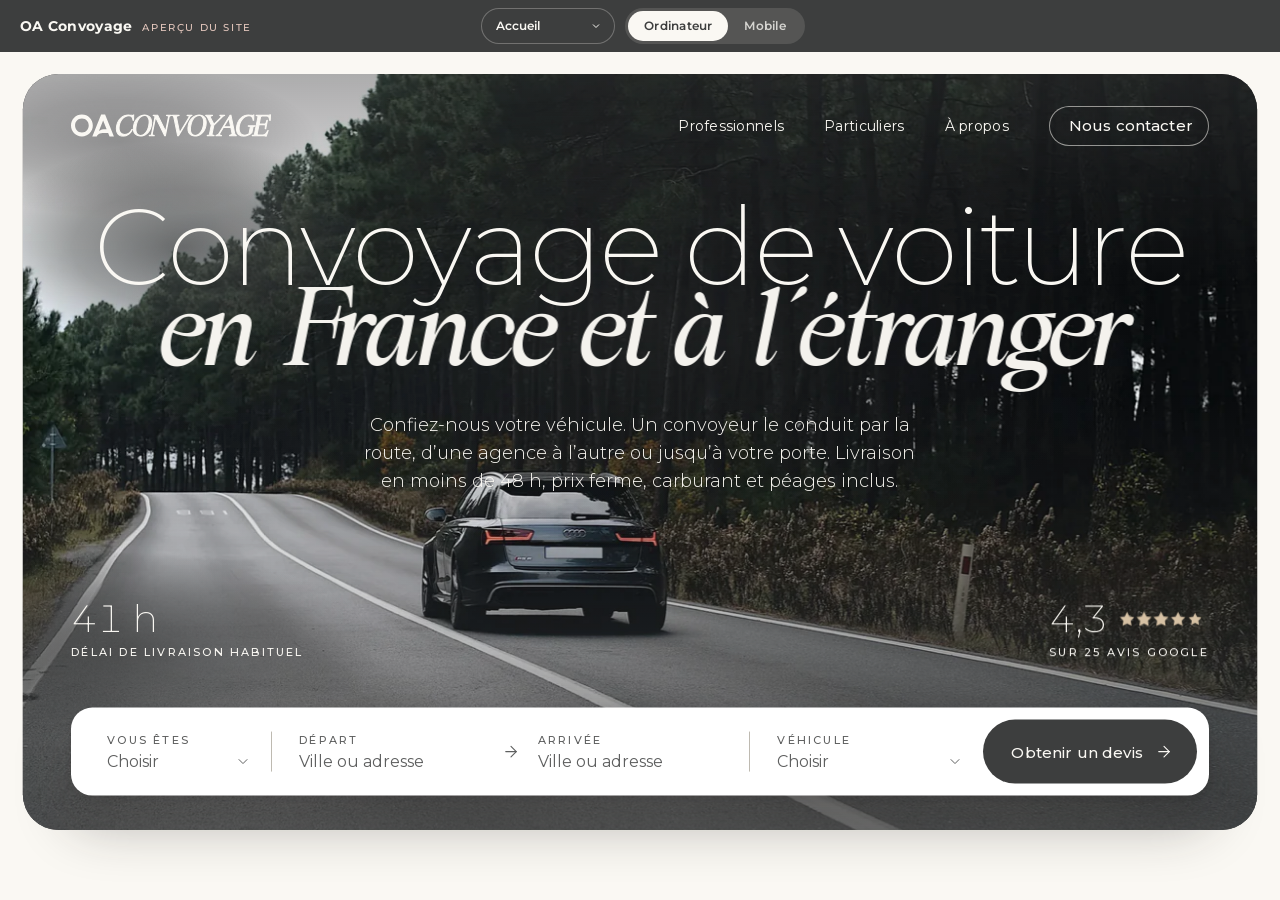
<file: index.html>
<!doctype html>
<html lang="fr">
<head>
<meta charset="utf-8">
<meta name="viewport" content="width=device-width, initial-scale=1, viewport-fit=cover">
<meta name="robots" content="noindex, nofollow">
<title>Aperçu du site OA Convoyage</title>
<meta name="description" content="Aperçu animé du futur site d’OA Convoyage, sur ordinateur et sur mobile.">
<link rel="icon" href="nouvelle/assets/svg/icone.svg" type="image/svg+xml">
<link rel="preconnect" href="https://fonts.googleapis.com"><link rel="preconnect" href="https://fonts.gstatic.com" crossorigin>
<link rel="stylesheet" href="https://fonts.googleapis.com/css2?family=Montserrat:wght@400;500;600;700&display=swap">
<link rel="stylesheet" href="apercu.css">
</head>
<body>
<header class="ap-barre">
  <p class="ap-marque"><b>OA Convoyage</b><span>Aperçu du site</span></p>
  <div class="ap-outils">
    <label class="ap-page"><span class="ap-sr">Page affichée</span><select id="ap-page">
      <option value="accueil">Accueil</option>
      <option value="professionnels">Professionnels</option>
      <option value="particuliers">Particuliers</option>
      <option value="a-propos">À propos</option>
      <option value="contact">Contact</option>
      <option value="convoyages">Convoyages</option>
    </select></label>
    <div class="ap-appareil" role="group" aria-label="Affichage">
      <button type="button" data-appareil="ordinateur" aria-pressed="true">Ordinateur</button>
      <button type="button" data-appareil="mobile" aria-pressed="false">Mobile</button>
    </div>
  </div>
</header>

<main class="ap-scene" data-appareil="ordinateur">
  <div class="ap-cadre"><iframe id="ap-site" title="Site OA Convoyage" src="about:blank"></iframe></div>
</main>

<div class="ap-anciennes" role="region" aria-label="Remarques gardées sur cet appareil" hidden>
  <p>Vous aviez noté <b class="ap-anciennes__nb"></b> sur cet appareil avec l’ancien outil. Envoyez-les-nous pour qu’elles ne se perdent pas.</p>
  <div><button type="button" class="ap-anciennes__envoi">Envoyer à HWS</button><button type="button" class="ap-anciennes__copie">Copier</button><button type="button" class="ap-anciennes__x" aria-label="Fermer">×</button></div>
</div>
<p class="ap-toast" role="status" hidden></p>
<script src="apercu.js"></script>
</body>
</html>
</file>
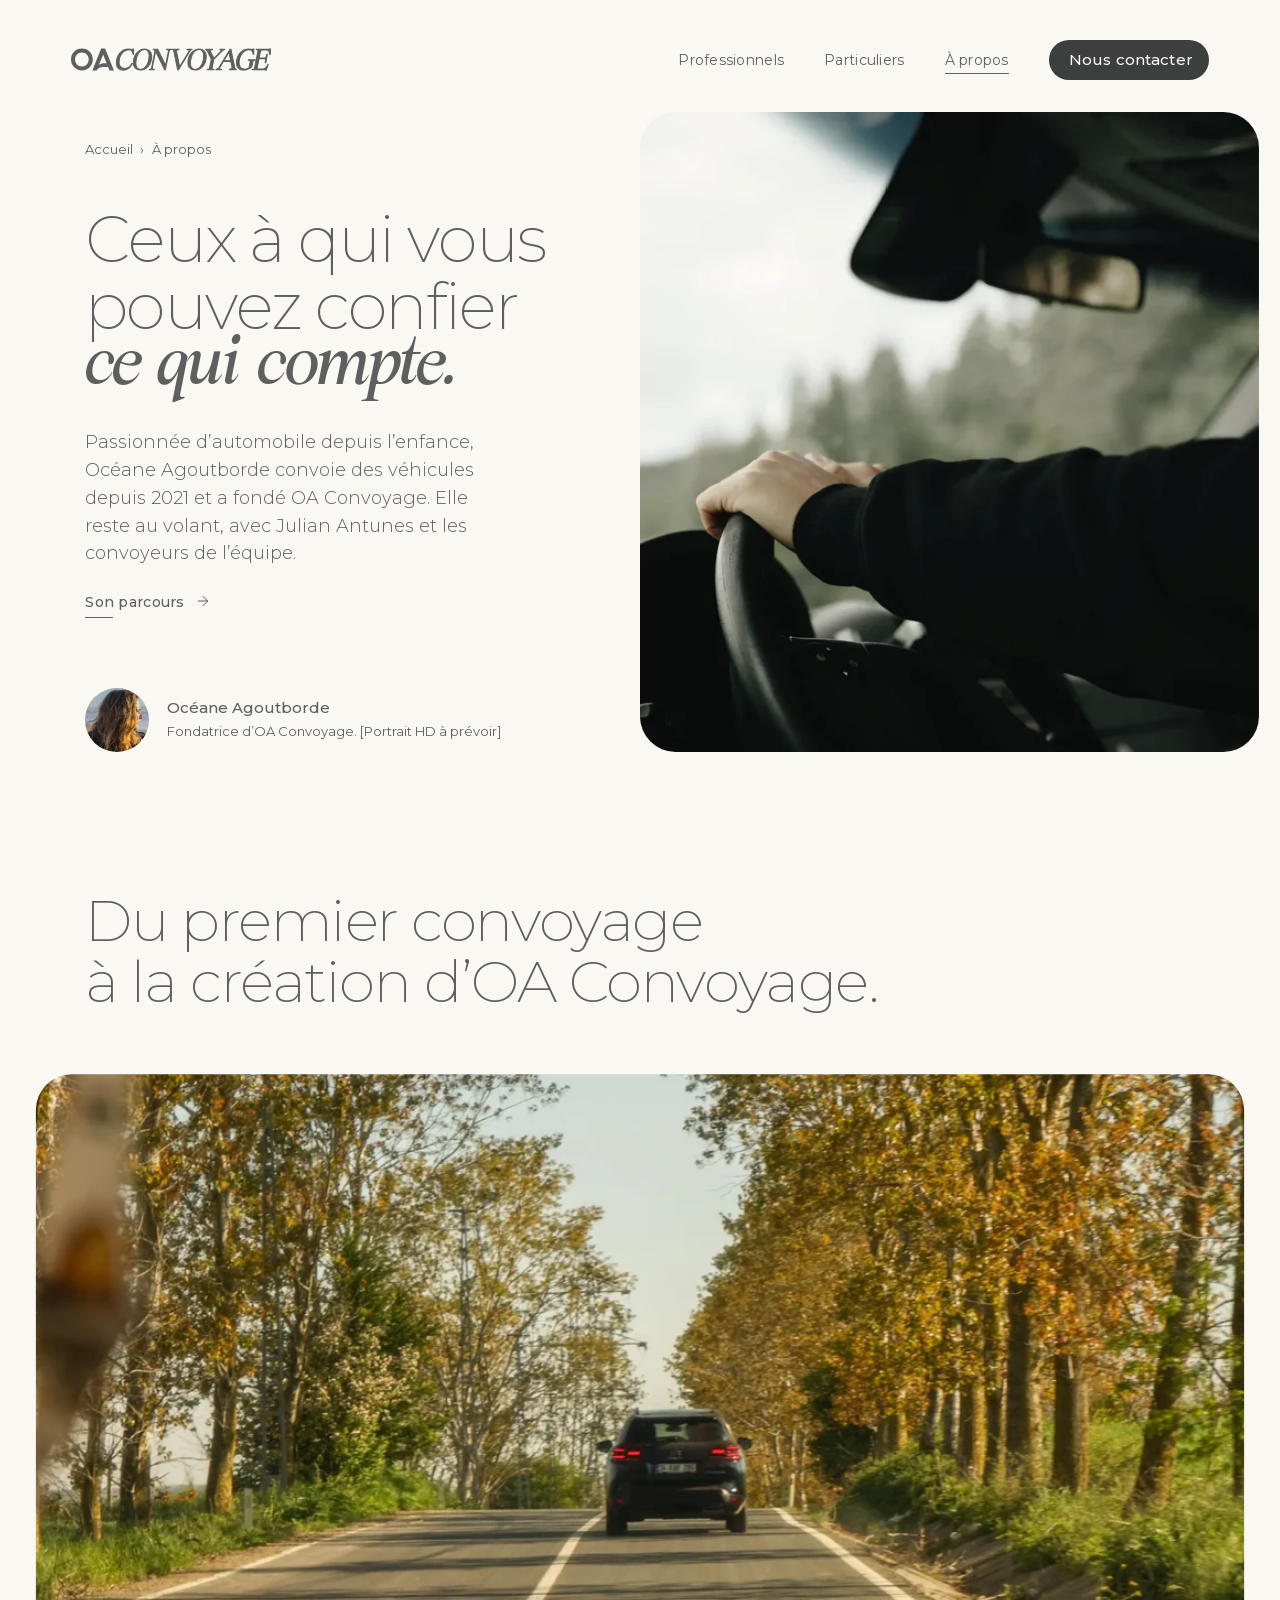
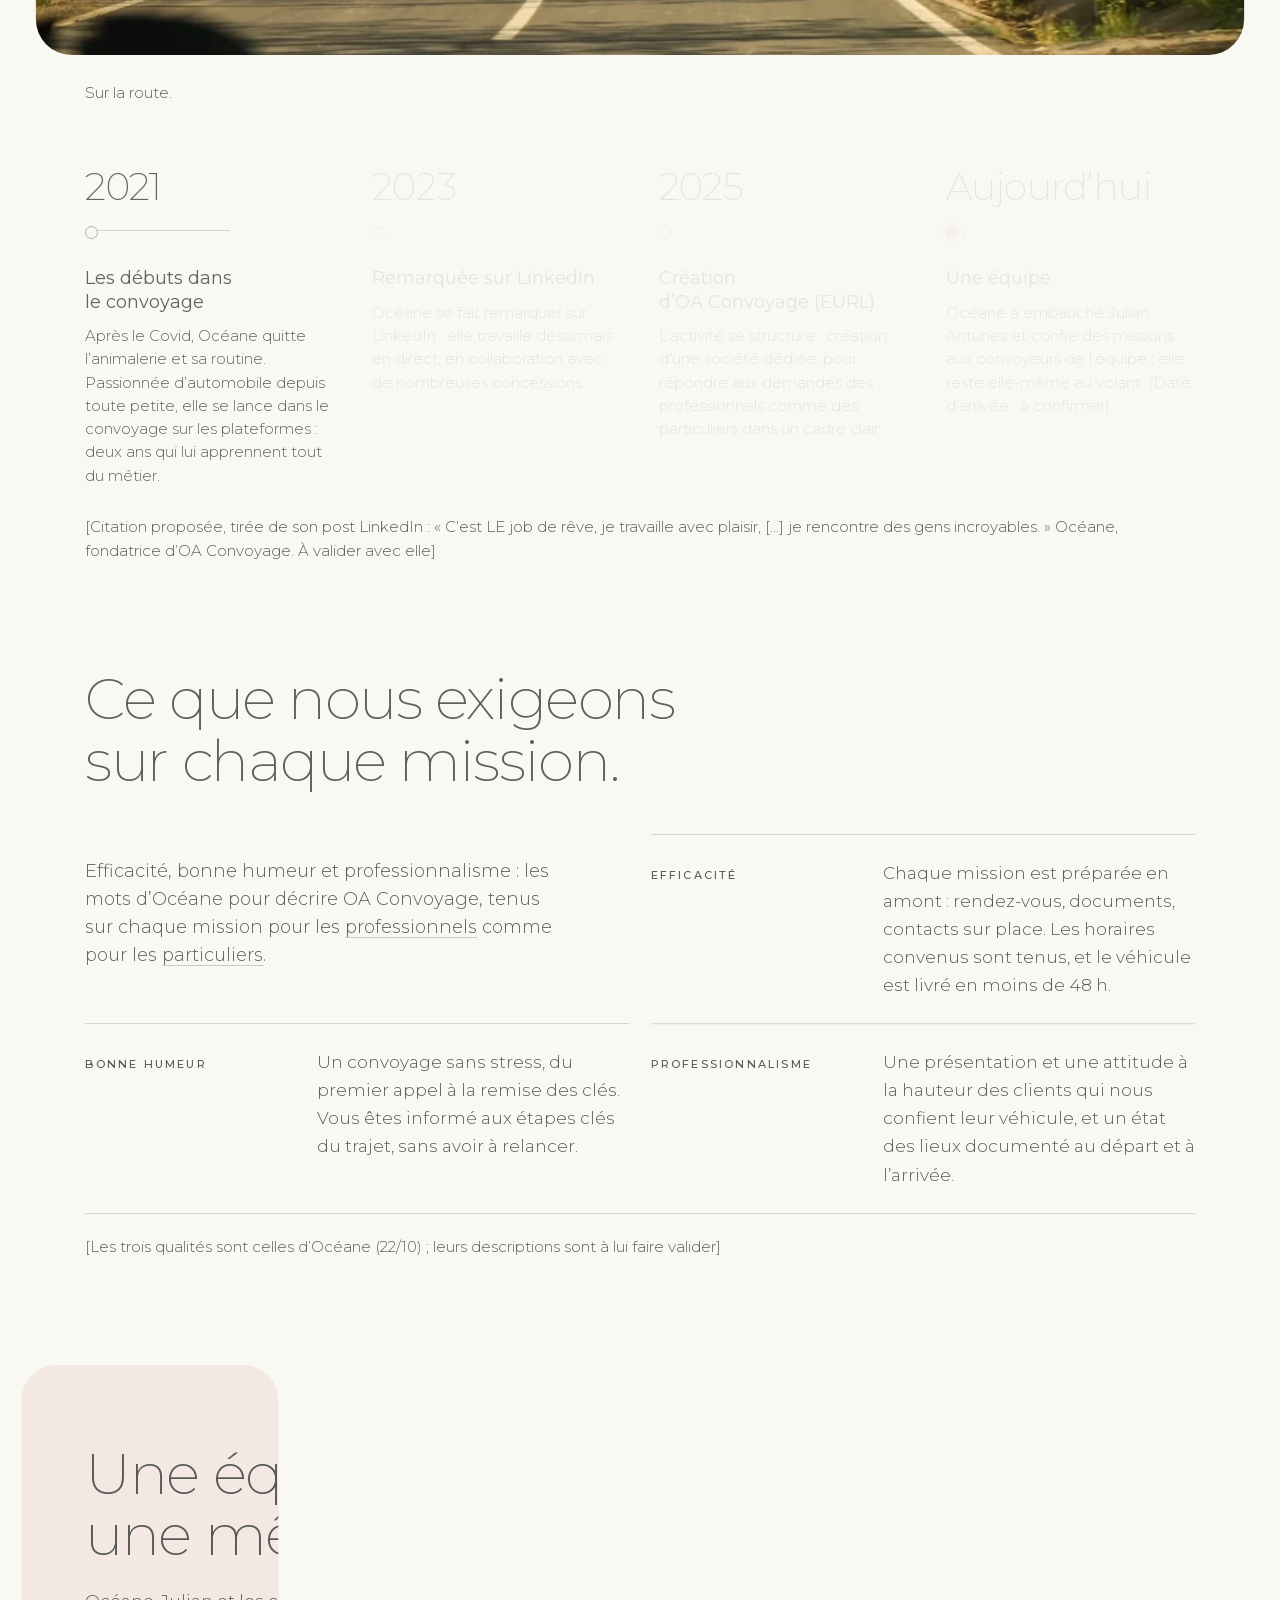
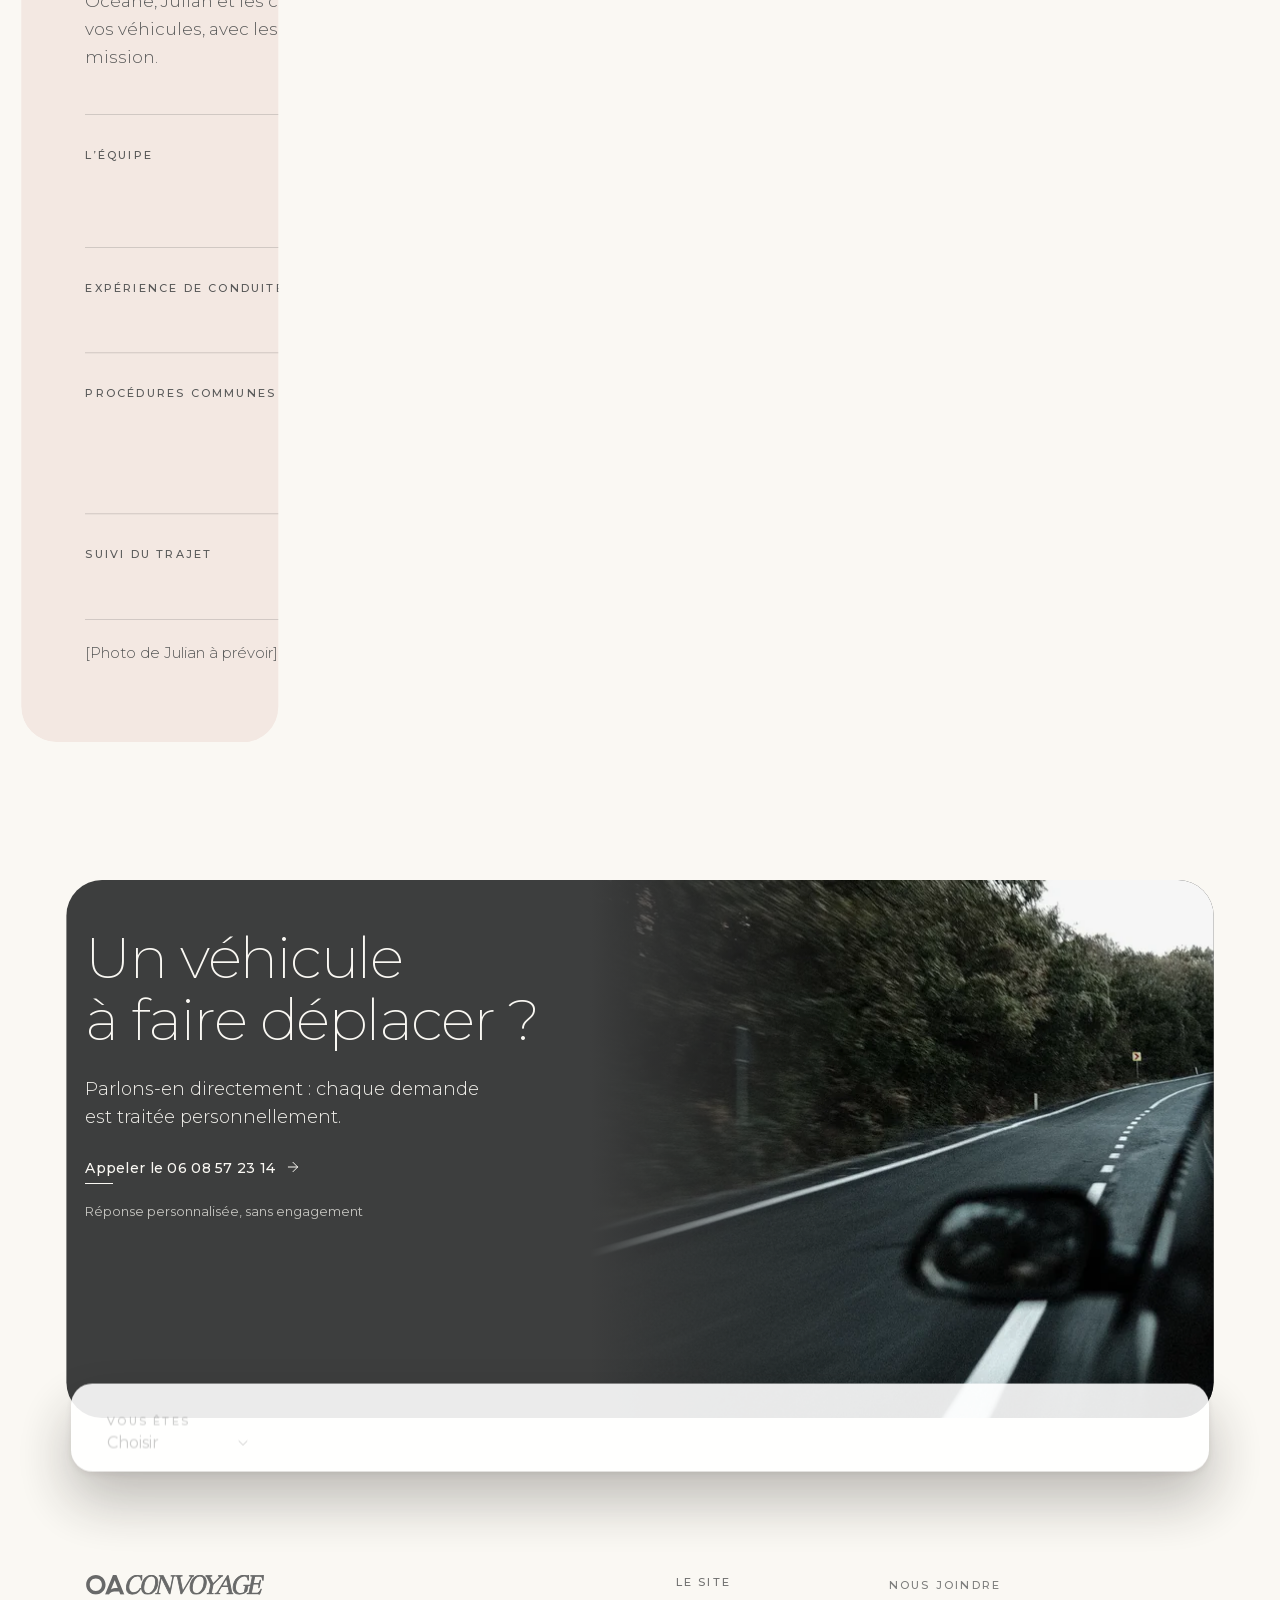
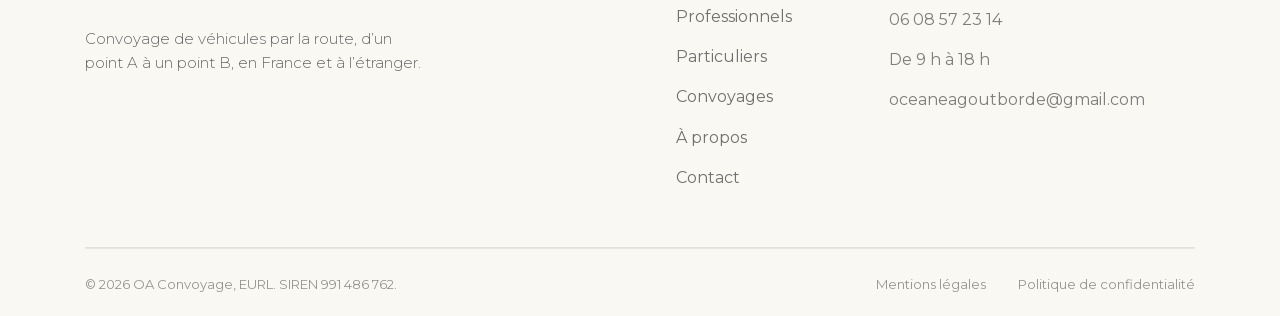
<file: nouvelle/a-propos.html>
<!doctype html>
<html lang="fr">
<head>
<meta charset="utf-8">
<meta name="viewport" content="width=device-width, initial-scale=1, viewport-fit=cover">
<title>À propos d’OA Convoyage, Océane Agoutborde et son équipe</title>
<meta name="description" content="Passionnée d’automobile, Océane Agoutborde convoie des véhicules depuis 2021 et a fondé OA Convoyage. Une équipe de convoyeurs, les mêmes procédures sur chaque mission.">
<meta name="robots" content="noindex, nofollow">
<meta name="theme-color" content="#faf8f3">
<link rel="icon" href="assets/svg/icone.svg" type="image/svg+xml">
<link rel="icon" href="assets/img/favicon-32.png" sizes="32x32" type="image/png">
<link rel="apple-touch-icon" href="assets/img/webclip-256.png">
<link rel="preload" href="assets/fonts/montserrat-latin.woff2" as="font" type="font/woff2" crossorigin>
<link rel="preload" href="assets/fonts/swarsh-daisy-italic.woff2" as="font" type="font/woff2" crossorigin>
<link rel="stylesheet" href="assets/css/main.css">
<script>(function(d){d.classList.add('js');if(!matchMedia('(prefers-reduced-motion: reduce)').matches){d.classList.add('anim');setTimeout(function(){d.classList.remove('anim')},3500)}})(document.documentElement)</script>
<script src="https://api-flowdesk.hws.pm/remarques.js" data-projet="pr-e3f974cdbcfcf78e87dd87f5c34ced4b" defer></script>
</head>
<body class="page page--a-propos" data-page="a-propos">
<a class="evitement" href="#contenu">Aller au contenu</a>
<header class="entete entete--clair" data-entete>
  <div class="entete__barre">
    <a class="entete__logo" href="accueil.html" aria-label="OA Convoyage, retour à l’accueil">
      <img class="entete__logo-img" src="assets/svg/logo-anthracite.svg" alt="" width="200" height="23">
    </a>
    <nav class="entete__nav" aria-label="Navigation principale">
      <a class="entete__lien" href="professionnels.html">Professionnels</a>
      <a class="entete__lien" href="particuliers.html">Particuliers</a>
      <a class="entete__lien" href="a-propos.html" aria-current="page">À propos</a>
      <a class="bouton bouton--s entete__cta" href="contact.html"><span class="bouton__libelle">Nous contacter</span></a>
    </nav>
    <button class="entete__menu" type="button" aria-expanded="false" aria-controls="menu-mobile" data-menu-ouvrir>
      <span class="sr">Ouvrir le menu</span>
      <svg viewBox="0 0 24 24" fill="none" stroke="currentColor" stroke-width="1.5" stroke-linecap="round" aria-hidden="true" focusable="false"><path class="entete__menu-l1" d="M4 8H20"/><path class="entete__menu-l2" d="M4 16H20"/></svg>
    </button>
  </div>
</header>

<main id="contenu">

  <!-- ===================================================== hero -->
  <section class="hero-public hero-public--apropos" data-hero-public aria-labelledby="hero-titre">
    <div class="hero-public__texte">
      <nav class="ariane" aria-label="Fil d’Ariane"><ol><li><a href="accueil.html">Accueil</a></li><li aria-current="page">À propos</li></ol></nav>
      <h1 class="hero-public__titre" id="hero-titre"><span class="t-titre1 hero-public__ligne">Ceux à qui vous<br class="br-d"> pouvez confier</span> <span class="t-accent-m hero-public__accent" data-script>ce qui compte.</span></h1>
      <p class="t-chapo hero-public__chapo hero-public__chapo--large">Passionnée d’automobile depuis l’enfance, Océane Agoutborde convoie des véhicules depuis 2021 et a fondé OA Convoyage. Elle reste au volant, avec Julian Antunes et les convoyeurs de l’équipe.</p>
      <a class="lien lien--sombre hero-public__lien" href="#parcours"><span class="lien__ligne"><span class="lien__libelle">Son parcours</span><svg class="icone icone--fleche lien__fleche" viewBox="0 0 24 24" fill="none" stroke="currentColor" stroke-width="1.5" stroke-linecap="round" stroke-linejoin="round" aria-hidden="true" focusable="false"><path d="M5 12H19"/><path d="M12 5L19 12L12 19"/></svg>
</span><span class="lien__trait" aria-hidden="true"></span></a>

    </div>
    <picture class="photo hero-public__photo"><source media="(max-width: 767px)" srcset="assets/img/apropos-hero-m.webp"><img src="assets/img/apropos-hero-d.webp" srcset="assets/img/apropos-hero-d-480.webp 480w, assets/img/apropos-hero-d-640.webp 640w, assets/img/apropos-hero-d-800.webp 800w, assets/img/apropos-hero-d-960.webp 960w, assets/img/apropos-hero-d.webp 1392w" sizes="(max-width: 991px) calc(100vw - 32px), (min-width: 1920px) 928px, 48.33vw" alt="Main posée sur le volant, forêt à la vitre." width="696" height="720" loading="eager" decoding="async" fetchpriority=high></picture>

    <div class="signature hero-public__signature">
  <img class="signature__portrait" src="assets/img/portrait-signature.webp" alt="Portrait d’Océane Agoutborde" width="64" height="64" loading="lazy" decoding="async">
  <div class="signature__texte"><span class="signature__nom">Océane Agoutborde</span><span class="signature__role">Fondatrice d’OA Convoyage. [Portrait HD à prévoir]</span></div>
</div>

  </section>

  <!-- ============================================== son parcours -->
  <section class="parcours" id="parcours" aria-labelledby="parcours-titre">
    <h2 class="t-titre2 parcours__titre" id="parcours-titre" data-lignes>Du premier convoyage<br class="br-d"> à la création d’OA&nbsp;Convoyage.</h2>
    <figure class="parcours__planche">
      <picture class="photo parcours__photo encastre"><source media="(max-width: 767px)" srcset="assets/img/apropos-route-m.webp"><img src="assets/img/apropos-route-d.webp" srcset="assets/img/apropos-route-d-480.webp 480w, assets/img/apropos-route-d-640.webp 640w, assets/img/apropos-route-d-800.webp 800w, assets/img/apropos-route-d-960.webp 960w, assets/img/apropos-route-d-1280.webp 1280w, assets/img/apropos-route-d-1440.webp 1440w, assets/img/apropos-route-d-1600.webp 1600w, assets/img/apropos-route-d-1920.webp 1920w, assets/img/apropos-route-d-2400.webp 2400w, assets/img/apropos-route-d.webp 2784w" sizes="(max-width: 991px) calc(100vw - 32px), (min-width: 1920px) 1856px, 96.67vw" alt="Route bordée d’arbres d’automne, vue depuis l’habitacle." width="1392" height="680" loading="lazy" decoding="async"></picture>

      <figcaption class="legende parcours__legende">Sur la route.</figcaption>
    </figure>
    <div class="parcours__route" data-piste="jalons">
      <ol class="jalons" data-jalons>
        <li class="jalons__filet" aria-hidden="true"></li>
        <li class="jalon jalon--passe" data-jalon data-carte>
  <span class="jalon__annee">2021</span>
  <span class="jalon__repere" aria-hidden="true"><span class="jalon__halo"></span><span class="jalon__anneau"></span></span>
  <h3 class="jalon__titre">Les débuts dans le convoyage</h3>
  <p class="jalon__texte">Après le Covid, Océane quitte l’animalerie et sa routine. Passionnée d’automobile depuis toute petite, elle se lance dans le convoyage sur les plateformes&nbsp;: deux ans qui lui apprennent tout du métier.</p>
</li>

        <li class="jalon jalon--passe" data-jalon data-carte>
  <span class="jalon__annee">2023</span>
  <span class="jalon__repere" aria-hidden="true"><span class="jalon__halo"></span><span class="jalon__anneau"></span></span>
  <h3 class="jalon__titre">Remarquée sur LinkedIn</h3>
  <p class="jalon__texte">Océane se fait remarquer sur LinkedIn&nbsp;: elle travaille désormais en direct, en collaboration avec de nombreuses concessions.</p>
</li>

        <li class="jalon jalon--passe" data-jalon data-carte>
  <span class="jalon__annee">2025</span>
  <span class="jalon__repere" aria-hidden="true"><span class="jalon__halo"></span><span class="jalon__anneau"></span></span>
  <h3 class="jalon__titre">Création d’OA&nbsp;Convoyage (EURL)</h3>
  <p class="jalon__texte">L’activité se structure&nbsp;: création d’une société dédiée, pour répondre aux demandes des professionnels comme des particuliers dans un cadre clair.</p>
</li>

        <li class="jalon jalon--aujourdhui" data-jalon data-carte>
  <span class="jalon__annee">Aujourd’hui</span>
  <span class="jalon__repere" aria-hidden="true"><span class="jalon__halo"></span><span class="jalon__anneau"></span></span>
  <h3 class="jalon__titre">Une équipe</h3>
  <p class="jalon__texte">Océane a embauché Julian Antunes et confie des missions aux convoyeurs de l’équipe&nbsp;; elle reste elle-même au volant. [Date d’arrivée&nbsp;: à confirmer]</p>
</li>

      </ol>
    </div>
    <div class="defilement defilement--sombre parcours__defilement" data-defilement="jalons">
  <button class="defilement__bouton" type="button" data-prec aria-label="Étape précédente"><svg class="icone icone--fleche-g " viewBox="0 0 24 24" fill="none" stroke="currentColor" stroke-width="1.5" stroke-linecap="round" stroke-linejoin="round" aria-hidden="true" focusable="false"><path d="M19 12H5"/><path d="M12 19L5 12L12 5"/></svg>
</button>
  <span class="defilement__position" aria-live="polite"><span data-pos>1</span>&nbsp;/&nbsp;<span data-total>4</span></span>
  <button class="defilement__bouton" type="button" data-suiv aria-label="Étape suivante"><svg class="icone icone--fleche " viewBox="0 0 24 24" fill="none" stroke="currentColor" stroke-width="1.5" stroke-linecap="round" stroke-linejoin="round" aria-hidden="true" focusable="false"><path d="M5 12H19"/><path d="M12 5L19 12L12 19"/></svg>
</button>
</div>

    <p class="crochet parcours__crochet">[Citation proposée, tirée de son post LinkedIn&nbsp;: «&nbsp;C’est LE job de rêve, je travaille avec plaisir, […] je rencontre des gens incroyables.&nbsp;» Océane, fondatrice d’OA Convoyage. À valider avec elle]</p>
  </section>

  <!-- ============================================ notre exigence -->
  <section class="exigence" aria-labelledby="exigence-titre">
    <h2 class="t-titre2 exigence__titre" id="exigence-titre" data-lignes>Ce que nous exigeons<br class="br-d"> sur chaque mission.</h2>
    <dl class="fiche exigence__grille">
      <div class="exigence__intro"><p class="t-chapo">Efficacité, bonne humeur et professionnalisme&nbsp;: les mots d’Océane pour décrire OA Convoyage, tenus sur chaque mission pour les <a class="lien-texte" href="professionnels.html">professionnels</a> comme pour les <a class="lien-texte" href="particuliers.html">particuliers</a>.</p></div>
      <div class="ligne-fiche "><dt class="ligne-fiche__libelle">Efficacité</dt><dd class="ligne-fiche__valeur">Chaque mission est préparée en amont&nbsp;: rendez-vous, documents, contacts sur place. Les horaires convenus sont tenus, et le véhicule est livré en moins de 48&nbsp;h.</dd></div>

      <div class="ligne-fiche "><dt class="ligne-fiche__libelle">Bonne humeur</dt><dd class="ligne-fiche__valeur">Un convoyage sans stress, du premier appel à la remise des clés. Vous êtes informé aux étapes clés du trajet, sans avoir à relancer.</dd></div>

      <div class="ligne-fiche "><dt class="ligne-fiche__libelle">Professionnalisme</dt><dd class="ligne-fiche__valeur">Une présentation et une attitude à la hauteur des clients qui nous confient leur véhicule, et un état des lieux documenté au départ et à l’arrivée.</dd></div>

    </dl>
    <p class="crochet exigence__crochet">[Les trois qualités sont celles d’Océane (22/10)&nbsp;; leurs descriptions sont à lui faire valider]</p>
  </section>

  <!-- ================================================== l'équipe -->
  <section class="equipe-ap encastre sur-doux" data-equipe-ap aria-labelledby="equipe-titre">
    <div class="equipe-ap__texte">
      <h2 class="t-titre2 equipe-ap__titre" id="equipe-titre" data-lignes>Une équipe,<br> une même exigence.</h2>
      <p class="t-corps-l equipe-ap__intro">Océane, Julian et les convoyeurs de l’équipe conduisent vos véhicules, avec les mêmes procédures sur chaque mission.</p>
    </div>
    <div class="equipe-ap__portrait">
      <img src="assets/img/portrait-equipe.webp" alt="Portrait d’Océane Agoutborde, fondatrice d’OA Convoyage." width="240" height="320" loading="lazy" decoding="async">
      <p class="equipe-ap__legende"><span class="t-nom">Océane Agoutborde</span><span class="t-corps">Fondatrice et convoyeuse</span><span class="crochet">[Portrait HD à prévoir]</span></p>
    </div>
    <dl class="fiche equipe-ap__engagements">
      <div class="ligne-fiche "><dt class="ligne-fiche__libelle">L’équipe</dt><dd class="ligne-fiche__valeur">Océane, la fondatrice, Julian Antunes et les convoyeurs de l’équipe.</dd></div>

      <div class="ligne-fiche "><dt class="ligne-fiche__libelle">Expérience de conduite</dt><dd class="ligne-fiche__valeur">[Ancienneté de permis et expérience exigées à confirmer]</dd></div>

      <div class="ligne-fiche "><dt class="ligne-fiche__libelle">Procédures communes</dt><dd class="ligne-fiche__valeur">Même préparation, même état des lieux documenté, même communication sur chaque mission.</dd></div>

      <div class="ligne-fiche "><dt class="ligne-fiche__libelle">Suivi du trajet</dt><dd class="ligne-fiche__valeur">Vous êtes informé aux étapes clés, du départ à la livraison.</dd></div>

    </dl>
    <p class="crochet equipe-ap__crochet">[Photo de Julian à prévoir]</p>
  </section>

  <!-- ====================================================== fin -->
  <section class="fin fin--apropos" data-fin aria-labelledby="fin-titre">
    <div class="fin__panneau encastre sur-nuit">
      <picture class="photo fin__photo"><source media="(max-width: 767px)" srcset="assets/img/apropos-fin-route-m.webp"><img src="assets/img/apropos-fin-route-d.webp" srcset="assets/img/apropos-fin-route-d-480.webp 480w, assets/img/apropos-fin-route-d-640.webp 640w, assets/img/apropos-fin-route-d-800.webp 800w, assets/img/apropos-fin-route-d-960.webp 960w, assets/img/apropos-fin-route-d-1280.webp 1280w, assets/img/apropos-fin-route-d.webp 1504w" sizes="(max-width: 991px) 78vw, (min-width: 1920px) 1003px, 52.22vw" alt="Route bordée d’arbres, vue depuis la vitre d’une voiture en mouvement, rétroviseur au premier plan." width="752" height="640" loading="lazy" decoding="async"></picture>

      <span class="fin__fondu" aria-hidden="true"></span>
      <div class="fin__texte">
        <h2 class="t-titre2" id="fin-titre" data-lignes>Un véhicule<br class="br-d"> à faire déplacer&nbsp;?</h2>
        <p class="t-chapo fin__chapo" data-monte>Parlons-en directement&nbsp;: chaque demande est traitée personnellement.</p>
        <a class="lien lien--clair fin__appel" href="tel:+33608572314"><span class="lien__ligne"><span class="lien__libelle">Appeler le 06&nbsp;08&nbsp;57&nbsp;23&nbsp;14</span><svg class="icone icone--fleche lien__fleche" viewBox="0 0 24 24" fill="none" stroke="currentColor" stroke-width="1.5" stroke-linecap="round" stroke-linejoin="round" aria-hidden="true" focusable="false"><path d="M5 12H19"/><path d="M12 5L19 12L12 19"/></svg>
</span><span class="lien__trait" aria-hidden="true"></span></a>

        <p class="fin__mention">Réponse personnalisée, sans engagement</p>
      </div>
    </div>
    <form class="barre fin__barre" action="contact.html" method="get" data-barre="vide" novalidate>
  <input type="hidden" name="source" value="a-propos-fin">
  <div class="barre__champ barre__champ--liste barre__champ--profil">
    <label class="barre__etiquette" for="fin-profil">Vous êtes</label>
    <span class="barre__valeur"><select class="barre__saisie" id="fin-profil" name="profil" data-exemple=""><option value="" hidden>Choisir</option><option value="pro">Professionnel</option><option value="part">Particulier</option></select><svg class="icone icone--chevron barre__chevron" viewBox="0 0 24 24" fill="none" stroke="currentColor" stroke-width="1.5" stroke-linecap="round" stroke-linejoin="round" aria-hidden="true" focusable="false"><path d="M6 9L12 15L18 9"/></svg>
</span>
  </div>
  <div class="barre__champ barre__champ--depart">
    <label class="barre__etiquette" for="fin-depart">Départ</label>
    <span class="barre__valeur"><input class="barre__saisie" id="fin-depart" name="depart" type="text" placeholder="Ville ou adresse" value="" data-exemple="" autocomplete="off"></span>
  </div>
  <svg class="icone icone--fleche barre__vers" viewBox="0 0 24 24" fill="none" stroke="currentColor" stroke-width="1.5" stroke-linecap="round" stroke-linejoin="round" aria-hidden="true" focusable="false"><path d="M5 12H19"/><path d="M12 5L19 12L12 19"/></svg>

  <div class="barre__champ barre__champ--arrivee">
    <label class="barre__etiquette" for="fin-arrivee">Arrivée</label>
    <span class="barre__valeur"><input class="barre__saisie" id="fin-arrivee" name="arrivee" type="text" placeholder="Ville ou adresse" value="" data-exemple="" autocomplete="off"></span>
  </div>
  <div class="barre__champ barre__champ--liste barre__champ--vehicule">
    <label class="barre__etiquette" for="fin-vehicule">Véhicule</label>
    <span class="barre__valeur"><select class="barre__saisie" id="fin-vehicule" name="vehicule" data-exemple=""><option value="" disabled selected hidden>Choisir</option><option value="citadine">Citadine ou berline</option><option value="suv">SUV ou monospace</option><option value="utilitaire">Utilitaire</option><option value="autre">Autre</option></select><svg class="icone icone--chevron barre__chevron" viewBox="0 0 24 24" fill="none" stroke="currentColor" stroke-width="1.5" stroke-linecap="round" stroke-linejoin="round" aria-hidden="true" focusable="false"><path d="M6 9L12 15L18 9"/></svg>
</span>
  </div>
  <button class="bouton bouton--l barre__envoi" type="submit"><span class="bouton__libelle">Obtenir un devis</span><svg class="icone icone--fleche bouton__fleche" viewBox="0 0 24 24" fill="none" stroke="currentColor" stroke-width="1.5" stroke-linecap="round" stroke-linejoin="round" aria-hidden="true" focusable="false"><path d="M5 12H19"/><path d="M12 5L19 12L12 19"/></svg>
</button>
</form>

  </section>
</main>

<footer class="pied" data-pied>
  <div class="pied__haut">
    <div class="pied__marque">
      <a class="pied__logo" href="accueil.html" aria-label="OA Convoyage, retour à l’accueil"><img src="assets/svg/logo-anthracite.svg" alt="" width="180" height="20"></a>
      <p class="pied__presentation">Convoyage de véhicules par la route, d’un point A à un point B, en France et à l’étranger.</p>
    </div>
    <nav class="pied__colonne" aria-label="Le site">
      <h2 class="pied__titre">Le site</h2>
      <a href="professionnels.html">Professionnels</a>
      <a href="particuliers.html">Particuliers</a>
      <a href="convoyages.html">Convoyages</a>
      <a href="a-propos.html">À propos</a>
      <a href="contact.html">Contact</a>
    </nav>
    <div class="pied__colonne pied__colonne--joindre">
      <h2 class="pied__titre">Nous joindre</h2>
      <a href="tel:+33608572314">06&nbsp;08&nbsp;57&nbsp;23&nbsp;14</a>
      <span>De 9&nbsp;h à 18&nbsp;h</span>
      <a href="mailto:oceaneagoutborde@gmail.com">oceaneagoutborde@gmail.com</a>
    </div>
  </div>
  <div class="pied__bas">
    <p class="pied__legal">© 2026 OA Convoyage, EURL. SIREN 991&nbsp;486&nbsp;762.</p>
    <p class="pied__liens"><a href="#">Mentions légales</a><a href="#">Politique de confidentialité</a></p>
  </div>
</footer>

<div class="barre-action" data-barre-action aria-hidden="true">
  <a class="barre-action__appel" href="tel:+33608572314" tabindex="-1"><svg class="icone icone--tel " viewBox="0 0 24 24" fill="none" stroke="currentColor" stroke-width="1.5" stroke-linecap="round" stroke-linejoin="round" aria-hidden="true" focusable="false"><path d="M14.45 16.66a1 1 0 0 1-.65-.06A13.6 13.6 0 0 1 7.4 10.2a1 1 0 0 1 .3-1.2l.5-.4A2 2 0 0 0 9 7V4a2 2 0 0 0-2-2H4a2 2 0 0 0-2 2 18 18 0 0 0 18 18 2 2 0 0 0 2-2v-3a2 2 0 0 0-2-2h-3a2 2 0 0 0-1.6.8l-.4.5a1 1 0 0 1-.55.36z"/></svg>
<span>Appeler</span></a>
  <a class="bouton bouton--s barre-action__devis" href="contact.html" tabindex="-1"><span class="bouton__libelle">Obtenir un devis</span><svg class="icone icone--fleche bouton__fleche" viewBox="0 0 24 24" fill="none" stroke="currentColor" stroke-width="1.5" stroke-linecap="round" stroke-linejoin="round" aria-hidden="true" focusable="false"><path d="M5 12H19"/><path d="M12 5L19 12L12 19"/></svg>
</a>
</div>

<div class="menu-mobile" id="menu-mobile" data-menu role="dialog" aria-modal="true" aria-label="Menu" hidden>
  <div class="menu-mobile__panneau">
    <div class="menu-mobile__haut">
      <img class="menu-mobile__logo" src="assets/svg/logo-creme.svg" alt="OA Convoyage" width="150" height="17">
      <button class="menu-mobile__fermer" type="button" data-menu-fermer><span class="sr">Fermer le menu</span><svg viewBox="0 0 24 24" fill="none" stroke="currentColor" stroke-width="1.5" stroke-linecap="round" aria-hidden="true" focusable="false"><path d="M6 6L18 18"/><path d="M18 6L6 18"/></svg></button>
    </div>
    <nav class="menu-mobile__nav" aria-label="Menu">
      <a href="accueil.html">Accueil</a>
      <a href="professionnels.html">Professionnels</a>
      <a href="particuliers.html">Particuliers</a>
      <a href="a-propos.html" aria-current="page">À propos</a>
    </nav>
    <div class="menu-mobile__bas">
      <a class="bouton bouton--l bouton--contour menu-mobile__cta" href="contact.html"><span class="bouton__libelle">Nous contacter</span><svg class="icone icone--fleche bouton__fleche" viewBox="0 0 24 24" fill="none" stroke="currentColor" stroke-width="1.5" stroke-linecap="round" stroke-linejoin="round" aria-hidden="true" focusable="false"><path d="M5 12H19"/><path d="M12 5L19 12L12 19"/></svg>
</a>
      <a class="menu-mobile__tel" href="tel:+33608572314">06&nbsp;08&nbsp;57&nbsp;23&nbsp;14</a>
      <span class="menu-mobile__mention">En France et à l’étranger</span>
    </div>
  </div>
</div>

<script src="assets/vendor/gsap.min.js" defer></script>
<script src="assets/vendor/ScrollTrigger.min.js" defer></script>
<script src="assets/vendor/SplitText.min.js" defer></script>
<script src="assets/vendor/lenis.min.js" defer></script>
<script src="assets/js/main.js" defer></script>
</body>
</html>
</file>
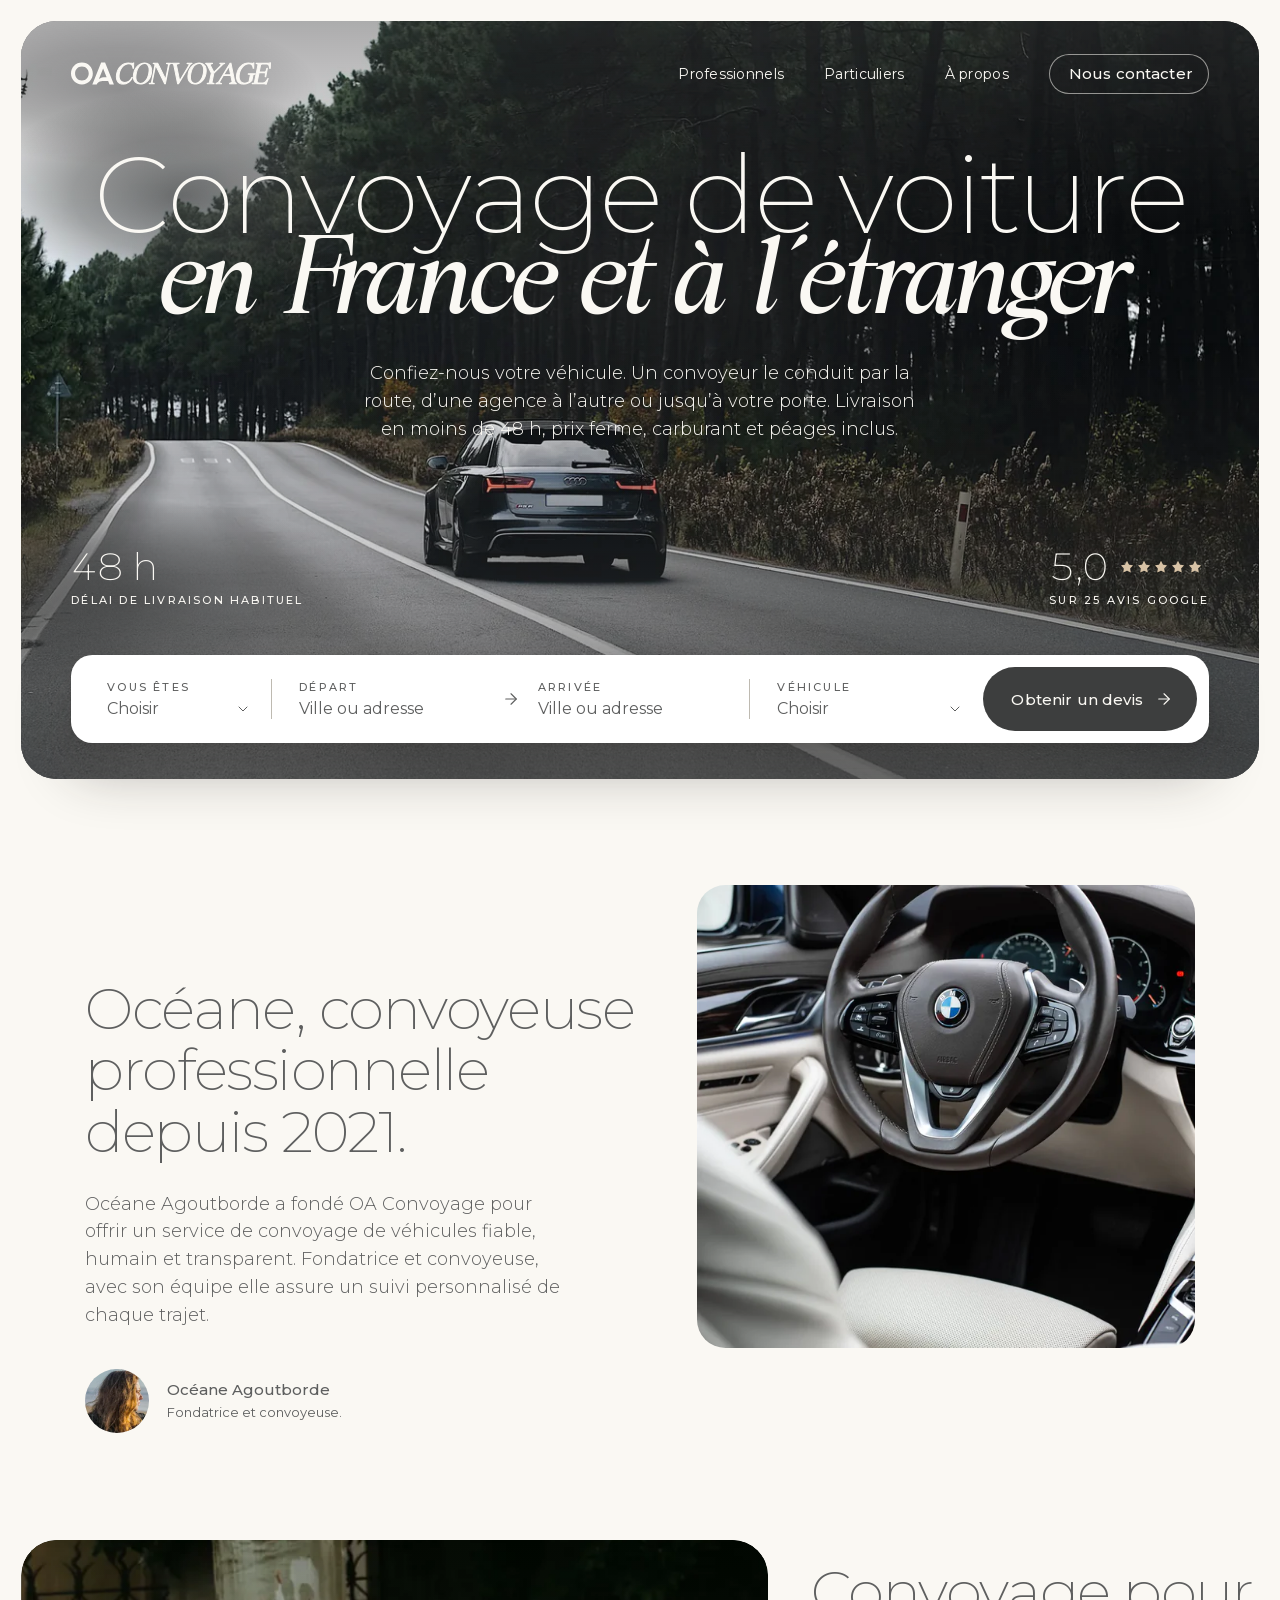
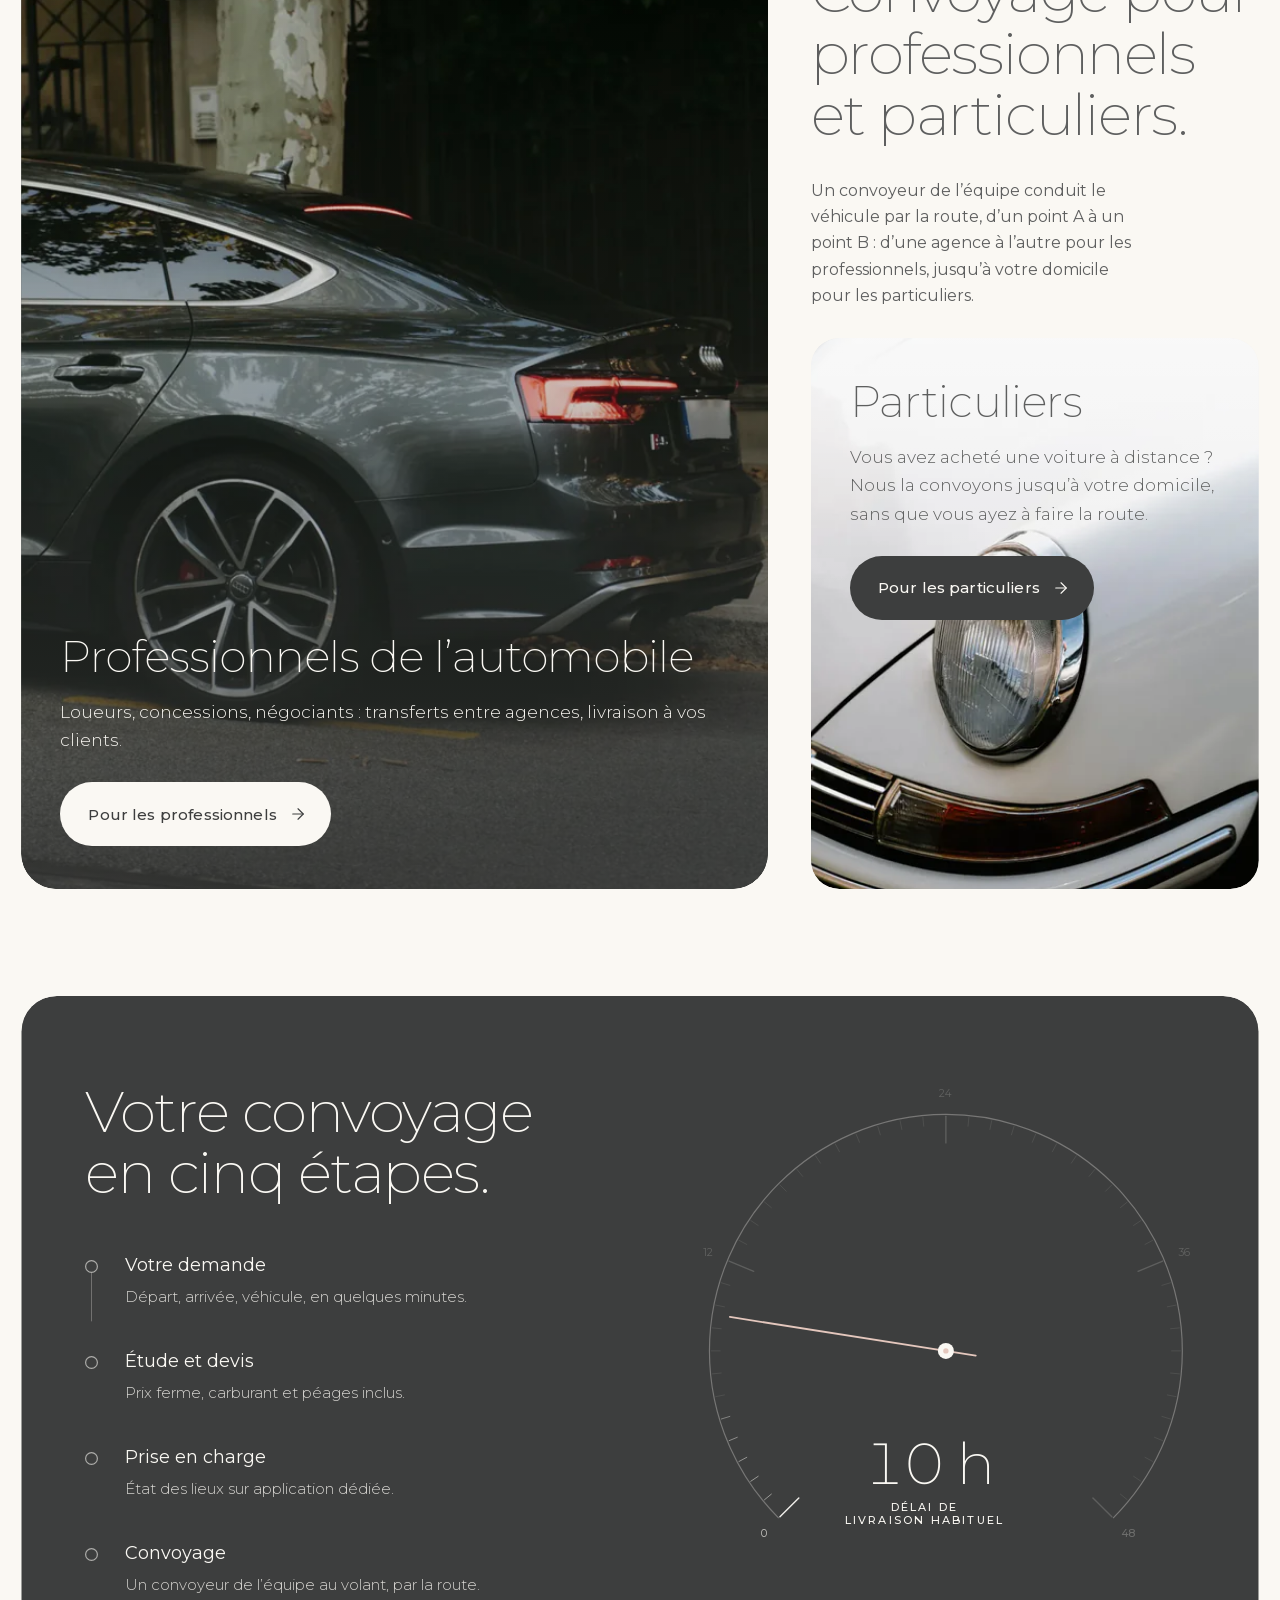
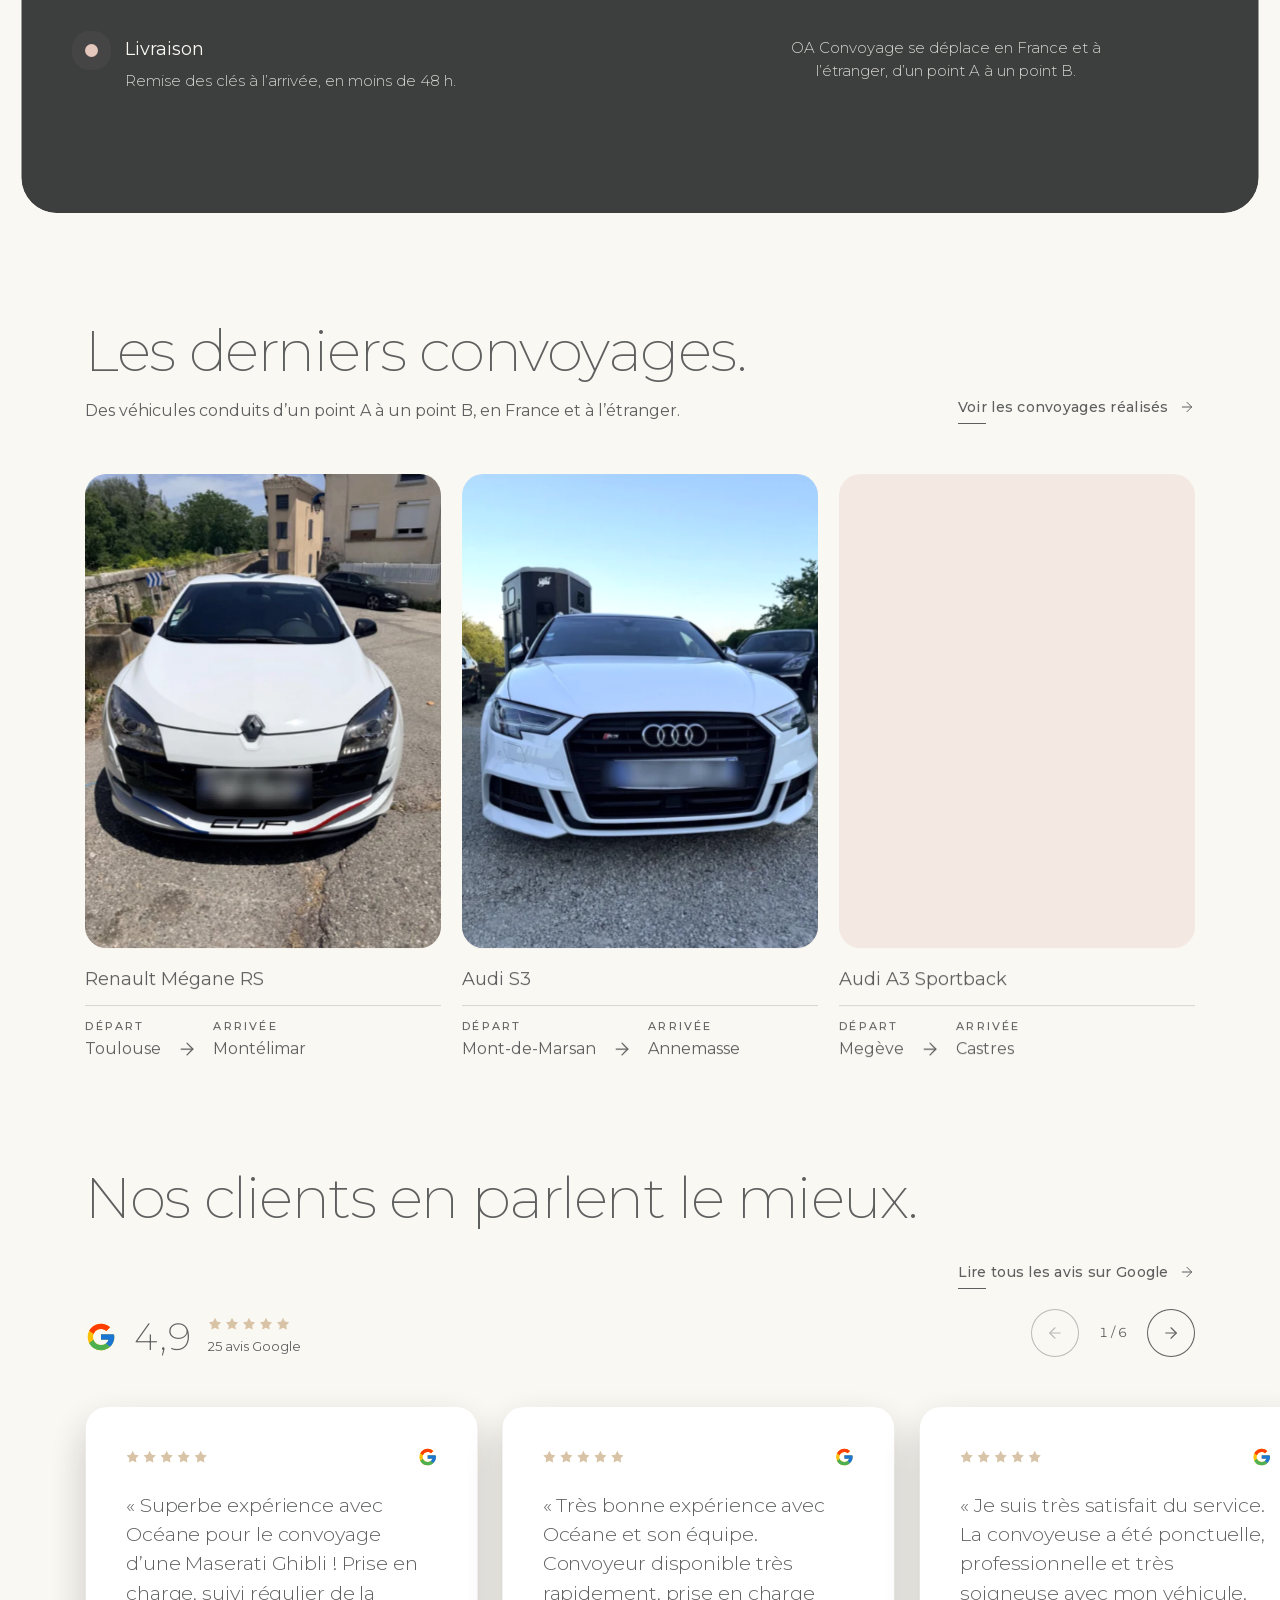
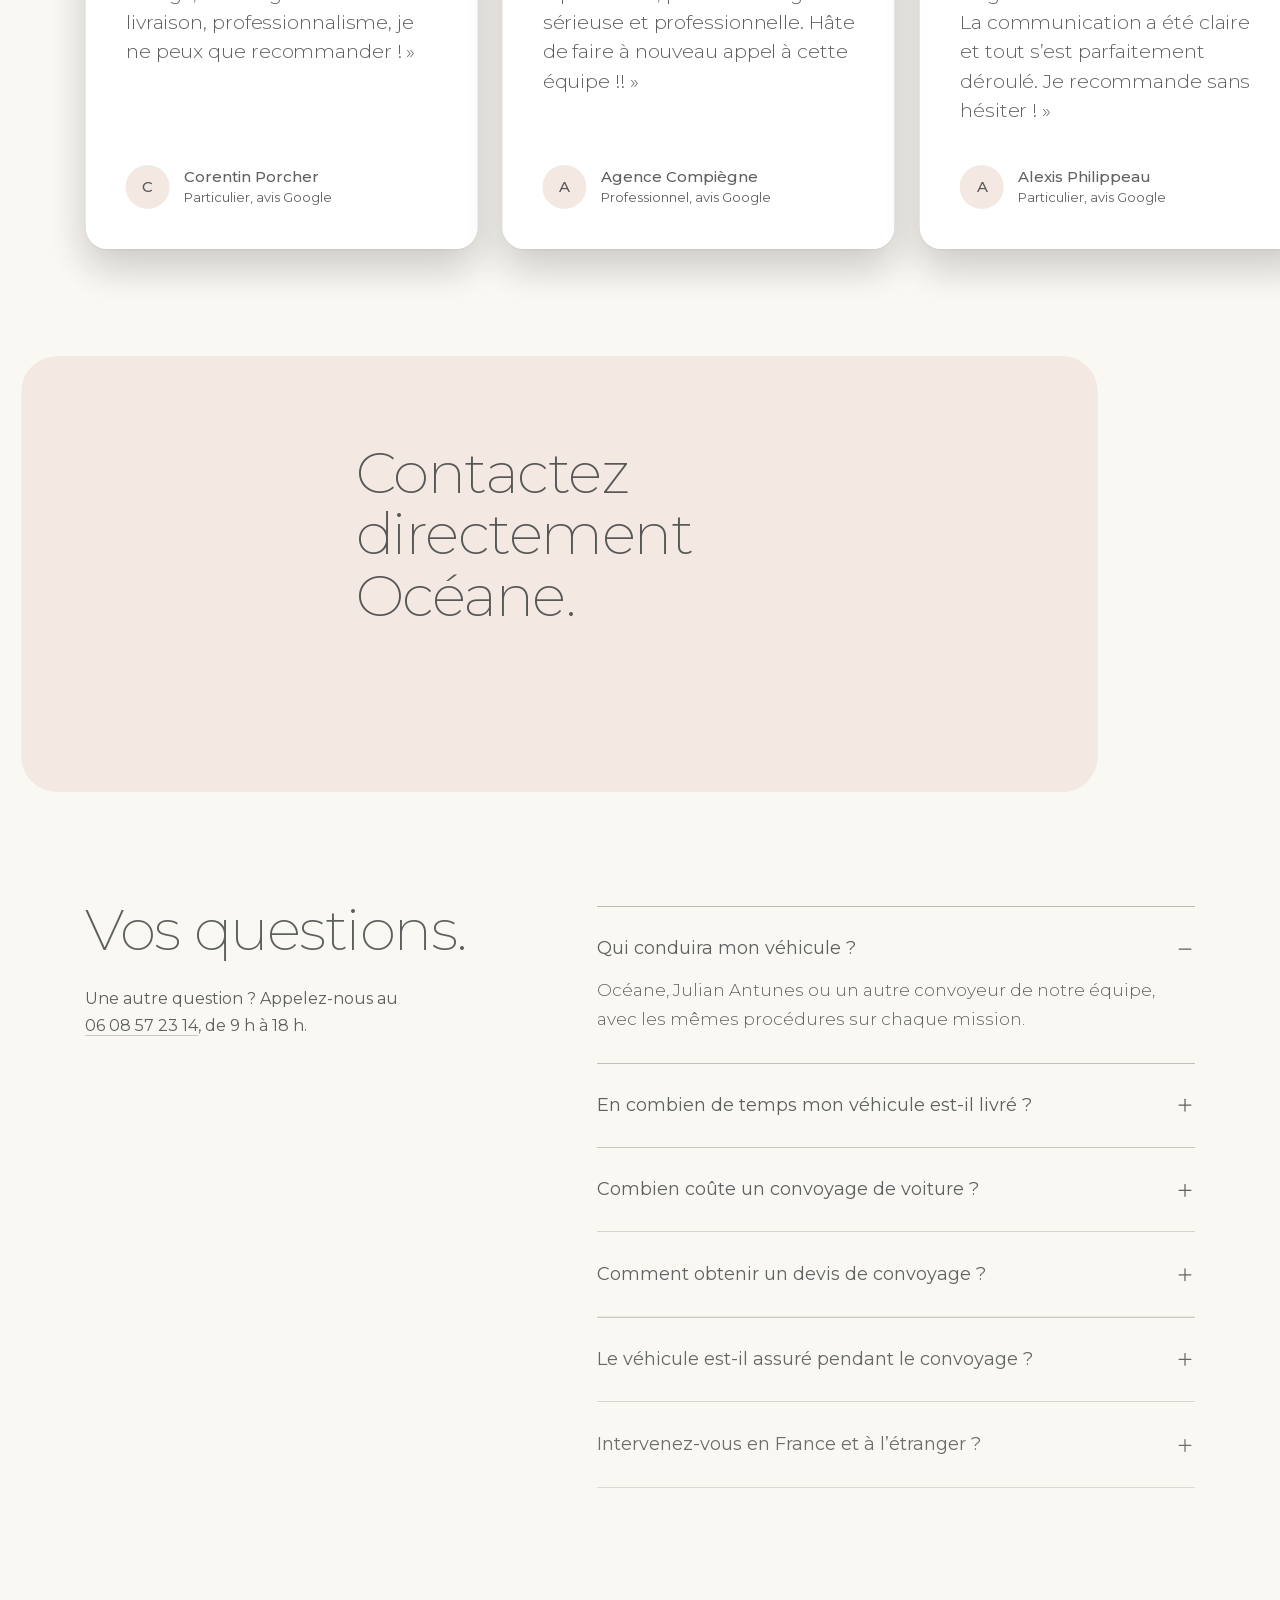
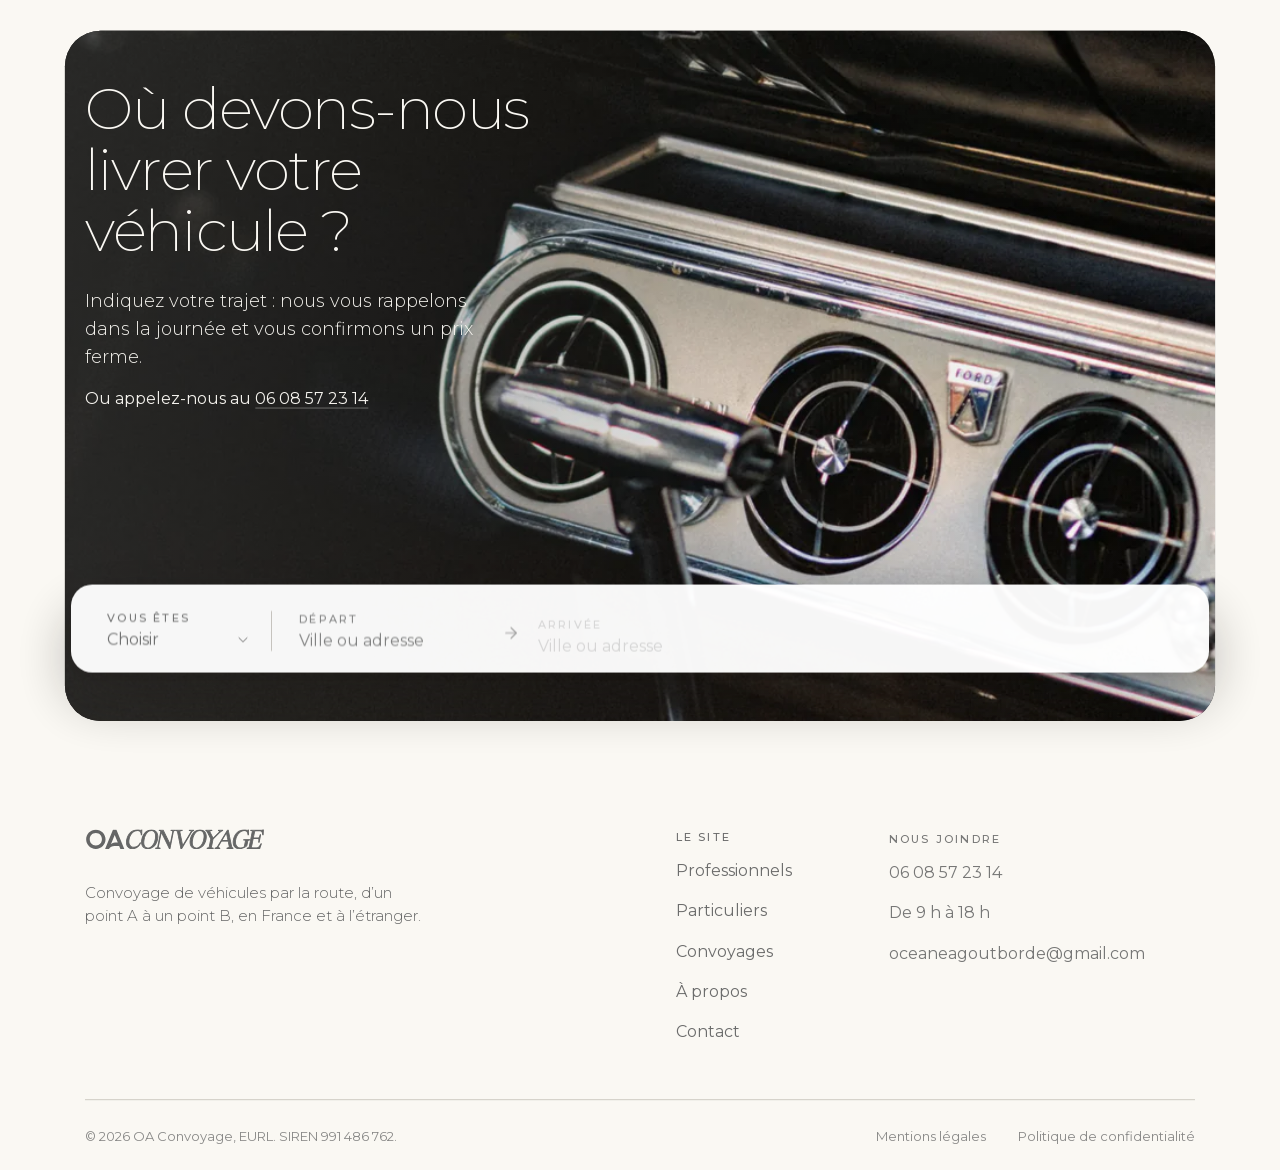
<file: nouvelle/accueil.html>
<!doctype html>
<html lang="fr">
<head>
<meta charset="utf-8">
<meta name="viewport" content="width=device-width, initial-scale=1, viewport-fit=cover">
<title>Convoyage de véhicules, France et étranger | OA Convoyage</title>
<meta name="description" content="Votre véhicule conduit par la route, d’une agence à l’autre ou jusqu’à votre porte, en France et à l’étranger. Demandez un devis.">
<meta name="robots" content="noindex, nofollow">
<meta name="theme-color" content="#faf8f3">
<link rel="icon" href="assets/svg/icone.svg" type="image/svg+xml">
<link rel="icon" href="assets/img/favicon-32.png" sizes="32x32" type="image/png">
<link rel="apple-touch-icon" href="assets/img/webclip-256.png">
<link rel="preload" href="assets/fonts/montserrat-latin.woff2" as="font" type="font/woff2" crossorigin>
<link rel="preload" href="assets/fonts/swarsh-daisy-italic.woff2" as="font" type="font/woff2" crossorigin>
<link rel="stylesheet" href="assets/css/main.css">
<script>(function(d){d.classList.add('js');if(!matchMedia('(prefers-reduced-motion: reduce)').matches){d.classList.add('anim');setTimeout(function(){d.classList.remove('anim')},3500)}})(document.documentElement)</script>
<script src="https://api-flowdesk.hws.pm/remarques.js" data-projet="pr-e3f974cdbcfcf78e87dd87f5c34ced4b" defer></script>
</head>
<body class="page page--accueil" data-page="accueil">
<a class="evitement" href="#contenu">Aller au contenu</a>
<main id="contenu">

  <!-- ===================================================== hero -->
  <div class="hero" data-hero>
    <section class="hero__surface encastre" aria-labelledby="hero-titre">
      <picture class="photo hero__photo"><source media="(max-width: 767px)" srcset="assets/img/accueil-hero-m.webp"><img src="assets/img/accueil-hero-d.webp" srcset="assets/img/accueil-hero-d-480.webp 480w, assets/img/accueil-hero-d-640.webp 640w, assets/img/accueil-hero-d-800.webp 800w, assets/img/accueil-hero-d-960.webp 960w, assets/img/accueil-hero-d-1280.webp 1280w, assets/img/accueil-hero-d-1440.webp 1440w, assets/img/accueil-hero-d-1600.webp 1600w, assets/img/accueil-hero-d-1920.webp 1920w, assets/img/accueil-hero-d-2400.webp 2400w, assets/img/accueil-hero-d.webp 2784w" sizes="(max-width: 991px) 1112px, (max-width: 1279px) 1240px, (min-width: 1920px) 1856px, 96.67vw" alt="Une voiture roule sur une route bordée de pins." width="1392" height="852" loading="eager" decoding="async" fetchpriority=high></picture>

      <span class="hero__voile hero__voile--haut" aria-hidden="true"></span>
      <span class="hero__voile hero__voile--bas" aria-hidden="true"></span>
      <span class="hero__voile hero__voile--titre" aria-hidden="true"></span>
      <span class="hero__voile hero__voile--halos" aria-hidden="true"></span>
      <header class="entete entete--photo" data-entete>
  <div class="entete__barre">
    <a class="entete__logo" href="accueil.html" aria-label="OA Convoyage, retour à l’accueil">
      <img class="entete__logo-img" src="assets/svg/logo-creme.svg" alt="" width="200" height="23">
    </a>
    <nav class="entete__nav" aria-label="Navigation principale">
      <a class="entete__lien" href="professionnels.html">Professionnels</a>
      <a class="entete__lien" href="particuliers.html">Particuliers</a>
      <a class="entete__lien" href="a-propos.html">À propos</a>
      <a class="bouton bouton--s entete__cta" href="contact.html"><span class="bouton__libelle">Nous contacter</span></a>
    </nav>
    <button class="entete__menu" type="button" aria-expanded="false" aria-controls="menu-mobile" data-menu-ouvrir>
      <span class="sr">Ouvrir le menu</span>
      <svg viewBox="0 0 24 24" fill="none" stroke="currentColor" stroke-width="1.5" stroke-linecap="round" aria-hidden="true" focusable="false"><path class="entete__menu-l1" d="M4 8H20"/><path class="entete__menu-l2" d="M4 16H20"/></svg>
    </button>
  </div>
</header>

      <div class="hero__titre">
        <h1 id="hero-titre"><span class="t-display hero__ligne" data-lignes>Convoyage<br class="br-m"> de voiture</span> <span class="t-accent hero__accent" data-script>en France<br class="br-m"> et à l’étranger</span></h1>
        <p class="t-chapo hero__sous-titre" data-monte>Confiez-nous votre véhicule. Un convoyeur le conduit par la route, d’une agence à l’autre ou jusqu’à votre porte. Livraison en moins de 48&nbsp;h, prix ferme, carburant et péages inclus.</p>
      </div>
    </section>
    <div class="hero__preuves">
      <div class="releve releve--clair hero__releve hero__releve--g">
  <div class="releve__valeur"><span class="releve__nombre" data-compte="48" data-decimales="" data-suffixe="&nbsp;h">48&nbsp;h</span></div>
  <span class="releve__libelle">Délai de livraison<br class="br-m"> habituel</span>
</div>

      <div class="releve releve--clair hero__releve hero__releve--d">
  <div class="releve__valeur"><span class="releve__nombre" data-compte="5" data-decimales="1" data-suffixe="">5,0</span><span class="note" role="img" aria-label="Note de 5 sur 5"><svg class="icone icone--etoile" viewBox="0 0 24 24" aria-hidden="true" focusable="false"><path fill="#D8C3A6" d="M11.5 2.29999C11.5 2.16738 11.5527 2.0402 11.6464 1.94643C11.7402 1.85267 11.8674 1.79999 12 1.79999C12.1326 1.79999 12.2598 1.85267 12.3536 1.94643C12.4473 2.0402 12.5 2.16738 12.5 2.29999L14.8 6.99999C14.9459 7.31727 15.1686 7.59316 15.448 7.80269C15.7273 8.01222 16.0546 8.14877 16.4 8.19999L21.6 8.89999C21.7049 8.89999 21.8072 8.93301 21.8924 8.99437C21.9775 9.05573 22.0412 9.14232 22.0743 9.24187C22.1075 9.34143 22.1085 9.4489 22.0773 9.54907C22.046 9.64924 21.984 9.73702 21.9 9.79999L18.1 13.5C17.8505 13.7422 17.665 14.0427 17.5603 14.3743C17.4556 14.7059 17.4349 15.0584 17.5 15.4L18.4 20.5C18.4796 20.6061 18.5137 20.7394 18.495 20.8707C18.4762 21.002 18.4061 21.1204 18.3 21.2C18.1939 21.2796 18.0606 21.3137 17.9293 21.295C17.798 21.2762 17.6796 21.2061 17.6 21.1L13 18.7C12.6929 18.5337 12.3492 18.4466 12 18.4466C11.6508 18.4466 11.3071 18.5337 11 18.7L6.4 21.1C6.32044 21.2061 6.20199 21.2762 6.07071 21.295C5.93944 21.3137 5.80609 21.2796 5.7 21.2C5.59391 21.1204 5.52378 21.002 5.50503 20.8707C5.48627 20.7394 5.52043 20.6061 5.6 20.5L6.5 15.4C6.56514 15.0584 6.54441 14.7059 6.43968 14.3743C6.33496 14.0427 6.14952 13.7422 5.9 13.5L2.2 9.79999C2.11605 9.73702 2.05403 9.64924 2.02274 9.54907C1.99145 9.4489 1.99247 9.34143 2.02566 9.24187C2.05884 9.14232 2.12251 9.05573 2.20764 8.99437C2.29278 8.93301 2.39506 8.89999 2.5 8.89999L7.7 8.19999C8.04544 8.14877 8.37266 8.01222 8.65203 7.80269C8.9314 7.59316 9.15411 7.31727 9.3 6.99999L11.5 2.29999Z"/></svg>
<svg class="icone icone--etoile" viewBox="0 0 24 24" aria-hidden="true" focusable="false"><path fill="#D8C3A6" d="M11.5 2.29999C11.5 2.16738 11.5527 2.0402 11.6464 1.94643C11.7402 1.85267 11.8674 1.79999 12 1.79999C12.1326 1.79999 12.2598 1.85267 12.3536 1.94643C12.4473 2.0402 12.5 2.16738 12.5 2.29999L14.8 6.99999C14.9459 7.31727 15.1686 7.59316 15.448 7.80269C15.7273 8.01222 16.0546 8.14877 16.4 8.19999L21.6 8.89999C21.7049 8.89999 21.8072 8.93301 21.8924 8.99437C21.9775 9.05573 22.0412 9.14232 22.0743 9.24187C22.1075 9.34143 22.1085 9.4489 22.0773 9.54907C22.046 9.64924 21.984 9.73702 21.9 9.79999L18.1 13.5C17.8505 13.7422 17.665 14.0427 17.5603 14.3743C17.4556 14.7059 17.4349 15.0584 17.5 15.4L18.4 20.5C18.4796 20.6061 18.5137 20.7394 18.495 20.8707C18.4762 21.002 18.4061 21.1204 18.3 21.2C18.1939 21.2796 18.0606 21.3137 17.9293 21.295C17.798 21.2762 17.6796 21.2061 17.6 21.1L13 18.7C12.6929 18.5337 12.3492 18.4466 12 18.4466C11.6508 18.4466 11.3071 18.5337 11 18.7L6.4 21.1C6.32044 21.2061 6.20199 21.2762 6.07071 21.295C5.93944 21.3137 5.80609 21.2796 5.7 21.2C5.59391 21.1204 5.52378 21.002 5.50503 20.8707C5.48627 20.7394 5.52043 20.6061 5.6 20.5L6.5 15.4C6.56514 15.0584 6.54441 14.7059 6.43968 14.3743C6.33496 14.0427 6.14952 13.7422 5.9 13.5L2.2 9.79999C2.11605 9.73702 2.05403 9.64924 2.02274 9.54907C1.99145 9.4489 1.99247 9.34143 2.02566 9.24187C2.05884 9.14232 2.12251 9.05573 2.20764 8.99437C2.29278 8.93301 2.39506 8.89999 2.5 8.89999L7.7 8.19999C8.04544 8.14877 8.37266 8.01222 8.65203 7.80269C8.9314 7.59316 9.15411 7.31727 9.3 6.99999L11.5 2.29999Z"/></svg>
<svg class="icone icone--etoile" viewBox="0 0 24 24" aria-hidden="true" focusable="false"><path fill="#D8C3A6" d="M11.5 2.29999C11.5 2.16738 11.5527 2.0402 11.6464 1.94643C11.7402 1.85267 11.8674 1.79999 12 1.79999C12.1326 1.79999 12.2598 1.85267 12.3536 1.94643C12.4473 2.0402 12.5 2.16738 12.5 2.29999L14.8 6.99999C14.9459 7.31727 15.1686 7.59316 15.448 7.80269C15.7273 8.01222 16.0546 8.14877 16.4 8.19999L21.6 8.89999C21.7049 8.89999 21.8072 8.93301 21.8924 8.99437C21.9775 9.05573 22.0412 9.14232 22.0743 9.24187C22.1075 9.34143 22.1085 9.4489 22.0773 9.54907C22.046 9.64924 21.984 9.73702 21.9 9.79999L18.1 13.5C17.8505 13.7422 17.665 14.0427 17.5603 14.3743C17.4556 14.7059 17.4349 15.0584 17.5 15.4L18.4 20.5C18.4796 20.6061 18.5137 20.7394 18.495 20.8707C18.4762 21.002 18.4061 21.1204 18.3 21.2C18.1939 21.2796 18.0606 21.3137 17.9293 21.295C17.798 21.2762 17.6796 21.2061 17.6 21.1L13 18.7C12.6929 18.5337 12.3492 18.4466 12 18.4466C11.6508 18.4466 11.3071 18.5337 11 18.7L6.4 21.1C6.32044 21.2061 6.20199 21.2762 6.07071 21.295C5.93944 21.3137 5.80609 21.2796 5.7 21.2C5.59391 21.1204 5.52378 21.002 5.50503 20.8707C5.48627 20.7394 5.52043 20.6061 5.6 20.5L6.5 15.4C6.56514 15.0584 6.54441 14.7059 6.43968 14.3743C6.33496 14.0427 6.14952 13.7422 5.9 13.5L2.2 9.79999C2.11605 9.73702 2.05403 9.64924 2.02274 9.54907C1.99145 9.4489 1.99247 9.34143 2.02566 9.24187C2.05884 9.14232 2.12251 9.05573 2.20764 8.99437C2.29278 8.93301 2.39506 8.89999 2.5 8.89999L7.7 8.19999C8.04544 8.14877 8.37266 8.01222 8.65203 7.80269C8.9314 7.59316 9.15411 7.31727 9.3 6.99999L11.5 2.29999Z"/></svg>
<svg class="icone icone--etoile" viewBox="0 0 24 24" aria-hidden="true" focusable="false"><path fill="#D8C3A6" d="M11.5 2.29999C11.5 2.16738 11.5527 2.0402 11.6464 1.94643C11.7402 1.85267 11.8674 1.79999 12 1.79999C12.1326 1.79999 12.2598 1.85267 12.3536 1.94643C12.4473 2.0402 12.5 2.16738 12.5 2.29999L14.8 6.99999C14.9459 7.31727 15.1686 7.59316 15.448 7.80269C15.7273 8.01222 16.0546 8.14877 16.4 8.19999L21.6 8.89999C21.7049 8.89999 21.8072 8.93301 21.8924 8.99437C21.9775 9.05573 22.0412 9.14232 22.0743 9.24187C22.1075 9.34143 22.1085 9.4489 22.0773 9.54907C22.046 9.64924 21.984 9.73702 21.9 9.79999L18.1 13.5C17.8505 13.7422 17.665 14.0427 17.5603 14.3743C17.4556 14.7059 17.4349 15.0584 17.5 15.4L18.4 20.5C18.4796 20.6061 18.5137 20.7394 18.495 20.8707C18.4762 21.002 18.4061 21.1204 18.3 21.2C18.1939 21.2796 18.0606 21.3137 17.9293 21.295C17.798 21.2762 17.6796 21.2061 17.6 21.1L13 18.7C12.6929 18.5337 12.3492 18.4466 12 18.4466C11.6508 18.4466 11.3071 18.5337 11 18.7L6.4 21.1C6.32044 21.2061 6.20199 21.2762 6.07071 21.295C5.93944 21.3137 5.80609 21.2796 5.7 21.2C5.59391 21.1204 5.52378 21.002 5.50503 20.8707C5.48627 20.7394 5.52043 20.6061 5.6 20.5L6.5 15.4C6.56514 15.0584 6.54441 14.7059 6.43968 14.3743C6.33496 14.0427 6.14952 13.7422 5.9 13.5L2.2 9.79999C2.11605 9.73702 2.05403 9.64924 2.02274 9.54907C1.99145 9.4489 1.99247 9.34143 2.02566 9.24187C2.05884 9.14232 2.12251 9.05573 2.20764 8.99437C2.29278 8.93301 2.39506 8.89999 2.5 8.89999L7.7 8.19999C8.04544 8.14877 8.37266 8.01222 8.65203 7.80269C8.9314 7.59316 9.15411 7.31727 9.3 6.99999L11.5 2.29999Z"/></svg>
<svg class="icone icone--etoile" viewBox="0 0 24 24" aria-hidden="true" focusable="false"><path fill="#D8C3A6" d="M11.5 2.29999C11.5 2.16738 11.5527 2.0402 11.6464 1.94643C11.7402 1.85267 11.8674 1.79999 12 1.79999C12.1326 1.79999 12.2598 1.85267 12.3536 1.94643C12.4473 2.0402 12.5 2.16738 12.5 2.29999L14.8 6.99999C14.9459 7.31727 15.1686 7.59316 15.448 7.80269C15.7273 8.01222 16.0546 8.14877 16.4 8.19999L21.6 8.89999C21.7049 8.89999 21.8072 8.93301 21.8924 8.99437C21.9775 9.05573 22.0412 9.14232 22.0743 9.24187C22.1075 9.34143 22.1085 9.4489 22.0773 9.54907C22.046 9.64924 21.984 9.73702 21.9 9.79999L18.1 13.5C17.8505 13.7422 17.665 14.0427 17.5603 14.3743C17.4556 14.7059 17.4349 15.0584 17.5 15.4L18.4 20.5C18.4796 20.6061 18.5137 20.7394 18.495 20.8707C18.4762 21.002 18.4061 21.1204 18.3 21.2C18.1939 21.2796 18.0606 21.3137 17.9293 21.295C17.798 21.2762 17.6796 21.2061 17.6 21.1L13 18.7C12.6929 18.5337 12.3492 18.4466 12 18.4466C11.6508 18.4466 11.3071 18.5337 11 18.7L6.4 21.1C6.32044 21.2061 6.20199 21.2762 6.07071 21.295C5.93944 21.3137 5.80609 21.2796 5.7 21.2C5.59391 21.1204 5.52378 21.002 5.50503 20.8707C5.48627 20.7394 5.52043 20.6061 5.6 20.5L6.5 15.4C6.56514 15.0584 6.54441 14.7059 6.43968 14.3743C6.33496 14.0427 6.14952 13.7422 5.9 13.5L2.2 9.79999C2.11605 9.73702 2.05403 9.64924 2.02274 9.54907C1.99145 9.4489 1.99247 9.34143 2.02566 9.24187C2.05884 9.14232 2.12251 9.05573 2.20764 8.99437C2.29278 8.93301 2.39506 8.89999 2.5 8.89999L7.7 8.19999C8.04544 8.14877 8.37266 8.01222 8.65203 7.80269C8.9314 7.59316 9.15411 7.31727 9.3 6.99999L11.5 2.29999Z"/></svg>
</span>
</div>
  <span class="releve__libelle">Sur 25 avis<br class="br-m"> Google</span>
</div>

    </div>
    <form class="barre hero__barre" action="contact.html" method="get" data-barre="vide" novalidate>
  <input type="hidden" name="source" value="accueil-hero">
  <div class="barre__champ barre__champ--liste barre__champ--profil">
    <label class="barre__etiquette" for="hero-profil">Vous êtes</label>
    <span class="barre__valeur"><select class="barre__saisie" id="hero-profil" name="profil" data-exemple=""><option value="" hidden>Choisir</option><option value="pro">Professionnel</option><option value="part">Particulier</option></select><svg class="icone icone--chevron barre__chevron" viewBox="0 0 24 24" fill="none" stroke="currentColor" stroke-width="1.5" stroke-linecap="round" stroke-linejoin="round" aria-hidden="true" focusable="false"><path d="M6 9L12 15L18 9"/></svg>
</span>
  </div>
  <div class="barre__champ barre__champ--depart">
    <label class="barre__etiquette" for="hero-depart">Départ</label>
    <span class="barre__valeur"><input class="barre__saisie" id="hero-depart" name="depart" type="text" placeholder="Ville ou adresse" value="" data-exemple="" autocomplete="off"></span>
  </div>
  <svg class="icone icone--fleche barre__vers" viewBox="0 0 24 24" fill="none" stroke="currentColor" stroke-width="1.5" stroke-linecap="round" stroke-linejoin="round" aria-hidden="true" focusable="false"><path d="M5 12H19"/><path d="M12 5L19 12L12 19"/></svg>

  <div class="barre__champ barre__champ--arrivee">
    <label class="barre__etiquette" for="hero-arrivee">Arrivée</label>
    <span class="barre__valeur"><input class="barre__saisie" id="hero-arrivee" name="arrivee" type="text" placeholder="Ville ou adresse" value="" data-exemple="" autocomplete="off"></span>
  </div>
  <div class="barre__champ barre__champ--liste barre__champ--vehicule">
    <label class="barre__etiquette" for="hero-vehicule">Véhicule</label>
    <span class="barre__valeur"><select class="barre__saisie" id="hero-vehicule" name="vehicule" data-exemple=""><option value="" disabled selected hidden>Choisir</option><option value="citadine">Citadine ou berline</option><option value="suv">SUV ou monospace</option><option value="utilitaire">Utilitaire</option><option value="autre">Autre</option></select><svg class="icone icone--chevron barre__chevron" viewBox="0 0 24 24" fill="none" stroke="currentColor" stroke-width="1.5" stroke-linecap="round" stroke-linejoin="round" aria-hidden="true" focusable="false"><path d="M6 9L12 15L18 9"/></svg>
</span>
  </div>
  <button class="bouton bouton--l barre__envoi" type="submit"><span class="bouton__libelle">Obtenir un devis</span><svg class="icone icone--fleche bouton__fleche" viewBox="0 0 24 24" fill="none" stroke="currentColor" stroke-width="1.5" stroke-linecap="round" stroke-linejoin="round" aria-hidden="true" focusable="false"><path d="M5 12H19"/><path d="M12 5L19 12L12 19"/></svg>
</button>
</form>

  </div>

  <!-- ================================================ manifeste -->
  <section class="manifeste" data-manifeste aria-labelledby="manifeste-titre">
    <div class="manifeste__texte">
      <h2 class="t-titre2 manifeste__phrase" id="manifeste-titre" data-mots>Océane, convoyeuse professionnelle depuis 2021.</h2>
      <p class="t-chapo manifeste__chapo">Océane Agoutborde a fondé OA Convoyage pour offrir un service de convoyage de véhicules fiable, humain et transparent. Fondatrice et convoyeuse, avec son équipe elle assure un suivi personnalisé de chaque trajet.</p>
      <div class="signature manifeste__signature">
  <img class="signature__portrait" src="assets/img/portrait-signature.webp" alt="Portrait d’Océane Agoutborde" width="64" height="64" loading="lazy" decoding="async">
  <div class="signature__texte"><span class="signature__nom">Océane Agoutborde</span><span class="signature__role">Fondatrice et convoyeuse.</span></div>
</div>

    </div>
    <div class="manifeste__media">
      <picture class="photo manifeste__photo"><source media="(max-width: 767px)" srcset="assets/img/accueil-interieur-m.webp"><img src="assets/img/accueil-interieur-d.webp" srcset="assets/img/accueil-interieur-d-480.webp 480w, assets/img/accueil-interieur-d-640.webp 640w, assets/img/accueil-interieur-d-800.webp 800w, assets/img/accueil-interieur-d-960.webp 960w, assets/img/accueil-interieur-d.webp 1120w" sizes="(max-width: 991px) 54vw, (min-width: 1920px) 747px, 38.89vw" alt="Habitacle d’une voiture : volant et sièges en cuir clair." width="560" height="520" loading="lazy" decoding="async"></picture>

    </div>
  </section>

  <!-- ============================================ deux publics -->
  <section class="publics" aria-labelledby="publics-titre">
    <div class="publics__intro">
      <h2 class="t-titre2" id="publics-titre" data-lignes>Convoyage pour professionnels et particuliers.</h2>
      <p class="t-corps publics__chapo" data-monte>Un convoyeur de l’équipe conduit le véhicule par la route, d’un point A à un point B&nbsp;: d’une agence à l’autre pour les professionnels, jusqu’à votre domicile pour les particuliers.</p>
    </div>
    <article class="panneau panneau--clair publics__pros" data-panneau>
      <picture class="photo panneau__photo"><source media="(max-width: 767px)" srcset="assets/img/accueil-pros-m.webp"><img src="assets/img/accueil-pros-d.webp" srcset="assets/img/accueil-pros-d-480.webp 480w, assets/img/accueil-pros-d-640.webp 640w, assets/img/accueil-pros-d-800.webp 800w, assets/img/accueil-pros-d-960.webp 960w, assets/img/accueil-pros-d-1280.webp 1280w, assets/img/accueil-pros-d-1440.webp 1440w, assets/img/accueil-pros-d.webp 1680w" sizes="(max-width: 991px) calc(100vw - 32px), (min-width: 1920px) 1120px, 58.33vw" alt="Berline grise garée le long d’une rue." width="840" height="1000" loading="lazy" decoding="async"></picture>

      <span class="panneau__voile" aria-hidden="true"></span>
      <div class="panneau__texte">
        <h3 class="t-titre3 panneau__titre">Professionnels de l’automobile</h3>
        <p class="panneau__phrase">Loueurs, concessions, négociants&nbsp;: transferts entre agences, livraison à vos clients.</p>
        <a class="bouton bouton--clair panneau__lien" href="professionnels.html"><span class="bouton__libelle">Pour les professionnels</span><svg class="icone icone--fleche bouton__fleche" viewBox="0 0 24 24" fill="none" stroke="currentColor" stroke-width="1.5" stroke-linecap="round" stroke-linejoin="round" aria-hidden="true" focusable="false"><path d="M5 12H19"/><path d="M12 5L19 12L12 19"/></svg>
</a>
      </div>
    </article>
    <article class="panneau panneau--sombre publics__part" data-panneau>
        <picture class="photo panneau__photo"><source media="(max-width: 767px)" srcset="assets/img/accueil-part-m.webp"><img src="assets/img/accueil-part-d.webp" srcset="assets/img/accueil-part-d-480.webp 480w, assets/img/accueil-part-d-640.webp 640w, assets/img/accueil-part-d-800.webp 800w, assets/img/accueil-part-d.webp 1008w" sizes="(max-width: 991px) calc(100vw - 32px), (min-width: 1920px) 672px, 35.00vw" alt="Phare rond d’une voiture ancienne blanche." width="504" height="620" loading="lazy" decoding="async"></picture>

      <span class="panneau__voile" aria-hidden="true"></span>
      <div class="panneau__texte">
        <h3 class="t-titre3 panneau__titre">Particuliers</h3>
        <p class="panneau__phrase">Vous avez acheté une voiture à distance&nbsp;? Nous la convoyons jusqu’à votre domicile, sans que vous ayez à faire la route.</p>
        <a class="bouton panneau__lien" href="particuliers.html"><span class="bouton__libelle">Pour les particuliers</span><svg class="icone icone--fleche bouton__fleche" viewBox="0 0 24 24" fill="none" stroke="currentColor" stroke-width="1.5" stroke-linecap="round" stroke-linejoin="round" aria-hidden="true" focusable="false"><path d="M5 12H19"/><path d="M12 5L19 12L12 19"/></svg>
</a>
      </div>
    </article>
  </section>

  <!-- ================================================ le trajet -->
  <section class="trajet encastre sur-nuit" data-trajet aria-labelledby="trajet-titre">
    <h2 class="t-titre2 trajet__titre" id="trajet-titre" data-lignes>Votre convoyage en cinq étapes.</h2>
    <div class="trajet__etapes">
      <ol class="etapes" data-etapes>
        <li class="etapes__route" aria-hidden="true"></li>
        <li class="etape etape--etape" data-etape>
  <span class="etape__repere" aria-hidden="true"><span class="etape__anneau"></span></span>
  <span class="etape__texte"><span class="etape__nom">Votre demande</span><span class="etape__detail">Départ, arrivée, véhicule, en quelques minutes.</span></span>
</li>

        <li class="etape etape--etape" data-etape>
  <span class="etape__repere" aria-hidden="true"><span class="etape__anneau"></span></span>
  <span class="etape__texte"><span class="etape__nom">Étude et devis</span><span class="etape__detail">Prix ferme, carburant et péages inclus.</span></span>
</li>

        <li class="etape etape--etape" data-etape>
  <span class="etape__repere" aria-hidden="true"><span class="etape__anneau"></span></span>
  <span class="etape__texte"><span class="etape__nom">Prise en charge</span><span class="etape__detail">État des lieux sur application dédiée.</span></span>
</li>

        <li class="etape etape--etape" data-etape>
  <span class="etape__repere" aria-hidden="true"><span class="etape__anneau"></span></span>
  <span class="etape__texte"><span class="etape__nom">Convoyage</span><span class="etape__detail">Un convoyeur de l’équipe au volant, par la route.</span></span>
</li>

        <li class="etape etape--destination" data-etape>
  <span class="etape__repere" aria-hidden="true"><span class="etape__anneau"></span></span>
  <span class="etape__texte"><span class="etape__nom">Livraison</span><span class="etape__detail">Remise des clés à l’arrivée, en moins de 48&nbsp;h.</span></span>
</li>

      </ol>
    </div>
    <div class="trajet__instrument">
      <div class="trajet__compteur">
        <div class="compteur" data-compteur role="img" aria-label="Compteur : 48 heures, délai de livraison habituel">
          <span class="compteur__d"><svg class="compteur__svg" viewBox="0 0 560 560" aria-hidden="true" focusable="false"><path class="compteur__piste" d="M91.91 468.09 A266 266 0 1 1 468.09 468.09" fill="none" stroke="#faf8f3" stroke-opacity=".3" stroke-width="1.33"/><g class="compteur__graduations" stroke="#faf8f3" stroke-linecap="round" fill="none"><line class="compteur__grad compteur__grad--maj" data-h="0" x1="114.54" y1="445.46" x2="93.32" y2="466.68" stroke-opacity=".95" stroke-width="1.6"/><line class="compteur__grad" data-h="1" x1="83.66" y1="441.14" x2="75.93" y2="447.48" stroke-opacity=".5" stroke-width="1.1"/><line class="compteur__grad" data-h="2" x1="68.81" y1="421.11" x2="60.49" y2="426.67" stroke-opacity=".5" stroke-width="1.1"/><line class="compteur__grad" data-h="3" x1="55.99" y1="399.73" x2="47.17" y2="404.45" stroke-opacity=".5" stroke-width="1.1"/><line class="compteur__grad" data-h="4" x1="45.33" y1="377.20" x2="36.10" y2="381.03" stroke-opacity=".5" stroke-width="1.1"/><line class="compteur__grad" data-h="5" x1="36.94" y1="353.73" x2="27.37" y2="356.64" stroke-opacity=".5" stroke-width="1.1"/><line class="compteur__grad" data-h="6" x1="30.88" y1="329.55" x2="21.07" y2="331.50" stroke-opacity=".5" stroke-width="1.1"/><line class="compteur__grad" data-h="7" x1="27.22" y1="304.90" x2="17.27" y2="305.88" stroke-opacity=".5" stroke-width="1.1"/><line class="compteur__grad" data-h="8" x1="26.00" y1="280.00" x2="16.00" y2="280.00" stroke-opacity=".5" stroke-width="1.1"/><line class="compteur__grad" data-h="9" x1="27.22" y1="255.10" x2="17.27" y2="254.12" stroke-opacity=".5" stroke-width="1.1"/><line class="compteur__grad" data-h="10" x1="30.88" y1="230.45" x2="21.07" y2="228.50" stroke-opacity=".5" stroke-width="1.1"/><line class="compteur__grad" data-h="11" x1="36.94" y1="206.27" x2="27.37" y2="203.36" stroke-opacity=".5" stroke-width="1.1"/><line class="compteur__grad compteur__grad--maj" data-h="12" x1="63.81" y1="190.45" x2="36.10" y2="178.97" stroke-opacity=".95" stroke-width="1.6"/><line class="compteur__grad" data-h="13" x1="55.99" y1="160.27" x2="47.17" y2="155.55" stroke-opacity=".5" stroke-width="1.1"/><line class="compteur__grad" data-h="14" x1="68.81" y1="138.89" x2="60.49" y2="133.33" stroke-opacity=".5" stroke-width="1.1"/><line class="compteur__grad" data-h="15" x1="83.66" y1="118.86" x2="75.93" y2="112.52" stroke-opacity=".5" stroke-width="1.1"/><line class="compteur__grad" data-h="16" x1="100.39" y1="100.39" x2="93.32" y2="93.32" stroke-opacity=".5" stroke-width="1.1"/><line class="compteur__grad" data-h="17" x1="118.86" y1="83.66" x2="112.52" y2="75.93" stroke-opacity=".5" stroke-width="1.1"/><line class="compteur__grad" data-h="18" x1="138.89" y1="68.81" x2="133.33" y2="60.49" stroke-opacity=".5" stroke-width="1.1"/><line class="compteur__grad" data-h="19" x1="160.27" y1="55.99" x2="155.55" y2="47.17" stroke-opacity=".5" stroke-width="1.1"/><line class="compteur__grad" data-h="20" x1="182.80" y1="45.33" x2="178.97" y2="36.10" stroke-opacity=".5" stroke-width="1.1"/><line class="compteur__grad" data-h="21" x1="206.27" y1="36.94" x2="203.36" y2="27.37" stroke-opacity=".5" stroke-width="1.1"/><line class="compteur__grad" data-h="22" x1="230.45" y1="30.88" x2="228.50" y2="21.07" stroke-opacity=".5" stroke-width="1.1"/><line class="compteur__grad" data-h="23" x1="255.10" y1="27.22" x2="254.12" y2="17.27" stroke-opacity=".5" stroke-width="1.1"/><line class="compteur__grad compteur__grad--maj" data-h="24" x1="280.00" y1="46.00" x2="280.00" y2="16.00" stroke-opacity=".95" stroke-width="1.6"/><line class="compteur__grad" data-h="25" x1="304.90" y1="27.22" x2="305.88" y2="17.27" stroke-opacity=".5" stroke-width="1.1"/><line class="compteur__grad" data-h="26" x1="329.55" y1="30.88" x2="331.50" y2="21.07" stroke-opacity=".5" stroke-width="1.1"/><line class="compteur__grad" data-h="27" x1="353.73" y1="36.94" x2="356.64" y2="27.37" stroke-opacity=".5" stroke-width="1.1"/><line class="compteur__grad" data-h="28" x1="377.20" y1="45.33" x2="381.03" y2="36.10" stroke-opacity=".5" stroke-width="1.1"/><line class="compteur__grad" data-h="29" x1="399.73" y1="55.99" x2="404.45" y2="47.17" stroke-opacity=".5" stroke-width="1.1"/><line class="compteur__grad" data-h="30" x1="421.11" y1="68.81" x2="426.67" y2="60.49" stroke-opacity=".5" stroke-width="1.1"/><line class="compteur__grad" data-h="31" x1="441.14" y1="83.66" x2="447.48" y2="75.93" stroke-opacity=".5" stroke-width="1.1"/><line class="compteur__grad" data-h="32" x1="459.61" y1="100.39" x2="466.68" y2="93.32" stroke-opacity=".5" stroke-width="1.1"/><line class="compteur__grad" data-h="33" x1="476.34" y1="118.86" x2="484.07" y2="112.52" stroke-opacity=".5" stroke-width="1.1"/><line class="compteur__grad" data-h="34" x1="491.19" y1="138.89" x2="499.51" y2="133.33" stroke-opacity=".5" stroke-width="1.1"/><line class="compteur__grad" data-h="35" x1="504.01" y1="160.27" x2="512.83" y2="155.55" stroke-opacity=".5" stroke-width="1.1"/><line class="compteur__grad compteur__grad--maj" data-h="36" x1="496.19" y1="190.45" x2="523.90" y2="178.97" stroke-opacity=".95" stroke-width="1.6"/><line class="compteur__grad" data-h="37" x1="523.06" y1="206.27" x2="532.63" y2="203.36" stroke-opacity=".5" stroke-width="1.1"/><line class="compteur__grad" data-h="38" x1="529.12" y1="230.45" x2="538.93" y2="228.50" stroke-opacity=".5" stroke-width="1.1"/><line class="compteur__grad" data-h="39" x1="532.78" y1="255.10" x2="542.73" y2="254.12" stroke-opacity=".5" stroke-width="1.1"/><line class="compteur__grad" data-h="40" x1="534.00" y1="280.00" x2="544.00" y2="280.00" stroke-opacity=".5" stroke-width="1.1"/><line class="compteur__grad" data-h="41" x1="532.78" y1="304.90" x2="542.73" y2="305.88" stroke-opacity=".5" stroke-width="1.1"/><line class="compteur__grad" data-h="42" x1="529.12" y1="329.55" x2="538.93" y2="331.50" stroke-opacity=".5" stroke-width="1.1"/><line class="compteur__grad" data-h="43" x1="523.06" y1="353.73" x2="532.63" y2="356.64" stroke-opacity=".5" stroke-width="1.1"/><line class="compteur__grad" data-h="44" x1="514.67" y1="377.20" x2="523.90" y2="381.03" stroke-opacity=".5" stroke-width="1.1"/><line class="compteur__grad" data-h="45" x1="504.01" y1="399.73" x2="512.83" y2="404.45" stroke-opacity=".5" stroke-width="1.1"/><line class="compteur__grad" data-h="46" x1="491.19" y1="421.11" x2="499.51" y2="426.67" stroke-opacity=".5" stroke-width="1.1"/><line class="compteur__grad" data-h="47" x1="476.34" y1="441.14" x2="484.07" y2="447.48" stroke-opacity=".5" stroke-width="1.1"/><line class="compteur__grad compteur__grad--maj" data-h="48" x1="445.46" y1="445.46" x2="466.68" y2="466.68" stroke-opacity=".95" stroke-width="1.6"/></g><text class="compteur__heure" x="74.94" y="485.06" text-anchor="middle" dominant-baseline="central" font-size="12" font-weight="400" fill="#faf8f3" fill-opacity=".75">0</text><text class="compteur__heure" x="12.07" y="169.02" text-anchor="middle" dominant-baseline="central" font-size="12" font-weight="400" fill="#faf8f3" fill-opacity=".75">12</text><text class="compteur__heure" x="280.00" y="-10.00" text-anchor="middle" dominant-baseline="central" font-size="12" font-weight="400" fill="#faf8f3" fill-opacity=".75">24</text><text class="compteur__heure" x="547.93" y="169.02" text-anchor="middle" dominant-baseline="central" font-size="12" font-weight="400" fill="#faf8f3" fill-opacity=".75">36</text><text class="compteur__heure compteur__heure--fin" x="485.06" y="485.06" text-anchor="middle" dominant-baseline="central" font-size="12" font-weight="500" fill="#faf8f3" fill-opacity="1">48</text><g class="compteur__aiguille" style="transform-origin:280px 280px;transform:rotate(270deg)"><line x1="304.04" y1="255.96" x2="106.05" y2="453.95" stroke="#e4c7bd" stroke-width="2" stroke-linecap="round"/></g><circle cx="280" cy="280" r="9" fill="#faf8f3"/><circle cx="280" cy="280" r="3" fill="#e4c7bd"/></svg></span>
          <span class="compteur__m"><svg class="compteur__svg" viewBox="0 0 320 320" aria-hidden="true" focusable="false"><path class="compteur__piste" d="M63.83 256.17 A136 136 0 1 1 256.17 256.17" fill="none" stroke="#faf8f3" stroke-opacity=".3" stroke-width="1.09"/><g class="compteur__graduations" stroke="#faf8f3" stroke-linecap="round" fill="none"><line class="compteur__grad compteur__grad--maj" data-h="0" x1="77.98" y1="242.02" x2="65.25" y2="254.75" stroke-opacity=".95" stroke-width="1.4"/><line class="compteur__grad" data-h="1" x1="61.05" y1="241.20" x2="56.42" y2="245.01" stroke-opacity=".5" stroke-width="1.0"/><line class="compteur__grad" data-h="2" x1="53.57" y1="231.11" x2="48.58" y2="234.45" stroke-opacity=".5" stroke-width="1.0"/><line class="compteur__grad" data-h="3" x1="47.11" y1="220.34" x2="41.82" y2="223.17" stroke-opacity=".5" stroke-width="1.0"/><line class="compteur__grad" data-h="4" x1="41.74" y1="208.98" x2="36.20" y2="211.28" stroke-opacity=".5" stroke-width="1.0"/><line class="compteur__grad" data-h="5" x1="37.51" y1="197.16" x2="31.77" y2="198.90" stroke-opacity=".5" stroke-width="1.0"/><line class="compteur__grad" data-h="6" x1="34.46" y1="184.97" x2="28.57" y2="186.14" stroke-opacity=".5" stroke-width="1.0"/><line class="compteur__grad" data-h="7" x1="32.62" y1="172.55" x2="26.65" y2="173.13" stroke-opacity=".5" stroke-width="1.0"/><line class="compteur__grad" data-h="8" x1="32.00" y1="160.00" x2="26.00" y2="160.00" stroke-opacity=".5" stroke-width="1.0"/><line class="compteur__grad" data-h="9" x1="32.62" y1="147.45" x2="26.65" y2="146.87" stroke-opacity=".5" stroke-width="1.0"/><line class="compteur__grad" data-h="10" x1="34.46" y1="135.03" x2="28.57" y2="133.86" stroke-opacity=".5" stroke-width="1.0"/><line class="compteur__grad" data-h="11" x1="37.51" y1="122.84" x2="31.77" y2="121.10" stroke-opacity=".5" stroke-width="1.0"/><line class="compteur__grad compteur__grad--maj" data-h="12" x1="52.83" y1="115.61" x2="36.20" y2="108.72" stroke-opacity=".95" stroke-width="1.4"/><line class="compteur__grad" data-h="13" x1="47.11" y1="99.66" x2="41.82" y2="96.83" stroke-opacity=".5" stroke-width="1.0"/><line class="compteur__grad" data-h="14" x1="53.57" y1="88.89" x2="48.58" y2="85.55" stroke-opacity=".5" stroke-width="1.0"/><line class="compteur__grad" data-h="15" x1="61.05" y1="78.80" x2="56.42" y2="74.99" stroke-opacity=".5" stroke-width="1.0"/><line class="compteur__grad" data-h="16" x1="69.49" y1="69.49" x2="65.25" y2="65.25" stroke-opacity=".5" stroke-width="1.0"/><line class="compteur__grad" data-h="17" x1="78.80" y1="61.05" x2="74.99" y2="56.42" stroke-opacity=".5" stroke-width="1.0"/><line class="compteur__grad" data-h="18" x1="88.89" y1="53.57" x2="85.55" y2="48.58" stroke-opacity=".5" stroke-width="1.0"/><line class="compteur__grad" data-h="19" x1="99.66" y1="47.11" x2="96.83" y2="41.82" stroke-opacity=".5" stroke-width="1.0"/><line class="compteur__grad" data-h="20" x1="111.02" y1="41.74" x2="108.72" y2="36.20" stroke-opacity=".5" stroke-width="1.0"/><line class="compteur__grad" data-h="21" x1="122.84" y1="37.51" x2="121.10" y2="31.77" stroke-opacity=".5" stroke-width="1.0"/><line class="compteur__grad" data-h="22" x1="135.03" y1="34.46" x2="133.86" y2="28.57" stroke-opacity=".5" stroke-width="1.0"/><line class="compteur__grad" data-h="23" x1="147.45" y1="32.62" x2="146.87" y2="26.65" stroke-opacity=".5" stroke-width="1.0"/><line class="compteur__grad compteur__grad--maj" data-h="24" x1="160.00" y1="44.00" x2="160.00" y2="26.00" stroke-opacity=".95" stroke-width="1.4"/><line class="compteur__grad" data-h="25" x1="172.55" y1="32.62" x2="173.13" y2="26.65" stroke-opacity=".5" stroke-width="1.0"/><line class="compteur__grad" data-h="26" x1="184.97" y1="34.46" x2="186.14" y2="28.57" stroke-opacity=".5" stroke-width="1.0"/><line class="compteur__grad" data-h="27" x1="197.16" y1="37.51" x2="198.90" y2="31.77" stroke-opacity=".5" stroke-width="1.0"/><line class="compteur__grad" data-h="28" x1="208.98" y1="41.74" x2="211.28" y2="36.20" stroke-opacity=".5" stroke-width="1.0"/><line class="compteur__grad" data-h="29" x1="220.34" y1="47.11" x2="223.17" y2="41.82" stroke-opacity=".5" stroke-width="1.0"/><line class="compteur__grad" data-h="30" x1="231.11" y1="53.57" x2="234.45" y2="48.58" stroke-opacity=".5" stroke-width="1.0"/><line class="compteur__grad" data-h="31" x1="241.20" y1="61.05" x2="245.01" y2="56.42" stroke-opacity=".5" stroke-width="1.0"/><line class="compteur__grad" data-h="32" x1="250.51" y1="69.49" x2="254.75" y2="65.25" stroke-opacity=".5" stroke-width="1.0"/><line class="compteur__grad" data-h="33" x1="258.95" y1="78.80" x2="263.58" y2="74.99" stroke-opacity=".5" stroke-width="1.0"/><line class="compteur__grad" data-h="34" x1="266.43" y1="88.89" x2="271.42" y2="85.55" stroke-opacity=".5" stroke-width="1.0"/><line class="compteur__grad" data-h="35" x1="272.89" y1="99.66" x2="278.18" y2="96.83" stroke-opacity=".5" stroke-width="1.0"/><line class="compteur__grad compteur__grad--maj" data-h="36" x1="267.17" y1="115.61" x2="283.80" y2="108.72" stroke-opacity=".95" stroke-width="1.4"/><line class="compteur__grad" data-h="37" x1="282.49" y1="122.84" x2="288.23" y2="121.10" stroke-opacity=".5" stroke-width="1.0"/><line class="compteur__grad" data-h="38" x1="285.54" y1="135.03" x2="291.43" y2="133.86" stroke-opacity=".5" stroke-width="1.0"/><line class="compteur__grad" data-h="39" x1="287.38" y1="147.45" x2="293.35" y2="146.87" stroke-opacity=".5" stroke-width="1.0"/><line class="compteur__grad" data-h="40" x1="288.00" y1="160.00" x2="294.00" y2="160.00" stroke-opacity=".5" stroke-width="1.0"/><line class="compteur__grad" data-h="41" x1="287.38" y1="172.55" x2="293.35" y2="173.13" stroke-opacity=".5" stroke-width="1.0"/><line class="compteur__grad" data-h="42" x1="285.54" y1="184.97" x2="291.43" y2="186.14" stroke-opacity=".5" stroke-width="1.0"/><line class="compteur__grad" data-h="43" x1="282.49" y1="197.16" x2="288.23" y2="198.90" stroke-opacity=".5" stroke-width="1.0"/><line class="compteur__grad" data-h="44" x1="278.26" y1="208.98" x2="283.80" y2="211.28" stroke-opacity=".5" stroke-width="1.0"/><line class="compteur__grad" data-h="45" x1="272.89" y1="220.34" x2="278.18" y2="223.17" stroke-opacity=".5" stroke-width="1.0"/><line class="compteur__grad" data-h="46" x1="266.43" y1="231.11" x2="271.42" y2="234.45" stroke-opacity=".5" stroke-width="1.0"/><line class="compteur__grad" data-h="47" x1="258.95" y1="241.20" x2="263.58" y2="245.01" stroke-opacity=".5" stroke-width="1.0"/><line class="compteur__grad compteur__grad--maj" data-h="48" x1="242.02" y1="242.02" x2="254.75" y2="254.75" stroke-opacity=".95" stroke-width="1.4"/></g><text class="compteur__heure" x="53.93" y="266.07" text-anchor="middle" dominant-baseline="central" font-size="13" font-weight="400" fill="#faf8f3" fill-opacity=".75">0</text><text class="compteur__heure" x="21.42" y="102.60" text-anchor="middle" dominant-baseline="central" font-size="13" font-weight="400" fill="#faf8f3" fill-opacity=".75">12</text><text class="compteur__heure" x="160.00" y="10.00" text-anchor="middle" dominant-baseline="central" font-size="13" font-weight="400" fill="#faf8f3" fill-opacity=".75">24</text><text class="compteur__heure" x="298.58" y="102.60" text-anchor="middle" dominant-baseline="central" font-size="13" font-weight="400" fill="#faf8f3" fill-opacity=".75">36</text><text class="compteur__heure compteur__heure--fin" x="266.07" y="266.07" text-anchor="middle" dominant-baseline="central" font-size="13" font-weight="400" fill="#faf8f3" fill-opacity="1">48</text><g class="compteur__aiguille" style="transform-origin:160px 160px;transform:rotate(270deg)"><line x1="172.73" y1="147.27" x2="73.73" y2="246.27" stroke="#e4c7bd" stroke-width="1.6" stroke-linecap="round"/></g><circle cx="160" cy="160" r="6" fill="#faf8f3"/><circle cx="160" cy="160" r="2" fill="#e4c7bd"/></svg></span>
          <span class="compteur__lecture" data-compteur-lecture>48&nbsp;h</span>
          <span class="compteur__libelle">Délai de livraison habituel</span>
        </div>
      </div>
      <p class="trajet__zone">OA Convoyage se déplace<br class="br-m"> en France et à l’étranger,<br class="br-m"> d’un point A à un point B.</p>
    </div>
  </section>

  <!-- ======================================== convoyages mis en avant -->
  <section class="convoyages-une" data-convoyages-une aria-labelledby="convoyages-une-titre">
    <div class="convoyages-une__entete">
      <div class="convoyages-une__titre-bloc">
        <h2 class="t-titre2" id="convoyages-une-titre" data-lignes>Les derniers convoyages.</h2>
        <p class="t-corps convoyages-une__chapo" data-monte>Des véhicules conduits d’un point A à un point B, en France et à l’étranger.</p>
      </div>
      <a class="lien lien--sombre convoyages-une__lien" href="convoyages.html"><span class="lien__ligne"><span class="lien__libelle">Voir les convoyages réalisés</span><svg class="icone icone--fleche lien__fleche" viewBox="0 0 24 24" fill="none" stroke="currentColor" stroke-width="1.5" stroke-linecap="round" stroke-linejoin="round" aria-hidden="true" focusable="false"><path d="M5 12H19"/><path d="M12 5L19 12L12 19"/></svg>
</span><span class="lien__trait" aria-hidden="true"></span></a>

    </div>
    <ul class="convoyages-grille convoyages-une__grille"><li class="convoyage-carte" data-carte-convoyage><a class="convoyage-carte__lien" href="convoyage-megane-rs-toulouse-montelimar.html"><picture class="photo convoyage-carte__photo"><source media="(max-width: 767px)" srcset="assets/img/convoyage-megane-rs-toulouse-montelimar-m.webp"><img src="assets/img/convoyage-megane-rs-toulouse-montelimar-d.webp" srcset="assets/img/convoyage-megane-rs-toulouse-montelimar-d-480.webp 480w, assets/img/convoyage-megane-rs-toulouse-montelimar-m.webp 600w, assets/img/convoyage-megane-rs-toulouse-montelimar-d.webp 900w" sizes="(max-width: 991px) 31vw, (min-width: 1920px) 540px, 28vw" alt="Renault Mégane RS blanche à bandes tricolores, garée dans une rue de village, plaque floutée." width="900" height="1200" loading="lazy" decoding="async"></picture>
<span class="convoyage-carte__vehicule">Renault Mégane RS</span><span class="convoyage-carte__trajet"><span class="convoyage-carte__lieu"><span class="convoyage-carte__etiquette">Départ</span>Toulouse</span><svg class="icone icone--fleche convoyage-carte__vers" viewBox="0 0 24 24" fill="none" stroke="currentColor" stroke-width="1.5" stroke-linecap="round" stroke-linejoin="round" aria-hidden="true" focusable="false"><path d="M5 12H19"/><path d="M12 5L19 12L12 19"/></svg>
<span class="convoyage-carte__lieu"><span class="convoyage-carte__etiquette">Arrivée</span>Montélimar</span></span></a></li><li class="convoyage-carte" data-carte-convoyage><a class="convoyage-carte__lien" href="convoyage-audi-s3-mont-de-marsan-annemasse.html"><picture class="photo convoyage-carte__photo"><source media="(max-width: 767px)" srcset="assets/img/convoyage-audi-s3-mont-de-marsan-annemasse-m.webp"><img src="assets/img/convoyage-audi-s3-mont-de-marsan-annemasse-d.webp" srcset="assets/img/convoyage-audi-s3-mont-de-marsan-annemasse-d-480.webp 480w, assets/img/convoyage-audi-s3-mont-de-marsan-annemasse-m.webp 600w, assets/img/convoyage-audi-s3-mont-de-marsan-annemasse-d.webp 900w" sizes="(max-width: 991px) 31vw, (min-width: 1920px) 540px, 28vw" alt="Audi S3 blanche vue de face sur du gravier, plaque floutée." width="900" height="1200" loading="lazy" decoding="async"></picture>
<span class="convoyage-carte__vehicule">Audi S3</span><span class="convoyage-carte__trajet"><span class="convoyage-carte__lieu"><span class="convoyage-carte__etiquette">Départ</span>Mont-de-Marsan</span><svg class="icone icone--fleche convoyage-carte__vers" viewBox="0 0 24 24" fill="none" stroke="currentColor" stroke-width="1.5" stroke-linecap="round" stroke-linejoin="round" aria-hidden="true" focusable="false"><path d="M5 12H19"/><path d="M12 5L19 12L12 19"/></svg>
<span class="convoyage-carte__lieu"><span class="convoyage-carte__etiquette">Arrivée</span>Annemasse</span></span></a></li><li class="convoyage-carte" data-carte-convoyage><a class="convoyage-carte__lien" href="convoyage-audi-a3-sportback-megeve-castres.html"><picture class="photo convoyage-carte__photo"><source media="(max-width: 767px)" srcset="assets/img/convoyage-audi-a3-sportback-megeve-castres-m.webp"><img src="assets/img/convoyage-audi-a3-sportback-megeve-castres-d.webp" srcset="assets/img/convoyage-audi-a3-sportback-megeve-castres-d-480.webp 480w, assets/img/convoyage-audi-a3-sportback-megeve-castres-m.webp 600w, assets/img/convoyage-audi-a3-sportback-megeve-castres-d.webp 900w" sizes="(max-width: 991px) 31vw, (min-width: 1920px) 540px, 28vw" alt="Audi A3 Sportback grise sur une route de montagne, plaque floutée." width="900" height="1200" loading="lazy" decoding="async"></picture>
<span class="convoyage-carte__vehicule">Audi A3 Sportback</span><span class="convoyage-carte__trajet"><span class="convoyage-carte__lieu"><span class="convoyage-carte__etiquette">Départ</span>Megève</span><svg class="icone icone--fleche convoyage-carte__vers" viewBox="0 0 24 24" fill="none" stroke="currentColor" stroke-width="1.5" stroke-linecap="round" stroke-linejoin="round" aria-hidden="true" focusable="false"><path d="M5 12H19"/><path d="M12 5L19 12L12 19"/></svg>
<span class="convoyage-carte__lieu"><span class="convoyage-carte__etiquette">Arrivée</span>Castres</span></span></a></li></ul>
  </section>

  <!-- ==================================================== avis -->
  <section class="avis" data-avis aria-labelledby="avis-titre">
    <div class="avis__entete">
      <div class="avis__titre-bloc">
        <h2 class="t-titre2 avis__titre" id="avis-titre" data-lignes>Nos clients en parlent le mieux.</h2>
        <div class="note-google avis__note">
  <svg class="icone icone--google note-google__logo" viewBox="0 0 32 32" aria-hidden="true" focusable="false"><path fill="#FFC107" d="M29.07 13.4H28v-.07H16v5.34h7.53A8 8 0 0 1 16 24a8 8 0 1 1 5.33-14l3.8-3.8A13.3 13.3 0 0 0 16 2.67a13.33 13.33 0 1 0 13.07 10.73z"/><path fill="#FF3D00" d="M4.2 9.8l4.4 3.2A8 8 0 0 1 16 8c2.07 0 3.87.8 5.33 2l3.8-3.8A13.3 13.3 0 0 0 16 2.67c-5.13 0-9.53 2.86-11.8 7.13z"/><path fill="#4CAF50" d="M16 29.33c3.47 0 6.6-1.33 8.93-3.46l-4.13-3.47A8 8 0 0 1 16 24a8 8 0 0 1-7.53-5.27l-4.34 3.34A13.3 13.3 0 0 0 16 29.33z"/><path fill="#1976D2" d="M29.07 13.4H28v-.07H16v5.34h7.53a8 8 0 0 1-2.73 3.73l4.13 3.47c-.26.26 4.4-3.2 4.4-9.87 0-.87-.07-1.8-.26-2.6z"/></svg>

  <span class="note-google__note" data-compte="5" data-decimales="1">5,0</span>
  <span class="note-google__detail"><span class="note" role="img" aria-label="Note de 5 sur 5"><svg class="icone icone--etoile" viewBox="0 0 24 24" aria-hidden="true" focusable="false"><path fill="#D8C3A6" d="M11.5 2.29999C11.5 2.16738 11.5527 2.0402 11.6464 1.94643C11.7402 1.85267 11.8674 1.79999 12 1.79999C12.1326 1.79999 12.2598 1.85267 12.3536 1.94643C12.4473 2.0402 12.5 2.16738 12.5 2.29999L14.8 6.99999C14.9459 7.31727 15.1686 7.59316 15.448 7.80269C15.7273 8.01222 16.0546 8.14877 16.4 8.19999L21.6 8.89999C21.7049 8.89999 21.8072 8.93301 21.8924 8.99437C21.9775 9.05573 22.0412 9.14232 22.0743 9.24187C22.1075 9.34143 22.1085 9.4489 22.0773 9.54907C22.046 9.64924 21.984 9.73702 21.9 9.79999L18.1 13.5C17.8505 13.7422 17.665 14.0427 17.5603 14.3743C17.4556 14.7059 17.4349 15.0584 17.5 15.4L18.4 20.5C18.4796 20.6061 18.5137 20.7394 18.495 20.8707C18.4762 21.002 18.4061 21.1204 18.3 21.2C18.1939 21.2796 18.0606 21.3137 17.9293 21.295C17.798 21.2762 17.6796 21.2061 17.6 21.1L13 18.7C12.6929 18.5337 12.3492 18.4466 12 18.4466C11.6508 18.4466 11.3071 18.5337 11 18.7L6.4 21.1C6.32044 21.2061 6.20199 21.2762 6.07071 21.295C5.93944 21.3137 5.80609 21.2796 5.7 21.2C5.59391 21.1204 5.52378 21.002 5.50503 20.8707C5.48627 20.7394 5.52043 20.6061 5.6 20.5L6.5 15.4C6.56514 15.0584 6.54441 14.7059 6.43968 14.3743C6.33496 14.0427 6.14952 13.7422 5.9 13.5L2.2 9.79999C2.11605 9.73702 2.05403 9.64924 2.02274 9.54907C1.99145 9.4489 1.99247 9.34143 2.02566 9.24187C2.05884 9.14232 2.12251 9.05573 2.20764 8.99437C2.29278 8.93301 2.39506 8.89999 2.5 8.89999L7.7 8.19999C8.04544 8.14877 8.37266 8.01222 8.65203 7.80269C8.9314 7.59316 9.15411 7.31727 9.3 6.99999L11.5 2.29999Z"/></svg>
<svg class="icone icone--etoile" viewBox="0 0 24 24" aria-hidden="true" focusable="false"><path fill="#D8C3A6" d="M11.5 2.29999C11.5 2.16738 11.5527 2.0402 11.6464 1.94643C11.7402 1.85267 11.8674 1.79999 12 1.79999C12.1326 1.79999 12.2598 1.85267 12.3536 1.94643C12.4473 2.0402 12.5 2.16738 12.5 2.29999L14.8 6.99999C14.9459 7.31727 15.1686 7.59316 15.448 7.80269C15.7273 8.01222 16.0546 8.14877 16.4 8.19999L21.6 8.89999C21.7049 8.89999 21.8072 8.93301 21.8924 8.99437C21.9775 9.05573 22.0412 9.14232 22.0743 9.24187C22.1075 9.34143 22.1085 9.4489 22.0773 9.54907C22.046 9.64924 21.984 9.73702 21.9 9.79999L18.1 13.5C17.8505 13.7422 17.665 14.0427 17.5603 14.3743C17.4556 14.7059 17.4349 15.0584 17.5 15.4L18.4 20.5C18.4796 20.6061 18.5137 20.7394 18.495 20.8707C18.4762 21.002 18.4061 21.1204 18.3 21.2C18.1939 21.2796 18.0606 21.3137 17.9293 21.295C17.798 21.2762 17.6796 21.2061 17.6 21.1L13 18.7C12.6929 18.5337 12.3492 18.4466 12 18.4466C11.6508 18.4466 11.3071 18.5337 11 18.7L6.4 21.1C6.32044 21.2061 6.20199 21.2762 6.07071 21.295C5.93944 21.3137 5.80609 21.2796 5.7 21.2C5.59391 21.1204 5.52378 21.002 5.50503 20.8707C5.48627 20.7394 5.52043 20.6061 5.6 20.5L6.5 15.4C6.56514 15.0584 6.54441 14.7059 6.43968 14.3743C6.33496 14.0427 6.14952 13.7422 5.9 13.5L2.2 9.79999C2.11605 9.73702 2.05403 9.64924 2.02274 9.54907C1.99145 9.4489 1.99247 9.34143 2.02566 9.24187C2.05884 9.14232 2.12251 9.05573 2.20764 8.99437C2.29278 8.93301 2.39506 8.89999 2.5 8.89999L7.7 8.19999C8.04544 8.14877 8.37266 8.01222 8.65203 7.80269C8.9314 7.59316 9.15411 7.31727 9.3 6.99999L11.5 2.29999Z"/></svg>
<svg class="icone icone--etoile" viewBox="0 0 24 24" aria-hidden="true" focusable="false"><path fill="#D8C3A6" d="M11.5 2.29999C11.5 2.16738 11.5527 2.0402 11.6464 1.94643C11.7402 1.85267 11.8674 1.79999 12 1.79999C12.1326 1.79999 12.2598 1.85267 12.3536 1.94643C12.4473 2.0402 12.5 2.16738 12.5 2.29999L14.8 6.99999C14.9459 7.31727 15.1686 7.59316 15.448 7.80269C15.7273 8.01222 16.0546 8.14877 16.4 8.19999L21.6 8.89999C21.7049 8.89999 21.8072 8.93301 21.8924 8.99437C21.9775 9.05573 22.0412 9.14232 22.0743 9.24187C22.1075 9.34143 22.1085 9.4489 22.0773 9.54907C22.046 9.64924 21.984 9.73702 21.9 9.79999L18.1 13.5C17.8505 13.7422 17.665 14.0427 17.5603 14.3743C17.4556 14.7059 17.4349 15.0584 17.5 15.4L18.4 20.5C18.4796 20.6061 18.5137 20.7394 18.495 20.8707C18.4762 21.002 18.4061 21.1204 18.3 21.2C18.1939 21.2796 18.0606 21.3137 17.9293 21.295C17.798 21.2762 17.6796 21.2061 17.6 21.1L13 18.7C12.6929 18.5337 12.3492 18.4466 12 18.4466C11.6508 18.4466 11.3071 18.5337 11 18.7L6.4 21.1C6.32044 21.2061 6.20199 21.2762 6.07071 21.295C5.93944 21.3137 5.80609 21.2796 5.7 21.2C5.59391 21.1204 5.52378 21.002 5.50503 20.8707C5.48627 20.7394 5.52043 20.6061 5.6 20.5L6.5 15.4C6.56514 15.0584 6.54441 14.7059 6.43968 14.3743C6.33496 14.0427 6.14952 13.7422 5.9 13.5L2.2 9.79999C2.11605 9.73702 2.05403 9.64924 2.02274 9.54907C1.99145 9.4489 1.99247 9.34143 2.02566 9.24187C2.05884 9.14232 2.12251 9.05573 2.20764 8.99437C2.29278 8.93301 2.39506 8.89999 2.5 8.89999L7.7 8.19999C8.04544 8.14877 8.37266 8.01222 8.65203 7.80269C8.9314 7.59316 9.15411 7.31727 9.3 6.99999L11.5 2.29999Z"/></svg>
<svg class="icone icone--etoile" viewBox="0 0 24 24" aria-hidden="true" focusable="false"><path fill="#D8C3A6" d="M11.5 2.29999C11.5 2.16738 11.5527 2.0402 11.6464 1.94643C11.7402 1.85267 11.8674 1.79999 12 1.79999C12.1326 1.79999 12.2598 1.85267 12.3536 1.94643C12.4473 2.0402 12.5 2.16738 12.5 2.29999L14.8 6.99999C14.9459 7.31727 15.1686 7.59316 15.448 7.80269C15.7273 8.01222 16.0546 8.14877 16.4 8.19999L21.6 8.89999C21.7049 8.89999 21.8072 8.93301 21.8924 8.99437C21.9775 9.05573 22.0412 9.14232 22.0743 9.24187C22.1075 9.34143 22.1085 9.4489 22.0773 9.54907C22.046 9.64924 21.984 9.73702 21.9 9.79999L18.1 13.5C17.8505 13.7422 17.665 14.0427 17.5603 14.3743C17.4556 14.7059 17.4349 15.0584 17.5 15.4L18.4 20.5C18.4796 20.6061 18.5137 20.7394 18.495 20.8707C18.4762 21.002 18.4061 21.1204 18.3 21.2C18.1939 21.2796 18.0606 21.3137 17.9293 21.295C17.798 21.2762 17.6796 21.2061 17.6 21.1L13 18.7C12.6929 18.5337 12.3492 18.4466 12 18.4466C11.6508 18.4466 11.3071 18.5337 11 18.7L6.4 21.1C6.32044 21.2061 6.20199 21.2762 6.07071 21.295C5.93944 21.3137 5.80609 21.2796 5.7 21.2C5.59391 21.1204 5.52378 21.002 5.50503 20.8707C5.48627 20.7394 5.52043 20.6061 5.6 20.5L6.5 15.4C6.56514 15.0584 6.54441 14.7059 6.43968 14.3743C6.33496 14.0427 6.14952 13.7422 5.9 13.5L2.2 9.79999C2.11605 9.73702 2.05403 9.64924 2.02274 9.54907C1.99145 9.4489 1.99247 9.34143 2.02566 9.24187C2.05884 9.14232 2.12251 9.05573 2.20764 8.99437C2.29278 8.93301 2.39506 8.89999 2.5 8.89999L7.7 8.19999C8.04544 8.14877 8.37266 8.01222 8.65203 7.80269C8.9314 7.59316 9.15411 7.31727 9.3 6.99999L11.5 2.29999Z"/></svg>
<svg class="icone icone--etoile" viewBox="0 0 24 24" aria-hidden="true" focusable="false"><path fill="#D8C3A6" d="M11.5 2.29999C11.5 2.16738 11.5527 2.0402 11.6464 1.94643C11.7402 1.85267 11.8674 1.79999 12 1.79999C12.1326 1.79999 12.2598 1.85267 12.3536 1.94643C12.4473 2.0402 12.5 2.16738 12.5 2.29999L14.8 6.99999C14.9459 7.31727 15.1686 7.59316 15.448 7.80269C15.7273 8.01222 16.0546 8.14877 16.4 8.19999L21.6 8.89999C21.7049 8.89999 21.8072 8.93301 21.8924 8.99437C21.9775 9.05573 22.0412 9.14232 22.0743 9.24187C22.1075 9.34143 22.1085 9.4489 22.0773 9.54907C22.046 9.64924 21.984 9.73702 21.9 9.79999L18.1 13.5C17.8505 13.7422 17.665 14.0427 17.5603 14.3743C17.4556 14.7059 17.4349 15.0584 17.5 15.4L18.4 20.5C18.4796 20.6061 18.5137 20.7394 18.495 20.8707C18.4762 21.002 18.4061 21.1204 18.3 21.2C18.1939 21.2796 18.0606 21.3137 17.9293 21.295C17.798 21.2762 17.6796 21.2061 17.6 21.1L13 18.7C12.6929 18.5337 12.3492 18.4466 12 18.4466C11.6508 18.4466 11.3071 18.5337 11 18.7L6.4 21.1C6.32044 21.2061 6.20199 21.2762 6.07071 21.295C5.93944 21.3137 5.80609 21.2796 5.7 21.2C5.59391 21.1204 5.52378 21.002 5.50503 20.8707C5.48627 20.7394 5.52043 20.6061 5.6 20.5L6.5 15.4C6.56514 15.0584 6.54441 14.7059 6.43968 14.3743C6.33496 14.0427 6.14952 13.7422 5.9 13.5L2.2 9.79999C2.11605 9.73702 2.05403 9.64924 2.02274 9.54907C1.99145 9.4489 1.99247 9.34143 2.02566 9.24187C2.05884 9.14232 2.12251 9.05573 2.20764 8.99437C2.29278 8.93301 2.39506 8.89999 2.5 8.89999L7.7 8.19999C8.04544 8.14877 8.37266 8.01222 8.65203 7.80269C8.9314 7.59316 9.15411 7.31727 9.3 6.99999L11.5 2.29999Z"/></svg>
</span>
<span class="note-google__nombre">25&nbsp;avis Google</span></span>
</div>

      </div>
      <div class="avis__actions">
        <a class="lien lien--sombre avis__lien" href="https://share.google/O6vLlxuX1MAZxhIyc"><span class="lien__ligne"><span class="lien__libelle">Lire tous les avis sur Google</span><svg class="icone icone--fleche lien__fleche" viewBox="0 0 24 24" fill="none" stroke="currentColor" stroke-width="1.5" stroke-linecap="round" stroke-linejoin="round" aria-hidden="true" focusable="false"><path d="M5 12H19"/><path d="M12 5L19 12L12 19"/></svg>
</span><span class="lien__trait" aria-hidden="true"></span></a>

        <div class="defilement defilement--sombre avis__defilement" data-defilement="avis">
  <button class="defilement__bouton" type="button" data-prec aria-label="Avis précédent"><svg class="icone icone--fleche-g " viewBox="0 0 24 24" fill="none" stroke="currentColor" stroke-width="1.5" stroke-linecap="round" stroke-linejoin="round" aria-hidden="true" focusable="false"><path d="M19 12H5"/><path d="M12 19L5 12L12 5"/></svg>
</button>
  <span class="defilement__position" aria-live="polite"><span data-pos>1</span>&nbsp;/&nbsp;<span data-total>6</span></span>
  <button class="defilement__bouton" type="button" data-suiv aria-label="Avis suivant"><svg class="icone icone--fleche " viewBox="0 0 24 24" fill="none" stroke="currentColor" stroke-width="1.5" stroke-linecap="round" stroke-linejoin="round" aria-hidden="true" focusable="false"><path d="M5 12H19"/><path d="M12 5L19 12L12 19"/></svg>
</button>
</div>

      </div>
    </div>
    <div class="avis__piste" data-piste="avis" tabindex="0" aria-label="Avis Google, faites défiler">
      <article class="carte-avis" data-carte>
  <div class="carte-avis__haut">
    <div class="carte-avis__source"><span class="note" role="img" aria-label="Note de 5 sur 5"><svg class="icone icone--etoile" viewBox="0 0 24 24" aria-hidden="true" focusable="false"><path fill="#D8C3A6" d="M11.5 2.29999C11.5 2.16738 11.5527 2.0402 11.6464 1.94643C11.7402 1.85267 11.8674 1.79999 12 1.79999C12.1326 1.79999 12.2598 1.85267 12.3536 1.94643C12.4473 2.0402 12.5 2.16738 12.5 2.29999L14.8 6.99999C14.9459 7.31727 15.1686 7.59316 15.448 7.80269C15.7273 8.01222 16.0546 8.14877 16.4 8.19999L21.6 8.89999C21.7049 8.89999 21.8072 8.93301 21.8924 8.99437C21.9775 9.05573 22.0412 9.14232 22.0743 9.24187C22.1075 9.34143 22.1085 9.4489 22.0773 9.54907C22.046 9.64924 21.984 9.73702 21.9 9.79999L18.1 13.5C17.8505 13.7422 17.665 14.0427 17.5603 14.3743C17.4556 14.7059 17.4349 15.0584 17.5 15.4L18.4 20.5C18.4796 20.6061 18.5137 20.7394 18.495 20.8707C18.4762 21.002 18.4061 21.1204 18.3 21.2C18.1939 21.2796 18.0606 21.3137 17.9293 21.295C17.798 21.2762 17.6796 21.2061 17.6 21.1L13 18.7C12.6929 18.5337 12.3492 18.4466 12 18.4466C11.6508 18.4466 11.3071 18.5337 11 18.7L6.4 21.1C6.32044 21.2061 6.20199 21.2762 6.07071 21.295C5.93944 21.3137 5.80609 21.2796 5.7 21.2C5.59391 21.1204 5.52378 21.002 5.50503 20.8707C5.48627 20.7394 5.52043 20.6061 5.6 20.5L6.5 15.4C6.56514 15.0584 6.54441 14.7059 6.43968 14.3743C6.33496 14.0427 6.14952 13.7422 5.9 13.5L2.2 9.79999C2.11605 9.73702 2.05403 9.64924 2.02274 9.54907C1.99145 9.4489 1.99247 9.34143 2.02566 9.24187C2.05884 9.14232 2.12251 9.05573 2.20764 8.99437C2.29278 8.93301 2.39506 8.89999 2.5 8.89999L7.7 8.19999C8.04544 8.14877 8.37266 8.01222 8.65203 7.80269C8.9314 7.59316 9.15411 7.31727 9.3 6.99999L11.5 2.29999Z"/></svg>
<svg class="icone icone--etoile" viewBox="0 0 24 24" aria-hidden="true" focusable="false"><path fill="#D8C3A6" d="M11.5 2.29999C11.5 2.16738 11.5527 2.0402 11.6464 1.94643C11.7402 1.85267 11.8674 1.79999 12 1.79999C12.1326 1.79999 12.2598 1.85267 12.3536 1.94643C12.4473 2.0402 12.5 2.16738 12.5 2.29999L14.8 6.99999C14.9459 7.31727 15.1686 7.59316 15.448 7.80269C15.7273 8.01222 16.0546 8.14877 16.4 8.19999L21.6 8.89999C21.7049 8.89999 21.8072 8.93301 21.8924 8.99437C21.9775 9.05573 22.0412 9.14232 22.0743 9.24187C22.1075 9.34143 22.1085 9.4489 22.0773 9.54907C22.046 9.64924 21.984 9.73702 21.9 9.79999L18.1 13.5C17.8505 13.7422 17.665 14.0427 17.5603 14.3743C17.4556 14.7059 17.4349 15.0584 17.5 15.4L18.4 20.5C18.4796 20.6061 18.5137 20.7394 18.495 20.8707C18.4762 21.002 18.4061 21.1204 18.3 21.2C18.1939 21.2796 18.0606 21.3137 17.9293 21.295C17.798 21.2762 17.6796 21.2061 17.6 21.1L13 18.7C12.6929 18.5337 12.3492 18.4466 12 18.4466C11.6508 18.4466 11.3071 18.5337 11 18.7L6.4 21.1C6.32044 21.2061 6.20199 21.2762 6.07071 21.295C5.93944 21.3137 5.80609 21.2796 5.7 21.2C5.59391 21.1204 5.52378 21.002 5.50503 20.8707C5.48627 20.7394 5.52043 20.6061 5.6 20.5L6.5 15.4C6.56514 15.0584 6.54441 14.7059 6.43968 14.3743C6.33496 14.0427 6.14952 13.7422 5.9 13.5L2.2 9.79999C2.11605 9.73702 2.05403 9.64924 2.02274 9.54907C1.99145 9.4489 1.99247 9.34143 2.02566 9.24187C2.05884 9.14232 2.12251 9.05573 2.20764 8.99437C2.29278 8.93301 2.39506 8.89999 2.5 8.89999L7.7 8.19999C8.04544 8.14877 8.37266 8.01222 8.65203 7.80269C8.9314 7.59316 9.15411 7.31727 9.3 6.99999L11.5 2.29999Z"/></svg>
<svg class="icone icone--etoile" viewBox="0 0 24 24" aria-hidden="true" focusable="false"><path fill="#D8C3A6" d="M11.5 2.29999C11.5 2.16738 11.5527 2.0402 11.6464 1.94643C11.7402 1.85267 11.8674 1.79999 12 1.79999C12.1326 1.79999 12.2598 1.85267 12.3536 1.94643C12.4473 2.0402 12.5 2.16738 12.5 2.29999L14.8 6.99999C14.9459 7.31727 15.1686 7.59316 15.448 7.80269C15.7273 8.01222 16.0546 8.14877 16.4 8.19999L21.6 8.89999C21.7049 8.89999 21.8072 8.93301 21.8924 8.99437C21.9775 9.05573 22.0412 9.14232 22.0743 9.24187C22.1075 9.34143 22.1085 9.4489 22.0773 9.54907C22.046 9.64924 21.984 9.73702 21.9 9.79999L18.1 13.5C17.8505 13.7422 17.665 14.0427 17.5603 14.3743C17.4556 14.7059 17.4349 15.0584 17.5 15.4L18.4 20.5C18.4796 20.6061 18.5137 20.7394 18.495 20.8707C18.4762 21.002 18.4061 21.1204 18.3 21.2C18.1939 21.2796 18.0606 21.3137 17.9293 21.295C17.798 21.2762 17.6796 21.2061 17.6 21.1L13 18.7C12.6929 18.5337 12.3492 18.4466 12 18.4466C11.6508 18.4466 11.3071 18.5337 11 18.7L6.4 21.1C6.32044 21.2061 6.20199 21.2762 6.07071 21.295C5.93944 21.3137 5.80609 21.2796 5.7 21.2C5.59391 21.1204 5.52378 21.002 5.50503 20.8707C5.48627 20.7394 5.52043 20.6061 5.6 20.5L6.5 15.4C6.56514 15.0584 6.54441 14.7059 6.43968 14.3743C6.33496 14.0427 6.14952 13.7422 5.9 13.5L2.2 9.79999C2.11605 9.73702 2.05403 9.64924 2.02274 9.54907C1.99145 9.4489 1.99247 9.34143 2.02566 9.24187C2.05884 9.14232 2.12251 9.05573 2.20764 8.99437C2.29278 8.93301 2.39506 8.89999 2.5 8.89999L7.7 8.19999C8.04544 8.14877 8.37266 8.01222 8.65203 7.80269C8.9314 7.59316 9.15411 7.31727 9.3 6.99999L11.5 2.29999Z"/></svg>
<svg class="icone icone--etoile" viewBox="0 0 24 24" aria-hidden="true" focusable="false"><path fill="#D8C3A6" d="M11.5 2.29999C11.5 2.16738 11.5527 2.0402 11.6464 1.94643C11.7402 1.85267 11.8674 1.79999 12 1.79999C12.1326 1.79999 12.2598 1.85267 12.3536 1.94643C12.4473 2.0402 12.5 2.16738 12.5 2.29999L14.8 6.99999C14.9459 7.31727 15.1686 7.59316 15.448 7.80269C15.7273 8.01222 16.0546 8.14877 16.4 8.19999L21.6 8.89999C21.7049 8.89999 21.8072 8.93301 21.8924 8.99437C21.9775 9.05573 22.0412 9.14232 22.0743 9.24187C22.1075 9.34143 22.1085 9.4489 22.0773 9.54907C22.046 9.64924 21.984 9.73702 21.9 9.79999L18.1 13.5C17.8505 13.7422 17.665 14.0427 17.5603 14.3743C17.4556 14.7059 17.4349 15.0584 17.5 15.4L18.4 20.5C18.4796 20.6061 18.5137 20.7394 18.495 20.8707C18.4762 21.002 18.4061 21.1204 18.3 21.2C18.1939 21.2796 18.0606 21.3137 17.9293 21.295C17.798 21.2762 17.6796 21.2061 17.6 21.1L13 18.7C12.6929 18.5337 12.3492 18.4466 12 18.4466C11.6508 18.4466 11.3071 18.5337 11 18.7L6.4 21.1C6.32044 21.2061 6.20199 21.2762 6.07071 21.295C5.93944 21.3137 5.80609 21.2796 5.7 21.2C5.59391 21.1204 5.52378 21.002 5.50503 20.8707C5.48627 20.7394 5.52043 20.6061 5.6 20.5L6.5 15.4C6.56514 15.0584 6.54441 14.7059 6.43968 14.3743C6.33496 14.0427 6.14952 13.7422 5.9 13.5L2.2 9.79999C2.11605 9.73702 2.05403 9.64924 2.02274 9.54907C1.99145 9.4489 1.99247 9.34143 2.02566 9.24187C2.05884 9.14232 2.12251 9.05573 2.20764 8.99437C2.29278 8.93301 2.39506 8.89999 2.5 8.89999L7.7 8.19999C8.04544 8.14877 8.37266 8.01222 8.65203 7.80269C8.9314 7.59316 9.15411 7.31727 9.3 6.99999L11.5 2.29999Z"/></svg>
<svg class="icone icone--etoile" viewBox="0 0 24 24" aria-hidden="true" focusable="false"><path fill="#D8C3A6" d="M11.5 2.29999C11.5 2.16738 11.5527 2.0402 11.6464 1.94643C11.7402 1.85267 11.8674 1.79999 12 1.79999C12.1326 1.79999 12.2598 1.85267 12.3536 1.94643C12.4473 2.0402 12.5 2.16738 12.5 2.29999L14.8 6.99999C14.9459 7.31727 15.1686 7.59316 15.448 7.80269C15.7273 8.01222 16.0546 8.14877 16.4 8.19999L21.6 8.89999C21.7049 8.89999 21.8072 8.93301 21.8924 8.99437C21.9775 9.05573 22.0412 9.14232 22.0743 9.24187C22.1075 9.34143 22.1085 9.4489 22.0773 9.54907C22.046 9.64924 21.984 9.73702 21.9 9.79999L18.1 13.5C17.8505 13.7422 17.665 14.0427 17.5603 14.3743C17.4556 14.7059 17.4349 15.0584 17.5 15.4L18.4 20.5C18.4796 20.6061 18.5137 20.7394 18.495 20.8707C18.4762 21.002 18.4061 21.1204 18.3 21.2C18.1939 21.2796 18.0606 21.3137 17.9293 21.295C17.798 21.2762 17.6796 21.2061 17.6 21.1L13 18.7C12.6929 18.5337 12.3492 18.4466 12 18.4466C11.6508 18.4466 11.3071 18.5337 11 18.7L6.4 21.1C6.32044 21.2061 6.20199 21.2762 6.07071 21.295C5.93944 21.3137 5.80609 21.2796 5.7 21.2C5.59391 21.1204 5.52378 21.002 5.50503 20.8707C5.48627 20.7394 5.52043 20.6061 5.6 20.5L6.5 15.4C6.56514 15.0584 6.54441 14.7059 6.43968 14.3743C6.33496 14.0427 6.14952 13.7422 5.9 13.5L2.2 9.79999C2.11605 9.73702 2.05403 9.64924 2.02274 9.54907C1.99145 9.4489 1.99247 9.34143 2.02566 9.24187C2.05884 9.14232 2.12251 9.05573 2.20764 8.99437C2.29278 8.93301 2.39506 8.89999 2.5 8.89999L7.7 8.19999C8.04544 8.14877 8.37266 8.01222 8.65203 7.80269C8.9314 7.59316 9.15411 7.31727 9.3 6.99999L11.5 2.29999Z"/></svg>
</span>
<svg class="icone icone--google carte-avis__google" viewBox="0 0 32 32" aria-hidden="true" focusable="false"><path fill="#FFC107" d="M29.07 13.4H28v-.07H16v5.34h7.53A8 8 0 0 1 16 24a8 8 0 1 1 5.33-14l3.8-3.8A13.3 13.3 0 0 0 16 2.67a13.33 13.33 0 1 0 13.07 10.73z"/><path fill="#FF3D00" d="M4.2 9.8l4.4 3.2A8 8 0 0 1 16 8c2.07 0 3.87.8 5.33 2l3.8-3.8A13.3 13.3 0 0 0 16 2.67c-5.13 0-9.53 2.86-11.8 7.13z"/><path fill="#4CAF50" d="M16 29.33c3.47 0 6.6-1.33 8.93-3.46l-4.13-3.47A8 8 0 0 1 16 24a8 8 0 0 1-7.53-5.27l-4.34 3.34A13.3 13.3 0 0 0 16 29.33z"/><path fill="#1976D2" d="M29.07 13.4H28v-.07H16v5.34h7.53a8 8 0 0 1-2.73 3.73l4.13 3.47c-.26.26 4.4-3.2 4.4-9.87 0-.87-.07-1.8-.26-2.6z"/></svg>
</div>
    <blockquote class="carte-avis__texte"><p>«&nbsp;Superbe expérience avec Océane pour le convoyage d’une Maserati Ghibli&nbsp;! Prise en charge, suivi régulier de la livraison, professionnalisme, je ne peux que recommander&nbsp;!&nbsp;»</p></blockquote>
  </div>
  <footer class="carte-avis__auteur">
    <span class="carte-avis__initiale" aria-hidden="true">C</span>
    <span class="carte-avis__nom"><cite class="carte-avis__qui">Corentin Porcher</cite><span class="carte-avis__profil">Particulier, avis Google</span></span>
  </footer>
</article>

      <article class="carte-avis" data-carte>
  <div class="carte-avis__haut">
    <div class="carte-avis__source"><span class="note" role="img" aria-label="Note de 5 sur 5"><svg class="icone icone--etoile" viewBox="0 0 24 24" aria-hidden="true" focusable="false"><path fill="#D8C3A6" d="M11.5 2.29999C11.5 2.16738 11.5527 2.0402 11.6464 1.94643C11.7402 1.85267 11.8674 1.79999 12 1.79999C12.1326 1.79999 12.2598 1.85267 12.3536 1.94643C12.4473 2.0402 12.5 2.16738 12.5 2.29999L14.8 6.99999C14.9459 7.31727 15.1686 7.59316 15.448 7.80269C15.7273 8.01222 16.0546 8.14877 16.4 8.19999L21.6 8.89999C21.7049 8.89999 21.8072 8.93301 21.8924 8.99437C21.9775 9.05573 22.0412 9.14232 22.0743 9.24187C22.1075 9.34143 22.1085 9.4489 22.0773 9.54907C22.046 9.64924 21.984 9.73702 21.9 9.79999L18.1 13.5C17.8505 13.7422 17.665 14.0427 17.5603 14.3743C17.4556 14.7059 17.4349 15.0584 17.5 15.4L18.4 20.5C18.4796 20.6061 18.5137 20.7394 18.495 20.8707C18.4762 21.002 18.4061 21.1204 18.3 21.2C18.1939 21.2796 18.0606 21.3137 17.9293 21.295C17.798 21.2762 17.6796 21.2061 17.6 21.1L13 18.7C12.6929 18.5337 12.3492 18.4466 12 18.4466C11.6508 18.4466 11.3071 18.5337 11 18.7L6.4 21.1C6.32044 21.2061 6.20199 21.2762 6.07071 21.295C5.93944 21.3137 5.80609 21.2796 5.7 21.2C5.59391 21.1204 5.52378 21.002 5.50503 20.8707C5.48627 20.7394 5.52043 20.6061 5.6 20.5L6.5 15.4C6.56514 15.0584 6.54441 14.7059 6.43968 14.3743C6.33496 14.0427 6.14952 13.7422 5.9 13.5L2.2 9.79999C2.11605 9.73702 2.05403 9.64924 2.02274 9.54907C1.99145 9.4489 1.99247 9.34143 2.02566 9.24187C2.05884 9.14232 2.12251 9.05573 2.20764 8.99437C2.29278 8.93301 2.39506 8.89999 2.5 8.89999L7.7 8.19999C8.04544 8.14877 8.37266 8.01222 8.65203 7.80269C8.9314 7.59316 9.15411 7.31727 9.3 6.99999L11.5 2.29999Z"/></svg>
<svg class="icone icone--etoile" viewBox="0 0 24 24" aria-hidden="true" focusable="false"><path fill="#D8C3A6" d="M11.5 2.29999C11.5 2.16738 11.5527 2.0402 11.6464 1.94643C11.7402 1.85267 11.8674 1.79999 12 1.79999C12.1326 1.79999 12.2598 1.85267 12.3536 1.94643C12.4473 2.0402 12.5 2.16738 12.5 2.29999L14.8 6.99999C14.9459 7.31727 15.1686 7.59316 15.448 7.80269C15.7273 8.01222 16.0546 8.14877 16.4 8.19999L21.6 8.89999C21.7049 8.89999 21.8072 8.93301 21.8924 8.99437C21.9775 9.05573 22.0412 9.14232 22.0743 9.24187C22.1075 9.34143 22.1085 9.4489 22.0773 9.54907C22.046 9.64924 21.984 9.73702 21.9 9.79999L18.1 13.5C17.8505 13.7422 17.665 14.0427 17.5603 14.3743C17.4556 14.7059 17.4349 15.0584 17.5 15.4L18.4 20.5C18.4796 20.6061 18.5137 20.7394 18.495 20.8707C18.4762 21.002 18.4061 21.1204 18.3 21.2C18.1939 21.2796 18.0606 21.3137 17.9293 21.295C17.798 21.2762 17.6796 21.2061 17.6 21.1L13 18.7C12.6929 18.5337 12.3492 18.4466 12 18.4466C11.6508 18.4466 11.3071 18.5337 11 18.7L6.4 21.1C6.32044 21.2061 6.20199 21.2762 6.07071 21.295C5.93944 21.3137 5.80609 21.2796 5.7 21.2C5.59391 21.1204 5.52378 21.002 5.50503 20.8707C5.48627 20.7394 5.52043 20.6061 5.6 20.5L6.5 15.4C6.56514 15.0584 6.54441 14.7059 6.43968 14.3743C6.33496 14.0427 6.14952 13.7422 5.9 13.5L2.2 9.79999C2.11605 9.73702 2.05403 9.64924 2.02274 9.54907C1.99145 9.4489 1.99247 9.34143 2.02566 9.24187C2.05884 9.14232 2.12251 9.05573 2.20764 8.99437C2.29278 8.93301 2.39506 8.89999 2.5 8.89999L7.7 8.19999C8.04544 8.14877 8.37266 8.01222 8.65203 7.80269C8.9314 7.59316 9.15411 7.31727 9.3 6.99999L11.5 2.29999Z"/></svg>
<svg class="icone icone--etoile" viewBox="0 0 24 24" aria-hidden="true" focusable="false"><path fill="#D8C3A6" d="M11.5 2.29999C11.5 2.16738 11.5527 2.0402 11.6464 1.94643C11.7402 1.85267 11.8674 1.79999 12 1.79999C12.1326 1.79999 12.2598 1.85267 12.3536 1.94643C12.4473 2.0402 12.5 2.16738 12.5 2.29999L14.8 6.99999C14.9459 7.31727 15.1686 7.59316 15.448 7.80269C15.7273 8.01222 16.0546 8.14877 16.4 8.19999L21.6 8.89999C21.7049 8.89999 21.8072 8.93301 21.8924 8.99437C21.9775 9.05573 22.0412 9.14232 22.0743 9.24187C22.1075 9.34143 22.1085 9.4489 22.0773 9.54907C22.046 9.64924 21.984 9.73702 21.9 9.79999L18.1 13.5C17.8505 13.7422 17.665 14.0427 17.5603 14.3743C17.4556 14.7059 17.4349 15.0584 17.5 15.4L18.4 20.5C18.4796 20.6061 18.5137 20.7394 18.495 20.8707C18.4762 21.002 18.4061 21.1204 18.3 21.2C18.1939 21.2796 18.0606 21.3137 17.9293 21.295C17.798 21.2762 17.6796 21.2061 17.6 21.1L13 18.7C12.6929 18.5337 12.3492 18.4466 12 18.4466C11.6508 18.4466 11.3071 18.5337 11 18.7L6.4 21.1C6.32044 21.2061 6.20199 21.2762 6.07071 21.295C5.93944 21.3137 5.80609 21.2796 5.7 21.2C5.59391 21.1204 5.52378 21.002 5.50503 20.8707C5.48627 20.7394 5.52043 20.6061 5.6 20.5L6.5 15.4C6.56514 15.0584 6.54441 14.7059 6.43968 14.3743C6.33496 14.0427 6.14952 13.7422 5.9 13.5L2.2 9.79999C2.11605 9.73702 2.05403 9.64924 2.02274 9.54907C1.99145 9.4489 1.99247 9.34143 2.02566 9.24187C2.05884 9.14232 2.12251 9.05573 2.20764 8.99437C2.29278 8.93301 2.39506 8.89999 2.5 8.89999L7.7 8.19999C8.04544 8.14877 8.37266 8.01222 8.65203 7.80269C8.9314 7.59316 9.15411 7.31727 9.3 6.99999L11.5 2.29999Z"/></svg>
<svg class="icone icone--etoile" viewBox="0 0 24 24" aria-hidden="true" focusable="false"><path fill="#D8C3A6" d="M11.5 2.29999C11.5 2.16738 11.5527 2.0402 11.6464 1.94643C11.7402 1.85267 11.8674 1.79999 12 1.79999C12.1326 1.79999 12.2598 1.85267 12.3536 1.94643C12.4473 2.0402 12.5 2.16738 12.5 2.29999L14.8 6.99999C14.9459 7.31727 15.1686 7.59316 15.448 7.80269C15.7273 8.01222 16.0546 8.14877 16.4 8.19999L21.6 8.89999C21.7049 8.89999 21.8072 8.93301 21.8924 8.99437C21.9775 9.05573 22.0412 9.14232 22.0743 9.24187C22.1075 9.34143 22.1085 9.4489 22.0773 9.54907C22.046 9.64924 21.984 9.73702 21.9 9.79999L18.1 13.5C17.8505 13.7422 17.665 14.0427 17.5603 14.3743C17.4556 14.7059 17.4349 15.0584 17.5 15.4L18.4 20.5C18.4796 20.6061 18.5137 20.7394 18.495 20.8707C18.4762 21.002 18.4061 21.1204 18.3 21.2C18.1939 21.2796 18.0606 21.3137 17.9293 21.295C17.798 21.2762 17.6796 21.2061 17.6 21.1L13 18.7C12.6929 18.5337 12.3492 18.4466 12 18.4466C11.6508 18.4466 11.3071 18.5337 11 18.7L6.4 21.1C6.32044 21.2061 6.20199 21.2762 6.07071 21.295C5.93944 21.3137 5.80609 21.2796 5.7 21.2C5.59391 21.1204 5.52378 21.002 5.50503 20.8707C5.48627 20.7394 5.52043 20.6061 5.6 20.5L6.5 15.4C6.56514 15.0584 6.54441 14.7059 6.43968 14.3743C6.33496 14.0427 6.14952 13.7422 5.9 13.5L2.2 9.79999C2.11605 9.73702 2.05403 9.64924 2.02274 9.54907C1.99145 9.4489 1.99247 9.34143 2.02566 9.24187C2.05884 9.14232 2.12251 9.05573 2.20764 8.99437C2.29278 8.93301 2.39506 8.89999 2.5 8.89999L7.7 8.19999C8.04544 8.14877 8.37266 8.01222 8.65203 7.80269C8.9314 7.59316 9.15411 7.31727 9.3 6.99999L11.5 2.29999Z"/></svg>
<svg class="icone icone--etoile" viewBox="0 0 24 24" aria-hidden="true" focusable="false"><path fill="#D8C3A6" d="M11.5 2.29999C11.5 2.16738 11.5527 2.0402 11.6464 1.94643C11.7402 1.85267 11.8674 1.79999 12 1.79999C12.1326 1.79999 12.2598 1.85267 12.3536 1.94643C12.4473 2.0402 12.5 2.16738 12.5 2.29999L14.8 6.99999C14.9459 7.31727 15.1686 7.59316 15.448 7.80269C15.7273 8.01222 16.0546 8.14877 16.4 8.19999L21.6 8.89999C21.7049 8.89999 21.8072 8.93301 21.8924 8.99437C21.9775 9.05573 22.0412 9.14232 22.0743 9.24187C22.1075 9.34143 22.1085 9.4489 22.0773 9.54907C22.046 9.64924 21.984 9.73702 21.9 9.79999L18.1 13.5C17.8505 13.7422 17.665 14.0427 17.5603 14.3743C17.4556 14.7059 17.4349 15.0584 17.5 15.4L18.4 20.5C18.4796 20.6061 18.5137 20.7394 18.495 20.8707C18.4762 21.002 18.4061 21.1204 18.3 21.2C18.1939 21.2796 18.0606 21.3137 17.9293 21.295C17.798 21.2762 17.6796 21.2061 17.6 21.1L13 18.7C12.6929 18.5337 12.3492 18.4466 12 18.4466C11.6508 18.4466 11.3071 18.5337 11 18.7L6.4 21.1C6.32044 21.2061 6.20199 21.2762 6.07071 21.295C5.93944 21.3137 5.80609 21.2796 5.7 21.2C5.59391 21.1204 5.52378 21.002 5.50503 20.8707C5.48627 20.7394 5.52043 20.6061 5.6 20.5L6.5 15.4C6.56514 15.0584 6.54441 14.7059 6.43968 14.3743C6.33496 14.0427 6.14952 13.7422 5.9 13.5L2.2 9.79999C2.11605 9.73702 2.05403 9.64924 2.02274 9.54907C1.99145 9.4489 1.99247 9.34143 2.02566 9.24187C2.05884 9.14232 2.12251 9.05573 2.20764 8.99437C2.29278 8.93301 2.39506 8.89999 2.5 8.89999L7.7 8.19999C8.04544 8.14877 8.37266 8.01222 8.65203 7.80269C8.9314 7.59316 9.15411 7.31727 9.3 6.99999L11.5 2.29999Z"/></svg>
</span>
<svg class="icone icone--google carte-avis__google" viewBox="0 0 32 32" aria-hidden="true" focusable="false"><path fill="#FFC107" d="M29.07 13.4H28v-.07H16v5.34h7.53A8 8 0 0 1 16 24a8 8 0 1 1 5.33-14l3.8-3.8A13.3 13.3 0 0 0 16 2.67a13.33 13.33 0 1 0 13.07 10.73z"/><path fill="#FF3D00" d="M4.2 9.8l4.4 3.2A8 8 0 0 1 16 8c2.07 0 3.87.8 5.33 2l3.8-3.8A13.3 13.3 0 0 0 16 2.67c-5.13 0-9.53 2.86-11.8 7.13z"/><path fill="#4CAF50" d="M16 29.33c3.47 0 6.6-1.33 8.93-3.46l-4.13-3.47A8 8 0 0 1 16 24a8 8 0 0 1-7.53-5.27l-4.34 3.34A13.3 13.3 0 0 0 16 29.33z"/><path fill="#1976D2" d="M29.07 13.4H28v-.07H16v5.34h7.53a8 8 0 0 1-2.73 3.73l4.13 3.47c-.26.26 4.4-3.2 4.4-9.87 0-.87-.07-1.8-.26-2.6z"/></svg>
</div>
    <blockquote class="carte-avis__texte"><p>«&nbsp;Très bonne expérience avec Océane et son équipe. Convoyeur disponible très rapidement, prise en charge sérieuse et professionnelle. Hâte de faire à nouveau appel à cette équipe&nbsp;!!&nbsp;»</p></blockquote>
  </div>
  <footer class="carte-avis__auteur">
    <span class="carte-avis__initiale" aria-hidden="true">A</span>
    <span class="carte-avis__nom"><cite class="carte-avis__qui">Agence Compiègne</cite><span class="carte-avis__profil">Professionnel, avis Google</span></span>
  </footer>
</article>

      <article class="carte-avis" data-carte>
  <div class="carte-avis__haut">
    <div class="carte-avis__source"><span class="note" role="img" aria-label="Note de 5 sur 5"><svg class="icone icone--etoile" viewBox="0 0 24 24" aria-hidden="true" focusable="false"><path fill="#D8C3A6" d="M11.5 2.29999C11.5 2.16738 11.5527 2.0402 11.6464 1.94643C11.7402 1.85267 11.8674 1.79999 12 1.79999C12.1326 1.79999 12.2598 1.85267 12.3536 1.94643C12.4473 2.0402 12.5 2.16738 12.5 2.29999L14.8 6.99999C14.9459 7.31727 15.1686 7.59316 15.448 7.80269C15.7273 8.01222 16.0546 8.14877 16.4 8.19999L21.6 8.89999C21.7049 8.89999 21.8072 8.93301 21.8924 8.99437C21.9775 9.05573 22.0412 9.14232 22.0743 9.24187C22.1075 9.34143 22.1085 9.4489 22.0773 9.54907C22.046 9.64924 21.984 9.73702 21.9 9.79999L18.1 13.5C17.8505 13.7422 17.665 14.0427 17.5603 14.3743C17.4556 14.7059 17.4349 15.0584 17.5 15.4L18.4 20.5C18.4796 20.6061 18.5137 20.7394 18.495 20.8707C18.4762 21.002 18.4061 21.1204 18.3 21.2C18.1939 21.2796 18.0606 21.3137 17.9293 21.295C17.798 21.2762 17.6796 21.2061 17.6 21.1L13 18.7C12.6929 18.5337 12.3492 18.4466 12 18.4466C11.6508 18.4466 11.3071 18.5337 11 18.7L6.4 21.1C6.32044 21.2061 6.20199 21.2762 6.07071 21.295C5.93944 21.3137 5.80609 21.2796 5.7 21.2C5.59391 21.1204 5.52378 21.002 5.50503 20.8707C5.48627 20.7394 5.52043 20.6061 5.6 20.5L6.5 15.4C6.56514 15.0584 6.54441 14.7059 6.43968 14.3743C6.33496 14.0427 6.14952 13.7422 5.9 13.5L2.2 9.79999C2.11605 9.73702 2.05403 9.64924 2.02274 9.54907C1.99145 9.4489 1.99247 9.34143 2.02566 9.24187C2.05884 9.14232 2.12251 9.05573 2.20764 8.99437C2.29278 8.93301 2.39506 8.89999 2.5 8.89999L7.7 8.19999C8.04544 8.14877 8.37266 8.01222 8.65203 7.80269C8.9314 7.59316 9.15411 7.31727 9.3 6.99999L11.5 2.29999Z"/></svg>
<svg class="icone icone--etoile" viewBox="0 0 24 24" aria-hidden="true" focusable="false"><path fill="#D8C3A6" d="M11.5 2.29999C11.5 2.16738 11.5527 2.0402 11.6464 1.94643C11.7402 1.85267 11.8674 1.79999 12 1.79999C12.1326 1.79999 12.2598 1.85267 12.3536 1.94643C12.4473 2.0402 12.5 2.16738 12.5 2.29999L14.8 6.99999C14.9459 7.31727 15.1686 7.59316 15.448 7.80269C15.7273 8.01222 16.0546 8.14877 16.4 8.19999L21.6 8.89999C21.7049 8.89999 21.8072 8.93301 21.8924 8.99437C21.9775 9.05573 22.0412 9.14232 22.0743 9.24187C22.1075 9.34143 22.1085 9.4489 22.0773 9.54907C22.046 9.64924 21.984 9.73702 21.9 9.79999L18.1 13.5C17.8505 13.7422 17.665 14.0427 17.5603 14.3743C17.4556 14.7059 17.4349 15.0584 17.5 15.4L18.4 20.5C18.4796 20.6061 18.5137 20.7394 18.495 20.8707C18.4762 21.002 18.4061 21.1204 18.3 21.2C18.1939 21.2796 18.0606 21.3137 17.9293 21.295C17.798 21.2762 17.6796 21.2061 17.6 21.1L13 18.7C12.6929 18.5337 12.3492 18.4466 12 18.4466C11.6508 18.4466 11.3071 18.5337 11 18.7L6.4 21.1C6.32044 21.2061 6.20199 21.2762 6.07071 21.295C5.93944 21.3137 5.80609 21.2796 5.7 21.2C5.59391 21.1204 5.52378 21.002 5.50503 20.8707C5.48627 20.7394 5.52043 20.6061 5.6 20.5L6.5 15.4C6.56514 15.0584 6.54441 14.7059 6.43968 14.3743C6.33496 14.0427 6.14952 13.7422 5.9 13.5L2.2 9.79999C2.11605 9.73702 2.05403 9.64924 2.02274 9.54907C1.99145 9.4489 1.99247 9.34143 2.02566 9.24187C2.05884 9.14232 2.12251 9.05573 2.20764 8.99437C2.29278 8.93301 2.39506 8.89999 2.5 8.89999L7.7 8.19999C8.04544 8.14877 8.37266 8.01222 8.65203 7.80269C8.9314 7.59316 9.15411 7.31727 9.3 6.99999L11.5 2.29999Z"/></svg>
<svg class="icone icone--etoile" viewBox="0 0 24 24" aria-hidden="true" focusable="false"><path fill="#D8C3A6" d="M11.5 2.29999C11.5 2.16738 11.5527 2.0402 11.6464 1.94643C11.7402 1.85267 11.8674 1.79999 12 1.79999C12.1326 1.79999 12.2598 1.85267 12.3536 1.94643C12.4473 2.0402 12.5 2.16738 12.5 2.29999L14.8 6.99999C14.9459 7.31727 15.1686 7.59316 15.448 7.80269C15.7273 8.01222 16.0546 8.14877 16.4 8.19999L21.6 8.89999C21.7049 8.89999 21.8072 8.93301 21.8924 8.99437C21.9775 9.05573 22.0412 9.14232 22.0743 9.24187C22.1075 9.34143 22.1085 9.4489 22.0773 9.54907C22.046 9.64924 21.984 9.73702 21.9 9.79999L18.1 13.5C17.8505 13.7422 17.665 14.0427 17.5603 14.3743C17.4556 14.7059 17.4349 15.0584 17.5 15.4L18.4 20.5C18.4796 20.6061 18.5137 20.7394 18.495 20.8707C18.4762 21.002 18.4061 21.1204 18.3 21.2C18.1939 21.2796 18.0606 21.3137 17.9293 21.295C17.798 21.2762 17.6796 21.2061 17.6 21.1L13 18.7C12.6929 18.5337 12.3492 18.4466 12 18.4466C11.6508 18.4466 11.3071 18.5337 11 18.7L6.4 21.1C6.32044 21.2061 6.20199 21.2762 6.07071 21.295C5.93944 21.3137 5.80609 21.2796 5.7 21.2C5.59391 21.1204 5.52378 21.002 5.50503 20.8707C5.48627 20.7394 5.52043 20.6061 5.6 20.5L6.5 15.4C6.56514 15.0584 6.54441 14.7059 6.43968 14.3743C6.33496 14.0427 6.14952 13.7422 5.9 13.5L2.2 9.79999C2.11605 9.73702 2.05403 9.64924 2.02274 9.54907C1.99145 9.4489 1.99247 9.34143 2.02566 9.24187C2.05884 9.14232 2.12251 9.05573 2.20764 8.99437C2.29278 8.93301 2.39506 8.89999 2.5 8.89999L7.7 8.19999C8.04544 8.14877 8.37266 8.01222 8.65203 7.80269C8.9314 7.59316 9.15411 7.31727 9.3 6.99999L11.5 2.29999Z"/></svg>
<svg class="icone icone--etoile" viewBox="0 0 24 24" aria-hidden="true" focusable="false"><path fill="#D8C3A6" d="M11.5 2.29999C11.5 2.16738 11.5527 2.0402 11.6464 1.94643C11.7402 1.85267 11.8674 1.79999 12 1.79999C12.1326 1.79999 12.2598 1.85267 12.3536 1.94643C12.4473 2.0402 12.5 2.16738 12.5 2.29999L14.8 6.99999C14.9459 7.31727 15.1686 7.59316 15.448 7.80269C15.7273 8.01222 16.0546 8.14877 16.4 8.19999L21.6 8.89999C21.7049 8.89999 21.8072 8.93301 21.8924 8.99437C21.9775 9.05573 22.0412 9.14232 22.0743 9.24187C22.1075 9.34143 22.1085 9.4489 22.0773 9.54907C22.046 9.64924 21.984 9.73702 21.9 9.79999L18.1 13.5C17.8505 13.7422 17.665 14.0427 17.5603 14.3743C17.4556 14.7059 17.4349 15.0584 17.5 15.4L18.4 20.5C18.4796 20.6061 18.5137 20.7394 18.495 20.8707C18.4762 21.002 18.4061 21.1204 18.3 21.2C18.1939 21.2796 18.0606 21.3137 17.9293 21.295C17.798 21.2762 17.6796 21.2061 17.6 21.1L13 18.7C12.6929 18.5337 12.3492 18.4466 12 18.4466C11.6508 18.4466 11.3071 18.5337 11 18.7L6.4 21.1C6.32044 21.2061 6.20199 21.2762 6.07071 21.295C5.93944 21.3137 5.80609 21.2796 5.7 21.2C5.59391 21.1204 5.52378 21.002 5.50503 20.8707C5.48627 20.7394 5.52043 20.6061 5.6 20.5L6.5 15.4C6.56514 15.0584 6.54441 14.7059 6.43968 14.3743C6.33496 14.0427 6.14952 13.7422 5.9 13.5L2.2 9.79999C2.11605 9.73702 2.05403 9.64924 2.02274 9.54907C1.99145 9.4489 1.99247 9.34143 2.02566 9.24187C2.05884 9.14232 2.12251 9.05573 2.20764 8.99437C2.29278 8.93301 2.39506 8.89999 2.5 8.89999L7.7 8.19999C8.04544 8.14877 8.37266 8.01222 8.65203 7.80269C8.9314 7.59316 9.15411 7.31727 9.3 6.99999L11.5 2.29999Z"/></svg>
<svg class="icone icone--etoile" viewBox="0 0 24 24" aria-hidden="true" focusable="false"><path fill="#D8C3A6" d="M11.5 2.29999C11.5 2.16738 11.5527 2.0402 11.6464 1.94643C11.7402 1.85267 11.8674 1.79999 12 1.79999C12.1326 1.79999 12.2598 1.85267 12.3536 1.94643C12.4473 2.0402 12.5 2.16738 12.5 2.29999L14.8 6.99999C14.9459 7.31727 15.1686 7.59316 15.448 7.80269C15.7273 8.01222 16.0546 8.14877 16.4 8.19999L21.6 8.89999C21.7049 8.89999 21.8072 8.93301 21.8924 8.99437C21.9775 9.05573 22.0412 9.14232 22.0743 9.24187C22.1075 9.34143 22.1085 9.4489 22.0773 9.54907C22.046 9.64924 21.984 9.73702 21.9 9.79999L18.1 13.5C17.8505 13.7422 17.665 14.0427 17.5603 14.3743C17.4556 14.7059 17.4349 15.0584 17.5 15.4L18.4 20.5C18.4796 20.6061 18.5137 20.7394 18.495 20.8707C18.4762 21.002 18.4061 21.1204 18.3 21.2C18.1939 21.2796 18.0606 21.3137 17.9293 21.295C17.798 21.2762 17.6796 21.2061 17.6 21.1L13 18.7C12.6929 18.5337 12.3492 18.4466 12 18.4466C11.6508 18.4466 11.3071 18.5337 11 18.7L6.4 21.1C6.32044 21.2061 6.20199 21.2762 6.07071 21.295C5.93944 21.3137 5.80609 21.2796 5.7 21.2C5.59391 21.1204 5.52378 21.002 5.50503 20.8707C5.48627 20.7394 5.52043 20.6061 5.6 20.5L6.5 15.4C6.56514 15.0584 6.54441 14.7059 6.43968 14.3743C6.33496 14.0427 6.14952 13.7422 5.9 13.5L2.2 9.79999C2.11605 9.73702 2.05403 9.64924 2.02274 9.54907C1.99145 9.4489 1.99247 9.34143 2.02566 9.24187C2.05884 9.14232 2.12251 9.05573 2.20764 8.99437C2.29278 8.93301 2.39506 8.89999 2.5 8.89999L7.7 8.19999C8.04544 8.14877 8.37266 8.01222 8.65203 7.80269C8.9314 7.59316 9.15411 7.31727 9.3 6.99999L11.5 2.29999Z"/></svg>
</span>
<svg class="icone icone--google carte-avis__google" viewBox="0 0 32 32" aria-hidden="true" focusable="false"><path fill="#FFC107" d="M29.07 13.4H28v-.07H16v5.34h7.53A8 8 0 0 1 16 24a8 8 0 1 1 5.33-14l3.8-3.8A13.3 13.3 0 0 0 16 2.67a13.33 13.33 0 1 0 13.07 10.73z"/><path fill="#FF3D00" d="M4.2 9.8l4.4 3.2A8 8 0 0 1 16 8c2.07 0 3.87.8 5.33 2l3.8-3.8A13.3 13.3 0 0 0 16 2.67c-5.13 0-9.53 2.86-11.8 7.13z"/><path fill="#4CAF50" d="M16 29.33c3.47 0 6.6-1.33 8.93-3.46l-4.13-3.47A8 8 0 0 1 16 24a8 8 0 0 1-7.53-5.27l-4.34 3.34A13.3 13.3 0 0 0 16 29.33z"/><path fill="#1976D2" d="M29.07 13.4H28v-.07H16v5.34h7.53a8 8 0 0 1-2.73 3.73l4.13 3.47c-.26.26 4.4-3.2 4.4-9.87 0-.87-.07-1.8-.26-2.6z"/></svg>
</div>
    <blockquote class="carte-avis__texte"><p>«&nbsp;Je suis très satisfait du service. La convoyeuse a été ponctuelle, professionnelle et très soigneuse avec mon véhicule. La communication a été claire et tout s’est parfaitement déroulé. Je recommande sans hésiter&nbsp;!&nbsp;»</p></blockquote>
  </div>
  <footer class="carte-avis__auteur">
    <span class="carte-avis__initiale" aria-hidden="true">A</span>
    <span class="carte-avis__nom"><cite class="carte-avis__qui">Alexis Philippeau</cite><span class="carte-avis__profil">Particulier, avis Google</span></span>
  </footer>
</article>

      <article class="carte-avis" data-carte>
  <div class="carte-avis__haut">
    <div class="carte-avis__source"><span class="note" role="img" aria-label="Note de 5 sur 5"><svg class="icone icone--etoile" viewBox="0 0 24 24" aria-hidden="true" focusable="false"><path fill="#D8C3A6" d="M11.5 2.29999C11.5 2.16738 11.5527 2.0402 11.6464 1.94643C11.7402 1.85267 11.8674 1.79999 12 1.79999C12.1326 1.79999 12.2598 1.85267 12.3536 1.94643C12.4473 2.0402 12.5 2.16738 12.5 2.29999L14.8 6.99999C14.9459 7.31727 15.1686 7.59316 15.448 7.80269C15.7273 8.01222 16.0546 8.14877 16.4 8.19999L21.6 8.89999C21.7049 8.89999 21.8072 8.93301 21.8924 8.99437C21.9775 9.05573 22.0412 9.14232 22.0743 9.24187C22.1075 9.34143 22.1085 9.4489 22.0773 9.54907C22.046 9.64924 21.984 9.73702 21.9 9.79999L18.1 13.5C17.8505 13.7422 17.665 14.0427 17.5603 14.3743C17.4556 14.7059 17.4349 15.0584 17.5 15.4L18.4 20.5C18.4796 20.6061 18.5137 20.7394 18.495 20.8707C18.4762 21.002 18.4061 21.1204 18.3 21.2C18.1939 21.2796 18.0606 21.3137 17.9293 21.295C17.798 21.2762 17.6796 21.2061 17.6 21.1L13 18.7C12.6929 18.5337 12.3492 18.4466 12 18.4466C11.6508 18.4466 11.3071 18.5337 11 18.7L6.4 21.1C6.32044 21.2061 6.20199 21.2762 6.07071 21.295C5.93944 21.3137 5.80609 21.2796 5.7 21.2C5.59391 21.1204 5.52378 21.002 5.50503 20.8707C5.48627 20.7394 5.52043 20.6061 5.6 20.5L6.5 15.4C6.56514 15.0584 6.54441 14.7059 6.43968 14.3743C6.33496 14.0427 6.14952 13.7422 5.9 13.5L2.2 9.79999C2.11605 9.73702 2.05403 9.64924 2.02274 9.54907C1.99145 9.4489 1.99247 9.34143 2.02566 9.24187C2.05884 9.14232 2.12251 9.05573 2.20764 8.99437C2.29278 8.93301 2.39506 8.89999 2.5 8.89999L7.7 8.19999C8.04544 8.14877 8.37266 8.01222 8.65203 7.80269C8.9314 7.59316 9.15411 7.31727 9.3 6.99999L11.5 2.29999Z"/></svg>
<svg class="icone icone--etoile" viewBox="0 0 24 24" aria-hidden="true" focusable="false"><path fill="#D8C3A6" d="M11.5 2.29999C11.5 2.16738 11.5527 2.0402 11.6464 1.94643C11.7402 1.85267 11.8674 1.79999 12 1.79999C12.1326 1.79999 12.2598 1.85267 12.3536 1.94643C12.4473 2.0402 12.5 2.16738 12.5 2.29999L14.8 6.99999C14.9459 7.31727 15.1686 7.59316 15.448 7.80269C15.7273 8.01222 16.0546 8.14877 16.4 8.19999L21.6 8.89999C21.7049 8.89999 21.8072 8.93301 21.8924 8.99437C21.9775 9.05573 22.0412 9.14232 22.0743 9.24187C22.1075 9.34143 22.1085 9.4489 22.0773 9.54907C22.046 9.64924 21.984 9.73702 21.9 9.79999L18.1 13.5C17.8505 13.7422 17.665 14.0427 17.5603 14.3743C17.4556 14.7059 17.4349 15.0584 17.5 15.4L18.4 20.5C18.4796 20.6061 18.5137 20.7394 18.495 20.8707C18.4762 21.002 18.4061 21.1204 18.3 21.2C18.1939 21.2796 18.0606 21.3137 17.9293 21.295C17.798 21.2762 17.6796 21.2061 17.6 21.1L13 18.7C12.6929 18.5337 12.3492 18.4466 12 18.4466C11.6508 18.4466 11.3071 18.5337 11 18.7L6.4 21.1C6.32044 21.2061 6.20199 21.2762 6.07071 21.295C5.93944 21.3137 5.80609 21.2796 5.7 21.2C5.59391 21.1204 5.52378 21.002 5.50503 20.8707C5.48627 20.7394 5.52043 20.6061 5.6 20.5L6.5 15.4C6.56514 15.0584 6.54441 14.7059 6.43968 14.3743C6.33496 14.0427 6.14952 13.7422 5.9 13.5L2.2 9.79999C2.11605 9.73702 2.05403 9.64924 2.02274 9.54907C1.99145 9.4489 1.99247 9.34143 2.02566 9.24187C2.05884 9.14232 2.12251 9.05573 2.20764 8.99437C2.29278 8.93301 2.39506 8.89999 2.5 8.89999L7.7 8.19999C8.04544 8.14877 8.37266 8.01222 8.65203 7.80269C8.9314 7.59316 9.15411 7.31727 9.3 6.99999L11.5 2.29999Z"/></svg>
<svg class="icone icone--etoile" viewBox="0 0 24 24" aria-hidden="true" focusable="false"><path fill="#D8C3A6" d="M11.5 2.29999C11.5 2.16738 11.5527 2.0402 11.6464 1.94643C11.7402 1.85267 11.8674 1.79999 12 1.79999C12.1326 1.79999 12.2598 1.85267 12.3536 1.94643C12.4473 2.0402 12.5 2.16738 12.5 2.29999L14.8 6.99999C14.9459 7.31727 15.1686 7.59316 15.448 7.80269C15.7273 8.01222 16.0546 8.14877 16.4 8.19999L21.6 8.89999C21.7049 8.89999 21.8072 8.93301 21.8924 8.99437C21.9775 9.05573 22.0412 9.14232 22.0743 9.24187C22.1075 9.34143 22.1085 9.4489 22.0773 9.54907C22.046 9.64924 21.984 9.73702 21.9 9.79999L18.1 13.5C17.8505 13.7422 17.665 14.0427 17.5603 14.3743C17.4556 14.7059 17.4349 15.0584 17.5 15.4L18.4 20.5C18.4796 20.6061 18.5137 20.7394 18.495 20.8707C18.4762 21.002 18.4061 21.1204 18.3 21.2C18.1939 21.2796 18.0606 21.3137 17.9293 21.295C17.798 21.2762 17.6796 21.2061 17.6 21.1L13 18.7C12.6929 18.5337 12.3492 18.4466 12 18.4466C11.6508 18.4466 11.3071 18.5337 11 18.7L6.4 21.1C6.32044 21.2061 6.20199 21.2762 6.07071 21.295C5.93944 21.3137 5.80609 21.2796 5.7 21.2C5.59391 21.1204 5.52378 21.002 5.50503 20.8707C5.48627 20.7394 5.52043 20.6061 5.6 20.5L6.5 15.4C6.56514 15.0584 6.54441 14.7059 6.43968 14.3743C6.33496 14.0427 6.14952 13.7422 5.9 13.5L2.2 9.79999C2.11605 9.73702 2.05403 9.64924 2.02274 9.54907C1.99145 9.4489 1.99247 9.34143 2.02566 9.24187C2.05884 9.14232 2.12251 9.05573 2.20764 8.99437C2.29278 8.93301 2.39506 8.89999 2.5 8.89999L7.7 8.19999C8.04544 8.14877 8.37266 8.01222 8.65203 7.80269C8.9314 7.59316 9.15411 7.31727 9.3 6.99999L11.5 2.29999Z"/></svg>
<svg class="icone icone--etoile" viewBox="0 0 24 24" aria-hidden="true" focusable="false"><path fill="#D8C3A6" d="M11.5 2.29999C11.5 2.16738 11.5527 2.0402 11.6464 1.94643C11.7402 1.85267 11.8674 1.79999 12 1.79999C12.1326 1.79999 12.2598 1.85267 12.3536 1.94643C12.4473 2.0402 12.5 2.16738 12.5 2.29999L14.8 6.99999C14.9459 7.31727 15.1686 7.59316 15.448 7.80269C15.7273 8.01222 16.0546 8.14877 16.4 8.19999L21.6 8.89999C21.7049 8.89999 21.8072 8.93301 21.8924 8.99437C21.9775 9.05573 22.0412 9.14232 22.0743 9.24187C22.1075 9.34143 22.1085 9.4489 22.0773 9.54907C22.046 9.64924 21.984 9.73702 21.9 9.79999L18.1 13.5C17.8505 13.7422 17.665 14.0427 17.5603 14.3743C17.4556 14.7059 17.4349 15.0584 17.5 15.4L18.4 20.5C18.4796 20.6061 18.5137 20.7394 18.495 20.8707C18.4762 21.002 18.4061 21.1204 18.3 21.2C18.1939 21.2796 18.0606 21.3137 17.9293 21.295C17.798 21.2762 17.6796 21.2061 17.6 21.1L13 18.7C12.6929 18.5337 12.3492 18.4466 12 18.4466C11.6508 18.4466 11.3071 18.5337 11 18.7L6.4 21.1C6.32044 21.2061 6.20199 21.2762 6.07071 21.295C5.93944 21.3137 5.80609 21.2796 5.7 21.2C5.59391 21.1204 5.52378 21.002 5.50503 20.8707C5.48627 20.7394 5.52043 20.6061 5.6 20.5L6.5 15.4C6.56514 15.0584 6.54441 14.7059 6.43968 14.3743C6.33496 14.0427 6.14952 13.7422 5.9 13.5L2.2 9.79999C2.11605 9.73702 2.05403 9.64924 2.02274 9.54907C1.99145 9.4489 1.99247 9.34143 2.02566 9.24187C2.05884 9.14232 2.12251 9.05573 2.20764 8.99437C2.29278 8.93301 2.39506 8.89999 2.5 8.89999L7.7 8.19999C8.04544 8.14877 8.37266 8.01222 8.65203 7.80269C8.9314 7.59316 9.15411 7.31727 9.3 6.99999L11.5 2.29999Z"/></svg>
<svg class="icone icone--etoile" viewBox="0 0 24 24" aria-hidden="true" focusable="false"><path fill="#D8C3A6" d="M11.5 2.29999C11.5 2.16738 11.5527 2.0402 11.6464 1.94643C11.7402 1.85267 11.8674 1.79999 12 1.79999C12.1326 1.79999 12.2598 1.85267 12.3536 1.94643C12.4473 2.0402 12.5 2.16738 12.5 2.29999L14.8 6.99999C14.9459 7.31727 15.1686 7.59316 15.448 7.80269C15.7273 8.01222 16.0546 8.14877 16.4 8.19999L21.6 8.89999C21.7049 8.89999 21.8072 8.93301 21.8924 8.99437C21.9775 9.05573 22.0412 9.14232 22.0743 9.24187C22.1075 9.34143 22.1085 9.4489 22.0773 9.54907C22.046 9.64924 21.984 9.73702 21.9 9.79999L18.1 13.5C17.8505 13.7422 17.665 14.0427 17.5603 14.3743C17.4556 14.7059 17.4349 15.0584 17.5 15.4L18.4 20.5C18.4796 20.6061 18.5137 20.7394 18.495 20.8707C18.4762 21.002 18.4061 21.1204 18.3 21.2C18.1939 21.2796 18.0606 21.3137 17.9293 21.295C17.798 21.2762 17.6796 21.2061 17.6 21.1L13 18.7C12.6929 18.5337 12.3492 18.4466 12 18.4466C11.6508 18.4466 11.3071 18.5337 11 18.7L6.4 21.1C6.32044 21.2061 6.20199 21.2762 6.07071 21.295C5.93944 21.3137 5.80609 21.2796 5.7 21.2C5.59391 21.1204 5.52378 21.002 5.50503 20.8707C5.48627 20.7394 5.52043 20.6061 5.6 20.5L6.5 15.4C6.56514 15.0584 6.54441 14.7059 6.43968 14.3743C6.33496 14.0427 6.14952 13.7422 5.9 13.5L2.2 9.79999C2.11605 9.73702 2.05403 9.64924 2.02274 9.54907C1.99145 9.4489 1.99247 9.34143 2.02566 9.24187C2.05884 9.14232 2.12251 9.05573 2.20764 8.99437C2.29278 8.93301 2.39506 8.89999 2.5 8.89999L7.7 8.19999C8.04544 8.14877 8.37266 8.01222 8.65203 7.80269C8.9314 7.59316 9.15411 7.31727 9.3 6.99999L11.5 2.29999Z"/></svg>
</span>
<svg class="icone icone--google carte-avis__google" viewBox="0 0 32 32" aria-hidden="true" focusable="false"><path fill="#FFC107" d="M29.07 13.4H28v-.07H16v5.34h7.53A8 8 0 0 1 16 24a8 8 0 1 1 5.33-14l3.8-3.8A13.3 13.3 0 0 0 16 2.67a13.33 13.33 0 1 0 13.07 10.73z"/><path fill="#FF3D00" d="M4.2 9.8l4.4 3.2A8 8 0 0 1 16 8c2.07 0 3.87.8 5.33 2l3.8-3.8A13.3 13.3 0 0 0 16 2.67c-5.13 0-9.53 2.86-11.8 7.13z"/><path fill="#4CAF50" d="M16 29.33c3.47 0 6.6-1.33 8.93-3.46l-4.13-3.47A8 8 0 0 1 16 24a8 8 0 0 1-7.53-5.27l-4.34 3.34A13.3 13.3 0 0 0 16 29.33z"/><path fill="#1976D2" d="M29.07 13.4H28v-.07H16v5.34h7.53a8 8 0 0 1-2.73 3.73l4.13 3.47c-.26.26 4.4-3.2 4.4-9.87 0-.87-.07-1.8-.26-2.6z"/></svg>
</div>
    <blockquote class="carte-avis__texte"><p>«&nbsp;Franchement, Océane est au top&nbsp;! Je passe depuis longtemps avec elle et ça s’est toujours très bien passé. Professionnelle, agréable et à l’écoute, j’ai entièrement confiance en elle. Je recommande vivement&nbsp;!&nbsp;»</p></blockquote>
  </div>
  <footer class="carte-avis__auteur">
    <span class="carte-avis__initiale" aria-hidden="true">L</span>
    <span class="carte-avis__nom"><cite class="carte-avis__qui">Logan Maurial</cite><span class="carte-avis__profil">Avis Google</span></span>
  </footer>
</article>

      <article class="carte-avis" data-carte>
  <div class="carte-avis__haut">
    <div class="carte-avis__source"><span class="note" role="img" aria-label="Note de 5 sur 5"><svg class="icone icone--etoile" viewBox="0 0 24 24" aria-hidden="true" focusable="false"><path fill="#D8C3A6" d="M11.5 2.29999C11.5 2.16738 11.5527 2.0402 11.6464 1.94643C11.7402 1.85267 11.8674 1.79999 12 1.79999C12.1326 1.79999 12.2598 1.85267 12.3536 1.94643C12.4473 2.0402 12.5 2.16738 12.5 2.29999L14.8 6.99999C14.9459 7.31727 15.1686 7.59316 15.448 7.80269C15.7273 8.01222 16.0546 8.14877 16.4 8.19999L21.6 8.89999C21.7049 8.89999 21.8072 8.93301 21.8924 8.99437C21.9775 9.05573 22.0412 9.14232 22.0743 9.24187C22.1075 9.34143 22.1085 9.4489 22.0773 9.54907C22.046 9.64924 21.984 9.73702 21.9 9.79999L18.1 13.5C17.8505 13.7422 17.665 14.0427 17.5603 14.3743C17.4556 14.7059 17.4349 15.0584 17.5 15.4L18.4 20.5C18.4796 20.6061 18.5137 20.7394 18.495 20.8707C18.4762 21.002 18.4061 21.1204 18.3 21.2C18.1939 21.2796 18.0606 21.3137 17.9293 21.295C17.798 21.2762 17.6796 21.2061 17.6 21.1L13 18.7C12.6929 18.5337 12.3492 18.4466 12 18.4466C11.6508 18.4466 11.3071 18.5337 11 18.7L6.4 21.1C6.32044 21.2061 6.20199 21.2762 6.07071 21.295C5.93944 21.3137 5.80609 21.2796 5.7 21.2C5.59391 21.1204 5.52378 21.002 5.50503 20.8707C5.48627 20.7394 5.52043 20.6061 5.6 20.5L6.5 15.4C6.56514 15.0584 6.54441 14.7059 6.43968 14.3743C6.33496 14.0427 6.14952 13.7422 5.9 13.5L2.2 9.79999C2.11605 9.73702 2.05403 9.64924 2.02274 9.54907C1.99145 9.4489 1.99247 9.34143 2.02566 9.24187C2.05884 9.14232 2.12251 9.05573 2.20764 8.99437C2.29278 8.93301 2.39506 8.89999 2.5 8.89999L7.7 8.19999C8.04544 8.14877 8.37266 8.01222 8.65203 7.80269C8.9314 7.59316 9.15411 7.31727 9.3 6.99999L11.5 2.29999Z"/></svg>
<svg class="icone icone--etoile" viewBox="0 0 24 24" aria-hidden="true" focusable="false"><path fill="#D8C3A6" d="M11.5 2.29999C11.5 2.16738 11.5527 2.0402 11.6464 1.94643C11.7402 1.85267 11.8674 1.79999 12 1.79999C12.1326 1.79999 12.2598 1.85267 12.3536 1.94643C12.4473 2.0402 12.5 2.16738 12.5 2.29999L14.8 6.99999C14.9459 7.31727 15.1686 7.59316 15.448 7.80269C15.7273 8.01222 16.0546 8.14877 16.4 8.19999L21.6 8.89999C21.7049 8.89999 21.8072 8.93301 21.8924 8.99437C21.9775 9.05573 22.0412 9.14232 22.0743 9.24187C22.1075 9.34143 22.1085 9.4489 22.0773 9.54907C22.046 9.64924 21.984 9.73702 21.9 9.79999L18.1 13.5C17.8505 13.7422 17.665 14.0427 17.5603 14.3743C17.4556 14.7059 17.4349 15.0584 17.5 15.4L18.4 20.5C18.4796 20.6061 18.5137 20.7394 18.495 20.8707C18.4762 21.002 18.4061 21.1204 18.3 21.2C18.1939 21.2796 18.0606 21.3137 17.9293 21.295C17.798 21.2762 17.6796 21.2061 17.6 21.1L13 18.7C12.6929 18.5337 12.3492 18.4466 12 18.4466C11.6508 18.4466 11.3071 18.5337 11 18.7L6.4 21.1C6.32044 21.2061 6.20199 21.2762 6.07071 21.295C5.93944 21.3137 5.80609 21.2796 5.7 21.2C5.59391 21.1204 5.52378 21.002 5.50503 20.8707C5.48627 20.7394 5.52043 20.6061 5.6 20.5L6.5 15.4C6.56514 15.0584 6.54441 14.7059 6.43968 14.3743C6.33496 14.0427 6.14952 13.7422 5.9 13.5L2.2 9.79999C2.11605 9.73702 2.05403 9.64924 2.02274 9.54907C1.99145 9.4489 1.99247 9.34143 2.02566 9.24187C2.05884 9.14232 2.12251 9.05573 2.20764 8.99437C2.29278 8.93301 2.39506 8.89999 2.5 8.89999L7.7 8.19999C8.04544 8.14877 8.37266 8.01222 8.65203 7.80269C8.9314 7.59316 9.15411 7.31727 9.3 6.99999L11.5 2.29999Z"/></svg>
<svg class="icone icone--etoile" viewBox="0 0 24 24" aria-hidden="true" focusable="false"><path fill="#D8C3A6" d="M11.5 2.29999C11.5 2.16738 11.5527 2.0402 11.6464 1.94643C11.7402 1.85267 11.8674 1.79999 12 1.79999C12.1326 1.79999 12.2598 1.85267 12.3536 1.94643C12.4473 2.0402 12.5 2.16738 12.5 2.29999L14.8 6.99999C14.9459 7.31727 15.1686 7.59316 15.448 7.80269C15.7273 8.01222 16.0546 8.14877 16.4 8.19999L21.6 8.89999C21.7049 8.89999 21.8072 8.93301 21.8924 8.99437C21.9775 9.05573 22.0412 9.14232 22.0743 9.24187C22.1075 9.34143 22.1085 9.4489 22.0773 9.54907C22.046 9.64924 21.984 9.73702 21.9 9.79999L18.1 13.5C17.8505 13.7422 17.665 14.0427 17.5603 14.3743C17.4556 14.7059 17.4349 15.0584 17.5 15.4L18.4 20.5C18.4796 20.6061 18.5137 20.7394 18.495 20.8707C18.4762 21.002 18.4061 21.1204 18.3 21.2C18.1939 21.2796 18.0606 21.3137 17.9293 21.295C17.798 21.2762 17.6796 21.2061 17.6 21.1L13 18.7C12.6929 18.5337 12.3492 18.4466 12 18.4466C11.6508 18.4466 11.3071 18.5337 11 18.7L6.4 21.1C6.32044 21.2061 6.20199 21.2762 6.07071 21.295C5.93944 21.3137 5.80609 21.2796 5.7 21.2C5.59391 21.1204 5.52378 21.002 5.50503 20.8707C5.48627 20.7394 5.52043 20.6061 5.6 20.5L6.5 15.4C6.56514 15.0584 6.54441 14.7059 6.43968 14.3743C6.33496 14.0427 6.14952 13.7422 5.9 13.5L2.2 9.79999C2.11605 9.73702 2.05403 9.64924 2.02274 9.54907C1.99145 9.4489 1.99247 9.34143 2.02566 9.24187C2.05884 9.14232 2.12251 9.05573 2.20764 8.99437C2.29278 8.93301 2.39506 8.89999 2.5 8.89999L7.7 8.19999C8.04544 8.14877 8.37266 8.01222 8.65203 7.80269C8.9314 7.59316 9.15411 7.31727 9.3 6.99999L11.5 2.29999Z"/></svg>
<svg class="icone icone--etoile" viewBox="0 0 24 24" aria-hidden="true" focusable="false"><path fill="#D8C3A6" d="M11.5 2.29999C11.5 2.16738 11.5527 2.0402 11.6464 1.94643C11.7402 1.85267 11.8674 1.79999 12 1.79999C12.1326 1.79999 12.2598 1.85267 12.3536 1.94643C12.4473 2.0402 12.5 2.16738 12.5 2.29999L14.8 6.99999C14.9459 7.31727 15.1686 7.59316 15.448 7.80269C15.7273 8.01222 16.0546 8.14877 16.4 8.19999L21.6 8.89999C21.7049 8.89999 21.8072 8.93301 21.8924 8.99437C21.9775 9.05573 22.0412 9.14232 22.0743 9.24187C22.1075 9.34143 22.1085 9.4489 22.0773 9.54907C22.046 9.64924 21.984 9.73702 21.9 9.79999L18.1 13.5C17.8505 13.7422 17.665 14.0427 17.5603 14.3743C17.4556 14.7059 17.4349 15.0584 17.5 15.4L18.4 20.5C18.4796 20.6061 18.5137 20.7394 18.495 20.8707C18.4762 21.002 18.4061 21.1204 18.3 21.2C18.1939 21.2796 18.0606 21.3137 17.9293 21.295C17.798 21.2762 17.6796 21.2061 17.6 21.1L13 18.7C12.6929 18.5337 12.3492 18.4466 12 18.4466C11.6508 18.4466 11.3071 18.5337 11 18.7L6.4 21.1C6.32044 21.2061 6.20199 21.2762 6.07071 21.295C5.93944 21.3137 5.80609 21.2796 5.7 21.2C5.59391 21.1204 5.52378 21.002 5.50503 20.8707C5.48627 20.7394 5.52043 20.6061 5.6 20.5L6.5 15.4C6.56514 15.0584 6.54441 14.7059 6.43968 14.3743C6.33496 14.0427 6.14952 13.7422 5.9 13.5L2.2 9.79999C2.11605 9.73702 2.05403 9.64924 2.02274 9.54907C1.99145 9.4489 1.99247 9.34143 2.02566 9.24187C2.05884 9.14232 2.12251 9.05573 2.20764 8.99437C2.29278 8.93301 2.39506 8.89999 2.5 8.89999L7.7 8.19999C8.04544 8.14877 8.37266 8.01222 8.65203 7.80269C8.9314 7.59316 9.15411 7.31727 9.3 6.99999L11.5 2.29999Z"/></svg>
<svg class="icone icone--etoile" viewBox="0 0 24 24" aria-hidden="true" focusable="false"><path fill="#D8C3A6" d="M11.5 2.29999C11.5 2.16738 11.5527 2.0402 11.6464 1.94643C11.7402 1.85267 11.8674 1.79999 12 1.79999C12.1326 1.79999 12.2598 1.85267 12.3536 1.94643C12.4473 2.0402 12.5 2.16738 12.5 2.29999L14.8 6.99999C14.9459 7.31727 15.1686 7.59316 15.448 7.80269C15.7273 8.01222 16.0546 8.14877 16.4 8.19999L21.6 8.89999C21.7049 8.89999 21.8072 8.93301 21.8924 8.99437C21.9775 9.05573 22.0412 9.14232 22.0743 9.24187C22.1075 9.34143 22.1085 9.4489 22.0773 9.54907C22.046 9.64924 21.984 9.73702 21.9 9.79999L18.1 13.5C17.8505 13.7422 17.665 14.0427 17.5603 14.3743C17.4556 14.7059 17.4349 15.0584 17.5 15.4L18.4 20.5C18.4796 20.6061 18.5137 20.7394 18.495 20.8707C18.4762 21.002 18.4061 21.1204 18.3 21.2C18.1939 21.2796 18.0606 21.3137 17.9293 21.295C17.798 21.2762 17.6796 21.2061 17.6 21.1L13 18.7C12.6929 18.5337 12.3492 18.4466 12 18.4466C11.6508 18.4466 11.3071 18.5337 11 18.7L6.4 21.1C6.32044 21.2061 6.20199 21.2762 6.07071 21.295C5.93944 21.3137 5.80609 21.2796 5.7 21.2C5.59391 21.1204 5.52378 21.002 5.50503 20.8707C5.48627 20.7394 5.52043 20.6061 5.6 20.5L6.5 15.4C6.56514 15.0584 6.54441 14.7059 6.43968 14.3743C6.33496 14.0427 6.14952 13.7422 5.9 13.5L2.2 9.79999C2.11605 9.73702 2.05403 9.64924 2.02274 9.54907C1.99145 9.4489 1.99247 9.34143 2.02566 9.24187C2.05884 9.14232 2.12251 9.05573 2.20764 8.99437C2.29278 8.93301 2.39506 8.89999 2.5 8.89999L7.7 8.19999C8.04544 8.14877 8.37266 8.01222 8.65203 7.80269C8.9314 7.59316 9.15411 7.31727 9.3 6.99999L11.5 2.29999Z"/></svg>
</span>
<svg class="icone icone--google carte-avis__google" viewBox="0 0 32 32" aria-hidden="true" focusable="false"><path fill="#FFC107" d="M29.07 13.4H28v-.07H16v5.34h7.53A8 8 0 0 1 16 24a8 8 0 1 1 5.33-14l3.8-3.8A13.3 13.3 0 0 0 16 2.67a13.33 13.33 0 1 0 13.07 10.73z"/><path fill="#FF3D00" d="M4.2 9.8l4.4 3.2A8 8 0 0 1 16 8c2.07 0 3.87.8 5.33 2l3.8-3.8A13.3 13.3 0 0 0 16 2.67c-5.13 0-9.53 2.86-11.8 7.13z"/><path fill="#4CAF50" d="M16 29.33c3.47 0 6.6-1.33 8.93-3.46l-4.13-3.47A8 8 0 0 1 16 24a8 8 0 0 1-7.53-5.27l-4.34 3.34A13.3 13.3 0 0 0 16 29.33z"/><path fill="#1976D2" d="M29.07 13.4H28v-.07H16v5.34h7.53a8 8 0 0 1-2.73 3.73l4.13 3.47c-.26.26 4.4-3.2 4.4-9.87 0-.87-.07-1.8-.26-2.6z"/></svg>
</div>
    <blockquote class="carte-avis__texte"><p>«&nbsp;Océane a été parfaite pour la livraison de ma voiture, ponctuelle, agréable et très professionnelle, ce fut un vrai plaisir d’échanger avec elle, Merci à vous 😊&nbsp;»</p></blockquote>
  </div>
  <footer class="carte-avis__auteur">
    <span class="carte-avis__initiale" aria-hidden="true">J</span>
    <span class="carte-avis__nom"><cite class="carte-avis__qui">Julie Fdny</cite><span class="carte-avis__profil">Particulier, avis Google</span></span>
  </footer>
</article>

      <article class="carte-avis" data-carte>
  <div class="carte-avis__haut">
    <div class="carte-avis__source"><span class="note" role="img" aria-label="Note de 5 sur 5"><svg class="icone icone--etoile" viewBox="0 0 24 24" aria-hidden="true" focusable="false"><path fill="#D8C3A6" d="M11.5 2.29999C11.5 2.16738 11.5527 2.0402 11.6464 1.94643C11.7402 1.85267 11.8674 1.79999 12 1.79999C12.1326 1.79999 12.2598 1.85267 12.3536 1.94643C12.4473 2.0402 12.5 2.16738 12.5 2.29999L14.8 6.99999C14.9459 7.31727 15.1686 7.59316 15.448 7.80269C15.7273 8.01222 16.0546 8.14877 16.4 8.19999L21.6 8.89999C21.7049 8.89999 21.8072 8.93301 21.8924 8.99437C21.9775 9.05573 22.0412 9.14232 22.0743 9.24187C22.1075 9.34143 22.1085 9.4489 22.0773 9.54907C22.046 9.64924 21.984 9.73702 21.9 9.79999L18.1 13.5C17.8505 13.7422 17.665 14.0427 17.5603 14.3743C17.4556 14.7059 17.4349 15.0584 17.5 15.4L18.4 20.5C18.4796 20.6061 18.5137 20.7394 18.495 20.8707C18.4762 21.002 18.4061 21.1204 18.3 21.2C18.1939 21.2796 18.0606 21.3137 17.9293 21.295C17.798 21.2762 17.6796 21.2061 17.6 21.1L13 18.7C12.6929 18.5337 12.3492 18.4466 12 18.4466C11.6508 18.4466 11.3071 18.5337 11 18.7L6.4 21.1C6.32044 21.2061 6.20199 21.2762 6.07071 21.295C5.93944 21.3137 5.80609 21.2796 5.7 21.2C5.59391 21.1204 5.52378 21.002 5.50503 20.8707C5.48627 20.7394 5.52043 20.6061 5.6 20.5L6.5 15.4C6.56514 15.0584 6.54441 14.7059 6.43968 14.3743C6.33496 14.0427 6.14952 13.7422 5.9 13.5L2.2 9.79999C2.11605 9.73702 2.05403 9.64924 2.02274 9.54907C1.99145 9.4489 1.99247 9.34143 2.02566 9.24187C2.05884 9.14232 2.12251 9.05573 2.20764 8.99437C2.29278 8.93301 2.39506 8.89999 2.5 8.89999L7.7 8.19999C8.04544 8.14877 8.37266 8.01222 8.65203 7.80269C8.9314 7.59316 9.15411 7.31727 9.3 6.99999L11.5 2.29999Z"/></svg>
<svg class="icone icone--etoile" viewBox="0 0 24 24" aria-hidden="true" focusable="false"><path fill="#D8C3A6" d="M11.5 2.29999C11.5 2.16738 11.5527 2.0402 11.6464 1.94643C11.7402 1.85267 11.8674 1.79999 12 1.79999C12.1326 1.79999 12.2598 1.85267 12.3536 1.94643C12.4473 2.0402 12.5 2.16738 12.5 2.29999L14.8 6.99999C14.9459 7.31727 15.1686 7.59316 15.448 7.80269C15.7273 8.01222 16.0546 8.14877 16.4 8.19999L21.6 8.89999C21.7049 8.89999 21.8072 8.93301 21.8924 8.99437C21.9775 9.05573 22.0412 9.14232 22.0743 9.24187C22.1075 9.34143 22.1085 9.4489 22.0773 9.54907C22.046 9.64924 21.984 9.73702 21.9 9.79999L18.1 13.5C17.8505 13.7422 17.665 14.0427 17.5603 14.3743C17.4556 14.7059 17.4349 15.0584 17.5 15.4L18.4 20.5C18.4796 20.6061 18.5137 20.7394 18.495 20.8707C18.4762 21.002 18.4061 21.1204 18.3 21.2C18.1939 21.2796 18.0606 21.3137 17.9293 21.295C17.798 21.2762 17.6796 21.2061 17.6 21.1L13 18.7C12.6929 18.5337 12.3492 18.4466 12 18.4466C11.6508 18.4466 11.3071 18.5337 11 18.7L6.4 21.1C6.32044 21.2061 6.20199 21.2762 6.07071 21.295C5.93944 21.3137 5.80609 21.2796 5.7 21.2C5.59391 21.1204 5.52378 21.002 5.50503 20.8707C5.48627 20.7394 5.52043 20.6061 5.6 20.5L6.5 15.4C6.56514 15.0584 6.54441 14.7059 6.43968 14.3743C6.33496 14.0427 6.14952 13.7422 5.9 13.5L2.2 9.79999C2.11605 9.73702 2.05403 9.64924 2.02274 9.54907C1.99145 9.4489 1.99247 9.34143 2.02566 9.24187C2.05884 9.14232 2.12251 9.05573 2.20764 8.99437C2.29278 8.93301 2.39506 8.89999 2.5 8.89999L7.7 8.19999C8.04544 8.14877 8.37266 8.01222 8.65203 7.80269C8.9314 7.59316 9.15411 7.31727 9.3 6.99999L11.5 2.29999Z"/></svg>
<svg class="icone icone--etoile" viewBox="0 0 24 24" aria-hidden="true" focusable="false"><path fill="#D8C3A6" d="M11.5 2.29999C11.5 2.16738 11.5527 2.0402 11.6464 1.94643C11.7402 1.85267 11.8674 1.79999 12 1.79999C12.1326 1.79999 12.2598 1.85267 12.3536 1.94643C12.4473 2.0402 12.5 2.16738 12.5 2.29999L14.8 6.99999C14.9459 7.31727 15.1686 7.59316 15.448 7.80269C15.7273 8.01222 16.0546 8.14877 16.4 8.19999L21.6 8.89999C21.7049 8.89999 21.8072 8.93301 21.8924 8.99437C21.9775 9.05573 22.0412 9.14232 22.0743 9.24187C22.1075 9.34143 22.1085 9.4489 22.0773 9.54907C22.046 9.64924 21.984 9.73702 21.9 9.79999L18.1 13.5C17.8505 13.7422 17.665 14.0427 17.5603 14.3743C17.4556 14.7059 17.4349 15.0584 17.5 15.4L18.4 20.5C18.4796 20.6061 18.5137 20.7394 18.495 20.8707C18.4762 21.002 18.4061 21.1204 18.3 21.2C18.1939 21.2796 18.0606 21.3137 17.9293 21.295C17.798 21.2762 17.6796 21.2061 17.6 21.1L13 18.7C12.6929 18.5337 12.3492 18.4466 12 18.4466C11.6508 18.4466 11.3071 18.5337 11 18.7L6.4 21.1C6.32044 21.2061 6.20199 21.2762 6.07071 21.295C5.93944 21.3137 5.80609 21.2796 5.7 21.2C5.59391 21.1204 5.52378 21.002 5.50503 20.8707C5.48627 20.7394 5.52043 20.6061 5.6 20.5L6.5 15.4C6.56514 15.0584 6.54441 14.7059 6.43968 14.3743C6.33496 14.0427 6.14952 13.7422 5.9 13.5L2.2 9.79999C2.11605 9.73702 2.05403 9.64924 2.02274 9.54907C1.99145 9.4489 1.99247 9.34143 2.02566 9.24187C2.05884 9.14232 2.12251 9.05573 2.20764 8.99437C2.29278 8.93301 2.39506 8.89999 2.5 8.89999L7.7 8.19999C8.04544 8.14877 8.37266 8.01222 8.65203 7.80269C8.9314 7.59316 9.15411 7.31727 9.3 6.99999L11.5 2.29999Z"/></svg>
<svg class="icone icone--etoile" viewBox="0 0 24 24" aria-hidden="true" focusable="false"><path fill="#D8C3A6" d="M11.5 2.29999C11.5 2.16738 11.5527 2.0402 11.6464 1.94643C11.7402 1.85267 11.8674 1.79999 12 1.79999C12.1326 1.79999 12.2598 1.85267 12.3536 1.94643C12.4473 2.0402 12.5 2.16738 12.5 2.29999L14.8 6.99999C14.9459 7.31727 15.1686 7.59316 15.448 7.80269C15.7273 8.01222 16.0546 8.14877 16.4 8.19999L21.6 8.89999C21.7049 8.89999 21.8072 8.93301 21.8924 8.99437C21.9775 9.05573 22.0412 9.14232 22.0743 9.24187C22.1075 9.34143 22.1085 9.4489 22.0773 9.54907C22.046 9.64924 21.984 9.73702 21.9 9.79999L18.1 13.5C17.8505 13.7422 17.665 14.0427 17.5603 14.3743C17.4556 14.7059 17.4349 15.0584 17.5 15.4L18.4 20.5C18.4796 20.6061 18.5137 20.7394 18.495 20.8707C18.4762 21.002 18.4061 21.1204 18.3 21.2C18.1939 21.2796 18.0606 21.3137 17.9293 21.295C17.798 21.2762 17.6796 21.2061 17.6 21.1L13 18.7C12.6929 18.5337 12.3492 18.4466 12 18.4466C11.6508 18.4466 11.3071 18.5337 11 18.7L6.4 21.1C6.32044 21.2061 6.20199 21.2762 6.07071 21.295C5.93944 21.3137 5.80609 21.2796 5.7 21.2C5.59391 21.1204 5.52378 21.002 5.50503 20.8707C5.48627 20.7394 5.52043 20.6061 5.6 20.5L6.5 15.4C6.56514 15.0584 6.54441 14.7059 6.43968 14.3743C6.33496 14.0427 6.14952 13.7422 5.9 13.5L2.2 9.79999C2.11605 9.73702 2.05403 9.64924 2.02274 9.54907C1.99145 9.4489 1.99247 9.34143 2.02566 9.24187C2.05884 9.14232 2.12251 9.05573 2.20764 8.99437C2.29278 8.93301 2.39506 8.89999 2.5 8.89999L7.7 8.19999C8.04544 8.14877 8.37266 8.01222 8.65203 7.80269C8.9314 7.59316 9.15411 7.31727 9.3 6.99999L11.5 2.29999Z"/></svg>
<svg class="icone icone--etoile" viewBox="0 0 24 24" aria-hidden="true" focusable="false"><path fill="#D8C3A6" d="M11.5 2.29999C11.5 2.16738 11.5527 2.0402 11.6464 1.94643C11.7402 1.85267 11.8674 1.79999 12 1.79999C12.1326 1.79999 12.2598 1.85267 12.3536 1.94643C12.4473 2.0402 12.5 2.16738 12.5 2.29999L14.8 6.99999C14.9459 7.31727 15.1686 7.59316 15.448 7.80269C15.7273 8.01222 16.0546 8.14877 16.4 8.19999L21.6 8.89999C21.7049 8.89999 21.8072 8.93301 21.8924 8.99437C21.9775 9.05573 22.0412 9.14232 22.0743 9.24187C22.1075 9.34143 22.1085 9.4489 22.0773 9.54907C22.046 9.64924 21.984 9.73702 21.9 9.79999L18.1 13.5C17.8505 13.7422 17.665 14.0427 17.5603 14.3743C17.4556 14.7059 17.4349 15.0584 17.5 15.4L18.4 20.5C18.4796 20.6061 18.5137 20.7394 18.495 20.8707C18.4762 21.002 18.4061 21.1204 18.3 21.2C18.1939 21.2796 18.0606 21.3137 17.9293 21.295C17.798 21.2762 17.6796 21.2061 17.6 21.1L13 18.7C12.6929 18.5337 12.3492 18.4466 12 18.4466C11.6508 18.4466 11.3071 18.5337 11 18.7L6.4 21.1C6.32044 21.2061 6.20199 21.2762 6.07071 21.295C5.93944 21.3137 5.80609 21.2796 5.7 21.2C5.59391 21.1204 5.52378 21.002 5.50503 20.8707C5.48627 20.7394 5.52043 20.6061 5.6 20.5L6.5 15.4C6.56514 15.0584 6.54441 14.7059 6.43968 14.3743C6.33496 14.0427 6.14952 13.7422 5.9 13.5L2.2 9.79999C2.11605 9.73702 2.05403 9.64924 2.02274 9.54907C1.99145 9.4489 1.99247 9.34143 2.02566 9.24187C2.05884 9.14232 2.12251 9.05573 2.20764 8.99437C2.29278 8.93301 2.39506 8.89999 2.5 8.89999L7.7 8.19999C8.04544 8.14877 8.37266 8.01222 8.65203 7.80269C8.9314 7.59316 9.15411 7.31727 9.3 6.99999L11.5 2.29999Z"/></svg>
</span>
<svg class="icone icone--google carte-avis__google" viewBox="0 0 32 32" aria-hidden="true" focusable="false"><path fill="#FFC107" d="M29.07 13.4H28v-.07H16v5.34h7.53A8 8 0 0 1 16 24a8 8 0 1 1 5.33-14l3.8-3.8A13.3 13.3 0 0 0 16 2.67a13.33 13.33 0 1 0 13.07 10.73z"/><path fill="#FF3D00" d="M4.2 9.8l4.4 3.2A8 8 0 0 1 16 8c2.07 0 3.87.8 5.33 2l3.8-3.8A13.3 13.3 0 0 0 16 2.67c-5.13 0-9.53 2.86-11.8 7.13z"/><path fill="#4CAF50" d="M16 29.33c3.47 0 6.6-1.33 8.93-3.46l-4.13-3.47A8 8 0 0 1 16 24a8 8 0 0 1-7.53-5.27l-4.34 3.34A13.3 13.3 0 0 0 16 29.33z"/><path fill="#1976D2" d="M29.07 13.4H28v-.07H16v5.34h7.53a8 8 0 0 1-2.73 3.73l4.13 3.47c-.26.26 4.4-3.2 4.4-9.87 0-.87-.07-1.8-.26-2.6z"/></svg>
</div>
    <blockquote class="carte-avis__texte"><p>«&nbsp;Personne réactive, professionnel et efficace même dans l’urgence. Son sérieux et sa bienveillance sont un vrai atout. Je recommande à 200%. Encore merci&nbsp;»</p></blockquote>
  </div>
  <footer class="carte-avis__auteur">
    <span class="carte-avis__initiale" aria-hidden="true">Q</span>
    <span class="carte-avis__nom"><cite class="carte-avis__qui">quentin alvergnat</cite><span class="carte-avis__profil">Avis Google</span></span>
  </footer>
</article>

    </div>
    <div class="avis__bas-mobile">
      <div class="defilement defilement--sombre avis__defilement-m" data-defilement="avis">
  <button class="defilement__bouton" type="button" data-prec aria-label="Avis précédent"><svg class="icone icone--fleche-g " viewBox="0 0 24 24" fill="none" stroke="currentColor" stroke-width="1.5" stroke-linecap="round" stroke-linejoin="round" aria-hidden="true" focusable="false"><path d="M19 12H5"/><path d="M12 19L5 12L12 5"/></svg>
</button>
  <span class="defilement__position" aria-live="polite"><span data-pos>1</span>&nbsp;/&nbsp;<span data-total>6</span></span>
  <button class="defilement__bouton" type="button" data-suiv aria-label="Avis suivant"><svg class="icone icone--fleche " viewBox="0 0 24 24" fill="none" stroke="currentColor" stroke-width="1.5" stroke-linecap="round" stroke-linejoin="round" aria-hidden="true" focusable="false"><path d="M5 12H19"/><path d="M12 5L19 12L12 19"/></svg>
</button>
</div>

      <a class="lien lien--sombre avis__lien-m" href="https://share.google/O6vLlxuX1MAZxhIyc"><span class="lien__ligne"><span class="lien__libelle">Lire tous les avis sur Google</span><svg class="icone icone--fleche lien__fleche" viewBox="0 0 24 24" fill="none" stroke="currentColor" stroke-width="1.5" stroke-linecap="round" stroke-linejoin="round" aria-hidden="true" focusable="false"><path d="M5 12H19"/><path d="M12 5L19 12L12 19"/></svg>
</span><span class="lien__trait" aria-hidden="true"></span></a>

    </div>
  </section>

  <!-- ================================================== équipe -->
  <section class="equipe encastre sur-doux" data-equipe aria-labelledby="equipe-titre">
    <figure class="equipe__portrait">
      <img src="assets/img/portrait-equipe.webp" alt="Portrait d’Océane Agoutborde, fondatrice d’OA Convoyage." width="240" height="320" loading="lazy" decoding="async">
      <figcaption class="equipe__legende">[Portrait HD à prévoir]</figcaption>
    </figure>
    <div class="equipe__texte">
      <h2 class="t-titre2 equipe__titre" id="equipe-titre" data-lignes>Contactez directement Océane.</h2>
      <ul class="equipe__membres">
        <li><span class="t-nom">Océane Agoutborde</span><span class="t-corps">Fondatrice et convoyeuse</span></li>
        <li><span class="t-nom">Julian Antunes</span><span class="t-corps">Convoyeur</span></li>
      </ul>
    </div>
    <span class="equipe__filet" aria-hidden="true"></span>
    <div class="equipe__tel">
      <a class="equipe__appel" href="tel:+33608572314"><span class="t-releve equipe__numero">06&nbsp;08&nbsp;57&nbsp;23&nbsp;14</span><span class="t-corps-s">Appeler Océane</span></a>
      <span class="equipe__horaires">Joignables de 9&nbsp;h à 18&nbsp;h</span>
    </div>
  </section>

  <!-- =============================================== questions -->
  <section class="questions" aria-labelledby="questions-titre">
    <div class="questions__cote">
      <h2 class="t-titre2" id="questions-titre" data-lignes>Vos questions.</h2>
      <p class="t-corps questions__appel">Une autre question&nbsp;? Appelez-nous au <a class="lien-texte" href="tel:+33608572314">06&nbsp;08&nbsp;57&nbsp;23&nbsp;14</a>, de 9&nbsp;h à 18&nbsp;h.</p>
    </div>
    <div class="questions__liste" data-questions>
      <div class="question question--ouverte" data-question>
  <h3 class="question__titre"><button class="question__bouton" type="button" aria-expanded="true" aria-controls="qa-1" id="qa-1-q"><span class="question__texte">Qui conduira mon véhicule&nbsp;?</span><svg class="icone icone--plus question__icone" viewBox="0 0 24 24" fill="none" stroke="currentColor" stroke-width="1.5" stroke-linecap="round" stroke-linejoin="round" aria-hidden="true" focusable="false"><path d="M5 12H19"/><path class="icone__vertical" d="M12 5V19"/></svg>
</button></h3>
  <div class="question__reponse" id="qa-1" role="region" aria-labelledby="qa-1-q"><div class="question__reponse-in"><p>Océane, Julian Antunes ou un autre convoyeur de notre équipe, avec les mêmes procédures sur chaque mission.</p></div></div>
</div>

      <div class="question" data-question>
  <h3 class="question__titre"><button class="question__bouton" type="button" aria-expanded="false" aria-controls="qa-2" id="qa-2-q"><span class="question__texte">En combien de temps mon véhicule est-il livré&nbsp;?</span><svg class="icone icone--plus question__icone" viewBox="0 0 24 24" fill="none" stroke="currentColor" stroke-width="1.5" stroke-linecap="round" stroke-linejoin="round" aria-hidden="true" focusable="false"><path d="M5 12H19"/><path class="icone__vertical" d="M12 5V19"/></svg>
</button></h3>
  <div class="question__reponse" id="qa-2" role="region" aria-labelledby="qa-2-q"><div class="question__reponse-in"><p>En général en moins de 48&nbsp;h. Le délai peut varier selon le trajet et les conditions&nbsp;: nous vous le confirmons avec le devis.</p></div></div>
</div>

      <div class="question" data-question>
  <h3 class="question__titre"><button class="question__bouton" type="button" aria-expanded="false" aria-controls="qa-3" id="qa-3-q"><span class="question__texte">Combien coûte un convoyage de voiture&nbsp;?</span><svg class="icone icone--plus question__icone" viewBox="0 0 24 24" fill="none" stroke="currentColor" stroke-width="1.5" stroke-linecap="round" stroke-linejoin="round" aria-hidden="true" focusable="false"><path d="M5 12H19"/><path class="icone__vertical" d="M12 5V19"/></svg>
</button></h3>
  <div class="question__reponse" id="qa-3" role="region" aria-labelledby="qa-3-q"><div class="question__reponse-in"><p>OA Convoyage n’affiche pas de tarif&nbsp;: chaque demande est étudiée personnellement (distance, faisabilité, date, véhicule), puis nous vous confirmons dans la journée un prix ferme tout compris&nbsp;: carburant, péages et retour du convoyeur. La réponse est personnalisée et sans engagement.</p></div></div>
</div>

      <div class="question" data-question>
  <h3 class="question__titre"><button class="question__bouton" type="button" aria-expanded="false" aria-controls="qa-6" id="qa-6-q"><span class="question__texte">Comment obtenir un devis de convoyage&nbsp;?</span><svg class="icone icone--plus question__icone" viewBox="0 0 24 24" fill="none" stroke="currentColor" stroke-width="1.5" stroke-linecap="round" stroke-linejoin="round" aria-hidden="true" focusable="false"><path d="M5 12H19"/><path class="icone__vertical" d="M12 5V19"/></svg>
</button></h3>
  <div class="question__reponse" id="qa-6" role="region" aria-labelledby="qa-6-q"><div class="question__reponse-in"><p>Indiquez votre départ, votre arrivée et votre véhicule dans le formulaire de demande, ou appelez-nous au 06&nbsp;08&nbsp;57&nbsp;23&nbsp;14, de 9&nbsp;h à 18&nbsp;h. Votre demande est étudiée personnellement, puis nous vous confirmons dans la journée un prix ferme tout compris.</p></div></div>
</div>

      <div class="question" data-question>
  <h3 class="question__titre"><button class="question__bouton" type="button" aria-expanded="false" aria-controls="qa-4" id="qa-4-q"><span class="question__texte">Le véhicule est-il assuré pendant le convoyage&nbsp;?</span><svg class="icone icone--plus question__icone" viewBox="0 0 24 24" fill="none" stroke="currentColor" stroke-width="1.5" stroke-linecap="round" stroke-linejoin="round" aria-hidden="true" focusable="false"><path d="M5 12H19"/><path class="icone__vertical" d="M12 5V19"/></svg>
</button></h3>
  <div class="question__reponse" id="qa-4" role="region" aria-labelledby="qa-4-q"><div class="question__reponse-in"><p>Oui. Pendant tout le convoyage, votre véhicule est couvert par notre assurance, jusqu’à 1,5&nbsp;million d’euros.</p></div></div>
</div>

      <div class="question" data-question>
  <h3 class="question__titre"><button class="question__bouton" type="button" aria-expanded="false" aria-controls="qa-5" id="qa-5-q"><span class="question__texte">Intervenez-vous en France et à l’étranger&nbsp;?</span><svg class="icone icone--plus question__icone" viewBox="0 0 24 24" fill="none" stroke="currentColor" stroke-width="1.5" stroke-linecap="round" stroke-linejoin="round" aria-hidden="true" focusable="false"><path d="M5 12H19"/><path class="icone__vertical" d="M12 5V19"/></svg>
</button></h3>
  <div class="question__reponse" id="qa-5" role="region" aria-labelledby="qa-5-q"><div class="question__reponse-in"><p>Oui&nbsp;: OA Convoyage se déplace dans toute la France et dans le monde entier, d’un point A à un point B. Un convoyage récent est parti de Suède pour arriver en France. <a class="lien-texte" href="convoyages.html">Voir les convoyages réalisés</a>.</p></div></div>
</div>

    </div>
  </section>

  <!-- ================================================= arrivée -->
  <section class="arrivee" data-fin aria-labelledby="arrivee-titre">
    <div class="arrivee__surface encastre sur-nuit">
      <picture class="photo arrivee__photo"><source media="(max-width: 767px)" srcset="assets/img/accueil-fin-m.webp"><img src="assets/img/accueil-fin-d.webp" srcset="assets/img/accueil-fin-d-480.webp 480w, assets/img/accueil-fin-d-640.webp 640w, assets/img/accueil-fin-d-800.webp 800w, assets/img/accueil-fin-d-960.webp 960w, assets/img/accueil-fin-d-1280.webp 1280w, assets/img/accueil-fin-d-1440.webp 1440w, assets/img/accueil-fin-d-1600.webp 1600w, assets/img/accueil-fin-d-1920.webp 1920w, assets/img/accueil-fin-d-2400.webp 2400w, assets/img/accueil-fin-d.webp 2784w" sizes="(max-width: 991px) calc(100vw - 32px), (min-width: 1920px) 1856px, 96.67vw" alt="Tableau de bord chromé d’une voiture ancienne." width="1392" height="820" loading="lazy" decoding="async"></picture>

      <span class="arrivee__voile" aria-hidden="true"></span>
      <div class="arrivee__texte">
        <h2 class="t-titre2" id="arrivee-titre" data-lignes>Où <span class="insecable">devons-nous</span> livrer votre véhicule&nbsp;?</h2>
        <p class="t-chapo arrivee__sous-titre" data-monte>Indiquez votre trajet&nbsp;: nous vous rappelons dans la journée et vous confirmons un prix ferme.</p>
        <p class="t-corps arrivee__tel arrivee__tel--d" data-monte>Ou appelez-nous au <a class="lien-texte" href="tel:+33608572314">06&nbsp;08&nbsp;57&nbsp;23&nbsp;14</a></p>
      </div>
    </div>
    <form class="barre arrivee__barre" action="contact.html" method="get" data-barre="vide" novalidate>
  <input type="hidden" name="source" value="accueil-fin">
  <div class="barre__champ barre__champ--liste barre__champ--profil">
    <label class="barre__etiquette" for="fin-profil">Vous êtes</label>
    <span class="barre__valeur"><select class="barre__saisie" id="fin-profil" name="profil" data-exemple=""><option value="" hidden>Choisir</option><option value="pro">Professionnel</option><option value="part">Particulier</option></select><svg class="icone icone--chevron barre__chevron" viewBox="0 0 24 24" fill="none" stroke="currentColor" stroke-width="1.5" stroke-linecap="round" stroke-linejoin="round" aria-hidden="true" focusable="false"><path d="M6 9L12 15L18 9"/></svg>
</span>
  </div>
  <div class="barre__champ barre__champ--depart">
    <label class="barre__etiquette" for="fin-depart">Départ</label>
    <span class="barre__valeur"><input class="barre__saisie" id="fin-depart" name="depart" type="text" placeholder="Ville ou adresse" value="" data-exemple="" autocomplete="off"></span>
  </div>
  <svg class="icone icone--fleche barre__vers" viewBox="0 0 24 24" fill="none" stroke="currentColor" stroke-width="1.5" stroke-linecap="round" stroke-linejoin="round" aria-hidden="true" focusable="false"><path d="M5 12H19"/><path d="M12 5L19 12L12 19"/></svg>

  <div class="barre__champ barre__champ--arrivee">
    <label class="barre__etiquette" for="fin-arrivee">Arrivée</label>
    <span class="barre__valeur"><input class="barre__saisie" id="fin-arrivee" name="arrivee" type="text" placeholder="Ville ou adresse" value="" data-exemple="" autocomplete="off"></span>
  </div>
  <div class="barre__champ barre__champ--liste barre__champ--vehicule">
    <label class="barre__etiquette" for="fin-vehicule">Véhicule</label>
    <span class="barre__valeur"><select class="barre__saisie" id="fin-vehicule" name="vehicule" data-exemple=""><option value="" disabled selected hidden>Choisir</option><option value="citadine">Citadine ou berline</option><option value="suv">SUV ou monospace</option><option value="utilitaire">Utilitaire</option><option value="autre">Autre</option></select><svg class="icone icone--chevron barre__chevron" viewBox="0 0 24 24" fill="none" stroke="currentColor" stroke-width="1.5" stroke-linecap="round" stroke-linejoin="round" aria-hidden="true" focusable="false"><path d="M6 9L12 15L18 9"/></svg>
</span>
  </div>
  <button class="bouton bouton--l barre__envoi" type="submit"><span class="bouton__libelle">Obtenir un devis</span><svg class="icone icone--fleche bouton__fleche" viewBox="0 0 24 24" fill="none" stroke="currentColor" stroke-width="1.5" stroke-linecap="round" stroke-linejoin="round" aria-hidden="true" focusable="false"><path d="M5 12H19"/><path d="M12 5L19 12L12 19"/></svg>
</button>
</form>

    <p class="t-corps arrivee__tel arrivee__tel--m">Ou appelez-nous au <a class="lien-texte" href="tel:+33608572314">06&nbsp;08&nbsp;57&nbsp;23&nbsp;14</a></p>
  </section>
</main>

<footer class="pied" data-pied>
  <div class="pied__haut">
    <div class="pied__marque">
      <a class="pied__logo" href="accueil.html" aria-label="OA Convoyage, retour à l’accueil"><img src="assets/svg/logo-anthracite.svg" alt="" width="180" height="20"></a>
      <p class="pied__presentation">Convoyage de véhicules par la route, d’un point A à un point B, en France et à l’étranger.</p>
    </div>
    <nav class="pied__colonne" aria-label="Le site">
      <h2 class="pied__titre">Le site</h2>
      <a href="professionnels.html">Professionnels</a>
      <a href="particuliers.html">Particuliers</a>
      <a href="convoyages.html">Convoyages</a>
      <a href="a-propos.html">À propos</a>
      <a href="contact.html">Contact</a>
    </nav>
    <div class="pied__colonne pied__colonne--joindre">
      <h2 class="pied__titre">Nous joindre</h2>
      <a href="tel:+33608572314">06&nbsp;08&nbsp;57&nbsp;23&nbsp;14</a>
      <span>De 9&nbsp;h à 18&nbsp;h</span>
      <a href="mailto:oceaneagoutborde@gmail.com">oceaneagoutborde@gmail.com</a>
    </div>
  </div>
  <div class="pied__bas">
    <p class="pied__legal">© 2026 OA Convoyage, EURL. SIREN 991&nbsp;486&nbsp;762.</p>
    <p class="pied__liens"><a href="#">Mentions légales</a><a href="#">Politique de confidentialité</a></p>
  </div>
</footer>

<div class="barre-action" data-barre-action aria-hidden="true">
  <a class="barre-action__appel" href="tel:+33608572314" tabindex="-1"><svg class="icone icone--tel " viewBox="0 0 24 24" fill="none" stroke="currentColor" stroke-width="1.5" stroke-linecap="round" stroke-linejoin="round" aria-hidden="true" focusable="false"><path d="M14.45 16.66a1 1 0 0 1-.65-.06A13.6 13.6 0 0 1 7.4 10.2a1 1 0 0 1 .3-1.2l.5-.4A2 2 0 0 0 9 7V4a2 2 0 0 0-2-2H4a2 2 0 0 0-2 2 18 18 0 0 0 18 18 2 2 0 0 0 2-2v-3a2 2 0 0 0-2-2h-3a2 2 0 0 0-1.6.8l-.4.5a1 1 0 0 1-.55.36z"/></svg>
<span>Appeler</span></a>
  <a class="bouton bouton--s barre-action__devis" href="contact.html" tabindex="-1"><span class="bouton__libelle">Obtenir un devis</span><svg class="icone icone--fleche bouton__fleche" viewBox="0 0 24 24" fill="none" stroke="currentColor" stroke-width="1.5" stroke-linecap="round" stroke-linejoin="round" aria-hidden="true" focusable="false"><path d="M5 12H19"/><path d="M12 5L19 12L12 19"/></svg>
</a>
</div>

<div class="menu-mobile" id="menu-mobile" data-menu role="dialog" aria-modal="true" aria-label="Menu" hidden>
  <div class="menu-mobile__panneau">
    <div class="menu-mobile__haut">
      <img class="menu-mobile__logo" src="assets/svg/logo-creme.svg" alt="OA Convoyage" width="150" height="17">
      <button class="menu-mobile__fermer" type="button" data-menu-fermer><span class="sr">Fermer le menu</span><svg viewBox="0 0 24 24" fill="none" stroke="currentColor" stroke-width="1.5" stroke-linecap="round" aria-hidden="true" focusable="false"><path d="M6 6L18 18"/><path d="M18 6L6 18"/></svg></button>
    </div>
    <nav class="menu-mobile__nav" aria-label="Menu">
      <a href="accueil.html" aria-current="page">Accueil</a>
      <a href="professionnels.html">Professionnels</a>
      <a href="particuliers.html">Particuliers</a>
      <a href="a-propos.html">À propos</a>
    </nav>
    <div class="menu-mobile__bas">
      <a class="bouton bouton--l bouton--contour menu-mobile__cta" href="contact.html"><span class="bouton__libelle">Nous contacter</span><svg class="icone icone--fleche bouton__fleche" viewBox="0 0 24 24" fill="none" stroke="currentColor" stroke-width="1.5" stroke-linecap="round" stroke-linejoin="round" aria-hidden="true" focusable="false"><path d="M5 12H19"/><path d="M12 5L19 12L12 19"/></svg>
</a>
      <a class="menu-mobile__tel" href="tel:+33608572314">06&nbsp;08&nbsp;57&nbsp;23&nbsp;14</a>
      <span class="menu-mobile__mention">En France et à l’étranger</span>
    </div>
  </div>
</div>

<script src="assets/vendor/gsap.min.js" defer></script>
<script src="assets/vendor/ScrollTrigger.min.js" defer></script>
<script src="assets/vendor/SplitText.min.js" defer></script>
<script src="assets/vendor/lenis.min.js" defer></script>
<script src="assets/js/main.js" defer></script>
</body>
</html>
</file>
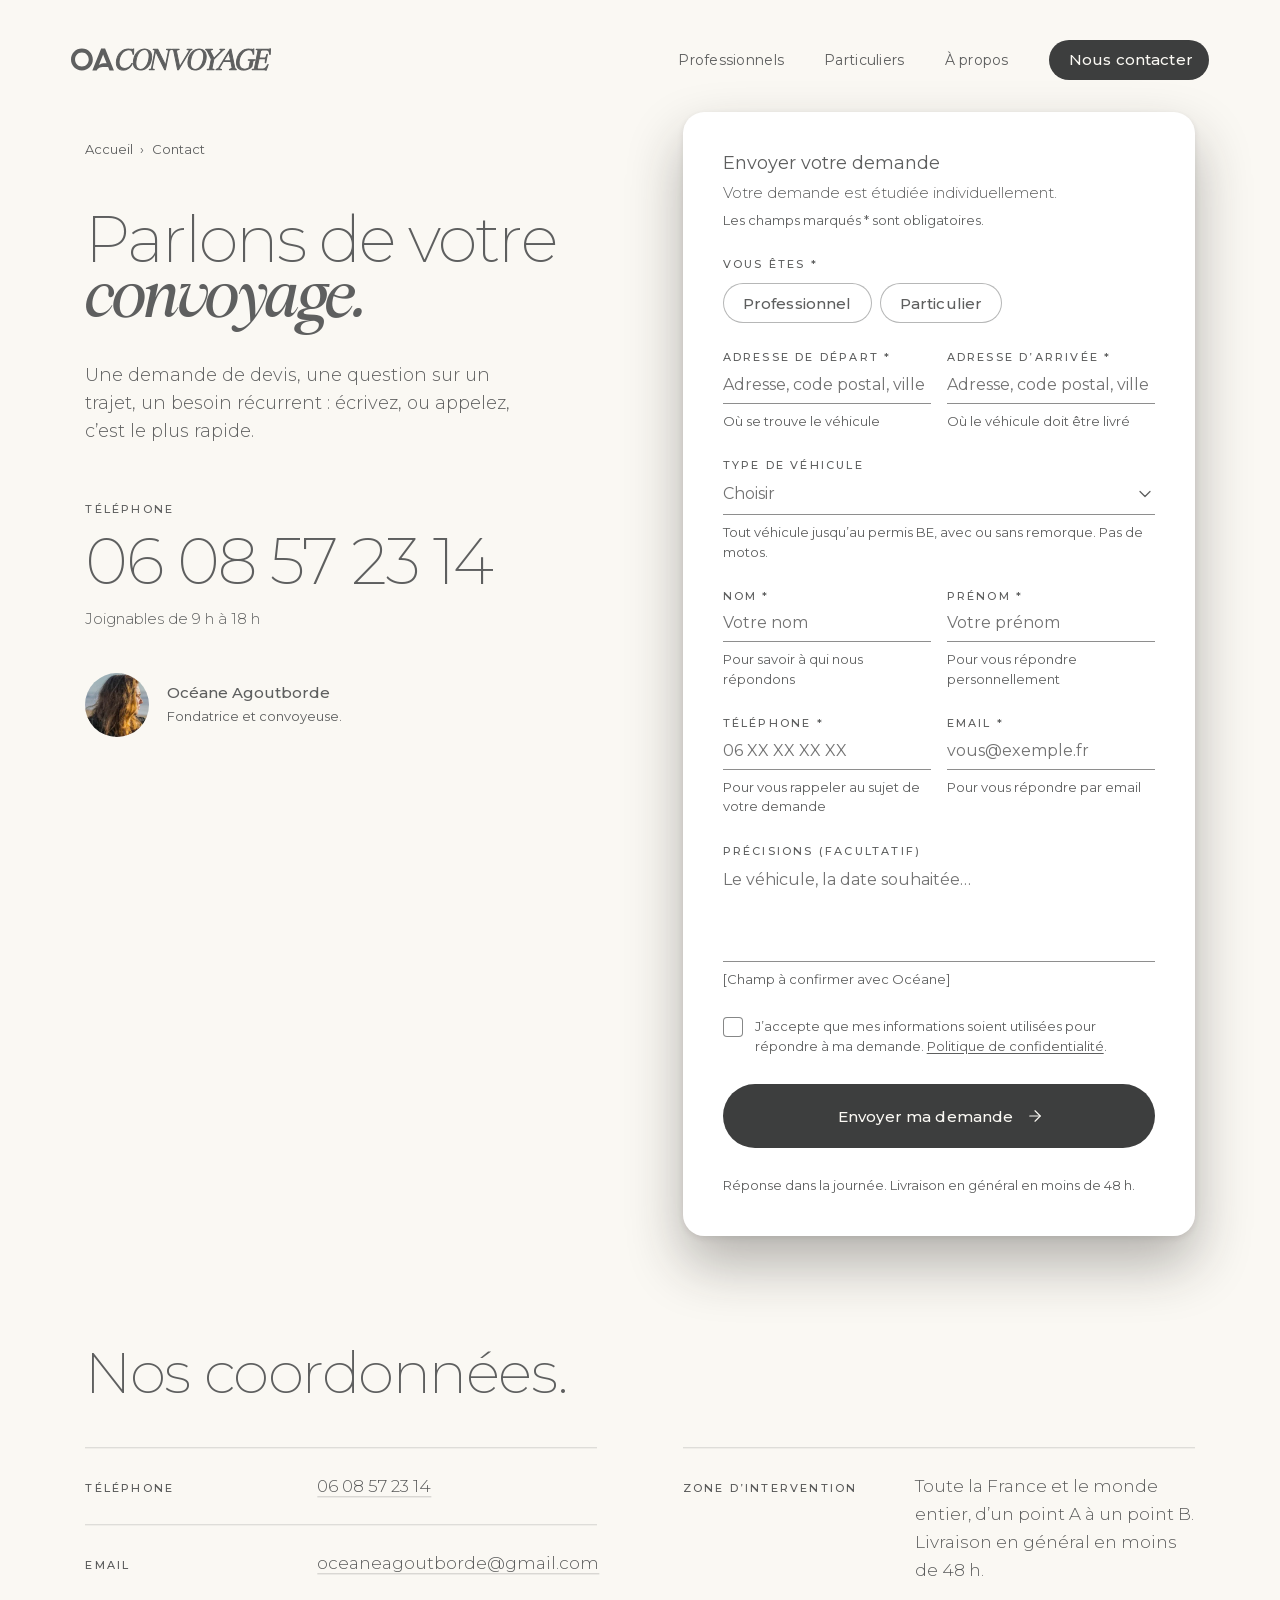
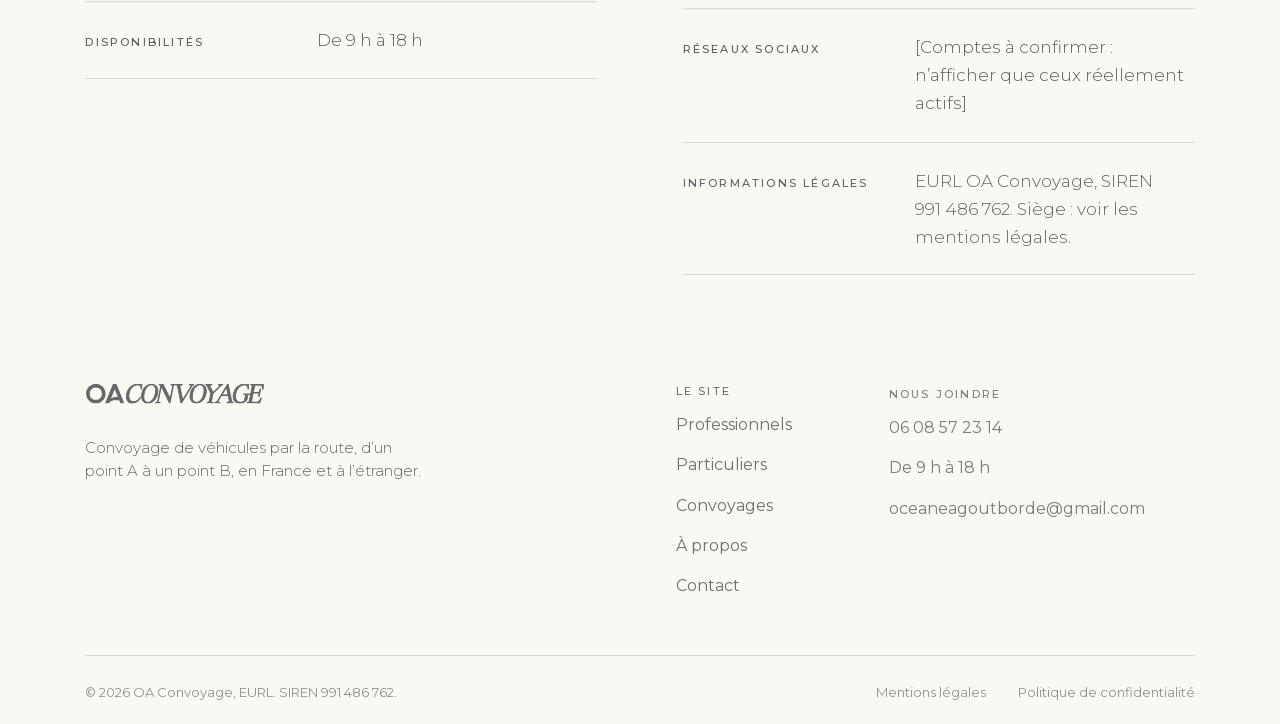
<file: nouvelle/contact.html>
<!doctype html>
<html lang="fr">
<head>
<meta charset="utf-8">
<meta name="viewport" content="width=device-width, initial-scale=1, viewport-fit=cover">
<title>Contact et devis de convoyage, OA Convoyage</title>
<meta name="description" content="Une demande de devis, une question sur un trajet, un besoin récurrent : écrivez-nous, ou appelez le 06 08 57 23 14.">
<meta name="robots" content="noindex, nofollow">
<meta name="theme-color" content="#faf8f3">
<link rel="icon" href="assets/svg/icone.svg" type="image/svg+xml">
<link rel="icon" href="assets/img/favicon-32.png" sizes="32x32" type="image/png">
<link rel="apple-touch-icon" href="assets/img/webclip-256.png">
<link rel="preload" href="assets/fonts/montserrat-latin.woff2" as="font" type="font/woff2" crossorigin>
<link rel="preload" href="assets/fonts/swarsh-daisy-italic.woff2" as="font" type="font/woff2" crossorigin>
<link rel="stylesheet" href="assets/css/main.css">
<script>(function(d){d.classList.add('js');if(!matchMedia('(prefers-reduced-motion: reduce)').matches){d.classList.add('anim');setTimeout(function(){d.classList.remove('anim')},3500)}})(document.documentElement)</script>
<script src="https://api-flowdesk.hws.pm/remarques.js" data-projet="pr-e3f974cdbcfcf78e87dd87f5c34ced4b" defer></script>
</head>
<body class="page page--contact" data-page="contact">
<a class="evitement" href="#contenu">Aller au contenu</a>
<header class="entete entete--clair" data-entete>
  <div class="entete__barre">
    <a class="entete__logo" href="accueil.html" aria-label="OA Convoyage, retour à l’accueil">
      <img class="entete__logo-img" src="assets/svg/logo-anthracite.svg" alt="" width="200" height="23">
    </a>
    <nav class="entete__nav" aria-label="Navigation principale">
      <a class="entete__lien" href="professionnels.html">Professionnels</a>
      <a class="entete__lien" href="particuliers.html">Particuliers</a>
      <a class="entete__lien" href="a-propos.html">À propos</a>
      <a class="bouton bouton--s entete__cta" href="contact.html" aria-current="page"><span class="bouton__libelle">Nous contacter</span></a>
    </nav>
    <button class="entete__menu" type="button" aria-expanded="false" aria-controls="menu-mobile" data-menu-ouvrir>
      <span class="sr">Ouvrir le menu</span>
      <svg viewBox="0 0 24 24" fill="none" stroke="currentColor" stroke-width="1.5" stroke-linecap="round" aria-hidden="true" focusable="false"><path class="entete__menu-l1" d="M4 8H20"/><path class="entete__menu-l2" d="M4 16H20"/></svg>
    </button>
  </div>
</header>

<main id="contenu">

  <section class="contact" aria-labelledby="hero-titre">
    <div class="contact__cote">
      <div class="contact__collant">
        <nav class="ariane" aria-label="Fil d’Ariane"><ol><li><a href="accueil.html">Accueil</a></li><li aria-current="page">Contact</li></ol></nav>
        <h1 class="hero-public__titre contact__titre" id="hero-titre"><span class="t-titre1 hero-public__ligne">Parlons de votre</span> <span class="t-accent-m hero-public__accent" data-script>convoyage.</span></h1>
        <p class="t-chapo contact__chapo">Une demande de devis, une question sur un trajet, un besoin récurrent&nbsp;: écrivez, ou appelez, c’est le plus rapide.</p>
        <div class="contact__tel">
          <p class="contact__etiquette">Téléphone</p>
          <a class="t-titre1 contact__numero" href="tel:+33608572314">06&nbsp;08&nbsp;57&nbsp;23&nbsp;14</a>
          <p class="t-corps-s contact__dispo contact__dispo--d">Joignables de 9&nbsp;h à 18&nbsp;h</p>
        </div>
        <div class="signature contact__signature">
  <img class="signature__portrait" src="assets/img/portrait-signature.webp" alt="Portrait d’Océane Agoutborde" width="64" height="64" loading="lazy" decoding="async">
  <div class="signature__texte"><span class="signature__nom">Océane Agoutborde</span><span class="signature__role">Fondatrice et convoyeuse.</span></div>
</div>

        <p class="t-corps-s contact__dispo contact__dispo--m">Joignables de 9&nbsp;h à 18&nbsp;h</p>
      </div>
    </div>

    <div class="contact__carte carte-form" id="formulaire" data-carte-formulaire>
      <div class="carte-form__entete">
        <h2 class="carte-form__titre">Envoyer votre demande</h2>
        <p class="carte-form__texte">Votre demande est étudiée individuellement.</p>
        <p class="formulaire__obligatoire">Les champs marqués * sont obligatoires.</p>
      </div>
      <form class="formulaire" data-formulaire action="#" method="post" novalidate>
        <input type="hidden" name="source" value="contact">
        <div class="bandeau" data-bandeau role="alert" hidden><p data-bandeau-texte>Votre demande n’a pas pu être envoyée.</p></div>
        <fieldset class="choix" data-champ="profil">
          <legend class="champ__libelle">Vous êtes *</legend>
          <div class="choix__options">
            <label class="choix__option"><input type="radio" name="profil" value="pro" required aria-describedby="f-profil-aide"><span>Professionnel</span></label>
            <label class="choix__option"><input type="radio" name="profil" value="part" required aria-describedby="f-profil-aide"><span>Particulier</span></label>
          </div>
          <p class="champ__aide champ__aide--vide" id="f-profil-aide" data-aide></p>
        </fieldset>
        <div class="formulaire__rangee">
          <div class="champ " data-champ="depart">
  <label class="champ__libelle" for="f-depart">Adresse de départ *</label>
  <span class="champ__saisie"><input class="champ__controle" id="f-depart" name="depart" type="text" placeholder="Adresse, code postal, ville" autocomplete="off" required aria-describedby="f-depart-aide"></span>
  <p class="champ__aide" id="f-depart-aide" data-aide>Où se trouve le véhicule</p>
</div>

          <div class="champ " data-champ="arrivee">
  <label class="champ__libelle" for="f-arrivee">Adresse d’arrivée *</label>
  <span class="champ__saisie"><input class="champ__controle" id="f-arrivee" name="arrivee" type="text" placeholder="Adresse, code postal, ville" autocomplete="off" required aria-describedby="f-arrivee-aide"></span>
  <p class="champ__aide" id="f-arrivee-aide" data-aide>Où le véhicule doit être livré</p>
</div>

        </div>
        <div class="champ champ--liste" data-champ="vehicule">
          <label class="champ__libelle" for="f-vehicule">Type de véhicule</label>
          <span class="champ__saisie"><select class="champ__controle" id="f-vehicule" name="vehicule" aria-describedby="f-vehicule-aide"><option value="" selected>Choisir</option><option value="citadine">Citadine ou berline</option><option value="suv">SUV ou monospace</option><option value="utilitaire">Utilitaire</option><option value="autre">Autre</option></select><svg class="icone icone--chevron champ__chevron" viewBox="0 0 24 24" fill="none" stroke="currentColor" stroke-width="1.5" stroke-linecap="round" stroke-linejoin="round" aria-hidden="true" focusable="false"><path d="M6 9L12 15L18 9"/></svg>
</span>
          <p class="champ__aide" id="f-vehicule-aide" data-aide>Tout véhicule jusqu’au permis BE, avec ou sans remorque. Pas de motos.</p>
        </div>
        <div class="formulaire__rangee">
          <div class="champ " data-champ="nom">
  <label class="champ__libelle" for="f-nom">Nom *</label>
  <span class="champ__saisie"><input class="champ__controle" id="f-nom" name="nom" type="text" placeholder="Votre nom" autocomplete="family-name" required aria-describedby="f-nom-aide"></span>
  <p class="champ__aide" id="f-nom-aide" data-aide>Pour savoir à qui nous répondons</p>
</div>

          <div class="champ " data-champ="prenom">
  <label class="champ__libelle" for="f-prenom">Prénom *</label>
  <span class="champ__saisie"><input class="champ__controle" id="f-prenom" name="prenom" type="text" placeholder="Votre prénom" autocomplete="given-name" required aria-describedby="f-prenom-aide"></span>
  <p class="champ__aide" id="f-prenom-aide" data-aide>Pour vous répondre personnellement</p>
</div>

        </div>
        <div class="champ " data-champ="entreprise" data-champ-entreprise hidden>
  <label class="champ__libelle" for="f-entreprise">Nom de l’entreprise *</label>
  <span class="champ__saisie"><input class="champ__controle" id="f-entreprise" name="entreprise" type="text" placeholder="Votre entreprise" autocomplete="organization" aria-describedby="f-entreprise-aide"></span>
  <p class="champ__aide" id="f-entreprise-aide" data-aide>Seulement si vous êtes un professionnel</p>
</div>

        <div class="formulaire__rangee">
          <div class="champ " data-champ="telephone">
  <label class="champ__libelle" for="f-telephone">Téléphone *</label>
  <span class="champ__saisie"><input class="champ__controle" id="f-telephone" name="telephone" type="tel" placeholder="06 XX XX XX XX" autocomplete="tel" inputmode=tel required aria-describedby="f-telephone-aide"></span>
  <p class="champ__aide" id="f-telephone-aide" data-aide>Pour vous rappeler au sujet de votre demande</p>
</div>

          <div class="champ " data-champ="email">
  <label class="champ__libelle" for="f-email">Email *</label>
  <span class="champ__saisie"><input class="champ__controle" id="f-email" name="email" type="email" placeholder="vous@exemple.fr" autocomplete="email" required aria-describedby="f-email-aide"></span>
  <p class="champ__aide" id="f-email-aide" data-aide>Pour vous répondre par email</p>
</div>

        </div>
        <div class="champ champ--zone" data-champ="precisions">
          <label class="champ__libelle" for="f-precisions">Précisions (facultatif)</label>
          <span class="champ__saisie"><textarea class="champ__controle" id="f-precisions" name="precisions" rows="3" placeholder="Le véhicule, la date souhaitée…" aria-describedby="f-precisions-aide"></textarea></span>
          <p class="champ__aide" id="f-precisions-aide" data-aide>[Champ à confirmer avec Océane]</p>
        </div>
        <div class="consentement" data-champ="consentement">
          <label class="consentement__ligne"><input class="consentement__controle" type="checkbox" name="consentement" required aria-describedby="f-consentement-aide"><span class="consentement__case" aria-hidden="true"><svg viewBox="0 0 12 10" fill="none" stroke="currentColor" stroke-width="1.5" stroke-linecap="round" stroke-linejoin="round"><path d="M1 5.2L4.3 8.4L11 1.6"/></svg></span><span class="consentement__texte">J’accepte que mes informations soient utilisées pour répondre à ma demande. <a href="#">Politique de confidentialité</a>.</span></label>
          <p class="champ__aide champ__aide--vide" id="f-consentement-aide" data-aide></p>
        </div>
        <button class="bouton bouton--l formulaire__envoi" type="submit"><span class="bouton__libelle">Envoyer ma demande</span><svg class="icone icone--fleche bouton__fleche" viewBox="0 0 24 24" fill="none" stroke="currentColor" stroke-width="1.5" stroke-linecap="round" stroke-linejoin="round" aria-hidden="true" focusable="false"><path d="M5 12H19"/><path d="M12 5L19 12L12 19"/></svg>
</button>
        <p class="formulaire__note">Réponse dans la journée. Livraison en général en moins de 48&nbsp;h.</p>
      </form>
    </div>

    <div class="contact__carte carte-form carte-form--envoye" data-envoye role="status" hidden>
      <h2 class="t-titre2">Votre demande est envoyée.</h2>
      <p class="t-corps-l">Nous l’étudions personnellement et vous répondons dans la journée.</p>
      <p class="t-corps-s">En attendant, vous pouvez nous appeler au <a class="lien-texte" href="tel:+33608572314">06&nbsp;08&nbsp;57&nbsp;23&nbsp;14</a>.</p>
      <a class="lien lien--sombre " href="accueil.html"><span class="lien__ligne"><span class="lien__libelle">Revenir à l’accueil</span><svg class="icone icone--fleche lien__fleche" viewBox="0 0 24 24" fill="none" stroke="currentColor" stroke-width="1.5" stroke-linecap="round" stroke-linejoin="round" aria-hidden="true" focusable="false"><path d="M5 12H19"/><path d="M12 5L19 12L12 19"/></svg>
</span><span class="lien__trait" aria-hidden="true"></span></a>

    </div>
  </section>

  <section class="coordonnees" aria-labelledby="coordonnees-titre">
    <h2 class="t-titre2" id="coordonnees-titre" data-lignes>Nos coordonnées.</h2>
    <div class="coordonnees__colonnes">
      <dl class="fiche">
        <div class="ligne-fiche "><dt class="ligne-fiche__libelle">Téléphone</dt><dd class="ligne-fiche__valeur"><a class="lien-texte" href="tel:+33608572314">06&nbsp;08&nbsp;57&nbsp;23&nbsp;14</a></dd></div>

        <div class="ligne-fiche "><dt class="ligne-fiche__libelle">Email</dt><dd class="ligne-fiche__valeur"><a class="lien-texte" href="mailto:oceaneagoutborde@gmail.com">oceaneagoutborde@gmail.com</a></dd></div>

        <div class="ligne-fiche "><dt class="ligne-fiche__libelle">Disponibilités</dt><dd class="ligne-fiche__valeur">De 9&nbsp;h à 18&nbsp;h</dd></div>

      </dl>
      <dl class="fiche">
        <div class="ligne-fiche "><dt class="ligne-fiche__libelle">Zone d’intervention</dt><dd class="ligne-fiche__valeur">Toute la France et le monde entier, d’un point A à un point B. Livraison en général en moins de 48&nbsp;h.</dd></div>

        <div class="ligne-fiche "><dt class="ligne-fiche__libelle">Réseaux sociaux</dt><dd class="ligne-fiche__valeur">[Comptes à confirmer&nbsp;: n’afficher que ceux réellement actifs]</dd></div>

        <div class="ligne-fiche "><dt class="ligne-fiche__libelle">Informations légales</dt><dd class="ligne-fiche__valeur">EURL OA Convoyage, SIREN 991&nbsp;486&nbsp;762. Siège&nbsp;: voir les mentions légales.</dd></div>

      </dl>
    </div>
  </section>
</main>

<footer class="pied" data-pied>
  <div class="pied__haut">
    <div class="pied__marque">
      <a class="pied__logo" href="accueil.html" aria-label="OA Convoyage, retour à l’accueil"><img src="assets/svg/logo-anthracite.svg" alt="" width="180" height="20"></a>
      <p class="pied__presentation">Convoyage de véhicules par la route, d’un point A à un point B, en France et à l’étranger.</p>
    </div>
    <nav class="pied__colonne" aria-label="Le site">
      <h2 class="pied__titre">Le site</h2>
      <a href="professionnels.html">Professionnels</a>
      <a href="particuliers.html">Particuliers</a>
      <a href="convoyages.html">Convoyages</a>
      <a href="a-propos.html">À propos</a>
      <a href="contact.html">Contact</a>
    </nav>
    <div class="pied__colonne pied__colonne--joindre">
      <h2 class="pied__titre">Nous joindre</h2>
      <a href="tel:+33608572314">06&nbsp;08&nbsp;57&nbsp;23&nbsp;14</a>
      <span>De 9&nbsp;h à 18&nbsp;h</span>
      <a href="mailto:oceaneagoutborde@gmail.com">oceaneagoutborde@gmail.com</a>
    </div>
  </div>
  <div class="pied__bas">
    <p class="pied__legal">© 2026 OA Convoyage, EURL. SIREN 991&nbsp;486&nbsp;762.</p>
    <p class="pied__liens"><a href="#">Mentions légales</a><a href="#">Politique de confidentialité</a></p>
  </div>
</footer>

<div class="barre-action" data-barre-action aria-hidden="true">
  <a class="barre-action__appel" href="tel:+33608572314" tabindex="-1"><svg class="icone icone--tel " viewBox="0 0 24 24" fill="none" stroke="currentColor" stroke-width="1.5" stroke-linecap="round" stroke-linejoin="round" aria-hidden="true" focusable="false"><path d="M14.45 16.66a1 1 0 0 1-.65-.06A13.6 13.6 0 0 1 7.4 10.2a1 1 0 0 1 .3-1.2l.5-.4A2 2 0 0 0 9 7V4a2 2 0 0 0-2-2H4a2 2 0 0 0-2 2 18 18 0 0 0 18 18 2 2 0 0 0 2-2v-3a2 2 0 0 0-2-2h-3a2 2 0 0 0-1.6.8l-.4.5a1 1 0 0 1-.55.36z"/></svg>
<span>Appeler</span></a>
  <a class="bouton bouton--s barre-action__devis" href="contact.html" tabindex="-1"><span class="bouton__libelle">Obtenir un devis</span><svg class="icone icone--fleche bouton__fleche" viewBox="0 0 24 24" fill="none" stroke="currentColor" stroke-width="1.5" stroke-linecap="round" stroke-linejoin="round" aria-hidden="true" focusable="false"><path d="M5 12H19"/><path d="M12 5L19 12L12 19"/></svg>
</a>
</div>

<div class="menu-mobile" id="menu-mobile" data-menu role="dialog" aria-modal="true" aria-label="Menu" hidden>
  <div class="menu-mobile__panneau">
    <div class="menu-mobile__haut">
      <img class="menu-mobile__logo" src="assets/svg/logo-creme.svg" alt="OA Convoyage" width="150" height="17">
      <button class="menu-mobile__fermer" type="button" data-menu-fermer><span class="sr">Fermer le menu</span><svg viewBox="0 0 24 24" fill="none" stroke="currentColor" stroke-width="1.5" stroke-linecap="round" aria-hidden="true" focusable="false"><path d="M6 6L18 18"/><path d="M18 6L6 18"/></svg></button>
    </div>
    <nav class="menu-mobile__nav" aria-label="Menu">
      <a href="accueil.html">Accueil</a>
      <a href="professionnels.html">Professionnels</a>
      <a href="particuliers.html">Particuliers</a>
      <a href="a-propos.html">À propos</a>
    </nav>
    <div class="menu-mobile__bas">
      <a class="bouton bouton--l bouton--contour menu-mobile__cta" href="contact.html"><span class="bouton__libelle">Nous contacter</span><svg class="icone icone--fleche bouton__fleche" viewBox="0 0 24 24" fill="none" stroke="currentColor" stroke-width="1.5" stroke-linecap="round" stroke-linejoin="round" aria-hidden="true" focusable="false"><path d="M5 12H19"/><path d="M12 5L19 12L12 19"/></svg>
</a>
      <a class="menu-mobile__tel" href="tel:+33608572314">06&nbsp;08&nbsp;57&nbsp;23&nbsp;14</a>
      <span class="menu-mobile__mention">En France et à l’étranger</span>
    </div>
  </div>
</div>

<script src="assets/vendor/gsap.min.js" defer></script>
<script src="assets/vendor/ScrollTrigger.min.js" defer></script>
<script src="assets/vendor/SplitText.min.js" defer></script>
<script src="assets/vendor/lenis.min.js" defer></script>
<script src="assets/js/main.js" defer></script>
</body>
</html>
</file>
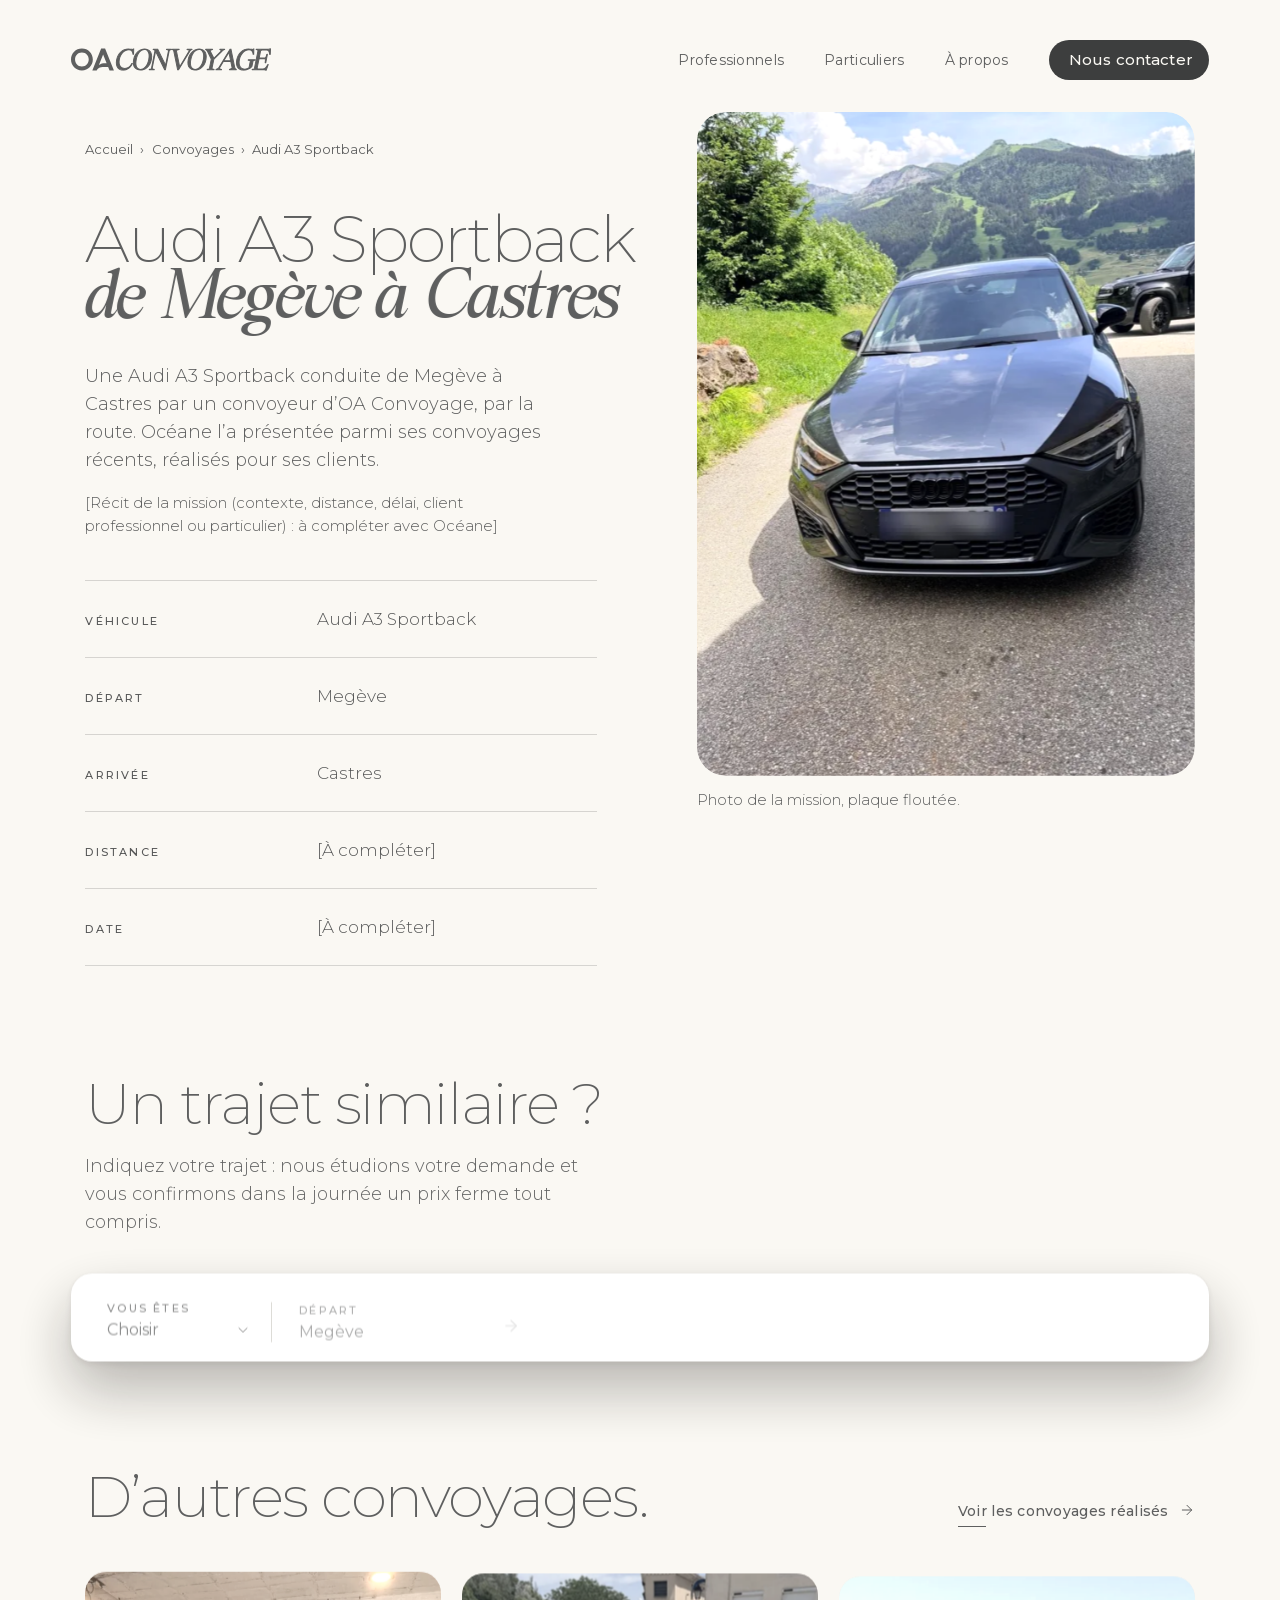
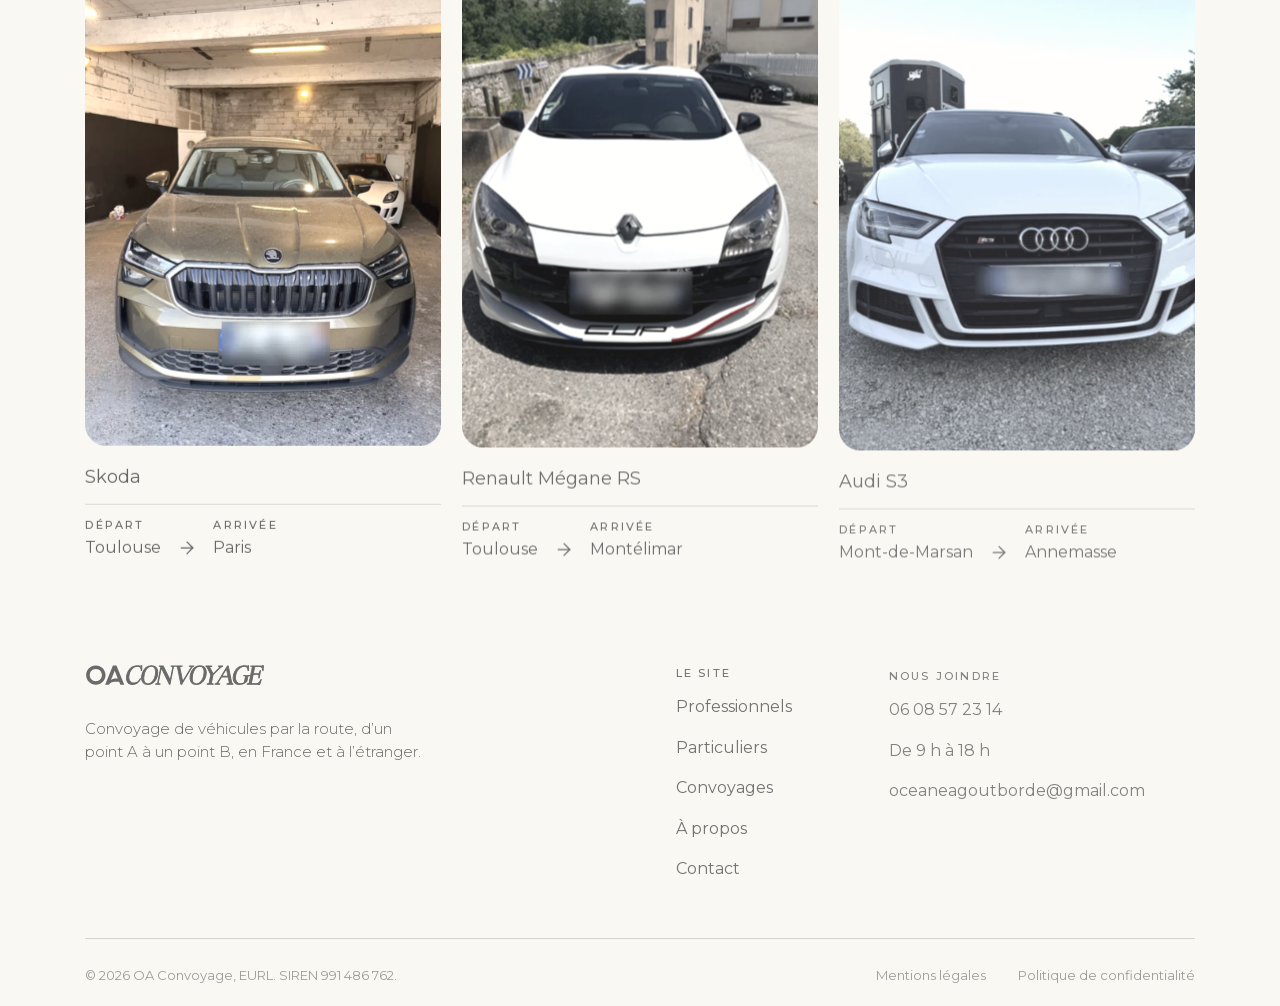
<file: nouvelle/convoyage-audi-a3-sportback-megeve-castres.html>
<!doctype html>
<html lang="fr">
<head>
<meta charset="utf-8">
<meta name="viewport" content="width=device-width, initial-scale=1, viewport-fit=cover">
<title>Audi A3 Sportback, de Megève à Castres | OA Convoyage</title>
<meta name="description" content="Convoyage d’une Audi A3 Sportback de Megève à Castres par un convoyeur d’OA Convoyage, par la route. Une mission récente présentée par Océane.">
<meta name="robots" content="noindex, nofollow">
<meta name="theme-color" content="#faf8f3">
<link rel="icon" href="assets/svg/icone.svg" type="image/svg+xml">
<link rel="icon" href="assets/img/favicon-32.png" sizes="32x32" type="image/png">
<link rel="apple-touch-icon" href="assets/img/webclip-256.png">
<link rel="preload" href="assets/fonts/montserrat-latin.woff2" as="font" type="font/woff2" crossorigin>
<link rel="preload" href="assets/fonts/swarsh-daisy-italic.woff2" as="font" type="font/woff2" crossorigin>
<link rel="stylesheet" href="assets/css/main.css">
<script>(function(d){d.classList.add('js');if(!matchMedia('(prefers-reduced-motion: reduce)').matches){d.classList.add('anim');setTimeout(function(){d.classList.remove('anim')},3500)}})(document.documentElement)</script>
<script src="https://api-flowdesk.hws.pm/remarques.js" data-projet="pr-e3f974cdbcfcf78e87dd87f5c34ced4b" defer></script>
</head>
<body class="page page--convoyage" data-page="convoyage">
<a class="evitement" href="#contenu">Aller au contenu</a>
<header class="entete entete--clair" data-entete>
  <div class="entete__barre">
    <a class="entete__logo" href="accueil.html" aria-label="OA Convoyage, retour à l’accueil">
      <img class="entete__logo-img" src="assets/svg/logo-anthracite.svg" alt="" width="200" height="23">
    </a>
    <nav class="entete__nav" aria-label="Navigation principale">
      <a class="entete__lien" href="professionnels.html">Professionnels</a>
      <a class="entete__lien" href="particuliers.html">Particuliers</a>
      <a class="entete__lien" href="a-propos.html">À propos</a>
      <a class="bouton bouton--s entete__cta" href="contact.html"><span class="bouton__libelle">Nous contacter</span></a>
    </nav>
    <button class="entete__menu" type="button" aria-expanded="false" aria-controls="menu-mobile" data-menu-ouvrir>
      <span class="sr">Ouvrir le menu</span>
      <svg viewBox="0 0 24 24" fill="none" stroke="currentColor" stroke-width="1.5" stroke-linecap="round" aria-hidden="true" focusable="false"><path class="entete__menu-l1" d="M4 8H20"/><path class="entete__menu-l2" d="M4 16H20"/></svg>
    </button>
  </div>
</header>

<main id="contenu">
  <!-- ======================================== fiche (gabarit CMS) -->
  <section class="convoyage-fiche" data-convoyage-fiche aria-labelledby="fiche-titre">
    <div class="convoyage-fiche__texte">
      <nav class="ariane" aria-label="Fil d’Ariane"><ol><li><a href="accueil.html">Accueil</a></li><li><a href="convoyages.html">Convoyages</a></li><li aria-current="page">Audi A3 Sportback</li></ol></nav>
      <h1 class="convoyage-fiche__titre" id="fiche-titre"><span class="t-titre1 convoyage-fiche__ligne">Audi A3 Sportback</span> <span class="t-accent-m convoyage-fiche__accent" data-script>de <span class="insecable">Megève</span> à&nbsp;<span class="insecable">Castres</span></span></h1>
      <p class="t-chapo convoyage-fiche__chapo">Une Audi A3 Sportback conduite de Megève à Castres par un convoyeur d’OA Convoyage, par la route. Océane l’a présentée parmi ses convoyages récents, réalisés pour ses clients.</p>
      <p class="crochet convoyage-fiche__crochet">[Récit de la mission (contexte, distance, délai, client professionnel ou particulier)&nbsp;: à compléter avec Océane]</p>
      <dl class="fiche convoyage-fiche__donnees">
        <div class="ligne-fiche "><dt class="ligne-fiche__libelle">Véhicule</dt><dd class="ligne-fiche__valeur">Audi A3 Sportback</dd></div>

        <div class="ligne-fiche "><dt class="ligne-fiche__libelle">Départ</dt><dd class="ligne-fiche__valeur">Megève</dd></div>

        <div class="ligne-fiche "><dt class="ligne-fiche__libelle">Arrivée</dt><dd class="ligne-fiche__valeur">Castres</dd></div>

        <div class="ligne-fiche "><dt class="ligne-fiche__libelle">Distance</dt><dd class="ligne-fiche__valeur">[À compléter]</dd></div>

        <div class="ligne-fiche "><dt class="ligne-fiche__libelle">Date</dt><dd class="ligne-fiche__valeur">[À compléter]</dd></div>

      </dl>
    </div>
    <figure class="convoyage-fiche__figure">
      <picture class="photo convoyage-fiche__photo"><source media="(max-width: 767px)" srcset="assets/img/convoyage-audi-a3-sportback-megeve-castres-m.webp"><img src="assets/img/convoyage-audi-a3-sportback-megeve-castres-d.webp" srcset="assets/img/convoyage-audi-a3-sportback-megeve-castres-d-480.webp 480w, assets/img/convoyage-audi-a3-sportback-megeve-castres-m.webp 600w, assets/img/convoyage-audi-a3-sportback-megeve-castres-d.webp 900w, assets/img/convoyage-audi-a3-sportback-megeve-castres-d-1151.webp 1151w" sizes="(max-width: 991px) 36vw, (min-width: 1920px) 747px, 38.89vw" alt="Audi A3 Sportback grise sur une route de montagne, plaque floutée." width="900" height="1200" loading="eager" decoding="async" fetchpriority=high></picture>

      <figcaption class="legende convoyage-fiche__legende">Photo de la mission, plaque floutée.</figcaption>
    </figure>
  </section>

  <!-- ================================================ même trajet -->
  <section class="convoyage-suite" aria-labelledby="suite-titre">
    <h2 class="t-titre2 convoyage-suite__titre" id="suite-titre" data-lignes>Un trajet similaire&nbsp;?</h2>
    <p class="t-chapo convoyage-suite__chapo" data-monte>Indiquez votre trajet&nbsp;: nous étudions votre demande et vous confirmons dans la journée un prix ferme tout compris.</p>
    <form class="barre convoyage-suite__barre" action="contact.html" method="get" data-barre="vide" novalidate>
  <input type="hidden" name="source" value="convoyage-audi-a3-sportback-megeve-castres">
  <div class="barre__champ barre__champ--liste barre__champ--profil">
    <label class="barre__etiquette" for="fiche-profil">Vous êtes</label>
    <span class="barre__valeur"><select class="barre__saisie" id="fiche-profil" name="profil" data-exemple=""><option value="" hidden>Choisir</option><option value="pro">Professionnel</option><option value="part">Particulier</option></select><svg class="icone icone--chevron barre__chevron" viewBox="0 0 24 24" fill="none" stroke="currentColor" stroke-width="1.5" stroke-linecap="round" stroke-linejoin="round" aria-hidden="true" focusable="false"><path d="M6 9L12 15L18 9"/></svg>
</span>
  </div>
  <div class="barre__champ barre__champ--depart">
    <label class="barre__etiquette" for="fiche-depart">Départ</label>
    <span class="barre__valeur"><input class="barre__saisie" id="fiche-depart" name="depart" type="text" placeholder="Ville ou adresse" value="Megève" data-exemple="" autocomplete="off"></span>
  </div>
  <svg class="icone icone--fleche barre__vers" viewBox="0 0 24 24" fill="none" stroke="currentColor" stroke-width="1.5" stroke-linecap="round" stroke-linejoin="round" aria-hidden="true" focusable="false"><path d="M5 12H19"/><path d="M12 5L19 12L12 19"/></svg>

  <div class="barre__champ barre__champ--arrivee">
    <label class="barre__etiquette" for="fiche-arrivee">Arrivée</label>
    <span class="barre__valeur"><input class="barre__saisie" id="fiche-arrivee" name="arrivee" type="text" placeholder="Ville ou adresse" value="Castres" data-exemple="" autocomplete="off"></span>
  </div>
  <div class="barre__champ barre__champ--liste barre__champ--vehicule">
    <label class="barre__etiquette" for="fiche-vehicule">Véhicule</label>
    <span class="barre__valeur"><select class="barre__saisie" id="fiche-vehicule" name="vehicule" data-exemple=""><option value="" disabled selected hidden>Choisir</option><option value="citadine">Citadine ou berline</option><option value="suv">SUV ou monospace</option><option value="utilitaire">Utilitaire</option><option value="autre">Autre</option></select><svg class="icone icone--chevron barre__chevron" viewBox="0 0 24 24" fill="none" stroke="currentColor" stroke-width="1.5" stroke-linecap="round" stroke-linejoin="round" aria-hidden="true" focusable="false"><path d="M6 9L12 15L18 9"/></svg>
</span>
  </div>
  <button class="bouton bouton--l barre__envoi" type="submit"><span class="bouton__libelle">Obtenir un devis</span><svg class="icone icone--fleche bouton__fleche" viewBox="0 0 24 24" fill="none" stroke="currentColor" stroke-width="1.5" stroke-linecap="round" stroke-linejoin="round" aria-hidden="true" focusable="false"><path d="M5 12H19"/><path d="M12 5L19 12L12 19"/></svg>
</button>
</form>

  </section>

  <!-- ============================================ autres convoyages -->
  <section class="convoyages-autres" aria-labelledby="autres-titre">
    <div class="convoyages-autres__entete">
      <h2 class="t-titre2" id="autres-titre" data-lignes>D’autres convoyages.</h2>
      <a class="lien lien--sombre convoyages-autres__lien" href="convoyages.html"><span class="lien__ligne"><span class="lien__libelle">Voir les convoyages réalisés</span><svg class="icone icone--fleche lien__fleche" viewBox="0 0 24 24" fill="none" stroke="currentColor" stroke-width="1.5" stroke-linecap="round" stroke-linejoin="round" aria-hidden="true" focusable="false"><path d="M5 12H19"/><path d="M12 5L19 12L12 19"/></svg>
</span><span class="lien__trait" aria-hidden="true"></span></a>

    </div>
    <ul class="convoyages-grille "><li class="convoyage-carte" data-carte-convoyage><a class="convoyage-carte__lien" href="convoyage-skoda-toulouse-paris.html"><picture class="photo convoyage-carte__photo"><source media="(max-width: 767px)" srcset="assets/img/convoyage-skoda-toulouse-paris-m.webp"><img src="assets/img/convoyage-skoda-toulouse-paris-d.webp" srcset="assets/img/convoyage-skoda-toulouse-paris-d-480.webp 480w, assets/img/convoyage-skoda-toulouse-paris-m.webp 600w, assets/img/convoyage-skoda-toulouse-paris-d.webp 900w" sizes="(max-width: 991px) 31vw, (min-width: 1920px) 540px, 28vw" alt="Skoda vert olive vue de face dans un garage, plaque floutée." width="900" height="1200" loading="lazy" decoding="async"></picture>
<span class="convoyage-carte__vehicule">Skoda</span><span class="convoyage-carte__trajet"><span class="convoyage-carte__lieu"><span class="convoyage-carte__etiquette">Départ</span>Toulouse</span><svg class="icone icone--fleche convoyage-carte__vers" viewBox="0 0 24 24" fill="none" stroke="currentColor" stroke-width="1.5" stroke-linecap="round" stroke-linejoin="round" aria-hidden="true" focusable="false"><path d="M5 12H19"/><path d="M12 5L19 12L12 19"/></svg>
<span class="convoyage-carte__lieu"><span class="convoyage-carte__etiquette">Arrivée</span>Paris</span></span></a></li><li class="convoyage-carte" data-carte-convoyage><a class="convoyage-carte__lien" href="convoyage-megane-rs-toulouse-montelimar.html"><picture class="photo convoyage-carte__photo"><source media="(max-width: 767px)" srcset="assets/img/convoyage-megane-rs-toulouse-montelimar-m.webp"><img src="assets/img/convoyage-megane-rs-toulouse-montelimar-d.webp" srcset="assets/img/convoyage-megane-rs-toulouse-montelimar-d-480.webp 480w, assets/img/convoyage-megane-rs-toulouse-montelimar-m.webp 600w, assets/img/convoyage-megane-rs-toulouse-montelimar-d.webp 900w" sizes="(max-width: 991px) 31vw, (min-width: 1920px) 540px, 28vw" alt="Renault Mégane RS blanche à bandes tricolores, garée dans une rue de village, plaque floutée." width="900" height="1200" loading="lazy" decoding="async"></picture>
<span class="convoyage-carte__vehicule">Renault Mégane RS</span><span class="convoyage-carte__trajet"><span class="convoyage-carte__lieu"><span class="convoyage-carte__etiquette">Départ</span>Toulouse</span><svg class="icone icone--fleche convoyage-carte__vers" viewBox="0 0 24 24" fill="none" stroke="currentColor" stroke-width="1.5" stroke-linecap="round" stroke-linejoin="round" aria-hidden="true" focusable="false"><path d="M5 12H19"/><path d="M12 5L19 12L12 19"/></svg>
<span class="convoyage-carte__lieu"><span class="convoyage-carte__etiquette">Arrivée</span>Montélimar</span></span></a></li><li class="convoyage-carte" data-carte-convoyage><a class="convoyage-carte__lien" href="convoyage-audi-s3-mont-de-marsan-annemasse.html"><picture class="photo convoyage-carte__photo"><source media="(max-width: 767px)" srcset="assets/img/convoyage-audi-s3-mont-de-marsan-annemasse-m.webp"><img src="assets/img/convoyage-audi-s3-mont-de-marsan-annemasse-d.webp" srcset="assets/img/convoyage-audi-s3-mont-de-marsan-annemasse-d-480.webp 480w, assets/img/convoyage-audi-s3-mont-de-marsan-annemasse-m.webp 600w, assets/img/convoyage-audi-s3-mont-de-marsan-annemasse-d.webp 900w" sizes="(max-width: 991px) 31vw, (min-width: 1920px) 540px, 28vw" alt="Audi S3 blanche vue de face sur du gravier, plaque floutée." width="900" height="1200" loading="lazy" decoding="async"></picture>
<span class="convoyage-carte__vehicule">Audi S3</span><span class="convoyage-carte__trajet"><span class="convoyage-carte__lieu"><span class="convoyage-carte__etiquette">Départ</span>Mont-de-Marsan</span><svg class="icone icone--fleche convoyage-carte__vers" viewBox="0 0 24 24" fill="none" stroke="currentColor" stroke-width="1.5" stroke-linecap="round" stroke-linejoin="round" aria-hidden="true" focusable="false"><path d="M5 12H19"/><path d="M12 5L19 12L12 19"/></svg>
<span class="convoyage-carte__lieu"><span class="convoyage-carte__etiquette">Arrivée</span>Annemasse</span></span></a></li></ul>
  </section>
</main>

<footer class="pied" data-pied>
  <div class="pied__haut">
    <div class="pied__marque">
      <a class="pied__logo" href="accueil.html" aria-label="OA Convoyage, retour à l’accueil"><img src="assets/svg/logo-anthracite.svg" alt="" width="180" height="20"></a>
      <p class="pied__presentation">Convoyage de véhicules par la route, d’un point A à un point B, en France et à l’étranger.</p>
    </div>
    <nav class="pied__colonne" aria-label="Le site">
      <h2 class="pied__titre">Le site</h2>
      <a href="professionnels.html">Professionnels</a>
      <a href="particuliers.html">Particuliers</a>
      <a href="convoyages.html">Convoyages</a>
      <a href="a-propos.html">À propos</a>
      <a href="contact.html">Contact</a>
    </nav>
    <div class="pied__colonne pied__colonne--joindre">
      <h2 class="pied__titre">Nous joindre</h2>
      <a href="tel:+33608572314">06&nbsp;08&nbsp;57&nbsp;23&nbsp;14</a>
      <span>De 9&nbsp;h à 18&nbsp;h</span>
      <a href="mailto:oceaneagoutborde@gmail.com">oceaneagoutborde@gmail.com</a>
    </div>
  </div>
  <div class="pied__bas">
    <p class="pied__legal">© 2026 OA Convoyage, EURL. SIREN 991&nbsp;486&nbsp;762.</p>
    <p class="pied__liens"><a href="#">Mentions légales</a><a href="#">Politique de confidentialité</a></p>
  </div>
</footer>

<div class="barre-action" data-barre-action aria-hidden="true">
  <a class="barre-action__appel" href="tel:+33608572314" tabindex="-1"><svg class="icone icone--tel " viewBox="0 0 24 24" fill="none" stroke="currentColor" stroke-width="1.5" stroke-linecap="round" stroke-linejoin="round" aria-hidden="true" focusable="false"><path d="M14.45 16.66a1 1 0 0 1-.65-.06A13.6 13.6 0 0 1 7.4 10.2a1 1 0 0 1 .3-1.2l.5-.4A2 2 0 0 0 9 7V4a2 2 0 0 0-2-2H4a2 2 0 0 0-2 2 18 18 0 0 0 18 18 2 2 0 0 0 2-2v-3a2 2 0 0 0-2-2h-3a2 2 0 0 0-1.6.8l-.4.5a1 1 0 0 1-.55.36z"/></svg>
<span>Appeler</span></a>
  <a class="bouton bouton--s barre-action__devis" href="contact.html" tabindex="-1"><span class="bouton__libelle">Obtenir un devis</span><svg class="icone icone--fleche bouton__fleche" viewBox="0 0 24 24" fill="none" stroke="currentColor" stroke-width="1.5" stroke-linecap="round" stroke-linejoin="round" aria-hidden="true" focusable="false"><path d="M5 12H19"/><path d="M12 5L19 12L12 19"/></svg>
</a>
</div>

<div class="menu-mobile" id="menu-mobile" data-menu role="dialog" aria-modal="true" aria-label="Menu" hidden>
  <div class="menu-mobile__panneau">
    <div class="menu-mobile__haut">
      <img class="menu-mobile__logo" src="assets/svg/logo-creme.svg" alt="OA Convoyage" width="150" height="17">
      <button class="menu-mobile__fermer" type="button" data-menu-fermer><span class="sr">Fermer le menu</span><svg viewBox="0 0 24 24" fill="none" stroke="currentColor" stroke-width="1.5" stroke-linecap="round" aria-hidden="true" focusable="false"><path d="M6 6L18 18"/><path d="M18 6L6 18"/></svg></button>
    </div>
    <nav class="menu-mobile__nav" aria-label="Menu">
      <a href="accueil.html">Accueil</a>
      <a href="professionnels.html">Professionnels</a>
      <a href="particuliers.html">Particuliers</a>
      <a href="a-propos.html">À propos</a>
    </nav>
    <div class="menu-mobile__bas">
      <a class="bouton bouton--l bouton--contour menu-mobile__cta" href="contact.html"><span class="bouton__libelle">Nous contacter</span><svg class="icone icone--fleche bouton__fleche" viewBox="0 0 24 24" fill="none" stroke="currentColor" stroke-width="1.5" stroke-linecap="round" stroke-linejoin="round" aria-hidden="true" focusable="false"><path d="M5 12H19"/><path d="M12 5L19 12L12 19"/></svg>
</a>
      <a class="menu-mobile__tel" href="tel:+33608572314">06&nbsp;08&nbsp;57&nbsp;23&nbsp;14</a>
      <span class="menu-mobile__mention">En France et à l’étranger</span>
    </div>
  </div>
</div>

<script src="assets/vendor/gsap.min.js" defer></script>
<script src="assets/vendor/ScrollTrigger.min.js" defer></script>
<script src="assets/vendor/SplitText.min.js" defer></script>
<script src="assets/vendor/lenis.min.js" defer></script>
<script src="assets/js/main.js" defer></script>
</body>
</html>
</file>
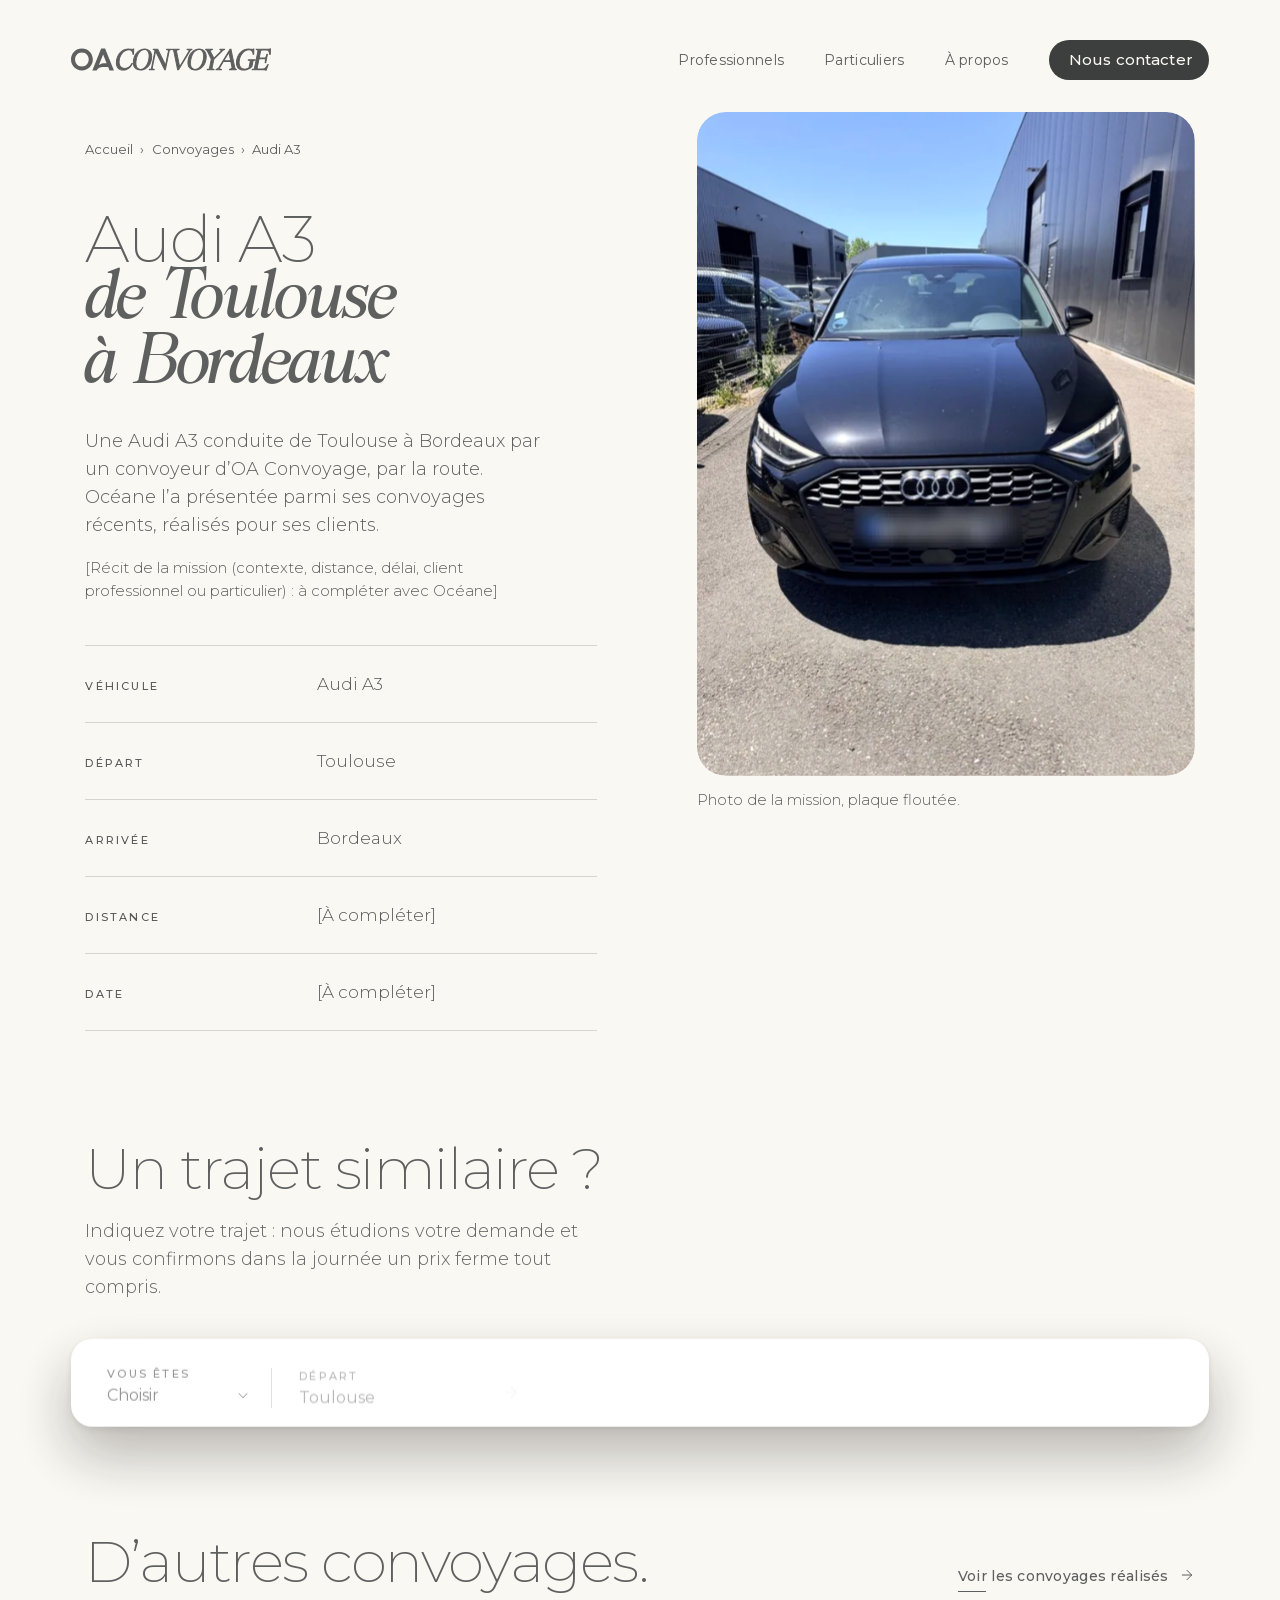
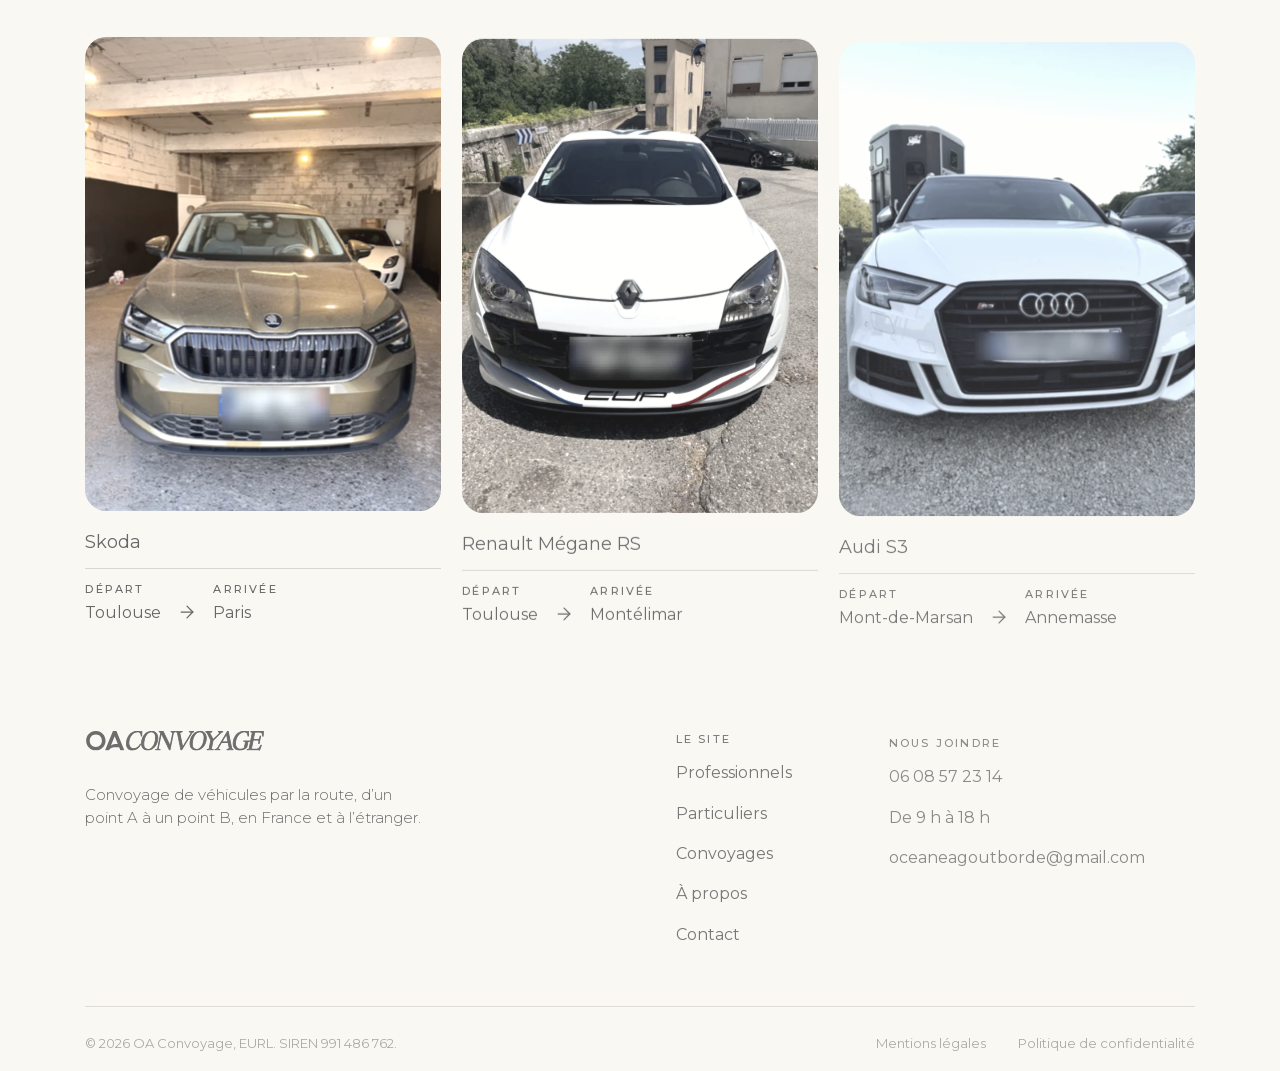
<file: nouvelle/convoyage-audi-a3-toulouse-bordeaux.html>
<!doctype html>
<html lang="fr">
<head>
<meta charset="utf-8">
<meta name="viewport" content="width=device-width, initial-scale=1, viewport-fit=cover">
<title>Audi A3, de Toulouse à Bordeaux | OA Convoyage</title>
<meta name="description" content="Convoyage d’une Audi A3 de Toulouse à Bordeaux par un convoyeur d’OA Convoyage, par la route. Une mission récente présentée par Océane.">
<meta name="robots" content="noindex, nofollow">
<meta name="theme-color" content="#faf8f3">
<link rel="icon" href="assets/svg/icone.svg" type="image/svg+xml">
<link rel="icon" href="assets/img/favicon-32.png" sizes="32x32" type="image/png">
<link rel="apple-touch-icon" href="assets/img/webclip-256.png">
<link rel="preload" href="assets/fonts/montserrat-latin.woff2" as="font" type="font/woff2" crossorigin>
<link rel="preload" href="assets/fonts/swarsh-daisy-italic.woff2" as="font" type="font/woff2" crossorigin>
<link rel="stylesheet" href="assets/css/main.css">
<script>(function(d){d.classList.add('js');if(!matchMedia('(prefers-reduced-motion: reduce)').matches){d.classList.add('anim');setTimeout(function(){d.classList.remove('anim')},3500)}})(document.documentElement)</script>
<script src="https://api-flowdesk.hws.pm/remarques.js" data-projet="pr-e3f974cdbcfcf78e87dd87f5c34ced4b" defer></script>
</head>
<body class="page page--convoyage" data-page="convoyage">
<a class="evitement" href="#contenu">Aller au contenu</a>
<header class="entete entete--clair" data-entete>
  <div class="entete__barre">
    <a class="entete__logo" href="accueil.html" aria-label="OA Convoyage, retour à l’accueil">
      <img class="entete__logo-img" src="assets/svg/logo-anthracite.svg" alt="" width="200" height="23">
    </a>
    <nav class="entete__nav" aria-label="Navigation principale">
      <a class="entete__lien" href="professionnels.html">Professionnels</a>
      <a class="entete__lien" href="particuliers.html">Particuliers</a>
      <a class="entete__lien" href="a-propos.html">À propos</a>
      <a class="bouton bouton--s entete__cta" href="contact.html"><span class="bouton__libelle">Nous contacter</span></a>
    </nav>
    <button class="entete__menu" type="button" aria-expanded="false" aria-controls="menu-mobile" data-menu-ouvrir>
      <span class="sr">Ouvrir le menu</span>
      <svg viewBox="0 0 24 24" fill="none" stroke="currentColor" stroke-width="1.5" stroke-linecap="round" aria-hidden="true" focusable="false"><path class="entete__menu-l1" d="M4 8H20"/><path class="entete__menu-l2" d="M4 16H20"/></svg>
    </button>
  </div>
</header>

<main id="contenu">
  <!-- ======================================== fiche (gabarit CMS) -->
  <section class="convoyage-fiche" data-convoyage-fiche aria-labelledby="fiche-titre">
    <div class="convoyage-fiche__texte">
      <nav class="ariane" aria-label="Fil d’Ariane"><ol><li><a href="accueil.html">Accueil</a></li><li><a href="convoyages.html">Convoyages</a></li><li aria-current="page">Audi A3</li></ol></nav>
      <h1 class="convoyage-fiche__titre" id="fiche-titre"><span class="t-titre1 convoyage-fiche__ligne">Audi A3</span> <span class="t-accent-m convoyage-fiche__accent" data-script>de <span class="insecable">Toulouse</span> à&nbsp;<span class="insecable">Bordeaux</span></span></h1>
      <p class="t-chapo convoyage-fiche__chapo">Une Audi A3 conduite de Toulouse à Bordeaux par un convoyeur d’OA Convoyage, par la route. Océane l’a présentée parmi ses convoyages récents, réalisés pour ses clients.</p>
      <p class="crochet convoyage-fiche__crochet">[Récit de la mission (contexte, distance, délai, client professionnel ou particulier)&nbsp;: à compléter avec Océane]</p>
      <dl class="fiche convoyage-fiche__donnees">
        <div class="ligne-fiche "><dt class="ligne-fiche__libelle">Véhicule</dt><dd class="ligne-fiche__valeur">Audi A3</dd></div>

        <div class="ligne-fiche "><dt class="ligne-fiche__libelle">Départ</dt><dd class="ligne-fiche__valeur">Toulouse</dd></div>

        <div class="ligne-fiche "><dt class="ligne-fiche__libelle">Arrivée</dt><dd class="ligne-fiche__valeur">Bordeaux</dd></div>

        <div class="ligne-fiche "><dt class="ligne-fiche__libelle">Distance</dt><dd class="ligne-fiche__valeur">[À compléter]</dd></div>

        <div class="ligne-fiche "><dt class="ligne-fiche__libelle">Date</dt><dd class="ligne-fiche__valeur">[À compléter]</dd></div>

      </dl>
    </div>
    <figure class="convoyage-fiche__figure">
      <picture class="photo convoyage-fiche__photo"><source media="(max-width: 767px)" srcset="assets/img/convoyage-audi-a3-toulouse-bordeaux-m.webp"><img src="assets/img/convoyage-audi-a3-toulouse-bordeaux-d.webp" srcset="assets/img/convoyage-audi-a3-toulouse-bordeaux-d-480.webp 480w, assets/img/convoyage-audi-a3-toulouse-bordeaux-m.webp 600w, assets/img/convoyage-audi-a3-toulouse-bordeaux-d.webp 900w, assets/img/convoyage-audi-a3-toulouse-bordeaux-d-1151.webp 1151w" sizes="(max-width: 991px) 36vw, (min-width: 1920px) 747px, 38.89vw" alt="Audi A3 noire devant un bâtiment de zone d’activité, plaque floutée." width="900" height="1200" loading="eager" decoding="async" fetchpriority=high></picture>

      <figcaption class="legende convoyage-fiche__legende">Photo de la mission, plaque floutée.</figcaption>
    </figure>
  </section>

  <!-- ================================================ même trajet -->
  <section class="convoyage-suite" aria-labelledby="suite-titre">
    <h2 class="t-titre2 convoyage-suite__titre" id="suite-titre" data-lignes>Un trajet similaire&nbsp;?</h2>
    <p class="t-chapo convoyage-suite__chapo" data-monte>Indiquez votre trajet&nbsp;: nous étudions votre demande et vous confirmons dans la journée un prix ferme tout compris.</p>
    <form class="barre convoyage-suite__barre" action="contact.html" method="get" data-barre="vide" novalidate>
  <input type="hidden" name="source" value="convoyage-audi-a3-toulouse-bordeaux">
  <div class="barre__champ barre__champ--liste barre__champ--profil">
    <label class="barre__etiquette" for="fiche-profil">Vous êtes</label>
    <span class="barre__valeur"><select class="barre__saisie" id="fiche-profil" name="profil" data-exemple=""><option value="" hidden>Choisir</option><option value="pro">Professionnel</option><option value="part">Particulier</option></select><svg class="icone icone--chevron barre__chevron" viewBox="0 0 24 24" fill="none" stroke="currentColor" stroke-width="1.5" stroke-linecap="round" stroke-linejoin="round" aria-hidden="true" focusable="false"><path d="M6 9L12 15L18 9"/></svg>
</span>
  </div>
  <div class="barre__champ barre__champ--depart">
    <label class="barre__etiquette" for="fiche-depart">Départ</label>
    <span class="barre__valeur"><input class="barre__saisie" id="fiche-depart" name="depart" type="text" placeholder="Ville ou adresse" value="Toulouse" data-exemple="" autocomplete="off"></span>
  </div>
  <svg class="icone icone--fleche barre__vers" viewBox="0 0 24 24" fill="none" stroke="currentColor" stroke-width="1.5" stroke-linecap="round" stroke-linejoin="round" aria-hidden="true" focusable="false"><path d="M5 12H19"/><path d="M12 5L19 12L12 19"/></svg>

  <div class="barre__champ barre__champ--arrivee">
    <label class="barre__etiquette" for="fiche-arrivee">Arrivée</label>
    <span class="barre__valeur"><input class="barre__saisie" id="fiche-arrivee" name="arrivee" type="text" placeholder="Ville ou adresse" value="Bordeaux" data-exemple="" autocomplete="off"></span>
  </div>
  <div class="barre__champ barre__champ--liste barre__champ--vehicule">
    <label class="barre__etiquette" for="fiche-vehicule">Véhicule</label>
    <span class="barre__valeur"><select class="barre__saisie" id="fiche-vehicule" name="vehicule" data-exemple=""><option value="" disabled selected hidden>Choisir</option><option value="citadine">Citadine ou berline</option><option value="suv">SUV ou monospace</option><option value="utilitaire">Utilitaire</option><option value="autre">Autre</option></select><svg class="icone icone--chevron barre__chevron" viewBox="0 0 24 24" fill="none" stroke="currentColor" stroke-width="1.5" stroke-linecap="round" stroke-linejoin="round" aria-hidden="true" focusable="false"><path d="M6 9L12 15L18 9"/></svg>
</span>
  </div>
  <button class="bouton bouton--l barre__envoi" type="submit"><span class="bouton__libelle">Obtenir un devis</span><svg class="icone icone--fleche bouton__fleche" viewBox="0 0 24 24" fill="none" stroke="currentColor" stroke-width="1.5" stroke-linecap="round" stroke-linejoin="round" aria-hidden="true" focusable="false"><path d="M5 12H19"/><path d="M12 5L19 12L12 19"/></svg>
</button>
</form>

  </section>

  <!-- ============================================ autres convoyages -->
  <section class="convoyages-autres" aria-labelledby="autres-titre">
    <div class="convoyages-autres__entete">
      <h2 class="t-titre2" id="autres-titre" data-lignes>D’autres convoyages.</h2>
      <a class="lien lien--sombre convoyages-autres__lien" href="convoyages.html"><span class="lien__ligne"><span class="lien__libelle">Voir les convoyages réalisés</span><svg class="icone icone--fleche lien__fleche" viewBox="0 0 24 24" fill="none" stroke="currentColor" stroke-width="1.5" stroke-linecap="round" stroke-linejoin="round" aria-hidden="true" focusable="false"><path d="M5 12H19"/><path d="M12 5L19 12L12 19"/></svg>
</span><span class="lien__trait" aria-hidden="true"></span></a>

    </div>
    <ul class="convoyages-grille "><li class="convoyage-carte" data-carte-convoyage><a class="convoyage-carte__lien" href="convoyage-skoda-toulouse-paris.html"><picture class="photo convoyage-carte__photo"><source media="(max-width: 767px)" srcset="assets/img/convoyage-skoda-toulouse-paris-m.webp"><img src="assets/img/convoyage-skoda-toulouse-paris-d.webp" srcset="assets/img/convoyage-skoda-toulouse-paris-d-480.webp 480w, assets/img/convoyage-skoda-toulouse-paris-m.webp 600w, assets/img/convoyage-skoda-toulouse-paris-d.webp 900w" sizes="(max-width: 991px) 31vw, (min-width: 1920px) 540px, 28vw" alt="Skoda vert olive vue de face dans un garage, plaque floutée." width="900" height="1200" loading="lazy" decoding="async"></picture>
<span class="convoyage-carte__vehicule">Skoda</span><span class="convoyage-carte__trajet"><span class="convoyage-carte__lieu"><span class="convoyage-carte__etiquette">Départ</span>Toulouse</span><svg class="icone icone--fleche convoyage-carte__vers" viewBox="0 0 24 24" fill="none" stroke="currentColor" stroke-width="1.5" stroke-linecap="round" stroke-linejoin="round" aria-hidden="true" focusable="false"><path d="M5 12H19"/><path d="M12 5L19 12L12 19"/></svg>
<span class="convoyage-carte__lieu"><span class="convoyage-carte__etiquette">Arrivée</span>Paris</span></span></a></li><li class="convoyage-carte" data-carte-convoyage><a class="convoyage-carte__lien" href="convoyage-megane-rs-toulouse-montelimar.html"><picture class="photo convoyage-carte__photo"><source media="(max-width: 767px)" srcset="assets/img/convoyage-megane-rs-toulouse-montelimar-m.webp"><img src="assets/img/convoyage-megane-rs-toulouse-montelimar-d.webp" srcset="assets/img/convoyage-megane-rs-toulouse-montelimar-d-480.webp 480w, assets/img/convoyage-megane-rs-toulouse-montelimar-m.webp 600w, assets/img/convoyage-megane-rs-toulouse-montelimar-d.webp 900w" sizes="(max-width: 991px) 31vw, (min-width: 1920px) 540px, 28vw" alt="Renault Mégane RS blanche à bandes tricolores, garée dans une rue de village, plaque floutée." width="900" height="1200" loading="lazy" decoding="async"></picture>
<span class="convoyage-carte__vehicule">Renault Mégane RS</span><span class="convoyage-carte__trajet"><span class="convoyage-carte__lieu"><span class="convoyage-carte__etiquette">Départ</span>Toulouse</span><svg class="icone icone--fleche convoyage-carte__vers" viewBox="0 0 24 24" fill="none" stroke="currentColor" stroke-width="1.5" stroke-linecap="round" stroke-linejoin="round" aria-hidden="true" focusable="false"><path d="M5 12H19"/><path d="M12 5L19 12L12 19"/></svg>
<span class="convoyage-carte__lieu"><span class="convoyage-carte__etiquette">Arrivée</span>Montélimar</span></span></a></li><li class="convoyage-carte" data-carte-convoyage><a class="convoyage-carte__lien" href="convoyage-audi-s3-mont-de-marsan-annemasse.html"><picture class="photo convoyage-carte__photo"><source media="(max-width: 767px)" srcset="assets/img/convoyage-audi-s3-mont-de-marsan-annemasse-m.webp"><img src="assets/img/convoyage-audi-s3-mont-de-marsan-annemasse-d.webp" srcset="assets/img/convoyage-audi-s3-mont-de-marsan-annemasse-d-480.webp 480w, assets/img/convoyage-audi-s3-mont-de-marsan-annemasse-m.webp 600w, assets/img/convoyage-audi-s3-mont-de-marsan-annemasse-d.webp 900w" sizes="(max-width: 991px) 31vw, (min-width: 1920px) 540px, 28vw" alt="Audi S3 blanche vue de face sur du gravier, plaque floutée." width="900" height="1200" loading="lazy" decoding="async"></picture>
<span class="convoyage-carte__vehicule">Audi S3</span><span class="convoyage-carte__trajet"><span class="convoyage-carte__lieu"><span class="convoyage-carte__etiquette">Départ</span>Mont-de-Marsan</span><svg class="icone icone--fleche convoyage-carte__vers" viewBox="0 0 24 24" fill="none" stroke="currentColor" stroke-width="1.5" stroke-linecap="round" stroke-linejoin="round" aria-hidden="true" focusable="false"><path d="M5 12H19"/><path d="M12 5L19 12L12 19"/></svg>
<span class="convoyage-carte__lieu"><span class="convoyage-carte__etiquette">Arrivée</span>Annemasse</span></span></a></li></ul>
  </section>
</main>

<footer class="pied" data-pied>
  <div class="pied__haut">
    <div class="pied__marque">
      <a class="pied__logo" href="accueil.html" aria-label="OA Convoyage, retour à l’accueil"><img src="assets/svg/logo-anthracite.svg" alt="" width="180" height="20"></a>
      <p class="pied__presentation">Convoyage de véhicules par la route, d’un point A à un point B, en France et à l’étranger.</p>
    </div>
    <nav class="pied__colonne" aria-label="Le site">
      <h2 class="pied__titre">Le site</h2>
      <a href="professionnels.html">Professionnels</a>
      <a href="particuliers.html">Particuliers</a>
      <a href="convoyages.html">Convoyages</a>
      <a href="a-propos.html">À propos</a>
      <a href="contact.html">Contact</a>
    </nav>
    <div class="pied__colonne pied__colonne--joindre">
      <h2 class="pied__titre">Nous joindre</h2>
      <a href="tel:+33608572314">06&nbsp;08&nbsp;57&nbsp;23&nbsp;14</a>
      <span>De 9&nbsp;h à 18&nbsp;h</span>
      <a href="mailto:oceaneagoutborde@gmail.com">oceaneagoutborde@gmail.com</a>
    </div>
  </div>
  <div class="pied__bas">
    <p class="pied__legal">© 2026 OA Convoyage, EURL. SIREN 991&nbsp;486&nbsp;762.</p>
    <p class="pied__liens"><a href="#">Mentions légales</a><a href="#">Politique de confidentialité</a></p>
  </div>
</footer>

<div class="barre-action" data-barre-action aria-hidden="true">
  <a class="barre-action__appel" href="tel:+33608572314" tabindex="-1"><svg class="icone icone--tel " viewBox="0 0 24 24" fill="none" stroke="currentColor" stroke-width="1.5" stroke-linecap="round" stroke-linejoin="round" aria-hidden="true" focusable="false"><path d="M14.45 16.66a1 1 0 0 1-.65-.06A13.6 13.6 0 0 1 7.4 10.2a1 1 0 0 1 .3-1.2l.5-.4A2 2 0 0 0 9 7V4a2 2 0 0 0-2-2H4a2 2 0 0 0-2 2 18 18 0 0 0 18 18 2 2 0 0 0 2-2v-3a2 2 0 0 0-2-2h-3a2 2 0 0 0-1.6.8l-.4.5a1 1 0 0 1-.55.36z"/></svg>
<span>Appeler</span></a>
  <a class="bouton bouton--s barre-action__devis" href="contact.html" tabindex="-1"><span class="bouton__libelle">Obtenir un devis</span><svg class="icone icone--fleche bouton__fleche" viewBox="0 0 24 24" fill="none" stroke="currentColor" stroke-width="1.5" stroke-linecap="round" stroke-linejoin="round" aria-hidden="true" focusable="false"><path d="M5 12H19"/><path d="M12 5L19 12L12 19"/></svg>
</a>
</div>

<div class="menu-mobile" id="menu-mobile" data-menu role="dialog" aria-modal="true" aria-label="Menu" hidden>
  <div class="menu-mobile__panneau">
    <div class="menu-mobile__haut">
      <img class="menu-mobile__logo" src="assets/svg/logo-creme.svg" alt="OA Convoyage" width="150" height="17">
      <button class="menu-mobile__fermer" type="button" data-menu-fermer><span class="sr">Fermer le menu</span><svg viewBox="0 0 24 24" fill="none" stroke="currentColor" stroke-width="1.5" stroke-linecap="round" aria-hidden="true" focusable="false"><path d="M6 6L18 18"/><path d="M18 6L6 18"/></svg></button>
    </div>
    <nav class="menu-mobile__nav" aria-label="Menu">
      <a href="accueil.html">Accueil</a>
      <a href="professionnels.html">Professionnels</a>
      <a href="particuliers.html">Particuliers</a>
      <a href="a-propos.html">À propos</a>
    </nav>
    <div class="menu-mobile__bas">
      <a class="bouton bouton--l bouton--contour menu-mobile__cta" href="contact.html"><span class="bouton__libelle">Nous contacter</span><svg class="icone icone--fleche bouton__fleche" viewBox="0 0 24 24" fill="none" stroke="currentColor" stroke-width="1.5" stroke-linecap="round" stroke-linejoin="round" aria-hidden="true" focusable="false"><path d="M5 12H19"/><path d="M12 5L19 12L12 19"/></svg>
</a>
      <a class="menu-mobile__tel" href="tel:+33608572314">06&nbsp;08&nbsp;57&nbsp;23&nbsp;14</a>
      <span class="menu-mobile__mention">En France et à l’étranger</span>
    </div>
  </div>
</div>

<script src="assets/vendor/gsap.min.js" defer></script>
<script src="assets/vendor/ScrollTrigger.min.js" defer></script>
<script src="assets/vendor/SplitText.min.js" defer></script>
<script src="assets/vendor/lenis.min.js" defer></script>
<script src="assets/js/main.js" defer></script>
</body>
</html>
</file>
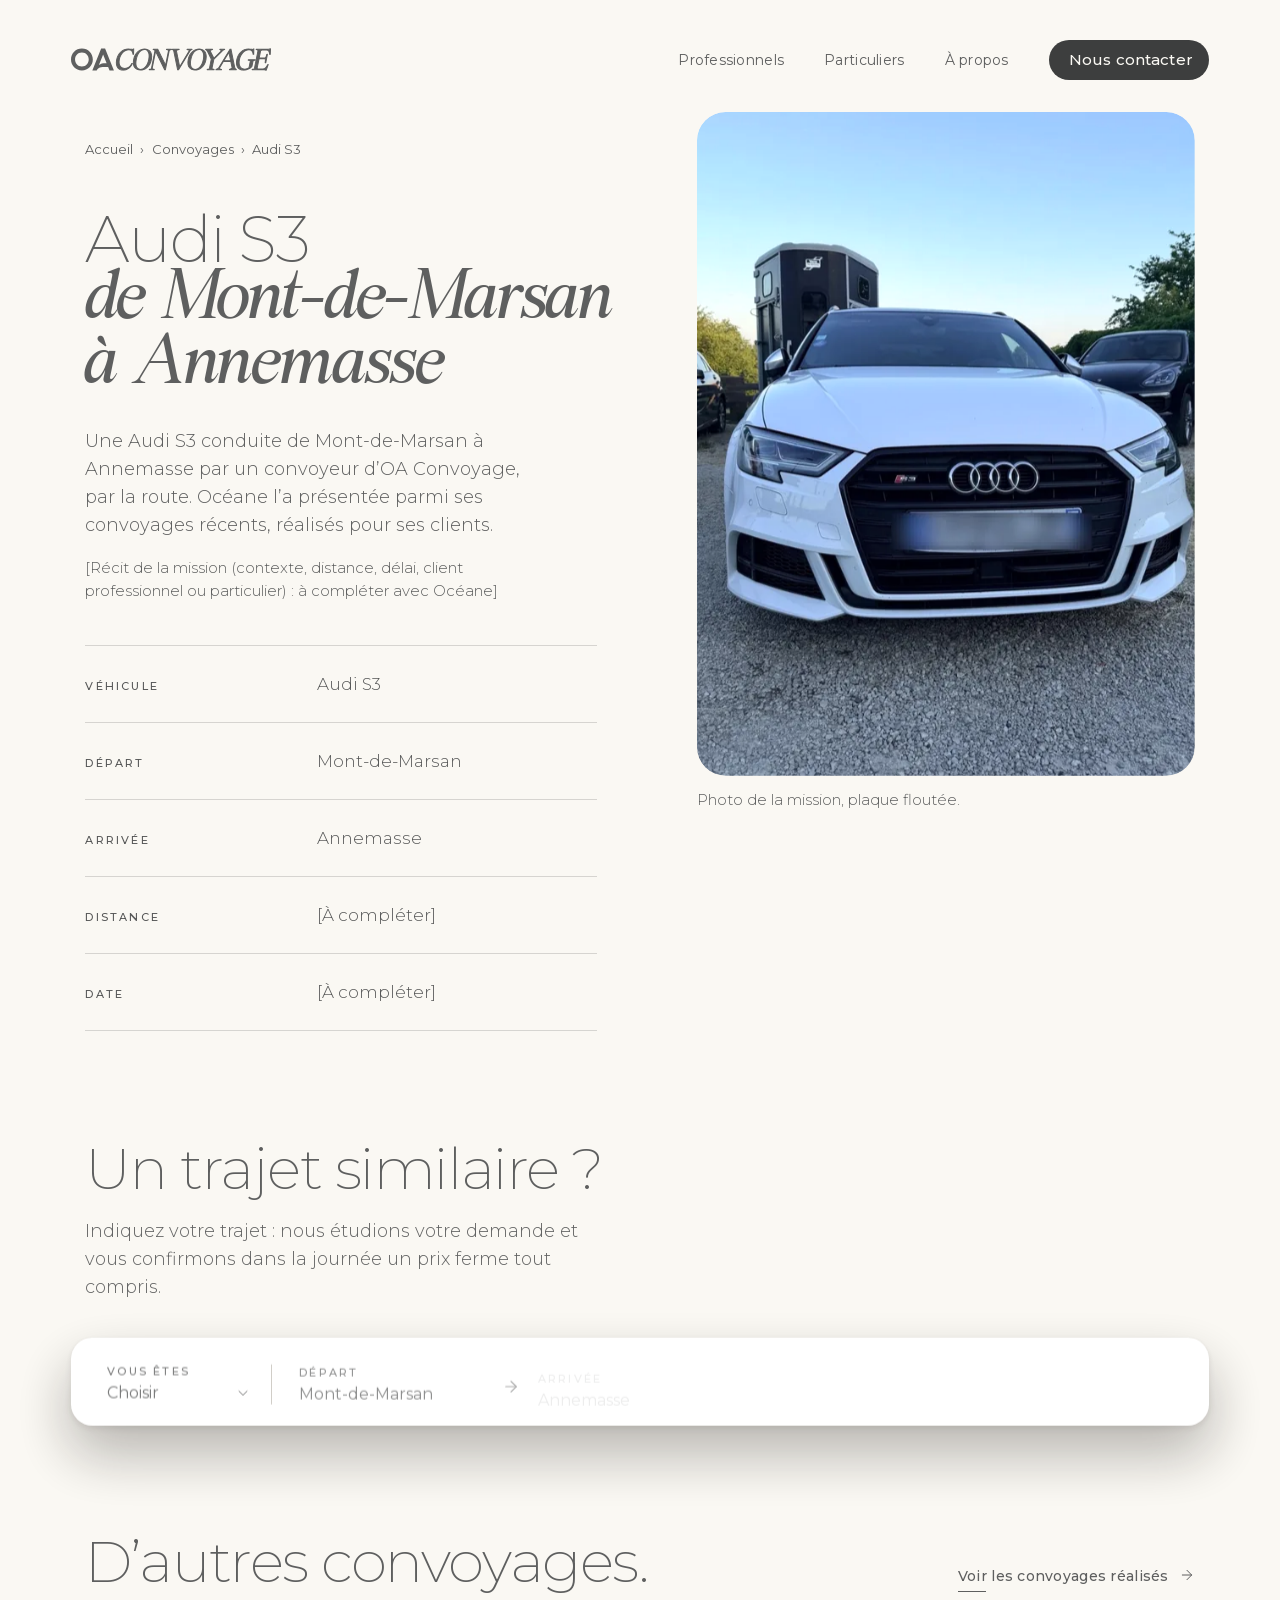
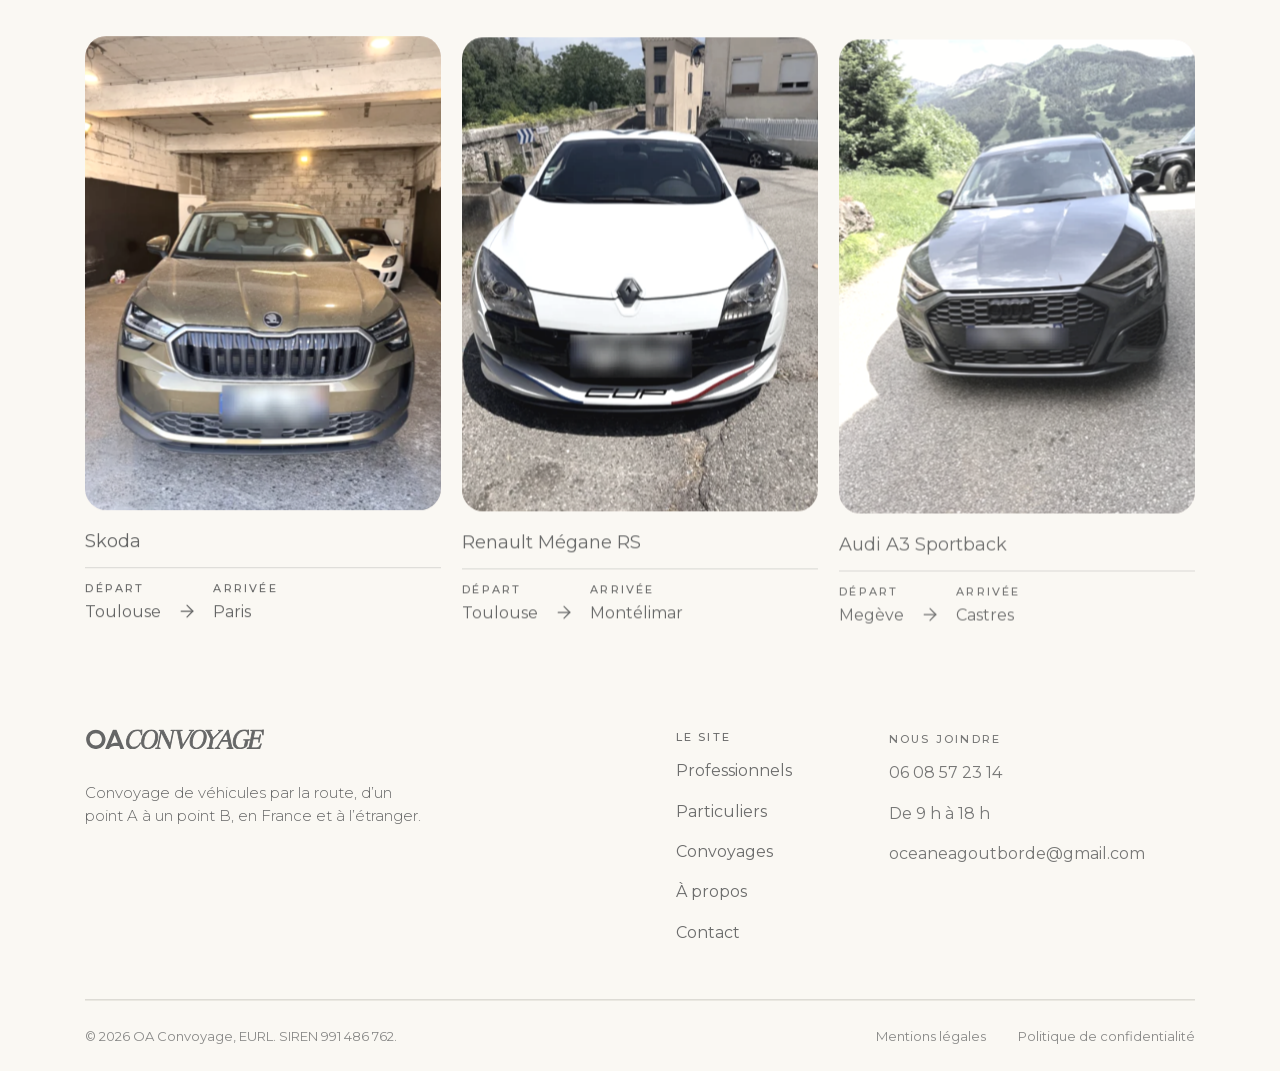
<file: nouvelle/convoyage-audi-s3-mont-de-marsan-annemasse.html>
<!doctype html>
<html lang="fr">
<head>
<meta charset="utf-8">
<meta name="viewport" content="width=device-width, initial-scale=1, viewport-fit=cover">
<title>Audi S3, de Mont-de-Marsan à Annemasse | OA Convoyage</title>
<meta name="description" content="Convoyage d’une Audi S3 de Mont-de-Marsan à Annemasse par un convoyeur d’OA Convoyage, par la route. Une mission récente présentée par Océane.">
<meta name="robots" content="noindex, nofollow">
<meta name="theme-color" content="#faf8f3">
<link rel="icon" href="assets/svg/icone.svg" type="image/svg+xml">
<link rel="icon" href="assets/img/favicon-32.png" sizes="32x32" type="image/png">
<link rel="apple-touch-icon" href="assets/img/webclip-256.png">
<link rel="preload" href="assets/fonts/montserrat-latin.woff2" as="font" type="font/woff2" crossorigin>
<link rel="preload" href="assets/fonts/swarsh-daisy-italic.woff2" as="font" type="font/woff2" crossorigin>
<link rel="stylesheet" href="assets/css/main.css">
<script>(function(d){d.classList.add('js');if(!matchMedia('(prefers-reduced-motion: reduce)').matches){d.classList.add('anim');setTimeout(function(){d.classList.remove('anim')},3500)}})(document.documentElement)</script>
<script src="https://api-flowdesk.hws.pm/remarques.js" data-projet="pr-e3f974cdbcfcf78e87dd87f5c34ced4b" defer></script>
</head>
<body class="page page--convoyage" data-page="convoyage">
<a class="evitement" href="#contenu">Aller au contenu</a>
<header class="entete entete--clair" data-entete>
  <div class="entete__barre">
    <a class="entete__logo" href="accueil.html" aria-label="OA Convoyage, retour à l’accueil">
      <img class="entete__logo-img" src="assets/svg/logo-anthracite.svg" alt="" width="200" height="23">
    </a>
    <nav class="entete__nav" aria-label="Navigation principale">
      <a class="entete__lien" href="professionnels.html">Professionnels</a>
      <a class="entete__lien" href="particuliers.html">Particuliers</a>
      <a class="entete__lien" href="a-propos.html">À propos</a>
      <a class="bouton bouton--s entete__cta" href="contact.html"><span class="bouton__libelle">Nous contacter</span></a>
    </nav>
    <button class="entete__menu" type="button" aria-expanded="false" aria-controls="menu-mobile" data-menu-ouvrir>
      <span class="sr">Ouvrir le menu</span>
      <svg viewBox="0 0 24 24" fill="none" stroke="currentColor" stroke-width="1.5" stroke-linecap="round" aria-hidden="true" focusable="false"><path class="entete__menu-l1" d="M4 8H20"/><path class="entete__menu-l2" d="M4 16H20"/></svg>
    </button>
  </div>
</header>

<main id="contenu">
  <!-- ======================================== fiche (gabarit CMS) -->
  <section class="convoyage-fiche" data-convoyage-fiche aria-labelledby="fiche-titre">
    <div class="convoyage-fiche__texte">
      <nav class="ariane" aria-label="Fil d’Ariane"><ol><li><a href="accueil.html">Accueil</a></li><li><a href="convoyages.html">Convoyages</a></li><li aria-current="page">Audi S3</li></ol></nav>
      <h1 class="convoyage-fiche__titre" id="fiche-titre"><span class="t-titre1 convoyage-fiche__ligne">Audi S3</span> <span class="t-accent-m convoyage-fiche__accent" data-script>de <span class="insecable">Mont-de-Marsan</span> à&nbsp;<span class="insecable">Annemasse</span></span></h1>
      <p class="t-chapo convoyage-fiche__chapo">Une Audi S3 conduite de Mont-de-Marsan à Annemasse par un convoyeur d’OA Convoyage, par la route. Océane l’a présentée parmi ses convoyages récents, réalisés pour ses clients.</p>
      <p class="crochet convoyage-fiche__crochet">[Récit de la mission (contexte, distance, délai, client professionnel ou particulier)&nbsp;: à compléter avec Océane]</p>
      <dl class="fiche convoyage-fiche__donnees">
        <div class="ligne-fiche "><dt class="ligne-fiche__libelle">Véhicule</dt><dd class="ligne-fiche__valeur">Audi S3</dd></div>

        <div class="ligne-fiche "><dt class="ligne-fiche__libelle">Départ</dt><dd class="ligne-fiche__valeur">Mont-de-Marsan</dd></div>

        <div class="ligne-fiche "><dt class="ligne-fiche__libelle">Arrivée</dt><dd class="ligne-fiche__valeur">Annemasse</dd></div>

        <div class="ligne-fiche "><dt class="ligne-fiche__libelle">Distance</dt><dd class="ligne-fiche__valeur">[À compléter]</dd></div>

        <div class="ligne-fiche "><dt class="ligne-fiche__libelle">Date</dt><dd class="ligne-fiche__valeur">[À compléter]</dd></div>

      </dl>
    </div>
    <figure class="convoyage-fiche__figure">
      <picture class="photo convoyage-fiche__photo"><source media="(max-width: 767px)" srcset="assets/img/convoyage-audi-s3-mont-de-marsan-annemasse-m.webp"><img src="assets/img/convoyage-audi-s3-mont-de-marsan-annemasse-d.webp" srcset="assets/img/convoyage-audi-s3-mont-de-marsan-annemasse-d-480.webp 480w, assets/img/convoyage-audi-s3-mont-de-marsan-annemasse-m.webp 600w, assets/img/convoyage-audi-s3-mont-de-marsan-annemasse-d.webp 900w, assets/img/convoyage-audi-s3-mont-de-marsan-annemasse-d-1152.webp 1152w" sizes="(max-width: 991px) 36vw, (min-width: 1920px) 747px, 38.89vw" alt="Audi S3 blanche vue de face sur du gravier, plaque floutée." width="900" height="1200" loading="eager" decoding="async" fetchpriority=high></picture>

      <figcaption class="legende convoyage-fiche__legende">Photo de la mission, plaque floutée.</figcaption>
    </figure>
  </section>

  <!-- ================================================ même trajet -->
  <section class="convoyage-suite" aria-labelledby="suite-titre">
    <h2 class="t-titre2 convoyage-suite__titre" id="suite-titre" data-lignes>Un trajet similaire&nbsp;?</h2>
    <p class="t-chapo convoyage-suite__chapo" data-monte>Indiquez votre trajet&nbsp;: nous étudions votre demande et vous confirmons dans la journée un prix ferme tout compris.</p>
    <form class="barre convoyage-suite__barre" action="contact.html" method="get" data-barre="vide" novalidate>
  <input type="hidden" name="source" value="convoyage-audi-s3-mont-de-marsan-annemasse">
  <div class="barre__champ barre__champ--liste barre__champ--profil">
    <label class="barre__etiquette" for="fiche-profil">Vous êtes</label>
    <span class="barre__valeur"><select class="barre__saisie" id="fiche-profil" name="profil" data-exemple=""><option value="" hidden>Choisir</option><option value="pro">Professionnel</option><option value="part">Particulier</option></select><svg class="icone icone--chevron barre__chevron" viewBox="0 0 24 24" fill="none" stroke="currentColor" stroke-width="1.5" stroke-linecap="round" stroke-linejoin="round" aria-hidden="true" focusable="false"><path d="M6 9L12 15L18 9"/></svg>
</span>
  </div>
  <div class="barre__champ barre__champ--depart">
    <label class="barre__etiquette" for="fiche-depart">Départ</label>
    <span class="barre__valeur"><input class="barre__saisie" id="fiche-depart" name="depart" type="text" placeholder="Ville ou adresse" value="Mont-de-Marsan" data-exemple="" autocomplete="off"></span>
  </div>
  <svg class="icone icone--fleche barre__vers" viewBox="0 0 24 24" fill="none" stroke="currentColor" stroke-width="1.5" stroke-linecap="round" stroke-linejoin="round" aria-hidden="true" focusable="false"><path d="M5 12H19"/><path d="M12 5L19 12L12 19"/></svg>

  <div class="barre__champ barre__champ--arrivee">
    <label class="barre__etiquette" for="fiche-arrivee">Arrivée</label>
    <span class="barre__valeur"><input class="barre__saisie" id="fiche-arrivee" name="arrivee" type="text" placeholder="Ville ou adresse" value="Annemasse" data-exemple="" autocomplete="off"></span>
  </div>
  <div class="barre__champ barre__champ--liste barre__champ--vehicule">
    <label class="barre__etiquette" for="fiche-vehicule">Véhicule</label>
    <span class="barre__valeur"><select class="barre__saisie" id="fiche-vehicule" name="vehicule" data-exemple=""><option value="" disabled selected hidden>Choisir</option><option value="citadine">Citadine ou berline</option><option value="suv">SUV ou monospace</option><option value="utilitaire">Utilitaire</option><option value="autre">Autre</option></select><svg class="icone icone--chevron barre__chevron" viewBox="0 0 24 24" fill="none" stroke="currentColor" stroke-width="1.5" stroke-linecap="round" stroke-linejoin="round" aria-hidden="true" focusable="false"><path d="M6 9L12 15L18 9"/></svg>
</span>
  </div>
  <button class="bouton bouton--l barre__envoi" type="submit"><span class="bouton__libelle">Obtenir un devis</span><svg class="icone icone--fleche bouton__fleche" viewBox="0 0 24 24" fill="none" stroke="currentColor" stroke-width="1.5" stroke-linecap="round" stroke-linejoin="round" aria-hidden="true" focusable="false"><path d="M5 12H19"/><path d="M12 5L19 12L12 19"/></svg>
</button>
</form>

  </section>

  <!-- ============================================ autres convoyages -->
  <section class="convoyages-autres" aria-labelledby="autres-titre">
    <div class="convoyages-autres__entete">
      <h2 class="t-titre2" id="autres-titre" data-lignes>D’autres convoyages.</h2>
      <a class="lien lien--sombre convoyages-autres__lien" href="convoyages.html"><span class="lien__ligne"><span class="lien__libelle">Voir les convoyages réalisés</span><svg class="icone icone--fleche lien__fleche" viewBox="0 0 24 24" fill="none" stroke="currentColor" stroke-width="1.5" stroke-linecap="round" stroke-linejoin="round" aria-hidden="true" focusable="false"><path d="M5 12H19"/><path d="M12 5L19 12L12 19"/></svg>
</span><span class="lien__trait" aria-hidden="true"></span></a>

    </div>
    <ul class="convoyages-grille "><li class="convoyage-carte" data-carte-convoyage><a class="convoyage-carte__lien" href="convoyage-skoda-toulouse-paris.html"><picture class="photo convoyage-carte__photo"><source media="(max-width: 767px)" srcset="assets/img/convoyage-skoda-toulouse-paris-m.webp"><img src="assets/img/convoyage-skoda-toulouse-paris-d.webp" srcset="assets/img/convoyage-skoda-toulouse-paris-d-480.webp 480w, assets/img/convoyage-skoda-toulouse-paris-m.webp 600w, assets/img/convoyage-skoda-toulouse-paris-d.webp 900w" sizes="(max-width: 991px) 31vw, (min-width: 1920px) 540px, 28vw" alt="Skoda vert olive vue de face dans un garage, plaque floutée." width="900" height="1200" loading="lazy" decoding="async"></picture>
<span class="convoyage-carte__vehicule">Skoda</span><span class="convoyage-carte__trajet"><span class="convoyage-carte__lieu"><span class="convoyage-carte__etiquette">Départ</span>Toulouse</span><svg class="icone icone--fleche convoyage-carte__vers" viewBox="0 0 24 24" fill="none" stroke="currentColor" stroke-width="1.5" stroke-linecap="round" stroke-linejoin="round" aria-hidden="true" focusable="false"><path d="M5 12H19"/><path d="M12 5L19 12L12 19"/></svg>
<span class="convoyage-carte__lieu"><span class="convoyage-carte__etiquette">Arrivée</span>Paris</span></span></a></li><li class="convoyage-carte" data-carte-convoyage><a class="convoyage-carte__lien" href="convoyage-megane-rs-toulouse-montelimar.html"><picture class="photo convoyage-carte__photo"><source media="(max-width: 767px)" srcset="assets/img/convoyage-megane-rs-toulouse-montelimar-m.webp"><img src="assets/img/convoyage-megane-rs-toulouse-montelimar-d.webp" srcset="assets/img/convoyage-megane-rs-toulouse-montelimar-d-480.webp 480w, assets/img/convoyage-megane-rs-toulouse-montelimar-m.webp 600w, assets/img/convoyage-megane-rs-toulouse-montelimar-d.webp 900w" sizes="(max-width: 991px) 31vw, (min-width: 1920px) 540px, 28vw" alt="Renault Mégane RS blanche à bandes tricolores, garée dans une rue de village, plaque floutée." width="900" height="1200" loading="lazy" decoding="async"></picture>
<span class="convoyage-carte__vehicule">Renault Mégane RS</span><span class="convoyage-carte__trajet"><span class="convoyage-carte__lieu"><span class="convoyage-carte__etiquette">Départ</span>Toulouse</span><svg class="icone icone--fleche convoyage-carte__vers" viewBox="0 0 24 24" fill="none" stroke="currentColor" stroke-width="1.5" stroke-linecap="round" stroke-linejoin="round" aria-hidden="true" focusable="false"><path d="M5 12H19"/><path d="M12 5L19 12L12 19"/></svg>
<span class="convoyage-carte__lieu"><span class="convoyage-carte__etiquette">Arrivée</span>Montélimar</span></span></a></li><li class="convoyage-carte" data-carte-convoyage><a class="convoyage-carte__lien" href="convoyage-audi-a3-sportback-megeve-castres.html"><picture class="photo convoyage-carte__photo"><source media="(max-width: 767px)" srcset="assets/img/convoyage-audi-a3-sportback-megeve-castres-m.webp"><img src="assets/img/convoyage-audi-a3-sportback-megeve-castres-d.webp" srcset="assets/img/convoyage-audi-a3-sportback-megeve-castres-d-480.webp 480w, assets/img/convoyage-audi-a3-sportback-megeve-castres-m.webp 600w, assets/img/convoyage-audi-a3-sportback-megeve-castres-d.webp 900w" sizes="(max-width: 991px) 31vw, (min-width: 1920px) 540px, 28vw" alt="Audi A3 Sportback grise sur une route de montagne, plaque floutée." width="900" height="1200" loading="lazy" decoding="async"></picture>
<span class="convoyage-carte__vehicule">Audi A3 Sportback</span><span class="convoyage-carte__trajet"><span class="convoyage-carte__lieu"><span class="convoyage-carte__etiquette">Départ</span>Megève</span><svg class="icone icone--fleche convoyage-carte__vers" viewBox="0 0 24 24" fill="none" stroke="currentColor" stroke-width="1.5" stroke-linecap="round" stroke-linejoin="round" aria-hidden="true" focusable="false"><path d="M5 12H19"/><path d="M12 5L19 12L12 19"/></svg>
<span class="convoyage-carte__lieu"><span class="convoyage-carte__etiquette">Arrivée</span>Castres</span></span></a></li></ul>
  </section>
</main>

<footer class="pied" data-pied>
  <div class="pied__haut">
    <div class="pied__marque">
      <a class="pied__logo" href="accueil.html" aria-label="OA Convoyage, retour à l’accueil"><img src="assets/svg/logo-anthracite.svg" alt="" width="180" height="20"></a>
      <p class="pied__presentation">Convoyage de véhicules par la route, d’un point A à un point B, en France et à l’étranger.</p>
    </div>
    <nav class="pied__colonne" aria-label="Le site">
      <h2 class="pied__titre">Le site</h2>
      <a href="professionnels.html">Professionnels</a>
      <a href="particuliers.html">Particuliers</a>
      <a href="convoyages.html">Convoyages</a>
      <a href="a-propos.html">À propos</a>
      <a href="contact.html">Contact</a>
    </nav>
    <div class="pied__colonne pied__colonne--joindre">
      <h2 class="pied__titre">Nous joindre</h2>
      <a href="tel:+33608572314">06&nbsp;08&nbsp;57&nbsp;23&nbsp;14</a>
      <span>De 9&nbsp;h à 18&nbsp;h</span>
      <a href="mailto:oceaneagoutborde@gmail.com">oceaneagoutborde@gmail.com</a>
    </div>
  </div>
  <div class="pied__bas">
    <p class="pied__legal">© 2026 OA Convoyage, EURL. SIREN 991&nbsp;486&nbsp;762.</p>
    <p class="pied__liens"><a href="#">Mentions légales</a><a href="#">Politique de confidentialité</a></p>
  </div>
</footer>

<div class="barre-action" data-barre-action aria-hidden="true">
  <a class="barre-action__appel" href="tel:+33608572314" tabindex="-1"><svg class="icone icone--tel " viewBox="0 0 24 24" fill="none" stroke="currentColor" stroke-width="1.5" stroke-linecap="round" stroke-linejoin="round" aria-hidden="true" focusable="false"><path d="M14.45 16.66a1 1 0 0 1-.65-.06A13.6 13.6 0 0 1 7.4 10.2a1 1 0 0 1 .3-1.2l.5-.4A2 2 0 0 0 9 7V4a2 2 0 0 0-2-2H4a2 2 0 0 0-2 2 18 18 0 0 0 18 18 2 2 0 0 0 2-2v-3a2 2 0 0 0-2-2h-3a2 2 0 0 0-1.6.8l-.4.5a1 1 0 0 1-.55.36z"/></svg>
<span>Appeler</span></a>
  <a class="bouton bouton--s barre-action__devis" href="contact.html" tabindex="-1"><span class="bouton__libelle">Obtenir un devis</span><svg class="icone icone--fleche bouton__fleche" viewBox="0 0 24 24" fill="none" stroke="currentColor" stroke-width="1.5" stroke-linecap="round" stroke-linejoin="round" aria-hidden="true" focusable="false"><path d="M5 12H19"/><path d="M12 5L19 12L12 19"/></svg>
</a>
</div>

<div class="menu-mobile" id="menu-mobile" data-menu role="dialog" aria-modal="true" aria-label="Menu" hidden>
  <div class="menu-mobile__panneau">
    <div class="menu-mobile__haut">
      <img class="menu-mobile__logo" src="assets/svg/logo-creme.svg" alt="OA Convoyage" width="150" height="17">
      <button class="menu-mobile__fermer" type="button" data-menu-fermer><span class="sr">Fermer le menu</span><svg viewBox="0 0 24 24" fill="none" stroke="currentColor" stroke-width="1.5" stroke-linecap="round" aria-hidden="true" focusable="false"><path d="M6 6L18 18"/><path d="M18 6L6 18"/></svg></button>
    </div>
    <nav class="menu-mobile__nav" aria-label="Menu">
      <a href="accueil.html">Accueil</a>
      <a href="professionnels.html">Professionnels</a>
      <a href="particuliers.html">Particuliers</a>
      <a href="a-propos.html">À propos</a>
    </nav>
    <div class="menu-mobile__bas">
      <a class="bouton bouton--l bouton--contour menu-mobile__cta" href="contact.html"><span class="bouton__libelle">Nous contacter</span><svg class="icone icone--fleche bouton__fleche" viewBox="0 0 24 24" fill="none" stroke="currentColor" stroke-width="1.5" stroke-linecap="round" stroke-linejoin="round" aria-hidden="true" focusable="false"><path d="M5 12H19"/><path d="M12 5L19 12L12 19"/></svg>
</a>
      <a class="menu-mobile__tel" href="tel:+33608572314">06&nbsp;08&nbsp;57&nbsp;23&nbsp;14</a>
      <span class="menu-mobile__mention">En France et à l’étranger</span>
    </div>
  </div>
</div>

<script src="assets/vendor/gsap.min.js" defer></script>
<script src="assets/vendor/ScrollTrigger.min.js" defer></script>
<script src="assets/vendor/SplitText.min.js" defer></script>
<script src="assets/vendor/lenis.min.js" defer></script>
<script src="assets/js/main.js" defer></script>
</body>
</html>
</file>
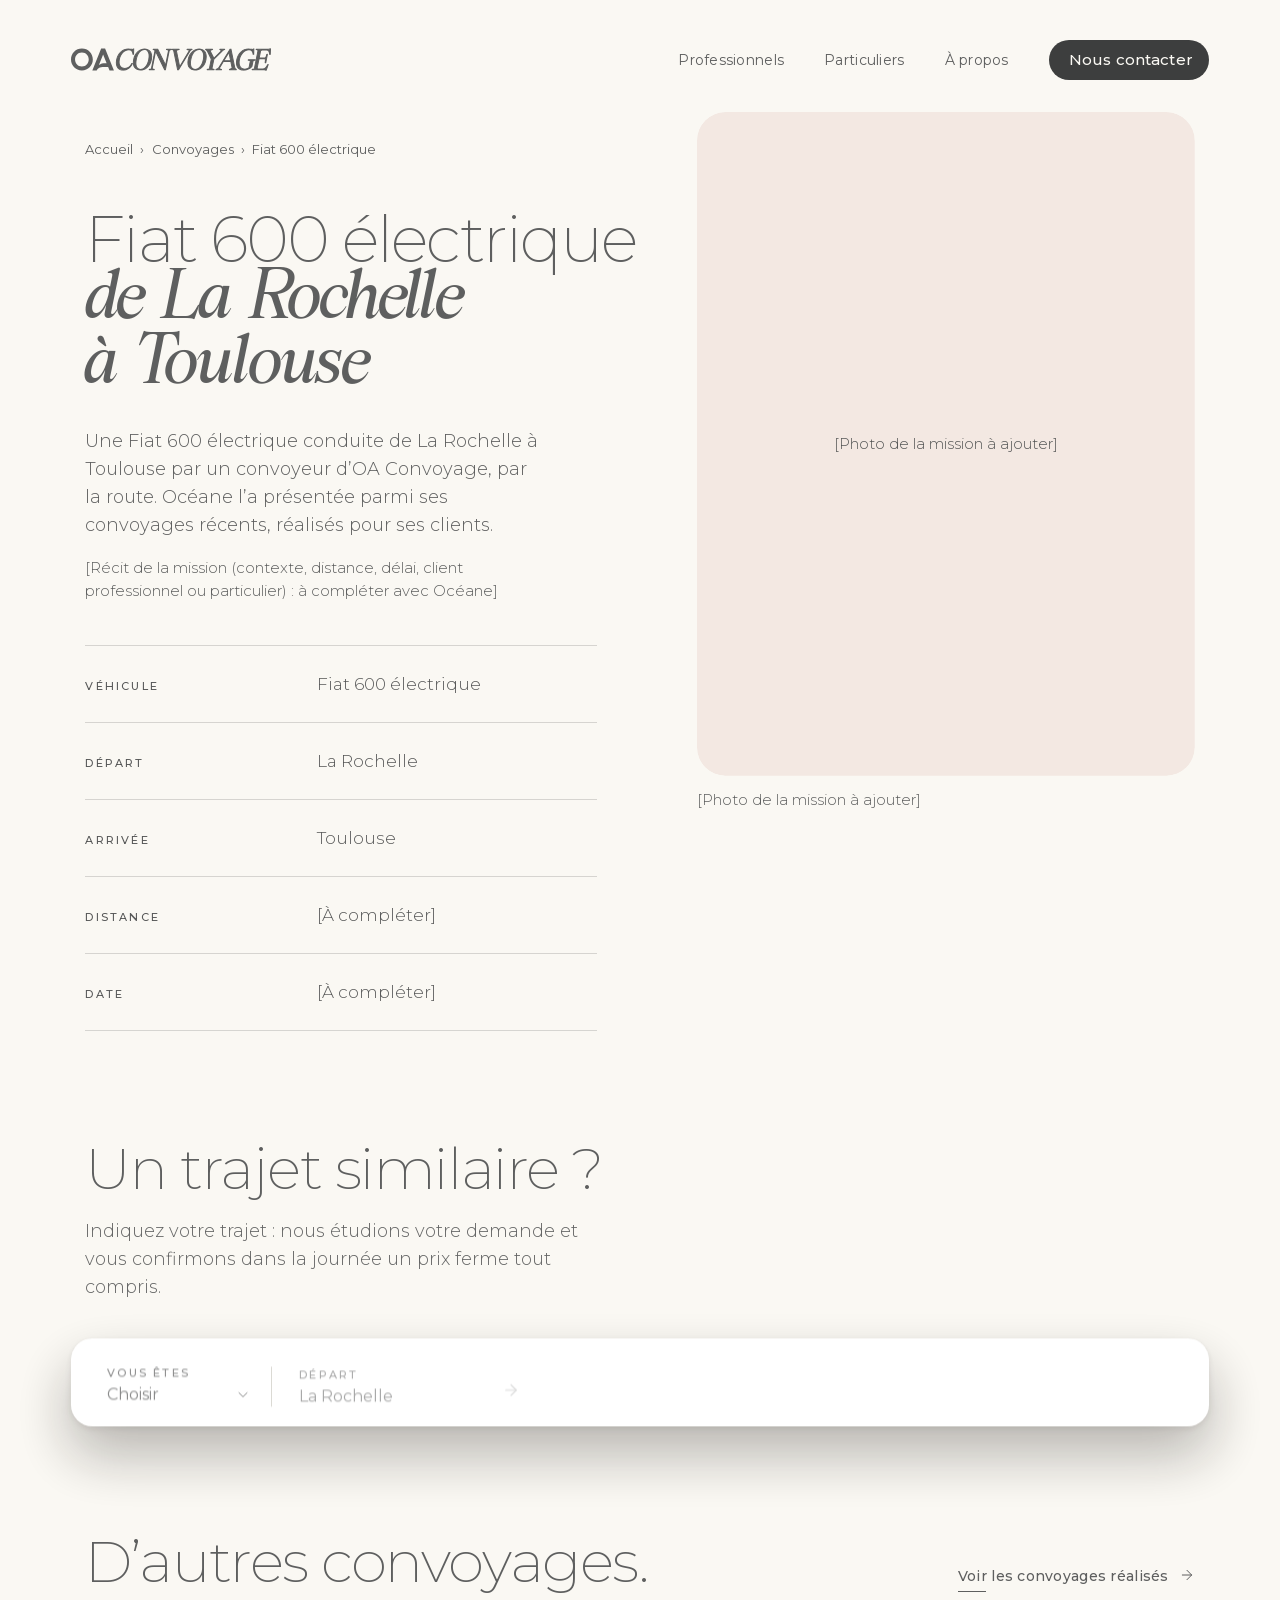
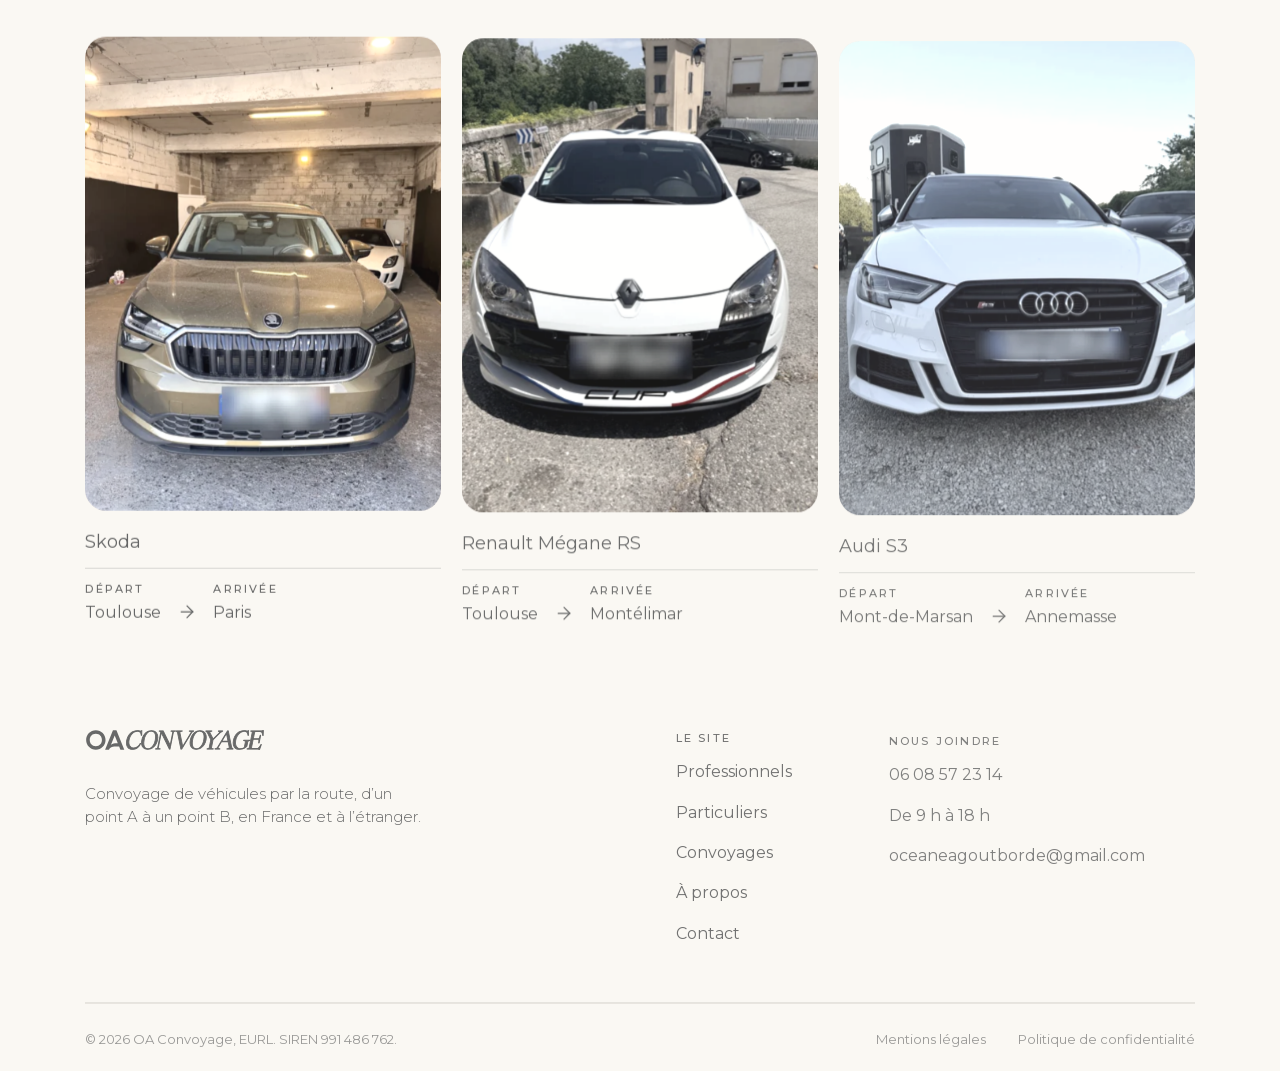
<file: nouvelle/convoyage-fiat-600-electrique-la-rochelle-toulouse.html>
<!doctype html>
<html lang="fr">
<head>
<meta charset="utf-8">
<meta name="viewport" content="width=device-width, initial-scale=1, viewport-fit=cover">
<title>Fiat 600 électrique, de La Rochelle à Toulouse | OA Convoyage</title>
<meta name="description" content="Convoyage d’une Fiat 600 électrique de La Rochelle à Toulouse par un convoyeur d’OA Convoyage, par la route. Une mission récente présentée par Océane.">
<meta name="robots" content="noindex, nofollow">
<meta name="theme-color" content="#faf8f3">
<link rel="icon" href="assets/svg/icone.svg" type="image/svg+xml">
<link rel="icon" href="assets/img/favicon-32.png" sizes="32x32" type="image/png">
<link rel="apple-touch-icon" href="assets/img/webclip-256.png">
<link rel="preload" href="assets/fonts/montserrat-latin.woff2" as="font" type="font/woff2" crossorigin>
<link rel="preload" href="assets/fonts/swarsh-daisy-italic.woff2" as="font" type="font/woff2" crossorigin>
<link rel="stylesheet" href="assets/css/main.css">
<script>(function(d){d.classList.add('js');if(!matchMedia('(prefers-reduced-motion: reduce)').matches){d.classList.add('anim');setTimeout(function(){d.classList.remove('anim')},3500)}})(document.documentElement)</script>
<script src="https://api-flowdesk.hws.pm/remarques.js" data-projet="pr-e3f974cdbcfcf78e87dd87f5c34ced4b" defer></script>
</head>
<body class="page page--convoyage" data-page="convoyage">
<a class="evitement" href="#contenu">Aller au contenu</a>
<header class="entete entete--clair" data-entete>
  <div class="entete__barre">
    <a class="entete__logo" href="accueil.html" aria-label="OA Convoyage, retour à l’accueil">
      <img class="entete__logo-img" src="assets/svg/logo-anthracite.svg" alt="" width="200" height="23">
    </a>
    <nav class="entete__nav" aria-label="Navigation principale">
      <a class="entete__lien" href="professionnels.html">Professionnels</a>
      <a class="entete__lien" href="particuliers.html">Particuliers</a>
      <a class="entete__lien" href="a-propos.html">À propos</a>
      <a class="bouton bouton--s entete__cta" href="contact.html"><span class="bouton__libelle">Nous contacter</span></a>
    </nav>
    <button class="entete__menu" type="button" aria-expanded="false" aria-controls="menu-mobile" data-menu-ouvrir>
      <span class="sr">Ouvrir le menu</span>
      <svg viewBox="0 0 24 24" fill="none" stroke="currentColor" stroke-width="1.5" stroke-linecap="round" aria-hidden="true" focusable="false"><path class="entete__menu-l1" d="M4 8H20"/><path class="entete__menu-l2" d="M4 16H20"/></svg>
    </button>
  </div>
</header>

<main id="contenu">
  <!-- ======================================== fiche (gabarit CMS) -->
  <section class="convoyage-fiche" data-convoyage-fiche aria-labelledby="fiche-titre">
    <div class="convoyage-fiche__texte">
      <nav class="ariane" aria-label="Fil d’Ariane"><ol><li><a href="accueil.html">Accueil</a></li><li><a href="convoyages.html">Convoyages</a></li><li aria-current="page">Fiat 600 électrique</li></ol></nav>
      <h1 class="convoyage-fiche__titre" id="fiche-titre"><span class="t-titre1 convoyage-fiche__ligne">Fiat 600 électrique</span> <span class="t-accent-m convoyage-fiche__accent" data-script>de <span class="insecable">La Rochelle</span> à&nbsp;<span class="insecable">Toulouse</span></span></h1>
      <p class="t-chapo convoyage-fiche__chapo">Une Fiat 600 électrique conduite de La Rochelle à Toulouse par un convoyeur d’OA Convoyage, par la route. Océane l’a présentée parmi ses convoyages récents, réalisés pour ses clients.</p>
      <p class="crochet convoyage-fiche__crochet">[Récit de la mission (contexte, distance, délai, client professionnel ou particulier)&nbsp;: à compléter avec Océane]</p>
      <dl class="fiche convoyage-fiche__donnees">
        <div class="ligne-fiche "><dt class="ligne-fiche__libelle">Véhicule</dt><dd class="ligne-fiche__valeur">Fiat 600 électrique</dd></div>

        <div class="ligne-fiche "><dt class="ligne-fiche__libelle">Départ</dt><dd class="ligne-fiche__valeur">La Rochelle</dd></div>

        <div class="ligne-fiche "><dt class="ligne-fiche__libelle">Arrivée</dt><dd class="ligne-fiche__valeur">Toulouse</dd></div>

        <div class="ligne-fiche "><dt class="ligne-fiche__libelle">Distance</dt><dd class="ligne-fiche__valeur">[À compléter]</dd></div>

        <div class="ligne-fiche "><dt class="ligne-fiche__libelle">Date</dt><dd class="ligne-fiche__valeur">[À compléter]</dd></div>

      </dl>
    </div>
    <figure class="convoyage-fiche__figure">
      <span class="photo convoyage-fiche__photo convoyage-photo--vide" role="img" aria-label="Photo de la mission à ajouter"><span class="crochet">[Photo de la mission à ajouter]</span></span>
      <figcaption class="legende convoyage-fiche__legende">[Photo de la mission à ajouter]</figcaption>
    </figure>
  </section>

  <!-- ================================================ même trajet -->
  <section class="convoyage-suite" aria-labelledby="suite-titre">
    <h2 class="t-titre2 convoyage-suite__titre" id="suite-titre" data-lignes>Un trajet similaire&nbsp;?</h2>
    <p class="t-chapo convoyage-suite__chapo" data-monte>Indiquez votre trajet&nbsp;: nous étudions votre demande et vous confirmons dans la journée un prix ferme tout compris.</p>
    <form class="barre convoyage-suite__barre" action="contact.html" method="get" data-barre="vide" novalidate>
  <input type="hidden" name="source" value="convoyage-fiat-600-electrique-la-rochelle-toulouse">
  <div class="barre__champ barre__champ--liste barre__champ--profil">
    <label class="barre__etiquette" for="fiche-profil">Vous êtes</label>
    <span class="barre__valeur"><select class="barre__saisie" id="fiche-profil" name="profil" data-exemple=""><option value="" hidden>Choisir</option><option value="pro">Professionnel</option><option value="part">Particulier</option></select><svg class="icone icone--chevron barre__chevron" viewBox="0 0 24 24" fill="none" stroke="currentColor" stroke-width="1.5" stroke-linecap="round" stroke-linejoin="round" aria-hidden="true" focusable="false"><path d="M6 9L12 15L18 9"/></svg>
</span>
  </div>
  <div class="barre__champ barre__champ--depart">
    <label class="barre__etiquette" for="fiche-depart">Départ</label>
    <span class="barre__valeur"><input class="barre__saisie" id="fiche-depart" name="depart" type="text" placeholder="Ville ou adresse" value="La Rochelle" data-exemple="" autocomplete="off"></span>
  </div>
  <svg class="icone icone--fleche barre__vers" viewBox="0 0 24 24" fill="none" stroke="currentColor" stroke-width="1.5" stroke-linecap="round" stroke-linejoin="round" aria-hidden="true" focusable="false"><path d="M5 12H19"/><path d="M12 5L19 12L12 19"/></svg>

  <div class="barre__champ barre__champ--arrivee">
    <label class="barre__etiquette" for="fiche-arrivee">Arrivée</label>
    <span class="barre__valeur"><input class="barre__saisie" id="fiche-arrivee" name="arrivee" type="text" placeholder="Ville ou adresse" value="Toulouse" data-exemple="" autocomplete="off"></span>
  </div>
  <div class="barre__champ barre__champ--liste barre__champ--vehicule">
    <label class="barre__etiquette" for="fiche-vehicule">Véhicule</label>
    <span class="barre__valeur"><select class="barre__saisie" id="fiche-vehicule" name="vehicule" data-exemple=""><option value="" disabled selected hidden>Choisir</option><option value="citadine">Citadine ou berline</option><option value="suv">SUV ou monospace</option><option value="utilitaire">Utilitaire</option><option value="autre">Autre</option></select><svg class="icone icone--chevron barre__chevron" viewBox="0 0 24 24" fill="none" stroke="currentColor" stroke-width="1.5" stroke-linecap="round" stroke-linejoin="round" aria-hidden="true" focusable="false"><path d="M6 9L12 15L18 9"/></svg>
</span>
  </div>
  <button class="bouton bouton--l barre__envoi" type="submit"><span class="bouton__libelle">Obtenir un devis</span><svg class="icone icone--fleche bouton__fleche" viewBox="0 0 24 24" fill="none" stroke="currentColor" stroke-width="1.5" stroke-linecap="round" stroke-linejoin="round" aria-hidden="true" focusable="false"><path d="M5 12H19"/><path d="M12 5L19 12L12 19"/></svg>
</button>
</form>

  </section>

  <!-- ============================================ autres convoyages -->
  <section class="convoyages-autres" aria-labelledby="autres-titre">
    <div class="convoyages-autres__entete">
      <h2 class="t-titre2" id="autres-titre" data-lignes>D’autres convoyages.</h2>
      <a class="lien lien--sombre convoyages-autres__lien" href="convoyages.html"><span class="lien__ligne"><span class="lien__libelle">Voir les convoyages réalisés</span><svg class="icone icone--fleche lien__fleche" viewBox="0 0 24 24" fill="none" stroke="currentColor" stroke-width="1.5" stroke-linecap="round" stroke-linejoin="round" aria-hidden="true" focusable="false"><path d="M5 12H19"/><path d="M12 5L19 12L12 19"/></svg>
</span><span class="lien__trait" aria-hidden="true"></span></a>

    </div>
    <ul class="convoyages-grille "><li class="convoyage-carte" data-carte-convoyage><a class="convoyage-carte__lien" href="convoyage-skoda-toulouse-paris.html"><picture class="photo convoyage-carte__photo"><source media="(max-width: 767px)" srcset="assets/img/convoyage-skoda-toulouse-paris-m.webp"><img src="assets/img/convoyage-skoda-toulouse-paris-d.webp" srcset="assets/img/convoyage-skoda-toulouse-paris-d-480.webp 480w, assets/img/convoyage-skoda-toulouse-paris-m.webp 600w, assets/img/convoyage-skoda-toulouse-paris-d.webp 900w" sizes="(max-width: 991px) 31vw, (min-width: 1920px) 540px, 28vw" alt="Skoda vert olive vue de face dans un garage, plaque floutée." width="900" height="1200" loading="lazy" decoding="async"></picture>
<span class="convoyage-carte__vehicule">Skoda</span><span class="convoyage-carte__trajet"><span class="convoyage-carte__lieu"><span class="convoyage-carte__etiquette">Départ</span>Toulouse</span><svg class="icone icone--fleche convoyage-carte__vers" viewBox="0 0 24 24" fill="none" stroke="currentColor" stroke-width="1.5" stroke-linecap="round" stroke-linejoin="round" aria-hidden="true" focusable="false"><path d="M5 12H19"/><path d="M12 5L19 12L12 19"/></svg>
<span class="convoyage-carte__lieu"><span class="convoyage-carte__etiquette">Arrivée</span>Paris</span></span></a></li><li class="convoyage-carte" data-carte-convoyage><a class="convoyage-carte__lien" href="convoyage-megane-rs-toulouse-montelimar.html"><picture class="photo convoyage-carte__photo"><source media="(max-width: 767px)" srcset="assets/img/convoyage-megane-rs-toulouse-montelimar-m.webp"><img src="assets/img/convoyage-megane-rs-toulouse-montelimar-d.webp" srcset="assets/img/convoyage-megane-rs-toulouse-montelimar-d-480.webp 480w, assets/img/convoyage-megane-rs-toulouse-montelimar-m.webp 600w, assets/img/convoyage-megane-rs-toulouse-montelimar-d.webp 900w" sizes="(max-width: 991px) 31vw, (min-width: 1920px) 540px, 28vw" alt="Renault Mégane RS blanche à bandes tricolores, garée dans une rue de village, plaque floutée." width="900" height="1200" loading="lazy" decoding="async"></picture>
<span class="convoyage-carte__vehicule">Renault Mégane RS</span><span class="convoyage-carte__trajet"><span class="convoyage-carte__lieu"><span class="convoyage-carte__etiquette">Départ</span>Toulouse</span><svg class="icone icone--fleche convoyage-carte__vers" viewBox="0 0 24 24" fill="none" stroke="currentColor" stroke-width="1.5" stroke-linecap="round" stroke-linejoin="round" aria-hidden="true" focusable="false"><path d="M5 12H19"/><path d="M12 5L19 12L12 19"/></svg>
<span class="convoyage-carte__lieu"><span class="convoyage-carte__etiquette">Arrivée</span>Montélimar</span></span></a></li><li class="convoyage-carte" data-carte-convoyage><a class="convoyage-carte__lien" href="convoyage-audi-s3-mont-de-marsan-annemasse.html"><picture class="photo convoyage-carte__photo"><source media="(max-width: 767px)" srcset="assets/img/convoyage-audi-s3-mont-de-marsan-annemasse-m.webp"><img src="assets/img/convoyage-audi-s3-mont-de-marsan-annemasse-d.webp" srcset="assets/img/convoyage-audi-s3-mont-de-marsan-annemasse-d-480.webp 480w, assets/img/convoyage-audi-s3-mont-de-marsan-annemasse-m.webp 600w, assets/img/convoyage-audi-s3-mont-de-marsan-annemasse-d.webp 900w" sizes="(max-width: 991px) 31vw, (min-width: 1920px) 540px, 28vw" alt="Audi S3 blanche vue de face sur du gravier, plaque floutée." width="900" height="1200" loading="lazy" decoding="async"></picture>
<span class="convoyage-carte__vehicule">Audi S3</span><span class="convoyage-carte__trajet"><span class="convoyage-carte__lieu"><span class="convoyage-carte__etiquette">Départ</span>Mont-de-Marsan</span><svg class="icone icone--fleche convoyage-carte__vers" viewBox="0 0 24 24" fill="none" stroke="currentColor" stroke-width="1.5" stroke-linecap="round" stroke-linejoin="round" aria-hidden="true" focusable="false"><path d="M5 12H19"/><path d="M12 5L19 12L12 19"/></svg>
<span class="convoyage-carte__lieu"><span class="convoyage-carte__etiquette">Arrivée</span>Annemasse</span></span></a></li></ul>
  </section>
</main>

<footer class="pied" data-pied>
  <div class="pied__haut">
    <div class="pied__marque">
      <a class="pied__logo" href="accueil.html" aria-label="OA Convoyage, retour à l’accueil"><img src="assets/svg/logo-anthracite.svg" alt="" width="180" height="20"></a>
      <p class="pied__presentation">Convoyage de véhicules par la route, d’un point A à un point B, en France et à l’étranger.</p>
    </div>
    <nav class="pied__colonne" aria-label="Le site">
      <h2 class="pied__titre">Le site</h2>
      <a href="professionnels.html">Professionnels</a>
      <a href="particuliers.html">Particuliers</a>
      <a href="convoyages.html">Convoyages</a>
      <a href="a-propos.html">À propos</a>
      <a href="contact.html">Contact</a>
    </nav>
    <div class="pied__colonne pied__colonne--joindre">
      <h2 class="pied__titre">Nous joindre</h2>
      <a href="tel:+33608572314">06&nbsp;08&nbsp;57&nbsp;23&nbsp;14</a>
      <span>De 9&nbsp;h à 18&nbsp;h</span>
      <a href="mailto:oceaneagoutborde@gmail.com">oceaneagoutborde@gmail.com</a>
    </div>
  </div>
  <div class="pied__bas">
    <p class="pied__legal">© 2026 OA Convoyage, EURL. SIREN 991&nbsp;486&nbsp;762.</p>
    <p class="pied__liens"><a href="#">Mentions légales</a><a href="#">Politique de confidentialité</a></p>
  </div>
</footer>

<div class="barre-action" data-barre-action aria-hidden="true">
  <a class="barre-action__appel" href="tel:+33608572314" tabindex="-1"><svg class="icone icone--tel " viewBox="0 0 24 24" fill="none" stroke="currentColor" stroke-width="1.5" stroke-linecap="round" stroke-linejoin="round" aria-hidden="true" focusable="false"><path d="M14.45 16.66a1 1 0 0 1-.65-.06A13.6 13.6 0 0 1 7.4 10.2a1 1 0 0 1 .3-1.2l.5-.4A2 2 0 0 0 9 7V4a2 2 0 0 0-2-2H4a2 2 0 0 0-2 2 18 18 0 0 0 18 18 2 2 0 0 0 2-2v-3a2 2 0 0 0-2-2h-3a2 2 0 0 0-1.6.8l-.4.5a1 1 0 0 1-.55.36z"/></svg>
<span>Appeler</span></a>
  <a class="bouton bouton--s barre-action__devis" href="contact.html" tabindex="-1"><span class="bouton__libelle">Obtenir un devis</span><svg class="icone icone--fleche bouton__fleche" viewBox="0 0 24 24" fill="none" stroke="currentColor" stroke-width="1.5" stroke-linecap="round" stroke-linejoin="round" aria-hidden="true" focusable="false"><path d="M5 12H19"/><path d="M12 5L19 12L12 19"/></svg>
</a>
</div>

<div class="menu-mobile" id="menu-mobile" data-menu role="dialog" aria-modal="true" aria-label="Menu" hidden>
  <div class="menu-mobile__panneau">
    <div class="menu-mobile__haut">
      <img class="menu-mobile__logo" src="assets/svg/logo-creme.svg" alt="OA Convoyage" width="150" height="17">
      <button class="menu-mobile__fermer" type="button" data-menu-fermer><span class="sr">Fermer le menu</span><svg viewBox="0 0 24 24" fill="none" stroke="currentColor" stroke-width="1.5" stroke-linecap="round" aria-hidden="true" focusable="false"><path d="M6 6L18 18"/><path d="M18 6L6 18"/></svg></button>
    </div>
    <nav class="menu-mobile__nav" aria-label="Menu">
      <a href="accueil.html">Accueil</a>
      <a href="professionnels.html">Professionnels</a>
      <a href="particuliers.html">Particuliers</a>
      <a href="a-propos.html">À propos</a>
    </nav>
    <div class="menu-mobile__bas">
      <a class="bouton bouton--l bouton--contour menu-mobile__cta" href="contact.html"><span class="bouton__libelle">Nous contacter</span><svg class="icone icone--fleche bouton__fleche" viewBox="0 0 24 24" fill="none" stroke="currentColor" stroke-width="1.5" stroke-linecap="round" stroke-linejoin="round" aria-hidden="true" focusable="false"><path d="M5 12H19"/><path d="M12 5L19 12L12 19"/></svg>
</a>
      <a class="menu-mobile__tel" href="tel:+33608572314">06&nbsp;08&nbsp;57&nbsp;23&nbsp;14</a>
      <span class="menu-mobile__mention">En France et à l’étranger</span>
    </div>
  </div>
</div>

<script src="assets/vendor/gsap.min.js" defer></script>
<script src="assets/vendor/ScrollTrigger.min.js" defer></script>
<script src="assets/vendor/SplitText.min.js" defer></script>
<script src="assets/vendor/lenis.min.js" defer></script>
<script src="assets/js/main.js" defer></script>
</body>
</html>
</file>
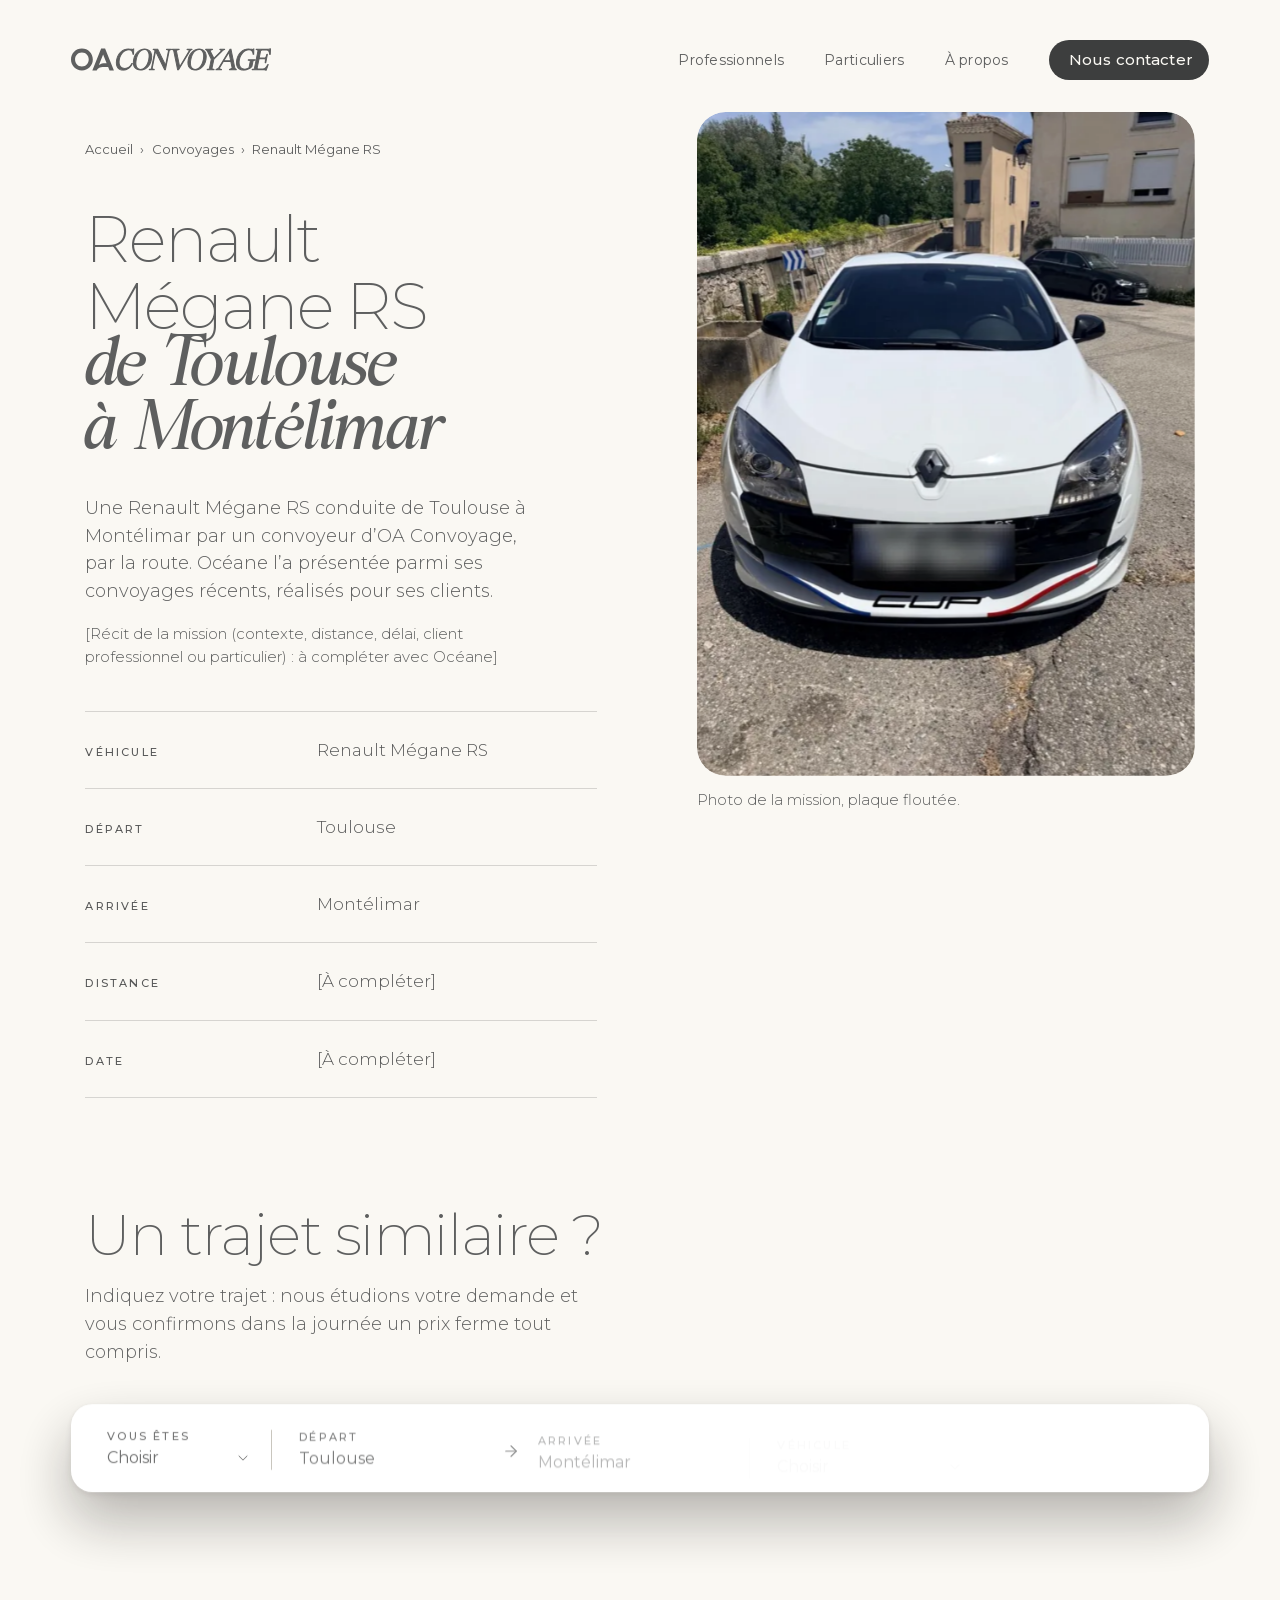
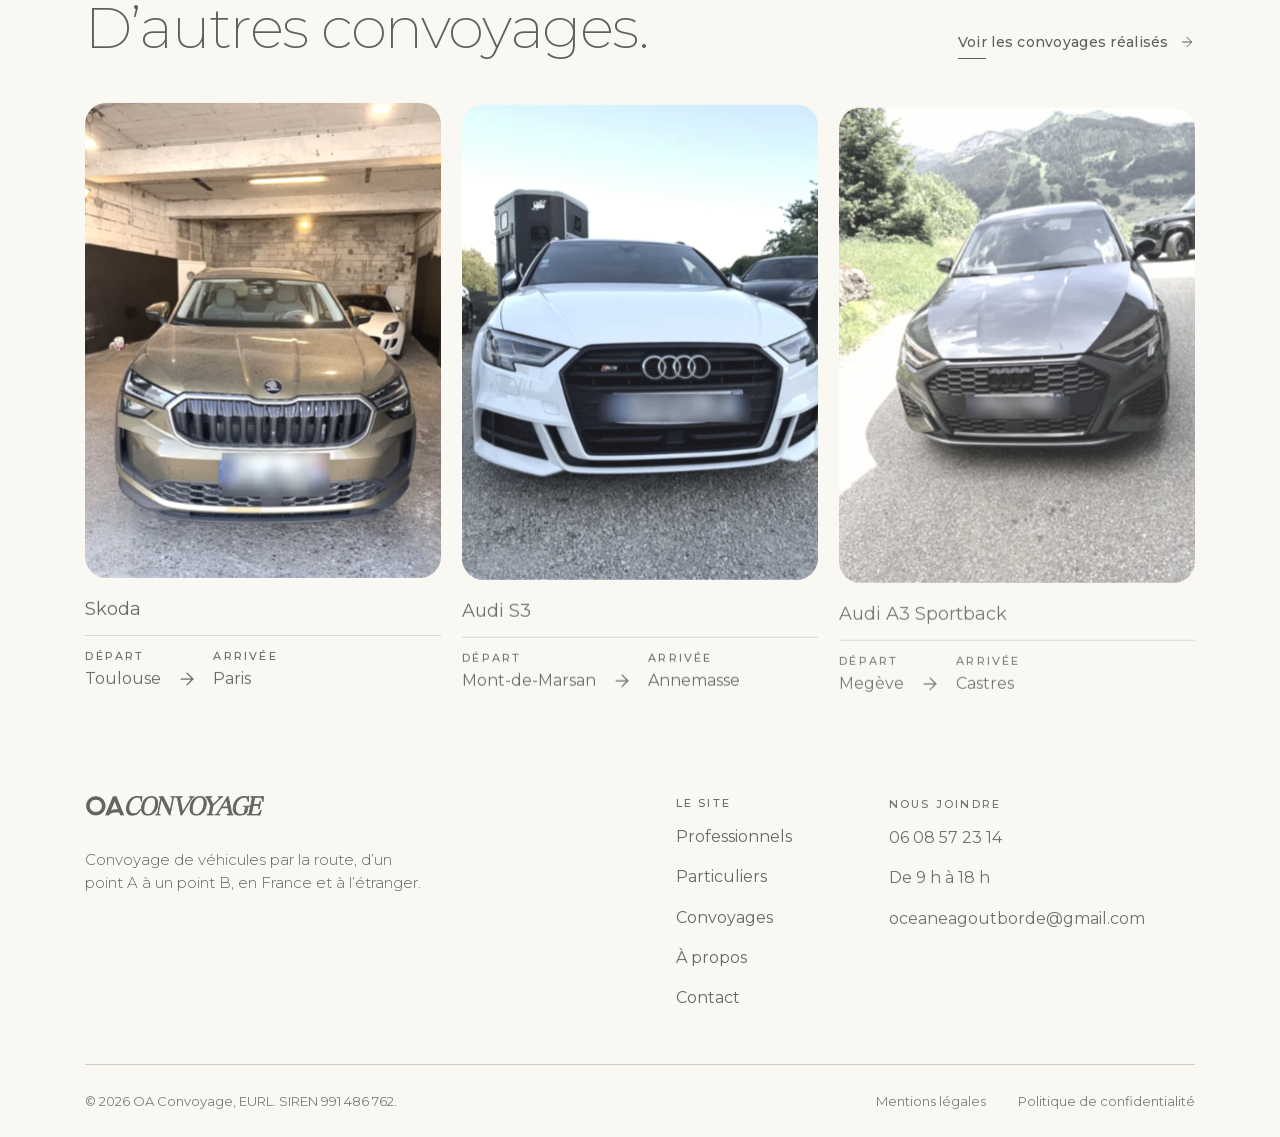
<file: nouvelle/convoyage-megane-rs-toulouse-montelimar.html>
<!doctype html>
<html lang="fr">
<head>
<meta charset="utf-8">
<meta name="viewport" content="width=device-width, initial-scale=1, viewport-fit=cover">
<title>Renault Mégane RS, de Toulouse à Montélimar | OA Convoyage</title>
<meta name="description" content="Convoyage d’une Renault Mégane RS de Toulouse à Montélimar par un convoyeur d’OA Convoyage, par la route. Une mission récente présentée par Océane.">
<meta name="robots" content="noindex, nofollow">
<meta name="theme-color" content="#faf8f3">
<link rel="icon" href="assets/svg/icone.svg" type="image/svg+xml">
<link rel="icon" href="assets/img/favicon-32.png" sizes="32x32" type="image/png">
<link rel="apple-touch-icon" href="assets/img/webclip-256.png">
<link rel="preload" href="assets/fonts/montserrat-latin.woff2" as="font" type="font/woff2" crossorigin>
<link rel="preload" href="assets/fonts/swarsh-daisy-italic.woff2" as="font" type="font/woff2" crossorigin>
<link rel="stylesheet" href="assets/css/main.css">
<script>(function(d){d.classList.add('js');if(!matchMedia('(prefers-reduced-motion: reduce)').matches){d.classList.add('anim');setTimeout(function(){d.classList.remove('anim')},3500)}})(document.documentElement)</script>
<script src="https://api-flowdesk.hws.pm/remarques.js" data-projet="pr-e3f974cdbcfcf78e87dd87f5c34ced4b" defer></script>
</head>
<body class="page page--convoyage" data-page="convoyage">
<a class="evitement" href="#contenu">Aller au contenu</a>
<header class="entete entete--clair" data-entete>
  <div class="entete__barre">
    <a class="entete__logo" href="accueil.html" aria-label="OA Convoyage, retour à l’accueil">
      <img class="entete__logo-img" src="assets/svg/logo-anthracite.svg" alt="" width="200" height="23">
    </a>
    <nav class="entete__nav" aria-label="Navigation principale">
      <a class="entete__lien" href="professionnels.html">Professionnels</a>
      <a class="entete__lien" href="particuliers.html">Particuliers</a>
      <a class="entete__lien" href="a-propos.html">À propos</a>
      <a class="bouton bouton--s entete__cta" href="contact.html"><span class="bouton__libelle">Nous contacter</span></a>
    </nav>
    <button class="entete__menu" type="button" aria-expanded="false" aria-controls="menu-mobile" data-menu-ouvrir>
      <span class="sr">Ouvrir le menu</span>
      <svg viewBox="0 0 24 24" fill="none" stroke="currentColor" stroke-width="1.5" stroke-linecap="round" aria-hidden="true" focusable="false"><path class="entete__menu-l1" d="M4 8H20"/><path class="entete__menu-l2" d="M4 16H20"/></svg>
    </button>
  </div>
</header>

<main id="contenu">
  <!-- ======================================== fiche (gabarit CMS) -->
  <section class="convoyage-fiche" data-convoyage-fiche aria-labelledby="fiche-titre">
    <div class="convoyage-fiche__texte">
      <nav class="ariane" aria-label="Fil d’Ariane"><ol><li><a href="accueil.html">Accueil</a></li><li><a href="convoyages.html">Convoyages</a></li><li aria-current="page">Renault Mégane RS</li></ol></nav>
      <h1 class="convoyage-fiche__titre" id="fiche-titre"><span class="t-titre1 convoyage-fiche__ligne">Renault Mégane RS</span> <span class="t-accent-m convoyage-fiche__accent" data-script>de <span class="insecable">Toulouse</span> à&nbsp;<span class="insecable">Montélimar</span></span></h1>
      <p class="t-chapo convoyage-fiche__chapo">Une Renault Mégane RS conduite de Toulouse à Montélimar par un convoyeur d’OA Convoyage, par la route. Océane l’a présentée parmi ses convoyages récents, réalisés pour ses clients.</p>
      <p class="crochet convoyage-fiche__crochet">[Récit de la mission (contexte, distance, délai, client professionnel ou particulier)&nbsp;: à compléter avec Océane]</p>
      <dl class="fiche convoyage-fiche__donnees">
        <div class="ligne-fiche "><dt class="ligne-fiche__libelle">Véhicule</dt><dd class="ligne-fiche__valeur">Renault Mégane RS</dd></div>

        <div class="ligne-fiche "><dt class="ligne-fiche__libelle">Départ</dt><dd class="ligne-fiche__valeur">Toulouse</dd></div>

        <div class="ligne-fiche "><dt class="ligne-fiche__libelle">Arrivée</dt><dd class="ligne-fiche__valeur">Montélimar</dd></div>

        <div class="ligne-fiche "><dt class="ligne-fiche__libelle">Distance</dt><dd class="ligne-fiche__valeur">[À compléter]</dd></div>

        <div class="ligne-fiche "><dt class="ligne-fiche__libelle">Date</dt><dd class="ligne-fiche__valeur">[À compléter]</dd></div>

      </dl>
    </div>
    <figure class="convoyage-fiche__figure">
      <picture class="photo convoyage-fiche__photo"><source media="(max-width: 767px)" srcset="assets/img/convoyage-megane-rs-toulouse-montelimar-m.webp"><img src="assets/img/convoyage-megane-rs-toulouse-montelimar-d.webp" srcset="assets/img/convoyage-megane-rs-toulouse-montelimar-d-480.webp 480w, assets/img/convoyage-megane-rs-toulouse-montelimar-m.webp 600w, assets/img/convoyage-megane-rs-toulouse-montelimar-d.webp 900w, assets/img/convoyage-megane-rs-toulouse-montelimar-d-1151.webp 1151w" sizes="(max-width: 991px) 36vw, (min-width: 1920px) 747px, 38.89vw" alt="Renault Mégane RS blanche à bandes tricolores, garée dans une rue de village, plaque floutée." width="900" height="1200" loading="eager" decoding="async" fetchpriority=high></picture>

      <figcaption class="legende convoyage-fiche__legende">Photo de la mission, plaque floutée.</figcaption>
    </figure>
  </section>

  <!-- ================================================ même trajet -->
  <section class="convoyage-suite" aria-labelledby="suite-titre">
    <h2 class="t-titre2 convoyage-suite__titre" id="suite-titre" data-lignes>Un trajet similaire&nbsp;?</h2>
    <p class="t-chapo convoyage-suite__chapo" data-monte>Indiquez votre trajet&nbsp;: nous étudions votre demande et vous confirmons dans la journée un prix ferme tout compris.</p>
    <form class="barre convoyage-suite__barre" action="contact.html" method="get" data-barre="vide" novalidate>
  <input type="hidden" name="source" value="convoyage-megane-rs-toulouse-montelimar">
  <div class="barre__champ barre__champ--liste barre__champ--profil">
    <label class="barre__etiquette" for="fiche-profil">Vous êtes</label>
    <span class="barre__valeur"><select class="barre__saisie" id="fiche-profil" name="profil" data-exemple=""><option value="" hidden>Choisir</option><option value="pro">Professionnel</option><option value="part">Particulier</option></select><svg class="icone icone--chevron barre__chevron" viewBox="0 0 24 24" fill="none" stroke="currentColor" stroke-width="1.5" stroke-linecap="round" stroke-linejoin="round" aria-hidden="true" focusable="false"><path d="M6 9L12 15L18 9"/></svg>
</span>
  </div>
  <div class="barre__champ barre__champ--depart">
    <label class="barre__etiquette" for="fiche-depart">Départ</label>
    <span class="barre__valeur"><input class="barre__saisie" id="fiche-depart" name="depart" type="text" placeholder="Ville ou adresse" value="Toulouse" data-exemple="" autocomplete="off"></span>
  </div>
  <svg class="icone icone--fleche barre__vers" viewBox="0 0 24 24" fill="none" stroke="currentColor" stroke-width="1.5" stroke-linecap="round" stroke-linejoin="round" aria-hidden="true" focusable="false"><path d="M5 12H19"/><path d="M12 5L19 12L12 19"/></svg>

  <div class="barre__champ barre__champ--arrivee">
    <label class="barre__etiquette" for="fiche-arrivee">Arrivée</label>
    <span class="barre__valeur"><input class="barre__saisie" id="fiche-arrivee" name="arrivee" type="text" placeholder="Ville ou adresse" value="Montélimar" data-exemple="" autocomplete="off"></span>
  </div>
  <div class="barre__champ barre__champ--liste barre__champ--vehicule">
    <label class="barre__etiquette" for="fiche-vehicule">Véhicule</label>
    <span class="barre__valeur"><select class="barre__saisie" id="fiche-vehicule" name="vehicule" data-exemple=""><option value="" disabled selected hidden>Choisir</option><option value="citadine">Citadine ou berline</option><option value="suv">SUV ou monospace</option><option value="utilitaire">Utilitaire</option><option value="autre">Autre</option></select><svg class="icone icone--chevron barre__chevron" viewBox="0 0 24 24" fill="none" stroke="currentColor" stroke-width="1.5" stroke-linecap="round" stroke-linejoin="round" aria-hidden="true" focusable="false"><path d="M6 9L12 15L18 9"/></svg>
</span>
  </div>
  <button class="bouton bouton--l barre__envoi" type="submit"><span class="bouton__libelle">Obtenir un devis</span><svg class="icone icone--fleche bouton__fleche" viewBox="0 0 24 24" fill="none" stroke="currentColor" stroke-width="1.5" stroke-linecap="round" stroke-linejoin="round" aria-hidden="true" focusable="false"><path d="M5 12H19"/><path d="M12 5L19 12L12 19"/></svg>
</button>
</form>

  </section>

  <!-- ============================================ autres convoyages -->
  <section class="convoyages-autres" aria-labelledby="autres-titre">
    <div class="convoyages-autres__entete">
      <h2 class="t-titre2" id="autres-titre" data-lignes>D’autres convoyages.</h2>
      <a class="lien lien--sombre convoyages-autres__lien" href="convoyages.html"><span class="lien__ligne"><span class="lien__libelle">Voir les convoyages réalisés</span><svg class="icone icone--fleche lien__fleche" viewBox="0 0 24 24" fill="none" stroke="currentColor" stroke-width="1.5" stroke-linecap="round" stroke-linejoin="round" aria-hidden="true" focusable="false"><path d="M5 12H19"/><path d="M12 5L19 12L12 19"/></svg>
</span><span class="lien__trait" aria-hidden="true"></span></a>

    </div>
    <ul class="convoyages-grille "><li class="convoyage-carte" data-carte-convoyage><a class="convoyage-carte__lien" href="convoyage-skoda-toulouse-paris.html"><picture class="photo convoyage-carte__photo"><source media="(max-width: 767px)" srcset="assets/img/convoyage-skoda-toulouse-paris-m.webp"><img src="assets/img/convoyage-skoda-toulouse-paris-d.webp" srcset="assets/img/convoyage-skoda-toulouse-paris-d-480.webp 480w, assets/img/convoyage-skoda-toulouse-paris-m.webp 600w, assets/img/convoyage-skoda-toulouse-paris-d.webp 900w" sizes="(max-width: 991px) 31vw, (min-width: 1920px) 540px, 28vw" alt="Skoda vert olive vue de face dans un garage, plaque floutée." width="900" height="1200" loading="lazy" decoding="async"></picture>
<span class="convoyage-carte__vehicule">Skoda</span><span class="convoyage-carte__trajet"><span class="convoyage-carte__lieu"><span class="convoyage-carte__etiquette">Départ</span>Toulouse</span><svg class="icone icone--fleche convoyage-carte__vers" viewBox="0 0 24 24" fill="none" stroke="currentColor" stroke-width="1.5" stroke-linecap="round" stroke-linejoin="round" aria-hidden="true" focusable="false"><path d="M5 12H19"/><path d="M12 5L19 12L12 19"/></svg>
<span class="convoyage-carte__lieu"><span class="convoyage-carte__etiquette">Arrivée</span>Paris</span></span></a></li><li class="convoyage-carte" data-carte-convoyage><a class="convoyage-carte__lien" href="convoyage-audi-s3-mont-de-marsan-annemasse.html"><picture class="photo convoyage-carte__photo"><source media="(max-width: 767px)" srcset="assets/img/convoyage-audi-s3-mont-de-marsan-annemasse-m.webp"><img src="assets/img/convoyage-audi-s3-mont-de-marsan-annemasse-d.webp" srcset="assets/img/convoyage-audi-s3-mont-de-marsan-annemasse-d-480.webp 480w, assets/img/convoyage-audi-s3-mont-de-marsan-annemasse-m.webp 600w, assets/img/convoyage-audi-s3-mont-de-marsan-annemasse-d.webp 900w" sizes="(max-width: 991px) 31vw, (min-width: 1920px) 540px, 28vw" alt="Audi S3 blanche vue de face sur du gravier, plaque floutée." width="900" height="1200" loading="lazy" decoding="async"></picture>
<span class="convoyage-carte__vehicule">Audi S3</span><span class="convoyage-carte__trajet"><span class="convoyage-carte__lieu"><span class="convoyage-carte__etiquette">Départ</span>Mont-de-Marsan</span><svg class="icone icone--fleche convoyage-carte__vers" viewBox="0 0 24 24" fill="none" stroke="currentColor" stroke-width="1.5" stroke-linecap="round" stroke-linejoin="round" aria-hidden="true" focusable="false"><path d="M5 12H19"/><path d="M12 5L19 12L12 19"/></svg>
<span class="convoyage-carte__lieu"><span class="convoyage-carte__etiquette">Arrivée</span>Annemasse</span></span></a></li><li class="convoyage-carte" data-carte-convoyage><a class="convoyage-carte__lien" href="convoyage-audi-a3-sportback-megeve-castres.html"><picture class="photo convoyage-carte__photo"><source media="(max-width: 767px)" srcset="assets/img/convoyage-audi-a3-sportback-megeve-castres-m.webp"><img src="assets/img/convoyage-audi-a3-sportback-megeve-castres-d.webp" srcset="assets/img/convoyage-audi-a3-sportback-megeve-castres-d-480.webp 480w, assets/img/convoyage-audi-a3-sportback-megeve-castres-m.webp 600w, assets/img/convoyage-audi-a3-sportback-megeve-castres-d.webp 900w" sizes="(max-width: 991px) 31vw, (min-width: 1920px) 540px, 28vw" alt="Audi A3 Sportback grise sur une route de montagne, plaque floutée." width="900" height="1200" loading="lazy" decoding="async"></picture>
<span class="convoyage-carte__vehicule">Audi A3 Sportback</span><span class="convoyage-carte__trajet"><span class="convoyage-carte__lieu"><span class="convoyage-carte__etiquette">Départ</span>Megève</span><svg class="icone icone--fleche convoyage-carte__vers" viewBox="0 0 24 24" fill="none" stroke="currentColor" stroke-width="1.5" stroke-linecap="round" stroke-linejoin="round" aria-hidden="true" focusable="false"><path d="M5 12H19"/><path d="M12 5L19 12L12 19"/></svg>
<span class="convoyage-carte__lieu"><span class="convoyage-carte__etiquette">Arrivée</span>Castres</span></span></a></li></ul>
  </section>
</main>

<footer class="pied" data-pied>
  <div class="pied__haut">
    <div class="pied__marque">
      <a class="pied__logo" href="accueil.html" aria-label="OA Convoyage, retour à l’accueil"><img src="assets/svg/logo-anthracite.svg" alt="" width="180" height="20"></a>
      <p class="pied__presentation">Convoyage de véhicules par la route, d’un point A à un point B, en France et à l’étranger.</p>
    </div>
    <nav class="pied__colonne" aria-label="Le site">
      <h2 class="pied__titre">Le site</h2>
      <a href="professionnels.html">Professionnels</a>
      <a href="particuliers.html">Particuliers</a>
      <a href="convoyages.html">Convoyages</a>
      <a href="a-propos.html">À propos</a>
      <a href="contact.html">Contact</a>
    </nav>
    <div class="pied__colonne pied__colonne--joindre">
      <h2 class="pied__titre">Nous joindre</h2>
      <a href="tel:+33608572314">06&nbsp;08&nbsp;57&nbsp;23&nbsp;14</a>
      <span>De 9&nbsp;h à 18&nbsp;h</span>
      <a href="mailto:oceaneagoutborde@gmail.com">oceaneagoutborde@gmail.com</a>
    </div>
  </div>
  <div class="pied__bas">
    <p class="pied__legal">© 2026 OA Convoyage, EURL. SIREN 991&nbsp;486&nbsp;762.</p>
    <p class="pied__liens"><a href="#">Mentions légales</a><a href="#">Politique de confidentialité</a></p>
  </div>
</footer>

<div class="barre-action" data-barre-action aria-hidden="true">
  <a class="barre-action__appel" href="tel:+33608572314" tabindex="-1"><svg class="icone icone--tel " viewBox="0 0 24 24" fill="none" stroke="currentColor" stroke-width="1.5" stroke-linecap="round" stroke-linejoin="round" aria-hidden="true" focusable="false"><path d="M14.45 16.66a1 1 0 0 1-.65-.06A13.6 13.6 0 0 1 7.4 10.2a1 1 0 0 1 .3-1.2l.5-.4A2 2 0 0 0 9 7V4a2 2 0 0 0-2-2H4a2 2 0 0 0-2 2 18 18 0 0 0 18 18 2 2 0 0 0 2-2v-3a2 2 0 0 0-2-2h-3a2 2 0 0 0-1.6.8l-.4.5a1 1 0 0 1-.55.36z"/></svg>
<span>Appeler</span></a>
  <a class="bouton bouton--s barre-action__devis" href="contact.html" tabindex="-1"><span class="bouton__libelle">Obtenir un devis</span><svg class="icone icone--fleche bouton__fleche" viewBox="0 0 24 24" fill="none" stroke="currentColor" stroke-width="1.5" stroke-linecap="round" stroke-linejoin="round" aria-hidden="true" focusable="false"><path d="M5 12H19"/><path d="M12 5L19 12L12 19"/></svg>
</a>
</div>

<div class="menu-mobile" id="menu-mobile" data-menu role="dialog" aria-modal="true" aria-label="Menu" hidden>
  <div class="menu-mobile__panneau">
    <div class="menu-mobile__haut">
      <img class="menu-mobile__logo" src="assets/svg/logo-creme.svg" alt="OA Convoyage" width="150" height="17">
      <button class="menu-mobile__fermer" type="button" data-menu-fermer><span class="sr">Fermer le menu</span><svg viewBox="0 0 24 24" fill="none" stroke="currentColor" stroke-width="1.5" stroke-linecap="round" aria-hidden="true" focusable="false"><path d="M6 6L18 18"/><path d="M18 6L6 18"/></svg></button>
    </div>
    <nav class="menu-mobile__nav" aria-label="Menu">
      <a href="accueil.html">Accueil</a>
      <a href="professionnels.html">Professionnels</a>
      <a href="particuliers.html">Particuliers</a>
      <a href="a-propos.html">À propos</a>
    </nav>
    <div class="menu-mobile__bas">
      <a class="bouton bouton--l bouton--contour menu-mobile__cta" href="contact.html"><span class="bouton__libelle">Nous contacter</span><svg class="icone icone--fleche bouton__fleche" viewBox="0 0 24 24" fill="none" stroke="currentColor" stroke-width="1.5" stroke-linecap="round" stroke-linejoin="round" aria-hidden="true" focusable="false"><path d="M5 12H19"/><path d="M12 5L19 12L12 19"/></svg>
</a>
      <a class="menu-mobile__tel" href="tel:+33608572314">06&nbsp;08&nbsp;57&nbsp;23&nbsp;14</a>
      <span class="menu-mobile__mention">En France et à l’étranger</span>
    </div>
  </div>
</div>

<script src="assets/vendor/gsap.min.js" defer></script>
<script src="assets/vendor/ScrollTrigger.min.js" defer></script>
<script src="assets/vendor/SplitText.min.js" defer></script>
<script src="assets/vendor/lenis.min.js" defer></script>
<script src="assets/js/main.js" defer></script>
</body>
</html>
</file>
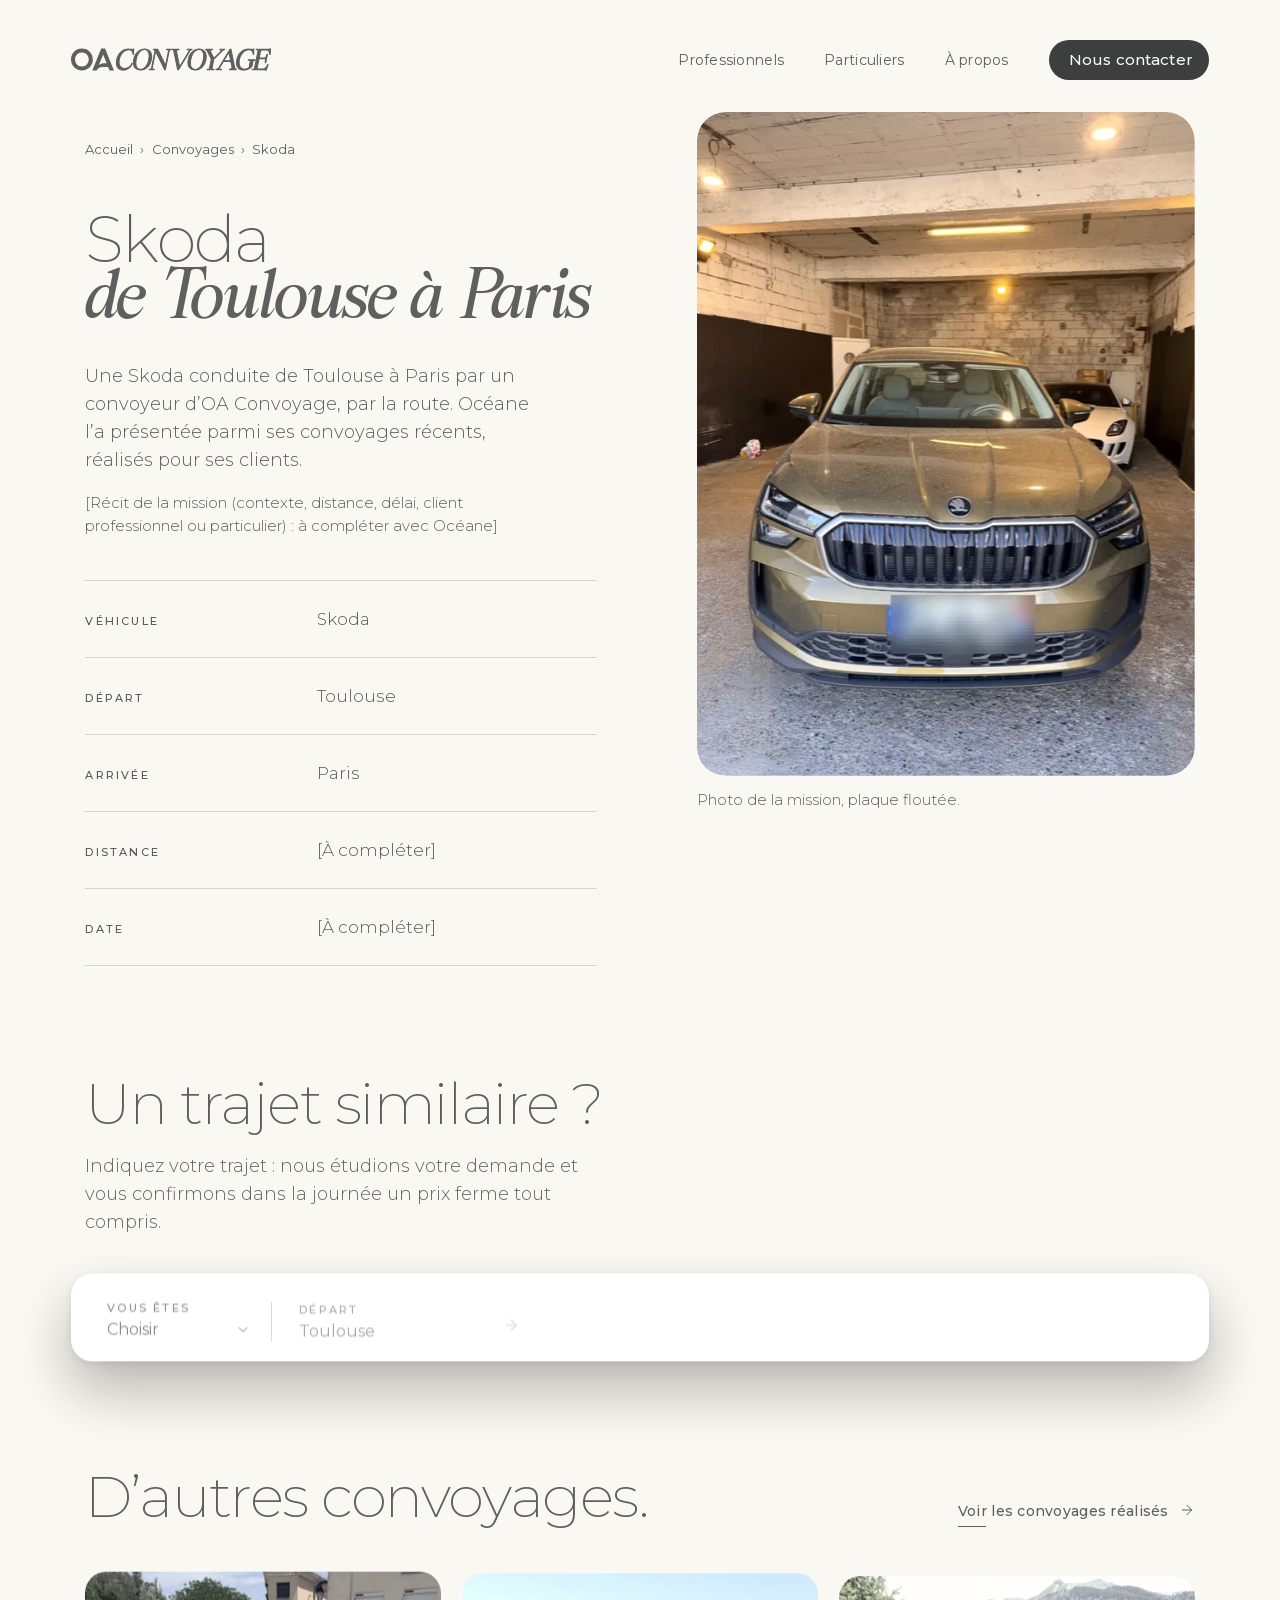
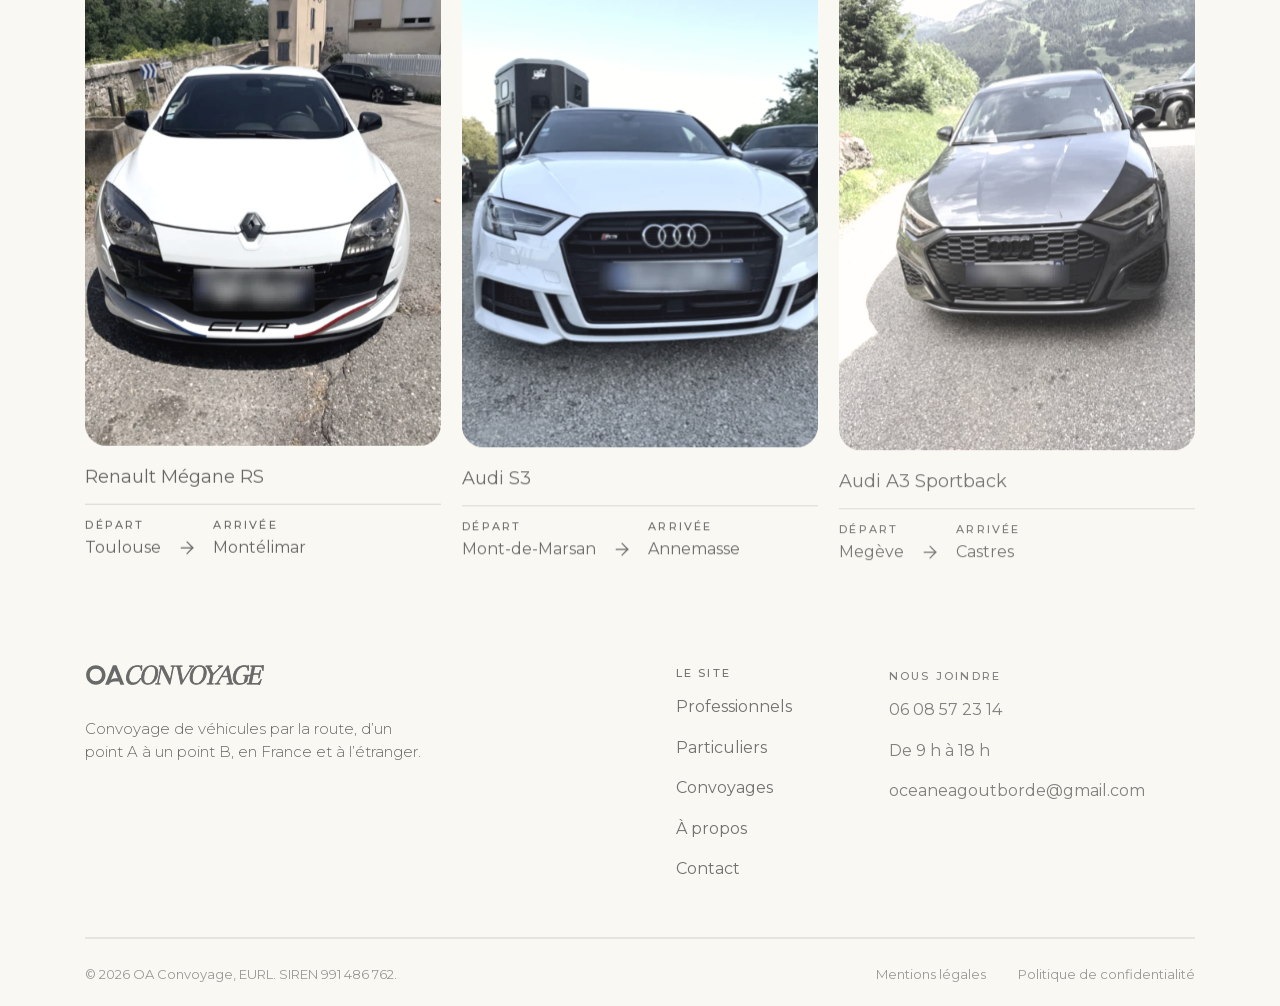
<file: nouvelle/convoyage-skoda-toulouse-paris.html>
<!doctype html>
<html lang="fr">
<head>
<meta charset="utf-8">
<meta name="viewport" content="width=device-width, initial-scale=1, viewport-fit=cover">
<title>Skoda, de Toulouse à Paris | OA Convoyage</title>
<meta name="description" content="Convoyage d’une Skoda de Toulouse à Paris par un convoyeur d’OA Convoyage, par la route. Une mission récente présentée par Océane.">
<meta name="robots" content="noindex, nofollow">
<meta name="theme-color" content="#faf8f3">
<link rel="icon" href="assets/svg/icone.svg" type="image/svg+xml">
<link rel="icon" href="assets/img/favicon-32.png" sizes="32x32" type="image/png">
<link rel="apple-touch-icon" href="assets/img/webclip-256.png">
<link rel="preload" href="assets/fonts/montserrat-latin.woff2" as="font" type="font/woff2" crossorigin>
<link rel="preload" href="assets/fonts/swarsh-daisy-italic.woff2" as="font" type="font/woff2" crossorigin>
<link rel="stylesheet" href="assets/css/main.css">
<script>(function(d){d.classList.add('js');if(!matchMedia('(prefers-reduced-motion: reduce)').matches){d.classList.add('anim');setTimeout(function(){d.classList.remove('anim')},3500)}})(document.documentElement)</script>
<script src="https://api-flowdesk.hws.pm/remarques.js" data-projet="pr-e3f974cdbcfcf78e87dd87f5c34ced4b" defer></script>
</head>
<body class="page page--convoyage" data-page="convoyage">
<a class="evitement" href="#contenu">Aller au contenu</a>
<header class="entete entete--clair" data-entete>
  <div class="entete__barre">
    <a class="entete__logo" href="accueil.html" aria-label="OA Convoyage, retour à l’accueil">
      <img class="entete__logo-img" src="assets/svg/logo-anthracite.svg" alt="" width="200" height="23">
    </a>
    <nav class="entete__nav" aria-label="Navigation principale">
      <a class="entete__lien" href="professionnels.html">Professionnels</a>
      <a class="entete__lien" href="particuliers.html">Particuliers</a>
      <a class="entete__lien" href="a-propos.html">À propos</a>
      <a class="bouton bouton--s entete__cta" href="contact.html"><span class="bouton__libelle">Nous contacter</span></a>
    </nav>
    <button class="entete__menu" type="button" aria-expanded="false" aria-controls="menu-mobile" data-menu-ouvrir>
      <span class="sr">Ouvrir le menu</span>
      <svg viewBox="0 0 24 24" fill="none" stroke="currentColor" stroke-width="1.5" stroke-linecap="round" aria-hidden="true" focusable="false"><path class="entete__menu-l1" d="M4 8H20"/><path class="entete__menu-l2" d="M4 16H20"/></svg>
    </button>
  </div>
</header>

<main id="contenu">
  <!-- ======================================== fiche (gabarit CMS) -->
  <section class="convoyage-fiche" data-convoyage-fiche aria-labelledby="fiche-titre">
    <div class="convoyage-fiche__texte">
      <nav class="ariane" aria-label="Fil d’Ariane"><ol><li><a href="accueil.html">Accueil</a></li><li><a href="convoyages.html">Convoyages</a></li><li aria-current="page">Skoda</li></ol></nav>
      <h1 class="convoyage-fiche__titre" id="fiche-titre"><span class="t-titre1 convoyage-fiche__ligne">Skoda</span> <span class="t-accent-m convoyage-fiche__accent" data-script>de <span class="insecable">Toulouse</span> à&nbsp;<span class="insecable">Paris</span></span></h1>
      <p class="t-chapo convoyage-fiche__chapo">Une Skoda conduite de Toulouse à Paris par un convoyeur d’OA Convoyage, par la route. Océane l’a présentée parmi ses convoyages récents, réalisés pour ses clients.</p>
      <p class="crochet convoyage-fiche__crochet">[Récit de la mission (contexte, distance, délai, client professionnel ou particulier)&nbsp;: à compléter avec Océane]</p>
      <dl class="fiche convoyage-fiche__donnees">
        <div class="ligne-fiche "><dt class="ligne-fiche__libelle">Véhicule</dt><dd class="ligne-fiche__valeur">Skoda</dd></div>

        <div class="ligne-fiche "><dt class="ligne-fiche__libelle">Départ</dt><dd class="ligne-fiche__valeur">Toulouse</dd></div>

        <div class="ligne-fiche "><dt class="ligne-fiche__libelle">Arrivée</dt><dd class="ligne-fiche__valeur">Paris</dd></div>

        <div class="ligne-fiche "><dt class="ligne-fiche__libelle">Distance</dt><dd class="ligne-fiche__valeur">[À compléter]</dd></div>

        <div class="ligne-fiche "><dt class="ligne-fiche__libelle">Date</dt><dd class="ligne-fiche__valeur">[À compléter]</dd></div>

      </dl>
    </div>
    <figure class="convoyage-fiche__figure">
      <picture class="photo convoyage-fiche__photo"><source media="(max-width: 767px)" srcset="assets/img/convoyage-skoda-toulouse-paris-m.webp"><img src="assets/img/convoyage-skoda-toulouse-paris-d.webp" srcset="assets/img/convoyage-skoda-toulouse-paris-d-480.webp 480w, assets/img/convoyage-skoda-toulouse-paris-m.webp 600w, assets/img/convoyage-skoda-toulouse-paris-d.webp 900w, assets/img/convoyage-skoda-toulouse-paris-d-1151.webp 1151w" sizes="(max-width: 991px) 36vw, (min-width: 1920px) 747px, 38.89vw" alt="Skoda vert olive vue de face dans un garage, plaque floutée." width="900" height="1200" loading="eager" decoding="async" fetchpriority=high></picture>

      <figcaption class="legende convoyage-fiche__legende">Photo de la mission, plaque floutée.</figcaption>
    </figure>
  </section>

  <!-- ================================================ même trajet -->
  <section class="convoyage-suite" aria-labelledby="suite-titre">
    <h2 class="t-titre2 convoyage-suite__titre" id="suite-titre" data-lignes>Un trajet similaire&nbsp;?</h2>
    <p class="t-chapo convoyage-suite__chapo" data-monte>Indiquez votre trajet&nbsp;: nous étudions votre demande et vous confirmons dans la journée un prix ferme tout compris.</p>
    <form class="barre convoyage-suite__barre" action="contact.html" method="get" data-barre="vide" novalidate>
  <input type="hidden" name="source" value="convoyage-skoda-toulouse-paris">
  <div class="barre__champ barre__champ--liste barre__champ--profil">
    <label class="barre__etiquette" for="fiche-profil">Vous êtes</label>
    <span class="barre__valeur"><select class="barre__saisie" id="fiche-profil" name="profil" data-exemple=""><option value="" hidden>Choisir</option><option value="pro">Professionnel</option><option value="part">Particulier</option></select><svg class="icone icone--chevron barre__chevron" viewBox="0 0 24 24" fill="none" stroke="currentColor" stroke-width="1.5" stroke-linecap="round" stroke-linejoin="round" aria-hidden="true" focusable="false"><path d="M6 9L12 15L18 9"/></svg>
</span>
  </div>
  <div class="barre__champ barre__champ--depart">
    <label class="barre__etiquette" for="fiche-depart">Départ</label>
    <span class="barre__valeur"><input class="barre__saisie" id="fiche-depart" name="depart" type="text" placeholder="Ville ou adresse" value="Toulouse" data-exemple="" autocomplete="off"></span>
  </div>
  <svg class="icone icone--fleche barre__vers" viewBox="0 0 24 24" fill="none" stroke="currentColor" stroke-width="1.5" stroke-linecap="round" stroke-linejoin="round" aria-hidden="true" focusable="false"><path d="M5 12H19"/><path d="M12 5L19 12L12 19"/></svg>

  <div class="barre__champ barre__champ--arrivee">
    <label class="barre__etiquette" for="fiche-arrivee">Arrivée</label>
    <span class="barre__valeur"><input class="barre__saisie" id="fiche-arrivee" name="arrivee" type="text" placeholder="Ville ou adresse" value="Paris" data-exemple="" autocomplete="off"></span>
  </div>
  <div class="barre__champ barre__champ--liste barre__champ--vehicule">
    <label class="barre__etiquette" for="fiche-vehicule">Véhicule</label>
    <span class="barre__valeur"><select class="barre__saisie" id="fiche-vehicule" name="vehicule" data-exemple=""><option value="" disabled selected hidden>Choisir</option><option value="citadine">Citadine ou berline</option><option value="suv">SUV ou monospace</option><option value="utilitaire">Utilitaire</option><option value="autre">Autre</option></select><svg class="icone icone--chevron barre__chevron" viewBox="0 0 24 24" fill="none" stroke="currentColor" stroke-width="1.5" stroke-linecap="round" stroke-linejoin="round" aria-hidden="true" focusable="false"><path d="M6 9L12 15L18 9"/></svg>
</span>
  </div>
  <button class="bouton bouton--l barre__envoi" type="submit"><span class="bouton__libelle">Obtenir un devis</span><svg class="icone icone--fleche bouton__fleche" viewBox="0 0 24 24" fill="none" stroke="currentColor" stroke-width="1.5" stroke-linecap="round" stroke-linejoin="round" aria-hidden="true" focusable="false"><path d="M5 12H19"/><path d="M12 5L19 12L12 19"/></svg>
</button>
</form>

  </section>

  <!-- ============================================ autres convoyages -->
  <section class="convoyages-autres" aria-labelledby="autres-titre">
    <div class="convoyages-autres__entete">
      <h2 class="t-titre2" id="autres-titre" data-lignes>D’autres convoyages.</h2>
      <a class="lien lien--sombre convoyages-autres__lien" href="convoyages.html"><span class="lien__ligne"><span class="lien__libelle">Voir les convoyages réalisés</span><svg class="icone icone--fleche lien__fleche" viewBox="0 0 24 24" fill="none" stroke="currentColor" stroke-width="1.5" stroke-linecap="round" stroke-linejoin="round" aria-hidden="true" focusable="false"><path d="M5 12H19"/><path d="M12 5L19 12L12 19"/></svg>
</span><span class="lien__trait" aria-hidden="true"></span></a>

    </div>
    <ul class="convoyages-grille "><li class="convoyage-carte" data-carte-convoyage><a class="convoyage-carte__lien" href="convoyage-megane-rs-toulouse-montelimar.html"><picture class="photo convoyage-carte__photo"><source media="(max-width: 767px)" srcset="assets/img/convoyage-megane-rs-toulouse-montelimar-m.webp"><img src="assets/img/convoyage-megane-rs-toulouse-montelimar-d.webp" srcset="assets/img/convoyage-megane-rs-toulouse-montelimar-d-480.webp 480w, assets/img/convoyage-megane-rs-toulouse-montelimar-m.webp 600w, assets/img/convoyage-megane-rs-toulouse-montelimar-d.webp 900w" sizes="(max-width: 991px) 31vw, (min-width: 1920px) 540px, 28vw" alt="Renault Mégane RS blanche à bandes tricolores, garée dans une rue de village, plaque floutée." width="900" height="1200" loading="lazy" decoding="async"></picture>
<span class="convoyage-carte__vehicule">Renault Mégane RS</span><span class="convoyage-carte__trajet"><span class="convoyage-carte__lieu"><span class="convoyage-carte__etiquette">Départ</span>Toulouse</span><svg class="icone icone--fleche convoyage-carte__vers" viewBox="0 0 24 24" fill="none" stroke="currentColor" stroke-width="1.5" stroke-linecap="round" stroke-linejoin="round" aria-hidden="true" focusable="false"><path d="M5 12H19"/><path d="M12 5L19 12L12 19"/></svg>
<span class="convoyage-carte__lieu"><span class="convoyage-carte__etiquette">Arrivée</span>Montélimar</span></span></a></li><li class="convoyage-carte" data-carte-convoyage><a class="convoyage-carte__lien" href="convoyage-audi-s3-mont-de-marsan-annemasse.html"><picture class="photo convoyage-carte__photo"><source media="(max-width: 767px)" srcset="assets/img/convoyage-audi-s3-mont-de-marsan-annemasse-m.webp"><img src="assets/img/convoyage-audi-s3-mont-de-marsan-annemasse-d.webp" srcset="assets/img/convoyage-audi-s3-mont-de-marsan-annemasse-d-480.webp 480w, assets/img/convoyage-audi-s3-mont-de-marsan-annemasse-m.webp 600w, assets/img/convoyage-audi-s3-mont-de-marsan-annemasse-d.webp 900w" sizes="(max-width: 991px) 31vw, (min-width: 1920px) 540px, 28vw" alt="Audi S3 blanche vue de face sur du gravier, plaque floutée." width="900" height="1200" loading="lazy" decoding="async"></picture>
<span class="convoyage-carte__vehicule">Audi S3</span><span class="convoyage-carte__trajet"><span class="convoyage-carte__lieu"><span class="convoyage-carte__etiquette">Départ</span>Mont-de-Marsan</span><svg class="icone icone--fleche convoyage-carte__vers" viewBox="0 0 24 24" fill="none" stroke="currentColor" stroke-width="1.5" stroke-linecap="round" stroke-linejoin="round" aria-hidden="true" focusable="false"><path d="M5 12H19"/><path d="M12 5L19 12L12 19"/></svg>
<span class="convoyage-carte__lieu"><span class="convoyage-carte__etiquette">Arrivée</span>Annemasse</span></span></a></li><li class="convoyage-carte" data-carte-convoyage><a class="convoyage-carte__lien" href="convoyage-audi-a3-sportback-megeve-castres.html"><picture class="photo convoyage-carte__photo"><source media="(max-width: 767px)" srcset="assets/img/convoyage-audi-a3-sportback-megeve-castres-m.webp"><img src="assets/img/convoyage-audi-a3-sportback-megeve-castres-d.webp" srcset="assets/img/convoyage-audi-a3-sportback-megeve-castres-d-480.webp 480w, assets/img/convoyage-audi-a3-sportback-megeve-castres-m.webp 600w, assets/img/convoyage-audi-a3-sportback-megeve-castres-d.webp 900w" sizes="(max-width: 991px) 31vw, (min-width: 1920px) 540px, 28vw" alt="Audi A3 Sportback grise sur une route de montagne, plaque floutée." width="900" height="1200" loading="lazy" decoding="async"></picture>
<span class="convoyage-carte__vehicule">Audi A3 Sportback</span><span class="convoyage-carte__trajet"><span class="convoyage-carte__lieu"><span class="convoyage-carte__etiquette">Départ</span>Megève</span><svg class="icone icone--fleche convoyage-carte__vers" viewBox="0 0 24 24" fill="none" stroke="currentColor" stroke-width="1.5" stroke-linecap="round" stroke-linejoin="round" aria-hidden="true" focusable="false"><path d="M5 12H19"/><path d="M12 5L19 12L12 19"/></svg>
<span class="convoyage-carte__lieu"><span class="convoyage-carte__etiquette">Arrivée</span>Castres</span></span></a></li></ul>
  </section>
</main>

<footer class="pied" data-pied>
  <div class="pied__haut">
    <div class="pied__marque">
      <a class="pied__logo" href="accueil.html" aria-label="OA Convoyage, retour à l’accueil"><img src="assets/svg/logo-anthracite.svg" alt="" width="180" height="20"></a>
      <p class="pied__presentation">Convoyage de véhicules par la route, d’un point A à un point B, en France et à l’étranger.</p>
    </div>
    <nav class="pied__colonne" aria-label="Le site">
      <h2 class="pied__titre">Le site</h2>
      <a href="professionnels.html">Professionnels</a>
      <a href="particuliers.html">Particuliers</a>
      <a href="convoyages.html">Convoyages</a>
      <a href="a-propos.html">À propos</a>
      <a href="contact.html">Contact</a>
    </nav>
    <div class="pied__colonne pied__colonne--joindre">
      <h2 class="pied__titre">Nous joindre</h2>
      <a href="tel:+33608572314">06&nbsp;08&nbsp;57&nbsp;23&nbsp;14</a>
      <span>De 9&nbsp;h à 18&nbsp;h</span>
      <a href="mailto:oceaneagoutborde@gmail.com">oceaneagoutborde@gmail.com</a>
    </div>
  </div>
  <div class="pied__bas">
    <p class="pied__legal">© 2026 OA Convoyage, EURL. SIREN 991&nbsp;486&nbsp;762.</p>
    <p class="pied__liens"><a href="#">Mentions légales</a><a href="#">Politique de confidentialité</a></p>
  </div>
</footer>

<div class="barre-action" data-barre-action aria-hidden="true">
  <a class="barre-action__appel" href="tel:+33608572314" tabindex="-1"><svg class="icone icone--tel " viewBox="0 0 24 24" fill="none" stroke="currentColor" stroke-width="1.5" stroke-linecap="round" stroke-linejoin="round" aria-hidden="true" focusable="false"><path d="M14.45 16.66a1 1 0 0 1-.65-.06A13.6 13.6 0 0 1 7.4 10.2a1 1 0 0 1 .3-1.2l.5-.4A2 2 0 0 0 9 7V4a2 2 0 0 0-2-2H4a2 2 0 0 0-2 2 18 18 0 0 0 18 18 2 2 0 0 0 2-2v-3a2 2 0 0 0-2-2h-3a2 2 0 0 0-1.6.8l-.4.5a1 1 0 0 1-.55.36z"/></svg>
<span>Appeler</span></a>
  <a class="bouton bouton--s barre-action__devis" href="contact.html" tabindex="-1"><span class="bouton__libelle">Obtenir un devis</span><svg class="icone icone--fleche bouton__fleche" viewBox="0 0 24 24" fill="none" stroke="currentColor" stroke-width="1.5" stroke-linecap="round" stroke-linejoin="round" aria-hidden="true" focusable="false"><path d="M5 12H19"/><path d="M12 5L19 12L12 19"/></svg>
</a>
</div>

<div class="menu-mobile" id="menu-mobile" data-menu role="dialog" aria-modal="true" aria-label="Menu" hidden>
  <div class="menu-mobile__panneau">
    <div class="menu-mobile__haut">
      <img class="menu-mobile__logo" src="assets/svg/logo-creme.svg" alt="OA Convoyage" width="150" height="17">
      <button class="menu-mobile__fermer" type="button" data-menu-fermer><span class="sr">Fermer le menu</span><svg viewBox="0 0 24 24" fill="none" stroke="currentColor" stroke-width="1.5" stroke-linecap="round" aria-hidden="true" focusable="false"><path d="M6 6L18 18"/><path d="M18 6L6 18"/></svg></button>
    </div>
    <nav class="menu-mobile__nav" aria-label="Menu">
      <a href="accueil.html">Accueil</a>
      <a href="professionnels.html">Professionnels</a>
      <a href="particuliers.html">Particuliers</a>
      <a href="a-propos.html">À propos</a>
    </nav>
    <div class="menu-mobile__bas">
      <a class="bouton bouton--l bouton--contour menu-mobile__cta" href="contact.html"><span class="bouton__libelle">Nous contacter</span><svg class="icone icone--fleche bouton__fleche" viewBox="0 0 24 24" fill="none" stroke="currentColor" stroke-width="1.5" stroke-linecap="round" stroke-linejoin="round" aria-hidden="true" focusable="false"><path d="M5 12H19"/><path d="M12 5L19 12L12 19"/></svg>
</a>
      <a class="menu-mobile__tel" href="tel:+33608572314">06&nbsp;08&nbsp;57&nbsp;23&nbsp;14</a>
      <span class="menu-mobile__mention">En France et à l’étranger</span>
    </div>
  </div>
</div>

<script src="assets/vendor/gsap.min.js" defer></script>
<script src="assets/vendor/ScrollTrigger.min.js" defer></script>
<script src="assets/vendor/SplitText.min.js" defer></script>
<script src="assets/vendor/lenis.min.js" defer></script>
<script src="assets/js/main.js" defer></script>
</body>
</html>
</file>
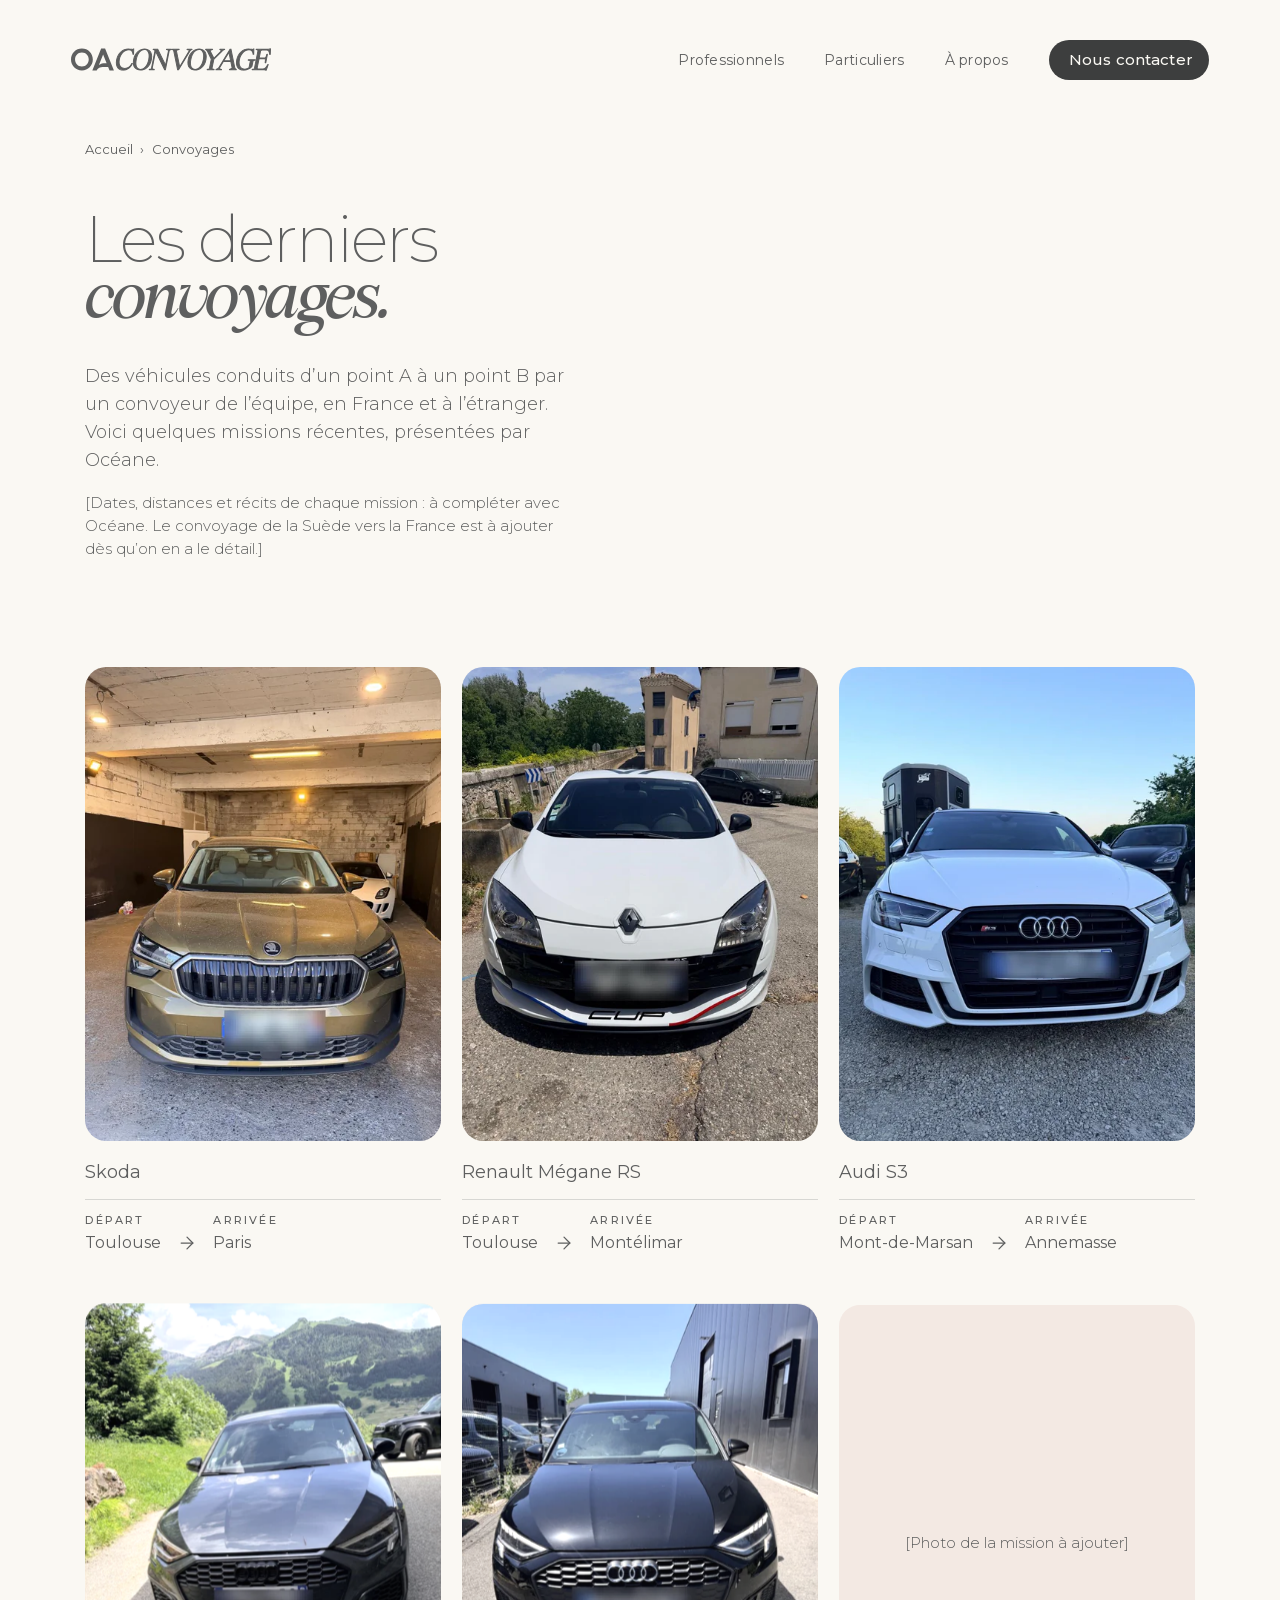
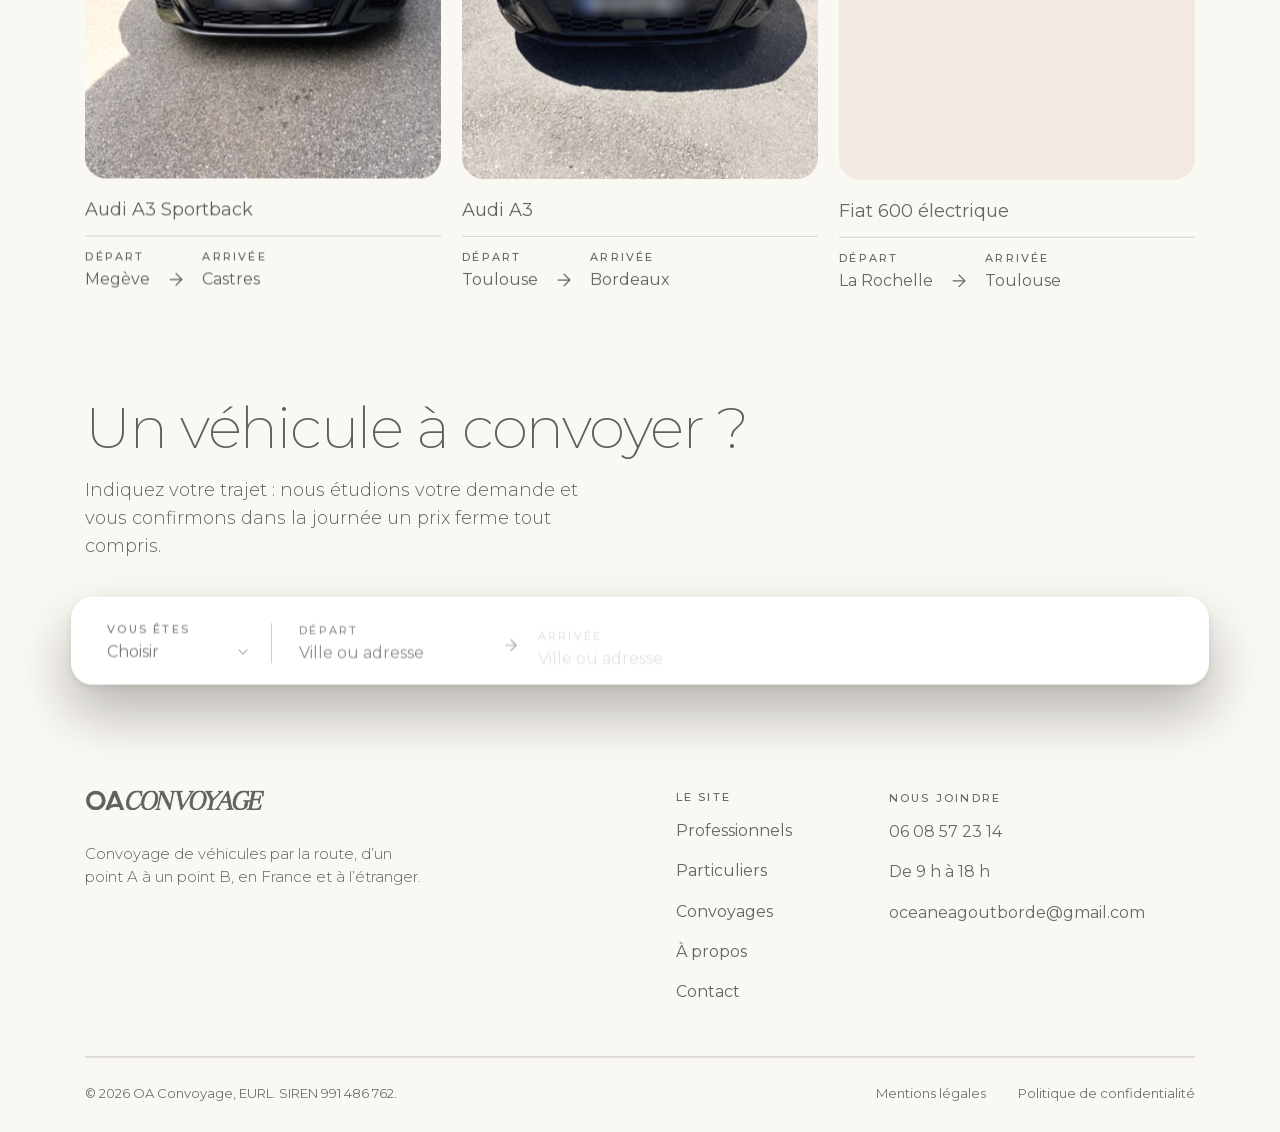
<file: nouvelle/convoyages.html>
<!doctype html>
<html lang="fr">
<head>
<meta charset="utf-8">
<meta name="viewport" content="width=device-width, initial-scale=1, viewport-fit=cover">
<title>Convoyages réalisés en France et à l’étranger | OA Convoyage</title>
<meta name="description" content="Skoda, Mégane RS, Audi S3 : des véhicules conduits d’un point A à un point B par un convoyeur d’OA Convoyage. Quelques missions récentes, présentées par Océane.">
<meta name="robots" content="noindex, nofollow">
<meta name="theme-color" content="#faf8f3">
<link rel="icon" href="assets/svg/icone.svg" type="image/svg+xml">
<link rel="icon" href="assets/img/favicon-32.png" sizes="32x32" type="image/png">
<link rel="apple-touch-icon" href="assets/img/webclip-256.png">
<link rel="preload" href="assets/fonts/montserrat-latin.woff2" as="font" type="font/woff2" crossorigin>
<link rel="preload" href="assets/fonts/swarsh-daisy-italic.woff2" as="font" type="font/woff2" crossorigin>
<link rel="stylesheet" href="assets/css/main.css">
<script>(function(d){d.classList.add('js');if(!matchMedia('(prefers-reduced-motion: reduce)').matches){d.classList.add('anim');setTimeout(function(){d.classList.remove('anim')},3500)}})(document.documentElement)</script>
<script src="https://api-flowdesk.hws.pm/remarques.js" data-projet="pr-e3f974cdbcfcf78e87dd87f5c34ced4b" defer></script>
</head>
<body class="page page--convoyages" data-page="convoyages">
<a class="evitement" href="#contenu">Aller au contenu</a>
<header class="entete entete--clair" data-entete>
  <div class="entete__barre">
    <a class="entete__logo" href="accueil.html" aria-label="OA Convoyage, retour à l’accueil">
      <img class="entete__logo-img" src="assets/svg/logo-anthracite.svg" alt="" width="200" height="23">
    </a>
    <nav class="entete__nav" aria-label="Navigation principale">
      <a class="entete__lien" href="professionnels.html">Professionnels</a>
      <a class="entete__lien" href="particuliers.html">Particuliers</a>
      <a class="entete__lien" href="a-propos.html">À propos</a>
      <a class="bouton bouton--s entete__cta" href="contact.html"><span class="bouton__libelle">Nous contacter</span></a>
    </nav>
    <button class="entete__menu" type="button" aria-expanded="false" aria-controls="menu-mobile" data-menu-ouvrir>
      <span class="sr">Ouvrir le menu</span>
      <svg viewBox="0 0 24 24" fill="none" stroke="currentColor" stroke-width="1.5" stroke-linecap="round" aria-hidden="true" focusable="false"><path class="entete__menu-l1" d="M4 8H20"/><path class="entete__menu-l2" d="M4 16H20"/></svg>
    </button>
  </div>
</header>

<main id="contenu">
  <!-- ===================================================== intro -->
  <section class="convoyages-hero" data-convoyages-hero aria-labelledby="hero-titre">
    <nav class="ariane" aria-label="Fil d’Ariane"><ol><li><a href="accueil.html">Accueil</a></li><li aria-current="page">Convoyages</li></ol></nav>
    <h1 class="convoyages-hero__titre" id="hero-titre"><span class="t-titre1 convoyages-hero__ligne">Les derniers</span> <span class="t-accent-m convoyages-hero__accent" data-script>convoyages.</span></h1>
    <p class="t-chapo convoyages-hero__chapo">Des véhicules conduits d’un point A à un point B par un convoyeur de l’équipe, en France et à l’étranger. Voici quelques missions récentes, présentées par Océane.</p>
    <p class="crochet convoyages-hero__crochet">[Dates, distances et récits de chaque mission&nbsp;: à compléter avec Océane. Le convoyage de la Suède vers la France est à ajouter dès qu’on en a le détail.]</p>
  </section>

  <!-- ===================================================== liste -->
  <section class="convoyages-liste" aria-label="Convoyages réalisés">
    <ul class="convoyages-grille "><li class="convoyage-carte" data-carte-convoyage><a class="convoyage-carte__lien" href="convoyage-skoda-toulouse-paris.html"><picture class="photo convoyage-carte__photo"><source media="(max-width: 767px)" srcset="assets/img/convoyage-skoda-toulouse-paris-m.webp"><img src="assets/img/convoyage-skoda-toulouse-paris-d.webp" srcset="assets/img/convoyage-skoda-toulouse-paris-d-480.webp 480w, assets/img/convoyage-skoda-toulouse-paris-m.webp 600w, assets/img/convoyage-skoda-toulouse-paris-d.webp 900w" sizes="(max-width: 991px) 31vw, (min-width: 1920px) 540px, 28vw" alt="Skoda vert olive vue de face dans un garage, plaque floutée." width="900" height="1200" loading="eager" decoding="async" fetchpriority=high></picture>
<span class="convoyage-carte__vehicule">Skoda</span><span class="convoyage-carte__trajet"><span class="convoyage-carte__lieu"><span class="convoyage-carte__etiquette">Départ</span>Toulouse</span><svg class="icone icone--fleche convoyage-carte__vers" viewBox="0 0 24 24" fill="none" stroke="currentColor" stroke-width="1.5" stroke-linecap="round" stroke-linejoin="round" aria-hidden="true" focusable="false"><path d="M5 12H19"/><path d="M12 5L19 12L12 19"/></svg>
<span class="convoyage-carte__lieu"><span class="convoyage-carte__etiquette">Arrivée</span>Paris</span></span></a></li><li class="convoyage-carte" data-carte-convoyage><a class="convoyage-carte__lien" href="convoyage-megane-rs-toulouse-montelimar.html"><picture class="photo convoyage-carte__photo"><source media="(max-width: 767px)" srcset="assets/img/convoyage-megane-rs-toulouse-montelimar-m.webp"><img src="assets/img/convoyage-megane-rs-toulouse-montelimar-d.webp" srcset="assets/img/convoyage-megane-rs-toulouse-montelimar-d-480.webp 480w, assets/img/convoyage-megane-rs-toulouse-montelimar-m.webp 600w, assets/img/convoyage-megane-rs-toulouse-montelimar-d.webp 900w" sizes="(max-width: 991px) 31vw, (min-width: 1920px) 540px, 28vw" alt="Renault Mégane RS blanche à bandes tricolores, garée dans une rue de village, plaque floutée." width="900" height="1200" loading="eager" decoding="async" fetchpriority=auto></picture>
<span class="convoyage-carte__vehicule">Renault Mégane RS</span><span class="convoyage-carte__trajet"><span class="convoyage-carte__lieu"><span class="convoyage-carte__etiquette">Départ</span>Toulouse</span><svg class="icone icone--fleche convoyage-carte__vers" viewBox="0 0 24 24" fill="none" stroke="currentColor" stroke-width="1.5" stroke-linecap="round" stroke-linejoin="round" aria-hidden="true" focusable="false"><path d="M5 12H19"/><path d="M12 5L19 12L12 19"/></svg>
<span class="convoyage-carte__lieu"><span class="convoyage-carte__etiquette">Arrivée</span>Montélimar</span></span></a></li><li class="convoyage-carte" data-carte-convoyage><a class="convoyage-carte__lien" href="convoyage-audi-s3-mont-de-marsan-annemasse.html"><picture class="photo convoyage-carte__photo"><source media="(max-width: 767px)" srcset="assets/img/convoyage-audi-s3-mont-de-marsan-annemasse-m.webp"><img src="assets/img/convoyage-audi-s3-mont-de-marsan-annemasse-d.webp" srcset="assets/img/convoyage-audi-s3-mont-de-marsan-annemasse-d-480.webp 480w, assets/img/convoyage-audi-s3-mont-de-marsan-annemasse-m.webp 600w, assets/img/convoyage-audi-s3-mont-de-marsan-annemasse-d.webp 900w" sizes="(max-width: 991px) 31vw, (min-width: 1920px) 540px, 28vw" alt="Audi S3 blanche vue de face sur du gravier, plaque floutée." width="900" height="1200" loading="eager" decoding="async" fetchpriority=auto></picture>
<span class="convoyage-carte__vehicule">Audi S3</span><span class="convoyage-carte__trajet"><span class="convoyage-carte__lieu"><span class="convoyage-carte__etiquette">Départ</span>Mont-de-Marsan</span><svg class="icone icone--fleche convoyage-carte__vers" viewBox="0 0 24 24" fill="none" stroke="currentColor" stroke-width="1.5" stroke-linecap="round" stroke-linejoin="round" aria-hidden="true" focusable="false"><path d="M5 12H19"/><path d="M12 5L19 12L12 19"/></svg>
<span class="convoyage-carte__lieu"><span class="convoyage-carte__etiquette">Arrivée</span>Annemasse</span></span></a></li><li class="convoyage-carte" data-carte-convoyage><a class="convoyage-carte__lien" href="convoyage-audi-a3-sportback-megeve-castres.html"><picture class="photo convoyage-carte__photo"><source media="(max-width: 767px)" srcset="assets/img/convoyage-audi-a3-sportback-megeve-castres-m.webp"><img src="assets/img/convoyage-audi-a3-sportback-megeve-castres-d.webp" srcset="assets/img/convoyage-audi-a3-sportback-megeve-castres-d-480.webp 480w, assets/img/convoyage-audi-a3-sportback-megeve-castres-m.webp 600w, assets/img/convoyage-audi-a3-sportback-megeve-castres-d.webp 900w" sizes="(max-width: 991px) 31vw, (min-width: 1920px) 540px, 28vw" alt="Audi A3 Sportback grise sur une route de montagne, plaque floutée." width="900" height="1200" loading="lazy" decoding="async"></picture>
<span class="convoyage-carte__vehicule">Audi A3 Sportback</span><span class="convoyage-carte__trajet"><span class="convoyage-carte__lieu"><span class="convoyage-carte__etiquette">Départ</span>Megève</span><svg class="icone icone--fleche convoyage-carte__vers" viewBox="0 0 24 24" fill="none" stroke="currentColor" stroke-width="1.5" stroke-linecap="round" stroke-linejoin="round" aria-hidden="true" focusable="false"><path d="M5 12H19"/><path d="M12 5L19 12L12 19"/></svg>
<span class="convoyage-carte__lieu"><span class="convoyage-carte__etiquette">Arrivée</span>Castres</span></span></a></li><li class="convoyage-carte" data-carte-convoyage><a class="convoyage-carte__lien" href="convoyage-audi-a3-toulouse-bordeaux.html"><picture class="photo convoyage-carte__photo"><source media="(max-width: 767px)" srcset="assets/img/convoyage-audi-a3-toulouse-bordeaux-m.webp"><img src="assets/img/convoyage-audi-a3-toulouse-bordeaux-d.webp" srcset="assets/img/convoyage-audi-a3-toulouse-bordeaux-d-480.webp 480w, assets/img/convoyage-audi-a3-toulouse-bordeaux-m.webp 600w, assets/img/convoyage-audi-a3-toulouse-bordeaux-d.webp 900w" sizes="(max-width: 991px) 31vw, (min-width: 1920px) 540px, 28vw" alt="Audi A3 noire devant un bâtiment de zone d’activité, plaque floutée." width="900" height="1200" loading="lazy" decoding="async"></picture>
<span class="convoyage-carte__vehicule">Audi A3</span><span class="convoyage-carte__trajet"><span class="convoyage-carte__lieu"><span class="convoyage-carte__etiquette">Départ</span>Toulouse</span><svg class="icone icone--fleche convoyage-carte__vers" viewBox="0 0 24 24" fill="none" stroke="currentColor" stroke-width="1.5" stroke-linecap="round" stroke-linejoin="round" aria-hidden="true" focusable="false"><path d="M5 12H19"/><path d="M12 5L19 12L12 19"/></svg>
<span class="convoyage-carte__lieu"><span class="convoyage-carte__etiquette">Arrivée</span>Bordeaux</span></span></a></li><li class="convoyage-carte" data-carte-convoyage><a class="convoyage-carte__lien" href="convoyage-fiat-600-electrique-la-rochelle-toulouse.html"><span class="photo convoyage-carte__photo convoyage-photo--vide" role="img" aria-label="Photo de la mission à ajouter"><span class="crochet">[Photo de la mission à ajouter]</span></span><span class="convoyage-carte__vehicule">Fiat 600 électrique</span><span class="convoyage-carte__trajet"><span class="convoyage-carte__lieu"><span class="convoyage-carte__etiquette">Départ</span>La Rochelle</span><svg class="icone icone--fleche convoyage-carte__vers" viewBox="0 0 24 24" fill="none" stroke="currentColor" stroke-width="1.5" stroke-linecap="round" stroke-linejoin="round" aria-hidden="true" focusable="false"><path d="M5 12H19"/><path d="M12 5L19 12L12 19"/></svg>
<span class="convoyage-carte__lieu"><span class="convoyage-carte__etiquette">Arrivée</span>Toulouse</span></span></a></li></ul>
  </section>

  <!-- ================================================ demande -->
  <section class="convoyage-suite" aria-labelledby="suite-titre">
    <h2 class="t-titre2 convoyage-suite__titre" id="suite-titre" data-lignes>Un véhicule à convoyer&nbsp;?</h2>
    <p class="t-chapo convoyage-suite__chapo" data-monte>Indiquez votre trajet&nbsp;: nous étudions votre demande et vous confirmons dans la journée un prix ferme tout compris.</p>
    <form class="barre convoyage-suite__barre" action="contact.html" method="get" data-barre="vide" novalidate>
  <input type="hidden" name="source" value="convoyages">
  <div class="barre__champ barre__champ--liste barre__champ--profil">
    <label class="barre__etiquette" for="liste-profil">Vous êtes</label>
    <span class="barre__valeur"><select class="barre__saisie" id="liste-profil" name="profil" data-exemple=""><option value="" hidden>Choisir</option><option value="pro">Professionnel</option><option value="part">Particulier</option></select><svg class="icone icone--chevron barre__chevron" viewBox="0 0 24 24" fill="none" stroke="currentColor" stroke-width="1.5" stroke-linecap="round" stroke-linejoin="round" aria-hidden="true" focusable="false"><path d="M6 9L12 15L18 9"/></svg>
</span>
  </div>
  <div class="barre__champ barre__champ--depart">
    <label class="barre__etiquette" for="liste-depart">Départ</label>
    <span class="barre__valeur"><input class="barre__saisie" id="liste-depart" name="depart" type="text" placeholder="Ville ou adresse" value="" data-exemple="" autocomplete="off"></span>
  </div>
  <svg class="icone icone--fleche barre__vers" viewBox="0 0 24 24" fill="none" stroke="currentColor" stroke-width="1.5" stroke-linecap="round" stroke-linejoin="round" aria-hidden="true" focusable="false"><path d="M5 12H19"/><path d="M12 5L19 12L12 19"/></svg>

  <div class="barre__champ barre__champ--arrivee">
    <label class="barre__etiquette" for="liste-arrivee">Arrivée</label>
    <span class="barre__valeur"><input class="barre__saisie" id="liste-arrivee" name="arrivee" type="text" placeholder="Ville ou adresse" value="" data-exemple="" autocomplete="off"></span>
  </div>
  <div class="barre__champ barre__champ--liste barre__champ--vehicule">
    <label class="barre__etiquette" for="liste-vehicule">Véhicule</label>
    <span class="barre__valeur"><select class="barre__saisie" id="liste-vehicule" name="vehicule" data-exemple=""><option value="" disabled selected hidden>Choisir</option><option value="citadine">Citadine ou berline</option><option value="suv">SUV ou monospace</option><option value="utilitaire">Utilitaire</option><option value="autre">Autre</option></select><svg class="icone icone--chevron barre__chevron" viewBox="0 0 24 24" fill="none" stroke="currentColor" stroke-width="1.5" stroke-linecap="round" stroke-linejoin="round" aria-hidden="true" focusable="false"><path d="M6 9L12 15L18 9"/></svg>
</span>
  </div>
  <button class="bouton bouton--l barre__envoi" type="submit"><span class="bouton__libelle">Obtenir un devis</span><svg class="icone icone--fleche bouton__fleche" viewBox="0 0 24 24" fill="none" stroke="currentColor" stroke-width="1.5" stroke-linecap="round" stroke-linejoin="round" aria-hidden="true" focusable="false"><path d="M5 12H19"/><path d="M12 5L19 12L12 19"/></svg>
</button>
</form>

  </section>
</main>

<footer class="pied" data-pied>
  <div class="pied__haut">
    <div class="pied__marque">
      <a class="pied__logo" href="accueil.html" aria-label="OA Convoyage, retour à l’accueil"><img src="assets/svg/logo-anthracite.svg" alt="" width="180" height="20"></a>
      <p class="pied__presentation">Convoyage de véhicules par la route, d’un point A à un point B, en France et à l’étranger.</p>
    </div>
    <nav class="pied__colonne" aria-label="Le site">
      <h2 class="pied__titre">Le site</h2>
      <a href="professionnels.html">Professionnels</a>
      <a href="particuliers.html">Particuliers</a>
      <a href="convoyages.html">Convoyages</a>
      <a href="a-propos.html">À propos</a>
      <a href="contact.html">Contact</a>
    </nav>
    <div class="pied__colonne pied__colonne--joindre">
      <h2 class="pied__titre">Nous joindre</h2>
      <a href="tel:+33608572314">06&nbsp;08&nbsp;57&nbsp;23&nbsp;14</a>
      <span>De 9&nbsp;h à 18&nbsp;h</span>
      <a href="mailto:oceaneagoutborde@gmail.com">oceaneagoutborde@gmail.com</a>
    </div>
  </div>
  <div class="pied__bas">
    <p class="pied__legal">© 2026 OA Convoyage, EURL. SIREN 991&nbsp;486&nbsp;762.</p>
    <p class="pied__liens"><a href="#">Mentions légales</a><a href="#">Politique de confidentialité</a></p>
  </div>
</footer>

<div class="barre-action" data-barre-action aria-hidden="true">
  <a class="barre-action__appel" href="tel:+33608572314" tabindex="-1"><svg class="icone icone--tel " viewBox="0 0 24 24" fill="none" stroke="currentColor" stroke-width="1.5" stroke-linecap="round" stroke-linejoin="round" aria-hidden="true" focusable="false"><path d="M14.45 16.66a1 1 0 0 1-.65-.06A13.6 13.6 0 0 1 7.4 10.2a1 1 0 0 1 .3-1.2l.5-.4A2 2 0 0 0 9 7V4a2 2 0 0 0-2-2H4a2 2 0 0 0-2 2 18 18 0 0 0 18 18 2 2 0 0 0 2-2v-3a2 2 0 0 0-2-2h-3a2 2 0 0 0-1.6.8l-.4.5a1 1 0 0 1-.55.36z"/></svg>
<span>Appeler</span></a>
  <a class="bouton bouton--s barre-action__devis" href="contact.html" tabindex="-1"><span class="bouton__libelle">Obtenir un devis</span><svg class="icone icone--fleche bouton__fleche" viewBox="0 0 24 24" fill="none" stroke="currentColor" stroke-width="1.5" stroke-linecap="round" stroke-linejoin="round" aria-hidden="true" focusable="false"><path d="M5 12H19"/><path d="M12 5L19 12L12 19"/></svg>
</a>
</div>

<div class="menu-mobile" id="menu-mobile" data-menu role="dialog" aria-modal="true" aria-label="Menu" hidden>
  <div class="menu-mobile__panneau">
    <div class="menu-mobile__haut">
      <img class="menu-mobile__logo" src="assets/svg/logo-creme.svg" alt="OA Convoyage" width="150" height="17">
      <button class="menu-mobile__fermer" type="button" data-menu-fermer><span class="sr">Fermer le menu</span><svg viewBox="0 0 24 24" fill="none" stroke="currentColor" stroke-width="1.5" stroke-linecap="round" aria-hidden="true" focusable="false"><path d="M6 6L18 18"/><path d="M18 6L6 18"/></svg></button>
    </div>
    <nav class="menu-mobile__nav" aria-label="Menu">
      <a href="accueil.html">Accueil</a>
      <a href="professionnels.html">Professionnels</a>
      <a href="particuliers.html">Particuliers</a>
      <a href="a-propos.html">À propos</a>
    </nav>
    <div class="menu-mobile__bas">
      <a class="bouton bouton--l bouton--contour menu-mobile__cta" href="contact.html"><span class="bouton__libelle">Nous contacter</span><svg class="icone icone--fleche bouton__fleche" viewBox="0 0 24 24" fill="none" stroke="currentColor" stroke-width="1.5" stroke-linecap="round" stroke-linejoin="round" aria-hidden="true" focusable="false"><path d="M5 12H19"/><path d="M12 5L19 12L12 19"/></svg>
</a>
      <a class="menu-mobile__tel" href="tel:+33608572314">06&nbsp;08&nbsp;57&nbsp;23&nbsp;14</a>
      <span class="menu-mobile__mention">En France et à l’étranger</span>
    </div>
  </div>
</div>

<script src="assets/vendor/gsap.min.js" defer></script>
<script src="assets/vendor/ScrollTrigger.min.js" defer></script>
<script src="assets/vendor/SplitText.min.js" defer></script>
<script src="assets/vendor/lenis.min.js" defer></script>
<script src="assets/js/main.js" defer></script>
</body>
</html>
</file>
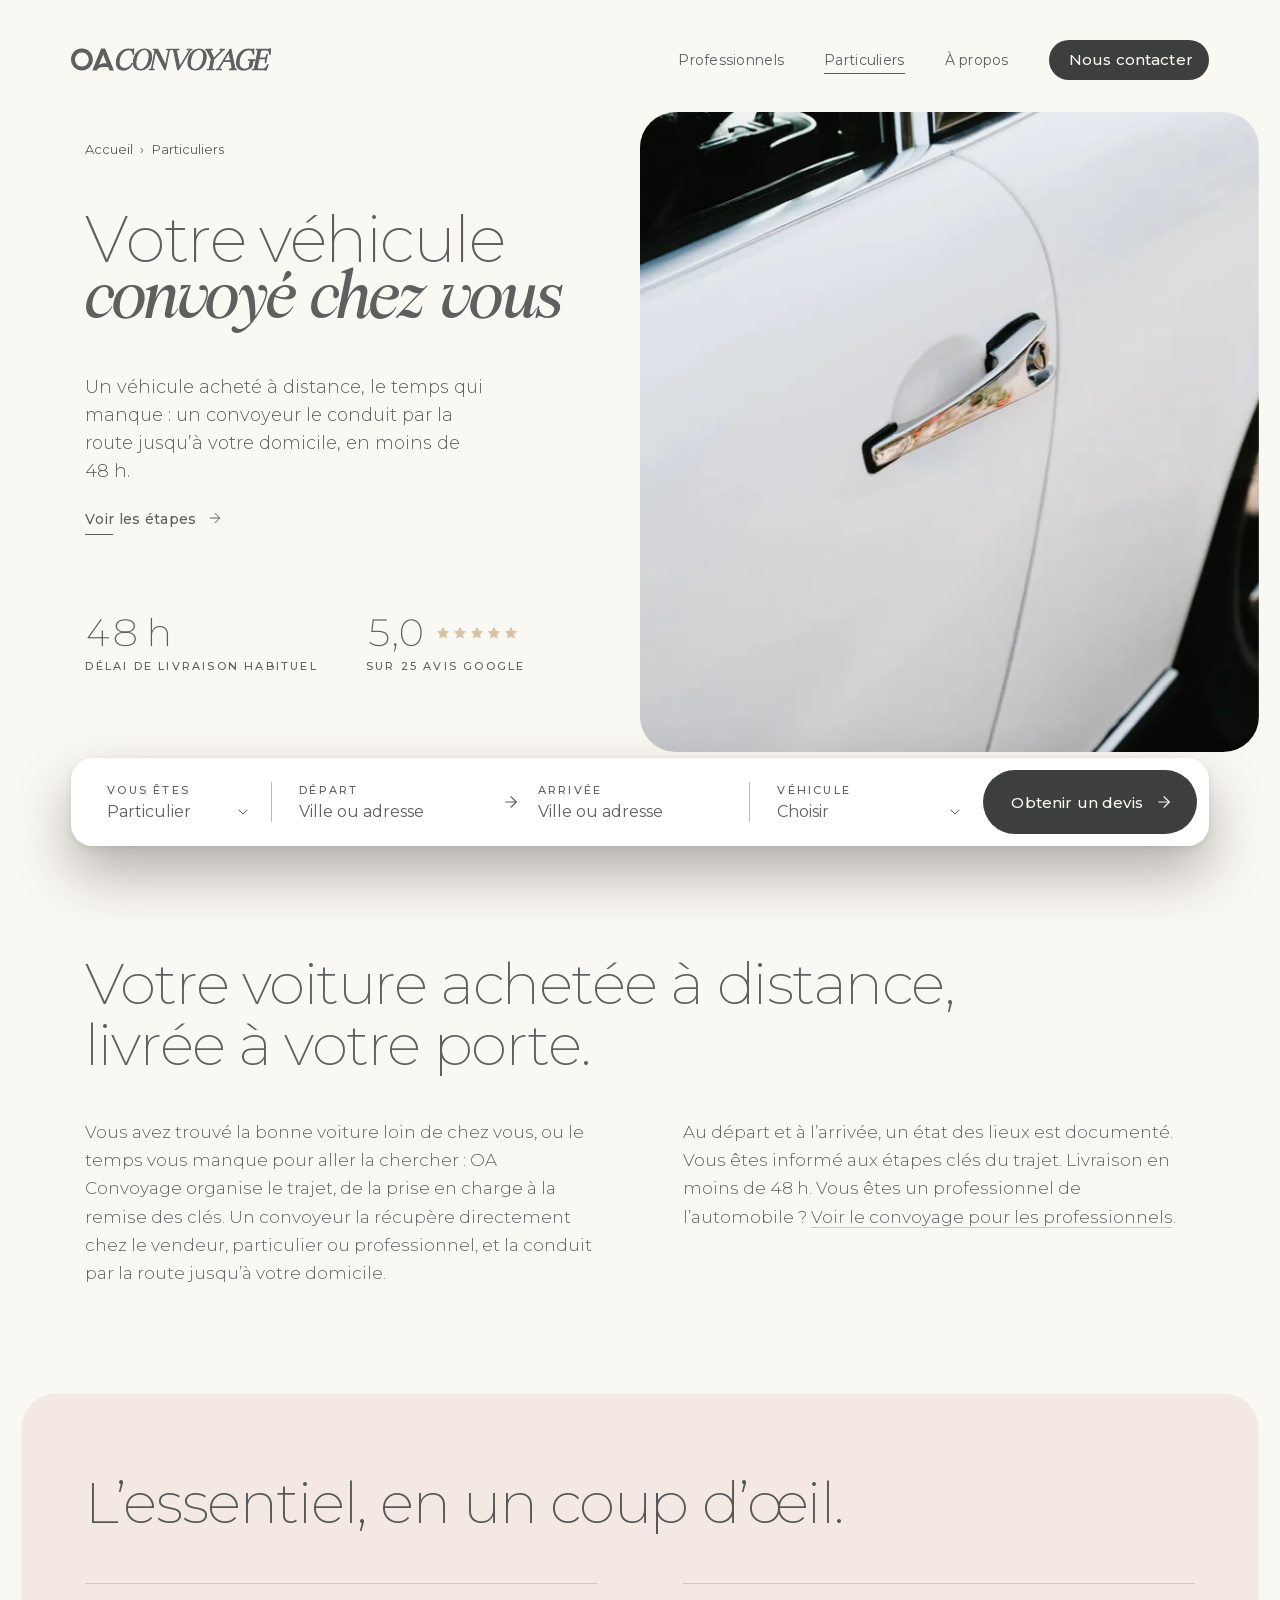
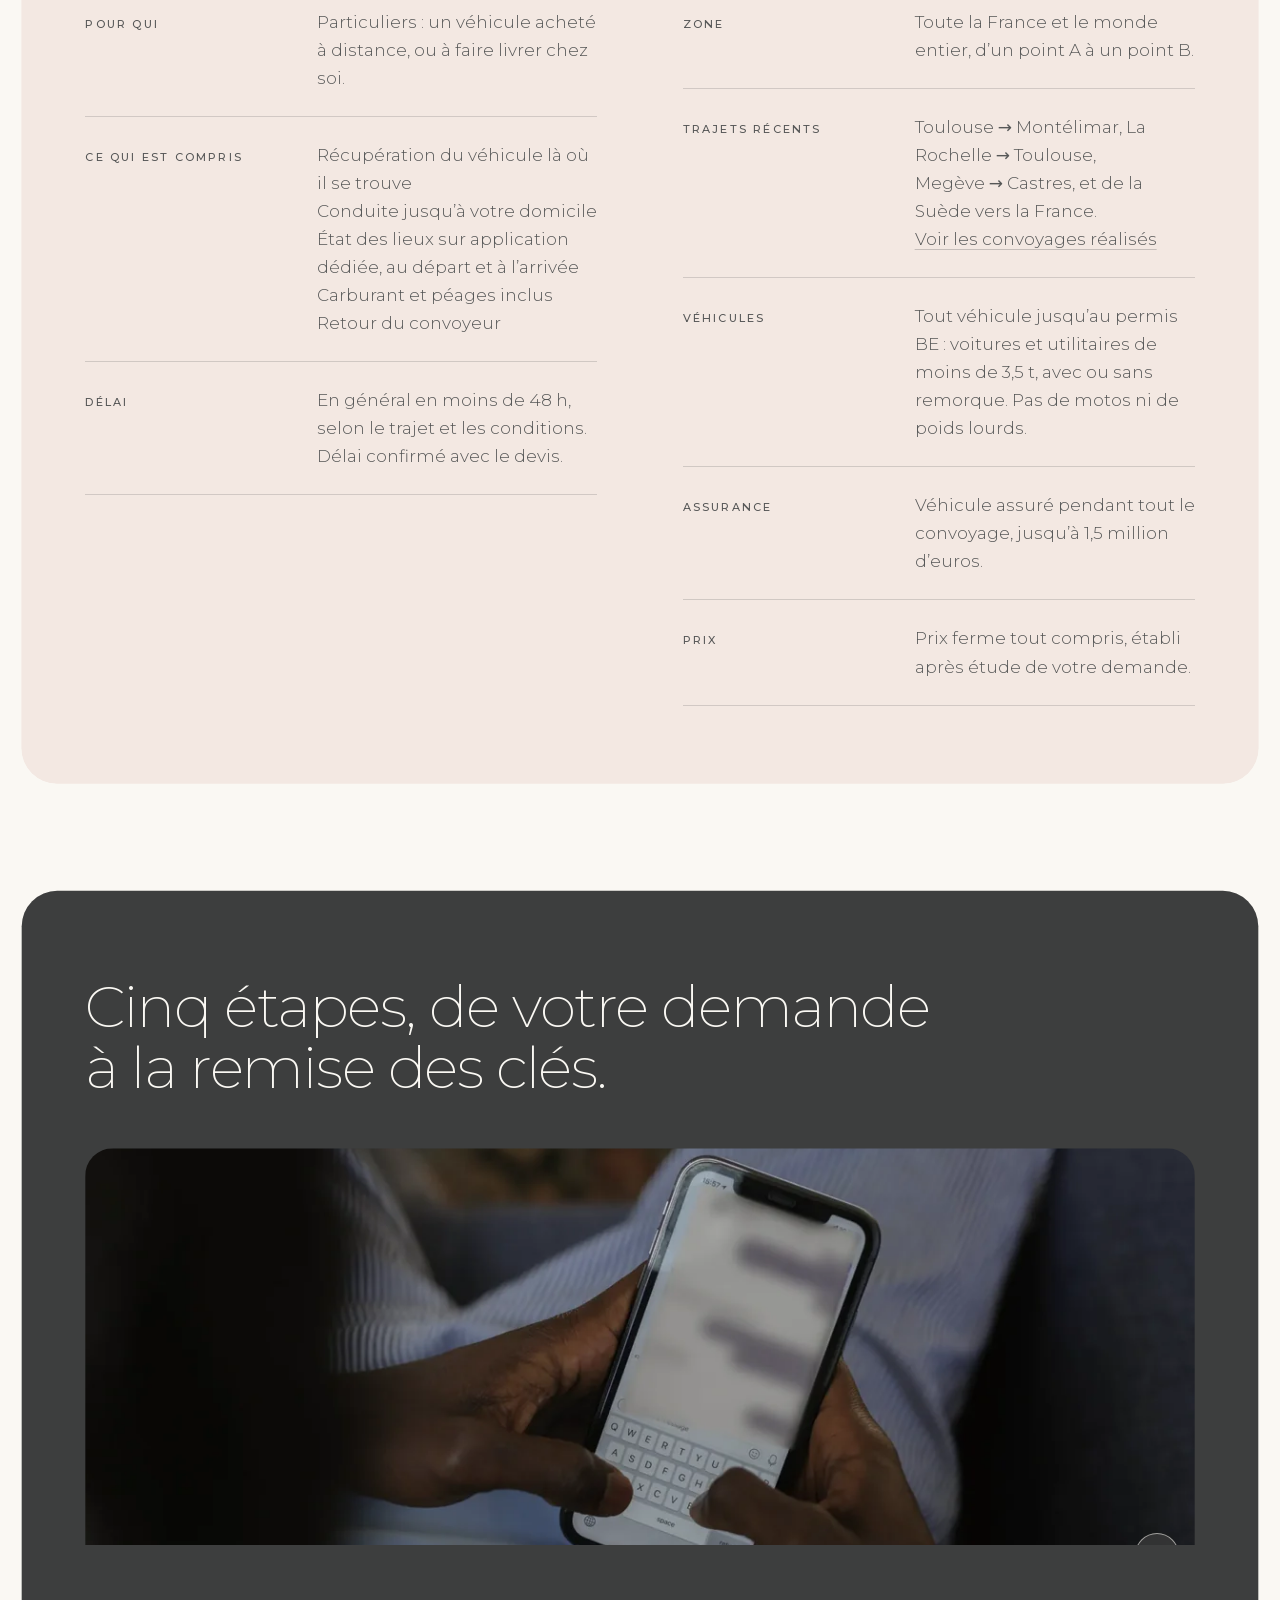
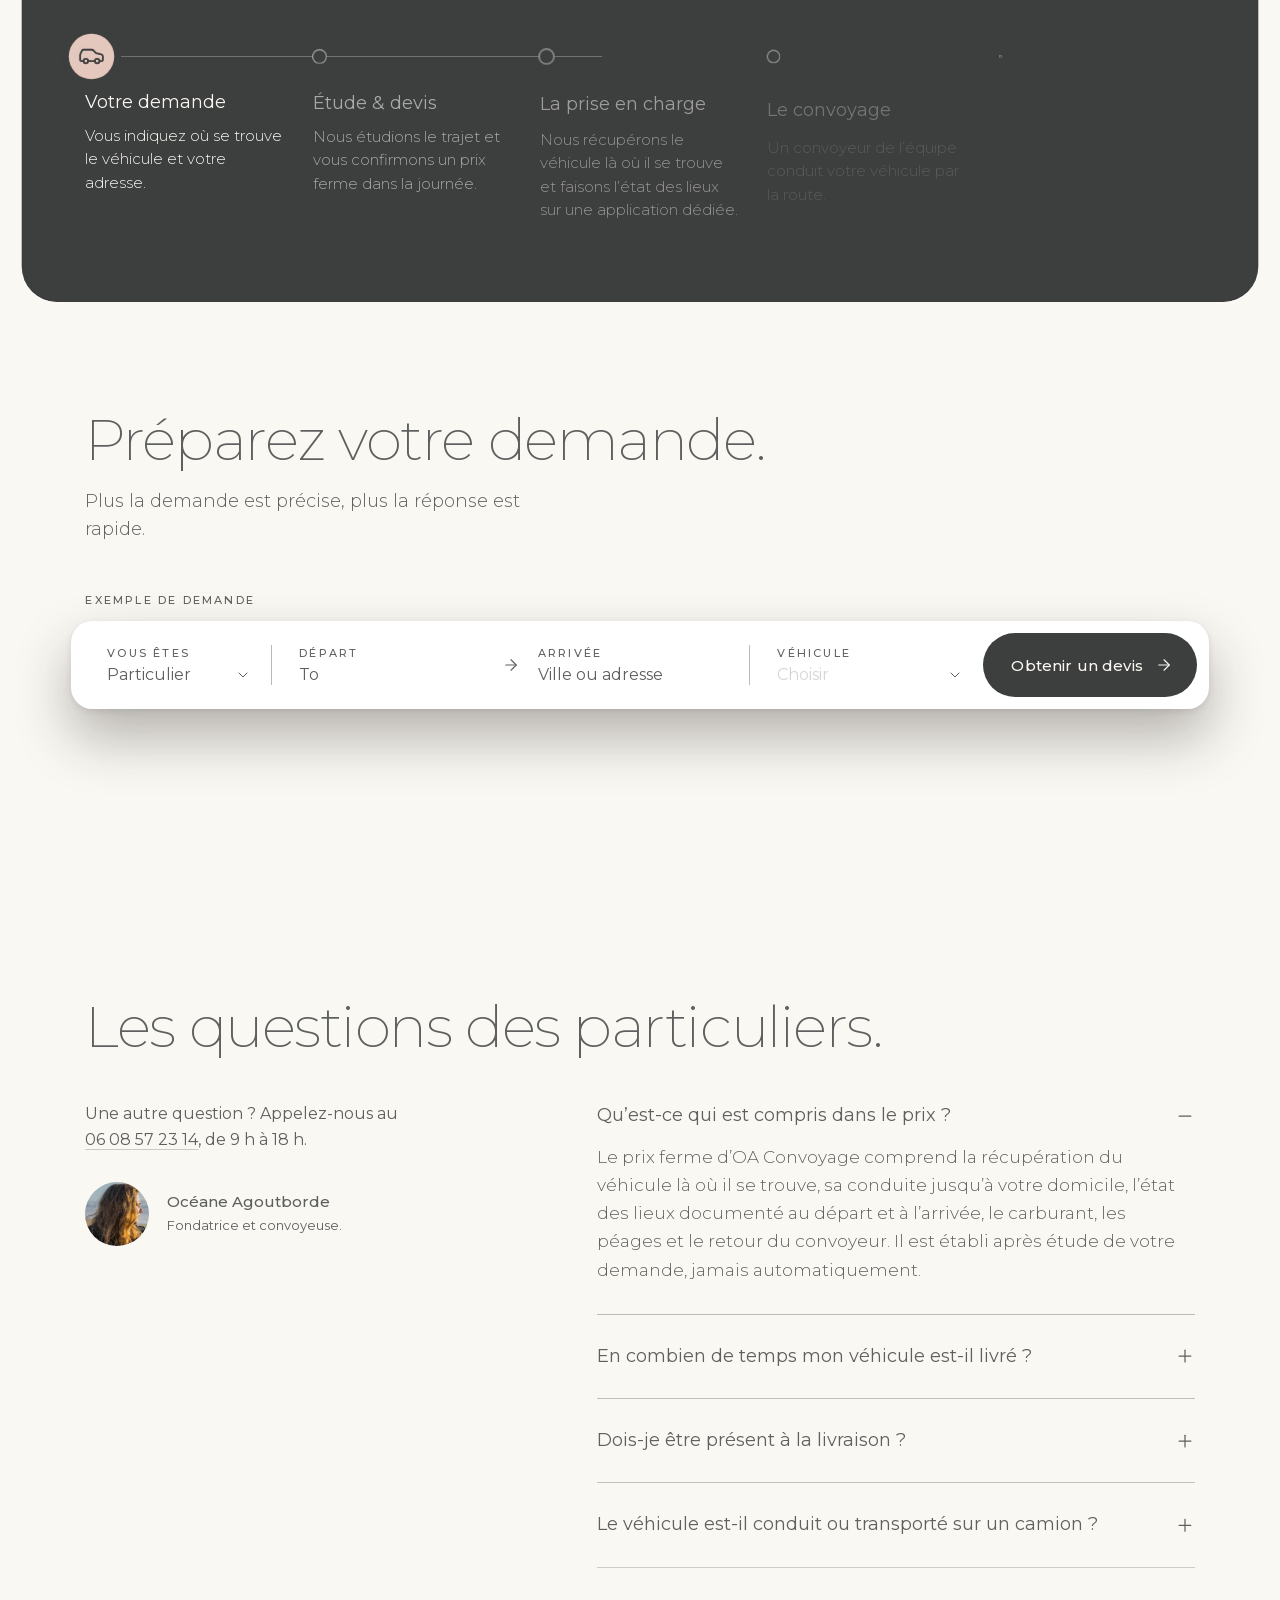
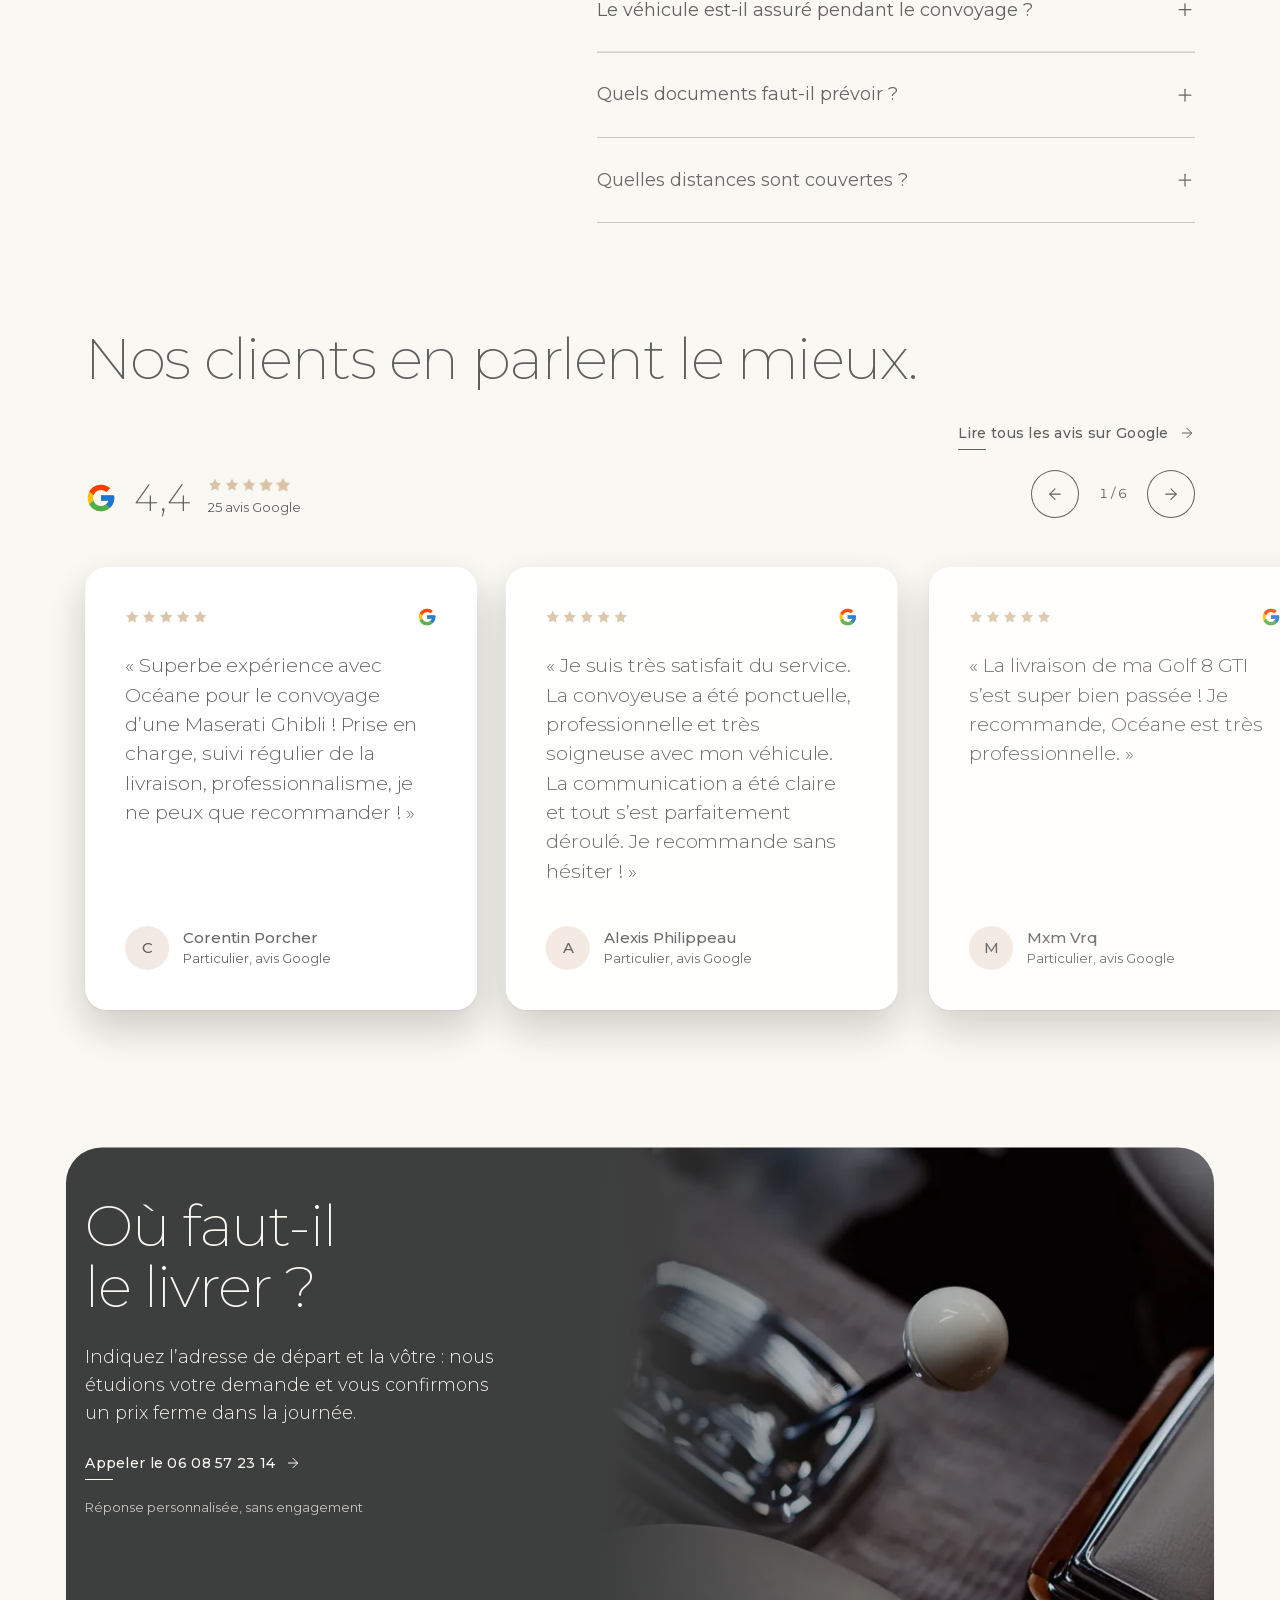
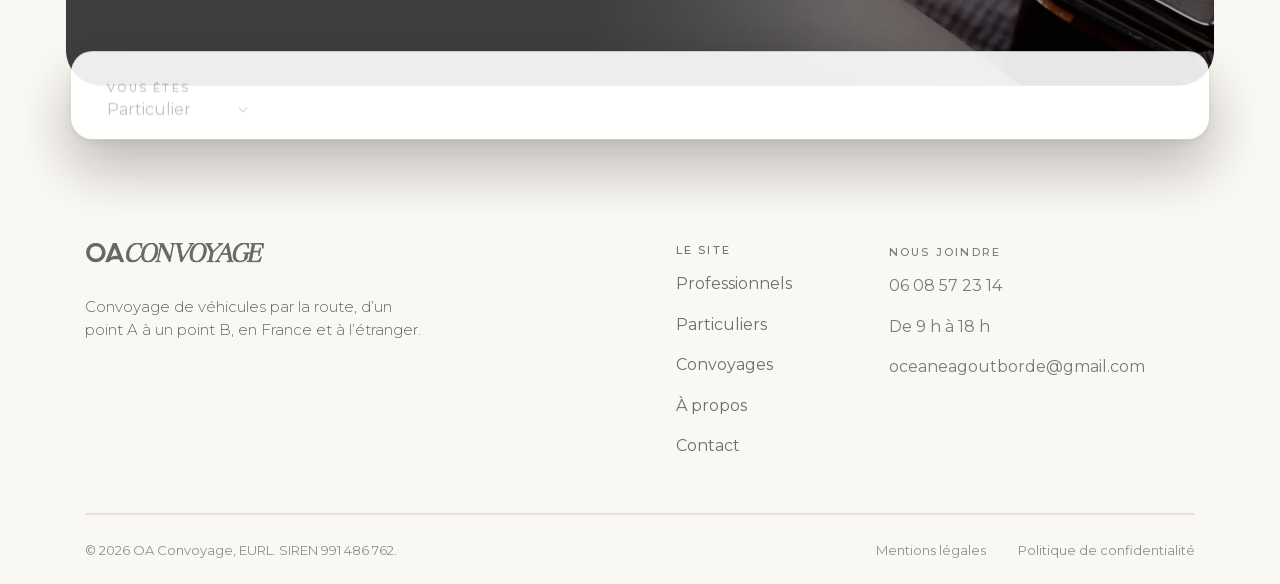
<file: nouvelle/particuliers.html>
<!doctype html>
<html lang="fr">
<head>
<meta charset="utf-8">
<meta name="viewport" content="width=device-width, initial-scale=1, viewport-fit=cover">
<title>Convoyage de véhicule pour les particuliers, OA Convoyage</title>
<meta name="description" content="Un véhicule acheté à distance, le temps qui manque : un convoyeur le conduit par la route jusqu’à votre domicile, en moins de 48 h.">
<meta name="robots" content="noindex, nofollow">
<meta name="theme-color" content="#faf8f3">
<link rel="icon" href="assets/svg/icone.svg" type="image/svg+xml">
<link rel="icon" href="assets/img/favicon-32.png" sizes="32x32" type="image/png">
<link rel="apple-touch-icon" href="assets/img/webclip-256.png">
<link rel="preload" href="assets/fonts/montserrat-latin.woff2" as="font" type="font/woff2" crossorigin>
<link rel="preload" href="assets/fonts/swarsh-daisy-italic.woff2" as="font" type="font/woff2" crossorigin>
<link rel="stylesheet" href="assets/css/main.css">
<script>(function(d){d.classList.add('js');if(!matchMedia('(prefers-reduced-motion: reduce)').matches){d.classList.add('anim');setTimeout(function(){d.classList.remove('anim')},3500)}})(document.documentElement)</script>
<script src="https://api-flowdesk.hws.pm/remarques.js" data-projet="pr-e3f974cdbcfcf78e87dd87f5c34ced4b" defer></script>
</head>
<body class="page page--particuliers" data-page="particuliers">
<a class="evitement" href="#contenu">Aller au contenu</a>
<header class="entete entete--clair" data-entete>
  <div class="entete__barre">
    <a class="entete__logo" href="accueil.html" aria-label="OA Convoyage, retour à l’accueil">
      <img class="entete__logo-img" src="assets/svg/logo-anthracite.svg" alt="" width="200" height="23">
    </a>
    <nav class="entete__nav" aria-label="Navigation principale">
      <a class="entete__lien" href="professionnels.html">Professionnels</a>
      <a class="entete__lien" href="particuliers.html" aria-current="page">Particuliers</a>
      <a class="entete__lien" href="a-propos.html">À propos</a>
      <a class="bouton bouton--s entete__cta" href="contact.html"><span class="bouton__libelle">Nous contacter</span></a>
    </nav>
    <button class="entete__menu" type="button" aria-expanded="false" aria-controls="menu-mobile" data-menu-ouvrir>
      <span class="sr">Ouvrir le menu</span>
      <svg viewBox="0 0 24 24" fill="none" stroke="currentColor" stroke-width="1.5" stroke-linecap="round" aria-hidden="true" focusable="false"><path class="entete__menu-l1" d="M4 8H20"/><path class="entete__menu-l2" d="M4 16H20"/></svg>
    </button>
  </div>
</header>

<main id="contenu">

  <!-- ===================================================== hero -->
  <section class="hero-public" data-hero-public aria-labelledby="hero-titre">
    <div class="hero-public__texte">
      <nav class="ariane" aria-label="Fil d’Ariane"><ol><li><a href="accueil.html">Accueil</a></li><li aria-current="page">Particuliers</li></ol></nav>
      <h1 class="hero-public__titre" id="hero-titre"><span class="t-titre1 hero-public__ligne">Votre véhicule</span> <span class="t-accent-m hero-public__accent" data-script>convoyé chez vous</span></h1>
      <p class="t-chapo hero-public__chapo">Un véhicule acheté à distance, le temps qui manque&nbsp;: un convoyeur le conduit par la route jusqu’à votre domicile, en moins de 48&nbsp;h.</p>
      <a class="lien lien--sombre hero-public__lien" href="#deroule"><span class="lien__ligne"><span class="lien__libelle">Voir les étapes</span><svg class="icone icone--fleche lien__fleche" viewBox="0 0 24 24" fill="none" stroke="currentColor" stroke-width="1.5" stroke-linecap="round" stroke-linejoin="round" aria-hidden="true" focusable="false"><path d="M5 12H19"/><path d="M12 5L19 12L12 19"/></svg>
</span><span class="lien__trait" aria-hidden="true"></span></a>

    </div>
    <picture class="photo hero-public__photo"><source media="(max-width: 767px)" srcset="assets/img/part-hero-m.webp"><img src="assets/img/part-hero-d.webp" srcset="assets/img/part-hero-d-480.webp 480w, assets/img/part-hero-d-640.webp 640w, assets/img/part-hero-d-800.webp 800w, assets/img/part-hero-d-960.webp 960w, assets/img/part-hero-d.webp 1392w" sizes="(max-width: 991px) calc(100vw - 32px), (min-width: 1920px) 928px, 48.33vw" alt="Portière blanche et poignée chromée d’une voiture ancienne." width="696" height="720" loading="eager" decoding="async" fetchpriority=high></picture>

    <form class="barre hero-public__barre" action="contact.html" method="get" data-barre="vide" novalidate>
  <input type="hidden" name="source" value="particuliers-hero">
  <div class="barre__champ barre__champ--liste barre__champ--profil">
    <label class="barre__etiquette" for="hero-profil">Vous êtes</label>
    <span class="barre__valeur"><select class="barre__saisie" id="hero-profil" name="profil" data-exemple=""><option value="" hidden>Choisir</option><option value="pro">Professionnel</option><option value="part" selected>Particulier</option></select><svg class="icone icone--chevron barre__chevron" viewBox="0 0 24 24" fill="none" stroke="currentColor" stroke-width="1.5" stroke-linecap="round" stroke-linejoin="round" aria-hidden="true" focusable="false"><path d="M6 9L12 15L18 9"/></svg>
</span>
  </div>
  <div class="barre__champ barre__champ--depart">
    <label class="barre__etiquette" for="hero-depart">Départ</label>
    <span class="barre__valeur"><input class="barre__saisie" id="hero-depart" name="depart" type="text" placeholder="Ville ou adresse" value="" data-exemple="" autocomplete="off"></span>
  </div>
  <svg class="icone icone--fleche barre__vers" viewBox="0 0 24 24" fill="none" stroke="currentColor" stroke-width="1.5" stroke-linecap="round" stroke-linejoin="round" aria-hidden="true" focusable="false"><path d="M5 12H19"/><path d="M12 5L19 12L12 19"/></svg>

  <div class="barre__champ barre__champ--arrivee">
    <label class="barre__etiquette" for="hero-arrivee">Arrivée</label>
    <span class="barre__valeur"><input class="barre__saisie" id="hero-arrivee" name="arrivee" type="text" placeholder="Ville ou adresse" value="" data-exemple="" autocomplete="off"></span>
  </div>
  <div class="barre__champ barre__champ--liste barre__champ--vehicule">
    <label class="barre__etiquette" for="hero-vehicule">Véhicule</label>
    <span class="barre__valeur"><select class="barre__saisie" id="hero-vehicule" name="vehicule" data-exemple=""><option value="" disabled selected hidden>Choisir</option><option value="citadine">Citadine ou berline</option><option value="suv">SUV ou monospace</option><option value="utilitaire">Utilitaire</option><option value="autre">Autre</option></select><svg class="icone icone--chevron barre__chevron" viewBox="0 0 24 24" fill="none" stroke="currentColor" stroke-width="1.5" stroke-linecap="round" stroke-linejoin="round" aria-hidden="true" focusable="false"><path d="M6 9L12 15L18 9"/></svg>
</span>
  </div>
  <button class="bouton bouton--l barre__envoi" type="submit"><span class="bouton__libelle">Obtenir un devis</span><svg class="icone icone--fleche bouton__fleche" viewBox="0 0 24 24" fill="none" stroke="currentColor" stroke-width="1.5" stroke-linecap="round" stroke-linejoin="round" aria-hidden="true" focusable="false"><path d="M5 12H19"/><path d="M12 5L19 12L12 19"/></svg>
</button>
</form>

    <div class="hero-public__preuves">
      <div class="releve releve--sombre hero-public__releve">
  <div class="releve__valeur"><span class="releve__nombre" data-compte="48" data-decimales="" data-suffixe="&nbsp;h">48&nbsp;h</span></div>
  <span class="releve__libelle">Délai de livraison<br class="br-m"> habituel</span>
</div>

      <div class="releve releve--sombre hero-public__releve hero-public__releve--d">
  <div class="releve__valeur"><span class="releve__nombre" data-compte="5" data-decimales="1" data-suffixe="">5,0</span><span class="note" role="img" aria-label="Note de 5 sur 5"><svg class="icone icone--etoile" viewBox="0 0 24 24" aria-hidden="true" focusable="false"><path fill="#D8C3A6" d="M11.5 2.29999C11.5 2.16738 11.5527 2.0402 11.6464 1.94643C11.7402 1.85267 11.8674 1.79999 12 1.79999C12.1326 1.79999 12.2598 1.85267 12.3536 1.94643C12.4473 2.0402 12.5 2.16738 12.5 2.29999L14.8 6.99999C14.9459 7.31727 15.1686 7.59316 15.448 7.80269C15.7273 8.01222 16.0546 8.14877 16.4 8.19999L21.6 8.89999C21.7049 8.89999 21.8072 8.93301 21.8924 8.99437C21.9775 9.05573 22.0412 9.14232 22.0743 9.24187C22.1075 9.34143 22.1085 9.4489 22.0773 9.54907C22.046 9.64924 21.984 9.73702 21.9 9.79999L18.1 13.5C17.8505 13.7422 17.665 14.0427 17.5603 14.3743C17.4556 14.7059 17.4349 15.0584 17.5 15.4L18.4 20.5C18.4796 20.6061 18.5137 20.7394 18.495 20.8707C18.4762 21.002 18.4061 21.1204 18.3 21.2C18.1939 21.2796 18.0606 21.3137 17.9293 21.295C17.798 21.2762 17.6796 21.2061 17.6 21.1L13 18.7C12.6929 18.5337 12.3492 18.4466 12 18.4466C11.6508 18.4466 11.3071 18.5337 11 18.7L6.4 21.1C6.32044 21.2061 6.20199 21.2762 6.07071 21.295C5.93944 21.3137 5.80609 21.2796 5.7 21.2C5.59391 21.1204 5.52378 21.002 5.50503 20.8707C5.48627 20.7394 5.52043 20.6061 5.6 20.5L6.5 15.4C6.56514 15.0584 6.54441 14.7059 6.43968 14.3743C6.33496 14.0427 6.14952 13.7422 5.9 13.5L2.2 9.79999C2.11605 9.73702 2.05403 9.64924 2.02274 9.54907C1.99145 9.4489 1.99247 9.34143 2.02566 9.24187C2.05884 9.14232 2.12251 9.05573 2.20764 8.99437C2.29278 8.93301 2.39506 8.89999 2.5 8.89999L7.7 8.19999C8.04544 8.14877 8.37266 8.01222 8.65203 7.80269C8.9314 7.59316 9.15411 7.31727 9.3 6.99999L11.5 2.29999Z"/></svg>
<svg class="icone icone--etoile" viewBox="0 0 24 24" aria-hidden="true" focusable="false"><path fill="#D8C3A6" d="M11.5 2.29999C11.5 2.16738 11.5527 2.0402 11.6464 1.94643C11.7402 1.85267 11.8674 1.79999 12 1.79999C12.1326 1.79999 12.2598 1.85267 12.3536 1.94643C12.4473 2.0402 12.5 2.16738 12.5 2.29999L14.8 6.99999C14.9459 7.31727 15.1686 7.59316 15.448 7.80269C15.7273 8.01222 16.0546 8.14877 16.4 8.19999L21.6 8.89999C21.7049 8.89999 21.8072 8.93301 21.8924 8.99437C21.9775 9.05573 22.0412 9.14232 22.0743 9.24187C22.1075 9.34143 22.1085 9.4489 22.0773 9.54907C22.046 9.64924 21.984 9.73702 21.9 9.79999L18.1 13.5C17.8505 13.7422 17.665 14.0427 17.5603 14.3743C17.4556 14.7059 17.4349 15.0584 17.5 15.4L18.4 20.5C18.4796 20.6061 18.5137 20.7394 18.495 20.8707C18.4762 21.002 18.4061 21.1204 18.3 21.2C18.1939 21.2796 18.0606 21.3137 17.9293 21.295C17.798 21.2762 17.6796 21.2061 17.6 21.1L13 18.7C12.6929 18.5337 12.3492 18.4466 12 18.4466C11.6508 18.4466 11.3071 18.5337 11 18.7L6.4 21.1C6.32044 21.2061 6.20199 21.2762 6.07071 21.295C5.93944 21.3137 5.80609 21.2796 5.7 21.2C5.59391 21.1204 5.52378 21.002 5.50503 20.8707C5.48627 20.7394 5.52043 20.6061 5.6 20.5L6.5 15.4C6.56514 15.0584 6.54441 14.7059 6.43968 14.3743C6.33496 14.0427 6.14952 13.7422 5.9 13.5L2.2 9.79999C2.11605 9.73702 2.05403 9.64924 2.02274 9.54907C1.99145 9.4489 1.99247 9.34143 2.02566 9.24187C2.05884 9.14232 2.12251 9.05573 2.20764 8.99437C2.29278 8.93301 2.39506 8.89999 2.5 8.89999L7.7 8.19999C8.04544 8.14877 8.37266 8.01222 8.65203 7.80269C8.9314 7.59316 9.15411 7.31727 9.3 6.99999L11.5 2.29999Z"/></svg>
<svg class="icone icone--etoile" viewBox="0 0 24 24" aria-hidden="true" focusable="false"><path fill="#D8C3A6" d="M11.5 2.29999C11.5 2.16738 11.5527 2.0402 11.6464 1.94643C11.7402 1.85267 11.8674 1.79999 12 1.79999C12.1326 1.79999 12.2598 1.85267 12.3536 1.94643C12.4473 2.0402 12.5 2.16738 12.5 2.29999L14.8 6.99999C14.9459 7.31727 15.1686 7.59316 15.448 7.80269C15.7273 8.01222 16.0546 8.14877 16.4 8.19999L21.6 8.89999C21.7049 8.89999 21.8072 8.93301 21.8924 8.99437C21.9775 9.05573 22.0412 9.14232 22.0743 9.24187C22.1075 9.34143 22.1085 9.4489 22.0773 9.54907C22.046 9.64924 21.984 9.73702 21.9 9.79999L18.1 13.5C17.8505 13.7422 17.665 14.0427 17.5603 14.3743C17.4556 14.7059 17.4349 15.0584 17.5 15.4L18.4 20.5C18.4796 20.6061 18.5137 20.7394 18.495 20.8707C18.4762 21.002 18.4061 21.1204 18.3 21.2C18.1939 21.2796 18.0606 21.3137 17.9293 21.295C17.798 21.2762 17.6796 21.2061 17.6 21.1L13 18.7C12.6929 18.5337 12.3492 18.4466 12 18.4466C11.6508 18.4466 11.3071 18.5337 11 18.7L6.4 21.1C6.32044 21.2061 6.20199 21.2762 6.07071 21.295C5.93944 21.3137 5.80609 21.2796 5.7 21.2C5.59391 21.1204 5.52378 21.002 5.50503 20.8707C5.48627 20.7394 5.52043 20.6061 5.6 20.5L6.5 15.4C6.56514 15.0584 6.54441 14.7059 6.43968 14.3743C6.33496 14.0427 6.14952 13.7422 5.9 13.5L2.2 9.79999C2.11605 9.73702 2.05403 9.64924 2.02274 9.54907C1.99145 9.4489 1.99247 9.34143 2.02566 9.24187C2.05884 9.14232 2.12251 9.05573 2.20764 8.99437C2.29278 8.93301 2.39506 8.89999 2.5 8.89999L7.7 8.19999C8.04544 8.14877 8.37266 8.01222 8.65203 7.80269C8.9314 7.59316 9.15411 7.31727 9.3 6.99999L11.5 2.29999Z"/></svg>
<svg class="icone icone--etoile" viewBox="0 0 24 24" aria-hidden="true" focusable="false"><path fill="#D8C3A6" d="M11.5 2.29999C11.5 2.16738 11.5527 2.0402 11.6464 1.94643C11.7402 1.85267 11.8674 1.79999 12 1.79999C12.1326 1.79999 12.2598 1.85267 12.3536 1.94643C12.4473 2.0402 12.5 2.16738 12.5 2.29999L14.8 6.99999C14.9459 7.31727 15.1686 7.59316 15.448 7.80269C15.7273 8.01222 16.0546 8.14877 16.4 8.19999L21.6 8.89999C21.7049 8.89999 21.8072 8.93301 21.8924 8.99437C21.9775 9.05573 22.0412 9.14232 22.0743 9.24187C22.1075 9.34143 22.1085 9.4489 22.0773 9.54907C22.046 9.64924 21.984 9.73702 21.9 9.79999L18.1 13.5C17.8505 13.7422 17.665 14.0427 17.5603 14.3743C17.4556 14.7059 17.4349 15.0584 17.5 15.4L18.4 20.5C18.4796 20.6061 18.5137 20.7394 18.495 20.8707C18.4762 21.002 18.4061 21.1204 18.3 21.2C18.1939 21.2796 18.0606 21.3137 17.9293 21.295C17.798 21.2762 17.6796 21.2061 17.6 21.1L13 18.7C12.6929 18.5337 12.3492 18.4466 12 18.4466C11.6508 18.4466 11.3071 18.5337 11 18.7L6.4 21.1C6.32044 21.2061 6.20199 21.2762 6.07071 21.295C5.93944 21.3137 5.80609 21.2796 5.7 21.2C5.59391 21.1204 5.52378 21.002 5.50503 20.8707C5.48627 20.7394 5.52043 20.6061 5.6 20.5L6.5 15.4C6.56514 15.0584 6.54441 14.7059 6.43968 14.3743C6.33496 14.0427 6.14952 13.7422 5.9 13.5L2.2 9.79999C2.11605 9.73702 2.05403 9.64924 2.02274 9.54907C1.99145 9.4489 1.99247 9.34143 2.02566 9.24187C2.05884 9.14232 2.12251 9.05573 2.20764 8.99437C2.29278 8.93301 2.39506 8.89999 2.5 8.89999L7.7 8.19999C8.04544 8.14877 8.37266 8.01222 8.65203 7.80269C8.9314 7.59316 9.15411 7.31727 9.3 6.99999L11.5 2.29999Z"/></svg>
<svg class="icone icone--etoile" viewBox="0 0 24 24" aria-hidden="true" focusable="false"><path fill="#D8C3A6" d="M11.5 2.29999C11.5 2.16738 11.5527 2.0402 11.6464 1.94643C11.7402 1.85267 11.8674 1.79999 12 1.79999C12.1326 1.79999 12.2598 1.85267 12.3536 1.94643C12.4473 2.0402 12.5 2.16738 12.5 2.29999L14.8 6.99999C14.9459 7.31727 15.1686 7.59316 15.448 7.80269C15.7273 8.01222 16.0546 8.14877 16.4 8.19999L21.6 8.89999C21.7049 8.89999 21.8072 8.93301 21.8924 8.99437C21.9775 9.05573 22.0412 9.14232 22.0743 9.24187C22.1075 9.34143 22.1085 9.4489 22.0773 9.54907C22.046 9.64924 21.984 9.73702 21.9 9.79999L18.1 13.5C17.8505 13.7422 17.665 14.0427 17.5603 14.3743C17.4556 14.7059 17.4349 15.0584 17.5 15.4L18.4 20.5C18.4796 20.6061 18.5137 20.7394 18.495 20.8707C18.4762 21.002 18.4061 21.1204 18.3 21.2C18.1939 21.2796 18.0606 21.3137 17.9293 21.295C17.798 21.2762 17.6796 21.2061 17.6 21.1L13 18.7C12.6929 18.5337 12.3492 18.4466 12 18.4466C11.6508 18.4466 11.3071 18.5337 11 18.7L6.4 21.1C6.32044 21.2061 6.20199 21.2762 6.07071 21.295C5.93944 21.3137 5.80609 21.2796 5.7 21.2C5.59391 21.1204 5.52378 21.002 5.50503 20.8707C5.48627 20.7394 5.52043 20.6061 5.6 20.5L6.5 15.4C6.56514 15.0584 6.54441 14.7059 6.43968 14.3743C6.33496 14.0427 6.14952 13.7422 5.9 13.5L2.2 9.79999C2.11605 9.73702 2.05403 9.64924 2.02274 9.54907C1.99145 9.4489 1.99247 9.34143 2.02566 9.24187C2.05884 9.14232 2.12251 9.05573 2.20764 8.99437C2.29278 8.93301 2.39506 8.89999 2.5 8.89999L7.7 8.19999C8.04544 8.14877 8.37266 8.01222 8.65203 7.80269C8.9314 7.59316 9.15411 7.31727 9.3 6.99999L11.5 2.29999Z"/></svg>
</span>
</div>
  <span class="releve__libelle">Sur 25 avis<br class="br-m"> Google</span>
</div>

    </div>
  </section>

  <!-- ============================================== introduction -->
  <section class="intro-public" aria-labelledby="intro-titre">
    <h2 class="t-titre2 intro-public__titre" id="intro-titre" data-lignes data-derive>Votre voiture achetée à distance,<br class="br-d"> livrée à votre porte.</h2>
    <div class="intro-public__colonnes">
      <p class="t-corps-l" data-monte>Vous avez trouvé la bonne voiture loin de chez vous, ou le temps vous manque pour aller la chercher&nbsp;: OA Convoyage organise le trajet, de la prise en charge à la remise des clés. Un convoyeur la récupère directement chez le vendeur, particulier ou professionnel, et la conduit par la route jusqu’à votre domicile.</p>
      <p class="t-corps-l" data-monte>Au départ et à l’arrivée, un état des lieux est documenté. Vous êtes informé aux étapes clés du trajet. Livraison en moins de 48&nbsp;h. Vous êtes un professionnel de l’automobile&nbsp;? <a class="lien-texte" href="professionnels.html">Voir le convoyage pour les professionnels</a>.</p>
    </div>
  </section>

  <!-- ============================================== l'essentiel -->
  <section class="essentiel encastre sur-doux" data-essentiel aria-labelledby="essentiel-titre">
    <h2 class="t-titre2 essentiel__titre" id="essentiel-titre" data-lignes>L’essentiel, en un coup d’œil.</h2>
    <div class="essentiel__colonnes">
      <dl class="fiche">
        <div class="ligne-fiche "><dt class="ligne-fiche__libelle">Pour qui</dt><dd class="ligne-fiche__valeur">Particuliers&nbsp;: un véhicule acheté à distance, ou à faire livrer chez soi.</dd></div>

        <div class="ligne-fiche "><dt class="ligne-fiche__libelle">Ce qui est compris</dt><dd class="ligne-fiche__valeur">Récupération du véhicule là où il se trouve<br>Conduite jusqu’à votre domicile<br>État des lieux sur application dédiée, au départ et à l’arrivée<br>Carburant et péages inclus<br>Retour du convoyeur</dd></div>

        <div class="ligne-fiche "><dt class="ligne-fiche__libelle">Délai</dt><dd class="ligne-fiche__valeur">En général en moins de 48&nbsp;h, selon le trajet et les conditions. Délai confirmé avec le devis.</dd></div>

      </dl>
      <dl class="fiche">
        <div class="ligne-fiche "><dt class="ligne-fiche__libelle">Zone</dt><dd class="ligne-fiche__valeur">Toute la France et le monde entier, d’un point A à un point B.</dd></div>

        <div class="ligne-fiche "><dt class="ligne-fiche__libelle">Trajets récents</dt><dd class="ligne-fiche__valeur">Toulouse&nbsp;→&nbsp;Montélimar, La Rochelle&nbsp;→&nbsp;Toulouse, Megève&nbsp;→&nbsp;Castres, et de la Suède vers la France. <a class="lien-texte" href="convoyages.html">Voir les convoyages réalisés</a></dd></div>

        <div class="ligne-fiche "><dt class="ligne-fiche__libelle">Véhicules</dt><dd class="ligne-fiche__valeur">Tout véhicule jusqu’au permis BE&nbsp;: voitures et utilitaires de moins de 3,5&nbsp;t, avec ou sans remorque. Pas de motos ni de poids lourds.</dd></div>

        <div class="ligne-fiche "><dt class="ligne-fiche__libelle">Assurance</dt><dd class="ligne-fiche__valeur">Véhicule assuré pendant tout le convoyage, jusqu’à 1,5&nbsp;million d’euros.</dd></div>

        <div class="ligne-fiche "><dt class="ligne-fiche__libelle">Prix</dt><dd class="ligne-fiche__valeur">Prix ferme tout compris, établi après étude de votre demande.</dd></div>

      </dl>
    </div>
  </section>

  <!-- ================================================ le déroulé -->
  <section class="deroule encastre sur-nuit" id="deroule" data-mission aria-labelledby="deroule-titre">
    <h2 class="t-titre2 deroule__titre" id="deroule-titre" data-lignes>Cinq étapes, de votre demande<br class="br-d"> à la remise des clés.</h2>
    <div class="deroule__photos" aria-hidden="true">
      <picture><source media="(max-width: 767px)" srcset="assets/img/etape-1-m.webp"><img class="deroule__photo est-active" data-mission-photo src="assets/img/etape-1-d.webp" srcset="assets/img/etape-1-d-480.webp 480w, assets/img/etape-1-d-640.webp 640w, assets/img/etape-1-d-800.webp 800w, assets/img/etape-1-d-960.webp 960w, assets/img/etape-1-d-1280.webp 1280w, assets/img/etape-1-d-1440.webp 1440w, assets/img/etape-1-d-1600.webp 1600w, assets/img/etape-1-d-1920.webp 1920w, assets/img/etape-1-d.webp 2400w" sizes="(max-width: 991px) 112vw, (min-width: 1920px) 1782px, 92vw" alt="Mains qui écrivent un message sur un téléphone." width="1200" height="500" loading="lazy" decoding="async"></picture>
      <picture><source media="(max-width: 767px)" srcset="assets/img/etape-2-m.webp"><img class="deroule__photo" data-mission-photo src="assets/img/etape-2-d.webp" srcset="assets/img/etape-2-d-480.webp 480w, assets/img/etape-2-d-640.webp 640w, assets/img/etape-2-d-800.webp 800w, assets/img/etape-2-d-960.webp 960w, assets/img/etape-2-d-1280.webp 1280w, assets/img/etape-2-d-1440.webp 1440w, assets/img/etape-2-d-1600.webp 1600w, assets/img/etape-2-d-1920.webp 1920w, assets/img/etape-2-d.webp 2400w" sizes="(max-width: 991px) 112vw, (min-width: 1920px) 1782px, 92vw" alt="Mains sur une calculatrice, à côté d’un carnet et d’un ordinateur portable." width="1200" height="500" loading="lazy" decoding="async"></picture>
      <picture><source media="(max-width: 767px)" srcset="assets/img/etape-3-m.webp"><img class="deroule__photo" data-mission-photo src="assets/img/etape-3-d.webp" srcset="assets/img/etape-3-d-480.webp 480w, assets/img/etape-3-d-640.webp 640w, assets/img/etape-3-d-800.webp 800w, assets/img/etape-3-d-960.webp 960w, assets/img/etape-3-d-1280.webp 1280w, assets/img/etape-3-d-1440.webp 1440w, assets/img/etape-3-d-1600.webp 1600w, assets/img/etape-3-d-1920.webp 1920w, assets/img/etape-3-d.webp 2400w" sizes="(max-width: 991px) 112vw, (min-width: 1920px) 1782px, 92vw" alt="Clés de voiture dans une main, dans l’habitacle." width="1200" height="500" loading="lazy" decoding="async"></picture>
      <picture><source media="(max-width: 767px)" srcset="assets/img/etape-4-m.webp"><img class="deroule__photo" data-mission-photo src="assets/img/etape-4-d.webp" srcset="assets/img/etape-4-d-480.webp 480w, assets/img/etape-4-d-640.webp 640w, assets/img/etape-4-d-800.webp 800w, assets/img/etape-4-d-960.webp 960w, assets/img/etape-4-d-1280.webp 1280w, assets/img/etape-4-d-1440.webp 1440w, assets/img/etape-4-d-1600.webp 1600w, assets/img/etape-4-d-1920.webp 1920w, assets/img/etape-4-d.webp 2400w" sizes="(max-width: 991px) 112vw, (min-width: 1920px) 1782px, 92vw" alt="Main posée sur le volant, forêt à la vitre." width="1200" height="500" loading="lazy" decoding="async"></picture>
      <picture><source media="(max-width: 767px)" srcset="assets/img/etape-5-m.webp"><img class="deroule__photo" data-mission-photo src="assets/img/etape-5-d.webp" srcset="assets/img/etape-5-d-480.webp 480w, assets/img/etape-5-d-640.webp 640w, assets/img/etape-5-d-800.webp 800w, assets/img/etape-5-d-960.webp 960w, assets/img/etape-5-d-1280.webp 1280w, assets/img/etape-5-d-1440.webp 1440w, assets/img/etape-5-d-1600.webp 1600w, assets/img/etape-5-d-1920.webp 1920w, assets/img/etape-5-d.webp 2400w" sizes="(max-width: 991px) 112vw, (min-width: 1920px) 1782px, 92vw" alt="Clés tendues au client." width="1200" height="500" loading="lazy" decoding="async"></picture>
    </div>
    <div class="deroule__piste">
      <ol class="mission">
        <li class="mission__trace" aria-hidden="true"><span class="mission__filet"></span><span class="mission__progression"></span><span class="mission__voiture"><span class="mission__disque"><svg class="icone icone--voiture " viewBox="0 1 24 24" fill="none" stroke="currentColor" stroke-width="1.5" stroke-linecap="round" stroke-linejoin="round" aria-hidden="true" focusable="false"><path d="M19 17H21C21.6 17 22 16.6 22 16V13C22 12.1 21.3 11.3 20.5 11.1C18.7 10.6 16 10 16 10C16 10 14.7 8.6 13.8 7.7C13.3 7.3 12.7 7 12 7H5C4.4 7 3.9 7.4 3.6 7.9L2.2 10.8C2.07 11.19 2 11.59 2 12V16C2 16.6 2.4 17 3 17H5"/><circle cx="7" cy="17" r="2"/><path d="M9 17H15"/><circle cx="17" cy="17" r="2"/></svg>
</span></span></li>
        <li class="mission__etape mission__etape--active" data-mission-etape="1">
  <button class="mission__declencheur" type="button" aria-pressed="true" data-mission-btn="1"><span class="mission__repere" aria-hidden="true"><span class="mission__anneau"></span></span><span class="mission__nom"><span class="sr">Étape 1 sur 5&nbsp;: </span>Votre demande</span><span class="mission__detail">Vous indiquez où se trouve le véhicule et votre adresse.</span></button>
</li>

        <li class="mission__etape mission__etape--repos" data-mission-etape="2">
  <button class="mission__declencheur" type="button" aria-pressed="false" data-mission-btn="2"><span class="mission__repere" aria-hidden="true"><span class="mission__anneau"></span></span><span class="mission__nom"><span class="sr">Étape 2 sur 5&nbsp;: </span>Étude &amp; devis</span><span class="mission__detail">Nous étudions le trajet et vous confirmons un prix ferme dans la journée.</span></button>
</li>

        <li class="mission__etape mission__etape--repos" data-mission-etape="3">
  <button class="mission__declencheur" type="button" aria-pressed="false" data-mission-btn="3"><span class="mission__repere" aria-hidden="true"><span class="mission__anneau"></span></span><span class="mission__nom"><span class="sr">Étape 3 sur 5&nbsp;: </span>La prise en charge</span><span class="mission__detail">Nous récupérons le véhicule là où il se trouve et faisons l’état des lieux sur une application dédiée.</span></button>
</li>

        <li class="mission__etape mission__etape--repos" data-mission-etape="4">
  <button class="mission__declencheur" type="button" aria-pressed="false" data-mission-btn="4"><span class="mission__repere" aria-hidden="true"><span class="mission__anneau"></span></span><span class="mission__nom"><span class="sr">Étape 4 sur 5&nbsp;: </span>Le convoyage</span><span class="mission__detail">Un convoyeur de l’équipe conduit votre véhicule par la route.</span></button>
</li>

        <li class="mission__etape mission__etape--destination" data-mission-etape="5">
  <button class="mission__declencheur" type="button" aria-pressed="false" data-mission-btn="5"><span class="mission__repere" aria-hidden="true"><span class="mission__anneau"></span></span><span class="mission__nom"><span class="sr">Étape 5 sur 5&nbsp;: </span>La livraison</span><span class="mission__detail">Remise des clés chez vous, en moins de 48&nbsp;h.</span></button>
</li>

      </ol>
    </div>
  </section>

  <!-- ===================================== préparez votre demande -->
  <section class="preparez preparez--particuliers" data-preparez aria-labelledby="preparez-titre">
    <h2 class="t-titre2" id="preparez-titre" data-lignes>Préparez votre demande.</h2>
    <p class="t-chapo preparez__chapo" data-monte>Plus la demande est précise, plus la réponse est rapide.</p>
    <p class="preparez__exemple">Exemple de demande</p>
    <form class="barre preparez__barre" action="contact.html" method="get" data-barre="rempli" novalidate>
  <input type="hidden" name="source" value="particuliers-exemple">
  <div class="barre__champ barre__champ--liste barre__champ--profil">
    <label class="barre__etiquette" for="exemple-profil">Vous êtes</label>
    <span class="barre__valeur"><select class="barre__saisie" id="exemple-profil" name="profil" data-exemple="part"><option value="" hidden>Choisir</option><option value="pro">Professionnel</option><option value="part" selected>Particulier</option></select><svg class="icone icone--chevron barre__chevron" viewBox="0 0 24 24" fill="none" stroke="currentColor" stroke-width="1.5" stroke-linecap="round" stroke-linejoin="round" aria-hidden="true" focusable="false"><path d="M6 9L12 15L18 9"/></svg>
</span>
  </div>
  <div class="barre__champ barre__champ--depart">
    <label class="barre__etiquette" for="exemple-depart">Départ</label>
    <span class="barre__valeur"><input class="barre__saisie" id="exemple-depart" name="depart" type="text" placeholder="Ville ou adresse" value="Toulouse (31)" data-exemple="Toulouse (31)" autocomplete="off"></span>
  </div>
  <svg class="icone icone--fleche barre__vers" viewBox="0 0 24 24" fill="none" stroke="currentColor" stroke-width="1.5" stroke-linecap="round" stroke-linejoin="round" aria-hidden="true" focusable="false"><path d="M5 12H19"/><path d="M12 5L19 12L12 19"/></svg>

  <div class="barre__champ barre__champ--arrivee">
    <label class="barre__etiquette" for="exemple-arrivee">Arrivée</label>
    <span class="barre__valeur"><input class="barre__saisie" id="exemple-arrivee" name="arrivee" type="text" placeholder="Ville ou adresse" value="Bordeaux (33)" data-exemple="Bordeaux (33)" autocomplete="off"></span>
  </div>
  <div class="barre__champ barre__champ--liste barre__champ--vehicule">
    <label class="barre__etiquette" for="exemple-vehicule">Véhicule</label>
    <span class="barre__valeur"><select class="barre__saisie" id="exemple-vehicule" name="vehicule" data-exemple="suv"><option value="" disabled hidden>Choisir</option><option value="citadine">Citadine ou berline</option><option value="suv" selected>SUV ou monospace</option><option value="utilitaire">Utilitaire</option><option value="autre">Autre</option></select><svg class="icone icone--chevron barre__chevron" viewBox="0 0 24 24" fill="none" stroke="currentColor" stroke-width="1.5" stroke-linecap="round" stroke-linejoin="round" aria-hidden="true" focusable="false"><path d="M6 9L12 15L18 9"/></svg>
</span>
  </div>
  <button class="bouton bouton--l barre__envoi" type="submit"><span class="bouton__libelle">Obtenir un devis</span><svg class="icone icone--fleche bouton__fleche" viewBox="0 0 24 24" fill="none" stroke="currentColor" stroke-width="1.5" stroke-linecap="round" stroke-linejoin="round" aria-hidden="true" focusable="false"><path d="M5 12H19"/><path d="M12 5L19 12L12 19"/></svg>
</button>
</form>

    <ul class="preparez__pieces">
      <li class="piece piece--appel"><a class="lien lien--sombre preparez__appel" href="tel:+33608572314"><span class="lien__ligne"><span class="lien__libelle">Appeler le 06&nbsp;08&nbsp;57&nbsp;23&nbsp;14</span><svg class="icone icone--fleche lien__fleche" viewBox="0 0 24 24" fill="none" stroke="currentColor" stroke-width="1.5" stroke-linecap="round" stroke-linejoin="round" aria-hidden="true" focusable="false"><path d="M5 12H19"/><path d="M12 5L19 12L12 19"/></svg>
</span><span class="lien__trait" aria-hidden="true"></span></a>
</li>
      <li class="piece piece--trajet"><span class="piece__repere" aria-hidden="true"></span><h3 class="piece__titre">Le trajet</h3><p class="piece__texte">Adresse où se trouve le véhicule et adresse de livraison.</p></li>
      <li class="piece piece--vehicule"><span class="piece__repere" aria-hidden="true"></span><h3 class="piece__titre">Le véhicule et la date</h3><p class="piece__texte">Type de véhicule demandé dans le formulaire. [Date souhaitée&nbsp;: à confirmer]</p></li>
      <li class="piece piece--coordonnees"><span class="piece__repere" aria-hidden="true"></span><h3 class="piece__titre">Vos coordonnées</h3><p class="piece__texte">Nom, prénom, téléphone et email, demandés ensuite sur la page Contact.</p></li>
    </ul>
  </section>

  <!-- ================================================ questions -->
  <section class="questions-public" aria-labelledby="questions-titre">
    <h2 class="t-titre2 questions-public__titre" id="questions-titre" data-lignes>Les questions des particuliers.</h2>
    <div class="questions-public__corps">
      <div class="questions-public__cote">
        <p class="t-corps">Une autre question&nbsp;? Appelez-nous au <a class="lien-texte" href="tel:+33608572314">06&nbsp;08&nbsp;57&nbsp;23&nbsp;14</a>, de 9&nbsp;h à 18&nbsp;h.</p>
        <div class="signature questions-public__signature">
  <img class="signature__portrait" src="assets/img/portrait-signature.webp" alt="Portrait d’Océane Agoutborde" width="64" height="64" loading="lazy" decoding="async">
  <div class="signature__texte"><span class="signature__nom">Océane Agoutborde</span><span class="signature__role">Fondatrice et convoyeuse.</span></div>
</div>

      </div>
      <div class="questions-public__liste" data-questions>
        <div class="question question--ouverte" data-question>
  <h3 class="question__titre"><button class="question__bouton" type="button" aria-expanded="true" aria-controls="qp-1" id="qp-1-q"><span class="question__texte">Qu’est-ce qui est compris dans le prix&nbsp;?</span><svg class="icone icone--plus question__icone" viewBox="0 0 24 24" fill="none" stroke="currentColor" stroke-width="1.5" stroke-linecap="round" stroke-linejoin="round" aria-hidden="true" focusable="false"><path d="M5 12H19"/><path class="icone__vertical" d="M12 5V19"/></svg>
</button></h3>
  <div class="question__reponse" id="qp-1" role="region" aria-labelledby="qp-1-q"><div class="question__reponse-in"><p>Le prix ferme d’OA Convoyage comprend la récupération du véhicule là où il se trouve, sa conduite jusqu’à votre domicile, l’état des lieux documenté au départ et à l’arrivée, le carburant, les péages et le retour du convoyeur. Il est établi après étude de votre demande, jamais automatiquement.</p></div></div>
</div>

        <div class="question" data-question>
  <h3 class="question__titre"><button class="question__bouton" type="button" aria-expanded="false" aria-controls="qp-2" id="qp-2-q"><span class="question__texte">En combien de temps mon véhicule est-il livré&nbsp;?</span><svg class="icone icone--plus question__icone" viewBox="0 0 24 24" fill="none" stroke="currentColor" stroke-width="1.5" stroke-linecap="round" stroke-linejoin="round" aria-hidden="true" focusable="false"><path d="M5 12H19"/><path class="icone__vertical" d="M12 5V19"/></svg>
</button></h3>
  <div class="question__reponse" id="qp-2" role="region" aria-labelledby="qp-2-q"><div class="question__reponse-in"><p>En général en moins de 48&nbsp;h. Le délai peut varier selon le trajet et les conditions&nbsp;: nous vous le confirmons avec le devis.</p></div></div>
</div>

        <div class="question" data-question>
  <h3 class="question__titre"><button class="question__bouton" type="button" aria-expanded="false" aria-controls="qp-3" id="qp-3-q"><span class="question__texte">Dois-je être présent à la livraison&nbsp;?</span><svg class="icone icone--plus question__icone" viewBox="0 0 24 24" fill="none" stroke="currentColor" stroke-width="1.5" stroke-linecap="round" stroke-linejoin="round" aria-hidden="true" focusable="false"><path d="M5 12H19"/><path class="icone__vertical" d="M12 5V19"/></svg>
</button></h3>
  <div class="question__reponse" id="qp-3" role="region" aria-labelledby="qp-3-q"><div class="question__reponse-in"><p>À la livraison, le convoyeur d’OA Convoyage vous remet les clés à domicile, avec un état des lieux documenté à l’arrivée. [Présence obligatoire, ou personne pouvant réceptionner à votre place&nbsp;: à confirmer avec Océane]</p></div></div>
</div>

        <div class="question" data-question>
  <h3 class="question__titre"><button class="question__bouton" type="button" aria-expanded="false" aria-controls="qp-4" id="qp-4-q"><span class="question__texte">Le véhicule est-il conduit ou transporté sur un camion&nbsp;?</span><svg class="icone icone--plus question__icone" viewBox="0 0 24 24" fill="none" stroke="currentColor" stroke-width="1.5" stroke-linecap="round" stroke-linejoin="round" aria-hidden="true" focusable="false"><path d="M5 12H19"/><path class="icone__vertical" d="M12 5V19"/></svg>
</button></h3>
  <div class="question__reponse" id="qp-4" role="region" aria-labelledby="qp-4-q"><div class="question__reponse-in"><p>Le véhicule est conduit, pas transporté&nbsp;: un convoyeur d’OA Convoyage le conduit par la route jusqu’à votre domicile, sans camion porte-voitures.</p></div></div>
</div>

        <div class="question" data-question>
  <h3 class="question__titre"><button class="question__bouton" type="button" aria-expanded="false" aria-controls="qp-5" id="qp-5-q"><span class="question__texte">Le véhicule est-il assuré pendant le convoyage&nbsp;?</span><svg class="icone icone--plus question__icone" viewBox="0 0 24 24" fill="none" stroke="currentColor" stroke-width="1.5" stroke-linecap="round" stroke-linejoin="round" aria-hidden="true" focusable="false"><path d="M5 12H19"/><path class="icone__vertical" d="M12 5V19"/></svg>
</button></h3>
  <div class="question__reponse" id="qp-5" role="region" aria-labelledby="qp-5-q"><div class="question__reponse-in"><p>Oui. Pendant tout le convoyage, votre véhicule est couvert par notre assurance, jusqu’à 1,5&nbsp;million d’euros.</p></div></div>
</div>

        <div class="question" data-question>
  <h3 class="question__titre"><button class="question__bouton" type="button" aria-expanded="false" aria-controls="qp-6" id="qp-6-q"><span class="question__texte">Quels documents faut-il prévoir&nbsp;?</span><svg class="icone icone--plus question__icone" viewBox="0 0 24 24" fill="none" stroke="currentColor" stroke-width="1.5" stroke-linecap="round" stroke-linejoin="round" aria-hidden="true" focusable="false"><path d="M5 12H19"/><path class="icone__vertical" d="M12 5V19"/></svg>
</button></h3>
  <div class="question__reponse" id="qp-6" role="region" aria-labelledby="qp-6-q"><div class="question__reponse-in"><p>[Documents à prévoir le jour de la prise en charge&nbsp;: à confirmer avec Océane]</p></div></div>
</div>

        <div class="question" data-question>
  <h3 class="question__titre"><button class="question__bouton" type="button" aria-expanded="false" aria-controls="qp-7" id="qp-7-q"><span class="question__texte">Quelles distances sont couvertes&nbsp;?</span><svg class="icone icone--plus question__icone" viewBox="0 0 24 24" fill="none" stroke="currentColor" stroke-width="1.5" stroke-linecap="round" stroke-linejoin="round" aria-hidden="true" focusable="false"><path d="M5 12H19"/><path class="icone__vertical" d="M12 5V19"/></svg>
</button></h3>
  <div class="question__reponse" id="qp-7" role="region" aria-labelledby="qp-7-q"><div class="question__reponse-in"><p>Toutes&nbsp;: OA Convoyage se déplace dans toute la France et dans le monde entier, sur courte comme sur longue distance. Chaque trajet est étudié personnellement avant le devis.</p></div></div>
</div>

      </div>
    </div>
  </section>

  <!-- ===================================================== avis -->
  <section class="avis avis--public" data-avis aria-labelledby="avis-titre">
    <div class="avis__entete">
      <div class="avis__titre-bloc">
        <h2 class="t-titre2 avis__titre" id="avis-titre" data-lignes>Nos clients en parlent le mieux.</h2>
        <div class="note-google avis__note">
  <svg class="icone icone--google note-google__logo" viewBox="0 0 32 32" aria-hidden="true" focusable="false"><path fill="#FFC107" d="M29.07 13.4H28v-.07H16v5.34h7.53A8 8 0 0 1 16 24a8 8 0 1 1 5.33-14l3.8-3.8A13.3 13.3 0 0 0 16 2.67a13.33 13.33 0 1 0 13.07 10.73z"/><path fill="#FF3D00" d="M4.2 9.8l4.4 3.2A8 8 0 0 1 16 8c2.07 0 3.87.8 5.33 2l3.8-3.8A13.3 13.3 0 0 0 16 2.67c-5.13 0-9.53 2.86-11.8 7.13z"/><path fill="#4CAF50" d="M16 29.33c3.47 0 6.6-1.33 8.93-3.46l-4.13-3.47A8 8 0 0 1 16 24a8 8 0 0 1-7.53-5.27l-4.34 3.34A13.3 13.3 0 0 0 16 29.33z"/><path fill="#1976D2" d="M29.07 13.4H28v-.07H16v5.34h7.53a8 8 0 0 1-2.73 3.73l4.13 3.47c-.26.26 4.4-3.2 4.4-9.87 0-.87-.07-1.8-.26-2.6z"/></svg>

  <span class="note-google__note" data-compte="5" data-decimales="1">5,0</span>
  <span class="note-google__detail"><span class="note" role="img" aria-label="Note de 5 sur 5"><svg class="icone icone--etoile" viewBox="0 0 24 24" aria-hidden="true" focusable="false"><path fill="#D8C3A6" d="M11.5 2.29999C11.5 2.16738 11.5527 2.0402 11.6464 1.94643C11.7402 1.85267 11.8674 1.79999 12 1.79999C12.1326 1.79999 12.2598 1.85267 12.3536 1.94643C12.4473 2.0402 12.5 2.16738 12.5 2.29999L14.8 6.99999C14.9459 7.31727 15.1686 7.59316 15.448 7.80269C15.7273 8.01222 16.0546 8.14877 16.4 8.19999L21.6 8.89999C21.7049 8.89999 21.8072 8.93301 21.8924 8.99437C21.9775 9.05573 22.0412 9.14232 22.0743 9.24187C22.1075 9.34143 22.1085 9.4489 22.0773 9.54907C22.046 9.64924 21.984 9.73702 21.9 9.79999L18.1 13.5C17.8505 13.7422 17.665 14.0427 17.5603 14.3743C17.4556 14.7059 17.4349 15.0584 17.5 15.4L18.4 20.5C18.4796 20.6061 18.5137 20.7394 18.495 20.8707C18.4762 21.002 18.4061 21.1204 18.3 21.2C18.1939 21.2796 18.0606 21.3137 17.9293 21.295C17.798 21.2762 17.6796 21.2061 17.6 21.1L13 18.7C12.6929 18.5337 12.3492 18.4466 12 18.4466C11.6508 18.4466 11.3071 18.5337 11 18.7L6.4 21.1C6.32044 21.2061 6.20199 21.2762 6.07071 21.295C5.93944 21.3137 5.80609 21.2796 5.7 21.2C5.59391 21.1204 5.52378 21.002 5.50503 20.8707C5.48627 20.7394 5.52043 20.6061 5.6 20.5L6.5 15.4C6.56514 15.0584 6.54441 14.7059 6.43968 14.3743C6.33496 14.0427 6.14952 13.7422 5.9 13.5L2.2 9.79999C2.11605 9.73702 2.05403 9.64924 2.02274 9.54907C1.99145 9.4489 1.99247 9.34143 2.02566 9.24187C2.05884 9.14232 2.12251 9.05573 2.20764 8.99437C2.29278 8.93301 2.39506 8.89999 2.5 8.89999L7.7 8.19999C8.04544 8.14877 8.37266 8.01222 8.65203 7.80269C8.9314 7.59316 9.15411 7.31727 9.3 6.99999L11.5 2.29999Z"/></svg>
<svg class="icone icone--etoile" viewBox="0 0 24 24" aria-hidden="true" focusable="false"><path fill="#D8C3A6" d="M11.5 2.29999C11.5 2.16738 11.5527 2.0402 11.6464 1.94643C11.7402 1.85267 11.8674 1.79999 12 1.79999C12.1326 1.79999 12.2598 1.85267 12.3536 1.94643C12.4473 2.0402 12.5 2.16738 12.5 2.29999L14.8 6.99999C14.9459 7.31727 15.1686 7.59316 15.448 7.80269C15.7273 8.01222 16.0546 8.14877 16.4 8.19999L21.6 8.89999C21.7049 8.89999 21.8072 8.93301 21.8924 8.99437C21.9775 9.05573 22.0412 9.14232 22.0743 9.24187C22.1075 9.34143 22.1085 9.4489 22.0773 9.54907C22.046 9.64924 21.984 9.73702 21.9 9.79999L18.1 13.5C17.8505 13.7422 17.665 14.0427 17.5603 14.3743C17.4556 14.7059 17.4349 15.0584 17.5 15.4L18.4 20.5C18.4796 20.6061 18.5137 20.7394 18.495 20.8707C18.4762 21.002 18.4061 21.1204 18.3 21.2C18.1939 21.2796 18.0606 21.3137 17.9293 21.295C17.798 21.2762 17.6796 21.2061 17.6 21.1L13 18.7C12.6929 18.5337 12.3492 18.4466 12 18.4466C11.6508 18.4466 11.3071 18.5337 11 18.7L6.4 21.1C6.32044 21.2061 6.20199 21.2762 6.07071 21.295C5.93944 21.3137 5.80609 21.2796 5.7 21.2C5.59391 21.1204 5.52378 21.002 5.50503 20.8707C5.48627 20.7394 5.52043 20.6061 5.6 20.5L6.5 15.4C6.56514 15.0584 6.54441 14.7059 6.43968 14.3743C6.33496 14.0427 6.14952 13.7422 5.9 13.5L2.2 9.79999C2.11605 9.73702 2.05403 9.64924 2.02274 9.54907C1.99145 9.4489 1.99247 9.34143 2.02566 9.24187C2.05884 9.14232 2.12251 9.05573 2.20764 8.99437C2.29278 8.93301 2.39506 8.89999 2.5 8.89999L7.7 8.19999C8.04544 8.14877 8.37266 8.01222 8.65203 7.80269C8.9314 7.59316 9.15411 7.31727 9.3 6.99999L11.5 2.29999Z"/></svg>
<svg class="icone icone--etoile" viewBox="0 0 24 24" aria-hidden="true" focusable="false"><path fill="#D8C3A6" d="M11.5 2.29999C11.5 2.16738 11.5527 2.0402 11.6464 1.94643C11.7402 1.85267 11.8674 1.79999 12 1.79999C12.1326 1.79999 12.2598 1.85267 12.3536 1.94643C12.4473 2.0402 12.5 2.16738 12.5 2.29999L14.8 6.99999C14.9459 7.31727 15.1686 7.59316 15.448 7.80269C15.7273 8.01222 16.0546 8.14877 16.4 8.19999L21.6 8.89999C21.7049 8.89999 21.8072 8.93301 21.8924 8.99437C21.9775 9.05573 22.0412 9.14232 22.0743 9.24187C22.1075 9.34143 22.1085 9.4489 22.0773 9.54907C22.046 9.64924 21.984 9.73702 21.9 9.79999L18.1 13.5C17.8505 13.7422 17.665 14.0427 17.5603 14.3743C17.4556 14.7059 17.4349 15.0584 17.5 15.4L18.4 20.5C18.4796 20.6061 18.5137 20.7394 18.495 20.8707C18.4762 21.002 18.4061 21.1204 18.3 21.2C18.1939 21.2796 18.0606 21.3137 17.9293 21.295C17.798 21.2762 17.6796 21.2061 17.6 21.1L13 18.7C12.6929 18.5337 12.3492 18.4466 12 18.4466C11.6508 18.4466 11.3071 18.5337 11 18.7L6.4 21.1C6.32044 21.2061 6.20199 21.2762 6.07071 21.295C5.93944 21.3137 5.80609 21.2796 5.7 21.2C5.59391 21.1204 5.52378 21.002 5.50503 20.8707C5.48627 20.7394 5.52043 20.6061 5.6 20.5L6.5 15.4C6.56514 15.0584 6.54441 14.7059 6.43968 14.3743C6.33496 14.0427 6.14952 13.7422 5.9 13.5L2.2 9.79999C2.11605 9.73702 2.05403 9.64924 2.02274 9.54907C1.99145 9.4489 1.99247 9.34143 2.02566 9.24187C2.05884 9.14232 2.12251 9.05573 2.20764 8.99437C2.29278 8.93301 2.39506 8.89999 2.5 8.89999L7.7 8.19999C8.04544 8.14877 8.37266 8.01222 8.65203 7.80269C8.9314 7.59316 9.15411 7.31727 9.3 6.99999L11.5 2.29999Z"/></svg>
<svg class="icone icone--etoile" viewBox="0 0 24 24" aria-hidden="true" focusable="false"><path fill="#D8C3A6" d="M11.5 2.29999C11.5 2.16738 11.5527 2.0402 11.6464 1.94643C11.7402 1.85267 11.8674 1.79999 12 1.79999C12.1326 1.79999 12.2598 1.85267 12.3536 1.94643C12.4473 2.0402 12.5 2.16738 12.5 2.29999L14.8 6.99999C14.9459 7.31727 15.1686 7.59316 15.448 7.80269C15.7273 8.01222 16.0546 8.14877 16.4 8.19999L21.6 8.89999C21.7049 8.89999 21.8072 8.93301 21.8924 8.99437C21.9775 9.05573 22.0412 9.14232 22.0743 9.24187C22.1075 9.34143 22.1085 9.4489 22.0773 9.54907C22.046 9.64924 21.984 9.73702 21.9 9.79999L18.1 13.5C17.8505 13.7422 17.665 14.0427 17.5603 14.3743C17.4556 14.7059 17.4349 15.0584 17.5 15.4L18.4 20.5C18.4796 20.6061 18.5137 20.7394 18.495 20.8707C18.4762 21.002 18.4061 21.1204 18.3 21.2C18.1939 21.2796 18.0606 21.3137 17.9293 21.295C17.798 21.2762 17.6796 21.2061 17.6 21.1L13 18.7C12.6929 18.5337 12.3492 18.4466 12 18.4466C11.6508 18.4466 11.3071 18.5337 11 18.7L6.4 21.1C6.32044 21.2061 6.20199 21.2762 6.07071 21.295C5.93944 21.3137 5.80609 21.2796 5.7 21.2C5.59391 21.1204 5.52378 21.002 5.50503 20.8707C5.48627 20.7394 5.52043 20.6061 5.6 20.5L6.5 15.4C6.56514 15.0584 6.54441 14.7059 6.43968 14.3743C6.33496 14.0427 6.14952 13.7422 5.9 13.5L2.2 9.79999C2.11605 9.73702 2.05403 9.64924 2.02274 9.54907C1.99145 9.4489 1.99247 9.34143 2.02566 9.24187C2.05884 9.14232 2.12251 9.05573 2.20764 8.99437C2.29278 8.93301 2.39506 8.89999 2.5 8.89999L7.7 8.19999C8.04544 8.14877 8.37266 8.01222 8.65203 7.80269C8.9314 7.59316 9.15411 7.31727 9.3 6.99999L11.5 2.29999Z"/></svg>
<svg class="icone icone--etoile" viewBox="0 0 24 24" aria-hidden="true" focusable="false"><path fill="#D8C3A6" d="M11.5 2.29999C11.5 2.16738 11.5527 2.0402 11.6464 1.94643C11.7402 1.85267 11.8674 1.79999 12 1.79999C12.1326 1.79999 12.2598 1.85267 12.3536 1.94643C12.4473 2.0402 12.5 2.16738 12.5 2.29999L14.8 6.99999C14.9459 7.31727 15.1686 7.59316 15.448 7.80269C15.7273 8.01222 16.0546 8.14877 16.4 8.19999L21.6 8.89999C21.7049 8.89999 21.8072 8.93301 21.8924 8.99437C21.9775 9.05573 22.0412 9.14232 22.0743 9.24187C22.1075 9.34143 22.1085 9.4489 22.0773 9.54907C22.046 9.64924 21.984 9.73702 21.9 9.79999L18.1 13.5C17.8505 13.7422 17.665 14.0427 17.5603 14.3743C17.4556 14.7059 17.4349 15.0584 17.5 15.4L18.4 20.5C18.4796 20.6061 18.5137 20.7394 18.495 20.8707C18.4762 21.002 18.4061 21.1204 18.3 21.2C18.1939 21.2796 18.0606 21.3137 17.9293 21.295C17.798 21.2762 17.6796 21.2061 17.6 21.1L13 18.7C12.6929 18.5337 12.3492 18.4466 12 18.4466C11.6508 18.4466 11.3071 18.5337 11 18.7L6.4 21.1C6.32044 21.2061 6.20199 21.2762 6.07071 21.295C5.93944 21.3137 5.80609 21.2796 5.7 21.2C5.59391 21.1204 5.52378 21.002 5.50503 20.8707C5.48627 20.7394 5.52043 20.6061 5.6 20.5L6.5 15.4C6.56514 15.0584 6.54441 14.7059 6.43968 14.3743C6.33496 14.0427 6.14952 13.7422 5.9 13.5L2.2 9.79999C2.11605 9.73702 2.05403 9.64924 2.02274 9.54907C1.99145 9.4489 1.99247 9.34143 2.02566 9.24187C2.05884 9.14232 2.12251 9.05573 2.20764 8.99437C2.29278 8.93301 2.39506 8.89999 2.5 8.89999L7.7 8.19999C8.04544 8.14877 8.37266 8.01222 8.65203 7.80269C8.9314 7.59316 9.15411 7.31727 9.3 6.99999L11.5 2.29999Z"/></svg>
</span>
<span class="note-google__nombre">25&nbsp;avis Google</span></span>
</div>

      </div>
      <div class="avis__actions">
        <a class="lien lien--sombre avis__lien" href="https://share.google/O6vLlxuX1MAZxhIyc"><span class="lien__ligne"><span class="lien__libelle">Lire tous les avis sur Google</span><svg class="icone icone--fleche lien__fleche" viewBox="0 0 24 24" fill="none" stroke="currentColor" stroke-width="1.5" stroke-linecap="round" stroke-linejoin="round" aria-hidden="true" focusable="false"><path d="M5 12H19"/><path d="M12 5L19 12L12 19"/></svg>
</span><span class="lien__trait" aria-hidden="true"></span></a>

        <div class="defilement defilement--sombre avis__defilement" data-defilement="avis">
  <button class="defilement__bouton" type="button" data-prec aria-label="Avis précédent"><svg class="icone icone--fleche-g " viewBox="0 0 24 24" fill="none" stroke="currentColor" stroke-width="1.5" stroke-linecap="round" stroke-linejoin="round" aria-hidden="true" focusable="false"><path d="M19 12H5"/><path d="M12 19L5 12L12 5"/></svg>
</button>
  <span class="defilement__position" aria-live="polite"><span data-pos>1</span>&nbsp;/&nbsp;<span data-total>6</span></span>
  <button class="defilement__bouton" type="button" data-suiv aria-label="Avis suivant"><svg class="icone icone--fleche " viewBox="0 0 24 24" fill="none" stroke="currentColor" stroke-width="1.5" stroke-linecap="round" stroke-linejoin="round" aria-hidden="true" focusable="false"><path d="M5 12H19"/><path d="M12 5L19 12L12 19"/></svg>
</button>
</div>

      </div>
    </div>
    <div class="avis__piste" data-piste="avis" tabindex="0" aria-label="Avis Google, faites défiler">
      <article class="carte-avis" data-carte>
  <div class="carte-avis__haut">
    <div class="carte-avis__source"><span class="note" role="img" aria-label="Note de 5 sur 5"><svg class="icone icone--etoile" viewBox="0 0 24 24" aria-hidden="true" focusable="false"><path fill="#D8C3A6" d="M11.5 2.29999C11.5 2.16738 11.5527 2.0402 11.6464 1.94643C11.7402 1.85267 11.8674 1.79999 12 1.79999C12.1326 1.79999 12.2598 1.85267 12.3536 1.94643C12.4473 2.0402 12.5 2.16738 12.5 2.29999L14.8 6.99999C14.9459 7.31727 15.1686 7.59316 15.448 7.80269C15.7273 8.01222 16.0546 8.14877 16.4 8.19999L21.6 8.89999C21.7049 8.89999 21.8072 8.93301 21.8924 8.99437C21.9775 9.05573 22.0412 9.14232 22.0743 9.24187C22.1075 9.34143 22.1085 9.4489 22.0773 9.54907C22.046 9.64924 21.984 9.73702 21.9 9.79999L18.1 13.5C17.8505 13.7422 17.665 14.0427 17.5603 14.3743C17.4556 14.7059 17.4349 15.0584 17.5 15.4L18.4 20.5C18.4796 20.6061 18.5137 20.7394 18.495 20.8707C18.4762 21.002 18.4061 21.1204 18.3 21.2C18.1939 21.2796 18.0606 21.3137 17.9293 21.295C17.798 21.2762 17.6796 21.2061 17.6 21.1L13 18.7C12.6929 18.5337 12.3492 18.4466 12 18.4466C11.6508 18.4466 11.3071 18.5337 11 18.7L6.4 21.1C6.32044 21.2061 6.20199 21.2762 6.07071 21.295C5.93944 21.3137 5.80609 21.2796 5.7 21.2C5.59391 21.1204 5.52378 21.002 5.50503 20.8707C5.48627 20.7394 5.52043 20.6061 5.6 20.5L6.5 15.4C6.56514 15.0584 6.54441 14.7059 6.43968 14.3743C6.33496 14.0427 6.14952 13.7422 5.9 13.5L2.2 9.79999C2.11605 9.73702 2.05403 9.64924 2.02274 9.54907C1.99145 9.4489 1.99247 9.34143 2.02566 9.24187C2.05884 9.14232 2.12251 9.05573 2.20764 8.99437C2.29278 8.93301 2.39506 8.89999 2.5 8.89999L7.7 8.19999C8.04544 8.14877 8.37266 8.01222 8.65203 7.80269C8.9314 7.59316 9.15411 7.31727 9.3 6.99999L11.5 2.29999Z"/></svg>
<svg class="icone icone--etoile" viewBox="0 0 24 24" aria-hidden="true" focusable="false"><path fill="#D8C3A6" d="M11.5 2.29999C11.5 2.16738 11.5527 2.0402 11.6464 1.94643C11.7402 1.85267 11.8674 1.79999 12 1.79999C12.1326 1.79999 12.2598 1.85267 12.3536 1.94643C12.4473 2.0402 12.5 2.16738 12.5 2.29999L14.8 6.99999C14.9459 7.31727 15.1686 7.59316 15.448 7.80269C15.7273 8.01222 16.0546 8.14877 16.4 8.19999L21.6 8.89999C21.7049 8.89999 21.8072 8.93301 21.8924 8.99437C21.9775 9.05573 22.0412 9.14232 22.0743 9.24187C22.1075 9.34143 22.1085 9.4489 22.0773 9.54907C22.046 9.64924 21.984 9.73702 21.9 9.79999L18.1 13.5C17.8505 13.7422 17.665 14.0427 17.5603 14.3743C17.4556 14.7059 17.4349 15.0584 17.5 15.4L18.4 20.5C18.4796 20.6061 18.5137 20.7394 18.495 20.8707C18.4762 21.002 18.4061 21.1204 18.3 21.2C18.1939 21.2796 18.0606 21.3137 17.9293 21.295C17.798 21.2762 17.6796 21.2061 17.6 21.1L13 18.7C12.6929 18.5337 12.3492 18.4466 12 18.4466C11.6508 18.4466 11.3071 18.5337 11 18.7L6.4 21.1C6.32044 21.2061 6.20199 21.2762 6.07071 21.295C5.93944 21.3137 5.80609 21.2796 5.7 21.2C5.59391 21.1204 5.52378 21.002 5.50503 20.8707C5.48627 20.7394 5.52043 20.6061 5.6 20.5L6.5 15.4C6.56514 15.0584 6.54441 14.7059 6.43968 14.3743C6.33496 14.0427 6.14952 13.7422 5.9 13.5L2.2 9.79999C2.11605 9.73702 2.05403 9.64924 2.02274 9.54907C1.99145 9.4489 1.99247 9.34143 2.02566 9.24187C2.05884 9.14232 2.12251 9.05573 2.20764 8.99437C2.29278 8.93301 2.39506 8.89999 2.5 8.89999L7.7 8.19999C8.04544 8.14877 8.37266 8.01222 8.65203 7.80269C8.9314 7.59316 9.15411 7.31727 9.3 6.99999L11.5 2.29999Z"/></svg>
<svg class="icone icone--etoile" viewBox="0 0 24 24" aria-hidden="true" focusable="false"><path fill="#D8C3A6" d="M11.5 2.29999C11.5 2.16738 11.5527 2.0402 11.6464 1.94643C11.7402 1.85267 11.8674 1.79999 12 1.79999C12.1326 1.79999 12.2598 1.85267 12.3536 1.94643C12.4473 2.0402 12.5 2.16738 12.5 2.29999L14.8 6.99999C14.9459 7.31727 15.1686 7.59316 15.448 7.80269C15.7273 8.01222 16.0546 8.14877 16.4 8.19999L21.6 8.89999C21.7049 8.89999 21.8072 8.93301 21.8924 8.99437C21.9775 9.05573 22.0412 9.14232 22.0743 9.24187C22.1075 9.34143 22.1085 9.4489 22.0773 9.54907C22.046 9.64924 21.984 9.73702 21.9 9.79999L18.1 13.5C17.8505 13.7422 17.665 14.0427 17.5603 14.3743C17.4556 14.7059 17.4349 15.0584 17.5 15.4L18.4 20.5C18.4796 20.6061 18.5137 20.7394 18.495 20.8707C18.4762 21.002 18.4061 21.1204 18.3 21.2C18.1939 21.2796 18.0606 21.3137 17.9293 21.295C17.798 21.2762 17.6796 21.2061 17.6 21.1L13 18.7C12.6929 18.5337 12.3492 18.4466 12 18.4466C11.6508 18.4466 11.3071 18.5337 11 18.7L6.4 21.1C6.32044 21.2061 6.20199 21.2762 6.07071 21.295C5.93944 21.3137 5.80609 21.2796 5.7 21.2C5.59391 21.1204 5.52378 21.002 5.50503 20.8707C5.48627 20.7394 5.52043 20.6061 5.6 20.5L6.5 15.4C6.56514 15.0584 6.54441 14.7059 6.43968 14.3743C6.33496 14.0427 6.14952 13.7422 5.9 13.5L2.2 9.79999C2.11605 9.73702 2.05403 9.64924 2.02274 9.54907C1.99145 9.4489 1.99247 9.34143 2.02566 9.24187C2.05884 9.14232 2.12251 9.05573 2.20764 8.99437C2.29278 8.93301 2.39506 8.89999 2.5 8.89999L7.7 8.19999C8.04544 8.14877 8.37266 8.01222 8.65203 7.80269C8.9314 7.59316 9.15411 7.31727 9.3 6.99999L11.5 2.29999Z"/></svg>
<svg class="icone icone--etoile" viewBox="0 0 24 24" aria-hidden="true" focusable="false"><path fill="#D8C3A6" d="M11.5 2.29999C11.5 2.16738 11.5527 2.0402 11.6464 1.94643C11.7402 1.85267 11.8674 1.79999 12 1.79999C12.1326 1.79999 12.2598 1.85267 12.3536 1.94643C12.4473 2.0402 12.5 2.16738 12.5 2.29999L14.8 6.99999C14.9459 7.31727 15.1686 7.59316 15.448 7.80269C15.7273 8.01222 16.0546 8.14877 16.4 8.19999L21.6 8.89999C21.7049 8.89999 21.8072 8.93301 21.8924 8.99437C21.9775 9.05573 22.0412 9.14232 22.0743 9.24187C22.1075 9.34143 22.1085 9.4489 22.0773 9.54907C22.046 9.64924 21.984 9.73702 21.9 9.79999L18.1 13.5C17.8505 13.7422 17.665 14.0427 17.5603 14.3743C17.4556 14.7059 17.4349 15.0584 17.5 15.4L18.4 20.5C18.4796 20.6061 18.5137 20.7394 18.495 20.8707C18.4762 21.002 18.4061 21.1204 18.3 21.2C18.1939 21.2796 18.0606 21.3137 17.9293 21.295C17.798 21.2762 17.6796 21.2061 17.6 21.1L13 18.7C12.6929 18.5337 12.3492 18.4466 12 18.4466C11.6508 18.4466 11.3071 18.5337 11 18.7L6.4 21.1C6.32044 21.2061 6.20199 21.2762 6.07071 21.295C5.93944 21.3137 5.80609 21.2796 5.7 21.2C5.59391 21.1204 5.52378 21.002 5.50503 20.8707C5.48627 20.7394 5.52043 20.6061 5.6 20.5L6.5 15.4C6.56514 15.0584 6.54441 14.7059 6.43968 14.3743C6.33496 14.0427 6.14952 13.7422 5.9 13.5L2.2 9.79999C2.11605 9.73702 2.05403 9.64924 2.02274 9.54907C1.99145 9.4489 1.99247 9.34143 2.02566 9.24187C2.05884 9.14232 2.12251 9.05573 2.20764 8.99437C2.29278 8.93301 2.39506 8.89999 2.5 8.89999L7.7 8.19999C8.04544 8.14877 8.37266 8.01222 8.65203 7.80269C8.9314 7.59316 9.15411 7.31727 9.3 6.99999L11.5 2.29999Z"/></svg>
<svg class="icone icone--etoile" viewBox="0 0 24 24" aria-hidden="true" focusable="false"><path fill="#D8C3A6" d="M11.5 2.29999C11.5 2.16738 11.5527 2.0402 11.6464 1.94643C11.7402 1.85267 11.8674 1.79999 12 1.79999C12.1326 1.79999 12.2598 1.85267 12.3536 1.94643C12.4473 2.0402 12.5 2.16738 12.5 2.29999L14.8 6.99999C14.9459 7.31727 15.1686 7.59316 15.448 7.80269C15.7273 8.01222 16.0546 8.14877 16.4 8.19999L21.6 8.89999C21.7049 8.89999 21.8072 8.93301 21.8924 8.99437C21.9775 9.05573 22.0412 9.14232 22.0743 9.24187C22.1075 9.34143 22.1085 9.4489 22.0773 9.54907C22.046 9.64924 21.984 9.73702 21.9 9.79999L18.1 13.5C17.8505 13.7422 17.665 14.0427 17.5603 14.3743C17.4556 14.7059 17.4349 15.0584 17.5 15.4L18.4 20.5C18.4796 20.6061 18.5137 20.7394 18.495 20.8707C18.4762 21.002 18.4061 21.1204 18.3 21.2C18.1939 21.2796 18.0606 21.3137 17.9293 21.295C17.798 21.2762 17.6796 21.2061 17.6 21.1L13 18.7C12.6929 18.5337 12.3492 18.4466 12 18.4466C11.6508 18.4466 11.3071 18.5337 11 18.7L6.4 21.1C6.32044 21.2061 6.20199 21.2762 6.07071 21.295C5.93944 21.3137 5.80609 21.2796 5.7 21.2C5.59391 21.1204 5.52378 21.002 5.50503 20.8707C5.48627 20.7394 5.52043 20.6061 5.6 20.5L6.5 15.4C6.56514 15.0584 6.54441 14.7059 6.43968 14.3743C6.33496 14.0427 6.14952 13.7422 5.9 13.5L2.2 9.79999C2.11605 9.73702 2.05403 9.64924 2.02274 9.54907C1.99145 9.4489 1.99247 9.34143 2.02566 9.24187C2.05884 9.14232 2.12251 9.05573 2.20764 8.99437C2.29278 8.93301 2.39506 8.89999 2.5 8.89999L7.7 8.19999C8.04544 8.14877 8.37266 8.01222 8.65203 7.80269C8.9314 7.59316 9.15411 7.31727 9.3 6.99999L11.5 2.29999Z"/></svg>
</span>
<svg class="icone icone--google carte-avis__google" viewBox="0 0 32 32" aria-hidden="true" focusable="false"><path fill="#FFC107" d="M29.07 13.4H28v-.07H16v5.34h7.53A8 8 0 0 1 16 24a8 8 0 1 1 5.33-14l3.8-3.8A13.3 13.3 0 0 0 16 2.67a13.33 13.33 0 1 0 13.07 10.73z"/><path fill="#FF3D00" d="M4.2 9.8l4.4 3.2A8 8 0 0 1 16 8c2.07 0 3.87.8 5.33 2l3.8-3.8A13.3 13.3 0 0 0 16 2.67c-5.13 0-9.53 2.86-11.8 7.13z"/><path fill="#4CAF50" d="M16 29.33c3.47 0 6.6-1.33 8.93-3.46l-4.13-3.47A8 8 0 0 1 16 24a8 8 0 0 1-7.53-5.27l-4.34 3.34A13.3 13.3 0 0 0 16 29.33z"/><path fill="#1976D2" d="M29.07 13.4H28v-.07H16v5.34h7.53a8 8 0 0 1-2.73 3.73l4.13 3.47c-.26.26 4.4-3.2 4.4-9.87 0-.87-.07-1.8-.26-2.6z"/></svg>
</div>
    <blockquote class="carte-avis__texte"><p>«&nbsp;Superbe expérience avec Océane pour le convoyage d’une Maserati Ghibli&nbsp;! Prise en charge, suivi régulier de la livraison, professionnalisme, je ne peux que recommander&nbsp;!&nbsp;»</p></blockquote>
  </div>
  <footer class="carte-avis__auteur">
    <span class="carte-avis__initiale" aria-hidden="true">C</span>
    <span class="carte-avis__nom"><cite class="carte-avis__qui">Corentin Porcher</cite><span class="carte-avis__profil">Particulier, avis Google</span></span>
  </footer>
</article>

      <article class="carte-avis" data-carte>
  <div class="carte-avis__haut">
    <div class="carte-avis__source"><span class="note" role="img" aria-label="Note de 5 sur 5"><svg class="icone icone--etoile" viewBox="0 0 24 24" aria-hidden="true" focusable="false"><path fill="#D8C3A6" d="M11.5 2.29999C11.5 2.16738 11.5527 2.0402 11.6464 1.94643C11.7402 1.85267 11.8674 1.79999 12 1.79999C12.1326 1.79999 12.2598 1.85267 12.3536 1.94643C12.4473 2.0402 12.5 2.16738 12.5 2.29999L14.8 6.99999C14.9459 7.31727 15.1686 7.59316 15.448 7.80269C15.7273 8.01222 16.0546 8.14877 16.4 8.19999L21.6 8.89999C21.7049 8.89999 21.8072 8.93301 21.8924 8.99437C21.9775 9.05573 22.0412 9.14232 22.0743 9.24187C22.1075 9.34143 22.1085 9.4489 22.0773 9.54907C22.046 9.64924 21.984 9.73702 21.9 9.79999L18.1 13.5C17.8505 13.7422 17.665 14.0427 17.5603 14.3743C17.4556 14.7059 17.4349 15.0584 17.5 15.4L18.4 20.5C18.4796 20.6061 18.5137 20.7394 18.495 20.8707C18.4762 21.002 18.4061 21.1204 18.3 21.2C18.1939 21.2796 18.0606 21.3137 17.9293 21.295C17.798 21.2762 17.6796 21.2061 17.6 21.1L13 18.7C12.6929 18.5337 12.3492 18.4466 12 18.4466C11.6508 18.4466 11.3071 18.5337 11 18.7L6.4 21.1C6.32044 21.2061 6.20199 21.2762 6.07071 21.295C5.93944 21.3137 5.80609 21.2796 5.7 21.2C5.59391 21.1204 5.52378 21.002 5.50503 20.8707C5.48627 20.7394 5.52043 20.6061 5.6 20.5L6.5 15.4C6.56514 15.0584 6.54441 14.7059 6.43968 14.3743C6.33496 14.0427 6.14952 13.7422 5.9 13.5L2.2 9.79999C2.11605 9.73702 2.05403 9.64924 2.02274 9.54907C1.99145 9.4489 1.99247 9.34143 2.02566 9.24187C2.05884 9.14232 2.12251 9.05573 2.20764 8.99437C2.29278 8.93301 2.39506 8.89999 2.5 8.89999L7.7 8.19999C8.04544 8.14877 8.37266 8.01222 8.65203 7.80269C8.9314 7.59316 9.15411 7.31727 9.3 6.99999L11.5 2.29999Z"/></svg>
<svg class="icone icone--etoile" viewBox="0 0 24 24" aria-hidden="true" focusable="false"><path fill="#D8C3A6" d="M11.5 2.29999C11.5 2.16738 11.5527 2.0402 11.6464 1.94643C11.7402 1.85267 11.8674 1.79999 12 1.79999C12.1326 1.79999 12.2598 1.85267 12.3536 1.94643C12.4473 2.0402 12.5 2.16738 12.5 2.29999L14.8 6.99999C14.9459 7.31727 15.1686 7.59316 15.448 7.80269C15.7273 8.01222 16.0546 8.14877 16.4 8.19999L21.6 8.89999C21.7049 8.89999 21.8072 8.93301 21.8924 8.99437C21.9775 9.05573 22.0412 9.14232 22.0743 9.24187C22.1075 9.34143 22.1085 9.4489 22.0773 9.54907C22.046 9.64924 21.984 9.73702 21.9 9.79999L18.1 13.5C17.8505 13.7422 17.665 14.0427 17.5603 14.3743C17.4556 14.7059 17.4349 15.0584 17.5 15.4L18.4 20.5C18.4796 20.6061 18.5137 20.7394 18.495 20.8707C18.4762 21.002 18.4061 21.1204 18.3 21.2C18.1939 21.2796 18.0606 21.3137 17.9293 21.295C17.798 21.2762 17.6796 21.2061 17.6 21.1L13 18.7C12.6929 18.5337 12.3492 18.4466 12 18.4466C11.6508 18.4466 11.3071 18.5337 11 18.7L6.4 21.1C6.32044 21.2061 6.20199 21.2762 6.07071 21.295C5.93944 21.3137 5.80609 21.2796 5.7 21.2C5.59391 21.1204 5.52378 21.002 5.50503 20.8707C5.48627 20.7394 5.52043 20.6061 5.6 20.5L6.5 15.4C6.56514 15.0584 6.54441 14.7059 6.43968 14.3743C6.33496 14.0427 6.14952 13.7422 5.9 13.5L2.2 9.79999C2.11605 9.73702 2.05403 9.64924 2.02274 9.54907C1.99145 9.4489 1.99247 9.34143 2.02566 9.24187C2.05884 9.14232 2.12251 9.05573 2.20764 8.99437C2.29278 8.93301 2.39506 8.89999 2.5 8.89999L7.7 8.19999C8.04544 8.14877 8.37266 8.01222 8.65203 7.80269C8.9314 7.59316 9.15411 7.31727 9.3 6.99999L11.5 2.29999Z"/></svg>
<svg class="icone icone--etoile" viewBox="0 0 24 24" aria-hidden="true" focusable="false"><path fill="#D8C3A6" d="M11.5 2.29999C11.5 2.16738 11.5527 2.0402 11.6464 1.94643C11.7402 1.85267 11.8674 1.79999 12 1.79999C12.1326 1.79999 12.2598 1.85267 12.3536 1.94643C12.4473 2.0402 12.5 2.16738 12.5 2.29999L14.8 6.99999C14.9459 7.31727 15.1686 7.59316 15.448 7.80269C15.7273 8.01222 16.0546 8.14877 16.4 8.19999L21.6 8.89999C21.7049 8.89999 21.8072 8.93301 21.8924 8.99437C21.9775 9.05573 22.0412 9.14232 22.0743 9.24187C22.1075 9.34143 22.1085 9.4489 22.0773 9.54907C22.046 9.64924 21.984 9.73702 21.9 9.79999L18.1 13.5C17.8505 13.7422 17.665 14.0427 17.5603 14.3743C17.4556 14.7059 17.4349 15.0584 17.5 15.4L18.4 20.5C18.4796 20.6061 18.5137 20.7394 18.495 20.8707C18.4762 21.002 18.4061 21.1204 18.3 21.2C18.1939 21.2796 18.0606 21.3137 17.9293 21.295C17.798 21.2762 17.6796 21.2061 17.6 21.1L13 18.7C12.6929 18.5337 12.3492 18.4466 12 18.4466C11.6508 18.4466 11.3071 18.5337 11 18.7L6.4 21.1C6.32044 21.2061 6.20199 21.2762 6.07071 21.295C5.93944 21.3137 5.80609 21.2796 5.7 21.2C5.59391 21.1204 5.52378 21.002 5.50503 20.8707C5.48627 20.7394 5.52043 20.6061 5.6 20.5L6.5 15.4C6.56514 15.0584 6.54441 14.7059 6.43968 14.3743C6.33496 14.0427 6.14952 13.7422 5.9 13.5L2.2 9.79999C2.11605 9.73702 2.05403 9.64924 2.02274 9.54907C1.99145 9.4489 1.99247 9.34143 2.02566 9.24187C2.05884 9.14232 2.12251 9.05573 2.20764 8.99437C2.29278 8.93301 2.39506 8.89999 2.5 8.89999L7.7 8.19999C8.04544 8.14877 8.37266 8.01222 8.65203 7.80269C8.9314 7.59316 9.15411 7.31727 9.3 6.99999L11.5 2.29999Z"/></svg>
<svg class="icone icone--etoile" viewBox="0 0 24 24" aria-hidden="true" focusable="false"><path fill="#D8C3A6" d="M11.5 2.29999C11.5 2.16738 11.5527 2.0402 11.6464 1.94643C11.7402 1.85267 11.8674 1.79999 12 1.79999C12.1326 1.79999 12.2598 1.85267 12.3536 1.94643C12.4473 2.0402 12.5 2.16738 12.5 2.29999L14.8 6.99999C14.9459 7.31727 15.1686 7.59316 15.448 7.80269C15.7273 8.01222 16.0546 8.14877 16.4 8.19999L21.6 8.89999C21.7049 8.89999 21.8072 8.93301 21.8924 8.99437C21.9775 9.05573 22.0412 9.14232 22.0743 9.24187C22.1075 9.34143 22.1085 9.4489 22.0773 9.54907C22.046 9.64924 21.984 9.73702 21.9 9.79999L18.1 13.5C17.8505 13.7422 17.665 14.0427 17.5603 14.3743C17.4556 14.7059 17.4349 15.0584 17.5 15.4L18.4 20.5C18.4796 20.6061 18.5137 20.7394 18.495 20.8707C18.4762 21.002 18.4061 21.1204 18.3 21.2C18.1939 21.2796 18.0606 21.3137 17.9293 21.295C17.798 21.2762 17.6796 21.2061 17.6 21.1L13 18.7C12.6929 18.5337 12.3492 18.4466 12 18.4466C11.6508 18.4466 11.3071 18.5337 11 18.7L6.4 21.1C6.32044 21.2061 6.20199 21.2762 6.07071 21.295C5.93944 21.3137 5.80609 21.2796 5.7 21.2C5.59391 21.1204 5.52378 21.002 5.50503 20.8707C5.48627 20.7394 5.52043 20.6061 5.6 20.5L6.5 15.4C6.56514 15.0584 6.54441 14.7059 6.43968 14.3743C6.33496 14.0427 6.14952 13.7422 5.9 13.5L2.2 9.79999C2.11605 9.73702 2.05403 9.64924 2.02274 9.54907C1.99145 9.4489 1.99247 9.34143 2.02566 9.24187C2.05884 9.14232 2.12251 9.05573 2.20764 8.99437C2.29278 8.93301 2.39506 8.89999 2.5 8.89999L7.7 8.19999C8.04544 8.14877 8.37266 8.01222 8.65203 7.80269C8.9314 7.59316 9.15411 7.31727 9.3 6.99999L11.5 2.29999Z"/></svg>
<svg class="icone icone--etoile" viewBox="0 0 24 24" aria-hidden="true" focusable="false"><path fill="#D8C3A6" d="M11.5 2.29999C11.5 2.16738 11.5527 2.0402 11.6464 1.94643C11.7402 1.85267 11.8674 1.79999 12 1.79999C12.1326 1.79999 12.2598 1.85267 12.3536 1.94643C12.4473 2.0402 12.5 2.16738 12.5 2.29999L14.8 6.99999C14.9459 7.31727 15.1686 7.59316 15.448 7.80269C15.7273 8.01222 16.0546 8.14877 16.4 8.19999L21.6 8.89999C21.7049 8.89999 21.8072 8.93301 21.8924 8.99437C21.9775 9.05573 22.0412 9.14232 22.0743 9.24187C22.1075 9.34143 22.1085 9.4489 22.0773 9.54907C22.046 9.64924 21.984 9.73702 21.9 9.79999L18.1 13.5C17.8505 13.7422 17.665 14.0427 17.5603 14.3743C17.4556 14.7059 17.4349 15.0584 17.5 15.4L18.4 20.5C18.4796 20.6061 18.5137 20.7394 18.495 20.8707C18.4762 21.002 18.4061 21.1204 18.3 21.2C18.1939 21.2796 18.0606 21.3137 17.9293 21.295C17.798 21.2762 17.6796 21.2061 17.6 21.1L13 18.7C12.6929 18.5337 12.3492 18.4466 12 18.4466C11.6508 18.4466 11.3071 18.5337 11 18.7L6.4 21.1C6.32044 21.2061 6.20199 21.2762 6.07071 21.295C5.93944 21.3137 5.80609 21.2796 5.7 21.2C5.59391 21.1204 5.52378 21.002 5.50503 20.8707C5.48627 20.7394 5.52043 20.6061 5.6 20.5L6.5 15.4C6.56514 15.0584 6.54441 14.7059 6.43968 14.3743C6.33496 14.0427 6.14952 13.7422 5.9 13.5L2.2 9.79999C2.11605 9.73702 2.05403 9.64924 2.02274 9.54907C1.99145 9.4489 1.99247 9.34143 2.02566 9.24187C2.05884 9.14232 2.12251 9.05573 2.20764 8.99437C2.29278 8.93301 2.39506 8.89999 2.5 8.89999L7.7 8.19999C8.04544 8.14877 8.37266 8.01222 8.65203 7.80269C8.9314 7.59316 9.15411 7.31727 9.3 6.99999L11.5 2.29999Z"/></svg>
</span>
<svg class="icone icone--google carte-avis__google" viewBox="0 0 32 32" aria-hidden="true" focusable="false"><path fill="#FFC107" d="M29.07 13.4H28v-.07H16v5.34h7.53A8 8 0 0 1 16 24a8 8 0 1 1 5.33-14l3.8-3.8A13.3 13.3 0 0 0 16 2.67a13.33 13.33 0 1 0 13.07 10.73z"/><path fill="#FF3D00" d="M4.2 9.8l4.4 3.2A8 8 0 0 1 16 8c2.07 0 3.87.8 5.33 2l3.8-3.8A13.3 13.3 0 0 0 16 2.67c-5.13 0-9.53 2.86-11.8 7.13z"/><path fill="#4CAF50" d="M16 29.33c3.47 0 6.6-1.33 8.93-3.46l-4.13-3.47A8 8 0 0 1 16 24a8 8 0 0 1-7.53-5.27l-4.34 3.34A13.3 13.3 0 0 0 16 29.33z"/><path fill="#1976D2" d="M29.07 13.4H28v-.07H16v5.34h7.53a8 8 0 0 1-2.73 3.73l4.13 3.47c-.26.26 4.4-3.2 4.4-9.87 0-.87-.07-1.8-.26-2.6z"/></svg>
</div>
    <blockquote class="carte-avis__texte"><p>«&nbsp;Je suis très satisfait du service. La convoyeuse a été ponctuelle, professionnelle et très soigneuse avec mon véhicule. La communication a été claire et tout s’est parfaitement déroulé. Je recommande sans hésiter&nbsp;!&nbsp;»</p></blockquote>
  </div>
  <footer class="carte-avis__auteur">
    <span class="carte-avis__initiale" aria-hidden="true">A</span>
    <span class="carte-avis__nom"><cite class="carte-avis__qui">Alexis Philippeau</cite><span class="carte-avis__profil">Particulier, avis Google</span></span>
  </footer>
</article>

      <article class="carte-avis" data-carte>
  <div class="carte-avis__haut">
    <div class="carte-avis__source"><span class="note" role="img" aria-label="Note de 5 sur 5"><svg class="icone icone--etoile" viewBox="0 0 24 24" aria-hidden="true" focusable="false"><path fill="#D8C3A6" d="M11.5 2.29999C11.5 2.16738 11.5527 2.0402 11.6464 1.94643C11.7402 1.85267 11.8674 1.79999 12 1.79999C12.1326 1.79999 12.2598 1.85267 12.3536 1.94643C12.4473 2.0402 12.5 2.16738 12.5 2.29999L14.8 6.99999C14.9459 7.31727 15.1686 7.59316 15.448 7.80269C15.7273 8.01222 16.0546 8.14877 16.4 8.19999L21.6 8.89999C21.7049 8.89999 21.8072 8.93301 21.8924 8.99437C21.9775 9.05573 22.0412 9.14232 22.0743 9.24187C22.1075 9.34143 22.1085 9.4489 22.0773 9.54907C22.046 9.64924 21.984 9.73702 21.9 9.79999L18.1 13.5C17.8505 13.7422 17.665 14.0427 17.5603 14.3743C17.4556 14.7059 17.4349 15.0584 17.5 15.4L18.4 20.5C18.4796 20.6061 18.5137 20.7394 18.495 20.8707C18.4762 21.002 18.4061 21.1204 18.3 21.2C18.1939 21.2796 18.0606 21.3137 17.9293 21.295C17.798 21.2762 17.6796 21.2061 17.6 21.1L13 18.7C12.6929 18.5337 12.3492 18.4466 12 18.4466C11.6508 18.4466 11.3071 18.5337 11 18.7L6.4 21.1C6.32044 21.2061 6.20199 21.2762 6.07071 21.295C5.93944 21.3137 5.80609 21.2796 5.7 21.2C5.59391 21.1204 5.52378 21.002 5.50503 20.8707C5.48627 20.7394 5.52043 20.6061 5.6 20.5L6.5 15.4C6.56514 15.0584 6.54441 14.7059 6.43968 14.3743C6.33496 14.0427 6.14952 13.7422 5.9 13.5L2.2 9.79999C2.11605 9.73702 2.05403 9.64924 2.02274 9.54907C1.99145 9.4489 1.99247 9.34143 2.02566 9.24187C2.05884 9.14232 2.12251 9.05573 2.20764 8.99437C2.29278 8.93301 2.39506 8.89999 2.5 8.89999L7.7 8.19999C8.04544 8.14877 8.37266 8.01222 8.65203 7.80269C8.9314 7.59316 9.15411 7.31727 9.3 6.99999L11.5 2.29999Z"/></svg>
<svg class="icone icone--etoile" viewBox="0 0 24 24" aria-hidden="true" focusable="false"><path fill="#D8C3A6" d="M11.5 2.29999C11.5 2.16738 11.5527 2.0402 11.6464 1.94643C11.7402 1.85267 11.8674 1.79999 12 1.79999C12.1326 1.79999 12.2598 1.85267 12.3536 1.94643C12.4473 2.0402 12.5 2.16738 12.5 2.29999L14.8 6.99999C14.9459 7.31727 15.1686 7.59316 15.448 7.80269C15.7273 8.01222 16.0546 8.14877 16.4 8.19999L21.6 8.89999C21.7049 8.89999 21.8072 8.93301 21.8924 8.99437C21.9775 9.05573 22.0412 9.14232 22.0743 9.24187C22.1075 9.34143 22.1085 9.4489 22.0773 9.54907C22.046 9.64924 21.984 9.73702 21.9 9.79999L18.1 13.5C17.8505 13.7422 17.665 14.0427 17.5603 14.3743C17.4556 14.7059 17.4349 15.0584 17.5 15.4L18.4 20.5C18.4796 20.6061 18.5137 20.7394 18.495 20.8707C18.4762 21.002 18.4061 21.1204 18.3 21.2C18.1939 21.2796 18.0606 21.3137 17.9293 21.295C17.798 21.2762 17.6796 21.2061 17.6 21.1L13 18.7C12.6929 18.5337 12.3492 18.4466 12 18.4466C11.6508 18.4466 11.3071 18.5337 11 18.7L6.4 21.1C6.32044 21.2061 6.20199 21.2762 6.07071 21.295C5.93944 21.3137 5.80609 21.2796 5.7 21.2C5.59391 21.1204 5.52378 21.002 5.50503 20.8707C5.48627 20.7394 5.52043 20.6061 5.6 20.5L6.5 15.4C6.56514 15.0584 6.54441 14.7059 6.43968 14.3743C6.33496 14.0427 6.14952 13.7422 5.9 13.5L2.2 9.79999C2.11605 9.73702 2.05403 9.64924 2.02274 9.54907C1.99145 9.4489 1.99247 9.34143 2.02566 9.24187C2.05884 9.14232 2.12251 9.05573 2.20764 8.99437C2.29278 8.93301 2.39506 8.89999 2.5 8.89999L7.7 8.19999C8.04544 8.14877 8.37266 8.01222 8.65203 7.80269C8.9314 7.59316 9.15411 7.31727 9.3 6.99999L11.5 2.29999Z"/></svg>
<svg class="icone icone--etoile" viewBox="0 0 24 24" aria-hidden="true" focusable="false"><path fill="#D8C3A6" d="M11.5 2.29999C11.5 2.16738 11.5527 2.0402 11.6464 1.94643C11.7402 1.85267 11.8674 1.79999 12 1.79999C12.1326 1.79999 12.2598 1.85267 12.3536 1.94643C12.4473 2.0402 12.5 2.16738 12.5 2.29999L14.8 6.99999C14.9459 7.31727 15.1686 7.59316 15.448 7.80269C15.7273 8.01222 16.0546 8.14877 16.4 8.19999L21.6 8.89999C21.7049 8.89999 21.8072 8.93301 21.8924 8.99437C21.9775 9.05573 22.0412 9.14232 22.0743 9.24187C22.1075 9.34143 22.1085 9.4489 22.0773 9.54907C22.046 9.64924 21.984 9.73702 21.9 9.79999L18.1 13.5C17.8505 13.7422 17.665 14.0427 17.5603 14.3743C17.4556 14.7059 17.4349 15.0584 17.5 15.4L18.4 20.5C18.4796 20.6061 18.5137 20.7394 18.495 20.8707C18.4762 21.002 18.4061 21.1204 18.3 21.2C18.1939 21.2796 18.0606 21.3137 17.9293 21.295C17.798 21.2762 17.6796 21.2061 17.6 21.1L13 18.7C12.6929 18.5337 12.3492 18.4466 12 18.4466C11.6508 18.4466 11.3071 18.5337 11 18.7L6.4 21.1C6.32044 21.2061 6.20199 21.2762 6.07071 21.295C5.93944 21.3137 5.80609 21.2796 5.7 21.2C5.59391 21.1204 5.52378 21.002 5.50503 20.8707C5.48627 20.7394 5.52043 20.6061 5.6 20.5L6.5 15.4C6.56514 15.0584 6.54441 14.7059 6.43968 14.3743C6.33496 14.0427 6.14952 13.7422 5.9 13.5L2.2 9.79999C2.11605 9.73702 2.05403 9.64924 2.02274 9.54907C1.99145 9.4489 1.99247 9.34143 2.02566 9.24187C2.05884 9.14232 2.12251 9.05573 2.20764 8.99437C2.29278 8.93301 2.39506 8.89999 2.5 8.89999L7.7 8.19999C8.04544 8.14877 8.37266 8.01222 8.65203 7.80269C8.9314 7.59316 9.15411 7.31727 9.3 6.99999L11.5 2.29999Z"/></svg>
<svg class="icone icone--etoile" viewBox="0 0 24 24" aria-hidden="true" focusable="false"><path fill="#D8C3A6" d="M11.5 2.29999C11.5 2.16738 11.5527 2.0402 11.6464 1.94643C11.7402 1.85267 11.8674 1.79999 12 1.79999C12.1326 1.79999 12.2598 1.85267 12.3536 1.94643C12.4473 2.0402 12.5 2.16738 12.5 2.29999L14.8 6.99999C14.9459 7.31727 15.1686 7.59316 15.448 7.80269C15.7273 8.01222 16.0546 8.14877 16.4 8.19999L21.6 8.89999C21.7049 8.89999 21.8072 8.93301 21.8924 8.99437C21.9775 9.05573 22.0412 9.14232 22.0743 9.24187C22.1075 9.34143 22.1085 9.4489 22.0773 9.54907C22.046 9.64924 21.984 9.73702 21.9 9.79999L18.1 13.5C17.8505 13.7422 17.665 14.0427 17.5603 14.3743C17.4556 14.7059 17.4349 15.0584 17.5 15.4L18.4 20.5C18.4796 20.6061 18.5137 20.7394 18.495 20.8707C18.4762 21.002 18.4061 21.1204 18.3 21.2C18.1939 21.2796 18.0606 21.3137 17.9293 21.295C17.798 21.2762 17.6796 21.2061 17.6 21.1L13 18.7C12.6929 18.5337 12.3492 18.4466 12 18.4466C11.6508 18.4466 11.3071 18.5337 11 18.7L6.4 21.1C6.32044 21.2061 6.20199 21.2762 6.07071 21.295C5.93944 21.3137 5.80609 21.2796 5.7 21.2C5.59391 21.1204 5.52378 21.002 5.50503 20.8707C5.48627 20.7394 5.52043 20.6061 5.6 20.5L6.5 15.4C6.56514 15.0584 6.54441 14.7059 6.43968 14.3743C6.33496 14.0427 6.14952 13.7422 5.9 13.5L2.2 9.79999C2.11605 9.73702 2.05403 9.64924 2.02274 9.54907C1.99145 9.4489 1.99247 9.34143 2.02566 9.24187C2.05884 9.14232 2.12251 9.05573 2.20764 8.99437C2.29278 8.93301 2.39506 8.89999 2.5 8.89999L7.7 8.19999C8.04544 8.14877 8.37266 8.01222 8.65203 7.80269C8.9314 7.59316 9.15411 7.31727 9.3 6.99999L11.5 2.29999Z"/></svg>
<svg class="icone icone--etoile" viewBox="0 0 24 24" aria-hidden="true" focusable="false"><path fill="#D8C3A6" d="M11.5 2.29999C11.5 2.16738 11.5527 2.0402 11.6464 1.94643C11.7402 1.85267 11.8674 1.79999 12 1.79999C12.1326 1.79999 12.2598 1.85267 12.3536 1.94643C12.4473 2.0402 12.5 2.16738 12.5 2.29999L14.8 6.99999C14.9459 7.31727 15.1686 7.59316 15.448 7.80269C15.7273 8.01222 16.0546 8.14877 16.4 8.19999L21.6 8.89999C21.7049 8.89999 21.8072 8.93301 21.8924 8.99437C21.9775 9.05573 22.0412 9.14232 22.0743 9.24187C22.1075 9.34143 22.1085 9.4489 22.0773 9.54907C22.046 9.64924 21.984 9.73702 21.9 9.79999L18.1 13.5C17.8505 13.7422 17.665 14.0427 17.5603 14.3743C17.4556 14.7059 17.4349 15.0584 17.5 15.4L18.4 20.5C18.4796 20.6061 18.5137 20.7394 18.495 20.8707C18.4762 21.002 18.4061 21.1204 18.3 21.2C18.1939 21.2796 18.0606 21.3137 17.9293 21.295C17.798 21.2762 17.6796 21.2061 17.6 21.1L13 18.7C12.6929 18.5337 12.3492 18.4466 12 18.4466C11.6508 18.4466 11.3071 18.5337 11 18.7L6.4 21.1C6.32044 21.2061 6.20199 21.2762 6.07071 21.295C5.93944 21.3137 5.80609 21.2796 5.7 21.2C5.59391 21.1204 5.52378 21.002 5.50503 20.8707C5.48627 20.7394 5.52043 20.6061 5.6 20.5L6.5 15.4C6.56514 15.0584 6.54441 14.7059 6.43968 14.3743C6.33496 14.0427 6.14952 13.7422 5.9 13.5L2.2 9.79999C2.11605 9.73702 2.05403 9.64924 2.02274 9.54907C1.99145 9.4489 1.99247 9.34143 2.02566 9.24187C2.05884 9.14232 2.12251 9.05573 2.20764 8.99437C2.29278 8.93301 2.39506 8.89999 2.5 8.89999L7.7 8.19999C8.04544 8.14877 8.37266 8.01222 8.65203 7.80269C8.9314 7.59316 9.15411 7.31727 9.3 6.99999L11.5 2.29999Z"/></svg>
</span>
<svg class="icone icone--google carte-avis__google" viewBox="0 0 32 32" aria-hidden="true" focusable="false"><path fill="#FFC107" d="M29.07 13.4H28v-.07H16v5.34h7.53A8 8 0 0 1 16 24a8 8 0 1 1 5.33-14l3.8-3.8A13.3 13.3 0 0 0 16 2.67a13.33 13.33 0 1 0 13.07 10.73z"/><path fill="#FF3D00" d="M4.2 9.8l4.4 3.2A8 8 0 0 1 16 8c2.07 0 3.87.8 5.33 2l3.8-3.8A13.3 13.3 0 0 0 16 2.67c-5.13 0-9.53 2.86-11.8 7.13z"/><path fill="#4CAF50" d="M16 29.33c3.47 0 6.6-1.33 8.93-3.46l-4.13-3.47A8 8 0 0 1 16 24a8 8 0 0 1-7.53-5.27l-4.34 3.34A13.3 13.3 0 0 0 16 29.33z"/><path fill="#1976D2" d="M29.07 13.4H28v-.07H16v5.34h7.53a8 8 0 0 1-2.73 3.73l4.13 3.47c-.26.26 4.4-3.2 4.4-9.87 0-.87-.07-1.8-.26-2.6z"/></svg>
</div>
    <blockquote class="carte-avis__texte"><p>«&nbsp;La livraison de ma Golf 8 GTI s’est super bien passée&nbsp;! Je recommande, Océane est très professionnelle.&nbsp;»</p></blockquote>
  </div>
  <footer class="carte-avis__auteur">
    <span class="carte-avis__initiale" aria-hidden="true">M</span>
    <span class="carte-avis__nom"><cite class="carte-avis__qui">Mxm Vrq</cite><span class="carte-avis__profil">Particulier, avis Google</span></span>
  </footer>
</article>

      <article class="carte-avis" data-carte>
  <div class="carte-avis__haut">
    <div class="carte-avis__source"><span class="note" role="img" aria-label="Note de 5 sur 5"><svg class="icone icone--etoile" viewBox="0 0 24 24" aria-hidden="true" focusable="false"><path fill="#D8C3A6" d="M11.5 2.29999C11.5 2.16738 11.5527 2.0402 11.6464 1.94643C11.7402 1.85267 11.8674 1.79999 12 1.79999C12.1326 1.79999 12.2598 1.85267 12.3536 1.94643C12.4473 2.0402 12.5 2.16738 12.5 2.29999L14.8 6.99999C14.9459 7.31727 15.1686 7.59316 15.448 7.80269C15.7273 8.01222 16.0546 8.14877 16.4 8.19999L21.6 8.89999C21.7049 8.89999 21.8072 8.93301 21.8924 8.99437C21.9775 9.05573 22.0412 9.14232 22.0743 9.24187C22.1075 9.34143 22.1085 9.4489 22.0773 9.54907C22.046 9.64924 21.984 9.73702 21.9 9.79999L18.1 13.5C17.8505 13.7422 17.665 14.0427 17.5603 14.3743C17.4556 14.7059 17.4349 15.0584 17.5 15.4L18.4 20.5C18.4796 20.6061 18.5137 20.7394 18.495 20.8707C18.4762 21.002 18.4061 21.1204 18.3 21.2C18.1939 21.2796 18.0606 21.3137 17.9293 21.295C17.798 21.2762 17.6796 21.2061 17.6 21.1L13 18.7C12.6929 18.5337 12.3492 18.4466 12 18.4466C11.6508 18.4466 11.3071 18.5337 11 18.7L6.4 21.1C6.32044 21.2061 6.20199 21.2762 6.07071 21.295C5.93944 21.3137 5.80609 21.2796 5.7 21.2C5.59391 21.1204 5.52378 21.002 5.50503 20.8707C5.48627 20.7394 5.52043 20.6061 5.6 20.5L6.5 15.4C6.56514 15.0584 6.54441 14.7059 6.43968 14.3743C6.33496 14.0427 6.14952 13.7422 5.9 13.5L2.2 9.79999C2.11605 9.73702 2.05403 9.64924 2.02274 9.54907C1.99145 9.4489 1.99247 9.34143 2.02566 9.24187C2.05884 9.14232 2.12251 9.05573 2.20764 8.99437C2.29278 8.93301 2.39506 8.89999 2.5 8.89999L7.7 8.19999C8.04544 8.14877 8.37266 8.01222 8.65203 7.80269C8.9314 7.59316 9.15411 7.31727 9.3 6.99999L11.5 2.29999Z"/></svg>
<svg class="icone icone--etoile" viewBox="0 0 24 24" aria-hidden="true" focusable="false"><path fill="#D8C3A6" d="M11.5 2.29999C11.5 2.16738 11.5527 2.0402 11.6464 1.94643C11.7402 1.85267 11.8674 1.79999 12 1.79999C12.1326 1.79999 12.2598 1.85267 12.3536 1.94643C12.4473 2.0402 12.5 2.16738 12.5 2.29999L14.8 6.99999C14.9459 7.31727 15.1686 7.59316 15.448 7.80269C15.7273 8.01222 16.0546 8.14877 16.4 8.19999L21.6 8.89999C21.7049 8.89999 21.8072 8.93301 21.8924 8.99437C21.9775 9.05573 22.0412 9.14232 22.0743 9.24187C22.1075 9.34143 22.1085 9.4489 22.0773 9.54907C22.046 9.64924 21.984 9.73702 21.9 9.79999L18.1 13.5C17.8505 13.7422 17.665 14.0427 17.5603 14.3743C17.4556 14.7059 17.4349 15.0584 17.5 15.4L18.4 20.5C18.4796 20.6061 18.5137 20.7394 18.495 20.8707C18.4762 21.002 18.4061 21.1204 18.3 21.2C18.1939 21.2796 18.0606 21.3137 17.9293 21.295C17.798 21.2762 17.6796 21.2061 17.6 21.1L13 18.7C12.6929 18.5337 12.3492 18.4466 12 18.4466C11.6508 18.4466 11.3071 18.5337 11 18.7L6.4 21.1C6.32044 21.2061 6.20199 21.2762 6.07071 21.295C5.93944 21.3137 5.80609 21.2796 5.7 21.2C5.59391 21.1204 5.52378 21.002 5.50503 20.8707C5.48627 20.7394 5.52043 20.6061 5.6 20.5L6.5 15.4C6.56514 15.0584 6.54441 14.7059 6.43968 14.3743C6.33496 14.0427 6.14952 13.7422 5.9 13.5L2.2 9.79999C2.11605 9.73702 2.05403 9.64924 2.02274 9.54907C1.99145 9.4489 1.99247 9.34143 2.02566 9.24187C2.05884 9.14232 2.12251 9.05573 2.20764 8.99437C2.29278 8.93301 2.39506 8.89999 2.5 8.89999L7.7 8.19999C8.04544 8.14877 8.37266 8.01222 8.65203 7.80269C8.9314 7.59316 9.15411 7.31727 9.3 6.99999L11.5 2.29999Z"/></svg>
<svg class="icone icone--etoile" viewBox="0 0 24 24" aria-hidden="true" focusable="false"><path fill="#D8C3A6" d="M11.5 2.29999C11.5 2.16738 11.5527 2.0402 11.6464 1.94643C11.7402 1.85267 11.8674 1.79999 12 1.79999C12.1326 1.79999 12.2598 1.85267 12.3536 1.94643C12.4473 2.0402 12.5 2.16738 12.5 2.29999L14.8 6.99999C14.9459 7.31727 15.1686 7.59316 15.448 7.80269C15.7273 8.01222 16.0546 8.14877 16.4 8.19999L21.6 8.89999C21.7049 8.89999 21.8072 8.93301 21.8924 8.99437C21.9775 9.05573 22.0412 9.14232 22.0743 9.24187C22.1075 9.34143 22.1085 9.4489 22.0773 9.54907C22.046 9.64924 21.984 9.73702 21.9 9.79999L18.1 13.5C17.8505 13.7422 17.665 14.0427 17.5603 14.3743C17.4556 14.7059 17.4349 15.0584 17.5 15.4L18.4 20.5C18.4796 20.6061 18.5137 20.7394 18.495 20.8707C18.4762 21.002 18.4061 21.1204 18.3 21.2C18.1939 21.2796 18.0606 21.3137 17.9293 21.295C17.798 21.2762 17.6796 21.2061 17.6 21.1L13 18.7C12.6929 18.5337 12.3492 18.4466 12 18.4466C11.6508 18.4466 11.3071 18.5337 11 18.7L6.4 21.1C6.32044 21.2061 6.20199 21.2762 6.07071 21.295C5.93944 21.3137 5.80609 21.2796 5.7 21.2C5.59391 21.1204 5.52378 21.002 5.50503 20.8707C5.48627 20.7394 5.52043 20.6061 5.6 20.5L6.5 15.4C6.56514 15.0584 6.54441 14.7059 6.43968 14.3743C6.33496 14.0427 6.14952 13.7422 5.9 13.5L2.2 9.79999C2.11605 9.73702 2.05403 9.64924 2.02274 9.54907C1.99145 9.4489 1.99247 9.34143 2.02566 9.24187C2.05884 9.14232 2.12251 9.05573 2.20764 8.99437C2.29278 8.93301 2.39506 8.89999 2.5 8.89999L7.7 8.19999C8.04544 8.14877 8.37266 8.01222 8.65203 7.80269C8.9314 7.59316 9.15411 7.31727 9.3 6.99999L11.5 2.29999Z"/></svg>
<svg class="icone icone--etoile" viewBox="0 0 24 24" aria-hidden="true" focusable="false"><path fill="#D8C3A6" d="M11.5 2.29999C11.5 2.16738 11.5527 2.0402 11.6464 1.94643C11.7402 1.85267 11.8674 1.79999 12 1.79999C12.1326 1.79999 12.2598 1.85267 12.3536 1.94643C12.4473 2.0402 12.5 2.16738 12.5 2.29999L14.8 6.99999C14.9459 7.31727 15.1686 7.59316 15.448 7.80269C15.7273 8.01222 16.0546 8.14877 16.4 8.19999L21.6 8.89999C21.7049 8.89999 21.8072 8.93301 21.8924 8.99437C21.9775 9.05573 22.0412 9.14232 22.0743 9.24187C22.1075 9.34143 22.1085 9.4489 22.0773 9.54907C22.046 9.64924 21.984 9.73702 21.9 9.79999L18.1 13.5C17.8505 13.7422 17.665 14.0427 17.5603 14.3743C17.4556 14.7059 17.4349 15.0584 17.5 15.4L18.4 20.5C18.4796 20.6061 18.5137 20.7394 18.495 20.8707C18.4762 21.002 18.4061 21.1204 18.3 21.2C18.1939 21.2796 18.0606 21.3137 17.9293 21.295C17.798 21.2762 17.6796 21.2061 17.6 21.1L13 18.7C12.6929 18.5337 12.3492 18.4466 12 18.4466C11.6508 18.4466 11.3071 18.5337 11 18.7L6.4 21.1C6.32044 21.2061 6.20199 21.2762 6.07071 21.295C5.93944 21.3137 5.80609 21.2796 5.7 21.2C5.59391 21.1204 5.52378 21.002 5.50503 20.8707C5.48627 20.7394 5.52043 20.6061 5.6 20.5L6.5 15.4C6.56514 15.0584 6.54441 14.7059 6.43968 14.3743C6.33496 14.0427 6.14952 13.7422 5.9 13.5L2.2 9.79999C2.11605 9.73702 2.05403 9.64924 2.02274 9.54907C1.99145 9.4489 1.99247 9.34143 2.02566 9.24187C2.05884 9.14232 2.12251 9.05573 2.20764 8.99437C2.29278 8.93301 2.39506 8.89999 2.5 8.89999L7.7 8.19999C8.04544 8.14877 8.37266 8.01222 8.65203 7.80269C8.9314 7.59316 9.15411 7.31727 9.3 6.99999L11.5 2.29999Z"/></svg>
<svg class="icone icone--etoile" viewBox="0 0 24 24" aria-hidden="true" focusable="false"><path fill="#D8C3A6" d="M11.5 2.29999C11.5 2.16738 11.5527 2.0402 11.6464 1.94643C11.7402 1.85267 11.8674 1.79999 12 1.79999C12.1326 1.79999 12.2598 1.85267 12.3536 1.94643C12.4473 2.0402 12.5 2.16738 12.5 2.29999L14.8 6.99999C14.9459 7.31727 15.1686 7.59316 15.448 7.80269C15.7273 8.01222 16.0546 8.14877 16.4 8.19999L21.6 8.89999C21.7049 8.89999 21.8072 8.93301 21.8924 8.99437C21.9775 9.05573 22.0412 9.14232 22.0743 9.24187C22.1075 9.34143 22.1085 9.4489 22.0773 9.54907C22.046 9.64924 21.984 9.73702 21.9 9.79999L18.1 13.5C17.8505 13.7422 17.665 14.0427 17.5603 14.3743C17.4556 14.7059 17.4349 15.0584 17.5 15.4L18.4 20.5C18.4796 20.6061 18.5137 20.7394 18.495 20.8707C18.4762 21.002 18.4061 21.1204 18.3 21.2C18.1939 21.2796 18.0606 21.3137 17.9293 21.295C17.798 21.2762 17.6796 21.2061 17.6 21.1L13 18.7C12.6929 18.5337 12.3492 18.4466 12 18.4466C11.6508 18.4466 11.3071 18.5337 11 18.7L6.4 21.1C6.32044 21.2061 6.20199 21.2762 6.07071 21.295C5.93944 21.3137 5.80609 21.2796 5.7 21.2C5.59391 21.1204 5.52378 21.002 5.50503 20.8707C5.48627 20.7394 5.52043 20.6061 5.6 20.5L6.5 15.4C6.56514 15.0584 6.54441 14.7059 6.43968 14.3743C6.33496 14.0427 6.14952 13.7422 5.9 13.5L2.2 9.79999C2.11605 9.73702 2.05403 9.64924 2.02274 9.54907C1.99145 9.4489 1.99247 9.34143 2.02566 9.24187C2.05884 9.14232 2.12251 9.05573 2.20764 8.99437C2.29278 8.93301 2.39506 8.89999 2.5 8.89999L7.7 8.19999C8.04544 8.14877 8.37266 8.01222 8.65203 7.80269C8.9314 7.59316 9.15411 7.31727 9.3 6.99999L11.5 2.29999Z"/></svg>
</span>
<svg class="icone icone--google carte-avis__google" viewBox="0 0 32 32" aria-hidden="true" focusable="false"><path fill="#FFC107" d="M29.07 13.4H28v-.07H16v5.34h7.53A8 8 0 0 1 16 24a8 8 0 1 1 5.33-14l3.8-3.8A13.3 13.3 0 0 0 16 2.67a13.33 13.33 0 1 0 13.07 10.73z"/><path fill="#FF3D00" d="M4.2 9.8l4.4 3.2A8 8 0 0 1 16 8c2.07 0 3.87.8 5.33 2l3.8-3.8A13.3 13.3 0 0 0 16 2.67c-5.13 0-9.53 2.86-11.8 7.13z"/><path fill="#4CAF50" d="M16 29.33c3.47 0 6.6-1.33 8.93-3.46l-4.13-3.47A8 8 0 0 1 16 24a8 8 0 0 1-7.53-5.27l-4.34 3.34A13.3 13.3 0 0 0 16 29.33z"/><path fill="#1976D2" d="M29.07 13.4H28v-.07H16v5.34h7.53a8 8 0 0 1-2.73 3.73l4.13 3.47c-.26.26 4.4-3.2 4.4-9.87 0-.87-.07-1.8-.26-2.6z"/></svg>
</div>
    <blockquote class="carte-avis__texte"><p>«&nbsp;Franchement, Océane est au top&nbsp;! Je passe depuis longtemps avec elle et ça s’est toujours très bien passé. Professionnelle, agréable et à l’écoute, j’ai entièrement confiance en elle. Je recommande vivement&nbsp;!&nbsp;»</p></blockquote>
  </div>
  <footer class="carte-avis__auteur">
    <span class="carte-avis__initiale" aria-hidden="true">L</span>
    <span class="carte-avis__nom"><cite class="carte-avis__qui">Logan Maurial</cite><span class="carte-avis__profil">Avis Google</span></span>
  </footer>
</article>

      <article class="carte-avis" data-carte>
  <div class="carte-avis__haut">
    <div class="carte-avis__source"><span class="note" role="img" aria-label="Note de 5 sur 5"><svg class="icone icone--etoile" viewBox="0 0 24 24" aria-hidden="true" focusable="false"><path fill="#D8C3A6" d="M11.5 2.29999C11.5 2.16738 11.5527 2.0402 11.6464 1.94643C11.7402 1.85267 11.8674 1.79999 12 1.79999C12.1326 1.79999 12.2598 1.85267 12.3536 1.94643C12.4473 2.0402 12.5 2.16738 12.5 2.29999L14.8 6.99999C14.9459 7.31727 15.1686 7.59316 15.448 7.80269C15.7273 8.01222 16.0546 8.14877 16.4 8.19999L21.6 8.89999C21.7049 8.89999 21.8072 8.93301 21.8924 8.99437C21.9775 9.05573 22.0412 9.14232 22.0743 9.24187C22.1075 9.34143 22.1085 9.4489 22.0773 9.54907C22.046 9.64924 21.984 9.73702 21.9 9.79999L18.1 13.5C17.8505 13.7422 17.665 14.0427 17.5603 14.3743C17.4556 14.7059 17.4349 15.0584 17.5 15.4L18.4 20.5C18.4796 20.6061 18.5137 20.7394 18.495 20.8707C18.4762 21.002 18.4061 21.1204 18.3 21.2C18.1939 21.2796 18.0606 21.3137 17.9293 21.295C17.798 21.2762 17.6796 21.2061 17.6 21.1L13 18.7C12.6929 18.5337 12.3492 18.4466 12 18.4466C11.6508 18.4466 11.3071 18.5337 11 18.7L6.4 21.1C6.32044 21.2061 6.20199 21.2762 6.07071 21.295C5.93944 21.3137 5.80609 21.2796 5.7 21.2C5.59391 21.1204 5.52378 21.002 5.50503 20.8707C5.48627 20.7394 5.52043 20.6061 5.6 20.5L6.5 15.4C6.56514 15.0584 6.54441 14.7059 6.43968 14.3743C6.33496 14.0427 6.14952 13.7422 5.9 13.5L2.2 9.79999C2.11605 9.73702 2.05403 9.64924 2.02274 9.54907C1.99145 9.4489 1.99247 9.34143 2.02566 9.24187C2.05884 9.14232 2.12251 9.05573 2.20764 8.99437C2.29278 8.93301 2.39506 8.89999 2.5 8.89999L7.7 8.19999C8.04544 8.14877 8.37266 8.01222 8.65203 7.80269C8.9314 7.59316 9.15411 7.31727 9.3 6.99999L11.5 2.29999Z"/></svg>
<svg class="icone icone--etoile" viewBox="0 0 24 24" aria-hidden="true" focusable="false"><path fill="#D8C3A6" d="M11.5 2.29999C11.5 2.16738 11.5527 2.0402 11.6464 1.94643C11.7402 1.85267 11.8674 1.79999 12 1.79999C12.1326 1.79999 12.2598 1.85267 12.3536 1.94643C12.4473 2.0402 12.5 2.16738 12.5 2.29999L14.8 6.99999C14.9459 7.31727 15.1686 7.59316 15.448 7.80269C15.7273 8.01222 16.0546 8.14877 16.4 8.19999L21.6 8.89999C21.7049 8.89999 21.8072 8.93301 21.8924 8.99437C21.9775 9.05573 22.0412 9.14232 22.0743 9.24187C22.1075 9.34143 22.1085 9.4489 22.0773 9.54907C22.046 9.64924 21.984 9.73702 21.9 9.79999L18.1 13.5C17.8505 13.7422 17.665 14.0427 17.5603 14.3743C17.4556 14.7059 17.4349 15.0584 17.5 15.4L18.4 20.5C18.4796 20.6061 18.5137 20.7394 18.495 20.8707C18.4762 21.002 18.4061 21.1204 18.3 21.2C18.1939 21.2796 18.0606 21.3137 17.9293 21.295C17.798 21.2762 17.6796 21.2061 17.6 21.1L13 18.7C12.6929 18.5337 12.3492 18.4466 12 18.4466C11.6508 18.4466 11.3071 18.5337 11 18.7L6.4 21.1C6.32044 21.2061 6.20199 21.2762 6.07071 21.295C5.93944 21.3137 5.80609 21.2796 5.7 21.2C5.59391 21.1204 5.52378 21.002 5.50503 20.8707C5.48627 20.7394 5.52043 20.6061 5.6 20.5L6.5 15.4C6.56514 15.0584 6.54441 14.7059 6.43968 14.3743C6.33496 14.0427 6.14952 13.7422 5.9 13.5L2.2 9.79999C2.11605 9.73702 2.05403 9.64924 2.02274 9.54907C1.99145 9.4489 1.99247 9.34143 2.02566 9.24187C2.05884 9.14232 2.12251 9.05573 2.20764 8.99437C2.29278 8.93301 2.39506 8.89999 2.5 8.89999L7.7 8.19999C8.04544 8.14877 8.37266 8.01222 8.65203 7.80269C8.9314 7.59316 9.15411 7.31727 9.3 6.99999L11.5 2.29999Z"/></svg>
<svg class="icone icone--etoile" viewBox="0 0 24 24" aria-hidden="true" focusable="false"><path fill="#D8C3A6" d="M11.5 2.29999C11.5 2.16738 11.5527 2.0402 11.6464 1.94643C11.7402 1.85267 11.8674 1.79999 12 1.79999C12.1326 1.79999 12.2598 1.85267 12.3536 1.94643C12.4473 2.0402 12.5 2.16738 12.5 2.29999L14.8 6.99999C14.9459 7.31727 15.1686 7.59316 15.448 7.80269C15.7273 8.01222 16.0546 8.14877 16.4 8.19999L21.6 8.89999C21.7049 8.89999 21.8072 8.93301 21.8924 8.99437C21.9775 9.05573 22.0412 9.14232 22.0743 9.24187C22.1075 9.34143 22.1085 9.4489 22.0773 9.54907C22.046 9.64924 21.984 9.73702 21.9 9.79999L18.1 13.5C17.8505 13.7422 17.665 14.0427 17.5603 14.3743C17.4556 14.7059 17.4349 15.0584 17.5 15.4L18.4 20.5C18.4796 20.6061 18.5137 20.7394 18.495 20.8707C18.4762 21.002 18.4061 21.1204 18.3 21.2C18.1939 21.2796 18.0606 21.3137 17.9293 21.295C17.798 21.2762 17.6796 21.2061 17.6 21.1L13 18.7C12.6929 18.5337 12.3492 18.4466 12 18.4466C11.6508 18.4466 11.3071 18.5337 11 18.7L6.4 21.1C6.32044 21.2061 6.20199 21.2762 6.07071 21.295C5.93944 21.3137 5.80609 21.2796 5.7 21.2C5.59391 21.1204 5.52378 21.002 5.50503 20.8707C5.48627 20.7394 5.52043 20.6061 5.6 20.5L6.5 15.4C6.56514 15.0584 6.54441 14.7059 6.43968 14.3743C6.33496 14.0427 6.14952 13.7422 5.9 13.5L2.2 9.79999C2.11605 9.73702 2.05403 9.64924 2.02274 9.54907C1.99145 9.4489 1.99247 9.34143 2.02566 9.24187C2.05884 9.14232 2.12251 9.05573 2.20764 8.99437C2.29278 8.93301 2.39506 8.89999 2.5 8.89999L7.7 8.19999C8.04544 8.14877 8.37266 8.01222 8.65203 7.80269C8.9314 7.59316 9.15411 7.31727 9.3 6.99999L11.5 2.29999Z"/></svg>
<svg class="icone icone--etoile" viewBox="0 0 24 24" aria-hidden="true" focusable="false"><path fill="#D8C3A6" d="M11.5 2.29999C11.5 2.16738 11.5527 2.0402 11.6464 1.94643C11.7402 1.85267 11.8674 1.79999 12 1.79999C12.1326 1.79999 12.2598 1.85267 12.3536 1.94643C12.4473 2.0402 12.5 2.16738 12.5 2.29999L14.8 6.99999C14.9459 7.31727 15.1686 7.59316 15.448 7.80269C15.7273 8.01222 16.0546 8.14877 16.4 8.19999L21.6 8.89999C21.7049 8.89999 21.8072 8.93301 21.8924 8.99437C21.9775 9.05573 22.0412 9.14232 22.0743 9.24187C22.1075 9.34143 22.1085 9.4489 22.0773 9.54907C22.046 9.64924 21.984 9.73702 21.9 9.79999L18.1 13.5C17.8505 13.7422 17.665 14.0427 17.5603 14.3743C17.4556 14.7059 17.4349 15.0584 17.5 15.4L18.4 20.5C18.4796 20.6061 18.5137 20.7394 18.495 20.8707C18.4762 21.002 18.4061 21.1204 18.3 21.2C18.1939 21.2796 18.0606 21.3137 17.9293 21.295C17.798 21.2762 17.6796 21.2061 17.6 21.1L13 18.7C12.6929 18.5337 12.3492 18.4466 12 18.4466C11.6508 18.4466 11.3071 18.5337 11 18.7L6.4 21.1C6.32044 21.2061 6.20199 21.2762 6.07071 21.295C5.93944 21.3137 5.80609 21.2796 5.7 21.2C5.59391 21.1204 5.52378 21.002 5.50503 20.8707C5.48627 20.7394 5.52043 20.6061 5.6 20.5L6.5 15.4C6.56514 15.0584 6.54441 14.7059 6.43968 14.3743C6.33496 14.0427 6.14952 13.7422 5.9 13.5L2.2 9.79999C2.11605 9.73702 2.05403 9.64924 2.02274 9.54907C1.99145 9.4489 1.99247 9.34143 2.02566 9.24187C2.05884 9.14232 2.12251 9.05573 2.20764 8.99437C2.29278 8.93301 2.39506 8.89999 2.5 8.89999L7.7 8.19999C8.04544 8.14877 8.37266 8.01222 8.65203 7.80269C8.9314 7.59316 9.15411 7.31727 9.3 6.99999L11.5 2.29999Z"/></svg>
<svg class="icone icone--etoile" viewBox="0 0 24 24" aria-hidden="true" focusable="false"><path fill="#D8C3A6" d="M11.5 2.29999C11.5 2.16738 11.5527 2.0402 11.6464 1.94643C11.7402 1.85267 11.8674 1.79999 12 1.79999C12.1326 1.79999 12.2598 1.85267 12.3536 1.94643C12.4473 2.0402 12.5 2.16738 12.5 2.29999L14.8 6.99999C14.9459 7.31727 15.1686 7.59316 15.448 7.80269C15.7273 8.01222 16.0546 8.14877 16.4 8.19999L21.6 8.89999C21.7049 8.89999 21.8072 8.93301 21.8924 8.99437C21.9775 9.05573 22.0412 9.14232 22.0743 9.24187C22.1075 9.34143 22.1085 9.4489 22.0773 9.54907C22.046 9.64924 21.984 9.73702 21.9 9.79999L18.1 13.5C17.8505 13.7422 17.665 14.0427 17.5603 14.3743C17.4556 14.7059 17.4349 15.0584 17.5 15.4L18.4 20.5C18.4796 20.6061 18.5137 20.7394 18.495 20.8707C18.4762 21.002 18.4061 21.1204 18.3 21.2C18.1939 21.2796 18.0606 21.3137 17.9293 21.295C17.798 21.2762 17.6796 21.2061 17.6 21.1L13 18.7C12.6929 18.5337 12.3492 18.4466 12 18.4466C11.6508 18.4466 11.3071 18.5337 11 18.7L6.4 21.1C6.32044 21.2061 6.20199 21.2762 6.07071 21.295C5.93944 21.3137 5.80609 21.2796 5.7 21.2C5.59391 21.1204 5.52378 21.002 5.50503 20.8707C5.48627 20.7394 5.52043 20.6061 5.6 20.5L6.5 15.4C6.56514 15.0584 6.54441 14.7059 6.43968 14.3743C6.33496 14.0427 6.14952 13.7422 5.9 13.5L2.2 9.79999C2.11605 9.73702 2.05403 9.64924 2.02274 9.54907C1.99145 9.4489 1.99247 9.34143 2.02566 9.24187C2.05884 9.14232 2.12251 9.05573 2.20764 8.99437C2.29278 8.93301 2.39506 8.89999 2.5 8.89999L7.7 8.19999C8.04544 8.14877 8.37266 8.01222 8.65203 7.80269C8.9314 7.59316 9.15411 7.31727 9.3 6.99999L11.5 2.29999Z"/></svg>
</span>
<svg class="icone icone--google carte-avis__google" viewBox="0 0 32 32" aria-hidden="true" focusable="false"><path fill="#FFC107" d="M29.07 13.4H28v-.07H16v5.34h7.53A8 8 0 0 1 16 24a8 8 0 1 1 5.33-14l3.8-3.8A13.3 13.3 0 0 0 16 2.67a13.33 13.33 0 1 0 13.07 10.73z"/><path fill="#FF3D00" d="M4.2 9.8l4.4 3.2A8 8 0 0 1 16 8c2.07 0 3.87.8 5.33 2l3.8-3.8A13.3 13.3 0 0 0 16 2.67c-5.13 0-9.53 2.86-11.8 7.13z"/><path fill="#4CAF50" d="M16 29.33c3.47 0 6.6-1.33 8.93-3.46l-4.13-3.47A8 8 0 0 1 16 24a8 8 0 0 1-7.53-5.27l-4.34 3.34A13.3 13.3 0 0 0 16 29.33z"/><path fill="#1976D2" d="M29.07 13.4H28v-.07H16v5.34h7.53a8 8 0 0 1-2.73 3.73l4.13 3.47c-.26.26 4.4-3.2 4.4-9.87 0-.87-.07-1.8-.26-2.6z"/></svg>
</div>
    <blockquote class="carte-avis__texte"><p>«&nbsp;Océane a été parfaite pour la livraison de ma voiture, ponctuelle, agréable et très professionnelle, ce fut un vrai plaisir d’échanger avec elle, Merci à vous 😊&nbsp;»</p></blockquote>
  </div>
  <footer class="carte-avis__auteur">
    <span class="carte-avis__initiale" aria-hidden="true">J</span>
    <span class="carte-avis__nom"><cite class="carte-avis__qui">Julie Fdny</cite><span class="carte-avis__profil">Particulier, avis Google</span></span>
  </footer>
</article>

      <article class="carte-avis" data-carte>
  <div class="carte-avis__haut">
    <div class="carte-avis__source"><span class="note" role="img" aria-label="Note de 5 sur 5"><svg class="icone icone--etoile" viewBox="0 0 24 24" aria-hidden="true" focusable="false"><path fill="#D8C3A6" d="M11.5 2.29999C11.5 2.16738 11.5527 2.0402 11.6464 1.94643C11.7402 1.85267 11.8674 1.79999 12 1.79999C12.1326 1.79999 12.2598 1.85267 12.3536 1.94643C12.4473 2.0402 12.5 2.16738 12.5 2.29999L14.8 6.99999C14.9459 7.31727 15.1686 7.59316 15.448 7.80269C15.7273 8.01222 16.0546 8.14877 16.4 8.19999L21.6 8.89999C21.7049 8.89999 21.8072 8.93301 21.8924 8.99437C21.9775 9.05573 22.0412 9.14232 22.0743 9.24187C22.1075 9.34143 22.1085 9.4489 22.0773 9.54907C22.046 9.64924 21.984 9.73702 21.9 9.79999L18.1 13.5C17.8505 13.7422 17.665 14.0427 17.5603 14.3743C17.4556 14.7059 17.4349 15.0584 17.5 15.4L18.4 20.5C18.4796 20.6061 18.5137 20.7394 18.495 20.8707C18.4762 21.002 18.4061 21.1204 18.3 21.2C18.1939 21.2796 18.0606 21.3137 17.9293 21.295C17.798 21.2762 17.6796 21.2061 17.6 21.1L13 18.7C12.6929 18.5337 12.3492 18.4466 12 18.4466C11.6508 18.4466 11.3071 18.5337 11 18.7L6.4 21.1C6.32044 21.2061 6.20199 21.2762 6.07071 21.295C5.93944 21.3137 5.80609 21.2796 5.7 21.2C5.59391 21.1204 5.52378 21.002 5.50503 20.8707C5.48627 20.7394 5.52043 20.6061 5.6 20.5L6.5 15.4C6.56514 15.0584 6.54441 14.7059 6.43968 14.3743C6.33496 14.0427 6.14952 13.7422 5.9 13.5L2.2 9.79999C2.11605 9.73702 2.05403 9.64924 2.02274 9.54907C1.99145 9.4489 1.99247 9.34143 2.02566 9.24187C2.05884 9.14232 2.12251 9.05573 2.20764 8.99437C2.29278 8.93301 2.39506 8.89999 2.5 8.89999L7.7 8.19999C8.04544 8.14877 8.37266 8.01222 8.65203 7.80269C8.9314 7.59316 9.15411 7.31727 9.3 6.99999L11.5 2.29999Z"/></svg>
<svg class="icone icone--etoile" viewBox="0 0 24 24" aria-hidden="true" focusable="false"><path fill="#D8C3A6" d="M11.5 2.29999C11.5 2.16738 11.5527 2.0402 11.6464 1.94643C11.7402 1.85267 11.8674 1.79999 12 1.79999C12.1326 1.79999 12.2598 1.85267 12.3536 1.94643C12.4473 2.0402 12.5 2.16738 12.5 2.29999L14.8 6.99999C14.9459 7.31727 15.1686 7.59316 15.448 7.80269C15.7273 8.01222 16.0546 8.14877 16.4 8.19999L21.6 8.89999C21.7049 8.89999 21.8072 8.93301 21.8924 8.99437C21.9775 9.05573 22.0412 9.14232 22.0743 9.24187C22.1075 9.34143 22.1085 9.4489 22.0773 9.54907C22.046 9.64924 21.984 9.73702 21.9 9.79999L18.1 13.5C17.8505 13.7422 17.665 14.0427 17.5603 14.3743C17.4556 14.7059 17.4349 15.0584 17.5 15.4L18.4 20.5C18.4796 20.6061 18.5137 20.7394 18.495 20.8707C18.4762 21.002 18.4061 21.1204 18.3 21.2C18.1939 21.2796 18.0606 21.3137 17.9293 21.295C17.798 21.2762 17.6796 21.2061 17.6 21.1L13 18.7C12.6929 18.5337 12.3492 18.4466 12 18.4466C11.6508 18.4466 11.3071 18.5337 11 18.7L6.4 21.1C6.32044 21.2061 6.20199 21.2762 6.07071 21.295C5.93944 21.3137 5.80609 21.2796 5.7 21.2C5.59391 21.1204 5.52378 21.002 5.50503 20.8707C5.48627 20.7394 5.52043 20.6061 5.6 20.5L6.5 15.4C6.56514 15.0584 6.54441 14.7059 6.43968 14.3743C6.33496 14.0427 6.14952 13.7422 5.9 13.5L2.2 9.79999C2.11605 9.73702 2.05403 9.64924 2.02274 9.54907C1.99145 9.4489 1.99247 9.34143 2.02566 9.24187C2.05884 9.14232 2.12251 9.05573 2.20764 8.99437C2.29278 8.93301 2.39506 8.89999 2.5 8.89999L7.7 8.19999C8.04544 8.14877 8.37266 8.01222 8.65203 7.80269C8.9314 7.59316 9.15411 7.31727 9.3 6.99999L11.5 2.29999Z"/></svg>
<svg class="icone icone--etoile" viewBox="0 0 24 24" aria-hidden="true" focusable="false"><path fill="#D8C3A6" d="M11.5 2.29999C11.5 2.16738 11.5527 2.0402 11.6464 1.94643C11.7402 1.85267 11.8674 1.79999 12 1.79999C12.1326 1.79999 12.2598 1.85267 12.3536 1.94643C12.4473 2.0402 12.5 2.16738 12.5 2.29999L14.8 6.99999C14.9459 7.31727 15.1686 7.59316 15.448 7.80269C15.7273 8.01222 16.0546 8.14877 16.4 8.19999L21.6 8.89999C21.7049 8.89999 21.8072 8.93301 21.8924 8.99437C21.9775 9.05573 22.0412 9.14232 22.0743 9.24187C22.1075 9.34143 22.1085 9.4489 22.0773 9.54907C22.046 9.64924 21.984 9.73702 21.9 9.79999L18.1 13.5C17.8505 13.7422 17.665 14.0427 17.5603 14.3743C17.4556 14.7059 17.4349 15.0584 17.5 15.4L18.4 20.5C18.4796 20.6061 18.5137 20.7394 18.495 20.8707C18.4762 21.002 18.4061 21.1204 18.3 21.2C18.1939 21.2796 18.0606 21.3137 17.9293 21.295C17.798 21.2762 17.6796 21.2061 17.6 21.1L13 18.7C12.6929 18.5337 12.3492 18.4466 12 18.4466C11.6508 18.4466 11.3071 18.5337 11 18.7L6.4 21.1C6.32044 21.2061 6.20199 21.2762 6.07071 21.295C5.93944 21.3137 5.80609 21.2796 5.7 21.2C5.59391 21.1204 5.52378 21.002 5.50503 20.8707C5.48627 20.7394 5.52043 20.6061 5.6 20.5L6.5 15.4C6.56514 15.0584 6.54441 14.7059 6.43968 14.3743C6.33496 14.0427 6.14952 13.7422 5.9 13.5L2.2 9.79999C2.11605 9.73702 2.05403 9.64924 2.02274 9.54907C1.99145 9.4489 1.99247 9.34143 2.02566 9.24187C2.05884 9.14232 2.12251 9.05573 2.20764 8.99437C2.29278 8.93301 2.39506 8.89999 2.5 8.89999L7.7 8.19999C8.04544 8.14877 8.37266 8.01222 8.65203 7.80269C8.9314 7.59316 9.15411 7.31727 9.3 6.99999L11.5 2.29999Z"/></svg>
<svg class="icone icone--etoile" viewBox="0 0 24 24" aria-hidden="true" focusable="false"><path fill="#D8C3A6" d="M11.5 2.29999C11.5 2.16738 11.5527 2.0402 11.6464 1.94643C11.7402 1.85267 11.8674 1.79999 12 1.79999C12.1326 1.79999 12.2598 1.85267 12.3536 1.94643C12.4473 2.0402 12.5 2.16738 12.5 2.29999L14.8 6.99999C14.9459 7.31727 15.1686 7.59316 15.448 7.80269C15.7273 8.01222 16.0546 8.14877 16.4 8.19999L21.6 8.89999C21.7049 8.89999 21.8072 8.93301 21.8924 8.99437C21.9775 9.05573 22.0412 9.14232 22.0743 9.24187C22.1075 9.34143 22.1085 9.4489 22.0773 9.54907C22.046 9.64924 21.984 9.73702 21.9 9.79999L18.1 13.5C17.8505 13.7422 17.665 14.0427 17.5603 14.3743C17.4556 14.7059 17.4349 15.0584 17.5 15.4L18.4 20.5C18.4796 20.6061 18.5137 20.7394 18.495 20.8707C18.4762 21.002 18.4061 21.1204 18.3 21.2C18.1939 21.2796 18.0606 21.3137 17.9293 21.295C17.798 21.2762 17.6796 21.2061 17.6 21.1L13 18.7C12.6929 18.5337 12.3492 18.4466 12 18.4466C11.6508 18.4466 11.3071 18.5337 11 18.7L6.4 21.1C6.32044 21.2061 6.20199 21.2762 6.07071 21.295C5.93944 21.3137 5.80609 21.2796 5.7 21.2C5.59391 21.1204 5.52378 21.002 5.50503 20.8707C5.48627 20.7394 5.52043 20.6061 5.6 20.5L6.5 15.4C6.56514 15.0584 6.54441 14.7059 6.43968 14.3743C6.33496 14.0427 6.14952 13.7422 5.9 13.5L2.2 9.79999C2.11605 9.73702 2.05403 9.64924 2.02274 9.54907C1.99145 9.4489 1.99247 9.34143 2.02566 9.24187C2.05884 9.14232 2.12251 9.05573 2.20764 8.99437C2.29278 8.93301 2.39506 8.89999 2.5 8.89999L7.7 8.19999C8.04544 8.14877 8.37266 8.01222 8.65203 7.80269C8.9314 7.59316 9.15411 7.31727 9.3 6.99999L11.5 2.29999Z"/></svg>
<svg class="icone icone--etoile" viewBox="0 0 24 24" aria-hidden="true" focusable="false"><path fill="#D8C3A6" d="M11.5 2.29999C11.5 2.16738 11.5527 2.0402 11.6464 1.94643C11.7402 1.85267 11.8674 1.79999 12 1.79999C12.1326 1.79999 12.2598 1.85267 12.3536 1.94643C12.4473 2.0402 12.5 2.16738 12.5 2.29999L14.8 6.99999C14.9459 7.31727 15.1686 7.59316 15.448 7.80269C15.7273 8.01222 16.0546 8.14877 16.4 8.19999L21.6 8.89999C21.7049 8.89999 21.8072 8.93301 21.8924 8.99437C21.9775 9.05573 22.0412 9.14232 22.0743 9.24187C22.1075 9.34143 22.1085 9.4489 22.0773 9.54907C22.046 9.64924 21.984 9.73702 21.9 9.79999L18.1 13.5C17.8505 13.7422 17.665 14.0427 17.5603 14.3743C17.4556 14.7059 17.4349 15.0584 17.5 15.4L18.4 20.5C18.4796 20.6061 18.5137 20.7394 18.495 20.8707C18.4762 21.002 18.4061 21.1204 18.3 21.2C18.1939 21.2796 18.0606 21.3137 17.9293 21.295C17.798 21.2762 17.6796 21.2061 17.6 21.1L13 18.7C12.6929 18.5337 12.3492 18.4466 12 18.4466C11.6508 18.4466 11.3071 18.5337 11 18.7L6.4 21.1C6.32044 21.2061 6.20199 21.2762 6.07071 21.295C5.93944 21.3137 5.80609 21.2796 5.7 21.2C5.59391 21.1204 5.52378 21.002 5.50503 20.8707C5.48627 20.7394 5.52043 20.6061 5.6 20.5L6.5 15.4C6.56514 15.0584 6.54441 14.7059 6.43968 14.3743C6.33496 14.0427 6.14952 13.7422 5.9 13.5L2.2 9.79999C2.11605 9.73702 2.05403 9.64924 2.02274 9.54907C1.99145 9.4489 1.99247 9.34143 2.02566 9.24187C2.05884 9.14232 2.12251 9.05573 2.20764 8.99437C2.29278 8.93301 2.39506 8.89999 2.5 8.89999L7.7 8.19999C8.04544 8.14877 8.37266 8.01222 8.65203 7.80269C8.9314 7.59316 9.15411 7.31727 9.3 6.99999L11.5 2.29999Z"/></svg>
</span>
<svg class="icone icone--google carte-avis__google" viewBox="0 0 32 32" aria-hidden="true" focusable="false"><path fill="#FFC107" d="M29.07 13.4H28v-.07H16v5.34h7.53A8 8 0 0 1 16 24a8 8 0 1 1 5.33-14l3.8-3.8A13.3 13.3 0 0 0 16 2.67a13.33 13.33 0 1 0 13.07 10.73z"/><path fill="#FF3D00" d="M4.2 9.8l4.4 3.2A8 8 0 0 1 16 8c2.07 0 3.87.8 5.33 2l3.8-3.8A13.3 13.3 0 0 0 16 2.67c-5.13 0-9.53 2.86-11.8 7.13z"/><path fill="#4CAF50" d="M16 29.33c3.47 0 6.6-1.33 8.93-3.46l-4.13-3.47A8 8 0 0 1 16 24a8 8 0 0 1-7.53-5.27l-4.34 3.34A13.3 13.3 0 0 0 16 29.33z"/><path fill="#1976D2" d="M29.07 13.4H28v-.07H16v5.34h7.53a8 8 0 0 1-2.73 3.73l4.13 3.47c-.26.26 4.4-3.2 4.4-9.87 0-.87-.07-1.8-.26-2.6z"/></svg>
</div>
    <blockquote class="carte-avis__texte"><p>«&nbsp;Magnifique expérience avec Océane qui s’est super bien occupée de mon bolide&nbsp;!! Une vraie pilote, arrivée à l’heure avec le sourire et la bonne humeur, un grand merci à elle pour son professionnalisme et sa bienveillance :)&nbsp;»</p></blockquote>
  </div>
  <footer class="carte-avis__auteur">
    <span class="carte-avis__initiale" aria-hidden="true">Y</span>
    <span class="carte-avis__nom"><cite class="carte-avis__qui">youssra khaled</cite><span class="carte-avis__profil">Particulier, avis Google</span></span>
  </footer>
</article>

    </div>
    <div class="avis__bas-mobile">
      <div class="defilement defilement--sombre avis__defilement-m" data-defilement="avis">
  <button class="defilement__bouton" type="button" data-prec aria-label="Avis précédent"><svg class="icone icone--fleche-g " viewBox="0 0 24 24" fill="none" stroke="currentColor" stroke-width="1.5" stroke-linecap="round" stroke-linejoin="round" aria-hidden="true" focusable="false"><path d="M19 12H5"/><path d="M12 19L5 12L12 5"/></svg>
</button>
  <span class="defilement__position" aria-live="polite"><span data-pos>1</span>&nbsp;/&nbsp;<span data-total>6</span></span>
  <button class="defilement__bouton" type="button" data-suiv aria-label="Avis suivant"><svg class="icone icone--fleche " viewBox="0 0 24 24" fill="none" stroke="currentColor" stroke-width="1.5" stroke-linecap="round" stroke-linejoin="round" aria-hidden="true" focusable="false"><path d="M5 12H19"/><path d="M12 5L19 12L12 19"/></svg>
</button>
</div>

      <a class="lien lien--sombre avis__lien-m" href="https://share.google/O6vLlxuX1MAZxhIyc"><span class="lien__ligne"><span class="lien__libelle">Lire tous les avis sur Google</span><svg class="icone icone--fleche lien__fleche" viewBox="0 0 24 24" fill="none" stroke="currentColor" stroke-width="1.5" stroke-linecap="round" stroke-linejoin="round" aria-hidden="true" focusable="false"><path d="M5 12H19"/><path d="M12 5L19 12L12 19"/></svg>
</span><span class="lien__trait" aria-hidden="true"></span></a>

    </div>
  </section>

  <!-- ====================================================== fin -->
  <section class="fin" data-fin aria-labelledby="fin-titre">
    <div class="fin__panneau encastre sur-nuit">
      <picture class="photo fin__photo"><source media="(max-width: 767px)" srcset="assets/img/part-fin-m.webp"><img src="assets/img/part-fin-d.webp" srcset="assets/img/part-fin-d-480.webp 480w, assets/img/part-fin-d-640.webp 640w, assets/img/part-fin-d-800.webp 800w, assets/img/part-fin-d-960.webp 960w, assets/img/part-fin-d-1280.webp 1280w, assets/img/part-fin-d.webp 1504w" sizes="(max-width: 991px) 78vw, (min-width: 1920px) 1003px, 52.22vw" alt="Levier de vitesse d’une voiture ancienne." width="752" height="640" loading="lazy" decoding="async"></picture>

      <span class="fin__fondu" aria-hidden="true"></span>
      <div class="fin__texte">
        <h2 class="t-titre2" id="fin-titre" data-lignes>Où faut-il<br> le livrer&nbsp;?</h2>
        <p class="t-chapo fin__chapo" data-monte>Indiquez l’adresse de départ et la vôtre&nbsp;: nous étudions votre demande et vous confirmons un prix ferme dans la journée.</p>
        <a class="lien lien--clair fin__appel" href="tel:+33608572314"><span class="lien__ligne"><span class="lien__libelle">Appeler le 06&nbsp;08&nbsp;57&nbsp;23&nbsp;14</span><svg class="icone icone--fleche lien__fleche" viewBox="0 0 24 24" fill="none" stroke="currentColor" stroke-width="1.5" stroke-linecap="round" stroke-linejoin="round" aria-hidden="true" focusable="false"><path d="M5 12H19"/><path d="M12 5L19 12L12 19"/></svg>
</span><span class="lien__trait" aria-hidden="true"></span></a>

        <p class="fin__mention">Réponse personnalisée, sans engagement</p>
      </div>
    </div>
    <form class="barre fin__barre" action="contact.html" method="get" data-barre="vide" novalidate>
  <input type="hidden" name="source" value="particuliers-fin">
  <div class="barre__champ barre__champ--liste barre__champ--profil">
    <label class="barre__etiquette" for="fin-profil">Vous êtes</label>
    <span class="barre__valeur"><select class="barre__saisie" id="fin-profil" name="profil" data-exemple=""><option value="" hidden>Choisir</option><option value="pro">Professionnel</option><option value="part" selected>Particulier</option></select><svg class="icone icone--chevron barre__chevron" viewBox="0 0 24 24" fill="none" stroke="currentColor" stroke-width="1.5" stroke-linecap="round" stroke-linejoin="round" aria-hidden="true" focusable="false"><path d="M6 9L12 15L18 9"/></svg>
</span>
  </div>
  <div class="barre__champ barre__champ--depart">
    <label class="barre__etiquette" for="fin-depart">Départ</label>
    <span class="barre__valeur"><input class="barre__saisie" id="fin-depart" name="depart" type="text" placeholder="Ville ou adresse" value="" data-exemple="" autocomplete="off"></span>
  </div>
  <svg class="icone icone--fleche barre__vers" viewBox="0 0 24 24" fill="none" stroke="currentColor" stroke-width="1.5" stroke-linecap="round" stroke-linejoin="round" aria-hidden="true" focusable="false"><path d="M5 12H19"/><path d="M12 5L19 12L12 19"/></svg>

  <div class="barre__champ barre__champ--arrivee">
    <label class="barre__etiquette" for="fin-arrivee">Arrivée</label>
    <span class="barre__valeur"><input class="barre__saisie" id="fin-arrivee" name="arrivee" type="text" placeholder="Ville ou adresse" value="" data-exemple="" autocomplete="off"></span>
  </div>
  <div class="barre__champ barre__champ--liste barre__champ--vehicule">
    <label class="barre__etiquette" for="fin-vehicule">Véhicule</label>
    <span class="barre__valeur"><select class="barre__saisie" id="fin-vehicule" name="vehicule" data-exemple=""><option value="" disabled selected hidden>Choisir</option><option value="citadine">Citadine ou berline</option><option value="suv">SUV ou monospace</option><option value="utilitaire">Utilitaire</option><option value="autre">Autre</option></select><svg class="icone icone--chevron barre__chevron" viewBox="0 0 24 24" fill="none" stroke="currentColor" stroke-width="1.5" stroke-linecap="round" stroke-linejoin="round" aria-hidden="true" focusable="false"><path d="M6 9L12 15L18 9"/></svg>
</span>
  </div>
  <button class="bouton bouton--l barre__envoi" type="submit"><span class="bouton__libelle">Obtenir un devis</span><svg class="icone icone--fleche bouton__fleche" viewBox="0 0 24 24" fill="none" stroke="currentColor" stroke-width="1.5" stroke-linecap="round" stroke-linejoin="round" aria-hidden="true" focusable="false"><path d="M5 12H19"/><path d="M12 5L19 12L12 19"/></svg>
</button>
</form>

  </section>
</main>

<footer class="pied" data-pied>
  <div class="pied__haut">
    <div class="pied__marque">
      <a class="pied__logo" href="accueil.html" aria-label="OA Convoyage, retour à l’accueil"><img src="assets/svg/logo-anthracite.svg" alt="" width="180" height="20"></a>
      <p class="pied__presentation">Convoyage de véhicules par la route, d’un point A à un point B, en France et à l’étranger.</p>
    </div>
    <nav class="pied__colonne" aria-label="Le site">
      <h2 class="pied__titre">Le site</h2>
      <a href="professionnels.html">Professionnels</a>
      <a href="particuliers.html">Particuliers</a>
      <a href="convoyages.html">Convoyages</a>
      <a href="a-propos.html">À propos</a>
      <a href="contact.html">Contact</a>
    </nav>
    <div class="pied__colonne pied__colonne--joindre">
      <h2 class="pied__titre">Nous joindre</h2>
      <a href="tel:+33608572314">06&nbsp;08&nbsp;57&nbsp;23&nbsp;14</a>
      <span>De 9&nbsp;h à 18&nbsp;h</span>
      <a href="mailto:oceaneagoutborde@gmail.com">oceaneagoutborde@gmail.com</a>
    </div>
  </div>
  <div class="pied__bas">
    <p class="pied__legal">© 2026 OA Convoyage, EURL. SIREN 991&nbsp;486&nbsp;762.</p>
    <p class="pied__liens"><a href="#">Mentions légales</a><a href="#">Politique de confidentialité</a></p>
  </div>
</footer>

<div class="barre-action" data-barre-action aria-hidden="true">
  <a class="barre-action__appel" href="tel:+33608572314" tabindex="-1"><svg class="icone icone--tel " viewBox="0 0 24 24" fill="none" stroke="currentColor" stroke-width="1.5" stroke-linecap="round" stroke-linejoin="round" aria-hidden="true" focusable="false"><path d="M14.45 16.66a1 1 0 0 1-.65-.06A13.6 13.6 0 0 1 7.4 10.2a1 1 0 0 1 .3-1.2l.5-.4A2 2 0 0 0 9 7V4a2 2 0 0 0-2-2H4a2 2 0 0 0-2 2 18 18 0 0 0 18 18 2 2 0 0 0 2-2v-3a2 2 0 0 0-2-2h-3a2 2 0 0 0-1.6.8l-.4.5a1 1 0 0 1-.55.36z"/></svg>
<span>Appeler</span></a>
  <a class="bouton bouton--s barre-action__devis" href="contact.html" tabindex="-1"><span class="bouton__libelle">Obtenir un devis</span><svg class="icone icone--fleche bouton__fleche" viewBox="0 0 24 24" fill="none" stroke="currentColor" stroke-width="1.5" stroke-linecap="round" stroke-linejoin="round" aria-hidden="true" focusable="false"><path d="M5 12H19"/><path d="M12 5L19 12L12 19"/></svg>
</a>
</div>

<div class="menu-mobile" id="menu-mobile" data-menu role="dialog" aria-modal="true" aria-label="Menu" hidden>
  <div class="menu-mobile__panneau">
    <div class="menu-mobile__haut">
      <img class="menu-mobile__logo" src="assets/svg/logo-creme.svg" alt="OA Convoyage" width="150" height="17">
      <button class="menu-mobile__fermer" type="button" data-menu-fermer><span class="sr">Fermer le menu</span><svg viewBox="0 0 24 24" fill="none" stroke="currentColor" stroke-width="1.5" stroke-linecap="round" aria-hidden="true" focusable="false"><path d="M6 6L18 18"/><path d="M18 6L6 18"/></svg></button>
    </div>
    <nav class="menu-mobile__nav" aria-label="Menu">
      <a href="accueil.html">Accueil</a>
      <a href="professionnels.html">Professionnels</a>
      <a href="particuliers.html" aria-current="page">Particuliers</a>
      <a href="a-propos.html">À propos</a>
    </nav>
    <div class="menu-mobile__bas">
      <a class="bouton bouton--l bouton--contour menu-mobile__cta" href="contact.html"><span class="bouton__libelle">Nous contacter</span><svg class="icone icone--fleche bouton__fleche" viewBox="0 0 24 24" fill="none" stroke="currentColor" stroke-width="1.5" stroke-linecap="round" stroke-linejoin="round" aria-hidden="true" focusable="false"><path d="M5 12H19"/><path d="M12 5L19 12L12 19"/></svg>
</a>
      <a class="menu-mobile__tel" href="tel:+33608572314">06&nbsp;08&nbsp;57&nbsp;23&nbsp;14</a>
      <span class="menu-mobile__mention">En France et à l’étranger</span>
    </div>
  </div>
</div>

<script src="assets/vendor/gsap.min.js" defer></script>
<script src="assets/vendor/ScrollTrigger.min.js" defer></script>
<script src="assets/vendor/SplitText.min.js" defer></script>
<script src="assets/vendor/lenis.min.js" defer></script>
<script src="assets/js/main.js" defer></script>
</body>
</html>
</file>
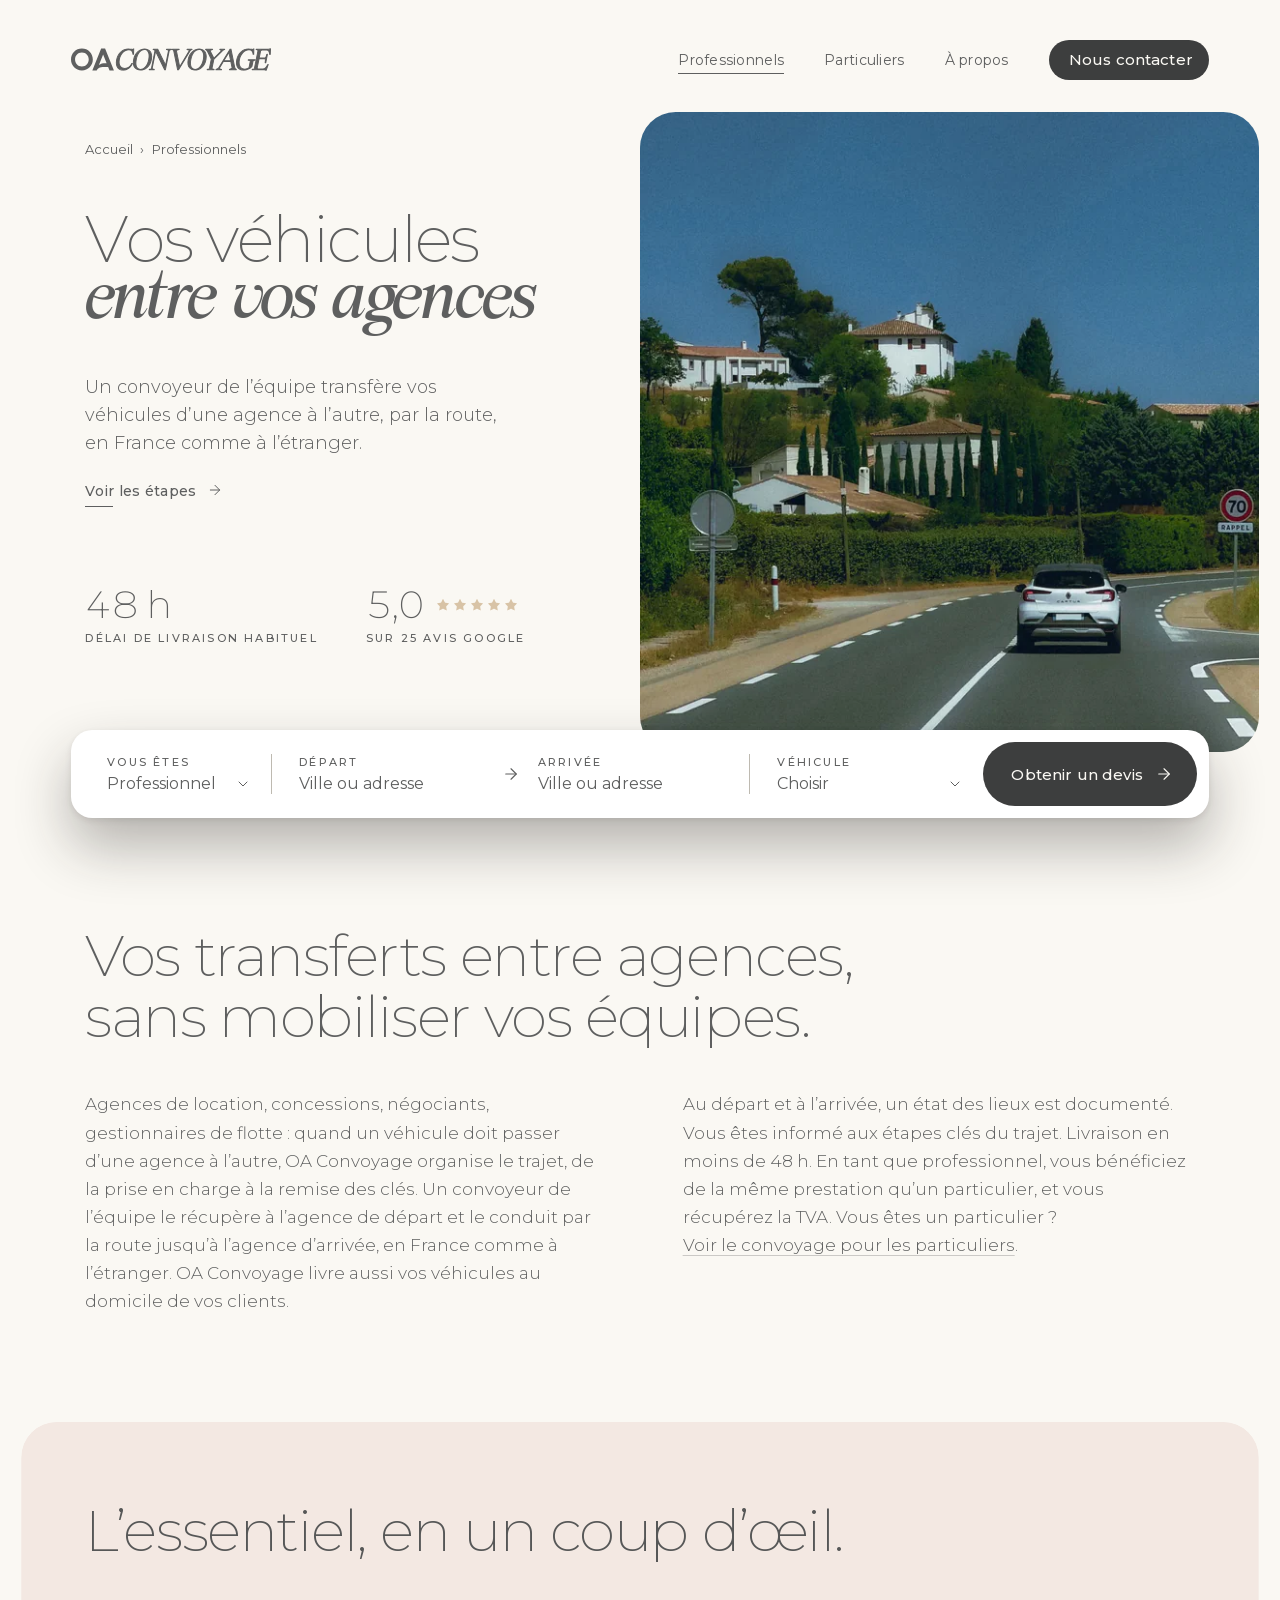
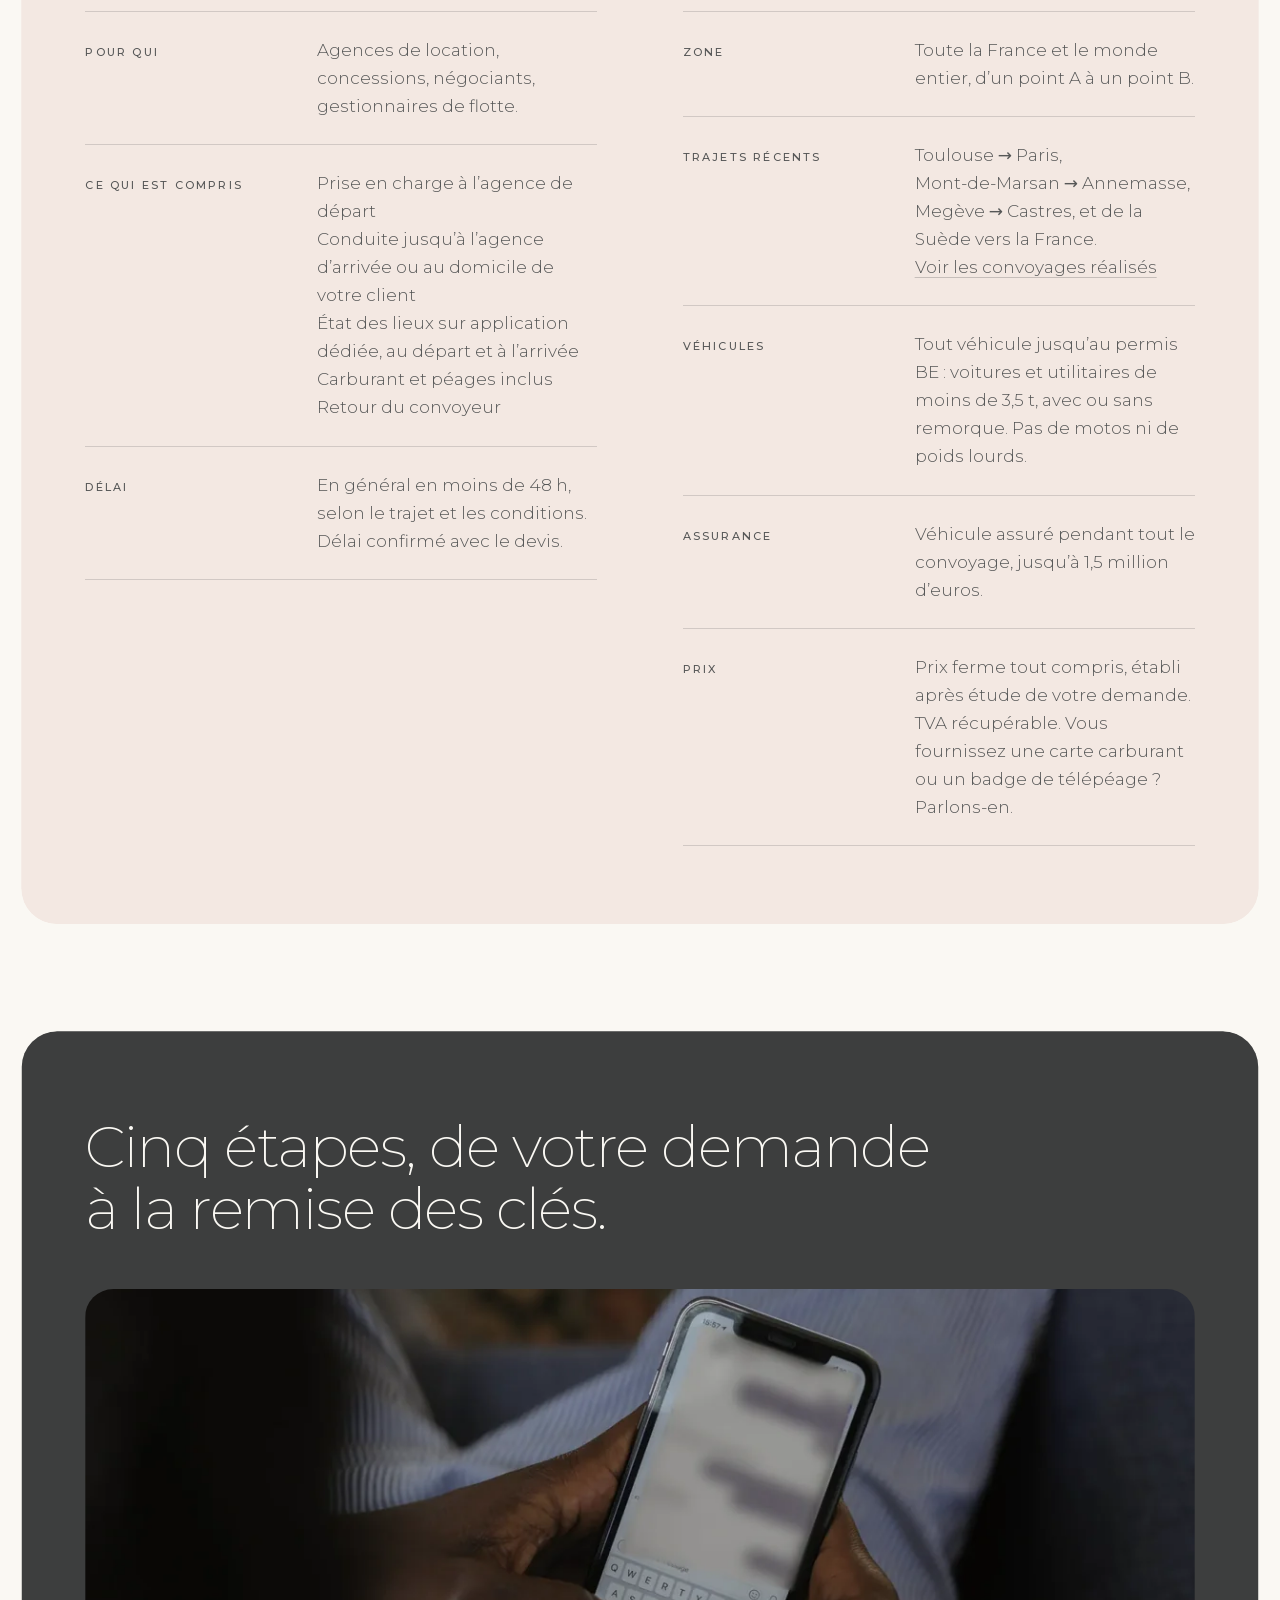
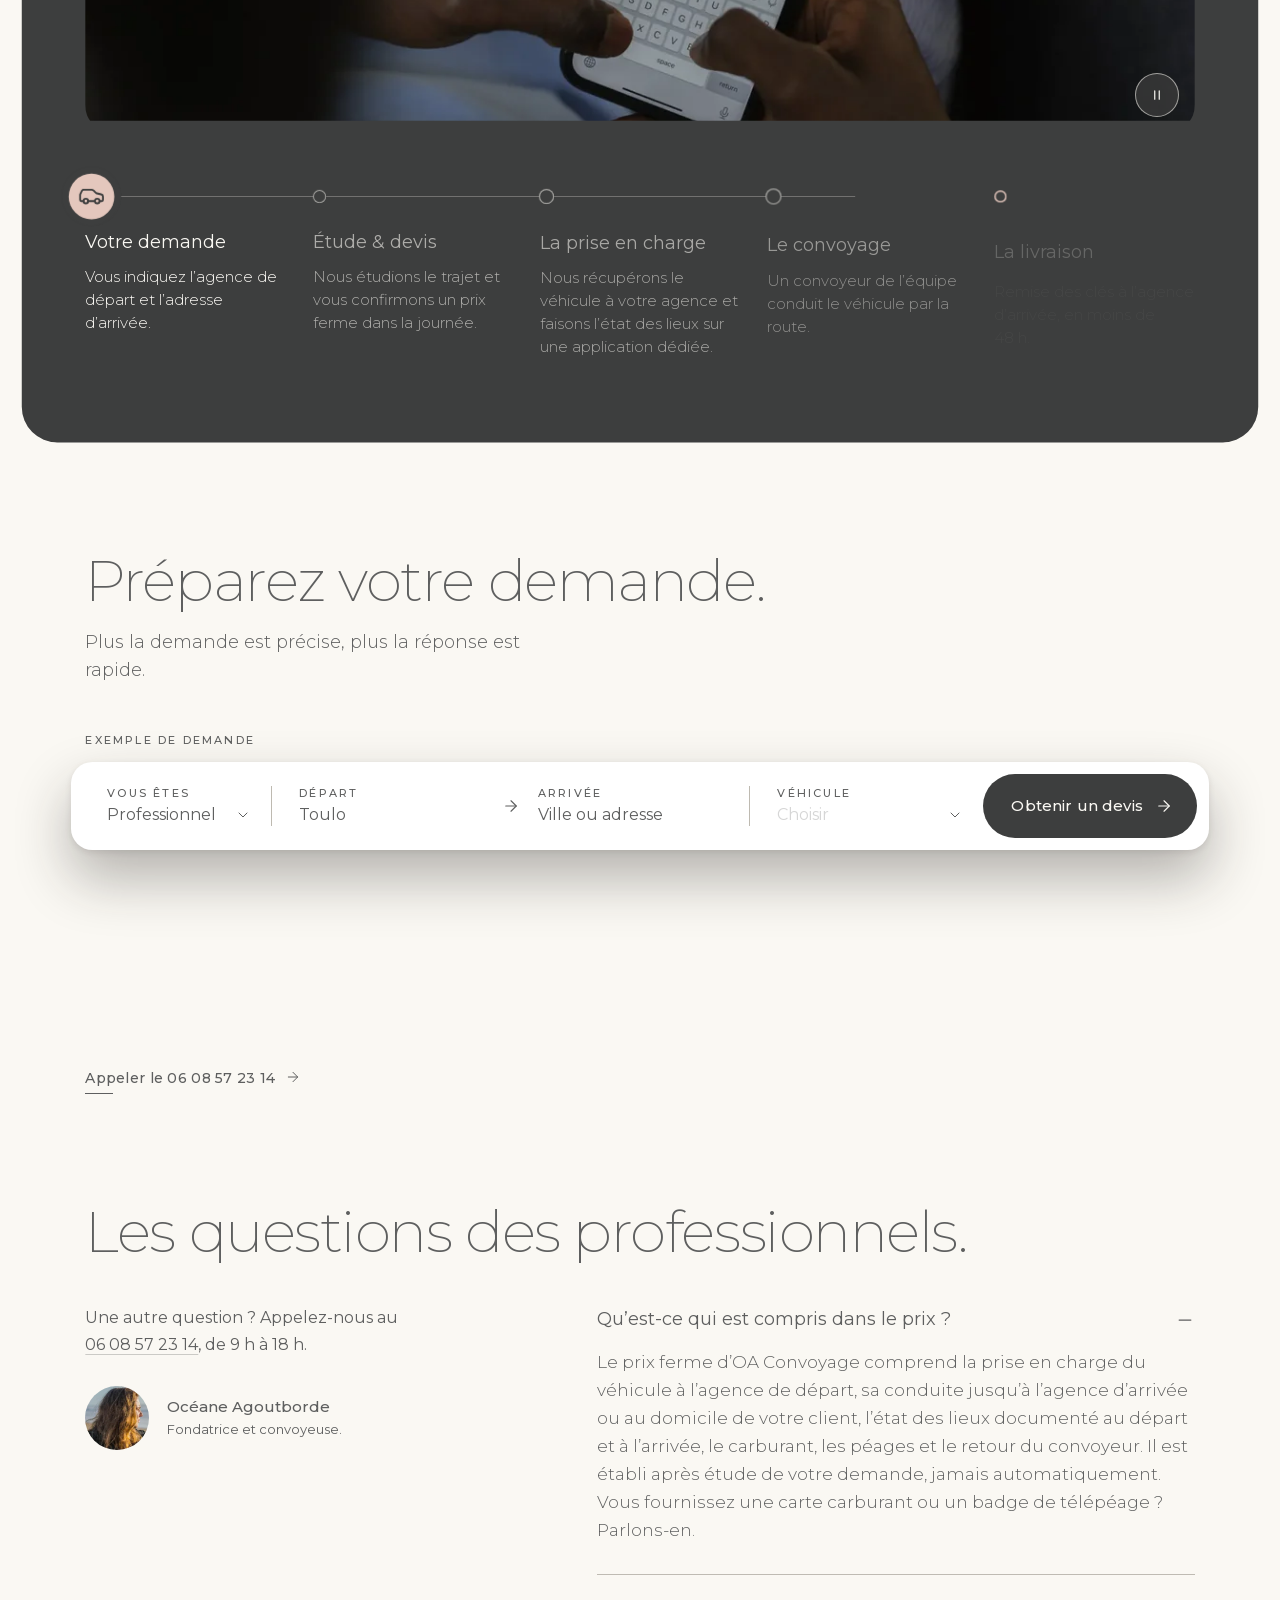
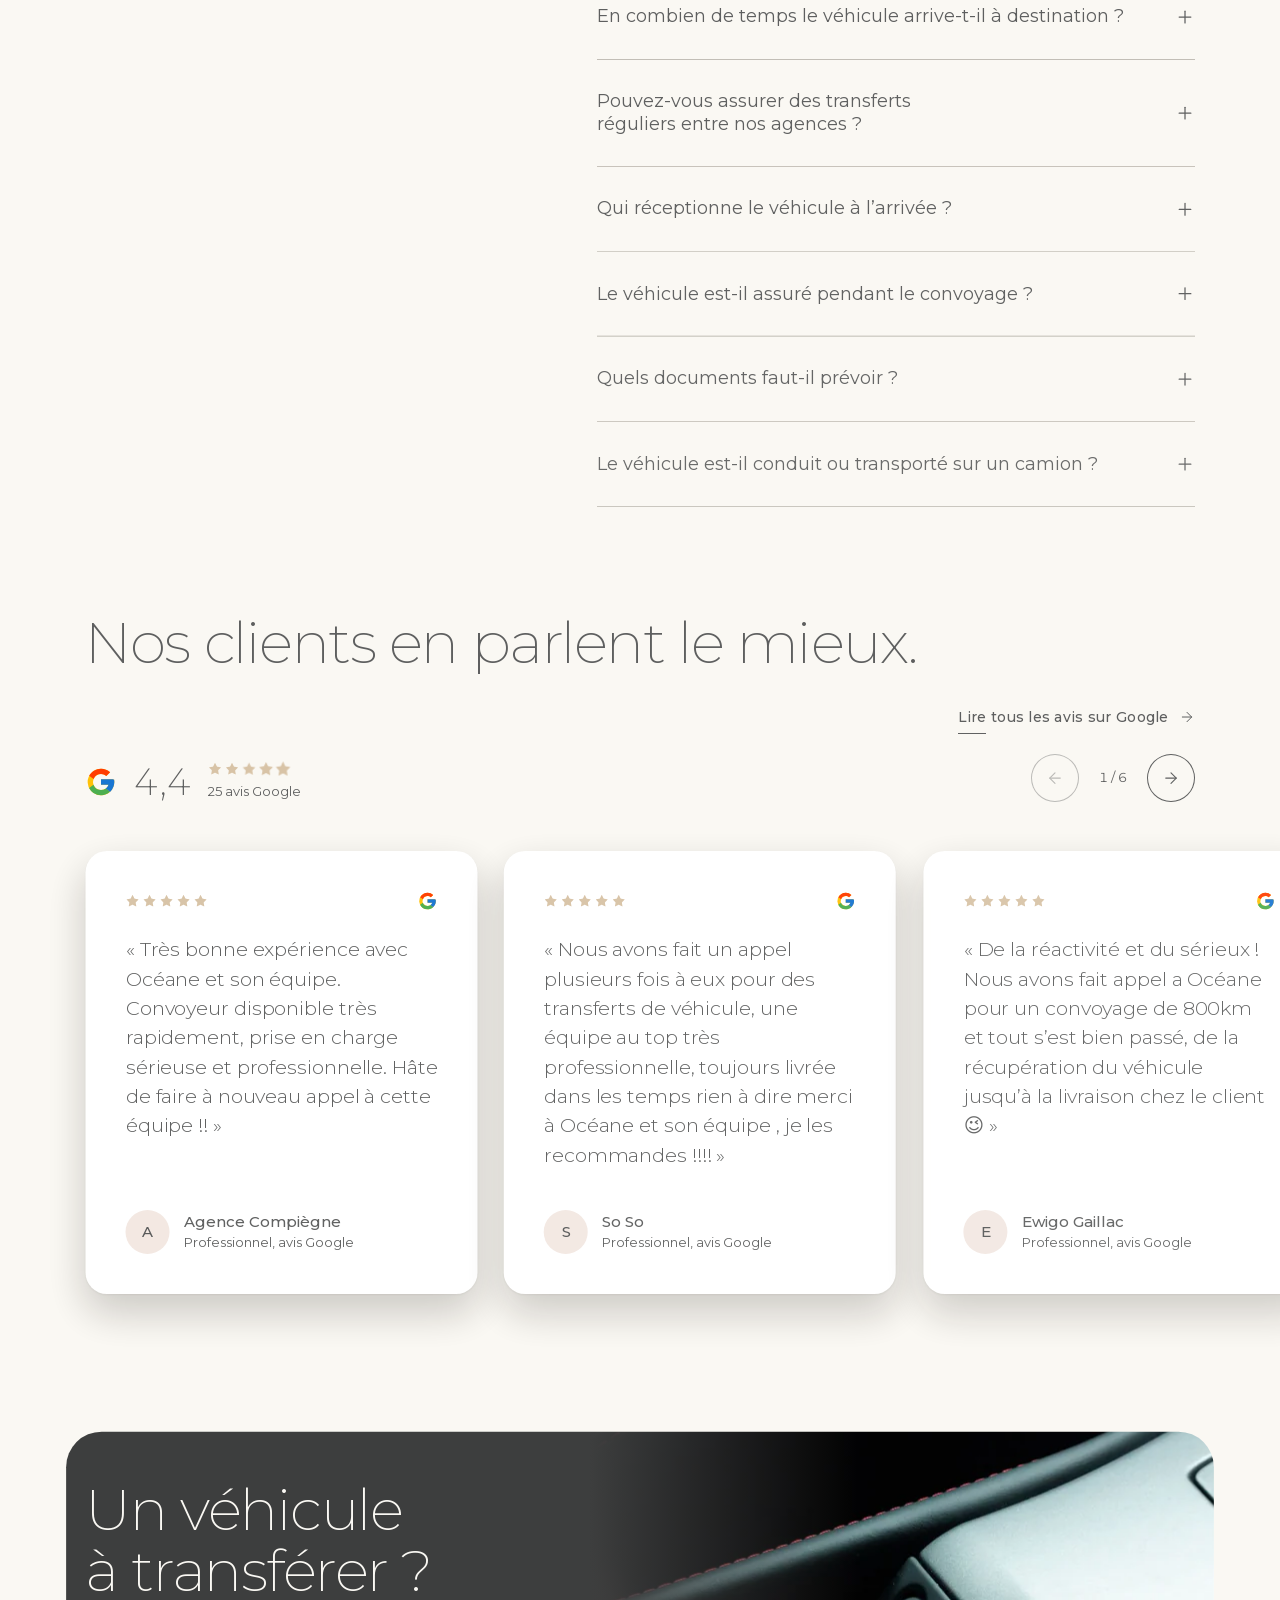
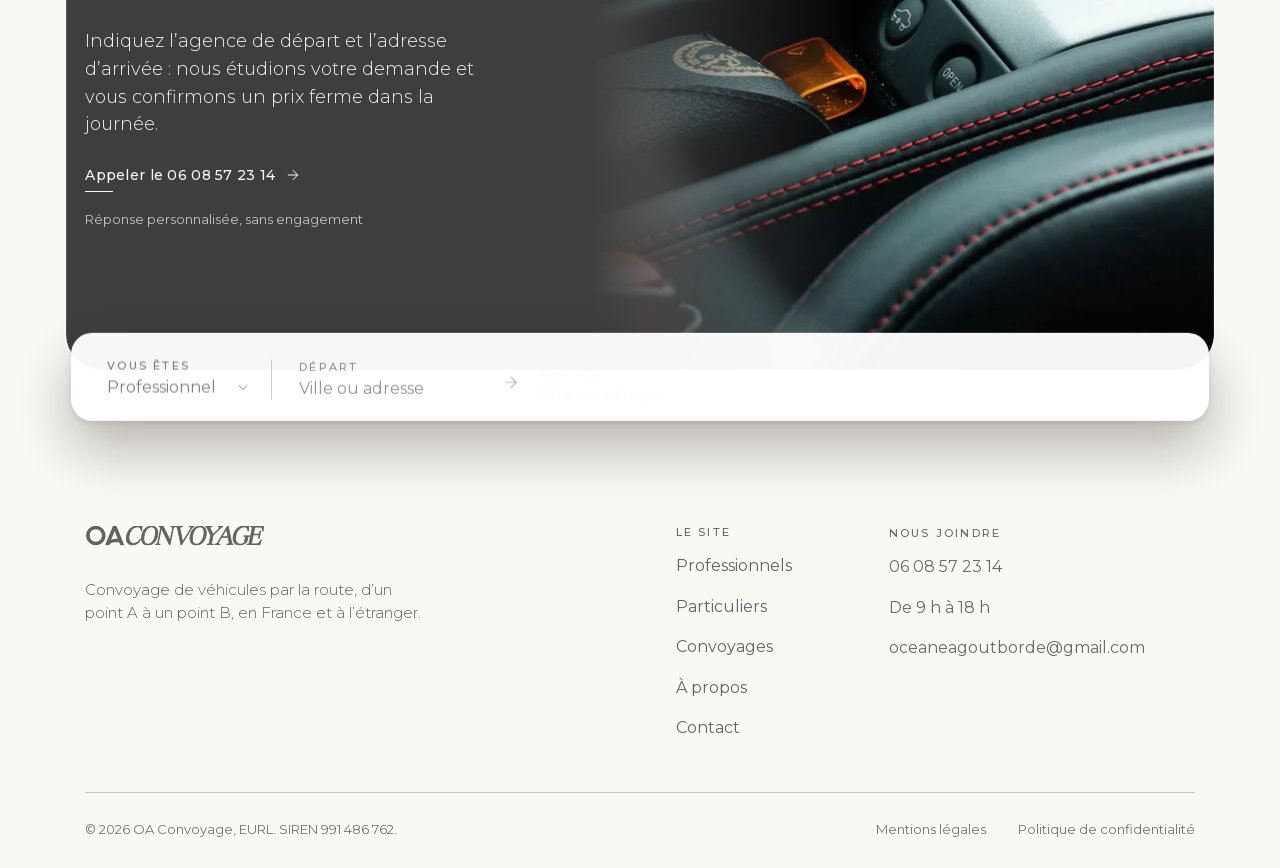
<file: nouvelle/professionnels.html>
<!doctype html>
<html lang="fr">
<head>
<meta charset="utf-8">
<meta name="viewport" content="width=device-width, initial-scale=1, viewport-fit=cover">
<title>Convoyage entre agences de location | OA Convoyage</title>
<meta name="description" content="Transferts entre agences et livraisons clients : un convoyeur conduit vos véhicules par la route, en France et à l’étranger. Demandez un devis.">
<meta name="robots" content="noindex, nofollow">
<meta name="theme-color" content="#faf8f3">
<link rel="icon" href="assets/svg/icone.svg" type="image/svg+xml">
<link rel="icon" href="assets/img/favicon-32.png" sizes="32x32" type="image/png">
<link rel="apple-touch-icon" href="assets/img/webclip-256.png">
<link rel="preload" href="assets/fonts/montserrat-latin.woff2" as="font" type="font/woff2" crossorigin>
<link rel="preload" href="assets/fonts/swarsh-daisy-italic.woff2" as="font" type="font/woff2" crossorigin>
<link rel="stylesheet" href="assets/css/main.css">
<script>(function(d){d.classList.add('js');if(!matchMedia('(prefers-reduced-motion: reduce)').matches){d.classList.add('anim');setTimeout(function(){d.classList.remove('anim')},3500)}})(document.documentElement)</script>
<script src="https://api-flowdesk.hws.pm/remarques.js" data-projet="pr-e3f974cdbcfcf78e87dd87f5c34ced4b" defer></script>
</head>
<body class="page page--professionnels" data-page="professionnels">
<a class="evitement" href="#contenu">Aller au contenu</a>
<header class="entete entete--clair" data-entete>
  <div class="entete__barre">
    <a class="entete__logo" href="accueil.html" aria-label="OA Convoyage, retour à l’accueil">
      <img class="entete__logo-img" src="assets/svg/logo-anthracite.svg" alt="" width="200" height="23">
    </a>
    <nav class="entete__nav" aria-label="Navigation principale">
      <a class="entete__lien" href="professionnels.html" aria-current="page">Professionnels</a>
      <a class="entete__lien" href="particuliers.html">Particuliers</a>
      <a class="entete__lien" href="a-propos.html">À propos</a>
      <a class="bouton bouton--s entete__cta" href="contact.html"><span class="bouton__libelle">Nous contacter</span></a>
    </nav>
    <button class="entete__menu" type="button" aria-expanded="false" aria-controls="menu-mobile" data-menu-ouvrir>
      <span class="sr">Ouvrir le menu</span>
      <svg viewBox="0 0 24 24" fill="none" stroke="currentColor" stroke-width="1.5" stroke-linecap="round" aria-hidden="true" focusable="false"><path class="entete__menu-l1" d="M4 8H20"/><path class="entete__menu-l2" d="M4 16H20"/></svg>
    </button>
  </div>
</header>

<main id="contenu">

  <!-- ===================================================== hero -->
  <section class="hero-public" data-hero-public aria-labelledby="hero-titre">
    <div class="hero-public__texte">
      <nav class="ariane" aria-label="Fil d’Ariane"><ol><li><a href="accueil.html">Accueil</a></li><li aria-current="page">Professionnels</li></ol></nav>
      <h1 class="hero-public__titre" id="hero-titre"><span class="t-titre1 hero-public__ligne">Vos véhicules</span> <span class="t-accent-m hero-public__accent" data-script>entre vos agences</span></h1>
      <p class="t-chapo hero-public__chapo">Un convoyeur de l’équipe transfère vos véhicules d’une agence à l’autre, par la route, en France comme à l’étranger.</p>
      <a class="lien lien--sombre hero-public__lien" href="#deroule"><span class="lien__ligne"><span class="lien__libelle">Voir les étapes</span><svg class="icone icone--fleche lien__fleche" viewBox="0 0 24 24" fill="none" stroke="currentColor" stroke-width="1.5" stroke-linecap="round" stroke-linejoin="round" aria-hidden="true" focusable="false"><path d="M5 12H19"/><path d="M12 5L19 12L12 19"/></svg>
</span><span class="lien__trait" aria-hidden="true"></span></a>

    </div>
    <picture class="photo hero-public__photo"><source media="(max-width: 767px)" srcset="assets/img/pro-hero-m.webp"><img src="assets/img/pro-hero-d.webp" srcset="assets/img/pro-hero-d-480.webp 480w, assets/img/pro-hero-d-640.webp 640w, assets/img/pro-hero-d-800.webp 800w, assets/img/pro-hero-d-960.webp 960w, assets/img/pro-hero-d.webp 1392w" sizes="(max-width: 991px) calc(100vw - 32px), (min-width: 1920px) 928px, 48.33vw" alt="Une voiture blanche roule vers des villas sur une colline." width="696" height="720" loading="eager" decoding="async" fetchpriority=high></picture>

    <form class="barre hero-public__barre" action="contact.html" method="get" data-barre="vide" novalidate>
  <input type="hidden" name="source" value="professionnels-hero">
  <div class="barre__champ barre__champ--liste barre__champ--profil">
    <label class="barre__etiquette" for="hero-profil">Vous êtes</label>
    <span class="barre__valeur"><select class="barre__saisie" id="hero-profil" name="profil" data-exemple=""><option value="" hidden>Choisir</option><option value="pro" selected>Professionnel</option><option value="part">Particulier</option></select><svg class="icone icone--chevron barre__chevron" viewBox="0 0 24 24" fill="none" stroke="currentColor" stroke-width="1.5" stroke-linecap="round" stroke-linejoin="round" aria-hidden="true" focusable="false"><path d="M6 9L12 15L18 9"/></svg>
</span>
  </div>
  <div class="barre__champ barre__champ--depart">
    <label class="barre__etiquette" for="hero-depart">Départ</label>
    <span class="barre__valeur"><input class="barre__saisie" id="hero-depart" name="depart" type="text" placeholder="Ville ou adresse" value="" data-exemple="" autocomplete="off"></span>
  </div>
  <svg class="icone icone--fleche barre__vers" viewBox="0 0 24 24" fill="none" stroke="currentColor" stroke-width="1.5" stroke-linecap="round" stroke-linejoin="round" aria-hidden="true" focusable="false"><path d="M5 12H19"/><path d="M12 5L19 12L12 19"/></svg>

  <div class="barre__champ barre__champ--arrivee">
    <label class="barre__etiquette" for="hero-arrivee">Arrivée</label>
    <span class="barre__valeur"><input class="barre__saisie" id="hero-arrivee" name="arrivee" type="text" placeholder="Ville ou adresse" value="" data-exemple="" autocomplete="off"></span>
  </div>
  <div class="barre__champ barre__champ--liste barre__champ--vehicule">
    <label class="barre__etiquette" for="hero-vehicule">Véhicule</label>
    <span class="barre__valeur"><select class="barre__saisie" id="hero-vehicule" name="vehicule" data-exemple=""><option value="" disabled selected hidden>Choisir</option><option value="citadine">Citadine ou berline</option><option value="suv">SUV ou monospace</option><option value="utilitaire">Utilitaire</option><option value="autre">Autre</option></select><svg class="icone icone--chevron barre__chevron" viewBox="0 0 24 24" fill="none" stroke="currentColor" stroke-width="1.5" stroke-linecap="round" stroke-linejoin="round" aria-hidden="true" focusable="false"><path d="M6 9L12 15L18 9"/></svg>
</span>
  </div>
  <button class="bouton bouton--l barre__envoi" type="submit"><span class="bouton__libelle">Obtenir un devis</span><svg class="icone icone--fleche bouton__fleche" viewBox="0 0 24 24" fill="none" stroke="currentColor" stroke-width="1.5" stroke-linecap="round" stroke-linejoin="round" aria-hidden="true" focusable="false"><path d="M5 12H19"/><path d="M12 5L19 12L12 19"/></svg>
</button>
</form>

    <div class="hero-public__preuves">
      <div class="releve releve--sombre hero-public__releve">
  <div class="releve__valeur"><span class="releve__nombre" data-compte="48" data-decimales="" data-suffixe="&nbsp;h">48&nbsp;h</span></div>
  <span class="releve__libelle">Délai de livraison<br class="br-m"> habituel</span>
</div>

      <div class="releve releve--sombre hero-public__releve hero-public__releve--d">
  <div class="releve__valeur"><span class="releve__nombre" data-compte="5" data-decimales="1" data-suffixe="">5,0</span><span class="note" role="img" aria-label="Note de 5 sur 5"><svg class="icone icone--etoile" viewBox="0 0 24 24" aria-hidden="true" focusable="false"><path fill="#D8C3A6" d="M11.5 2.29999C11.5 2.16738 11.5527 2.0402 11.6464 1.94643C11.7402 1.85267 11.8674 1.79999 12 1.79999C12.1326 1.79999 12.2598 1.85267 12.3536 1.94643C12.4473 2.0402 12.5 2.16738 12.5 2.29999L14.8 6.99999C14.9459 7.31727 15.1686 7.59316 15.448 7.80269C15.7273 8.01222 16.0546 8.14877 16.4 8.19999L21.6 8.89999C21.7049 8.89999 21.8072 8.93301 21.8924 8.99437C21.9775 9.05573 22.0412 9.14232 22.0743 9.24187C22.1075 9.34143 22.1085 9.4489 22.0773 9.54907C22.046 9.64924 21.984 9.73702 21.9 9.79999L18.1 13.5C17.8505 13.7422 17.665 14.0427 17.5603 14.3743C17.4556 14.7059 17.4349 15.0584 17.5 15.4L18.4 20.5C18.4796 20.6061 18.5137 20.7394 18.495 20.8707C18.4762 21.002 18.4061 21.1204 18.3 21.2C18.1939 21.2796 18.0606 21.3137 17.9293 21.295C17.798 21.2762 17.6796 21.2061 17.6 21.1L13 18.7C12.6929 18.5337 12.3492 18.4466 12 18.4466C11.6508 18.4466 11.3071 18.5337 11 18.7L6.4 21.1C6.32044 21.2061 6.20199 21.2762 6.07071 21.295C5.93944 21.3137 5.80609 21.2796 5.7 21.2C5.59391 21.1204 5.52378 21.002 5.50503 20.8707C5.48627 20.7394 5.52043 20.6061 5.6 20.5L6.5 15.4C6.56514 15.0584 6.54441 14.7059 6.43968 14.3743C6.33496 14.0427 6.14952 13.7422 5.9 13.5L2.2 9.79999C2.11605 9.73702 2.05403 9.64924 2.02274 9.54907C1.99145 9.4489 1.99247 9.34143 2.02566 9.24187C2.05884 9.14232 2.12251 9.05573 2.20764 8.99437C2.29278 8.93301 2.39506 8.89999 2.5 8.89999L7.7 8.19999C8.04544 8.14877 8.37266 8.01222 8.65203 7.80269C8.9314 7.59316 9.15411 7.31727 9.3 6.99999L11.5 2.29999Z"/></svg>
<svg class="icone icone--etoile" viewBox="0 0 24 24" aria-hidden="true" focusable="false"><path fill="#D8C3A6" d="M11.5 2.29999C11.5 2.16738 11.5527 2.0402 11.6464 1.94643C11.7402 1.85267 11.8674 1.79999 12 1.79999C12.1326 1.79999 12.2598 1.85267 12.3536 1.94643C12.4473 2.0402 12.5 2.16738 12.5 2.29999L14.8 6.99999C14.9459 7.31727 15.1686 7.59316 15.448 7.80269C15.7273 8.01222 16.0546 8.14877 16.4 8.19999L21.6 8.89999C21.7049 8.89999 21.8072 8.93301 21.8924 8.99437C21.9775 9.05573 22.0412 9.14232 22.0743 9.24187C22.1075 9.34143 22.1085 9.4489 22.0773 9.54907C22.046 9.64924 21.984 9.73702 21.9 9.79999L18.1 13.5C17.8505 13.7422 17.665 14.0427 17.5603 14.3743C17.4556 14.7059 17.4349 15.0584 17.5 15.4L18.4 20.5C18.4796 20.6061 18.5137 20.7394 18.495 20.8707C18.4762 21.002 18.4061 21.1204 18.3 21.2C18.1939 21.2796 18.0606 21.3137 17.9293 21.295C17.798 21.2762 17.6796 21.2061 17.6 21.1L13 18.7C12.6929 18.5337 12.3492 18.4466 12 18.4466C11.6508 18.4466 11.3071 18.5337 11 18.7L6.4 21.1C6.32044 21.2061 6.20199 21.2762 6.07071 21.295C5.93944 21.3137 5.80609 21.2796 5.7 21.2C5.59391 21.1204 5.52378 21.002 5.50503 20.8707C5.48627 20.7394 5.52043 20.6061 5.6 20.5L6.5 15.4C6.56514 15.0584 6.54441 14.7059 6.43968 14.3743C6.33496 14.0427 6.14952 13.7422 5.9 13.5L2.2 9.79999C2.11605 9.73702 2.05403 9.64924 2.02274 9.54907C1.99145 9.4489 1.99247 9.34143 2.02566 9.24187C2.05884 9.14232 2.12251 9.05573 2.20764 8.99437C2.29278 8.93301 2.39506 8.89999 2.5 8.89999L7.7 8.19999C8.04544 8.14877 8.37266 8.01222 8.65203 7.80269C8.9314 7.59316 9.15411 7.31727 9.3 6.99999L11.5 2.29999Z"/></svg>
<svg class="icone icone--etoile" viewBox="0 0 24 24" aria-hidden="true" focusable="false"><path fill="#D8C3A6" d="M11.5 2.29999C11.5 2.16738 11.5527 2.0402 11.6464 1.94643C11.7402 1.85267 11.8674 1.79999 12 1.79999C12.1326 1.79999 12.2598 1.85267 12.3536 1.94643C12.4473 2.0402 12.5 2.16738 12.5 2.29999L14.8 6.99999C14.9459 7.31727 15.1686 7.59316 15.448 7.80269C15.7273 8.01222 16.0546 8.14877 16.4 8.19999L21.6 8.89999C21.7049 8.89999 21.8072 8.93301 21.8924 8.99437C21.9775 9.05573 22.0412 9.14232 22.0743 9.24187C22.1075 9.34143 22.1085 9.4489 22.0773 9.54907C22.046 9.64924 21.984 9.73702 21.9 9.79999L18.1 13.5C17.8505 13.7422 17.665 14.0427 17.5603 14.3743C17.4556 14.7059 17.4349 15.0584 17.5 15.4L18.4 20.5C18.4796 20.6061 18.5137 20.7394 18.495 20.8707C18.4762 21.002 18.4061 21.1204 18.3 21.2C18.1939 21.2796 18.0606 21.3137 17.9293 21.295C17.798 21.2762 17.6796 21.2061 17.6 21.1L13 18.7C12.6929 18.5337 12.3492 18.4466 12 18.4466C11.6508 18.4466 11.3071 18.5337 11 18.7L6.4 21.1C6.32044 21.2061 6.20199 21.2762 6.07071 21.295C5.93944 21.3137 5.80609 21.2796 5.7 21.2C5.59391 21.1204 5.52378 21.002 5.50503 20.8707C5.48627 20.7394 5.52043 20.6061 5.6 20.5L6.5 15.4C6.56514 15.0584 6.54441 14.7059 6.43968 14.3743C6.33496 14.0427 6.14952 13.7422 5.9 13.5L2.2 9.79999C2.11605 9.73702 2.05403 9.64924 2.02274 9.54907C1.99145 9.4489 1.99247 9.34143 2.02566 9.24187C2.05884 9.14232 2.12251 9.05573 2.20764 8.99437C2.29278 8.93301 2.39506 8.89999 2.5 8.89999L7.7 8.19999C8.04544 8.14877 8.37266 8.01222 8.65203 7.80269C8.9314 7.59316 9.15411 7.31727 9.3 6.99999L11.5 2.29999Z"/></svg>
<svg class="icone icone--etoile" viewBox="0 0 24 24" aria-hidden="true" focusable="false"><path fill="#D8C3A6" d="M11.5 2.29999C11.5 2.16738 11.5527 2.0402 11.6464 1.94643C11.7402 1.85267 11.8674 1.79999 12 1.79999C12.1326 1.79999 12.2598 1.85267 12.3536 1.94643C12.4473 2.0402 12.5 2.16738 12.5 2.29999L14.8 6.99999C14.9459 7.31727 15.1686 7.59316 15.448 7.80269C15.7273 8.01222 16.0546 8.14877 16.4 8.19999L21.6 8.89999C21.7049 8.89999 21.8072 8.93301 21.8924 8.99437C21.9775 9.05573 22.0412 9.14232 22.0743 9.24187C22.1075 9.34143 22.1085 9.4489 22.0773 9.54907C22.046 9.64924 21.984 9.73702 21.9 9.79999L18.1 13.5C17.8505 13.7422 17.665 14.0427 17.5603 14.3743C17.4556 14.7059 17.4349 15.0584 17.5 15.4L18.4 20.5C18.4796 20.6061 18.5137 20.7394 18.495 20.8707C18.4762 21.002 18.4061 21.1204 18.3 21.2C18.1939 21.2796 18.0606 21.3137 17.9293 21.295C17.798 21.2762 17.6796 21.2061 17.6 21.1L13 18.7C12.6929 18.5337 12.3492 18.4466 12 18.4466C11.6508 18.4466 11.3071 18.5337 11 18.7L6.4 21.1C6.32044 21.2061 6.20199 21.2762 6.07071 21.295C5.93944 21.3137 5.80609 21.2796 5.7 21.2C5.59391 21.1204 5.52378 21.002 5.50503 20.8707C5.48627 20.7394 5.52043 20.6061 5.6 20.5L6.5 15.4C6.56514 15.0584 6.54441 14.7059 6.43968 14.3743C6.33496 14.0427 6.14952 13.7422 5.9 13.5L2.2 9.79999C2.11605 9.73702 2.05403 9.64924 2.02274 9.54907C1.99145 9.4489 1.99247 9.34143 2.02566 9.24187C2.05884 9.14232 2.12251 9.05573 2.20764 8.99437C2.29278 8.93301 2.39506 8.89999 2.5 8.89999L7.7 8.19999C8.04544 8.14877 8.37266 8.01222 8.65203 7.80269C8.9314 7.59316 9.15411 7.31727 9.3 6.99999L11.5 2.29999Z"/></svg>
<svg class="icone icone--etoile" viewBox="0 0 24 24" aria-hidden="true" focusable="false"><path fill="#D8C3A6" d="M11.5 2.29999C11.5 2.16738 11.5527 2.0402 11.6464 1.94643C11.7402 1.85267 11.8674 1.79999 12 1.79999C12.1326 1.79999 12.2598 1.85267 12.3536 1.94643C12.4473 2.0402 12.5 2.16738 12.5 2.29999L14.8 6.99999C14.9459 7.31727 15.1686 7.59316 15.448 7.80269C15.7273 8.01222 16.0546 8.14877 16.4 8.19999L21.6 8.89999C21.7049 8.89999 21.8072 8.93301 21.8924 8.99437C21.9775 9.05573 22.0412 9.14232 22.0743 9.24187C22.1075 9.34143 22.1085 9.4489 22.0773 9.54907C22.046 9.64924 21.984 9.73702 21.9 9.79999L18.1 13.5C17.8505 13.7422 17.665 14.0427 17.5603 14.3743C17.4556 14.7059 17.4349 15.0584 17.5 15.4L18.4 20.5C18.4796 20.6061 18.5137 20.7394 18.495 20.8707C18.4762 21.002 18.4061 21.1204 18.3 21.2C18.1939 21.2796 18.0606 21.3137 17.9293 21.295C17.798 21.2762 17.6796 21.2061 17.6 21.1L13 18.7C12.6929 18.5337 12.3492 18.4466 12 18.4466C11.6508 18.4466 11.3071 18.5337 11 18.7L6.4 21.1C6.32044 21.2061 6.20199 21.2762 6.07071 21.295C5.93944 21.3137 5.80609 21.2796 5.7 21.2C5.59391 21.1204 5.52378 21.002 5.50503 20.8707C5.48627 20.7394 5.52043 20.6061 5.6 20.5L6.5 15.4C6.56514 15.0584 6.54441 14.7059 6.43968 14.3743C6.33496 14.0427 6.14952 13.7422 5.9 13.5L2.2 9.79999C2.11605 9.73702 2.05403 9.64924 2.02274 9.54907C1.99145 9.4489 1.99247 9.34143 2.02566 9.24187C2.05884 9.14232 2.12251 9.05573 2.20764 8.99437C2.29278 8.93301 2.39506 8.89999 2.5 8.89999L7.7 8.19999C8.04544 8.14877 8.37266 8.01222 8.65203 7.80269C8.9314 7.59316 9.15411 7.31727 9.3 6.99999L11.5 2.29999Z"/></svg>
</span>
</div>
  <span class="releve__libelle">Sur 25 avis<br class="br-m"> Google</span>
</div>

    </div>
  </section>

  <!-- ============================================== introduction -->
  <section class="intro-public" aria-labelledby="intro-titre">
    <h2 class="t-titre2 intro-public__titre" id="intro-titre" data-lignes data-derive>Vos transferts entre agences,<br class="br-d"> sans mobiliser vos équipes.</h2>
    <div class="intro-public__colonnes">
      <p class="t-corps-l" data-monte>Agences de location, concessions, négociants, gestionnaires de flotte&nbsp;: quand un véhicule doit passer d’une agence à l’autre, OA Convoyage organise le trajet, de la prise en charge à la remise des clés. Un convoyeur de l’équipe le récupère à l’agence de départ et le conduit par la route jusqu’à l’agence d’arrivée, en France comme à l’étranger. OA Convoyage livre aussi vos véhicules au domicile de vos clients.</p>
      <p class="t-corps-l" data-monte>Au départ et à l’arrivée, un état des lieux est documenté. Vous êtes informé aux étapes clés du trajet. Livraison en moins de 48&nbsp;h. En tant que professionnel, vous bénéficiez de la même prestation qu’un particulier, et vous récupérez la TVA. Vous êtes un particulier&nbsp;? <a class="lien-texte" href="particuliers.html">Voir le convoyage pour les particuliers</a>.</p>
    </div>
  </section>

  <!-- ============================================== l'essentiel -->
  <section class="essentiel encastre sur-doux" data-essentiel aria-labelledby="essentiel-titre">
    <h2 class="t-titre2 essentiel__titre" id="essentiel-titre" data-lignes>L’essentiel, en un coup d’œil.</h2>
    <div class="essentiel__colonnes">
      <dl class="fiche">
        <div class="ligne-fiche "><dt class="ligne-fiche__libelle">Pour qui</dt><dd class="ligne-fiche__valeur">Agences de location, concessions, négociants, gestionnaires de flotte.</dd></div>

        <div class="ligne-fiche "><dt class="ligne-fiche__libelle">Ce qui est compris</dt><dd class="ligne-fiche__valeur">Prise en charge à l’agence de départ<br>Conduite jusqu’à l’agence d’arrivée ou au domicile de votre client<br>État des lieux sur application dédiée, au départ et à l’arrivée<br>Carburant et péages inclus<br>Retour du convoyeur</dd></div>

        <div class="ligne-fiche "><dt class="ligne-fiche__libelle">Délai</dt><dd class="ligne-fiche__valeur">En général en moins de 48&nbsp;h, selon le trajet et les conditions. Délai confirmé avec le devis.</dd></div>

      </dl>
      <dl class="fiche">
        <div class="ligne-fiche "><dt class="ligne-fiche__libelle">Zone</dt><dd class="ligne-fiche__valeur">Toute la France et le monde entier, d’un point A à un point B.</dd></div>

        <div class="ligne-fiche "><dt class="ligne-fiche__libelle">Trajets récents</dt><dd class="ligne-fiche__valeur">Toulouse&nbsp;→&nbsp;Paris, <span class="insecable">Mont-de-Marsan</span>&nbsp;→&nbsp;Annemasse, Megève&nbsp;→&nbsp;Castres, et de la Suède vers la France. <a class="lien-texte" href="convoyages.html">Voir les convoyages réalisés</a></dd></div>

        <div class="ligne-fiche "><dt class="ligne-fiche__libelle">Véhicules</dt><dd class="ligne-fiche__valeur">Tout véhicule jusqu’au permis BE&nbsp;: voitures et utilitaires de moins de 3,5&nbsp;t, avec ou sans remorque. Pas de motos ni de poids lourds.</dd></div>

        <div class="ligne-fiche "><dt class="ligne-fiche__libelle">Assurance</dt><dd class="ligne-fiche__valeur">Véhicule assuré pendant tout le convoyage, jusqu’à 1,5&nbsp;million d’euros.</dd></div>

        <div class="ligne-fiche "><dt class="ligne-fiche__libelle">Prix</dt><dd class="ligne-fiche__valeur">Prix ferme tout compris, établi après étude de votre demande. TVA récupérable. Vous fournissez une carte carburant ou un badge de télépéage&nbsp;? Parlons-en.</dd></div>

      </dl>
    </div>
  </section>

  <!-- ================================================ le déroulé -->
  <section class="deroule encastre sur-nuit" id="deroule" data-mission aria-labelledby="deroule-titre">
    <h2 class="t-titre2 deroule__titre" id="deroule-titre" data-lignes>Cinq étapes, de votre demande<br class="br-d"> à la remise des clés.</h2>
    <div class="deroule__photos" aria-hidden="true">
      <picture><source media="(max-width: 767px)" srcset="assets/img/etape-1-m.webp"><img class="deroule__photo est-active" data-mission-photo src="assets/img/etape-1-d.webp" srcset="assets/img/etape-1-d-480.webp 480w, assets/img/etape-1-d-640.webp 640w, assets/img/etape-1-d-800.webp 800w, assets/img/etape-1-d-960.webp 960w, assets/img/etape-1-d-1280.webp 1280w, assets/img/etape-1-d-1440.webp 1440w, assets/img/etape-1-d-1600.webp 1600w, assets/img/etape-1-d-1920.webp 1920w, assets/img/etape-1-d.webp 2400w" sizes="(max-width: 991px) 112vw, (min-width: 1920px) 1782px, 92vw" alt="Mains qui écrivent un message sur un téléphone." width="1200" height="500" loading="lazy" decoding="async"></picture>
      <picture><source media="(max-width: 767px)" srcset="assets/img/etape-2-m.webp"><img class="deroule__photo" data-mission-photo src="assets/img/etape-2-d.webp" srcset="assets/img/etape-2-d-480.webp 480w, assets/img/etape-2-d-640.webp 640w, assets/img/etape-2-d-800.webp 800w, assets/img/etape-2-d-960.webp 960w, assets/img/etape-2-d-1280.webp 1280w, assets/img/etape-2-d-1440.webp 1440w, assets/img/etape-2-d-1600.webp 1600w, assets/img/etape-2-d-1920.webp 1920w, assets/img/etape-2-d.webp 2400w" sizes="(max-width: 991px) 112vw, (min-width: 1920px) 1782px, 92vw" alt="Mains sur une calculatrice, à côté d’un carnet et d’un ordinateur portable." width="1200" height="500" loading="lazy" decoding="async"></picture>
      <picture><source media="(max-width: 767px)" srcset="assets/img/etape-3-m.webp"><img class="deroule__photo" data-mission-photo src="assets/img/etape-3-d.webp" srcset="assets/img/etape-3-d-480.webp 480w, assets/img/etape-3-d-640.webp 640w, assets/img/etape-3-d-800.webp 800w, assets/img/etape-3-d-960.webp 960w, assets/img/etape-3-d-1280.webp 1280w, assets/img/etape-3-d-1440.webp 1440w, assets/img/etape-3-d-1600.webp 1600w, assets/img/etape-3-d-1920.webp 1920w, assets/img/etape-3-d.webp 2400w" sizes="(max-width: 991px) 112vw, (min-width: 1920px) 1782px, 92vw" alt="Clés de voiture dans une main, dans l’habitacle." width="1200" height="500" loading="lazy" decoding="async"></picture>
      <picture><source media="(max-width: 767px)" srcset="assets/img/etape-4-m.webp"><img class="deroule__photo" data-mission-photo src="assets/img/etape-4-d.webp" srcset="assets/img/etape-4-d-480.webp 480w, assets/img/etape-4-d-640.webp 640w, assets/img/etape-4-d-800.webp 800w, assets/img/etape-4-d-960.webp 960w, assets/img/etape-4-d-1280.webp 1280w, assets/img/etape-4-d-1440.webp 1440w, assets/img/etape-4-d-1600.webp 1600w, assets/img/etape-4-d-1920.webp 1920w, assets/img/etape-4-d.webp 2400w" sizes="(max-width: 991px) 112vw, (min-width: 1920px) 1782px, 92vw" alt="Main posée sur le volant, forêt à la vitre." width="1200" height="500" loading="lazy" decoding="async"></picture>
      <picture><source media="(max-width: 767px)" srcset="assets/img/etape-5-m.webp"><img class="deroule__photo" data-mission-photo src="assets/img/etape-5-d.webp" srcset="assets/img/etape-5-d-480.webp 480w, assets/img/etape-5-d-640.webp 640w, assets/img/etape-5-d-800.webp 800w, assets/img/etape-5-d-960.webp 960w, assets/img/etape-5-d-1280.webp 1280w, assets/img/etape-5-d-1440.webp 1440w, assets/img/etape-5-d-1600.webp 1600w, assets/img/etape-5-d-1920.webp 1920w, assets/img/etape-5-d.webp 2400w" sizes="(max-width: 991px) 112vw, (min-width: 1920px) 1782px, 92vw" alt="Clés tendues au client." width="1200" height="500" loading="lazy" decoding="async"></picture>
    </div>
    <div class="deroule__piste">
      <ol class="mission">
        <li class="mission__trace" aria-hidden="true"><span class="mission__filet"></span><span class="mission__progression"></span><span class="mission__voiture"><span class="mission__disque"><svg class="icone icone--voiture " viewBox="0 1 24 24" fill="none" stroke="currentColor" stroke-width="1.5" stroke-linecap="round" stroke-linejoin="round" aria-hidden="true" focusable="false"><path d="M19 17H21C21.6 17 22 16.6 22 16V13C22 12.1 21.3 11.3 20.5 11.1C18.7 10.6 16 10 16 10C16 10 14.7 8.6 13.8 7.7C13.3 7.3 12.7 7 12 7H5C4.4 7 3.9 7.4 3.6 7.9L2.2 10.8C2.07 11.19 2 11.59 2 12V16C2 16.6 2.4 17 3 17H5"/><circle cx="7" cy="17" r="2"/><path d="M9 17H15"/><circle cx="17" cy="17" r="2"/></svg>
</span></span></li>
        <li class="mission__etape mission__etape--active" data-mission-etape="1">
  <button class="mission__declencheur" type="button" aria-pressed="true" data-mission-btn="1"><span class="mission__repere" aria-hidden="true"><span class="mission__anneau"></span></span><span class="mission__nom"><span class="sr">Étape 1 sur 5&nbsp;: </span>Votre demande</span><span class="mission__detail">Vous indiquez l’agence de départ et l’adresse d’arrivée.</span></button>
</li>

        <li class="mission__etape mission__etape--repos" data-mission-etape="2">
  <button class="mission__declencheur" type="button" aria-pressed="false" data-mission-btn="2"><span class="mission__repere" aria-hidden="true"><span class="mission__anneau"></span></span><span class="mission__nom"><span class="sr">Étape 2 sur 5&nbsp;: </span>Étude &amp; devis</span><span class="mission__detail">Nous étudions le trajet et vous confirmons un prix ferme dans la journée.</span></button>
</li>

        <li class="mission__etape mission__etape--repos" data-mission-etape="3">
  <button class="mission__declencheur" type="button" aria-pressed="false" data-mission-btn="3"><span class="mission__repere" aria-hidden="true"><span class="mission__anneau"></span></span><span class="mission__nom"><span class="sr">Étape 3 sur 5&nbsp;: </span>La prise en charge</span><span class="mission__detail">Nous récupérons le véhicule à votre agence et faisons l’état des lieux sur une application dédiée.</span></button>
</li>

        <li class="mission__etape mission__etape--repos" data-mission-etape="4">
  <button class="mission__declencheur" type="button" aria-pressed="false" data-mission-btn="4"><span class="mission__repere" aria-hidden="true"><span class="mission__anneau"></span></span><span class="mission__nom"><span class="sr">Étape 4 sur 5&nbsp;: </span>Le convoyage</span><span class="mission__detail">Un convoyeur de l’équipe conduit le véhicule par la route.</span></button>
</li>

        <li class="mission__etape mission__etape--destination" data-mission-etape="5">
  <button class="mission__declencheur" type="button" aria-pressed="false" data-mission-btn="5"><span class="mission__repere" aria-hidden="true"><span class="mission__anneau"></span></span><span class="mission__nom"><span class="sr">Étape 5 sur 5&nbsp;: </span>La livraison</span><span class="mission__detail">Remise des clés à l’agence d’arrivée, en moins de 48&nbsp;h.</span></button>
</li>

      </ol>
    </div>
  </section>

  <!-- ===================================== préparez votre demande -->
  <section class="preparez" data-preparez aria-labelledby="preparez-titre">
    <h2 class="t-titre2" id="preparez-titre" data-lignes>Préparez votre demande.</h2>
    <p class="t-chapo preparez__chapo" data-monte>Plus la demande est précise, plus la réponse est rapide.</p>
    <p class="preparez__exemple">Exemple de demande</p>
    <form class="barre preparez__barre" action="contact.html" method="get" data-barre="rempli" novalidate>
  <input type="hidden" name="source" value="professionnels-exemple">
  <div class="barre__champ barre__champ--liste barre__champ--profil">
    <label class="barre__etiquette" for="exemple-profil">Vous êtes</label>
    <span class="barre__valeur"><select class="barre__saisie" id="exemple-profil" name="profil" data-exemple="pro"><option value="" hidden>Choisir</option><option value="pro" selected>Professionnel</option><option value="part">Particulier</option></select><svg class="icone icone--chevron barre__chevron" viewBox="0 0 24 24" fill="none" stroke="currentColor" stroke-width="1.5" stroke-linecap="round" stroke-linejoin="round" aria-hidden="true" focusable="false"><path d="M6 9L12 15L18 9"/></svg>
</span>
  </div>
  <div class="barre__champ barre__champ--depart">
    <label class="barre__etiquette" for="exemple-depart">Départ</label>
    <span class="barre__valeur"><input class="barre__saisie" id="exemple-depart" name="depart" type="text" placeholder="Ville ou adresse" value="Toulouse (31)" data-exemple="Toulouse (31)" autocomplete="off"></span>
  </div>
  <svg class="icone icone--fleche barre__vers" viewBox="0 0 24 24" fill="none" stroke="currentColor" stroke-width="1.5" stroke-linecap="round" stroke-linejoin="round" aria-hidden="true" focusable="false"><path d="M5 12H19"/><path d="M12 5L19 12L12 19"/></svg>

  <div class="barre__champ barre__champ--arrivee">
    <label class="barre__etiquette" for="exemple-arrivee">Arrivée</label>
    <span class="barre__valeur"><input class="barre__saisie" id="exemple-arrivee" name="arrivee" type="text" placeholder="Ville ou adresse" value="Bordeaux (33)" data-exemple="Bordeaux (33)" autocomplete="off"></span>
  </div>
  <div class="barre__champ barre__champ--liste barre__champ--vehicule">
    <label class="barre__etiquette" for="exemple-vehicule">Véhicule</label>
    <span class="barre__valeur"><select class="barre__saisie" id="exemple-vehicule" name="vehicule" data-exemple="suv"><option value="" disabled hidden>Choisir</option><option value="citadine">Citadine ou berline</option><option value="suv" selected>SUV ou monospace</option><option value="utilitaire">Utilitaire</option><option value="autre">Autre</option></select><svg class="icone icone--chevron barre__chevron" viewBox="0 0 24 24" fill="none" stroke="currentColor" stroke-width="1.5" stroke-linecap="round" stroke-linejoin="round" aria-hidden="true" focusable="false"><path d="M6 9L12 15L18 9"/></svg>
</span>
  </div>
  <button class="bouton bouton--l barre__envoi" type="submit"><span class="bouton__libelle">Obtenir un devis</span><svg class="icone icone--fleche bouton__fleche" viewBox="0 0 24 24" fill="none" stroke="currentColor" stroke-width="1.5" stroke-linecap="round" stroke-linejoin="round" aria-hidden="true" focusable="false"><path d="M5 12H19"/><path d="M12 5L19 12L12 19"/></svg>
</button>
</form>

    <ul class="preparez__pieces">
      <li class="piece piece--profil"><span class="piece__repere" aria-hidden="true"></span><h3 class="piece__titre">Votre entreprise</h3><p class="piece__texte">Le nom de votre entreprise, pour vous identifier.</p></li>
      <li class="piece piece--trajet"><span class="piece__repere" aria-hidden="true"></span><h3 class="piece__titre">Le trajet</h3><p class="piece__texte">Agence de départ et adresse d’arrivée&nbsp;: autre agence ou domicile de votre client.</p></li>
      <li class="piece piece--vehicule"><span class="piece__repere" aria-hidden="true"></span><h3 class="piece__titre">Le véhicule et la date</h3><p class="piece__texte">Type de véhicule demandé dans le formulaire. [Date souhaitée&nbsp;: à confirmer]</p></li>
      <li class="piece piece--coordonnees"><span class="piece__repere" aria-hidden="true"></span><h3 class="piece__titre">Vos coordonnées</h3><p class="piece__texte">Nom, prénom, téléphone et email, demandés ensuite sur la page Contact.</p></li>
    </ul>
    <a class="lien lien--sombre preparez__appel" href="tel:+33608572314"><span class="lien__ligne"><span class="lien__libelle">Appeler le 06&nbsp;08&nbsp;57&nbsp;23&nbsp;14</span><svg class="icone icone--fleche lien__fleche" viewBox="0 0 24 24" fill="none" stroke="currentColor" stroke-width="1.5" stroke-linecap="round" stroke-linejoin="round" aria-hidden="true" focusable="false"><path d="M5 12H19"/><path d="M12 5L19 12L12 19"/></svg>
</span><span class="lien__trait" aria-hidden="true"></span></a>

  </section>

  <!-- ================================================ questions -->
  <section class="questions-public" aria-labelledby="questions-titre">
    <h2 class="t-titre2 questions-public__titre" id="questions-titre" data-lignes>Les questions des professionnels.</h2>
    <div class="questions-public__corps">
      <div class="questions-public__cote">
        <p class="t-corps">Une autre question&nbsp;? Appelez-nous au <a class="lien-texte" href="tel:+33608572314">06&nbsp;08&nbsp;57&nbsp;23&nbsp;14</a>, de 9&nbsp;h à 18&nbsp;h.</p>
        <div class="signature questions-public__signature">
  <img class="signature__portrait" src="assets/img/portrait-signature.webp" alt="Portrait d’Océane Agoutborde" width="64" height="64" loading="lazy" decoding="async">
  <div class="signature__texte"><span class="signature__nom">Océane Agoutborde</span><span class="signature__role">Fondatrice et convoyeuse.</span></div>
</div>

      </div>
      <div class="questions-public__liste" data-questions>
        <div class="question question--ouverte" data-question>
  <h3 class="question__titre"><button class="question__bouton" type="button" aria-expanded="true" aria-controls="qp-1" id="qp-1-q"><span class="question__texte">Qu’est-ce qui est compris dans le prix&nbsp;?</span><svg class="icone icone--plus question__icone" viewBox="0 0 24 24" fill="none" stroke="currentColor" stroke-width="1.5" stroke-linecap="round" stroke-linejoin="round" aria-hidden="true" focusable="false"><path d="M5 12H19"/><path class="icone__vertical" d="M12 5V19"/></svg>
</button></h3>
  <div class="question__reponse" id="qp-1" role="region" aria-labelledby="qp-1-q"><div class="question__reponse-in"><p>Le prix ferme d’OA Convoyage comprend la prise en charge du véhicule à l’agence de départ, sa conduite jusqu’à l’agence d’arrivée ou au domicile de votre client, l’état des lieux documenté au départ et à l’arrivée, le carburant, les péages et le retour du convoyeur. Il est établi après étude de votre demande, jamais automatiquement. Vous fournissez une carte carburant ou un badge de télépéage&nbsp;? Parlons-en.</p></div></div>
</div>

        <div class="question" data-question>
  <h3 class="question__titre"><button class="question__bouton" type="button" aria-expanded="false" aria-controls="qp-2" id="qp-2-q"><span class="question__texte">En combien de temps le véhicule arrive-t-il à destination&nbsp;?</span><svg class="icone icone--plus question__icone" viewBox="0 0 24 24" fill="none" stroke="currentColor" stroke-width="1.5" stroke-linecap="round" stroke-linejoin="round" aria-hidden="true" focusable="false"><path d="M5 12H19"/><path class="icone__vertical" d="M12 5V19"/></svg>
</button></h3>
  <div class="question__reponse" id="qp-2" role="region" aria-labelledby="qp-2-q"><div class="question__reponse-in"><p>En général en moins de 48&nbsp;h. Le délai peut varier selon le trajet et les conditions&nbsp;: nous vous le confirmons avec le devis.</p></div></div>
</div>

        <div class="question" data-question>
  <h3 class="question__titre"><button class="question__bouton" type="button" aria-expanded="false" aria-controls="qp-3" id="qp-3-q"><span class="question__texte">Pouvez-vous assurer des transferts réguliers entre nos agences&nbsp;?</span><svg class="icone icone--plus question__icone" viewBox="0 0 24 24" fill="none" stroke="currentColor" stroke-width="1.5" stroke-linecap="round" stroke-linejoin="round" aria-hidden="true" focusable="false"><path d="M5 12H19"/><path class="icone__vertical" d="M12 5V19"/></svg>
</button></h3>
  <div class="question__reponse" id="qp-3" role="region" aria-labelledby="qp-3-q"><div class="question__reponse-in"><p>[Transferts réguliers entre agences (fréquence, volumes, planification)&nbsp;: à confirmer avec Océane]</p></div></div>
</div>

        <div class="question" data-question>
  <h3 class="question__titre"><button class="question__bouton" type="button" aria-expanded="false" aria-controls="qp-4" id="qp-4-q"><span class="question__texte">Qui réceptionne le véhicule à l’arrivée&nbsp;?</span><svg class="icone icone--plus question__icone" viewBox="0 0 24 24" fill="none" stroke="currentColor" stroke-width="1.5" stroke-linecap="round" stroke-linejoin="round" aria-hidden="true" focusable="false"><path d="M5 12H19"/><path class="icone__vertical" d="M12 5V19"/></svg>
</button></h3>
  <div class="question__reponse" id="qp-4" role="region" aria-labelledby="qp-4-q"><div class="question__reponse-in"><p>L’agence d’arrivée, ou votre client à son domicile&nbsp;: le convoyeur d’OA Convoyage remet les clés, avec un état des lieux documenté à l’arrivée. [Modalités de réception à confirmer avec Océane]</p></div></div>
</div>

        <div class="question" data-question>
  <h3 class="question__titre"><button class="question__bouton" type="button" aria-expanded="false" aria-controls="qp-5" id="qp-5-q"><span class="question__texte">Le véhicule est-il assuré pendant le convoyage&nbsp;?</span><svg class="icone icone--plus question__icone" viewBox="0 0 24 24" fill="none" stroke="currentColor" stroke-width="1.5" stroke-linecap="round" stroke-linejoin="round" aria-hidden="true" focusable="false"><path d="M5 12H19"/><path class="icone__vertical" d="M12 5V19"/></svg>
</button></h3>
  <div class="question__reponse" id="qp-5" role="region" aria-labelledby="qp-5-q"><div class="question__reponse-in"><p>Oui. Pendant tout le convoyage, votre véhicule est couvert par notre assurance, jusqu’à 1,5&nbsp;million d’euros.</p></div></div>
</div>

        <div class="question" data-question>
  <h3 class="question__titre"><button class="question__bouton" type="button" aria-expanded="false" aria-controls="qp-6" id="qp-6-q"><span class="question__texte">Quels documents faut-il prévoir&nbsp;?</span><svg class="icone icone--plus question__icone" viewBox="0 0 24 24" fill="none" stroke="currentColor" stroke-width="1.5" stroke-linecap="round" stroke-linejoin="round" aria-hidden="true" focusable="false"><path d="M5 12H19"/><path class="icone__vertical" d="M12 5V19"/></svg>
</button></h3>
  <div class="question__reponse" id="qp-6" role="region" aria-labelledby="qp-6-q"><div class="question__reponse-in"><p>[Documents à prévoir le jour de la prise en charge&nbsp;: à confirmer avec Océane]</p></div></div>
</div>

        <div class="question" data-question>
  <h3 class="question__titre"><button class="question__bouton" type="button" aria-expanded="false" aria-controls="qp-7" id="qp-7-q"><span class="question__texte">Le véhicule est-il conduit ou transporté sur un camion&nbsp;?</span><svg class="icone icone--plus question__icone" viewBox="0 0 24 24" fill="none" stroke="currentColor" stroke-width="1.5" stroke-linecap="round" stroke-linejoin="round" aria-hidden="true" focusable="false"><path d="M5 12H19"/><path class="icone__vertical" d="M12 5V19"/></svg>
</button></h3>
  <div class="question__reponse" id="qp-7" role="region" aria-labelledby="qp-7-q"><div class="question__reponse-in"><p>Le véhicule est conduit, pas transporté&nbsp;: un convoyeur d’OA Convoyage le conduit par la route jusqu’à destination, sans camion porte-voitures.</p></div></div>
</div>

      </div>
    </div>
  </section>

  <!-- ===================================================== avis -->
  <section class="avis avis--public" data-avis aria-labelledby="avis-titre">
    <div class="avis__entete">
      <div class="avis__titre-bloc">
        <h2 class="t-titre2 avis__titre" id="avis-titre" data-lignes>Nos clients en parlent le mieux.</h2>
        <div class="note-google avis__note">
  <svg class="icone icone--google note-google__logo" viewBox="0 0 32 32" aria-hidden="true" focusable="false"><path fill="#FFC107" d="M29.07 13.4H28v-.07H16v5.34h7.53A8 8 0 0 1 16 24a8 8 0 1 1 5.33-14l3.8-3.8A13.3 13.3 0 0 0 16 2.67a13.33 13.33 0 1 0 13.07 10.73z"/><path fill="#FF3D00" d="M4.2 9.8l4.4 3.2A8 8 0 0 1 16 8c2.07 0 3.87.8 5.33 2l3.8-3.8A13.3 13.3 0 0 0 16 2.67c-5.13 0-9.53 2.86-11.8 7.13z"/><path fill="#4CAF50" d="M16 29.33c3.47 0 6.6-1.33 8.93-3.46l-4.13-3.47A8 8 0 0 1 16 24a8 8 0 0 1-7.53-5.27l-4.34 3.34A13.3 13.3 0 0 0 16 29.33z"/><path fill="#1976D2" d="M29.07 13.4H28v-.07H16v5.34h7.53a8 8 0 0 1-2.73 3.73l4.13 3.47c-.26.26 4.4-3.2 4.4-9.87 0-.87-.07-1.8-.26-2.6z"/></svg>

  <span class="note-google__note" data-compte="5" data-decimales="1">5,0</span>
  <span class="note-google__detail"><span class="note" role="img" aria-label="Note de 5 sur 5"><svg class="icone icone--etoile" viewBox="0 0 24 24" aria-hidden="true" focusable="false"><path fill="#D8C3A6" d="M11.5 2.29999C11.5 2.16738 11.5527 2.0402 11.6464 1.94643C11.7402 1.85267 11.8674 1.79999 12 1.79999C12.1326 1.79999 12.2598 1.85267 12.3536 1.94643C12.4473 2.0402 12.5 2.16738 12.5 2.29999L14.8 6.99999C14.9459 7.31727 15.1686 7.59316 15.448 7.80269C15.7273 8.01222 16.0546 8.14877 16.4 8.19999L21.6 8.89999C21.7049 8.89999 21.8072 8.93301 21.8924 8.99437C21.9775 9.05573 22.0412 9.14232 22.0743 9.24187C22.1075 9.34143 22.1085 9.4489 22.0773 9.54907C22.046 9.64924 21.984 9.73702 21.9 9.79999L18.1 13.5C17.8505 13.7422 17.665 14.0427 17.5603 14.3743C17.4556 14.7059 17.4349 15.0584 17.5 15.4L18.4 20.5C18.4796 20.6061 18.5137 20.7394 18.495 20.8707C18.4762 21.002 18.4061 21.1204 18.3 21.2C18.1939 21.2796 18.0606 21.3137 17.9293 21.295C17.798 21.2762 17.6796 21.2061 17.6 21.1L13 18.7C12.6929 18.5337 12.3492 18.4466 12 18.4466C11.6508 18.4466 11.3071 18.5337 11 18.7L6.4 21.1C6.32044 21.2061 6.20199 21.2762 6.07071 21.295C5.93944 21.3137 5.80609 21.2796 5.7 21.2C5.59391 21.1204 5.52378 21.002 5.50503 20.8707C5.48627 20.7394 5.52043 20.6061 5.6 20.5L6.5 15.4C6.56514 15.0584 6.54441 14.7059 6.43968 14.3743C6.33496 14.0427 6.14952 13.7422 5.9 13.5L2.2 9.79999C2.11605 9.73702 2.05403 9.64924 2.02274 9.54907C1.99145 9.4489 1.99247 9.34143 2.02566 9.24187C2.05884 9.14232 2.12251 9.05573 2.20764 8.99437C2.29278 8.93301 2.39506 8.89999 2.5 8.89999L7.7 8.19999C8.04544 8.14877 8.37266 8.01222 8.65203 7.80269C8.9314 7.59316 9.15411 7.31727 9.3 6.99999L11.5 2.29999Z"/></svg>
<svg class="icone icone--etoile" viewBox="0 0 24 24" aria-hidden="true" focusable="false"><path fill="#D8C3A6" d="M11.5 2.29999C11.5 2.16738 11.5527 2.0402 11.6464 1.94643C11.7402 1.85267 11.8674 1.79999 12 1.79999C12.1326 1.79999 12.2598 1.85267 12.3536 1.94643C12.4473 2.0402 12.5 2.16738 12.5 2.29999L14.8 6.99999C14.9459 7.31727 15.1686 7.59316 15.448 7.80269C15.7273 8.01222 16.0546 8.14877 16.4 8.19999L21.6 8.89999C21.7049 8.89999 21.8072 8.93301 21.8924 8.99437C21.9775 9.05573 22.0412 9.14232 22.0743 9.24187C22.1075 9.34143 22.1085 9.4489 22.0773 9.54907C22.046 9.64924 21.984 9.73702 21.9 9.79999L18.1 13.5C17.8505 13.7422 17.665 14.0427 17.5603 14.3743C17.4556 14.7059 17.4349 15.0584 17.5 15.4L18.4 20.5C18.4796 20.6061 18.5137 20.7394 18.495 20.8707C18.4762 21.002 18.4061 21.1204 18.3 21.2C18.1939 21.2796 18.0606 21.3137 17.9293 21.295C17.798 21.2762 17.6796 21.2061 17.6 21.1L13 18.7C12.6929 18.5337 12.3492 18.4466 12 18.4466C11.6508 18.4466 11.3071 18.5337 11 18.7L6.4 21.1C6.32044 21.2061 6.20199 21.2762 6.07071 21.295C5.93944 21.3137 5.80609 21.2796 5.7 21.2C5.59391 21.1204 5.52378 21.002 5.50503 20.8707C5.48627 20.7394 5.52043 20.6061 5.6 20.5L6.5 15.4C6.56514 15.0584 6.54441 14.7059 6.43968 14.3743C6.33496 14.0427 6.14952 13.7422 5.9 13.5L2.2 9.79999C2.11605 9.73702 2.05403 9.64924 2.02274 9.54907C1.99145 9.4489 1.99247 9.34143 2.02566 9.24187C2.05884 9.14232 2.12251 9.05573 2.20764 8.99437C2.29278 8.93301 2.39506 8.89999 2.5 8.89999L7.7 8.19999C8.04544 8.14877 8.37266 8.01222 8.65203 7.80269C8.9314 7.59316 9.15411 7.31727 9.3 6.99999L11.5 2.29999Z"/></svg>
<svg class="icone icone--etoile" viewBox="0 0 24 24" aria-hidden="true" focusable="false"><path fill="#D8C3A6" d="M11.5 2.29999C11.5 2.16738 11.5527 2.0402 11.6464 1.94643C11.7402 1.85267 11.8674 1.79999 12 1.79999C12.1326 1.79999 12.2598 1.85267 12.3536 1.94643C12.4473 2.0402 12.5 2.16738 12.5 2.29999L14.8 6.99999C14.9459 7.31727 15.1686 7.59316 15.448 7.80269C15.7273 8.01222 16.0546 8.14877 16.4 8.19999L21.6 8.89999C21.7049 8.89999 21.8072 8.93301 21.8924 8.99437C21.9775 9.05573 22.0412 9.14232 22.0743 9.24187C22.1075 9.34143 22.1085 9.4489 22.0773 9.54907C22.046 9.64924 21.984 9.73702 21.9 9.79999L18.1 13.5C17.8505 13.7422 17.665 14.0427 17.5603 14.3743C17.4556 14.7059 17.4349 15.0584 17.5 15.4L18.4 20.5C18.4796 20.6061 18.5137 20.7394 18.495 20.8707C18.4762 21.002 18.4061 21.1204 18.3 21.2C18.1939 21.2796 18.0606 21.3137 17.9293 21.295C17.798 21.2762 17.6796 21.2061 17.6 21.1L13 18.7C12.6929 18.5337 12.3492 18.4466 12 18.4466C11.6508 18.4466 11.3071 18.5337 11 18.7L6.4 21.1C6.32044 21.2061 6.20199 21.2762 6.07071 21.295C5.93944 21.3137 5.80609 21.2796 5.7 21.2C5.59391 21.1204 5.52378 21.002 5.50503 20.8707C5.48627 20.7394 5.52043 20.6061 5.6 20.5L6.5 15.4C6.56514 15.0584 6.54441 14.7059 6.43968 14.3743C6.33496 14.0427 6.14952 13.7422 5.9 13.5L2.2 9.79999C2.11605 9.73702 2.05403 9.64924 2.02274 9.54907C1.99145 9.4489 1.99247 9.34143 2.02566 9.24187C2.05884 9.14232 2.12251 9.05573 2.20764 8.99437C2.29278 8.93301 2.39506 8.89999 2.5 8.89999L7.7 8.19999C8.04544 8.14877 8.37266 8.01222 8.65203 7.80269C8.9314 7.59316 9.15411 7.31727 9.3 6.99999L11.5 2.29999Z"/></svg>
<svg class="icone icone--etoile" viewBox="0 0 24 24" aria-hidden="true" focusable="false"><path fill="#D8C3A6" d="M11.5 2.29999C11.5 2.16738 11.5527 2.0402 11.6464 1.94643C11.7402 1.85267 11.8674 1.79999 12 1.79999C12.1326 1.79999 12.2598 1.85267 12.3536 1.94643C12.4473 2.0402 12.5 2.16738 12.5 2.29999L14.8 6.99999C14.9459 7.31727 15.1686 7.59316 15.448 7.80269C15.7273 8.01222 16.0546 8.14877 16.4 8.19999L21.6 8.89999C21.7049 8.89999 21.8072 8.93301 21.8924 8.99437C21.9775 9.05573 22.0412 9.14232 22.0743 9.24187C22.1075 9.34143 22.1085 9.4489 22.0773 9.54907C22.046 9.64924 21.984 9.73702 21.9 9.79999L18.1 13.5C17.8505 13.7422 17.665 14.0427 17.5603 14.3743C17.4556 14.7059 17.4349 15.0584 17.5 15.4L18.4 20.5C18.4796 20.6061 18.5137 20.7394 18.495 20.8707C18.4762 21.002 18.4061 21.1204 18.3 21.2C18.1939 21.2796 18.0606 21.3137 17.9293 21.295C17.798 21.2762 17.6796 21.2061 17.6 21.1L13 18.7C12.6929 18.5337 12.3492 18.4466 12 18.4466C11.6508 18.4466 11.3071 18.5337 11 18.7L6.4 21.1C6.32044 21.2061 6.20199 21.2762 6.07071 21.295C5.93944 21.3137 5.80609 21.2796 5.7 21.2C5.59391 21.1204 5.52378 21.002 5.50503 20.8707C5.48627 20.7394 5.52043 20.6061 5.6 20.5L6.5 15.4C6.56514 15.0584 6.54441 14.7059 6.43968 14.3743C6.33496 14.0427 6.14952 13.7422 5.9 13.5L2.2 9.79999C2.11605 9.73702 2.05403 9.64924 2.02274 9.54907C1.99145 9.4489 1.99247 9.34143 2.02566 9.24187C2.05884 9.14232 2.12251 9.05573 2.20764 8.99437C2.29278 8.93301 2.39506 8.89999 2.5 8.89999L7.7 8.19999C8.04544 8.14877 8.37266 8.01222 8.65203 7.80269C8.9314 7.59316 9.15411 7.31727 9.3 6.99999L11.5 2.29999Z"/></svg>
<svg class="icone icone--etoile" viewBox="0 0 24 24" aria-hidden="true" focusable="false"><path fill="#D8C3A6" d="M11.5 2.29999C11.5 2.16738 11.5527 2.0402 11.6464 1.94643C11.7402 1.85267 11.8674 1.79999 12 1.79999C12.1326 1.79999 12.2598 1.85267 12.3536 1.94643C12.4473 2.0402 12.5 2.16738 12.5 2.29999L14.8 6.99999C14.9459 7.31727 15.1686 7.59316 15.448 7.80269C15.7273 8.01222 16.0546 8.14877 16.4 8.19999L21.6 8.89999C21.7049 8.89999 21.8072 8.93301 21.8924 8.99437C21.9775 9.05573 22.0412 9.14232 22.0743 9.24187C22.1075 9.34143 22.1085 9.4489 22.0773 9.54907C22.046 9.64924 21.984 9.73702 21.9 9.79999L18.1 13.5C17.8505 13.7422 17.665 14.0427 17.5603 14.3743C17.4556 14.7059 17.4349 15.0584 17.5 15.4L18.4 20.5C18.4796 20.6061 18.5137 20.7394 18.495 20.8707C18.4762 21.002 18.4061 21.1204 18.3 21.2C18.1939 21.2796 18.0606 21.3137 17.9293 21.295C17.798 21.2762 17.6796 21.2061 17.6 21.1L13 18.7C12.6929 18.5337 12.3492 18.4466 12 18.4466C11.6508 18.4466 11.3071 18.5337 11 18.7L6.4 21.1C6.32044 21.2061 6.20199 21.2762 6.07071 21.295C5.93944 21.3137 5.80609 21.2796 5.7 21.2C5.59391 21.1204 5.52378 21.002 5.50503 20.8707C5.48627 20.7394 5.52043 20.6061 5.6 20.5L6.5 15.4C6.56514 15.0584 6.54441 14.7059 6.43968 14.3743C6.33496 14.0427 6.14952 13.7422 5.9 13.5L2.2 9.79999C2.11605 9.73702 2.05403 9.64924 2.02274 9.54907C1.99145 9.4489 1.99247 9.34143 2.02566 9.24187C2.05884 9.14232 2.12251 9.05573 2.20764 8.99437C2.29278 8.93301 2.39506 8.89999 2.5 8.89999L7.7 8.19999C8.04544 8.14877 8.37266 8.01222 8.65203 7.80269C8.9314 7.59316 9.15411 7.31727 9.3 6.99999L11.5 2.29999Z"/></svg>
</span>
<span class="note-google__nombre">25&nbsp;avis Google</span></span>
</div>

      </div>
      <div class="avis__actions">
        <a class="lien lien--sombre avis__lien" href="https://share.google/O6vLlxuX1MAZxhIyc"><span class="lien__ligne"><span class="lien__libelle">Lire tous les avis sur Google</span><svg class="icone icone--fleche lien__fleche" viewBox="0 0 24 24" fill="none" stroke="currentColor" stroke-width="1.5" stroke-linecap="round" stroke-linejoin="round" aria-hidden="true" focusable="false"><path d="M5 12H19"/><path d="M12 5L19 12L12 19"/></svg>
</span><span class="lien__trait" aria-hidden="true"></span></a>

        <div class="defilement defilement--sombre avis__defilement" data-defilement="avis">
  <button class="defilement__bouton" type="button" data-prec aria-label="Avis précédent"><svg class="icone icone--fleche-g " viewBox="0 0 24 24" fill="none" stroke="currentColor" stroke-width="1.5" stroke-linecap="round" stroke-linejoin="round" aria-hidden="true" focusable="false"><path d="M19 12H5"/><path d="M12 19L5 12L12 5"/></svg>
</button>
  <span class="defilement__position" aria-live="polite"><span data-pos>1</span>&nbsp;/&nbsp;<span data-total>6</span></span>
  <button class="defilement__bouton" type="button" data-suiv aria-label="Avis suivant"><svg class="icone icone--fleche " viewBox="0 0 24 24" fill="none" stroke="currentColor" stroke-width="1.5" stroke-linecap="round" stroke-linejoin="round" aria-hidden="true" focusable="false"><path d="M5 12H19"/><path d="M12 5L19 12L12 19"/></svg>
</button>
</div>

      </div>
    </div>
    <div class="avis__piste" data-piste="avis" tabindex="0" aria-label="Avis Google, faites défiler">
      <article class="carte-avis" data-carte>
  <div class="carte-avis__haut">
    <div class="carte-avis__source"><span class="note" role="img" aria-label="Note de 5 sur 5"><svg class="icone icone--etoile" viewBox="0 0 24 24" aria-hidden="true" focusable="false"><path fill="#D8C3A6" d="M11.5 2.29999C11.5 2.16738 11.5527 2.0402 11.6464 1.94643C11.7402 1.85267 11.8674 1.79999 12 1.79999C12.1326 1.79999 12.2598 1.85267 12.3536 1.94643C12.4473 2.0402 12.5 2.16738 12.5 2.29999L14.8 6.99999C14.9459 7.31727 15.1686 7.59316 15.448 7.80269C15.7273 8.01222 16.0546 8.14877 16.4 8.19999L21.6 8.89999C21.7049 8.89999 21.8072 8.93301 21.8924 8.99437C21.9775 9.05573 22.0412 9.14232 22.0743 9.24187C22.1075 9.34143 22.1085 9.4489 22.0773 9.54907C22.046 9.64924 21.984 9.73702 21.9 9.79999L18.1 13.5C17.8505 13.7422 17.665 14.0427 17.5603 14.3743C17.4556 14.7059 17.4349 15.0584 17.5 15.4L18.4 20.5C18.4796 20.6061 18.5137 20.7394 18.495 20.8707C18.4762 21.002 18.4061 21.1204 18.3 21.2C18.1939 21.2796 18.0606 21.3137 17.9293 21.295C17.798 21.2762 17.6796 21.2061 17.6 21.1L13 18.7C12.6929 18.5337 12.3492 18.4466 12 18.4466C11.6508 18.4466 11.3071 18.5337 11 18.7L6.4 21.1C6.32044 21.2061 6.20199 21.2762 6.07071 21.295C5.93944 21.3137 5.80609 21.2796 5.7 21.2C5.59391 21.1204 5.52378 21.002 5.50503 20.8707C5.48627 20.7394 5.52043 20.6061 5.6 20.5L6.5 15.4C6.56514 15.0584 6.54441 14.7059 6.43968 14.3743C6.33496 14.0427 6.14952 13.7422 5.9 13.5L2.2 9.79999C2.11605 9.73702 2.05403 9.64924 2.02274 9.54907C1.99145 9.4489 1.99247 9.34143 2.02566 9.24187C2.05884 9.14232 2.12251 9.05573 2.20764 8.99437C2.29278 8.93301 2.39506 8.89999 2.5 8.89999L7.7 8.19999C8.04544 8.14877 8.37266 8.01222 8.65203 7.80269C8.9314 7.59316 9.15411 7.31727 9.3 6.99999L11.5 2.29999Z"/></svg>
<svg class="icone icone--etoile" viewBox="0 0 24 24" aria-hidden="true" focusable="false"><path fill="#D8C3A6" d="M11.5 2.29999C11.5 2.16738 11.5527 2.0402 11.6464 1.94643C11.7402 1.85267 11.8674 1.79999 12 1.79999C12.1326 1.79999 12.2598 1.85267 12.3536 1.94643C12.4473 2.0402 12.5 2.16738 12.5 2.29999L14.8 6.99999C14.9459 7.31727 15.1686 7.59316 15.448 7.80269C15.7273 8.01222 16.0546 8.14877 16.4 8.19999L21.6 8.89999C21.7049 8.89999 21.8072 8.93301 21.8924 8.99437C21.9775 9.05573 22.0412 9.14232 22.0743 9.24187C22.1075 9.34143 22.1085 9.4489 22.0773 9.54907C22.046 9.64924 21.984 9.73702 21.9 9.79999L18.1 13.5C17.8505 13.7422 17.665 14.0427 17.5603 14.3743C17.4556 14.7059 17.4349 15.0584 17.5 15.4L18.4 20.5C18.4796 20.6061 18.5137 20.7394 18.495 20.8707C18.4762 21.002 18.4061 21.1204 18.3 21.2C18.1939 21.2796 18.0606 21.3137 17.9293 21.295C17.798 21.2762 17.6796 21.2061 17.6 21.1L13 18.7C12.6929 18.5337 12.3492 18.4466 12 18.4466C11.6508 18.4466 11.3071 18.5337 11 18.7L6.4 21.1C6.32044 21.2061 6.20199 21.2762 6.07071 21.295C5.93944 21.3137 5.80609 21.2796 5.7 21.2C5.59391 21.1204 5.52378 21.002 5.50503 20.8707C5.48627 20.7394 5.52043 20.6061 5.6 20.5L6.5 15.4C6.56514 15.0584 6.54441 14.7059 6.43968 14.3743C6.33496 14.0427 6.14952 13.7422 5.9 13.5L2.2 9.79999C2.11605 9.73702 2.05403 9.64924 2.02274 9.54907C1.99145 9.4489 1.99247 9.34143 2.02566 9.24187C2.05884 9.14232 2.12251 9.05573 2.20764 8.99437C2.29278 8.93301 2.39506 8.89999 2.5 8.89999L7.7 8.19999C8.04544 8.14877 8.37266 8.01222 8.65203 7.80269C8.9314 7.59316 9.15411 7.31727 9.3 6.99999L11.5 2.29999Z"/></svg>
<svg class="icone icone--etoile" viewBox="0 0 24 24" aria-hidden="true" focusable="false"><path fill="#D8C3A6" d="M11.5 2.29999C11.5 2.16738 11.5527 2.0402 11.6464 1.94643C11.7402 1.85267 11.8674 1.79999 12 1.79999C12.1326 1.79999 12.2598 1.85267 12.3536 1.94643C12.4473 2.0402 12.5 2.16738 12.5 2.29999L14.8 6.99999C14.9459 7.31727 15.1686 7.59316 15.448 7.80269C15.7273 8.01222 16.0546 8.14877 16.4 8.19999L21.6 8.89999C21.7049 8.89999 21.8072 8.93301 21.8924 8.99437C21.9775 9.05573 22.0412 9.14232 22.0743 9.24187C22.1075 9.34143 22.1085 9.4489 22.0773 9.54907C22.046 9.64924 21.984 9.73702 21.9 9.79999L18.1 13.5C17.8505 13.7422 17.665 14.0427 17.5603 14.3743C17.4556 14.7059 17.4349 15.0584 17.5 15.4L18.4 20.5C18.4796 20.6061 18.5137 20.7394 18.495 20.8707C18.4762 21.002 18.4061 21.1204 18.3 21.2C18.1939 21.2796 18.0606 21.3137 17.9293 21.295C17.798 21.2762 17.6796 21.2061 17.6 21.1L13 18.7C12.6929 18.5337 12.3492 18.4466 12 18.4466C11.6508 18.4466 11.3071 18.5337 11 18.7L6.4 21.1C6.32044 21.2061 6.20199 21.2762 6.07071 21.295C5.93944 21.3137 5.80609 21.2796 5.7 21.2C5.59391 21.1204 5.52378 21.002 5.50503 20.8707C5.48627 20.7394 5.52043 20.6061 5.6 20.5L6.5 15.4C6.56514 15.0584 6.54441 14.7059 6.43968 14.3743C6.33496 14.0427 6.14952 13.7422 5.9 13.5L2.2 9.79999C2.11605 9.73702 2.05403 9.64924 2.02274 9.54907C1.99145 9.4489 1.99247 9.34143 2.02566 9.24187C2.05884 9.14232 2.12251 9.05573 2.20764 8.99437C2.29278 8.93301 2.39506 8.89999 2.5 8.89999L7.7 8.19999C8.04544 8.14877 8.37266 8.01222 8.65203 7.80269C8.9314 7.59316 9.15411 7.31727 9.3 6.99999L11.5 2.29999Z"/></svg>
<svg class="icone icone--etoile" viewBox="0 0 24 24" aria-hidden="true" focusable="false"><path fill="#D8C3A6" d="M11.5 2.29999C11.5 2.16738 11.5527 2.0402 11.6464 1.94643C11.7402 1.85267 11.8674 1.79999 12 1.79999C12.1326 1.79999 12.2598 1.85267 12.3536 1.94643C12.4473 2.0402 12.5 2.16738 12.5 2.29999L14.8 6.99999C14.9459 7.31727 15.1686 7.59316 15.448 7.80269C15.7273 8.01222 16.0546 8.14877 16.4 8.19999L21.6 8.89999C21.7049 8.89999 21.8072 8.93301 21.8924 8.99437C21.9775 9.05573 22.0412 9.14232 22.0743 9.24187C22.1075 9.34143 22.1085 9.4489 22.0773 9.54907C22.046 9.64924 21.984 9.73702 21.9 9.79999L18.1 13.5C17.8505 13.7422 17.665 14.0427 17.5603 14.3743C17.4556 14.7059 17.4349 15.0584 17.5 15.4L18.4 20.5C18.4796 20.6061 18.5137 20.7394 18.495 20.8707C18.4762 21.002 18.4061 21.1204 18.3 21.2C18.1939 21.2796 18.0606 21.3137 17.9293 21.295C17.798 21.2762 17.6796 21.2061 17.6 21.1L13 18.7C12.6929 18.5337 12.3492 18.4466 12 18.4466C11.6508 18.4466 11.3071 18.5337 11 18.7L6.4 21.1C6.32044 21.2061 6.20199 21.2762 6.07071 21.295C5.93944 21.3137 5.80609 21.2796 5.7 21.2C5.59391 21.1204 5.52378 21.002 5.50503 20.8707C5.48627 20.7394 5.52043 20.6061 5.6 20.5L6.5 15.4C6.56514 15.0584 6.54441 14.7059 6.43968 14.3743C6.33496 14.0427 6.14952 13.7422 5.9 13.5L2.2 9.79999C2.11605 9.73702 2.05403 9.64924 2.02274 9.54907C1.99145 9.4489 1.99247 9.34143 2.02566 9.24187C2.05884 9.14232 2.12251 9.05573 2.20764 8.99437C2.29278 8.93301 2.39506 8.89999 2.5 8.89999L7.7 8.19999C8.04544 8.14877 8.37266 8.01222 8.65203 7.80269C8.9314 7.59316 9.15411 7.31727 9.3 6.99999L11.5 2.29999Z"/></svg>
<svg class="icone icone--etoile" viewBox="0 0 24 24" aria-hidden="true" focusable="false"><path fill="#D8C3A6" d="M11.5 2.29999C11.5 2.16738 11.5527 2.0402 11.6464 1.94643C11.7402 1.85267 11.8674 1.79999 12 1.79999C12.1326 1.79999 12.2598 1.85267 12.3536 1.94643C12.4473 2.0402 12.5 2.16738 12.5 2.29999L14.8 6.99999C14.9459 7.31727 15.1686 7.59316 15.448 7.80269C15.7273 8.01222 16.0546 8.14877 16.4 8.19999L21.6 8.89999C21.7049 8.89999 21.8072 8.93301 21.8924 8.99437C21.9775 9.05573 22.0412 9.14232 22.0743 9.24187C22.1075 9.34143 22.1085 9.4489 22.0773 9.54907C22.046 9.64924 21.984 9.73702 21.9 9.79999L18.1 13.5C17.8505 13.7422 17.665 14.0427 17.5603 14.3743C17.4556 14.7059 17.4349 15.0584 17.5 15.4L18.4 20.5C18.4796 20.6061 18.5137 20.7394 18.495 20.8707C18.4762 21.002 18.4061 21.1204 18.3 21.2C18.1939 21.2796 18.0606 21.3137 17.9293 21.295C17.798 21.2762 17.6796 21.2061 17.6 21.1L13 18.7C12.6929 18.5337 12.3492 18.4466 12 18.4466C11.6508 18.4466 11.3071 18.5337 11 18.7L6.4 21.1C6.32044 21.2061 6.20199 21.2762 6.07071 21.295C5.93944 21.3137 5.80609 21.2796 5.7 21.2C5.59391 21.1204 5.52378 21.002 5.50503 20.8707C5.48627 20.7394 5.52043 20.6061 5.6 20.5L6.5 15.4C6.56514 15.0584 6.54441 14.7059 6.43968 14.3743C6.33496 14.0427 6.14952 13.7422 5.9 13.5L2.2 9.79999C2.11605 9.73702 2.05403 9.64924 2.02274 9.54907C1.99145 9.4489 1.99247 9.34143 2.02566 9.24187C2.05884 9.14232 2.12251 9.05573 2.20764 8.99437C2.29278 8.93301 2.39506 8.89999 2.5 8.89999L7.7 8.19999C8.04544 8.14877 8.37266 8.01222 8.65203 7.80269C8.9314 7.59316 9.15411 7.31727 9.3 6.99999L11.5 2.29999Z"/></svg>
</span>
<svg class="icone icone--google carte-avis__google" viewBox="0 0 32 32" aria-hidden="true" focusable="false"><path fill="#FFC107" d="M29.07 13.4H28v-.07H16v5.34h7.53A8 8 0 0 1 16 24a8 8 0 1 1 5.33-14l3.8-3.8A13.3 13.3 0 0 0 16 2.67a13.33 13.33 0 1 0 13.07 10.73z"/><path fill="#FF3D00" d="M4.2 9.8l4.4 3.2A8 8 0 0 1 16 8c2.07 0 3.87.8 5.33 2l3.8-3.8A13.3 13.3 0 0 0 16 2.67c-5.13 0-9.53 2.86-11.8 7.13z"/><path fill="#4CAF50" d="M16 29.33c3.47 0 6.6-1.33 8.93-3.46l-4.13-3.47A8 8 0 0 1 16 24a8 8 0 0 1-7.53-5.27l-4.34 3.34A13.3 13.3 0 0 0 16 29.33z"/><path fill="#1976D2" d="M29.07 13.4H28v-.07H16v5.34h7.53a8 8 0 0 1-2.73 3.73l4.13 3.47c-.26.26 4.4-3.2 4.4-9.87 0-.87-.07-1.8-.26-2.6z"/></svg>
</div>
    <blockquote class="carte-avis__texte"><p>«&nbsp;Très bonne expérience avec Océane et son équipe. Convoyeur disponible très rapidement, prise en charge sérieuse et professionnelle. Hâte de faire à nouveau appel à cette équipe&nbsp;!!&nbsp;»</p></blockquote>
  </div>
  <footer class="carte-avis__auteur">
    <span class="carte-avis__initiale" aria-hidden="true">A</span>
    <span class="carte-avis__nom"><cite class="carte-avis__qui">Agence Compiègne</cite><span class="carte-avis__profil">Professionnel, avis Google</span></span>
  </footer>
</article>

      <article class="carte-avis" data-carte>
  <div class="carte-avis__haut">
    <div class="carte-avis__source"><span class="note" role="img" aria-label="Note de 5 sur 5"><svg class="icone icone--etoile" viewBox="0 0 24 24" aria-hidden="true" focusable="false"><path fill="#D8C3A6" d="M11.5 2.29999C11.5 2.16738 11.5527 2.0402 11.6464 1.94643C11.7402 1.85267 11.8674 1.79999 12 1.79999C12.1326 1.79999 12.2598 1.85267 12.3536 1.94643C12.4473 2.0402 12.5 2.16738 12.5 2.29999L14.8 6.99999C14.9459 7.31727 15.1686 7.59316 15.448 7.80269C15.7273 8.01222 16.0546 8.14877 16.4 8.19999L21.6 8.89999C21.7049 8.89999 21.8072 8.93301 21.8924 8.99437C21.9775 9.05573 22.0412 9.14232 22.0743 9.24187C22.1075 9.34143 22.1085 9.4489 22.0773 9.54907C22.046 9.64924 21.984 9.73702 21.9 9.79999L18.1 13.5C17.8505 13.7422 17.665 14.0427 17.5603 14.3743C17.4556 14.7059 17.4349 15.0584 17.5 15.4L18.4 20.5C18.4796 20.6061 18.5137 20.7394 18.495 20.8707C18.4762 21.002 18.4061 21.1204 18.3 21.2C18.1939 21.2796 18.0606 21.3137 17.9293 21.295C17.798 21.2762 17.6796 21.2061 17.6 21.1L13 18.7C12.6929 18.5337 12.3492 18.4466 12 18.4466C11.6508 18.4466 11.3071 18.5337 11 18.7L6.4 21.1C6.32044 21.2061 6.20199 21.2762 6.07071 21.295C5.93944 21.3137 5.80609 21.2796 5.7 21.2C5.59391 21.1204 5.52378 21.002 5.50503 20.8707C5.48627 20.7394 5.52043 20.6061 5.6 20.5L6.5 15.4C6.56514 15.0584 6.54441 14.7059 6.43968 14.3743C6.33496 14.0427 6.14952 13.7422 5.9 13.5L2.2 9.79999C2.11605 9.73702 2.05403 9.64924 2.02274 9.54907C1.99145 9.4489 1.99247 9.34143 2.02566 9.24187C2.05884 9.14232 2.12251 9.05573 2.20764 8.99437C2.29278 8.93301 2.39506 8.89999 2.5 8.89999L7.7 8.19999C8.04544 8.14877 8.37266 8.01222 8.65203 7.80269C8.9314 7.59316 9.15411 7.31727 9.3 6.99999L11.5 2.29999Z"/></svg>
<svg class="icone icone--etoile" viewBox="0 0 24 24" aria-hidden="true" focusable="false"><path fill="#D8C3A6" d="M11.5 2.29999C11.5 2.16738 11.5527 2.0402 11.6464 1.94643C11.7402 1.85267 11.8674 1.79999 12 1.79999C12.1326 1.79999 12.2598 1.85267 12.3536 1.94643C12.4473 2.0402 12.5 2.16738 12.5 2.29999L14.8 6.99999C14.9459 7.31727 15.1686 7.59316 15.448 7.80269C15.7273 8.01222 16.0546 8.14877 16.4 8.19999L21.6 8.89999C21.7049 8.89999 21.8072 8.93301 21.8924 8.99437C21.9775 9.05573 22.0412 9.14232 22.0743 9.24187C22.1075 9.34143 22.1085 9.4489 22.0773 9.54907C22.046 9.64924 21.984 9.73702 21.9 9.79999L18.1 13.5C17.8505 13.7422 17.665 14.0427 17.5603 14.3743C17.4556 14.7059 17.4349 15.0584 17.5 15.4L18.4 20.5C18.4796 20.6061 18.5137 20.7394 18.495 20.8707C18.4762 21.002 18.4061 21.1204 18.3 21.2C18.1939 21.2796 18.0606 21.3137 17.9293 21.295C17.798 21.2762 17.6796 21.2061 17.6 21.1L13 18.7C12.6929 18.5337 12.3492 18.4466 12 18.4466C11.6508 18.4466 11.3071 18.5337 11 18.7L6.4 21.1C6.32044 21.2061 6.20199 21.2762 6.07071 21.295C5.93944 21.3137 5.80609 21.2796 5.7 21.2C5.59391 21.1204 5.52378 21.002 5.50503 20.8707C5.48627 20.7394 5.52043 20.6061 5.6 20.5L6.5 15.4C6.56514 15.0584 6.54441 14.7059 6.43968 14.3743C6.33496 14.0427 6.14952 13.7422 5.9 13.5L2.2 9.79999C2.11605 9.73702 2.05403 9.64924 2.02274 9.54907C1.99145 9.4489 1.99247 9.34143 2.02566 9.24187C2.05884 9.14232 2.12251 9.05573 2.20764 8.99437C2.29278 8.93301 2.39506 8.89999 2.5 8.89999L7.7 8.19999C8.04544 8.14877 8.37266 8.01222 8.65203 7.80269C8.9314 7.59316 9.15411 7.31727 9.3 6.99999L11.5 2.29999Z"/></svg>
<svg class="icone icone--etoile" viewBox="0 0 24 24" aria-hidden="true" focusable="false"><path fill="#D8C3A6" d="M11.5 2.29999C11.5 2.16738 11.5527 2.0402 11.6464 1.94643C11.7402 1.85267 11.8674 1.79999 12 1.79999C12.1326 1.79999 12.2598 1.85267 12.3536 1.94643C12.4473 2.0402 12.5 2.16738 12.5 2.29999L14.8 6.99999C14.9459 7.31727 15.1686 7.59316 15.448 7.80269C15.7273 8.01222 16.0546 8.14877 16.4 8.19999L21.6 8.89999C21.7049 8.89999 21.8072 8.93301 21.8924 8.99437C21.9775 9.05573 22.0412 9.14232 22.0743 9.24187C22.1075 9.34143 22.1085 9.4489 22.0773 9.54907C22.046 9.64924 21.984 9.73702 21.9 9.79999L18.1 13.5C17.8505 13.7422 17.665 14.0427 17.5603 14.3743C17.4556 14.7059 17.4349 15.0584 17.5 15.4L18.4 20.5C18.4796 20.6061 18.5137 20.7394 18.495 20.8707C18.4762 21.002 18.4061 21.1204 18.3 21.2C18.1939 21.2796 18.0606 21.3137 17.9293 21.295C17.798 21.2762 17.6796 21.2061 17.6 21.1L13 18.7C12.6929 18.5337 12.3492 18.4466 12 18.4466C11.6508 18.4466 11.3071 18.5337 11 18.7L6.4 21.1C6.32044 21.2061 6.20199 21.2762 6.07071 21.295C5.93944 21.3137 5.80609 21.2796 5.7 21.2C5.59391 21.1204 5.52378 21.002 5.50503 20.8707C5.48627 20.7394 5.52043 20.6061 5.6 20.5L6.5 15.4C6.56514 15.0584 6.54441 14.7059 6.43968 14.3743C6.33496 14.0427 6.14952 13.7422 5.9 13.5L2.2 9.79999C2.11605 9.73702 2.05403 9.64924 2.02274 9.54907C1.99145 9.4489 1.99247 9.34143 2.02566 9.24187C2.05884 9.14232 2.12251 9.05573 2.20764 8.99437C2.29278 8.93301 2.39506 8.89999 2.5 8.89999L7.7 8.19999C8.04544 8.14877 8.37266 8.01222 8.65203 7.80269C8.9314 7.59316 9.15411 7.31727 9.3 6.99999L11.5 2.29999Z"/></svg>
<svg class="icone icone--etoile" viewBox="0 0 24 24" aria-hidden="true" focusable="false"><path fill="#D8C3A6" d="M11.5 2.29999C11.5 2.16738 11.5527 2.0402 11.6464 1.94643C11.7402 1.85267 11.8674 1.79999 12 1.79999C12.1326 1.79999 12.2598 1.85267 12.3536 1.94643C12.4473 2.0402 12.5 2.16738 12.5 2.29999L14.8 6.99999C14.9459 7.31727 15.1686 7.59316 15.448 7.80269C15.7273 8.01222 16.0546 8.14877 16.4 8.19999L21.6 8.89999C21.7049 8.89999 21.8072 8.93301 21.8924 8.99437C21.9775 9.05573 22.0412 9.14232 22.0743 9.24187C22.1075 9.34143 22.1085 9.4489 22.0773 9.54907C22.046 9.64924 21.984 9.73702 21.9 9.79999L18.1 13.5C17.8505 13.7422 17.665 14.0427 17.5603 14.3743C17.4556 14.7059 17.4349 15.0584 17.5 15.4L18.4 20.5C18.4796 20.6061 18.5137 20.7394 18.495 20.8707C18.4762 21.002 18.4061 21.1204 18.3 21.2C18.1939 21.2796 18.0606 21.3137 17.9293 21.295C17.798 21.2762 17.6796 21.2061 17.6 21.1L13 18.7C12.6929 18.5337 12.3492 18.4466 12 18.4466C11.6508 18.4466 11.3071 18.5337 11 18.7L6.4 21.1C6.32044 21.2061 6.20199 21.2762 6.07071 21.295C5.93944 21.3137 5.80609 21.2796 5.7 21.2C5.59391 21.1204 5.52378 21.002 5.50503 20.8707C5.48627 20.7394 5.52043 20.6061 5.6 20.5L6.5 15.4C6.56514 15.0584 6.54441 14.7059 6.43968 14.3743C6.33496 14.0427 6.14952 13.7422 5.9 13.5L2.2 9.79999C2.11605 9.73702 2.05403 9.64924 2.02274 9.54907C1.99145 9.4489 1.99247 9.34143 2.02566 9.24187C2.05884 9.14232 2.12251 9.05573 2.20764 8.99437C2.29278 8.93301 2.39506 8.89999 2.5 8.89999L7.7 8.19999C8.04544 8.14877 8.37266 8.01222 8.65203 7.80269C8.9314 7.59316 9.15411 7.31727 9.3 6.99999L11.5 2.29999Z"/></svg>
<svg class="icone icone--etoile" viewBox="0 0 24 24" aria-hidden="true" focusable="false"><path fill="#D8C3A6" d="M11.5 2.29999C11.5 2.16738 11.5527 2.0402 11.6464 1.94643C11.7402 1.85267 11.8674 1.79999 12 1.79999C12.1326 1.79999 12.2598 1.85267 12.3536 1.94643C12.4473 2.0402 12.5 2.16738 12.5 2.29999L14.8 6.99999C14.9459 7.31727 15.1686 7.59316 15.448 7.80269C15.7273 8.01222 16.0546 8.14877 16.4 8.19999L21.6 8.89999C21.7049 8.89999 21.8072 8.93301 21.8924 8.99437C21.9775 9.05573 22.0412 9.14232 22.0743 9.24187C22.1075 9.34143 22.1085 9.4489 22.0773 9.54907C22.046 9.64924 21.984 9.73702 21.9 9.79999L18.1 13.5C17.8505 13.7422 17.665 14.0427 17.5603 14.3743C17.4556 14.7059 17.4349 15.0584 17.5 15.4L18.4 20.5C18.4796 20.6061 18.5137 20.7394 18.495 20.8707C18.4762 21.002 18.4061 21.1204 18.3 21.2C18.1939 21.2796 18.0606 21.3137 17.9293 21.295C17.798 21.2762 17.6796 21.2061 17.6 21.1L13 18.7C12.6929 18.5337 12.3492 18.4466 12 18.4466C11.6508 18.4466 11.3071 18.5337 11 18.7L6.4 21.1C6.32044 21.2061 6.20199 21.2762 6.07071 21.295C5.93944 21.3137 5.80609 21.2796 5.7 21.2C5.59391 21.1204 5.52378 21.002 5.50503 20.8707C5.48627 20.7394 5.52043 20.6061 5.6 20.5L6.5 15.4C6.56514 15.0584 6.54441 14.7059 6.43968 14.3743C6.33496 14.0427 6.14952 13.7422 5.9 13.5L2.2 9.79999C2.11605 9.73702 2.05403 9.64924 2.02274 9.54907C1.99145 9.4489 1.99247 9.34143 2.02566 9.24187C2.05884 9.14232 2.12251 9.05573 2.20764 8.99437C2.29278 8.93301 2.39506 8.89999 2.5 8.89999L7.7 8.19999C8.04544 8.14877 8.37266 8.01222 8.65203 7.80269C8.9314 7.59316 9.15411 7.31727 9.3 6.99999L11.5 2.29999Z"/></svg>
</span>
<svg class="icone icone--google carte-avis__google" viewBox="0 0 32 32" aria-hidden="true" focusable="false"><path fill="#FFC107" d="M29.07 13.4H28v-.07H16v5.34h7.53A8 8 0 0 1 16 24a8 8 0 1 1 5.33-14l3.8-3.8A13.3 13.3 0 0 0 16 2.67a13.33 13.33 0 1 0 13.07 10.73z"/><path fill="#FF3D00" d="M4.2 9.8l4.4 3.2A8 8 0 0 1 16 8c2.07 0 3.87.8 5.33 2l3.8-3.8A13.3 13.3 0 0 0 16 2.67c-5.13 0-9.53 2.86-11.8 7.13z"/><path fill="#4CAF50" d="M16 29.33c3.47 0 6.6-1.33 8.93-3.46l-4.13-3.47A8 8 0 0 1 16 24a8 8 0 0 1-7.53-5.27l-4.34 3.34A13.3 13.3 0 0 0 16 29.33z"/><path fill="#1976D2" d="M29.07 13.4H28v-.07H16v5.34h7.53a8 8 0 0 1-2.73 3.73l4.13 3.47c-.26.26 4.4-3.2 4.4-9.87 0-.87-.07-1.8-.26-2.6z"/></svg>
</div>
    <blockquote class="carte-avis__texte"><p>«&nbsp;Nous avons fait un appel plusieurs fois à eux pour des transferts de véhicule, une équipe au top très professionnelle, toujours livrée dans les temps rien à dire merci à Océane et son équipe , je les recommandes&nbsp;!!!!&nbsp;»</p></blockquote>
  </div>
  <footer class="carte-avis__auteur">
    <span class="carte-avis__initiale" aria-hidden="true">S</span>
    <span class="carte-avis__nom"><cite class="carte-avis__qui">So So</cite><span class="carte-avis__profil">Professionnel, avis Google</span></span>
  </footer>
</article>

      <article class="carte-avis" data-carte>
  <div class="carte-avis__haut">
    <div class="carte-avis__source"><span class="note" role="img" aria-label="Note de 5 sur 5"><svg class="icone icone--etoile" viewBox="0 0 24 24" aria-hidden="true" focusable="false"><path fill="#D8C3A6" d="M11.5 2.29999C11.5 2.16738 11.5527 2.0402 11.6464 1.94643C11.7402 1.85267 11.8674 1.79999 12 1.79999C12.1326 1.79999 12.2598 1.85267 12.3536 1.94643C12.4473 2.0402 12.5 2.16738 12.5 2.29999L14.8 6.99999C14.9459 7.31727 15.1686 7.59316 15.448 7.80269C15.7273 8.01222 16.0546 8.14877 16.4 8.19999L21.6 8.89999C21.7049 8.89999 21.8072 8.93301 21.8924 8.99437C21.9775 9.05573 22.0412 9.14232 22.0743 9.24187C22.1075 9.34143 22.1085 9.4489 22.0773 9.54907C22.046 9.64924 21.984 9.73702 21.9 9.79999L18.1 13.5C17.8505 13.7422 17.665 14.0427 17.5603 14.3743C17.4556 14.7059 17.4349 15.0584 17.5 15.4L18.4 20.5C18.4796 20.6061 18.5137 20.7394 18.495 20.8707C18.4762 21.002 18.4061 21.1204 18.3 21.2C18.1939 21.2796 18.0606 21.3137 17.9293 21.295C17.798 21.2762 17.6796 21.2061 17.6 21.1L13 18.7C12.6929 18.5337 12.3492 18.4466 12 18.4466C11.6508 18.4466 11.3071 18.5337 11 18.7L6.4 21.1C6.32044 21.2061 6.20199 21.2762 6.07071 21.295C5.93944 21.3137 5.80609 21.2796 5.7 21.2C5.59391 21.1204 5.52378 21.002 5.50503 20.8707C5.48627 20.7394 5.52043 20.6061 5.6 20.5L6.5 15.4C6.56514 15.0584 6.54441 14.7059 6.43968 14.3743C6.33496 14.0427 6.14952 13.7422 5.9 13.5L2.2 9.79999C2.11605 9.73702 2.05403 9.64924 2.02274 9.54907C1.99145 9.4489 1.99247 9.34143 2.02566 9.24187C2.05884 9.14232 2.12251 9.05573 2.20764 8.99437C2.29278 8.93301 2.39506 8.89999 2.5 8.89999L7.7 8.19999C8.04544 8.14877 8.37266 8.01222 8.65203 7.80269C8.9314 7.59316 9.15411 7.31727 9.3 6.99999L11.5 2.29999Z"/></svg>
<svg class="icone icone--etoile" viewBox="0 0 24 24" aria-hidden="true" focusable="false"><path fill="#D8C3A6" d="M11.5 2.29999C11.5 2.16738 11.5527 2.0402 11.6464 1.94643C11.7402 1.85267 11.8674 1.79999 12 1.79999C12.1326 1.79999 12.2598 1.85267 12.3536 1.94643C12.4473 2.0402 12.5 2.16738 12.5 2.29999L14.8 6.99999C14.9459 7.31727 15.1686 7.59316 15.448 7.80269C15.7273 8.01222 16.0546 8.14877 16.4 8.19999L21.6 8.89999C21.7049 8.89999 21.8072 8.93301 21.8924 8.99437C21.9775 9.05573 22.0412 9.14232 22.0743 9.24187C22.1075 9.34143 22.1085 9.4489 22.0773 9.54907C22.046 9.64924 21.984 9.73702 21.9 9.79999L18.1 13.5C17.8505 13.7422 17.665 14.0427 17.5603 14.3743C17.4556 14.7059 17.4349 15.0584 17.5 15.4L18.4 20.5C18.4796 20.6061 18.5137 20.7394 18.495 20.8707C18.4762 21.002 18.4061 21.1204 18.3 21.2C18.1939 21.2796 18.0606 21.3137 17.9293 21.295C17.798 21.2762 17.6796 21.2061 17.6 21.1L13 18.7C12.6929 18.5337 12.3492 18.4466 12 18.4466C11.6508 18.4466 11.3071 18.5337 11 18.7L6.4 21.1C6.32044 21.2061 6.20199 21.2762 6.07071 21.295C5.93944 21.3137 5.80609 21.2796 5.7 21.2C5.59391 21.1204 5.52378 21.002 5.50503 20.8707C5.48627 20.7394 5.52043 20.6061 5.6 20.5L6.5 15.4C6.56514 15.0584 6.54441 14.7059 6.43968 14.3743C6.33496 14.0427 6.14952 13.7422 5.9 13.5L2.2 9.79999C2.11605 9.73702 2.05403 9.64924 2.02274 9.54907C1.99145 9.4489 1.99247 9.34143 2.02566 9.24187C2.05884 9.14232 2.12251 9.05573 2.20764 8.99437C2.29278 8.93301 2.39506 8.89999 2.5 8.89999L7.7 8.19999C8.04544 8.14877 8.37266 8.01222 8.65203 7.80269C8.9314 7.59316 9.15411 7.31727 9.3 6.99999L11.5 2.29999Z"/></svg>
<svg class="icone icone--etoile" viewBox="0 0 24 24" aria-hidden="true" focusable="false"><path fill="#D8C3A6" d="M11.5 2.29999C11.5 2.16738 11.5527 2.0402 11.6464 1.94643C11.7402 1.85267 11.8674 1.79999 12 1.79999C12.1326 1.79999 12.2598 1.85267 12.3536 1.94643C12.4473 2.0402 12.5 2.16738 12.5 2.29999L14.8 6.99999C14.9459 7.31727 15.1686 7.59316 15.448 7.80269C15.7273 8.01222 16.0546 8.14877 16.4 8.19999L21.6 8.89999C21.7049 8.89999 21.8072 8.93301 21.8924 8.99437C21.9775 9.05573 22.0412 9.14232 22.0743 9.24187C22.1075 9.34143 22.1085 9.4489 22.0773 9.54907C22.046 9.64924 21.984 9.73702 21.9 9.79999L18.1 13.5C17.8505 13.7422 17.665 14.0427 17.5603 14.3743C17.4556 14.7059 17.4349 15.0584 17.5 15.4L18.4 20.5C18.4796 20.6061 18.5137 20.7394 18.495 20.8707C18.4762 21.002 18.4061 21.1204 18.3 21.2C18.1939 21.2796 18.0606 21.3137 17.9293 21.295C17.798 21.2762 17.6796 21.2061 17.6 21.1L13 18.7C12.6929 18.5337 12.3492 18.4466 12 18.4466C11.6508 18.4466 11.3071 18.5337 11 18.7L6.4 21.1C6.32044 21.2061 6.20199 21.2762 6.07071 21.295C5.93944 21.3137 5.80609 21.2796 5.7 21.2C5.59391 21.1204 5.52378 21.002 5.50503 20.8707C5.48627 20.7394 5.52043 20.6061 5.6 20.5L6.5 15.4C6.56514 15.0584 6.54441 14.7059 6.43968 14.3743C6.33496 14.0427 6.14952 13.7422 5.9 13.5L2.2 9.79999C2.11605 9.73702 2.05403 9.64924 2.02274 9.54907C1.99145 9.4489 1.99247 9.34143 2.02566 9.24187C2.05884 9.14232 2.12251 9.05573 2.20764 8.99437C2.29278 8.93301 2.39506 8.89999 2.5 8.89999L7.7 8.19999C8.04544 8.14877 8.37266 8.01222 8.65203 7.80269C8.9314 7.59316 9.15411 7.31727 9.3 6.99999L11.5 2.29999Z"/></svg>
<svg class="icone icone--etoile" viewBox="0 0 24 24" aria-hidden="true" focusable="false"><path fill="#D8C3A6" d="M11.5 2.29999C11.5 2.16738 11.5527 2.0402 11.6464 1.94643C11.7402 1.85267 11.8674 1.79999 12 1.79999C12.1326 1.79999 12.2598 1.85267 12.3536 1.94643C12.4473 2.0402 12.5 2.16738 12.5 2.29999L14.8 6.99999C14.9459 7.31727 15.1686 7.59316 15.448 7.80269C15.7273 8.01222 16.0546 8.14877 16.4 8.19999L21.6 8.89999C21.7049 8.89999 21.8072 8.93301 21.8924 8.99437C21.9775 9.05573 22.0412 9.14232 22.0743 9.24187C22.1075 9.34143 22.1085 9.4489 22.0773 9.54907C22.046 9.64924 21.984 9.73702 21.9 9.79999L18.1 13.5C17.8505 13.7422 17.665 14.0427 17.5603 14.3743C17.4556 14.7059 17.4349 15.0584 17.5 15.4L18.4 20.5C18.4796 20.6061 18.5137 20.7394 18.495 20.8707C18.4762 21.002 18.4061 21.1204 18.3 21.2C18.1939 21.2796 18.0606 21.3137 17.9293 21.295C17.798 21.2762 17.6796 21.2061 17.6 21.1L13 18.7C12.6929 18.5337 12.3492 18.4466 12 18.4466C11.6508 18.4466 11.3071 18.5337 11 18.7L6.4 21.1C6.32044 21.2061 6.20199 21.2762 6.07071 21.295C5.93944 21.3137 5.80609 21.2796 5.7 21.2C5.59391 21.1204 5.52378 21.002 5.50503 20.8707C5.48627 20.7394 5.52043 20.6061 5.6 20.5L6.5 15.4C6.56514 15.0584 6.54441 14.7059 6.43968 14.3743C6.33496 14.0427 6.14952 13.7422 5.9 13.5L2.2 9.79999C2.11605 9.73702 2.05403 9.64924 2.02274 9.54907C1.99145 9.4489 1.99247 9.34143 2.02566 9.24187C2.05884 9.14232 2.12251 9.05573 2.20764 8.99437C2.29278 8.93301 2.39506 8.89999 2.5 8.89999L7.7 8.19999C8.04544 8.14877 8.37266 8.01222 8.65203 7.80269C8.9314 7.59316 9.15411 7.31727 9.3 6.99999L11.5 2.29999Z"/></svg>
<svg class="icone icone--etoile" viewBox="0 0 24 24" aria-hidden="true" focusable="false"><path fill="#D8C3A6" d="M11.5 2.29999C11.5 2.16738 11.5527 2.0402 11.6464 1.94643C11.7402 1.85267 11.8674 1.79999 12 1.79999C12.1326 1.79999 12.2598 1.85267 12.3536 1.94643C12.4473 2.0402 12.5 2.16738 12.5 2.29999L14.8 6.99999C14.9459 7.31727 15.1686 7.59316 15.448 7.80269C15.7273 8.01222 16.0546 8.14877 16.4 8.19999L21.6 8.89999C21.7049 8.89999 21.8072 8.93301 21.8924 8.99437C21.9775 9.05573 22.0412 9.14232 22.0743 9.24187C22.1075 9.34143 22.1085 9.4489 22.0773 9.54907C22.046 9.64924 21.984 9.73702 21.9 9.79999L18.1 13.5C17.8505 13.7422 17.665 14.0427 17.5603 14.3743C17.4556 14.7059 17.4349 15.0584 17.5 15.4L18.4 20.5C18.4796 20.6061 18.5137 20.7394 18.495 20.8707C18.4762 21.002 18.4061 21.1204 18.3 21.2C18.1939 21.2796 18.0606 21.3137 17.9293 21.295C17.798 21.2762 17.6796 21.2061 17.6 21.1L13 18.7C12.6929 18.5337 12.3492 18.4466 12 18.4466C11.6508 18.4466 11.3071 18.5337 11 18.7L6.4 21.1C6.32044 21.2061 6.20199 21.2762 6.07071 21.295C5.93944 21.3137 5.80609 21.2796 5.7 21.2C5.59391 21.1204 5.52378 21.002 5.50503 20.8707C5.48627 20.7394 5.52043 20.6061 5.6 20.5L6.5 15.4C6.56514 15.0584 6.54441 14.7059 6.43968 14.3743C6.33496 14.0427 6.14952 13.7422 5.9 13.5L2.2 9.79999C2.11605 9.73702 2.05403 9.64924 2.02274 9.54907C1.99145 9.4489 1.99247 9.34143 2.02566 9.24187C2.05884 9.14232 2.12251 9.05573 2.20764 8.99437C2.29278 8.93301 2.39506 8.89999 2.5 8.89999L7.7 8.19999C8.04544 8.14877 8.37266 8.01222 8.65203 7.80269C8.9314 7.59316 9.15411 7.31727 9.3 6.99999L11.5 2.29999Z"/></svg>
</span>
<svg class="icone icone--google carte-avis__google" viewBox="0 0 32 32" aria-hidden="true" focusable="false"><path fill="#FFC107" d="M29.07 13.4H28v-.07H16v5.34h7.53A8 8 0 0 1 16 24a8 8 0 1 1 5.33-14l3.8-3.8A13.3 13.3 0 0 0 16 2.67a13.33 13.33 0 1 0 13.07 10.73z"/><path fill="#FF3D00" d="M4.2 9.8l4.4 3.2A8 8 0 0 1 16 8c2.07 0 3.87.8 5.33 2l3.8-3.8A13.3 13.3 0 0 0 16 2.67c-5.13 0-9.53 2.86-11.8 7.13z"/><path fill="#4CAF50" d="M16 29.33c3.47 0 6.6-1.33 8.93-3.46l-4.13-3.47A8 8 0 0 1 16 24a8 8 0 0 1-7.53-5.27l-4.34 3.34A13.3 13.3 0 0 0 16 29.33z"/><path fill="#1976D2" d="M29.07 13.4H28v-.07H16v5.34h7.53a8 8 0 0 1-2.73 3.73l4.13 3.47c-.26.26 4.4-3.2 4.4-9.87 0-.87-.07-1.8-.26-2.6z"/></svg>
</div>
    <blockquote class="carte-avis__texte"><p>«&nbsp;De la réactivité et du sérieux&nbsp;! Nous avons fait appel a Océane pour un convoyage de 800km et tout s’est bien passé, de la récupération du véhicule jusqu’à la livraison chez le client 😉&nbsp;»</p></blockquote>
  </div>
  <footer class="carte-avis__auteur">
    <span class="carte-avis__initiale" aria-hidden="true">E</span>
    <span class="carte-avis__nom"><cite class="carte-avis__qui">Ewigo Gaillac</cite><span class="carte-avis__profil">Professionnel, avis Google</span></span>
  </footer>
</article>

      <article class="carte-avis" data-carte>
  <div class="carte-avis__haut">
    <div class="carte-avis__source"><span class="note" role="img" aria-label="Note de 5 sur 5"><svg class="icone icone--etoile" viewBox="0 0 24 24" aria-hidden="true" focusable="false"><path fill="#D8C3A6" d="M11.5 2.29999C11.5 2.16738 11.5527 2.0402 11.6464 1.94643C11.7402 1.85267 11.8674 1.79999 12 1.79999C12.1326 1.79999 12.2598 1.85267 12.3536 1.94643C12.4473 2.0402 12.5 2.16738 12.5 2.29999L14.8 6.99999C14.9459 7.31727 15.1686 7.59316 15.448 7.80269C15.7273 8.01222 16.0546 8.14877 16.4 8.19999L21.6 8.89999C21.7049 8.89999 21.8072 8.93301 21.8924 8.99437C21.9775 9.05573 22.0412 9.14232 22.0743 9.24187C22.1075 9.34143 22.1085 9.4489 22.0773 9.54907C22.046 9.64924 21.984 9.73702 21.9 9.79999L18.1 13.5C17.8505 13.7422 17.665 14.0427 17.5603 14.3743C17.4556 14.7059 17.4349 15.0584 17.5 15.4L18.4 20.5C18.4796 20.6061 18.5137 20.7394 18.495 20.8707C18.4762 21.002 18.4061 21.1204 18.3 21.2C18.1939 21.2796 18.0606 21.3137 17.9293 21.295C17.798 21.2762 17.6796 21.2061 17.6 21.1L13 18.7C12.6929 18.5337 12.3492 18.4466 12 18.4466C11.6508 18.4466 11.3071 18.5337 11 18.7L6.4 21.1C6.32044 21.2061 6.20199 21.2762 6.07071 21.295C5.93944 21.3137 5.80609 21.2796 5.7 21.2C5.59391 21.1204 5.52378 21.002 5.50503 20.8707C5.48627 20.7394 5.52043 20.6061 5.6 20.5L6.5 15.4C6.56514 15.0584 6.54441 14.7059 6.43968 14.3743C6.33496 14.0427 6.14952 13.7422 5.9 13.5L2.2 9.79999C2.11605 9.73702 2.05403 9.64924 2.02274 9.54907C1.99145 9.4489 1.99247 9.34143 2.02566 9.24187C2.05884 9.14232 2.12251 9.05573 2.20764 8.99437C2.29278 8.93301 2.39506 8.89999 2.5 8.89999L7.7 8.19999C8.04544 8.14877 8.37266 8.01222 8.65203 7.80269C8.9314 7.59316 9.15411 7.31727 9.3 6.99999L11.5 2.29999Z"/></svg>
<svg class="icone icone--etoile" viewBox="0 0 24 24" aria-hidden="true" focusable="false"><path fill="#D8C3A6" d="M11.5 2.29999C11.5 2.16738 11.5527 2.0402 11.6464 1.94643C11.7402 1.85267 11.8674 1.79999 12 1.79999C12.1326 1.79999 12.2598 1.85267 12.3536 1.94643C12.4473 2.0402 12.5 2.16738 12.5 2.29999L14.8 6.99999C14.9459 7.31727 15.1686 7.59316 15.448 7.80269C15.7273 8.01222 16.0546 8.14877 16.4 8.19999L21.6 8.89999C21.7049 8.89999 21.8072 8.93301 21.8924 8.99437C21.9775 9.05573 22.0412 9.14232 22.0743 9.24187C22.1075 9.34143 22.1085 9.4489 22.0773 9.54907C22.046 9.64924 21.984 9.73702 21.9 9.79999L18.1 13.5C17.8505 13.7422 17.665 14.0427 17.5603 14.3743C17.4556 14.7059 17.4349 15.0584 17.5 15.4L18.4 20.5C18.4796 20.6061 18.5137 20.7394 18.495 20.8707C18.4762 21.002 18.4061 21.1204 18.3 21.2C18.1939 21.2796 18.0606 21.3137 17.9293 21.295C17.798 21.2762 17.6796 21.2061 17.6 21.1L13 18.7C12.6929 18.5337 12.3492 18.4466 12 18.4466C11.6508 18.4466 11.3071 18.5337 11 18.7L6.4 21.1C6.32044 21.2061 6.20199 21.2762 6.07071 21.295C5.93944 21.3137 5.80609 21.2796 5.7 21.2C5.59391 21.1204 5.52378 21.002 5.50503 20.8707C5.48627 20.7394 5.52043 20.6061 5.6 20.5L6.5 15.4C6.56514 15.0584 6.54441 14.7059 6.43968 14.3743C6.33496 14.0427 6.14952 13.7422 5.9 13.5L2.2 9.79999C2.11605 9.73702 2.05403 9.64924 2.02274 9.54907C1.99145 9.4489 1.99247 9.34143 2.02566 9.24187C2.05884 9.14232 2.12251 9.05573 2.20764 8.99437C2.29278 8.93301 2.39506 8.89999 2.5 8.89999L7.7 8.19999C8.04544 8.14877 8.37266 8.01222 8.65203 7.80269C8.9314 7.59316 9.15411 7.31727 9.3 6.99999L11.5 2.29999Z"/></svg>
<svg class="icone icone--etoile" viewBox="0 0 24 24" aria-hidden="true" focusable="false"><path fill="#D8C3A6" d="M11.5 2.29999C11.5 2.16738 11.5527 2.0402 11.6464 1.94643C11.7402 1.85267 11.8674 1.79999 12 1.79999C12.1326 1.79999 12.2598 1.85267 12.3536 1.94643C12.4473 2.0402 12.5 2.16738 12.5 2.29999L14.8 6.99999C14.9459 7.31727 15.1686 7.59316 15.448 7.80269C15.7273 8.01222 16.0546 8.14877 16.4 8.19999L21.6 8.89999C21.7049 8.89999 21.8072 8.93301 21.8924 8.99437C21.9775 9.05573 22.0412 9.14232 22.0743 9.24187C22.1075 9.34143 22.1085 9.4489 22.0773 9.54907C22.046 9.64924 21.984 9.73702 21.9 9.79999L18.1 13.5C17.8505 13.7422 17.665 14.0427 17.5603 14.3743C17.4556 14.7059 17.4349 15.0584 17.5 15.4L18.4 20.5C18.4796 20.6061 18.5137 20.7394 18.495 20.8707C18.4762 21.002 18.4061 21.1204 18.3 21.2C18.1939 21.2796 18.0606 21.3137 17.9293 21.295C17.798 21.2762 17.6796 21.2061 17.6 21.1L13 18.7C12.6929 18.5337 12.3492 18.4466 12 18.4466C11.6508 18.4466 11.3071 18.5337 11 18.7L6.4 21.1C6.32044 21.2061 6.20199 21.2762 6.07071 21.295C5.93944 21.3137 5.80609 21.2796 5.7 21.2C5.59391 21.1204 5.52378 21.002 5.50503 20.8707C5.48627 20.7394 5.52043 20.6061 5.6 20.5L6.5 15.4C6.56514 15.0584 6.54441 14.7059 6.43968 14.3743C6.33496 14.0427 6.14952 13.7422 5.9 13.5L2.2 9.79999C2.11605 9.73702 2.05403 9.64924 2.02274 9.54907C1.99145 9.4489 1.99247 9.34143 2.02566 9.24187C2.05884 9.14232 2.12251 9.05573 2.20764 8.99437C2.29278 8.93301 2.39506 8.89999 2.5 8.89999L7.7 8.19999C8.04544 8.14877 8.37266 8.01222 8.65203 7.80269C8.9314 7.59316 9.15411 7.31727 9.3 6.99999L11.5 2.29999Z"/></svg>
<svg class="icone icone--etoile" viewBox="0 0 24 24" aria-hidden="true" focusable="false"><path fill="#D8C3A6" d="M11.5 2.29999C11.5 2.16738 11.5527 2.0402 11.6464 1.94643C11.7402 1.85267 11.8674 1.79999 12 1.79999C12.1326 1.79999 12.2598 1.85267 12.3536 1.94643C12.4473 2.0402 12.5 2.16738 12.5 2.29999L14.8 6.99999C14.9459 7.31727 15.1686 7.59316 15.448 7.80269C15.7273 8.01222 16.0546 8.14877 16.4 8.19999L21.6 8.89999C21.7049 8.89999 21.8072 8.93301 21.8924 8.99437C21.9775 9.05573 22.0412 9.14232 22.0743 9.24187C22.1075 9.34143 22.1085 9.4489 22.0773 9.54907C22.046 9.64924 21.984 9.73702 21.9 9.79999L18.1 13.5C17.8505 13.7422 17.665 14.0427 17.5603 14.3743C17.4556 14.7059 17.4349 15.0584 17.5 15.4L18.4 20.5C18.4796 20.6061 18.5137 20.7394 18.495 20.8707C18.4762 21.002 18.4061 21.1204 18.3 21.2C18.1939 21.2796 18.0606 21.3137 17.9293 21.295C17.798 21.2762 17.6796 21.2061 17.6 21.1L13 18.7C12.6929 18.5337 12.3492 18.4466 12 18.4466C11.6508 18.4466 11.3071 18.5337 11 18.7L6.4 21.1C6.32044 21.2061 6.20199 21.2762 6.07071 21.295C5.93944 21.3137 5.80609 21.2796 5.7 21.2C5.59391 21.1204 5.52378 21.002 5.50503 20.8707C5.48627 20.7394 5.52043 20.6061 5.6 20.5L6.5 15.4C6.56514 15.0584 6.54441 14.7059 6.43968 14.3743C6.33496 14.0427 6.14952 13.7422 5.9 13.5L2.2 9.79999C2.11605 9.73702 2.05403 9.64924 2.02274 9.54907C1.99145 9.4489 1.99247 9.34143 2.02566 9.24187C2.05884 9.14232 2.12251 9.05573 2.20764 8.99437C2.29278 8.93301 2.39506 8.89999 2.5 8.89999L7.7 8.19999C8.04544 8.14877 8.37266 8.01222 8.65203 7.80269C8.9314 7.59316 9.15411 7.31727 9.3 6.99999L11.5 2.29999Z"/></svg>
<svg class="icone icone--etoile" viewBox="0 0 24 24" aria-hidden="true" focusable="false"><path fill="#D8C3A6" d="M11.5 2.29999C11.5 2.16738 11.5527 2.0402 11.6464 1.94643C11.7402 1.85267 11.8674 1.79999 12 1.79999C12.1326 1.79999 12.2598 1.85267 12.3536 1.94643C12.4473 2.0402 12.5 2.16738 12.5 2.29999L14.8 6.99999C14.9459 7.31727 15.1686 7.59316 15.448 7.80269C15.7273 8.01222 16.0546 8.14877 16.4 8.19999L21.6 8.89999C21.7049 8.89999 21.8072 8.93301 21.8924 8.99437C21.9775 9.05573 22.0412 9.14232 22.0743 9.24187C22.1075 9.34143 22.1085 9.4489 22.0773 9.54907C22.046 9.64924 21.984 9.73702 21.9 9.79999L18.1 13.5C17.8505 13.7422 17.665 14.0427 17.5603 14.3743C17.4556 14.7059 17.4349 15.0584 17.5 15.4L18.4 20.5C18.4796 20.6061 18.5137 20.7394 18.495 20.8707C18.4762 21.002 18.4061 21.1204 18.3 21.2C18.1939 21.2796 18.0606 21.3137 17.9293 21.295C17.798 21.2762 17.6796 21.2061 17.6 21.1L13 18.7C12.6929 18.5337 12.3492 18.4466 12 18.4466C11.6508 18.4466 11.3071 18.5337 11 18.7L6.4 21.1C6.32044 21.2061 6.20199 21.2762 6.07071 21.295C5.93944 21.3137 5.80609 21.2796 5.7 21.2C5.59391 21.1204 5.52378 21.002 5.50503 20.8707C5.48627 20.7394 5.52043 20.6061 5.6 20.5L6.5 15.4C6.56514 15.0584 6.54441 14.7059 6.43968 14.3743C6.33496 14.0427 6.14952 13.7422 5.9 13.5L2.2 9.79999C2.11605 9.73702 2.05403 9.64924 2.02274 9.54907C1.99145 9.4489 1.99247 9.34143 2.02566 9.24187C2.05884 9.14232 2.12251 9.05573 2.20764 8.99437C2.29278 8.93301 2.39506 8.89999 2.5 8.89999L7.7 8.19999C8.04544 8.14877 8.37266 8.01222 8.65203 7.80269C8.9314 7.59316 9.15411 7.31727 9.3 6.99999L11.5 2.29999Z"/></svg>
</span>
<svg class="icone icone--google carte-avis__google" viewBox="0 0 32 32" aria-hidden="true" focusable="false"><path fill="#FFC107" d="M29.07 13.4H28v-.07H16v5.34h7.53A8 8 0 0 1 16 24a8 8 0 1 1 5.33-14l3.8-3.8A13.3 13.3 0 0 0 16 2.67a13.33 13.33 0 1 0 13.07 10.73z"/><path fill="#FF3D00" d="M4.2 9.8l4.4 3.2A8 8 0 0 1 16 8c2.07 0 3.87.8 5.33 2l3.8-3.8A13.3 13.3 0 0 0 16 2.67c-5.13 0-9.53 2.86-11.8 7.13z"/><path fill="#4CAF50" d="M16 29.33c3.47 0 6.6-1.33 8.93-3.46l-4.13-3.47A8 8 0 0 1 16 24a8 8 0 0 1-7.53-5.27l-4.34 3.34A13.3 13.3 0 0 0 16 29.33z"/><path fill="#1976D2" d="M29.07 13.4H28v-.07H16v5.34h7.53a8 8 0 0 1-2.73 3.73l4.13 3.47c-.26.26 4.4-3.2 4.4-9.87 0-.87-.07-1.8-.26-2.6z"/></svg>
</div>
    <blockquote class="carte-avis__texte"><p>«&nbsp;Franchement, Océane est au top&nbsp;! Je passe depuis longtemps avec elle et ça s’est toujours très bien passé. Professionnelle, agréable et à l’écoute, j’ai entièrement confiance en elle. Je recommande vivement&nbsp;!&nbsp;»</p></blockquote>
  </div>
  <footer class="carte-avis__auteur">
    <span class="carte-avis__initiale" aria-hidden="true">L</span>
    <span class="carte-avis__nom"><cite class="carte-avis__qui">Logan Maurial</cite><span class="carte-avis__profil">Avis Google</span></span>
  </footer>
</article>

      <article class="carte-avis" data-carte>
  <div class="carte-avis__haut">
    <div class="carte-avis__source"><span class="note" role="img" aria-label="Note de 5 sur 5"><svg class="icone icone--etoile" viewBox="0 0 24 24" aria-hidden="true" focusable="false"><path fill="#D8C3A6" d="M11.5 2.29999C11.5 2.16738 11.5527 2.0402 11.6464 1.94643C11.7402 1.85267 11.8674 1.79999 12 1.79999C12.1326 1.79999 12.2598 1.85267 12.3536 1.94643C12.4473 2.0402 12.5 2.16738 12.5 2.29999L14.8 6.99999C14.9459 7.31727 15.1686 7.59316 15.448 7.80269C15.7273 8.01222 16.0546 8.14877 16.4 8.19999L21.6 8.89999C21.7049 8.89999 21.8072 8.93301 21.8924 8.99437C21.9775 9.05573 22.0412 9.14232 22.0743 9.24187C22.1075 9.34143 22.1085 9.4489 22.0773 9.54907C22.046 9.64924 21.984 9.73702 21.9 9.79999L18.1 13.5C17.8505 13.7422 17.665 14.0427 17.5603 14.3743C17.4556 14.7059 17.4349 15.0584 17.5 15.4L18.4 20.5C18.4796 20.6061 18.5137 20.7394 18.495 20.8707C18.4762 21.002 18.4061 21.1204 18.3 21.2C18.1939 21.2796 18.0606 21.3137 17.9293 21.295C17.798 21.2762 17.6796 21.2061 17.6 21.1L13 18.7C12.6929 18.5337 12.3492 18.4466 12 18.4466C11.6508 18.4466 11.3071 18.5337 11 18.7L6.4 21.1C6.32044 21.2061 6.20199 21.2762 6.07071 21.295C5.93944 21.3137 5.80609 21.2796 5.7 21.2C5.59391 21.1204 5.52378 21.002 5.50503 20.8707C5.48627 20.7394 5.52043 20.6061 5.6 20.5L6.5 15.4C6.56514 15.0584 6.54441 14.7059 6.43968 14.3743C6.33496 14.0427 6.14952 13.7422 5.9 13.5L2.2 9.79999C2.11605 9.73702 2.05403 9.64924 2.02274 9.54907C1.99145 9.4489 1.99247 9.34143 2.02566 9.24187C2.05884 9.14232 2.12251 9.05573 2.20764 8.99437C2.29278 8.93301 2.39506 8.89999 2.5 8.89999L7.7 8.19999C8.04544 8.14877 8.37266 8.01222 8.65203 7.80269C8.9314 7.59316 9.15411 7.31727 9.3 6.99999L11.5 2.29999Z"/></svg>
<svg class="icone icone--etoile" viewBox="0 0 24 24" aria-hidden="true" focusable="false"><path fill="#D8C3A6" d="M11.5 2.29999C11.5 2.16738 11.5527 2.0402 11.6464 1.94643C11.7402 1.85267 11.8674 1.79999 12 1.79999C12.1326 1.79999 12.2598 1.85267 12.3536 1.94643C12.4473 2.0402 12.5 2.16738 12.5 2.29999L14.8 6.99999C14.9459 7.31727 15.1686 7.59316 15.448 7.80269C15.7273 8.01222 16.0546 8.14877 16.4 8.19999L21.6 8.89999C21.7049 8.89999 21.8072 8.93301 21.8924 8.99437C21.9775 9.05573 22.0412 9.14232 22.0743 9.24187C22.1075 9.34143 22.1085 9.4489 22.0773 9.54907C22.046 9.64924 21.984 9.73702 21.9 9.79999L18.1 13.5C17.8505 13.7422 17.665 14.0427 17.5603 14.3743C17.4556 14.7059 17.4349 15.0584 17.5 15.4L18.4 20.5C18.4796 20.6061 18.5137 20.7394 18.495 20.8707C18.4762 21.002 18.4061 21.1204 18.3 21.2C18.1939 21.2796 18.0606 21.3137 17.9293 21.295C17.798 21.2762 17.6796 21.2061 17.6 21.1L13 18.7C12.6929 18.5337 12.3492 18.4466 12 18.4466C11.6508 18.4466 11.3071 18.5337 11 18.7L6.4 21.1C6.32044 21.2061 6.20199 21.2762 6.07071 21.295C5.93944 21.3137 5.80609 21.2796 5.7 21.2C5.59391 21.1204 5.52378 21.002 5.50503 20.8707C5.48627 20.7394 5.52043 20.6061 5.6 20.5L6.5 15.4C6.56514 15.0584 6.54441 14.7059 6.43968 14.3743C6.33496 14.0427 6.14952 13.7422 5.9 13.5L2.2 9.79999C2.11605 9.73702 2.05403 9.64924 2.02274 9.54907C1.99145 9.4489 1.99247 9.34143 2.02566 9.24187C2.05884 9.14232 2.12251 9.05573 2.20764 8.99437C2.29278 8.93301 2.39506 8.89999 2.5 8.89999L7.7 8.19999C8.04544 8.14877 8.37266 8.01222 8.65203 7.80269C8.9314 7.59316 9.15411 7.31727 9.3 6.99999L11.5 2.29999Z"/></svg>
<svg class="icone icone--etoile" viewBox="0 0 24 24" aria-hidden="true" focusable="false"><path fill="#D8C3A6" d="M11.5 2.29999C11.5 2.16738 11.5527 2.0402 11.6464 1.94643C11.7402 1.85267 11.8674 1.79999 12 1.79999C12.1326 1.79999 12.2598 1.85267 12.3536 1.94643C12.4473 2.0402 12.5 2.16738 12.5 2.29999L14.8 6.99999C14.9459 7.31727 15.1686 7.59316 15.448 7.80269C15.7273 8.01222 16.0546 8.14877 16.4 8.19999L21.6 8.89999C21.7049 8.89999 21.8072 8.93301 21.8924 8.99437C21.9775 9.05573 22.0412 9.14232 22.0743 9.24187C22.1075 9.34143 22.1085 9.4489 22.0773 9.54907C22.046 9.64924 21.984 9.73702 21.9 9.79999L18.1 13.5C17.8505 13.7422 17.665 14.0427 17.5603 14.3743C17.4556 14.7059 17.4349 15.0584 17.5 15.4L18.4 20.5C18.4796 20.6061 18.5137 20.7394 18.495 20.8707C18.4762 21.002 18.4061 21.1204 18.3 21.2C18.1939 21.2796 18.0606 21.3137 17.9293 21.295C17.798 21.2762 17.6796 21.2061 17.6 21.1L13 18.7C12.6929 18.5337 12.3492 18.4466 12 18.4466C11.6508 18.4466 11.3071 18.5337 11 18.7L6.4 21.1C6.32044 21.2061 6.20199 21.2762 6.07071 21.295C5.93944 21.3137 5.80609 21.2796 5.7 21.2C5.59391 21.1204 5.52378 21.002 5.50503 20.8707C5.48627 20.7394 5.52043 20.6061 5.6 20.5L6.5 15.4C6.56514 15.0584 6.54441 14.7059 6.43968 14.3743C6.33496 14.0427 6.14952 13.7422 5.9 13.5L2.2 9.79999C2.11605 9.73702 2.05403 9.64924 2.02274 9.54907C1.99145 9.4489 1.99247 9.34143 2.02566 9.24187C2.05884 9.14232 2.12251 9.05573 2.20764 8.99437C2.29278 8.93301 2.39506 8.89999 2.5 8.89999L7.7 8.19999C8.04544 8.14877 8.37266 8.01222 8.65203 7.80269C8.9314 7.59316 9.15411 7.31727 9.3 6.99999L11.5 2.29999Z"/></svg>
<svg class="icone icone--etoile" viewBox="0 0 24 24" aria-hidden="true" focusable="false"><path fill="#D8C3A6" d="M11.5 2.29999C11.5 2.16738 11.5527 2.0402 11.6464 1.94643C11.7402 1.85267 11.8674 1.79999 12 1.79999C12.1326 1.79999 12.2598 1.85267 12.3536 1.94643C12.4473 2.0402 12.5 2.16738 12.5 2.29999L14.8 6.99999C14.9459 7.31727 15.1686 7.59316 15.448 7.80269C15.7273 8.01222 16.0546 8.14877 16.4 8.19999L21.6 8.89999C21.7049 8.89999 21.8072 8.93301 21.8924 8.99437C21.9775 9.05573 22.0412 9.14232 22.0743 9.24187C22.1075 9.34143 22.1085 9.4489 22.0773 9.54907C22.046 9.64924 21.984 9.73702 21.9 9.79999L18.1 13.5C17.8505 13.7422 17.665 14.0427 17.5603 14.3743C17.4556 14.7059 17.4349 15.0584 17.5 15.4L18.4 20.5C18.4796 20.6061 18.5137 20.7394 18.495 20.8707C18.4762 21.002 18.4061 21.1204 18.3 21.2C18.1939 21.2796 18.0606 21.3137 17.9293 21.295C17.798 21.2762 17.6796 21.2061 17.6 21.1L13 18.7C12.6929 18.5337 12.3492 18.4466 12 18.4466C11.6508 18.4466 11.3071 18.5337 11 18.7L6.4 21.1C6.32044 21.2061 6.20199 21.2762 6.07071 21.295C5.93944 21.3137 5.80609 21.2796 5.7 21.2C5.59391 21.1204 5.52378 21.002 5.50503 20.8707C5.48627 20.7394 5.52043 20.6061 5.6 20.5L6.5 15.4C6.56514 15.0584 6.54441 14.7059 6.43968 14.3743C6.33496 14.0427 6.14952 13.7422 5.9 13.5L2.2 9.79999C2.11605 9.73702 2.05403 9.64924 2.02274 9.54907C1.99145 9.4489 1.99247 9.34143 2.02566 9.24187C2.05884 9.14232 2.12251 9.05573 2.20764 8.99437C2.29278 8.93301 2.39506 8.89999 2.5 8.89999L7.7 8.19999C8.04544 8.14877 8.37266 8.01222 8.65203 7.80269C8.9314 7.59316 9.15411 7.31727 9.3 6.99999L11.5 2.29999Z"/></svg>
<svg class="icone icone--etoile" viewBox="0 0 24 24" aria-hidden="true" focusable="false"><path fill="#D8C3A6" d="M11.5 2.29999C11.5 2.16738 11.5527 2.0402 11.6464 1.94643C11.7402 1.85267 11.8674 1.79999 12 1.79999C12.1326 1.79999 12.2598 1.85267 12.3536 1.94643C12.4473 2.0402 12.5 2.16738 12.5 2.29999L14.8 6.99999C14.9459 7.31727 15.1686 7.59316 15.448 7.80269C15.7273 8.01222 16.0546 8.14877 16.4 8.19999L21.6 8.89999C21.7049 8.89999 21.8072 8.93301 21.8924 8.99437C21.9775 9.05573 22.0412 9.14232 22.0743 9.24187C22.1075 9.34143 22.1085 9.4489 22.0773 9.54907C22.046 9.64924 21.984 9.73702 21.9 9.79999L18.1 13.5C17.8505 13.7422 17.665 14.0427 17.5603 14.3743C17.4556 14.7059 17.4349 15.0584 17.5 15.4L18.4 20.5C18.4796 20.6061 18.5137 20.7394 18.495 20.8707C18.4762 21.002 18.4061 21.1204 18.3 21.2C18.1939 21.2796 18.0606 21.3137 17.9293 21.295C17.798 21.2762 17.6796 21.2061 17.6 21.1L13 18.7C12.6929 18.5337 12.3492 18.4466 12 18.4466C11.6508 18.4466 11.3071 18.5337 11 18.7L6.4 21.1C6.32044 21.2061 6.20199 21.2762 6.07071 21.295C5.93944 21.3137 5.80609 21.2796 5.7 21.2C5.59391 21.1204 5.52378 21.002 5.50503 20.8707C5.48627 20.7394 5.52043 20.6061 5.6 20.5L6.5 15.4C6.56514 15.0584 6.54441 14.7059 6.43968 14.3743C6.33496 14.0427 6.14952 13.7422 5.9 13.5L2.2 9.79999C2.11605 9.73702 2.05403 9.64924 2.02274 9.54907C1.99145 9.4489 1.99247 9.34143 2.02566 9.24187C2.05884 9.14232 2.12251 9.05573 2.20764 8.99437C2.29278 8.93301 2.39506 8.89999 2.5 8.89999L7.7 8.19999C8.04544 8.14877 8.37266 8.01222 8.65203 7.80269C8.9314 7.59316 9.15411 7.31727 9.3 6.99999L11.5 2.29999Z"/></svg>
</span>
<svg class="icone icone--google carte-avis__google" viewBox="0 0 32 32" aria-hidden="true" focusable="false"><path fill="#FFC107" d="M29.07 13.4H28v-.07H16v5.34h7.53A8 8 0 0 1 16 24a8 8 0 1 1 5.33-14l3.8-3.8A13.3 13.3 0 0 0 16 2.67a13.33 13.33 0 1 0 13.07 10.73z"/><path fill="#FF3D00" d="M4.2 9.8l4.4 3.2A8 8 0 0 1 16 8c2.07 0 3.87.8 5.33 2l3.8-3.8A13.3 13.3 0 0 0 16 2.67c-5.13 0-9.53 2.86-11.8 7.13z"/><path fill="#4CAF50" d="M16 29.33c3.47 0 6.6-1.33 8.93-3.46l-4.13-3.47A8 8 0 0 1 16 24a8 8 0 0 1-7.53-5.27l-4.34 3.34A13.3 13.3 0 0 0 16 29.33z"/><path fill="#1976D2" d="M29.07 13.4H28v-.07H16v5.34h7.53a8 8 0 0 1-2.73 3.73l4.13 3.47c-.26.26 4.4-3.2 4.4-9.87 0-.87-.07-1.8-.26-2.6z"/></svg>
</div>
    <blockquote class="carte-avis__texte"><p>«&nbsp;Très bon service. Toujours disponible pour les convoyages avec un suivi impeccable&nbsp;»</p></blockquote>
  </div>
  <footer class="carte-avis__auteur">
    <span class="carte-avis__initiale" aria-hidden="true">K</span>
    <span class="carte-avis__nom"><cite class="carte-avis__qui">Kevin Ostric</cite><span class="carte-avis__profil">Avis Google</span></span>
  </footer>
</article>

      <article class="carte-avis" data-carte>
  <div class="carte-avis__haut">
    <div class="carte-avis__source"><span class="note" role="img" aria-label="Note de 5 sur 5"><svg class="icone icone--etoile" viewBox="0 0 24 24" aria-hidden="true" focusable="false"><path fill="#D8C3A6" d="M11.5 2.29999C11.5 2.16738 11.5527 2.0402 11.6464 1.94643C11.7402 1.85267 11.8674 1.79999 12 1.79999C12.1326 1.79999 12.2598 1.85267 12.3536 1.94643C12.4473 2.0402 12.5 2.16738 12.5 2.29999L14.8 6.99999C14.9459 7.31727 15.1686 7.59316 15.448 7.80269C15.7273 8.01222 16.0546 8.14877 16.4 8.19999L21.6 8.89999C21.7049 8.89999 21.8072 8.93301 21.8924 8.99437C21.9775 9.05573 22.0412 9.14232 22.0743 9.24187C22.1075 9.34143 22.1085 9.4489 22.0773 9.54907C22.046 9.64924 21.984 9.73702 21.9 9.79999L18.1 13.5C17.8505 13.7422 17.665 14.0427 17.5603 14.3743C17.4556 14.7059 17.4349 15.0584 17.5 15.4L18.4 20.5C18.4796 20.6061 18.5137 20.7394 18.495 20.8707C18.4762 21.002 18.4061 21.1204 18.3 21.2C18.1939 21.2796 18.0606 21.3137 17.9293 21.295C17.798 21.2762 17.6796 21.2061 17.6 21.1L13 18.7C12.6929 18.5337 12.3492 18.4466 12 18.4466C11.6508 18.4466 11.3071 18.5337 11 18.7L6.4 21.1C6.32044 21.2061 6.20199 21.2762 6.07071 21.295C5.93944 21.3137 5.80609 21.2796 5.7 21.2C5.59391 21.1204 5.52378 21.002 5.50503 20.8707C5.48627 20.7394 5.52043 20.6061 5.6 20.5L6.5 15.4C6.56514 15.0584 6.54441 14.7059 6.43968 14.3743C6.33496 14.0427 6.14952 13.7422 5.9 13.5L2.2 9.79999C2.11605 9.73702 2.05403 9.64924 2.02274 9.54907C1.99145 9.4489 1.99247 9.34143 2.02566 9.24187C2.05884 9.14232 2.12251 9.05573 2.20764 8.99437C2.29278 8.93301 2.39506 8.89999 2.5 8.89999L7.7 8.19999C8.04544 8.14877 8.37266 8.01222 8.65203 7.80269C8.9314 7.59316 9.15411 7.31727 9.3 6.99999L11.5 2.29999Z"/></svg>
<svg class="icone icone--etoile" viewBox="0 0 24 24" aria-hidden="true" focusable="false"><path fill="#D8C3A6" d="M11.5 2.29999C11.5 2.16738 11.5527 2.0402 11.6464 1.94643C11.7402 1.85267 11.8674 1.79999 12 1.79999C12.1326 1.79999 12.2598 1.85267 12.3536 1.94643C12.4473 2.0402 12.5 2.16738 12.5 2.29999L14.8 6.99999C14.9459 7.31727 15.1686 7.59316 15.448 7.80269C15.7273 8.01222 16.0546 8.14877 16.4 8.19999L21.6 8.89999C21.7049 8.89999 21.8072 8.93301 21.8924 8.99437C21.9775 9.05573 22.0412 9.14232 22.0743 9.24187C22.1075 9.34143 22.1085 9.4489 22.0773 9.54907C22.046 9.64924 21.984 9.73702 21.9 9.79999L18.1 13.5C17.8505 13.7422 17.665 14.0427 17.5603 14.3743C17.4556 14.7059 17.4349 15.0584 17.5 15.4L18.4 20.5C18.4796 20.6061 18.5137 20.7394 18.495 20.8707C18.4762 21.002 18.4061 21.1204 18.3 21.2C18.1939 21.2796 18.0606 21.3137 17.9293 21.295C17.798 21.2762 17.6796 21.2061 17.6 21.1L13 18.7C12.6929 18.5337 12.3492 18.4466 12 18.4466C11.6508 18.4466 11.3071 18.5337 11 18.7L6.4 21.1C6.32044 21.2061 6.20199 21.2762 6.07071 21.295C5.93944 21.3137 5.80609 21.2796 5.7 21.2C5.59391 21.1204 5.52378 21.002 5.50503 20.8707C5.48627 20.7394 5.52043 20.6061 5.6 20.5L6.5 15.4C6.56514 15.0584 6.54441 14.7059 6.43968 14.3743C6.33496 14.0427 6.14952 13.7422 5.9 13.5L2.2 9.79999C2.11605 9.73702 2.05403 9.64924 2.02274 9.54907C1.99145 9.4489 1.99247 9.34143 2.02566 9.24187C2.05884 9.14232 2.12251 9.05573 2.20764 8.99437C2.29278 8.93301 2.39506 8.89999 2.5 8.89999L7.7 8.19999C8.04544 8.14877 8.37266 8.01222 8.65203 7.80269C8.9314 7.59316 9.15411 7.31727 9.3 6.99999L11.5 2.29999Z"/></svg>
<svg class="icone icone--etoile" viewBox="0 0 24 24" aria-hidden="true" focusable="false"><path fill="#D8C3A6" d="M11.5 2.29999C11.5 2.16738 11.5527 2.0402 11.6464 1.94643C11.7402 1.85267 11.8674 1.79999 12 1.79999C12.1326 1.79999 12.2598 1.85267 12.3536 1.94643C12.4473 2.0402 12.5 2.16738 12.5 2.29999L14.8 6.99999C14.9459 7.31727 15.1686 7.59316 15.448 7.80269C15.7273 8.01222 16.0546 8.14877 16.4 8.19999L21.6 8.89999C21.7049 8.89999 21.8072 8.93301 21.8924 8.99437C21.9775 9.05573 22.0412 9.14232 22.0743 9.24187C22.1075 9.34143 22.1085 9.4489 22.0773 9.54907C22.046 9.64924 21.984 9.73702 21.9 9.79999L18.1 13.5C17.8505 13.7422 17.665 14.0427 17.5603 14.3743C17.4556 14.7059 17.4349 15.0584 17.5 15.4L18.4 20.5C18.4796 20.6061 18.5137 20.7394 18.495 20.8707C18.4762 21.002 18.4061 21.1204 18.3 21.2C18.1939 21.2796 18.0606 21.3137 17.9293 21.295C17.798 21.2762 17.6796 21.2061 17.6 21.1L13 18.7C12.6929 18.5337 12.3492 18.4466 12 18.4466C11.6508 18.4466 11.3071 18.5337 11 18.7L6.4 21.1C6.32044 21.2061 6.20199 21.2762 6.07071 21.295C5.93944 21.3137 5.80609 21.2796 5.7 21.2C5.59391 21.1204 5.52378 21.002 5.50503 20.8707C5.48627 20.7394 5.52043 20.6061 5.6 20.5L6.5 15.4C6.56514 15.0584 6.54441 14.7059 6.43968 14.3743C6.33496 14.0427 6.14952 13.7422 5.9 13.5L2.2 9.79999C2.11605 9.73702 2.05403 9.64924 2.02274 9.54907C1.99145 9.4489 1.99247 9.34143 2.02566 9.24187C2.05884 9.14232 2.12251 9.05573 2.20764 8.99437C2.29278 8.93301 2.39506 8.89999 2.5 8.89999L7.7 8.19999C8.04544 8.14877 8.37266 8.01222 8.65203 7.80269C8.9314 7.59316 9.15411 7.31727 9.3 6.99999L11.5 2.29999Z"/></svg>
<svg class="icone icone--etoile" viewBox="0 0 24 24" aria-hidden="true" focusable="false"><path fill="#D8C3A6" d="M11.5 2.29999C11.5 2.16738 11.5527 2.0402 11.6464 1.94643C11.7402 1.85267 11.8674 1.79999 12 1.79999C12.1326 1.79999 12.2598 1.85267 12.3536 1.94643C12.4473 2.0402 12.5 2.16738 12.5 2.29999L14.8 6.99999C14.9459 7.31727 15.1686 7.59316 15.448 7.80269C15.7273 8.01222 16.0546 8.14877 16.4 8.19999L21.6 8.89999C21.7049 8.89999 21.8072 8.93301 21.8924 8.99437C21.9775 9.05573 22.0412 9.14232 22.0743 9.24187C22.1075 9.34143 22.1085 9.4489 22.0773 9.54907C22.046 9.64924 21.984 9.73702 21.9 9.79999L18.1 13.5C17.8505 13.7422 17.665 14.0427 17.5603 14.3743C17.4556 14.7059 17.4349 15.0584 17.5 15.4L18.4 20.5C18.4796 20.6061 18.5137 20.7394 18.495 20.8707C18.4762 21.002 18.4061 21.1204 18.3 21.2C18.1939 21.2796 18.0606 21.3137 17.9293 21.295C17.798 21.2762 17.6796 21.2061 17.6 21.1L13 18.7C12.6929 18.5337 12.3492 18.4466 12 18.4466C11.6508 18.4466 11.3071 18.5337 11 18.7L6.4 21.1C6.32044 21.2061 6.20199 21.2762 6.07071 21.295C5.93944 21.3137 5.80609 21.2796 5.7 21.2C5.59391 21.1204 5.52378 21.002 5.50503 20.8707C5.48627 20.7394 5.52043 20.6061 5.6 20.5L6.5 15.4C6.56514 15.0584 6.54441 14.7059 6.43968 14.3743C6.33496 14.0427 6.14952 13.7422 5.9 13.5L2.2 9.79999C2.11605 9.73702 2.05403 9.64924 2.02274 9.54907C1.99145 9.4489 1.99247 9.34143 2.02566 9.24187C2.05884 9.14232 2.12251 9.05573 2.20764 8.99437C2.29278 8.93301 2.39506 8.89999 2.5 8.89999L7.7 8.19999C8.04544 8.14877 8.37266 8.01222 8.65203 7.80269C8.9314 7.59316 9.15411 7.31727 9.3 6.99999L11.5 2.29999Z"/></svg>
<svg class="icone icone--etoile" viewBox="0 0 24 24" aria-hidden="true" focusable="false"><path fill="#D8C3A6" d="M11.5 2.29999C11.5 2.16738 11.5527 2.0402 11.6464 1.94643C11.7402 1.85267 11.8674 1.79999 12 1.79999C12.1326 1.79999 12.2598 1.85267 12.3536 1.94643C12.4473 2.0402 12.5 2.16738 12.5 2.29999L14.8 6.99999C14.9459 7.31727 15.1686 7.59316 15.448 7.80269C15.7273 8.01222 16.0546 8.14877 16.4 8.19999L21.6 8.89999C21.7049 8.89999 21.8072 8.93301 21.8924 8.99437C21.9775 9.05573 22.0412 9.14232 22.0743 9.24187C22.1075 9.34143 22.1085 9.4489 22.0773 9.54907C22.046 9.64924 21.984 9.73702 21.9 9.79999L18.1 13.5C17.8505 13.7422 17.665 14.0427 17.5603 14.3743C17.4556 14.7059 17.4349 15.0584 17.5 15.4L18.4 20.5C18.4796 20.6061 18.5137 20.7394 18.495 20.8707C18.4762 21.002 18.4061 21.1204 18.3 21.2C18.1939 21.2796 18.0606 21.3137 17.9293 21.295C17.798 21.2762 17.6796 21.2061 17.6 21.1L13 18.7C12.6929 18.5337 12.3492 18.4466 12 18.4466C11.6508 18.4466 11.3071 18.5337 11 18.7L6.4 21.1C6.32044 21.2061 6.20199 21.2762 6.07071 21.295C5.93944 21.3137 5.80609 21.2796 5.7 21.2C5.59391 21.1204 5.52378 21.002 5.50503 20.8707C5.48627 20.7394 5.52043 20.6061 5.6 20.5L6.5 15.4C6.56514 15.0584 6.54441 14.7059 6.43968 14.3743C6.33496 14.0427 6.14952 13.7422 5.9 13.5L2.2 9.79999C2.11605 9.73702 2.05403 9.64924 2.02274 9.54907C1.99145 9.4489 1.99247 9.34143 2.02566 9.24187C2.05884 9.14232 2.12251 9.05573 2.20764 8.99437C2.29278 8.93301 2.39506 8.89999 2.5 8.89999L7.7 8.19999C8.04544 8.14877 8.37266 8.01222 8.65203 7.80269C8.9314 7.59316 9.15411 7.31727 9.3 6.99999L11.5 2.29999Z"/></svg>
</span>
<svg class="icone icone--google carte-avis__google" viewBox="0 0 32 32" aria-hidden="true" focusable="false"><path fill="#FFC107" d="M29.07 13.4H28v-.07H16v5.34h7.53A8 8 0 0 1 16 24a8 8 0 1 1 5.33-14l3.8-3.8A13.3 13.3 0 0 0 16 2.67a13.33 13.33 0 1 0 13.07 10.73z"/><path fill="#FF3D00" d="M4.2 9.8l4.4 3.2A8 8 0 0 1 16 8c2.07 0 3.87.8 5.33 2l3.8-3.8A13.3 13.3 0 0 0 16 2.67c-5.13 0-9.53 2.86-11.8 7.13z"/><path fill="#4CAF50" d="M16 29.33c3.47 0 6.6-1.33 8.93-3.46l-4.13-3.47A8 8 0 0 1 16 24a8 8 0 0 1-7.53-5.27l-4.34 3.34A13.3 13.3 0 0 0 16 29.33z"/><path fill="#1976D2" d="M29.07 13.4H28v-.07H16v5.34h7.53a8 8 0 0 1-2.73 3.73l4.13 3.47c-.26.26 4.4-3.2 4.4-9.87 0-.87-.07-1.8-.26-2.6z"/></svg>
</div>
    <blockquote class="carte-avis__texte"><p>«&nbsp;Très sérieux et efficace. Océane est très réactive aux demandes et toujours disponible. Je recommande vivement&nbsp;!&nbsp;»</p></blockquote>
  </div>
  <footer class="carte-avis__auteur">
    <span class="carte-avis__initiale" aria-hidden="true">A</span>
    <span class="carte-avis__nom"><cite class="carte-avis__qui">aaron baudel</cite><span class="carte-avis__profil">Avis Google</span></span>
  </footer>
</article>

    </div>
    <div class="avis__bas-mobile">
      <div class="defilement defilement--sombre avis__defilement-m" data-defilement="avis">
  <button class="defilement__bouton" type="button" data-prec aria-label="Avis précédent"><svg class="icone icone--fleche-g " viewBox="0 0 24 24" fill="none" stroke="currentColor" stroke-width="1.5" stroke-linecap="round" stroke-linejoin="round" aria-hidden="true" focusable="false"><path d="M19 12H5"/><path d="M12 19L5 12L12 5"/></svg>
</button>
  <span class="defilement__position" aria-live="polite"><span data-pos>1</span>&nbsp;/&nbsp;<span data-total>6</span></span>
  <button class="defilement__bouton" type="button" data-suiv aria-label="Avis suivant"><svg class="icone icone--fleche " viewBox="0 0 24 24" fill="none" stroke="currentColor" stroke-width="1.5" stroke-linecap="round" stroke-linejoin="round" aria-hidden="true" focusable="false"><path d="M5 12H19"/><path d="M12 5L19 12L12 19"/></svg>
</button>
</div>

      <a class="lien lien--sombre avis__lien-m" href="https://share.google/O6vLlxuX1MAZxhIyc"><span class="lien__ligne"><span class="lien__libelle">Lire tous les avis sur Google</span><svg class="icone icone--fleche lien__fleche" viewBox="0 0 24 24" fill="none" stroke="currentColor" stroke-width="1.5" stroke-linecap="round" stroke-linejoin="round" aria-hidden="true" focusable="false"><path d="M5 12H19"/><path d="M12 5L19 12L12 19"/></svg>
</span><span class="lien__trait" aria-hidden="true"></span></a>

    </div>
  </section>

  <!-- ====================================================== fin -->
  <section class="fin" data-fin aria-labelledby="fin-titre">
    <div class="fin__panneau encastre sur-nuit">
      <picture class="photo fin__photo"><source media="(max-width: 767px)" srcset="assets/img/pro-fin-m.webp"><img src="assets/img/pro-fin-d.webp" srcset="assets/img/pro-fin-d-480.webp 480w, assets/img/pro-fin-d-640.webp 640w, assets/img/pro-fin-d-800.webp 800w, assets/img/pro-fin-d-960.webp 960w, assets/img/pro-fin-d-1280.webp 1280w, assets/img/pro-fin-d.webp 1504w" sizes="(max-width: 991px) 78vw, (min-width: 1920px) 1003px, 52.22vw" alt="Sièges en cuir d’une voiture, prêts à partir." width="752" height="640" loading="lazy" decoding="async"></picture>

      <span class="fin__fondu" aria-hidden="true"></span>
      <div class="fin__texte">
        <h2 class="t-titre2" id="fin-titre" data-lignes>Un véhicule<br> à transférer&nbsp;?</h2>
        <p class="t-chapo fin__chapo" data-monte>Indiquez l’agence de départ et l’adresse d’arrivée&nbsp;: nous étudions votre demande et vous confirmons un prix ferme dans la journée.</p>
        <a class="lien lien--clair fin__appel" href="tel:+33608572314"><span class="lien__ligne"><span class="lien__libelle">Appeler le 06&nbsp;08&nbsp;57&nbsp;23&nbsp;14</span><svg class="icone icone--fleche lien__fleche" viewBox="0 0 24 24" fill="none" stroke="currentColor" stroke-width="1.5" stroke-linecap="round" stroke-linejoin="round" aria-hidden="true" focusable="false"><path d="M5 12H19"/><path d="M12 5L19 12L12 19"/></svg>
</span><span class="lien__trait" aria-hidden="true"></span></a>

        <p class="fin__mention">Réponse personnalisée, sans engagement</p>
      </div>
    </div>
    <form class="barre fin__barre" action="contact.html" method="get" data-barre="vide" novalidate>
  <input type="hidden" name="source" value="professionnels-fin">
  <div class="barre__champ barre__champ--liste barre__champ--profil">
    <label class="barre__etiquette" for="fin-profil">Vous êtes</label>
    <span class="barre__valeur"><select class="barre__saisie" id="fin-profil" name="profil" data-exemple=""><option value="" hidden>Choisir</option><option value="pro" selected>Professionnel</option><option value="part">Particulier</option></select><svg class="icone icone--chevron barre__chevron" viewBox="0 0 24 24" fill="none" stroke="currentColor" stroke-width="1.5" stroke-linecap="round" stroke-linejoin="round" aria-hidden="true" focusable="false"><path d="M6 9L12 15L18 9"/></svg>
</span>
  </div>
  <div class="barre__champ barre__champ--depart">
    <label class="barre__etiquette" for="fin-depart">Départ</label>
    <span class="barre__valeur"><input class="barre__saisie" id="fin-depart" name="depart" type="text" placeholder="Ville ou adresse" value="" data-exemple="" autocomplete="off"></span>
  </div>
  <svg class="icone icone--fleche barre__vers" viewBox="0 0 24 24" fill="none" stroke="currentColor" stroke-width="1.5" stroke-linecap="round" stroke-linejoin="round" aria-hidden="true" focusable="false"><path d="M5 12H19"/><path d="M12 5L19 12L12 19"/></svg>

  <div class="barre__champ barre__champ--arrivee">
    <label class="barre__etiquette" for="fin-arrivee">Arrivée</label>
    <span class="barre__valeur"><input class="barre__saisie" id="fin-arrivee" name="arrivee" type="text" placeholder="Ville ou adresse" value="" data-exemple="" autocomplete="off"></span>
  </div>
  <div class="barre__champ barre__champ--liste barre__champ--vehicule">
    <label class="barre__etiquette" for="fin-vehicule">Véhicule</label>
    <span class="barre__valeur"><select class="barre__saisie" id="fin-vehicule" name="vehicule" data-exemple=""><option value="" disabled selected hidden>Choisir</option><option value="citadine">Citadine ou berline</option><option value="suv">SUV ou monospace</option><option value="utilitaire">Utilitaire</option><option value="autre">Autre</option></select><svg class="icone icone--chevron barre__chevron" viewBox="0 0 24 24" fill="none" stroke="currentColor" stroke-width="1.5" stroke-linecap="round" stroke-linejoin="round" aria-hidden="true" focusable="false"><path d="M6 9L12 15L18 9"/></svg>
</span>
  </div>
  <button class="bouton bouton--l barre__envoi" type="submit"><span class="bouton__libelle">Obtenir un devis</span><svg class="icone icone--fleche bouton__fleche" viewBox="0 0 24 24" fill="none" stroke="currentColor" stroke-width="1.5" stroke-linecap="round" stroke-linejoin="round" aria-hidden="true" focusable="false"><path d="M5 12H19"/><path d="M12 5L19 12L12 19"/></svg>
</button>
</form>

  </section>
</main>

<footer class="pied" data-pied>
  <div class="pied__haut">
    <div class="pied__marque">
      <a class="pied__logo" href="accueil.html" aria-label="OA Convoyage, retour à l’accueil"><img src="assets/svg/logo-anthracite.svg" alt="" width="180" height="20"></a>
      <p class="pied__presentation">Convoyage de véhicules par la route, d’un point A à un point B, en France et à l’étranger.</p>
    </div>
    <nav class="pied__colonne" aria-label="Le site">
      <h2 class="pied__titre">Le site</h2>
      <a href="professionnels.html">Professionnels</a>
      <a href="particuliers.html">Particuliers</a>
      <a href="convoyages.html">Convoyages</a>
      <a href="a-propos.html">À propos</a>
      <a href="contact.html">Contact</a>
    </nav>
    <div class="pied__colonne pied__colonne--joindre">
      <h2 class="pied__titre">Nous joindre</h2>
      <a href="tel:+33608572314">06&nbsp;08&nbsp;57&nbsp;23&nbsp;14</a>
      <span>De 9&nbsp;h à 18&nbsp;h</span>
      <a href="mailto:oceaneagoutborde@gmail.com">oceaneagoutborde@gmail.com</a>
    </div>
  </div>
  <div class="pied__bas">
    <p class="pied__legal">© 2026 OA Convoyage, EURL. SIREN 991&nbsp;486&nbsp;762.</p>
    <p class="pied__liens"><a href="#">Mentions légales</a><a href="#">Politique de confidentialité</a></p>
  </div>
</footer>

<div class="barre-action" data-barre-action aria-hidden="true">
  <a class="barre-action__appel" href="tel:+33608572314" tabindex="-1"><svg class="icone icone--tel " viewBox="0 0 24 24" fill="none" stroke="currentColor" stroke-width="1.5" stroke-linecap="round" stroke-linejoin="round" aria-hidden="true" focusable="false"><path d="M14.45 16.66a1 1 0 0 1-.65-.06A13.6 13.6 0 0 1 7.4 10.2a1 1 0 0 1 .3-1.2l.5-.4A2 2 0 0 0 9 7V4a2 2 0 0 0-2-2H4a2 2 0 0 0-2 2 18 18 0 0 0 18 18 2 2 0 0 0 2-2v-3a2 2 0 0 0-2-2h-3a2 2 0 0 0-1.6.8l-.4.5a1 1 0 0 1-.55.36z"/></svg>
<span>Appeler</span></a>
  <a class="bouton bouton--s barre-action__devis" href="contact.html" tabindex="-1"><span class="bouton__libelle">Obtenir un devis</span><svg class="icone icone--fleche bouton__fleche" viewBox="0 0 24 24" fill="none" stroke="currentColor" stroke-width="1.5" stroke-linecap="round" stroke-linejoin="round" aria-hidden="true" focusable="false"><path d="M5 12H19"/><path d="M12 5L19 12L12 19"/></svg>
</a>
</div>

<div class="menu-mobile" id="menu-mobile" data-menu role="dialog" aria-modal="true" aria-label="Menu" hidden>
  <div class="menu-mobile__panneau">
    <div class="menu-mobile__haut">
      <img class="menu-mobile__logo" src="assets/svg/logo-creme.svg" alt="OA Convoyage" width="150" height="17">
      <button class="menu-mobile__fermer" type="button" data-menu-fermer><span class="sr">Fermer le menu</span><svg viewBox="0 0 24 24" fill="none" stroke="currentColor" stroke-width="1.5" stroke-linecap="round" aria-hidden="true" focusable="false"><path d="M6 6L18 18"/><path d="M18 6L6 18"/></svg></button>
    </div>
    <nav class="menu-mobile__nav" aria-label="Menu">
      <a href="accueil.html">Accueil</a>
      <a href="professionnels.html" aria-current="page">Professionnels</a>
      <a href="particuliers.html">Particuliers</a>
      <a href="a-propos.html">À propos</a>
    </nav>
    <div class="menu-mobile__bas">
      <a class="bouton bouton--l bouton--contour menu-mobile__cta" href="contact.html"><span class="bouton__libelle">Nous contacter</span><svg class="icone icone--fleche bouton__fleche" viewBox="0 0 24 24" fill="none" stroke="currentColor" stroke-width="1.5" stroke-linecap="round" stroke-linejoin="round" aria-hidden="true" focusable="false"><path d="M5 12H19"/><path d="M12 5L19 12L12 19"/></svg>
</a>
      <a class="menu-mobile__tel" href="tel:+33608572314">06&nbsp;08&nbsp;57&nbsp;23&nbsp;14</a>
      <span class="menu-mobile__mention">En France et à l’étranger</span>
    </div>
  </div>
</div>

<script src="assets/vendor/gsap.min.js" defer></script>
<script src="assets/vendor/ScrollTrigger.min.js" defer></script>
<script src="assets/vendor/SplitText.min.js" defer></script>
<script src="assets/vendor/lenis.min.js" defer></script>
<script src="assets/js/main.js" defer></script>
</body>
</html>
</file>
<file: apercu.css>
/* ══════════ Aperçu du site OA Convoyage : deux versions, ordinateur ou mobile ══════════
   La barre reste neutre (anthracite, crème, rose poudré) pour ne prendre le parti d'aucune des deux versions. */
:root{--anth:#5e5f5f;--nuit:#3d3e3e;--creme:#faf8f3;--rose:#e4c7bd;--fond:#e9e5dc;--barre:52px;--police:"Montserrat",system-ui,-apple-system,"Segoe UI",sans-serif}
*,*::before,*::after{box-sizing:border-box}
html,body{height:100%;margin:0}
body{display:flex;flex-direction:column;background:var(--fond);color:var(--anth);font-family:var(--police);-webkit-font-smoothing:antialiased;overflow:hidden}
button,select,input,textarea{font:inherit;color:inherit}
button{cursor:pointer}
.ap-sr{position:absolute;width:1px;height:1px;overflow:hidden;clip:rect(0 0 0 0);white-space:nowrap}
:focus-visible{outline:2px solid var(--rose);outline-offset:2px}

/* ---------- barre ---------- */
.ap-barre{position:relative;z-index:10;flex:none;height:var(--barre);display:grid;grid-template-columns:1fr auto 1fr;align-items:center;gap:16px;padding:0 14px 0 20px;background:var(--nuit);color:var(--creme)}
.ap-marque{display:flex;align-items:baseline;gap:10px;margin:0;white-space:nowrap}
.ap-marque b{font:700 14px/1 var(--police);letter-spacing:.02em}
.ap-marque span{font:500 10px/1 var(--police);letter-spacing:.16em;text-transform:uppercase;color:var(--rose)}
.ap-version,.ap-appareil{display:flex;padding:3px;border-radius:999px;background:rgba(250,248,243,.12)}
.ap-version button,.ap-appareil button{border:0;background:none;padding:9px 16px;border-radius:999px;font:600 12px/1 var(--police);letter-spacing:.02em;color:rgba(250,248,243,.78);white-space:nowrap;transition:background-color .3s,color .3s}
.ap-version button{padding:10px 20px;font-size:13px}
.ap-version button:hover,.ap-appareil button:hover{color:var(--creme)}
.ap-version button[aria-pressed="true"],.ap-appareil button[aria-pressed="true"]{background:var(--creme);color:var(--nuit)}
.ap-court{display:none}
.ap-outils{display:flex;align-items:center;justify-content:flex-end;gap:10px}
.ap-page select{appearance:none;-webkit-appearance:none;height:36px;padding:0 30px 0 14px;border:1px solid rgba(250,248,243,.28);border-radius:999px;background:transparent url("data:image/svg+xml,%3Csvg xmlns='http://www.w3.org/2000/svg' width='12' height='12' viewBox='0 0 24 24' fill='none' stroke='%23faf8f3' stroke-width='2'%3E%3Cpath d='M6 9l6 6 6-6'/%3E%3C/svg%3E") no-repeat right 12px center;font:600 12px/1 var(--police);color:var(--creme);cursor:pointer}
.ap-page select option{color:var(--nuit)}

/* ---------- scène : le site, en pleine largeur ou dans un téléphone ---------- */
.ap-scene{position:relative;flex:1;min-height:0;display:flex;align-items:center;justify-content:center;overflow:hidden}
.ap-cadre{width:100%;height:100%;transition:width .45s cubic-bezier(.22,1,.36,1),height .45s cubic-bezier(.22,1,.36,1),border-radius .45s,box-shadow .45s}
.ap-cadre iframe{display:block;width:100%;height:100%;border:0;background:var(--creme)}
.ap-scene[data-appareil="mobile"]{background:radial-gradient(circle at 30% 20%,#efe9df,#dcd5c8)}
.ap-scene[data-appareil="mobile"] .ap-cadre{width:390px;height:min(844px,calc(100% - 48px));border-radius:46px;overflow:hidden;box-shadow:0 0 0 10px #3f4040,0 0 0 11px #2d2e2e,0 40px 90px rgba(40,40,40,.35)}

/* ---------- anciennes remarques gardées sur l'appareil (avant l'outil FlowDesk) ---------- */
.ap-anciennes{position:fixed;left:50%;bottom:24px;transform:translateX(-50%);z-index:20;display:flex;align-items:center;gap:16px;width:min(720px,calc(100vw - 24px));padding:12px 12px 12px 20px;border-radius:16px;background:var(--creme);box-shadow:0 1px 1px rgba(80,62,58,.06),0 10px 20px -8px rgba(80,62,58,.18),0 34px 64px -26px rgba(110,74,64,.34)}
.ap-anciennes[hidden],.ap-toast[hidden]{display:none}
.ap-anciennes p{flex:1;margin:0;font:400 13px/1.5 var(--police)}
.ap-anciennes>div{display:flex;align-items:center;gap:8px;flex:none}
.ap-anciennes button{padding:10px 14px;border:1px solid var(--nuit);border-radius:999px;background:transparent;font:600 12px/1 var(--police);color:var(--nuit);white-space:nowrap}
.ap-anciennes .ap-anciennes__envoi{background:var(--nuit);color:var(--creme)}
.ap-anciennes .ap-anciennes__x{border:0;padding:4px 8px;font-size:22px;line-height:1}
.ap-toast{position:fixed;left:50%;bottom:28px;transform:translateX(-50%);z-index:24;margin:0;padding:10px 16px;border-radius:999px;background:var(--nuit);color:var(--creme);font:600 12px/1.3 var(--police);max-width:calc(100vw - 32px);text-align:center}

/* ---------- écrans étroits ---------- */
@media (max-width:1100px){
  .ap-marque span{display:none}
  .ap-long{display:none}.ap-court{display:inline}
}
@media (max-width:860px){
  .ap-barre{grid-template-columns:auto 1fr auto;gap:10px;padding:0 10px}
  .ap-page,.ap-appareil{display:none}
}
@media (max-width:767px){
  :root{--barre:50px}
  .ap-version button{padding:9px 14px;font-size:12px}
  .ap-scene[data-appareil] .ap-cadre{width:100%;height:100%;border-radius:0;box-shadow:none}
  .ap-scene[data-appareil="mobile"]{background:none}
  .ap-anciennes{flex-direction:column;align-items:stretch;gap:10px;bottom:12px}
  .ap-anciennes>div{justify-content:flex-end}
}
</file>
<file: nouvelle/assets/css/main.css>
/* =====================================================================
   OA Convoyage — prototype animé de la Nouvelle DA
   Jetons transcrits de DESIGN.md et des variables Figma
   (« Nouvelle DA — Primitives » et « Nouvelle DA — Jetons »).
   ===================================================================== */

@font-face {
  font-family: "Montserrat";
  src: url("../fonts/montserrat-latin-ext.woff2") format("woff2");
  font-weight: 100 900;
  font-style: normal;
  font-display: swap;
  unicode-range: U+0100-02BA, U+02BD-02C5, U+02C7-02CC, U+02CE-02D7, U+02DD-02FF, U+0304, U+0308, U+0329, U+1D00-1DBF, U+1E00-1E9F, U+1EF2-1EFF, U+2020, U+20A0-20AB, U+20AD-20C0, U+2113, U+2C60-2C7F, U+A720-A7FF;
}
@font-face {
  font-family: "Montserrat";
  src: url("../fonts/montserrat-latin.woff2") format("woff2");
  font-weight: 100 900;
  font-style: normal;
  font-display: swap;
  unicode-range: U+0000-00FF, U+0131, U+0152-0153, U+02BB-02BC, U+02C6, U+02DA, U+02DC, U+0304, U+0308, U+0329, U+2000-206F, U+20AC, U+2122, U+2191, U+2193, U+2212, U+2215, U+FEFF, U+FFFD;
}
@font-face {
  font-family: "Swarsh Daisy";
  src: url("../fonts/swarsh-daisy-italic.woff2") format("woff2"), url("../fonts/swarsh-daisy-italic.ttf") format("truetype");
  font-weight: 400;
  font-style: normal;
  font-display: swap;
}

:root {
  color-scheme: light;
  /* primitives */
  --creme: #faf8f3;
  --blanc: #ffffff;
  --anth: #5e5f5f;
  --anth-profond: #565757;
  --nuit: #3d3e3e;
  --rose: #e4c7bd;
  --rose-doux: #f3e8e2;
  --champagne: #d8c3a6;
  --gris: #bebab1;

  /* jetons sémantiques */
  --fond-page: var(--creme);
  --fond-surface: var(--blanc);
  --fond-doux: var(--rose-doux);
  --fond-nuit: var(--nuit);
  --texte: var(--anth);
  --texte-doux: var(--anth-profond);
  --texte-inverse: var(--creme);
  --action: var(--nuit);
  --action-survol: var(--anth);
  --accent: var(--rose);
  --filet: var(--gris);

  /* une unité de maquette : 1 px à 1440, proportionnelle de 992 à 1800 px (plafond 1,25 px).
     Paliers (alignés sur Webflow) : Grand écran ≥ 1441 · Ordinateur 1280-1440 · Ordinateur compact 992-1279
     · Tablette 768-991 · Mobile ≤ 767 (paysage 479-767, portrait ≤ 478). */
  --k: min(1.25px, calc(100vw / 1440));

  /* Ordinateur et Grand écran : marges et sections proportionnelles (24 / 96 / 120 à 1440, 30 / 120 / 150 à 1920) */
  --marge-cadre: calc(var(--k) * 24);
  --marge-contenu: calc(var(--k) * 96);
  --section: calc(var(--k) * 120);
  --r-surface: calc(var(--k) * 40);
  --r-panneau: calc(var(--k) * 32);
  --r-objet: calc(var(--k) * 24);
  --r-pilule: 999px;
  /* hauteur de la barre de demande : une rangée (≥ 1280), deux rangées (768-1279) ; empilée en mobile */
  --barre-h: 88px;

  /* réglages Figma (étalement −24) tels que Figma les dessine : sans étalement ; mesuré sur ses exports */
  --ombre-flottante: 0 2px 6px 0 rgba(35, 30, 28, .10), 0 28px 56px 0 rgba(35, 30, 28, .32);
  --ombre-carte: 0 1px 2px 0 rgba(35, 30, 28, .06), 0 18px 40px 0 rgba(35, 30, 28, .22);

  --sans: "Montserrat", system-ui, -apple-system, "Segoe UI", sans-serif;
  --script: "Swarsh Daisy", "Cormorant Garamond", Georgia, serif;

  /* échelle des titres (Ordinateur et Grand écran) : taille DS à 1440, plancher du palier 1280,
     plafond à 1920 (1,1 × la maquette) ; paliers suivants dans les blocs @media ci-dessous */
  --fs-display: clamp(108px, calc(var(--k) * 120), 132px);
  --fs-accent: clamp(112px, calc(var(--k) * 124), 136px);
  --fs-accent-m: clamp(72px, calc(var(--k) * 80), 88px);
  --fs-titre1: clamp(64px, calc(var(--k) * 72), 80px);
  --fs-titre2: clamp(58px, calc(var(--k) * 64), 70px);
  --fs-titre3: clamp(44px, calc(var(--k) * 48), 52px);
  --fs-releve: clamp(38px, calc(var(--k) * 40), 44px);
  --fs-enonce: clamp(36px, calc(var(--k) * 40), 44px);
  /* textes courants : taille DS à 1440, jamais plus petits que sur téléphone (planchers 29/10) */
  --fs-citation: clamp(18px, calc(var(--k) * 22), 23px);
  --fs-chapo: clamp(18px, calc(var(--k) * 19), 20px);
  --fs-intitule: clamp(18px, calc(var(--k) * 20), 21px);
  --fs-intitule-c: clamp(18px, calc(var(--k) * 20), 21px);
  --fs-corps-l: clamp(17px, calc(var(--k) * 17), 18px);
  --fs-corps: clamp(16px, calc(var(--k) * 16), 17px);
  --fs-corps-s: clamp(15px, calc(var(--k) * 15), 16px);
  --fs-petit: clamp(13px, calc(var(--k) * 13), 14px);
  --fs-etiquette: 11px; /* Étiquette : 10 px jusqu’au 29/10, passée à 11 px pour la lisibilité */
  --fs-nom: clamp(15px, calc(var(--k) * 15), 16px);

  --ease-sortie: cubic-bezier(.16, 1, .3, 1);
  --ease-doux: cubic-bezier(.65, 0, .35, 1);
}

/* Ordinateur compact (992-1279) : même composition resserrée, tient à 992 */
@media (max-width: 1279px) {
  :root {
    --marge-cadre: 16px;
    --marge-contenu: 56px;
    --section: 96px;
    --barre-h: 152px;
    --fs-display: min(92px, 8.4vw); /* 92 dès 1096 px ; 83 à 992 pour garder de l'air au bord de la photo */
    --fs-accent: 96px;
    --fs-accent-m: 62px;
    --fs-titre1: 56px;
    --fs-titre2: 50px;
    --fs-titre3: 40px;
    --fs-releve: 34px;
    --fs-enonce: 34px;
  }
}

/* Tablette (768-991) : mise en page à part, dérivée de l'ordinateur ; tailles fixes.
   --k reprend l'unité mobile : seules les règles mobiles des pages intérieures (en attente du lot L2) s'en servent encore. */
@media (max-width: 991px) {
  :root {
    --k: min(1.15px, calc(100vw / 390));
    --marge-cadre: 16px;
    --marge-contenu: 40px;
    --section: 88px;
    --r-surface: 28px;
    --r-panneau: 24px;
    --r-objet: 20px;
    --fs-display: min(72px, 8.6vw); /* 72 dès 837 px ; 66 à 768 */
    --fs-accent: 76px;
    --fs-accent-m: 54px;
    --fs-titre1: 48px;
    --fs-titre2: 42px;
    --fs-titre3: 36px;
    --fs-releve: 34px;
    --fs-enonce: 32px;
    --fs-citation: 18px;
    --fs-chapo: 17px;
    --fs-intitule: 18px;
    --fs-intitule-c: 20px;
    --fs-corps-l: 17px;
    --fs-corps: 16px;
    --fs-corps-s: 15px;
    --fs-petit: 13px;
    --fs-nom: 15px;
  }
}

/* Mobile (≤ 767) : maquette 390 ; titres proportionnels sous 430 px (Display 48 à 360),
   plafonnés aux valeurs du mobile paysage (479-767) */
@media (max-width: 767px) {
  :root {
    --marge-cadre: 12px;
    --marge-contenu: 24px;
    --section: 72px;
    --fs-display: min(calc(var(--k) * 52), 56px);
    --fs-accent: min(calc(var(--k) * 60), 60px);
    --fs-accent-m: min(calc(var(--k) * 46), 50px);
    --fs-titre1: min(calc(var(--k) * 40), 44px);
    --fs-titre2: min(calc(var(--k) * 34), 38px);
    --fs-titre3: min(calc(var(--k) * 30), 32px);
    --fs-releve: min(calc(var(--k) * 32), 32px);
    --fs-enonce: min(calc(var(--k) * 26), 28px);
    --fs-chapo: 16px;
  }
}

/* ------------------------------------------------------------- reset */
*, *::before, *::after { box-sizing: border-box; }
html { -webkit-text-size-adjust: 100%; text-size-adjust: 100%; scrollbar-color: rgba(94, 95, 95, .45) var(--creme); scrollbar-width: thin; }
html.lenis, html.lenis body { height: auto; }
.lenis.lenis-smooth { scroll-behavior: auto !important; }
.lenis.lenis-stopped { overflow: hidden; }
body {
  margin: 0;
  background: var(--fond-page);
  color: var(--texte);
  font-family: var(--sans);
  font-size: 16px;
  font-weight: 400;
  line-height: 1.65;
  font-kerning: normal;
  font-feature-settings: "kern" 1;
  -webkit-font-smoothing: antialiased;
  -moz-osx-font-smoothing: grayscale;
  text-rendering: optimizeLegibility;
}
/* Grand écran : la page se plafonne à 1920 px, centrée (le fond crème couvre tout l'écran) */
body { max-width: 1920px; margin-inline: auto; }
main { overflow-x: clip; }
h1, h2, h3, h4, p, ul, ol, dl, dd, figure, blockquote { margin: 0; }
ul, ol { padding: 0; list-style: none; }
img, svg, picture { display: block; max-width: 100%; }
img { height: auto; }
a { color: inherit; text-decoration: none; }
button, input, select, textarea { font: inherit; color: inherit; }
button { cursor: pointer; background: none; border: 0; padding: 0; }
cite { font-style: normal; }
[hidden] { display: none !important; }

::selection { background: var(--rose); color: var(--nuit); }
input, textarea { caret-color: var(--nuit); }

:focus { outline: none; }
:focus-visible { outline: 2px solid var(--nuit); outline-offset: 3px; border-radius: 4px; }
.sur-nuit :focus-visible, .entete--photo :focus-visible, .menu-mobile :focus-visible { outline-color: var(--creme); }

::-webkit-scrollbar { width: 10px; height: 10px; }
::-webkit-scrollbar-track { background: var(--creme); }
::-webkit-scrollbar-thumb { background: rgba(94, 95, 95, .35); border-radius: 10px; border: 2px solid var(--creme); }
::-webkit-scrollbar-thumb:hover { background: rgba(94, 95, 95, .55); }

.sr { position: absolute !important; width: 1px; height: 1px; padding: 0; margin: -1px; overflow: hidden; clip: rect(0 0 0 0); white-space: nowrap; border: 0; }
.evitement { position: fixed; left: 16px; top: -60px; z-index: 100; background: var(--nuit); color: var(--creme); padding: 12px 18px; border-radius: 999px; font-size: 14px; font-weight: 500; transition: top .2s; }
.evitement:focus { top: 16px; }

/* ------------------------------------------------- styles de texte DS */
.t-display { font-size: var(--fs-display); font-weight: 200; line-height: 1; letter-spacing: -.03em; }
.t-accent { font-family: var(--script); font-size: var(--fs-accent); font-weight: 400; line-height: .88; letter-spacing: -.01em; }
.t-accent-m { font-family: var(--script); font-size: var(--fs-accent-m); font-weight: 400; line-height: .9; letter-spacing: -.005em; }
.t-titre1 { font-size: var(--fs-titre1); font-weight: 200; line-height: 1.04; letter-spacing: -.03em; }
.t-titre2 { font-size: var(--fs-titre2); font-weight: 200; line-height: 1.06; letter-spacing: -.025em; }
.t-titre3 { font-size: var(--fs-titre3); font-weight: 200; line-height: 1.1; letter-spacing: -.02em; }
.t-releve { font-size: var(--fs-releve); font-weight: 200; line-height: 1; letter-spacing: -.02em; font-variant-numeric: tabular-nums; }
.t-enonce { font-size: var(--fs-enonce); font-weight: 300; line-height: 1.2; letter-spacing: -.015em; }
.t-citation { font-size: var(--fs-citation); font-weight: 300; line-height: 1.5; letter-spacing: -.005em; }
.t-chapo { font-size: var(--fs-chapo); font-weight: 300; line-height: 1.55; }
.t-intitule { font-size: var(--fs-intitule); font-weight: 400; line-height: 1.3; }
.t-corps-l { font-size: var(--fs-corps-l); font-weight: 300; line-height: 1.65; }
.t-corps { font-size: var(--fs-corps); font-weight: 400; line-height: 1.65; }
.t-corps-s { font-size: var(--fs-corps-s); font-weight: 300; line-height: 1.55; }
.t-petit { font-size: var(--fs-petit); font-weight: 400; line-height: 1.5; }
.t-nom { font-size: var(--fs-nom); font-weight: 500; line-height: 1.3; }
.t-etiquette { font-size: var(--fs-etiquette); font-weight: 500; line-height: 1.2; letter-spacing: .2em; text-transform: uppercase; }
/* titres : lignes équilibrées, pas de mot seul en dernière ligne (29/10) */
h1, h2, h3, .t-display, .t-accent, .t-accent-m, .t-titre1, .t-titre2, .t-titre3, .t-enonce { text-wrap: balance; }

@media (max-width: 991px) {
  .t-titre1 { line-height: 1.06; letter-spacing: -.02em; }
  .t-titre2 { line-height: 1.1; letter-spacing: -.015em; }
  .t-titre3 { line-height: 1.12; letter-spacing: -.01em; }
  .t-display { letter-spacing: -.025em; }
  .t-accent { line-height: .9; letter-spacing: -.005em; }
  .t-accent-m { line-height: 1.02; }
  .t-releve { letter-spacing: -.015em; }
  .t-enonce { line-height: 1.25; letter-spacing: -.01em; }
  .t-citation { letter-spacing: 0; }
  .t-chapo { line-height: 1.6; }
  .t-intitule { line-height: 1.35; }
}

.nuit { color: var(--nuit); }
.sur-nuit { color: var(--texte-inverse); }
.sur-doux { color: var(--texte-doux); }

/* conteneurs */
.contenu { padding-inline: var(--marge-contenu); }
.encastre { margin-inline: var(--marge-cadre); border-radius: var(--r-surface); overflow: hidden; position: relative; isolation: isolate; }
.photo { display: block; position: relative; overflow: hidden; }
.photo img { width: 100%; height: 100%; object-fit: cover; }
.legende { font-size: var(--fs-corps-s); font-weight: 300; line-height: 1.55; color: var(--texte); margin-top: 12px; }
.crochet { font-size: var(--fs-corps-s); font-weight: 300; line-height: 1.55; }
/* mot composé à ne pas couper au trait d'union (« devons-nous », « Mont-de-Marsan ») */
.insecable { white-space: nowrap; }

/* mobile paysage (479-767) : paragraphes à 600 px au plus (sans effet sous 648 px de large) */
@media (max-width: 767px) {
  p.t-chapo, p.t-corps-l, p.t-corps, p.crochet { max-width: 600px; }
}

/* ============================================================ composants */

/* --------------------------------------------------------------- icônes */
.icone { flex: none; }

/* --------------------------------------------------------------- bouton */
.bouton {
  display: inline-flex;
  align-items: center;
  justify-content: center;
  gap: 12px;
  height: 64px;
  padding: 0 24px 0 28px;
  border-radius: var(--r-pilule);
  background: var(--action);
  color: var(--creme);
  font-size: 15px;
  font-weight: 500;
  line-height: 1;
  letter-spacing: .01em;
  white-space: nowrap;
  transition: background-color .35s var(--ease-sortie), box-shadow .35s var(--ease-sortie);
}
.bouton__fleche { width: 18px; height: 18px; transition: transform .45s var(--ease-sortie); }
.bouton:hover { background: var(--action-survol); }
.bouton:hover .bouton__fleche, .bouton:focus-visible .bouton__fleche { transform: rotate(-45deg); }
.bouton:active { transform: scale(.98); }
.bouton--s { height: 40px; gap: 10px; padding: 0 16px 0 20px; }
.bouton--s .bouton__fleche { width: 16px; height: 16px; }
.bouton--contour { background: transparent; color: var(--creme); box-shadow: inset 0 0 0 1px rgba(250, 248, 243, .55); }
.bouton--contour:hover { background: rgba(250, 248, 243, .14); }
/* sur photo sombre : pilule crème, survol rose */
.bouton--clair { background: var(--creme); color: var(--nuit); }
.bouton--clair:hover { background: var(--rose); }

/* ----------------------------------------------------------------- lien */
.lien { display: inline-flex; flex-direction: column; align-items: flex-start; gap: 8px; font-size: 14px; font-weight: 500; line-height: 1; letter-spacing: .02em; }
.lien__ligne { display: inline-flex; align-items: center; gap: 10px; }
.lien__libelle { padding-block: 1px 0; }
.lien__fleche { width: 16px; height: 16px; transition: transform .45s var(--ease-sortie); }
.lien__trait { position: relative; display: block; width: 100%; height: 1px; }
.lien__trait::before { content: ""; position: absolute; left: 0; top: 0; width: 28px; height: 1px; background: currentColor; }
.lien__trait::after { content: ""; position: absolute; inset: 0; background: currentColor; transform: scaleX(0); transform-origin: left; transition: transform .6s var(--ease-sortie); }
.lien:hover .lien__trait::after, .lien:focus-visible .lien__trait::after { transform: scaleX(1); }
.lien:hover .lien__fleche { transform: translateX(3px); }
.lien--clair { color: var(--creme); }
.lien--sombre { color: var(--anth); }

/* -------------------------------------------------------------- en-tête */
.entete { position: relative; z-index: 30; }
.entete__barre { display: flex; align-items: center; justify-content: space-between; height: 48px; }
.entete__logo { position: relative; display: block; width: 200px; height: 23px; flex: none; }
.entete__logo-img { position: absolute; inset: 0; width: 100%; height: 100%; }
.entete__nav { display: flex; align-items: center; gap: 40px; }
.entete__lien { position: relative; font-size: 14px; line-height: 1; letter-spacing: .02em; padding-block: 13px; }
.entete__lien::after { content: ""; position: absolute; left: 0; right: 0; bottom: 6px; height: 1px; background: currentColor; transform: scaleX(0); transform-origin: right; transition: transform .5s var(--ease-sortie); }
.entete__lien:hover::after, .entete__lien[aria-current="page"]::after { transform: scaleX(1); transform-origin: left; }
.entete--photo { color: var(--creme); }
.entete--clair { color: var(--anth); }
.entete--photo .entete__cta { background: transparent; box-shadow: inset 0 0 0 1px rgba(250, 248, 243, .55); }
.entete--photo .entete__cta:hover { background: rgba(250, 248, 243, .14); }
.entete__menu { display: none; width: 44px; height: 44px; border-radius: 50%; box-shadow: inset 0 0 0 1px currentColor; place-items: center; }
.entete--photo .entete__menu { box-shadow: inset 0 0 0 1px rgba(250, 248, 243, .55); }
.entete--clair .entete__menu { box-shadow: inset 0 0 0 1px rgba(94, 95, 95, .45); }
.entete__menu svg { width: 20px; height: 20px; }

/* page claire : l'en-tête ouvre la page (sauf l'en-tête fixe, cloné par le script : même hauteur sur toutes les pages) */
.page:not(.page--accueil) > .entete:not(.est-fixe) { padding: calc(var(--k) * 40) calc(var(--k) * 80) 0; }

/* en-tête fixe au défilement vers le haut : 76 px (14 + 48 + 14) sur toutes les pages, 64 px en tablette et mobile */
.entete.est-fixe {
  position: fixed; top: 0; left: 0; right: 0;
  padding: 14px calc(var(--k) * 80);
  background: rgba(250, 248, 243, .96);
  color: var(--anth);
  box-shadow: 0 1px 0 rgba(190, 186, 177, .6);
  transform: translateY(-110%);
  transition: transform .5s var(--ease-sortie);
}
.entete.est-fixe.est-visible { transform: translateY(0); }
.entete.est-fixe .entete__cta { background: var(--action); box-shadow: none; }
.entete.est-fixe .entete__menu { box-shadow: inset 0 0 0 1px rgba(94, 95, 95, .45); }
.entete-place { display: none; }

/* ------------------------------------------------------ barre de demande */
/* trois dispositions : une rangée (≥ 1280), deux rangées : quatre champs puis le bouton (768-1279), empilée (≤ 767).
   Largeurs minimales : la plus longue valeur de chaque liste (« Professionnel », « SUV ou monospace ») et le texte
   indicatif « Ville ou adresse » restent entiers. */
.barre {
  display: flex;
  align-items: center;
  width: calc(var(--k) * 1280);
  max-width: 100%;
  height: var(--barre-h);
  padding: 0 12px 0 8px;
  background: var(--blanc);
  color: var(--anth);
  border-radius: var(--r-objet);
  box-shadow: var(--ombre-flottante);
}
.barre__champ { position: relative; display: flex; flex-direction: column; justify-content: center; gap: 6px; height: 56px; padding: 0 20px 0 28px; min-width: 0; flex: 0 1 auto; }
.barre__champ::before { content: ""; position: absolute; left: 0; top: 8px; width: 1px; height: 40px; background: var(--gris); }
.barre__champ--profil { width: calc(var(--k) * 220); min-width: 184px; flex-shrink: .25; }
.barre__champ--profil::before, .barre__champ--arrivee::before { display: none; }
.barre__champ--depart { width: calc(var(--k) * 280); min-width: 174px; }
.barre__champ--arrivee { width: calc(var(--k) * 280); min-width: 164px; padding-left: 18px; }
.barre__champ--vehicule { width: calc(var(--k) * 240); min-width: 234px; flex-shrink: .5; }
.barre__vers { flex: none; width: 18px; height: 18px; color: var(--anth); }
.barre__envoi { flex: none; margin-left: auto; }
.barre__etiquette { font-size: var(--fs-etiquette); font-weight: 500; line-height: 1.2; letter-spacing: .2em; text-transform: uppercase; cursor: pointer; transition: color .3s; }
.barre__valeur { position: relative; display: flex; align-items: center; min-width: 0; }
.barre__valeur::after { content: ""; position: absolute; left: 0; right: 0; bottom: -7px; height: 1px; background: var(--nuit); transform: scaleX(0); transform-origin: left; transition: transform .45s var(--ease-sortie); }
.barre__champ:focus-within .barre__valeur::after { transform: scaleX(1); }
.barre__champ:focus-within .barre__etiquette { color: var(--nuit); }
.barre__saisie {
  appearance: none; -webkit-appearance: none;
  width: 100%; min-width: 0; height: 18px;
  margin: 0; padding: 0; border: 0; border-radius: 0; background: transparent;
  font-size: 16px; font-weight: 400; line-height: 18px; color: var(--anth);
  outline: none; text-overflow: ellipsis; white-space: nowrap;
}
.barre__saisie::placeholder { color: var(--anth); opacity: 1; }
.barre__saisie:focus-visible { outline: none; }
select.barre__saisie { cursor: pointer; padding-right: 26px; }
.barre__chevron { position: absolute; right: 0; top: 50%; width: 16px; height: 16px; margin-top: -8px; pointer-events: none; transition: transform .35s var(--ease-sortie); }
.barre__champ:focus-within .barre__chevron { transform: rotate(180deg); }
.barre__curseur { display: inline-block; width: 1px; height: 18px; margin-left: 1px; background: var(--nuit); vertical-align: middle; animation: clignote 1s steps(1) infinite; }
@keyframes clignote { 50% { opacity: 0; } }

/* -------------------------------------------------------------- relevé */
.releve { display: flex; flex-direction: column; gap: 8px; }
.releve__valeur { display: flex; align-items: center; gap: 12px; }
.releve__nombre { font-size: var(--fs-releve); font-weight: 200; line-height: 1; letter-spacing: -.02em; font-variant-numeric: tabular-nums; white-space: nowrap; }
.releve__libelle { font-size: var(--fs-etiquette); font-weight: 500; line-height: 1.2; letter-spacing: .2em; text-transform: uppercase; }
.releve--clair { color: var(--creme); }
.releve--sombre { color: var(--anth); }

/* ---------------------------------------------------------------- note */
.note { display: inline-flex; gap: 3px; flex: none; }
.note .icone--etoile { width: 14px; height: 14px; }

.note-google { display: flex; align-items: center; gap: 16px; }
.note-google__logo { width: 32px; height: 32px; }
.note-google__note { font-size: var(--fs-releve); font-weight: 200; line-height: 1; letter-spacing: -.02em; font-variant-numeric: tabular-nums; }
.note-google__detail { display: flex; flex-direction: column; gap: 6px; }
.note-google__nombre { font-size: var(--fs-petit); line-height: 1.5; }

/* ----------------------------------------------------------- carte avis */
.carte-avis {
  display: flex; flex-direction: column; justify-content: space-between;
  flex: none; width: 392px; padding: 40px;
  background: var(--blanc); color: var(--anth);
  border-radius: var(--r-objet);
  box-shadow: var(--ombre-carte);
}
.carte-avis__haut { display: flex; flex-direction: column; gap: 24px; padding-bottom: 40px; }
.carte-avis__source { display: flex; align-items: center; justify-content: space-between; height: 20px; }
.carte-avis__google { width: 20px; height: 20px; }
.carte-avis__texte { font-size: var(--fs-citation); font-weight: 300; line-height: 1.5; letter-spacing: -.005em; }
.carte-avis__auteur { display: flex; align-items: center; gap: 14px; }
.carte-avis__initiale { display: grid; place-items: center; width: 44px; height: 44px; flex: none; border-radius: 50%; background: var(--rose-doux); color: var(--anth-profond); font-size: 15px; font-weight: 500; }
.carte-avis__nom { display: flex; flex-direction: column; gap: 2px; }
.carte-avis__qui { font-size: var(--fs-nom); font-weight: 500; line-height: 1.3; }
.carte-avis__profil { font-size: var(--fs-petit); line-height: 1.5; }

/* ----------------------------------------------------------- défilement */
.defilement { display: flex; align-items: center; gap: 20px; }
.defilement__bouton { display: grid; place-items: center; width: 48px; height: 48px; border-radius: 50%; box-shadow: inset 0 0 0 1px currentColor; transition: background-color .3s, color .3s, opacity .3s; }
.defilement__bouton svg { width: 18px; height: 18px; }
.defilement--sombre { color: var(--anth); }
.defilement--sombre .defilement__bouton:hover:not(:disabled) { background: var(--nuit); color: var(--creme); box-shadow: inset 0 0 0 1px var(--nuit); }
.defilement--clair { color: var(--creme); }
.defilement--clair .defilement__bouton { box-shadow: inset 0 0 0 1px rgba(250, 248, 243, .55); }
.defilement--clair .defilement__bouton:hover:not(:disabled) { background: rgba(250, 248, 243, .14); }
.defilement--clair .defilement__position { color: rgba(250, 248, 243, .72); }
.defilement__bouton:disabled { opacity: .4; cursor: default; }
.defilement__position { min-width: 24px; font-size: var(--fs-petit); line-height: 1.5; text-align: center; font-variant-numeric: tabular-nums; white-space: nowrap; }

/* ------------------------------------------------------------- question */
.question { border-bottom: 1px solid var(--gris); }
.question__titre { font: inherit; }
.question__bouton { display: flex; align-items: center; justify-content: space-between; gap: 4px; width: 100%; padding: 30px 0; text-align: left; font-size: var(--fs-intitule); font-weight: 400; line-height: 1.3; color: var(--anth); }
.question__icone { width: 20px; height: 20px; transition: transform .5s var(--ease-sortie); }
.question__icone .icone__vertical { transform-origin: 12px 12px; transition: transform .45s var(--ease-sortie); }
.question--ouverte .question__icone .icone__vertical { transform: scaleY(0); }
.question__bouton:hover .question__icone { transform: rotate(90deg); }
.question--ouverte .question__bouton:hover .question__icone { transform: none; }
/* la réponse remonte de 14 px dans le pied du bouton : 16 px sous la question une fois ouverte, sans animer de marge */
.question__reponse { display: grid; grid-template-rows: 0fr; margin-top: -14px; transition: grid-template-rows .55s var(--ease-sortie); }
.question--ouverte .question__reponse { grid-template-rows: 1fr; }
.question:not(.question--ouverte) .question__reponse { pointer-events: none; }
.question__reponse-in { min-height: 14px; overflow: hidden; }
.question__reponse p { padding-bottom: 30px; font-size: var(--fs-corps-l); font-weight: 300; line-height: 1.65; opacity: 0; transform: translateY(-6px); transition: opacity .35s, transform .45s var(--ease-sortie); }
.question--ouverte .question__reponse p { opacity: 1; transform: none; transition-delay: .08s; }

/* ------------------------------------------------------------ signature */
.signature { display: flex; align-items: center; gap: 18px; }
.signature__portrait { width: 64px; height: 64px; flex: none; border-radius: 50%; object-fit: cover; }
.signature__texte { display: flex; flex-direction: column; gap: 4px; min-width: 0; }
.signature__nom { font-size: var(--fs-nom); font-weight: 500; line-height: 1.3; }
.signature__role { font-size: var(--fs-petit); line-height: 1.5; }

/* ------------------------------------------------------------ pied */
.pied { margin-top: var(--section); padding: 0 var(--marge-contenu) 32px; color: var(--anth); }
.pied__haut { display: grid; grid-template-columns: calc(var(--k) * 664) calc(var(--k) * 240) 1fr; align-items: start; }
.pied__logo { display: block; width: 180px; }
.pied__logo img { width: 180px; height: 20px; }
.pied__presentation { max-width: 340px; margin-top: 32px; font-size: var(--fs-corps-s); font-weight: 300; line-height: 1.55; }
.pied__colonne { display: flex; flex-direction: column; align-items: flex-start; gap: 14px; font-size: var(--fs-corps); line-height: 1.65; }
.pied__colonne a { position: relative; }
.pied__colonne a::after { content: ""; position: absolute; left: 0; right: 0; bottom: 1px; height: 1px; background: currentColor; transform: scaleX(0); transform-origin: right; transition: transform .45s var(--ease-sortie); }
.pied__colonne a:hover::after { transform: scaleX(1); transform-origin: left; }
.pied__titre { font-size: var(--fs-etiquette); font-weight: 500; line-height: 1.2; letter-spacing: .2em; text-transform: uppercase; }
.pied__bas { display: flex; justify-content: space-between; gap: 24px; margin-top: 48px; padding-top: 27px; border-top: 1px solid var(--gris); font-size: var(--fs-petit); line-height: 1.5; }
.pied__liens { display: flex; gap: 32px; }
.pied__liens a:hover { text-decoration: underline; text-underline-offset: 3px; }

/* ------------------------------------------------------ barre d'action */
.barre-action { display: none; }

/* ---------------------------------------------------------- menu mobile */
.menu-mobile { position: fixed; inset: 0; z-index: 60; padding: 12px; background: rgba(61, 62, 62, .35); }
.menu-mobile__panneau { display: flex; flex-direction: column; height: 100%; padding: 20px 20px 28px; border-radius: 28px; background: var(--nuit); color: var(--creme); overflow: auto; }
.menu-mobile__haut { display: flex; align-items: center; justify-content: space-between; height: 44px; }
.menu-mobile__logo { width: 150px; height: 17px; }
.menu-mobile__fermer { display: grid; place-items: center; width: 44px; height: 44px; border-radius: 50%; box-shadow: inset 0 0 0 1px rgba(250, 248, 243, .55); }
.menu-mobile__fermer svg { width: 20px; height: 20px; }
.menu-mobile__nav { display: flex; flex-direction: column; gap: 6px; margin-top: 56px; }
.menu-mobile__nav a { font-size: 40px; font-weight: 200; line-height: 1.2; letter-spacing: -.02em; }
.menu-mobile__nav a[aria-current="page"] { color: var(--rose); }
.menu-mobile__bas { display: flex; flex-direction: column; align-items: flex-start; gap: 18px; margin-top: auto; padding-top: 40px; }
.menu-mobile__cta { width: 100%; }
.menu-mobile__tel { font-size: 32px; font-weight: 200; line-height: 1; letter-spacing: -.015em; }
.menu-mobile__mention { font-size: 13px; color: rgba(250, 248, 243, .72); }

/* --------------------------------------------------- étape (Accueil) */
.etapes { position: relative; display: grid; grid-auto-rows: minmax(calc(var(--k) * 108), auto); }
.etapes__route { position: absolute; left: calc(var(--k) * 6); top: calc(var(--k) * 12); width: 1px; height: calc(100% - var(--k) * 12 - (var(--k) * 60 - var(--k) * 12)); background: rgba(250, 248, 243, .28); transform-origin: top; }
.etape { position: relative; display: flex; gap: 27px; align-items: flex-start; }
.etape__repere { position: relative; flex: none; width: 13px; height: 26px; }
.etape__anneau { position: absolute; left: 0; top: 6.5px; width: 13px; height: 13px; border-radius: 50%; background: var(--nuit); box-shadow: inset 0 0 0 1.2px rgba(250, 248, 243, .6); }
.etape--destination .etape__anneau { background: var(--rose); box-shadow: none; }
.etape__texte { display: flex; flex-direction: column; gap: 8px; min-width: 0; }
.etape__nom { font-size: var(--fs-intitule-c); line-height: 1.3; color: var(--creme); }
.etape__detail { font-size: var(--fs-corps-s); font-weight: 300; line-height: 1.55; color: rgba(250, 248, 243, .8); }

/* -------------------------------------------- étape de mission (public) */
/* la voiture roule sur la ligne d'étape en étape ; la ligne parcourue passe au rose ; une étape se choisit au clic */
.mission { position: relative; isolation: isolate; display: grid; grid-template-columns: repeat(5, 1fr); column-gap: calc(var(--k) * 30); }
.mission__trace { position: absolute; inset: 0; pointer-events: none; }
.mission__filet { position: absolute; left: 6.5px; right: calc((100% - var(--k) * 120) / 5 - 6.5px); top: 6px; height: 1px; background: rgba(250, 248, 243, .28); transform-origin: left; }
.mission__progression { position: absolute; left: 6.5px; top: 6px; width: 0; height: 1px; z-index: 1; background: var(--rose); }
.mission__voiture { position: absolute; left: 0; top: 0; z-index: 3; width: 0; height: 0; transform: translate3d(6.5px, 6.5px, 0); }
.mission__disque { position: absolute; left: -20px; top: -20px; display: grid; place-items: center; width: 40px; height: 40px; border-radius: 50%; background: var(--rose); color: var(--nuit); box-shadow: 0 0 0 6px var(--nuit); }
.mission__disque .icone { width: 24px; height: 24px; stroke-width: 1.6; transition: transform .35s var(--ease-sortie); }
.mission__etape { position: relative; color: var(--creme); }
.mission__declencheur { display: flex; flex-direction: column; align-items: flex-start; width: 100%; padding: 0; text-align: left; color: inherit; cursor: pointer; }
.mission__repere { position: relative; z-index: 2; flex: none; width: 13px; height: 13px; margin-bottom: 28px; }
.mission__anneau { position: absolute; inset: 0; border-radius: 50%; background: var(--nuit); box-shadow: inset 0 0 0 1px rgba(250, 248, 243, .55); transition: background-color .4s var(--ease-sortie), box-shadow .4s var(--ease-sortie); }
.mission__nom { display: block; font-size: var(--fs-intitule-c); line-height: 1.3; color: rgba(250, 248, 243, .6); transition: color .35s; }
.mission__detail { display: block; margin-top: 10px; font-size: var(--fs-corps-s); font-weight: 300; line-height: 1.55; color: rgba(250, 248, 243, .6); transition: color .35s; }
.mission__etape--destination .mission__anneau { box-shadow: inset 0 0 0 1.5px var(--rose); }
.mission__etape.est-atteinte .mission__anneau { background: var(--rose); box-shadow: none; }
/* survol et étape en cours : le texte perd sa transparence */
.mission__etape.est-active .mission__nom, .mission__etape.est-active .mission__detail,
.mission__declencheur:hover .mission__nom, .mission__declencheur:hover .mission__detail,
.mission__declencheur:focus-visible .mission__nom, .mission__declencheur:focus-visible .mission__detail { color: var(--creme); }

/* --------------------------------------------------------- ligne de fiche */
/* disposition Ligne (libellé à gauche) ; passe seule en Colonne (libellé au-dessus) quand la valeur aurait moins de
   260 px ; .fiche--colonne force la Colonne à toutes les largeurs */
.fiche { border-bottom: 1px solid rgba(86, 87, 87, .22); color: var(--anth-profond); }
.ligne-fiche { display: flex; flex-wrap: wrap; align-items: baseline; column-gap: 32px; row-gap: 8px; padding: 24px 0; border-top: 1px solid rgba(86, 87, 87, .22); }
.ligne-fiche__libelle { flex: none; width: 200px; font-size: var(--fs-etiquette); font-weight: 500; line-height: 1.2; letter-spacing: .2em; text-transform: uppercase; }
.ligne-fiche__valeur { flex: 1 1 260px; min-width: 0; font-size: var(--fs-corps-l); font-weight: 300; line-height: 1.65; white-space: pre-line; }
.fiche--colonne .ligne-fiche__valeur { flex-basis: 100%; }

/* ------------------------------------------------------------------ jalon */
.jalons { position: relative; display: flex; justify-content: space-between; }
.jalons__filet { position: absolute; left: 6px; right: calc(var(--k) * 274); top: calc(var(--k) * 40 + 20px + 6px); height: 1px; background: rgba(94, 95, 95, .25); transform-origin: left; }
.jalon { position: relative; display: flex; flex-direction: column; width: calc(var(--k) * 280); color: var(--anth); }
.jalon__annee { font-size: var(--fs-releve); font-weight: 200; line-height: 1; letter-spacing: -.02em; }
.jalon__repere { position: relative; width: 13px; height: 13px; margin: 20px 0 28px; }
.jalon__anneau { position: absolute; inset: 0; border-radius: 50%; background: var(--creme); box-shadow: inset 0 0 0 1px rgba(94, 95, 95, .45); }
.jalon__halo { position: absolute; left: -6px; top: -6px; width: 25px; height: 25px; border-radius: 50%; box-shadow: inset 0 0 0 1px var(--rose); opacity: 0; }
.jalon--aujourdhui .jalon__anneau { background: var(--rose); box-shadow: inset 0 0 0 1px rgba(94, 95, 95, .35); }
.jalon--aujourdhui .jalon__halo { opacity: 1; }
.jalon__titre { font-size: var(--fs-intitule-c); font-weight: 400; line-height: 1.3; }
.jalon__texte { margin-top: 10px; font-size: var(--fs-corps-s); font-weight: 300; line-height: 1.55; }

/* --------------------------------------------------------- compteur 48 h */
.compteur { position: relative; width: calc(var(--k) * 560); aspect-ratio: 1; color: var(--creme); }
.compteur__svg { position: absolute; inset: 0; width: 100%; height: 100%; overflow: visible; font-family: var(--sans); }
.compteur__lecture { position: absolute; left: calc(188 / 560 * 100%); top: calc(372 / 560 * 100%); width: calc(137 / 560 * 100%); font-size: var(--fs-titre2); font-weight: 200; line-height: 1.06; letter-spacing: -.025em; text-align: center; white-space: nowrap; font-variant-numeric: tabular-nums; }
.compteur__libelle { position: absolute; left: calc(151 / 560 * 100%); top: calc(448 / 560 * 100%); width: calc(210 / 560 * 100%); font-size: var(--fs-etiquette); font-weight: 500; line-height: 1.2; letter-spacing: .2em; text-transform: uppercase; text-align: center; text-wrap: balance; } /* passe sur deux lignes plutôt que de déborder (Étiquette à 11 px depuis le 29/10) */

/* ============================== Ordinateur compact et tablette (≤ 1279) */
@media (max-width: 1279px) {
  /* barre de demande sur deux rangées : les quatre champs en ligne, le bouton dessous (152 px de haut) */
  .barre { flex-wrap: wrap; align-content: center; row-gap: 8px; padding: 12px; }
  .barre__champ { flex: 1 1 0; width: auto; }
  .barre__envoi { flex: 1 0 100%; margin-left: 0; }

  .carte-avis { width: 340px; padding: 36px; }
  .carte-avis__haut { padding-bottom: 36px; }

  /* compteur : libellé élargi (240 au lieu de 210 sur 560), toujours sur deux lignes dans le cadran réduit */
  .compteur__libelle { left: calc(136 / 560 * 100%); width: calc(240 / 560 * 100%); }

  /* un lien dans une valeur de fiche peut passer à la ligne plutôt que de sortir du filet (e-mail, « Voir les convoyages réalisés ») */
  .ligne-fiche__valeur .lien-texte { white-space: normal; overflow-wrap: anywhere; }
}

/* ================================================ tablette et mobile (≤ 991) */
@media (max-width: 991px) {
  /* en-tête : menu replié */
  .entete__nav { display: none; }
  .entete__menu { display: grid; }
  .entete__barre { height: 44px; }
  .entete__logo { width: 150px; height: 17px; }
  .page:not(.page--accueil) > .entete:not(.est-fixe) { padding: 24px var(--marge-contenu) 0; }
  .entete.est-fixe { padding: 10px var(--marge-contenu); }

  /* barre de deux rangées resserrée : champs plus étroits, flèche retirée */
  .barre { width: auto; padding: 12px 8px; }
  .barre__champ { padding: 0 10px 0 14px; min-width: 120px; }
  .barre__champ--profil { min-width: 154px; }
  .barre__champ--vehicule { min-width: 204px; }
  .barre__champ--arrivee::before { display: block; }
  .barre__vers { display: none; }
  select.barre__saisie { padding-right: 22px; }

  .carte-avis { width: 320px; padding: 32px; }
  .carte-avis__haut { padding-bottom: 32px; }

  /* pied : trois colonnes (marque, le site, nous joindre) ; 104 px dessous pour la barre d'action fixe */
  .pied { padding: 0 var(--marge-contenu) 104px; }
  .page--contact .pied { padding-bottom: 48px; }
  .pied__haut { grid-template-columns: minmax(0, 1fr) auto auto; column-gap: 48px; }
  .pied__logo, .pied__logo img { width: 150px; height: 17px; }
  .pied__presentation { max-width: 300px; margin-top: 24px; }

  /* barre d'action : plafonnée à 420 px et centrée ; « Appeler » sur toute la hauteur de la pilule */
  .barre-action {
    position: fixed; left: 24px; right: 24px; bottom: calc(12px + env(safe-area-inset-bottom));
    z-index: 40; display: flex; align-items: center; justify-content: space-between;
    max-width: 420px; margin-inline: auto;
    height: 60px; padding: 0 8px 0 20px;
    background: var(--blanc); color: var(--anth);
    border-radius: var(--r-pilule); box-shadow: var(--ombre-flottante);
    transform: translateY(140%); opacity: 0;
    transition: transform .55s var(--ease-sortie), opacity .35s;
  }
  .barre-action.est-visible { transform: none; opacity: 1; }
  .barre-action__appel { display: flex; align-items: center; align-self: stretch; gap: 10px; min-height: 44px; padding-right: 16px; font-size: 15px; font-weight: 500; letter-spacing: .01em; }
  .barre-action__appel svg { width: 18px; height: 18px; }
  .barre-action__devis { height: 44px; }
  .page--contact .barre-action { display: none; }

  .etapes { grid-auto-rows: auto; gap: 28px; }

  /* étapes de mission : verticales en tablette et en mobile (la voiture descend la ligne) */
  .mission { display: flex; flex-direction: column; row-gap: 26px; }
  .mission__filet { left: 6px; right: auto; top: 13px; bottom: 13px; width: 1px; height: auto; transform-origin: top; }
  .mission__progression { left: 6px; top: 13px; width: 1px; height: 0; }
  .mission__voiture { transform: translate3d(6.5px, 13px, 0); }
  .mission__disque { left: -17px; top: -17px; width: 34px; height: 34px; box-shadow: 0 0 0 5px var(--nuit); }
  .mission__disque .icone { width: 21px; height: 21px; }
  .mission__declencheur { display: block; position: relative; padding-left: 38px; }
  .mission__repere { position: absolute; left: 0; top: 6.5px; margin: 0; }
  .mission__detail { margin-top: 6px; }

  .ligne-fiche__libelle { width: 160px; }

  .jalons { gap: 24px; justify-content: flex-start; }
  .jalon { flex: none; width: 260px; }
  .jalons__filet { right: 254px; top: calc(var(--fs-releve) + 26px); }

  /* compteur : cadran mobile (320) */
  .compteur { width: 320px; }
  .compteur__lecture { left: calc(123 / 320 * 100%); top: calc(220 / 320 * 100%); width: calc(74 / 320 * 100%); font-size: 34px; }
  .compteur__libelle { left: calc(55 / 320 * 100%); top: calc(292 / 320 * 100%); width: calc(210 / 320 * 100%); }
}

/* ========================================================== mobile (≤ 767) */
@media (max-width: 767px) {
  .entete.est-fixe { padding: 10px 20px; }
  .page:not(.page--accueil) > .entete:not(.est-fixe) { padding: 24px 32px 0; }

  .barre { flex-direction: column; flex-wrap: nowrap; align-items: stretch; row-gap: 0; height: auto; padding: 16px 20px; }
  .barre__champ { flex: none; width: auto !important; min-width: 0; height: 64px; padding: 0 !important; border-bottom: 1px solid var(--gris); }
  .barre__champ::before { display: none; }
  .barre__champ--vehicule { border-bottom: 0; }
  .barre__envoi { flex: none; width: 100%; margin: 12px 0 0; }
  .barre__valeur::after { bottom: -9px; }
  select.barre__saisie { padding-right: 26px; }

  .carte-avis { width: 300px; padding: 28px; }
  .carte-avis__haut { padding-bottom: 28px; }

  .question__bouton { font-size: 18px; line-height: 1.35; }

  /* 48 px dans Figma ; 104 px là où la barre d'action fixe peut recouvrir les mentions ;
     pas de marge intérieure en haut : l'écart avant le pied est le jeton de section (72) */
  .pied { padding: 0 24px 104px; }
  .pied__haut { display: flex; flex-direction: column; gap: 32px; }
  .pied__presentation { margin-top: 32px; max-width: none; }
  .pied__colonne { gap: 12px; }
  .pied__bas { flex-direction: column; gap: 10px; margin-top: 32px; padding-top: 32px; }
  .pied__liens { gap: 24px; }

  .ligne-fiche { flex-direction: column; flex-wrap: nowrap; align-items: stretch; gap: 8px; padding: 20px 0; }
  .ligne-fiche__libelle { width: auto; }
  .ligne-fiche__valeur { flex: none; font-size: var(--fs-corps); font-weight: 400; }

  .compteur { width: calc(var(--k) * 320); }
  .compteur__lecture { font-size: var(--fs-titre2); }
}

/* ============================================================== Accueil */
/* 29/10 : positions absolues refaites en flex et en grille, rendu inchangé à 1440. Seuls restent superposés les
   photos et voiles de fond, et la barre de demande, posée sur le bas d'une photo par une marge négative.
   Les hauteurs de maquette sont des hauteurs minimales : un texte plus long agrandit la section. */

.br-m { display: none; }
.lien-texte { text-decoration: underline; text-decoration-thickness: 1px; text-underline-offset: 4px; text-decoration-color: rgba(94, 95, 95, .3); transition: text-decoration-color .3s; white-space: nowrap; }
.sur-nuit .lien-texte { text-decoration-color: rgba(250, 248, 243, .35); }
.lien-texte:hover { text-decoration-color: currentColor; }

/* ----------------------------------------------------------------- hero */
/* la surface garde en bas la place des relevés et de la barre ; tous deux y remontent par une marge négative */
.hero {
  --hero-preuves: calc(var(--k) * 120); /* du haut des relevés au haut de la barre */
  --hero-pied: calc(var(--k) * 40);     /* sous la barre, dans la photo */
  --hero-reserve: calc(var(--hero-preuves) + var(--barre-h) + var(--hero-pied));
  position: relative; display: flex; flex-direction: column; padding-top: var(--marge-cadre);
}
.hero__surface { display: flex; flex-direction: column; min-height: min(calc(var(--k) * 852), calc(100svh - var(--marge-cadre))); padding-bottom: var(--hero-reserve); background: var(--nuit); }
.hero__photo { position: absolute; inset: 0; }
.hero__voile { position: absolute; left: 0; right: 0; pointer-events: none; }
.hero__voile--haut { top: 0; height: calc(var(--k) * 240); background: linear-gradient(to bottom, rgba(61, 62, 62, .42), rgba(61, 62, 62, 0)); }
.hero__voile--bas { bottom: 0; height: calc(var(--k) * 492); background: linear-gradient(to bottom, rgba(61, 62, 62, 0) 0%, rgba(61, 62, 62, .22) 42%, rgba(61, 62, 62, .7) 100%); }
.hero__voile--titre { inset: 0; background: radial-gradient(42% 30% at 50% 33%, rgba(61, 62, 62, .34), rgba(61, 62, 62, 0)); }
.hero__voile--halos { inset: 0; background:
  radial-gradient(20% 12.9% at 9% 76%, rgba(61, 62, 62, .74) 0%, rgba(61, 62, 62, .44) 55%, rgba(61, 62, 62, 0) 100%),
  radial-gradient(16% 14% at 13% 23%, rgba(61, 62, 62, .74) 0%, rgba(61, 62, 62, .46) 55%, rgba(61, 62, 62, 0) 100%),
  radial-gradient(16% 10% at 8% 9%, rgba(61, 62, 62, .40) 0%, rgba(61, 62, 62, .24) 55%, rgba(61, 62, 62, 0) 100%); }
.hero__surface > .entete { margin: calc(var(--k) * 32) calc(var(--k) * 56) 0; }
.hero__titre { position: relative; margin-top: calc(var(--k) * 48); padding-bottom: 32px; text-align: center; color: var(--creme); }
.hero__titre h1 { display: flex; flex-direction: column; align-items: center; font-weight: 200; }
.hero__ligne { display: block; height: 1em; }
.hero__accent { display: block; margin-top: calc(-12em / 124); height: calc(109em / 124); }
.hero__sous-titre { width: calc(var(--k) * 620); max-width: 100%; margin: calc(var(--k) * 27) auto 0; }
.hero__preuves { position: relative; z-index: 1; display: flex; justify-content: space-between; align-items: flex-start; height: var(--hero-preuves); margin: calc(-1 * var(--hero-reserve)) calc(var(--k) * 80) 0; pointer-events: none; }
.hero__barre { position: relative; z-index: 2; align-self: center; margin-bottom: var(--hero-pied); }
/* écrans d'ordinateur peu hauts (portables) : le hero tient dans l'écran et la barre de demande reste visible (décision du 29/10) */
@media (min-width: 992px) and (max-height: 800px) {
  .hero { --hero-preuves: calc(var(--k) * 88); --hero-pied: calc(var(--k) * 28); }
  .hero__titre { margin-top: calc(var(--k) * 24); }
  .hero__sous-titre { margin-top: calc(var(--k) * 18); }
}
@media (min-width: 992px) and (max-height: 690px) {
  .hero { --hero-preuves: calc(var(--k) * 72); --hero-pied: calc(var(--k) * 20); }
  .hero__titre { margin-top: 4px; padding-bottom: 16px; }
}

/* ------------------------------------------------------------ manifeste */
.manifeste { display: flex; justify-content: space-between; align-items: flex-start; padding: var(--section) var(--marge-contenu); }
.manifeste__texte { width: calc(var(--k) * 633); padding-top: calc(var(--k) * 104); }
.manifeste__phrase { color: var(--anth); }
.manifeste__chapo { width: calc(var(--k) * 540); margin-top: calc(var(--k) * 32); color: var(--anth); }
.manifeste__signature { margin-top: calc(var(--k) * 44); }
.manifeste__media { width: calc(var(--k) * 560); flex: none; }
.manifeste__photo { width: 100%; height: calc(var(--k) * 520); border-radius: var(--r-panneau); }

/* -------------------------------------------------------- deux publics */
/* grille : le panneau Professionnels occupe la colonne gauche sur toute la hauteur ; à droite, le titre puis Particuliers */
.publics { display: grid; grid-template-columns: minmax(0, 1fr) calc(var(--k) * 504); grid-template-rows: 1fr auto; column-gap: calc(var(--k) * 48); padding-inline: var(--marge-cadre); }
.publics__intro { grid-column: 2; grid-row: 1; padding: calc(var(--k) * 24) 0 calc(var(--k) * 32); }
.publics__intro h2 { color: var(--anth); }
.publics__chapo { width: calc(var(--k) * 380); margin-top: calc(var(--k) * 36); }
.publics__pros { grid-column: 1; grid-row: 1 / 3; min-height: calc(var(--k) * 1000); border-radius: var(--r-surface); }
.publics__part { grid-column: 2; grid-row: 2; min-height: calc(var(--k) * 620); border-radius: var(--r-panneau); }

/* panneau photo : texte en bas (ton clair) ou en haut (ton sombre), dans le flux */
.panneau { position: relative; overflow: hidden; isolation: isolate; display: flex; flex-direction: column; background: var(--nuit); }
.panneau--clair { justify-content: flex-end; padding: 0 calc(var(--k) * 44) calc(var(--k) * 48); }
.panneau--sombre { justify-content: flex-start; padding: calc(var(--k) * 44) calc(var(--k) * 44) 0; background: var(--creme); }
.panneau__photo { position: absolute; inset: 0; z-index: -2; transition: transform 1.2s var(--ease-sortie); }
.panneau:hover .panneau__photo { transform: scale(1.035); }
.panneau__voile { position: absolute; inset: 0; z-index: -1; pointer-events: none; }
.panneau--clair .panneau__voile { background: linear-gradient(to bottom, rgba(61, 62, 62, 0) 0%, rgba(61, 62, 62, .22) 42%, rgba(61, 62, 62, .7) 100%); }
.panneau--sombre .panneau__voile { background: linear-gradient(to bottom, rgba(255, 255, 255, .55) 0%, rgba(255, 255, 255, 0) 45%); }
.panneau__texte { position: relative; z-index: 1; display: flex; flex-direction: column; align-items: flex-start; }
.panneau--clair .panneau__texte { color: var(--creme); }
.panneau--sombre .panneau__texte { color: var(--anth); max-width: calc(var(--k) * 420); }
.panneau__titre { color: inherit; }
.panneau__phrase { margin-top: 18px; font-size: var(--fs-corps-l); font-weight: 300; line-height: 1.65; }
.panneau__lien { margin-top: 28px; max-width: 100%; }
/* tout le panneau réagit : la flèche du bouton pivote au survol du panneau */
.panneau:hover .panneau__lien .bouton__fleche { transform: rotate(-45deg); }
.panneau--clair:hover .bouton--clair { background: var(--rose); }
.panneau--sombre:hover .panneau__lien { background: var(--action-survol); }
.panneau__lien::after { content: ""; position: absolute; inset: 0; }

/* ------------------------------------------------------------ le trajet */
/* grille : titre puis étapes à gauche, instrument (compteur et zone) à droite */
.trajet { display: grid; grid-template-columns: calc(var(--k) * 660) calc(var(--k) * 560); grid-template-rows: auto 1fr; justify-content: space-between; align-items: start; min-height: calc(var(--k) * 920); margin-top: var(--section); /* 120 comme les autres sections (décision du 29/10, 24 avant) */ padding: calc(var(--k) * 96) calc(var(--k) * 72) calc(var(--k) * 72); background: var(--nuit); color: var(--creme); }
.trajet__titre { grid-column: 1; grid-row: 1; }
.trajet__etapes { grid-column: 1; grid-row: 2; width: calc(var(--k) * 560); margin-top: calc(var(--k) * 56); }
.trajet__etapes .etapes__route { height: calc(var(--k) * 432); top: 12.5px; left: 6px; }
.trajet__instrument { grid-column: 2; grid-row: 1 / 3; display: flex; flex-direction: column; align-items: center; margin-top: calc(var(--k) * 24); }
.compteur__m { display: none; }
.trajet__zone { width: calc(var(--k) * 360); margin-top: calc(var(--k) * 40); font-size: var(--fs-corps-s); font-weight: 300; line-height: 1.55; text-align: center; color: rgba(250, 248, 243, .8); }

/* ----------------------------------------------------------------- avis */
.avis { padding: var(--section) 0 var(--section) var(--marge-contenu); overflow-x: clip; }
/* le titre en Titre 2, comme tous les H2 de section ; la note à gauche, les actions à droite, sur la même ligne */
.avis__entete { display: grid; grid-template-columns: 1fr auto; align-items: end; row-gap: calc(var(--k) * 40); padding-right: var(--marge-contenu); }
.avis__titre-bloc { display: contents; }
.avis__titre { grid-column: 1 / -1; color: var(--anth); }
.avis__note { margin-left: 0; }
.avis__actions { display: flex; flex-direction: column; align-items: flex-end; gap: 20px; }
/* la piste défile, donc rogne : 32 px au-dessus, 48 px à gauche et 72 px dessous laissent l'Ombre carte s'éteindre, rendus par des marges négatives */
.avis__piste { display: flex; gap: 24px; margin: calc(var(--k) * 56 - 32px) 0 -72px -48px; padding: 32px var(--marge-contenu) 72px 48px; overflow-x: auto; overscroll-behavior-x: contain; scroll-snap-type: x mandatory; scroll-padding-left: 48px; scrollbar-width: none; cursor: grab; }
.avis__piste::-webkit-scrollbar { display: none; }
.avis__piste.est-glisse { cursor: grabbing; scroll-snap-type: none; }
.avis__piste .carte-avis { scroll-snap-align: start; }
.avis__bas-mobile { display: none; }

/* --------------------------------------------------------------- équipe */
/* grille : portrait | texte | filet | téléphone ; les colonnes de 64, 24 et 47 sont les écarts de la maquette */
.equipe { display: grid; grid-template-columns: calc(var(--k) * 240) calc(var(--k) * 64) calc(var(--k) * 520) calc(var(--k) * 24) 1px calc(var(--k) * 47) auto; align-items: center; min-height: calc(var(--k) * 490); margin-top: 0; padding: calc(var(--k) * 72) calc(var(--k) * 72) calc(var(--k) * 70); background: var(--rose-doux); color: var(--anth-profond); }
.equipe__portrait { grid-column: 1; align-self: start; }
.equipe__portrait img { width: calc(var(--k) * 240); height: calc(var(--k) * 320); object-fit: cover; border-radius: var(--r-objet); }
.equipe__legende { margin-top: calc(var(--k) * 14); font-size: var(--fs-etiquette); font-weight: 500; line-height: 1.2; letter-spacing: .2em; text-transform: uppercase; }
.equipe__texte { grid-column: 3; }
.equipe__titre { color: var(--anth-profond); }
.equipe__membres { display: flex; gap: calc(var(--k) * 56); margin-top: calc(var(--k) * 36); }
.equipe__membres li { display: flex; flex-direction: column; gap: 4px; }
.equipe__filet { grid-column: 5; width: 1px; height: calc(var(--k) * 200); background: rgba(86, 87, 87, .3); transform-origin: top; }
.equipe__tel { grid-column: 7; display: flex; flex-direction: column; gap: 10px; }
/* le numéro et « Appeler Océane » forment un seul lien d’appel */
.equipe__appel { display: flex; flex-direction: column; gap: 10px; }
.equipe__numero { white-space: nowrap; transition: color .3s; }
.equipe__appel:hover .equipe__numero { color: var(--nuit); }
.equipe__horaires { font-size: var(--fs-etiquette); font-weight: 500; line-height: 1.2; letter-spacing: .2em; text-transform: uppercase; }

/* ------------------------------------------------------------ questions */
.questions { position: relative; display: flex; justify-content: space-between; min-height: calc(var(--k) * 572); margin-top: var(--section); padding-inline: var(--marge-contenu); }
.questions__cote { width: calc(var(--k) * 480); }
.questions__cote h2 { color: var(--anth); }
.questions__appel { width: 380px; max-width: 100%; margin-top: calc(var(--k) * 29); }
.questions__liste { width: calc(var(--k) * 672); margin-top: calc(var(--k) * 8); border-top: 1px solid var(--gris); }

/* -------------------------------------------------------------- arrivée */
/* la surface garde en bas la place de la barre, qui y remonte par une marge négative */
.arrivee {
  --arrivee-pied: calc(var(--k) * 56); /* sous la barre, dans la photo */
  --arrivee-reserve: calc(var(--barre-h) + var(--arrivee-pied));
  position: relative; display: flex; flex-direction: column; margin-top: var(--section);
}
.arrivee__surface { display: flex; flex-direction: column; min-height: calc(var(--k) * 820); padding: calc(var(--k) * 96) calc(var(--k) * 72) calc(var(--arrivee-reserve) + var(--k) * 48); background: var(--nuit); color: var(--creme); }
.arrivee__photo { position: absolute; inset: 0; z-index: -2; }
.arrivee__voile { position: absolute; inset: 0; z-index: -1; background: linear-gradient(to right, rgba(61, 62, 62, .62) 0%, rgba(61, 62, 62, .1) 60%, rgba(61, 62, 62, 0) 100%); }
.arrivee__texte { position: relative; width: calc(var(--k) * 560); max-width: 100%; }
.arrivee__sous-titre { width: calc(var(--k) * 460); max-width: 100%; margin-top: calc(var(--k) * 28); }
.arrivee__tel { margin-top: calc(var(--k) * 16); }
.arrivee__tel--m { display: none; }
.arrivee__barre { position: relative; z-index: 2; align-self: center; margin: calc(-1 * var(--arrivee-reserve)) 0 var(--arrivee-pied); }

/* « Les derniers convoyages » : l'écart au-dessus suit le jeton de section (styles de la section dans 60-convoyages.css) */
@media (min-width: 768px) {
  .page--accueil .convoyages-une { padding-top: var(--section); }
}

/* ============================================ Ordinateur compact (≤ 1279) */
/* même composition ; les colonnes de texte se règlent sur la place disponible, plus sur la maquette */
@media (max-width: 1279px) {
  .hero__sous-titre { width: 520px; }
  .manifeste { column-gap: 48px; }
  .manifeste__texte { flex: 1 1 0; width: auto; }
  .manifeste__chapo { width: auto; max-width: 540px; }
  /* publics : Professionnels à 58 %, colonne droite à 42 % */
  .publics { grid-template-columns: minmax(0, 58fr) minmax(0, 42fr); }
  .publics__chapo { width: auto; }
  .panneau--sombre .panneau__voile { background: linear-gradient(to bottom, rgba(255, 255, 255, .62) 0%, rgba(255, 255, 255, .5) 42%, rgba(255, 255, 255, 0) 70%); }
  .arrivee__sous-titre { width: auto; max-width: 460px; }
  /* étapes : un écart entre deux étapes quand un détail passe sur deux lignes */
  .trajet .etapes { row-gap: 16px; }
}

/* ========================================================= tablette (≤ 991) */
/* mise en page à part, dérivée de l'ordinateur : deux colonnes quand le contenu s'y prête, lignes de 60 à 75 signes */
@media (max-width: 991px) {
  /* hero : composition de l'ordinateur, relevés et barre (deux rangées) en bas de la photo, environ 640 px de haut */
  .hero { --hero-preuves: 96px; --hero-pied: 16px; }
  .hero__surface { min-height: 640px; }
  .hero__voile--haut { height: 200px; }
  .hero__voile--bas { height: 440px; background: linear-gradient(to bottom, rgba(61, 62, 62, 0) 0%, rgba(61, 62, 62, .34) 36%, rgba(61, 62, 62, .72) 100%); }
  .hero__voile--halos { display: none; }
  .hero__surface > .entete { margin: 20px 24px 0; }
  .hero__titre { margin-top: 56px; }
  .hero__sous-titre { width: auto; max-width: 520px; margin-top: 24px; padding-inline: 24px; }
  .hero__preuves { margin-inline: 40px; }
  .hero__barre { align-self: stretch; width: auto; margin-inline: calc(var(--marge-cadre) + 16px); }

  /* manifeste : texte à 55 %, photo à 45 % */
  .manifeste { display: grid; grid-template-columns: minmax(0, 11fr) minmax(0, 9fr); column-gap: 40px; align-items: center; }
  .manifeste__texte { width: auto; padding-top: 0; }
  .manifeste__chapo { width: auto; max-width: none; margin-top: 24px; }
  .manifeste__signature { margin-top: 32px; }
  .manifeste__media { width: auto; }
  .manifeste__photo { height: auto; aspect-ratio: 4 / 5; }

  /* publics : titre et chapô (640 px au plus), puis les deux panneaux empilés en 16:9, texte en haut */
  .publics { grid-template-columns: minmax(0, 1fr); grid-template-rows: none; row-gap: 16px; }
  .publics__intro { grid-column: 1; grid-row: auto; max-width: 688px; padding: 0 calc(var(--marge-contenu) - var(--marge-cadre)) 24px; }
  .publics__chapo { margin-top: 20px; }
  .publics__pros, .publics__part { grid-column: 1; grid-row: auto; min-height: 0; aspect-ratio: 16 / 9; border-radius: var(--r-surface); }
  .panneau--clair, .panneau--sombre { justify-content: flex-start; padding: 32px 32px 0; }
  .panneau--sombre .panneau__texte { max-width: 520px; }
  .panneau--clair .panneau__voile { background: linear-gradient(to bottom, rgba(61, 62, 62, .66) 0%, rgba(61, 62, 62, .3) 34%, rgba(61, 62, 62, 0) 62%); }
  .panneau--sombre .panneau__voile { background: linear-gradient(to bottom, rgba(255, 255, 255, .62) 0%, rgba(255, 255, 255, .5) 42%, rgba(255, 255, 255, 0) 66%); }
  .panneau__phrase { max-width: 560px; }

  /* trajet : titre, puis étapes à gauche et compteur de 320 px à droite */
  .trajet { grid-template-columns: minmax(0, 1fr) 320px; grid-template-rows: auto auto; column-gap: 40px; justify-content: stretch; min-height: 0; padding: 56px 40px 64px; }
  .trajet__titre { grid-column: 1 / -1; }
  .trajet__etapes { grid-column: 1; grid-row: 2; width: auto; margin-top: 48px; }
  .trajet__etapes .etapes__route { height: auto; }
  .trajet__instrument { grid-column: 2; grid-row: 2; align-self: center; margin-top: 48px; }
  .compteur__d { display: none; }
  .compteur__m { display: block; }
  .trajet__zone { width: auto; max-width: 300px; margin-top: 8px; }

  /* avis : en-tête sur une ligne (note à gauche, défilement à droite), cartes de 320 px */
  .avis { padding: var(--section) 0; }
  .avis__entete { row-gap: 32px; padding-inline: var(--marge-contenu); }
  .avis__piste { gap: 16px; margin: 8px 0 -72px; padding: 32px var(--marge-contenu) 72px; scroll-padding-left: var(--marge-contenu); }

  /* équipe : portrait | titre, noms, téléphone */
  .equipe { grid-template-columns: 200px minmax(0, 1fr); grid-template-rows: auto auto auto; column-gap: 40px; align-items: start; align-content: center; min-height: 0; padding: 40px; }
  .equipe__portrait { grid-column: 1; grid-row: 1 / 4; }
  .equipe__portrait img { width: 200px; height: 267px; }
  .equipe__texte { grid-column: 2; grid-row: 1; }
  .equipe__membres { gap: 32px; margin-top: 24px; }
  .equipe__filet { grid-column: 2; grid-row: 2; width: 100%; height: 1px; margin-top: 28px; transform-origin: left; }
  .equipe__tel { grid-column: 2; grid-row: 3; margin-top: 28px; }

  /* questions : titre et appel au-dessus, liste de 720 px au plus */
  .questions { display: block; min-height: 0; }
  .questions__cote { width: auto; }
  .questions__appel { width: auto; max-width: 640px; margin-top: 16px; }
  .questions__liste { width: auto; max-width: 720px; margin-top: 40px; }

  /* arrivée : texte en haut sur le noir, photo dessous, barre de deux rangées en bas de la photo */
  .arrivee { --arrivee-pied: 16px; --arrivee-photo: calc(var(--arrivee-reserve) + 220px); }
  .arrivee__surface { min-height: 0; padding: 48px 40px var(--arrivee-photo); }
  .arrivee__photo { top: auto; height: var(--arrivee-photo); }
  .arrivee__voile { top: auto; bottom: calc(var(--arrivee-photo) - 120px); height: 120px; background: linear-gradient(to bottom, rgba(61, 62, 62, 1) 0%, rgba(61, 62, 62, .7) 45%, rgba(61, 62, 62, 0) 100%); }
  .arrivee__texte { width: auto; max-width: 560px; }
  .arrivee__sous-titre { width: auto; max-width: 460px; margin-top: 20px; }
  .arrivee__barre { align-self: stretch; width: auto; margin-inline: calc(var(--marge-cadre) + 16px); }
}

/* tablette : le lien « Voir les convoyages réalisés » garde sa ligne à côté du chapô */
@media (min-width: 768px) and (max-width: 991px) {
  .page--accueil .convoyages-une__lien { flex: none; }
}

/* =========================================================== mobile (≤ 767) */
/* maquette 390 ; mobile paysage (479-767) : hero limité à la hauteur d'écran, paragraphes à 600 px au plus */
@media (max-width: 767px) {
  .br-m { display: inline; }

  .hero__surface { min-height: min(calc(var(--k) * 680), 100svh); padding-bottom: calc(var(--k) * 96 + 24px); }
  .hero__voile--haut { height: calc(var(--k) * 220); }
  .hero__voile--bas { height: calc(var(--k) * 320); background: linear-gradient(to bottom, rgba(61, 62, 62, 0) 0%, rgba(61, 62, 62, .22) 42%, rgba(61, 62, 62, .7) 100%); }
  .hero__voile--titre { background: radial-gradient(62% 26% at 50% 30%, rgba(61, 62, 62, .42), rgba(61, 62, 62, 0)),
    radial-gradient(84% 25% at 50% 61%, rgba(61, 62, 62, .74) 0%, rgba(61, 62, 62, .52) 60%, rgba(61, 62, 62, 0) 100%); }
  .hero__surface > .entete { margin: 20px 20px 0; }
  .hero__titre { margin-top: 40px; padding-bottom: 0; }
  .hero__ligne { height: auto; }
  .hero__accent { height: auto; margin-top: 0; }
  .hero__sous-titre { max-width: 480px; margin-top: calc(var(--k) * 24); }
  .hero__barre { order: 1; align-self: stretch; width: auto; margin: calc(var(--k) * -96) 24px 0; }
  .hero__preuves { order: 2; height: auto; margin: 36px 24px 0; align-items: flex-end; }
  .hero__preuves .releve { color: var(--anth); }

  .manifeste { display: flex; flex-direction: column-reverse; justify-content: flex-start; margin-top: var(--section); padding: 0 24px; }
  .manifeste__texte { width: auto; padding-top: 32px; }
  .manifeste__chapo { margin-top: 16px; }
  .manifeste__signature { margin-top: 24px; }
  .manifeste__media { width: 100%; }
  .manifeste__photo { height: calc(var(--k) * 260); aspect-ratio: auto; }

  .publics { display: flex; flex-direction: column; gap: 12px; margin-top: var(--section); padding-inline: 12px; }
  .publics__intro { max-width: none; padding: 0 12px 20px; }
  .publics__chapo { margin-top: 16px; }
  .publics__pros { min-height: calc(var(--k) * 520); aspect-ratio: auto; }
  .publics__part { min-height: calc(var(--k) * 480); aspect-ratio: auto; }
  .panneau--clair, .panneau--sombre { padding: 32px 24px 0; }
  .panneau--sombre .panneau__texte { max-width: none; }
  .panneau--clair .panneau__voile { background: linear-gradient(to bottom, rgba(61, 62, 62, .66) 0%, rgba(61, 62, 62, .3) 30%, rgba(61, 62, 62, 0) 58%); }
  .panneau__phrase { max-width: none; margin-top: 14px; font-size: var(--fs-corps); font-weight: 400; }
  .panneau__lien { margin-top: 20px; height: 52px; padding: 0 20px 0 24px; }

  .trajet { display: block; margin-top: var(--section); padding: 48px 24px 56px; }
  .trajet__etapes { margin-top: 40px; }
  .trajet__instrument { margin-top: 48px; }
  .trajet__zone { max-width: none; }

  .avis { margin-top: var(--section); padding: 0; }
  .avis__entete { display: block; padding: 0 24px; }
  .avis__titre-bloc { display: flex; flex-direction: column; gap: 24px; }
  .avis__actions { display: none; }
  .avis__piste { gap: 12px; margin: 4px 0 -72px; padding: 32px 24px 72px; scroll-padding-left: 24px; }
  .avis__bas-mobile { display: flex; flex-direction: column; align-items: flex-start; gap: 28px; margin-top: 28px; padding: 0 24px; }

  .equipe { grid-template-columns: 128px 1fr; grid-template-rows: none; column-gap: 20px; align-items: stretch; align-content: normal; margin-top: var(--section); padding: 40px 24px 44px; }
  .equipe__portrait { grid-column: 1; grid-row: 1; align-self: auto; }
  .equipe__portrait img { width: 128px; height: 170px; }
  .equipe__legende { margin-top: 12px; }
  .equipe__texte { display: contents; }
  .equipe__titre { grid-column: 1 / -1; grid-row: 2; margin-top: 32px; }
  .equipe__membres { grid-column: 2; grid-row: 1; flex-direction: column; gap: 20px; margin-top: 13px; align-self: start; }
  .equipe__filet { grid-column: 1 / -1; grid-row: 3; margin-top: 32px; }
  .equipe__tel { grid-column: 1 / -1; grid-row: 4; margin-top: 32px; }

  .questions { margin-top: var(--section); padding-inline: 24px; }
  .questions__appel { max-width: 600px; }
  .questions__liste { max-width: none; border-top: 0; }

  .arrivee { --arrivee-pied: 0px; margin-top: var(--section); }
  .arrivee__surface { min-height: calc(var(--k) * 680); padding: 40px 24px calc(var(--k) * 284); }
  .arrivee__photo { height: calc(var(--k) * 404); }
  .arrivee__voile { bottom: calc(var(--k) * 284); height: calc(var(--k) * 120); }
  .arrivee__texte { max-width: none; }
  .arrivee__sous-titre { max-width: 600px; margin-top: 16px; }
  .arrivee__tel--d { display: none; }
  .arrivee__barre { margin: calc(var(--k) * -96) 24px 0; }
  .arrivee__tel--m { display: block; margin: 28px auto 0; padding-inline: 24px; text-align: center; }

  /* derniers convoyages : la rangée défile ; cartes plafonnées à 280 px (deux cartes et demie en paysage) */
  .page--accueil .convoyages-une__grille .convoyage-carte { flex-basis: min(72%, 280px); }
}

/* mobile portrait (≤ 478) : maquette 390 telle quelle */
@media (max-width: 478px) {
  .hero__surface { min-height: calc(var(--k) * 680); }
  .hero__titre { margin-top: calc(var(--k) * 132 - 64px); }
  .hero__sous-titre { width: calc(var(--k) * 300); max-width: none; padding-inline: 0; }
  /* bouton des panneaux : passe sur deux lignes plutôt que d'être rogné (360 px et moins) */
  .panneau__lien { white-space: normal; height: auto; min-height: 52px; padding-block: 14px; text-align: left; }
}

/* ======================================= pages de public (Pro, Particuliers)
   et blocs partagés avec À propos et Contact (hero partagé, fin, questions)

   Paliers (lot L2, 29/10) : Ordinateur ≥ 1280 (maquette 1440 en unités --k) · Ordinateur compact 992-1279
   (même composition, resserrée) · Tablette 768-991 (mise en page à part, en px et jetons : --k y vaut
   encore l'unité mobile, elle n'est pas employée) · Mobile ≤ 767 (maquette 390, inchangée).
   Plus aucune position absolue de mise en page : seuls les photos de fond, les voiles et les petits
   repères décoratifs restent posés en absolu. */

.br-d { display: inline; }
.page--professionnels main > * + *, .page--particuliers main > * + *,
.page--a-propos main > * + *, .page--contact main > * + * { margin-top: var(--section); }

/* ---------------------------------------------------------- fil d'Ariane */
.ariane { font-size: var(--fs-petit); line-height: 1.5; color: var(--anth); }
.ariane ol { display: flex; flex-wrap: wrap; }
.ariane li + li::before { content: "›"; margin: 0 .55em; }
.ariane a { transition: color .3s; }
.ariane a:hover { text-decoration: underline; text-underline-offset: 3px; }

/* ------------------------------------------------------- hero partagé */
/* grille : texte (rangée 1) et relevés (rangée 2) à gauche, photo à droite sur les rangées 1 à 3,
   barre sur toute la largeur (rangée 4). La photo descend de 44 unités sous la barre (marge basse négative) :
   la barre est à cheval sur son bas. Un texte plus long agrandit le hero au lieu de passer sous la photo. */
.hero-public { display: grid; grid-template-columns: minmax(0, 1fr) calc(var(--k) * 696); grid-template-rows: auto auto 1fr auto; align-items: start; padding: 0 var(--marge-cadre) 0 var(--marge-contenu); }
.hero-public__texte { grid-column: 1; grid-row: 1; width: calc(var(--k) * 576); padding-top: calc(var(--k) * 64); }
.hero-public__titre { display: flex; flex-direction: column; margin-top: calc(var(--k) * 52); color: var(--anth); font-weight: 200; }
.hero-public__ligne { display: block; }
.hero-public__accent { display: block; margin: calc(var(--k) * -3) 0 0 calc(var(--k) * -4); }
.hero-public__chapo { width: calc(var(--k) * 470); margin-top: calc(var(--k) * 44); }
.hero-public__lien { margin-top: calc(var(--k) * 28); }
.hero-public__photo { grid-column: 2; grid-row: 1 / 4; width: 100%; height: calc(var(--k) * 720); margin: calc(var(--k) * 32) 0 calc(var(--k) * -44); border-radius: var(--r-surface); }
.hero-public__preuves { grid-column: 1; grid-row: 2; display: flex; gap: calc(var(--k) * 54); margin: calc(var(--k) * 88) 0 calc(var(--k) * 96); }
.hero-public__preuves .releve { color: var(--anth); }
.hero-public__barre { grid-column: 1 / -1; grid-row: 4; position: relative; z-index: 2; margin-left: calc(var(--k) * -16); }

/* -------------------------------------------------------- introduction */
.intro-public { padding-inline: var(--marge-contenu); }
.intro-public__titre { width: calc(var(--k) * 1100); color: var(--anth); }
.intro-public__colonnes { display: grid; grid-template-columns: calc(var(--k) * 576) calc(var(--k) * 576); column-gap: calc(var(--k) * 96); align-items: start; margin-top: calc(var(--k) * 48); }
.intro-public__crochet { margin-top: calc(var(--k) * 28); }

/* -------------------------------------------------------- l'essentiel */
/* panneaux encastrés : marge intérieure = marge du contenu − marge du cadre (72 à 1440), le texte reste sur la colonne */
.essentiel { padding: calc(var(--k) * 88) calc(var(--marge-contenu) - var(--marge-cadre)); background: var(--rose-doux); color: var(--anth-profond); }
.essentiel__titre { width: calc(var(--k) * 1200); color: var(--anth-profond); }
.essentiel__colonnes { display: grid; grid-template-columns: calc(var(--k) * 576) calc(var(--k) * 576); column-gap: calc(var(--k) * 96); align-items: start; margin-top: calc(var(--k) * 56); }

/* ----------------------------------------------------------- le déroulé */
/* aligné sur la colonne comme les autres panneaux (96 du bord, et non plus 120) */
.deroule { padding: calc(var(--k) * 96) calc(var(--marge-contenu) - var(--marge-cadre)); background: var(--nuit); color: var(--creme); }
.deroule__titre { width: calc(var(--k) * 1200); }
.deroule__photos { position: relative; height: calc(var(--k) * 500); margin-top: calc(var(--k) * 56); border-radius: var(--r-panneau); overflow: hidden; isolation: isolate; background: var(--nuit); }
.deroule__photos picture { display: contents; }
.deroule__photo { position: absolute; inset: 0; width: 100%; height: 100%; object-fit: cover; opacity: 0; }
.deroule__photo.est-active { opacity: 1; }
.deroule__piste { margin-top: calc(var(--k) * 64); }

/* --------------------------------------------- préparez votre demande */
.preparez { padding-inline: var(--marge-contenu); }
.preparez h2 { width: calc(var(--k) * 900); color: var(--anth); }
.preparez__chapo { width: calc(var(--k) * 560); margin-top: calc(var(--k) * 20); }
.preparez__exemple { margin-top: calc(var(--k) * 56); font-size: var(--fs-etiquette); font-weight: 500; line-height: 1.2; letter-spacing: .2em; text-transform: uppercase; }
.preparez__barre { width: calc(var(--k) * 1280); max-width: none; margin: calc(var(--k) * 16) 0 0 calc(var(--k) * -16); }
/* pièces alignées sous les champs de la barre d'une rangée (≥ 1280) ; le petit repère vertical les relie au champ */
.preparez__pieces { display: grid; grid-template-columns: calc(var(--k) * 20) calc(var(--k) * 180) calc(var(--k) * 40) calc(var(--k) * 538) calc(var(--k) * 40) calc(var(--k) * 226) calc(var(--k) * 20) calc(var(--k) * 184); margin-top: calc(var(--k) * 44); }
.piece { position: relative; display: flex; flex-direction: column; gap: 8px; padding-top: 16px; border-top: 1px solid var(--gris); }
.piece__repere { position: absolute; left: 0; top: calc(var(--k) * -36); width: 1px; height: calc(var(--k) * 36); background: var(--gris); transform-origin: top; }
.piece__titre { font-size: var(--fs-intitule-c); font-weight: 400; line-height: 1.3; color: var(--anth); }
.piece__texte { font-size: var(--fs-corps-s); font-weight: 300; line-height: 1.55; }
.piece--profil { grid-column: 2; }
.piece--trajet { grid-column: 4; }
.piece--vehicule { grid-column: 6; }
.piece--coordonnees { grid-column: 8; }
/* Particuliers : le lien d'appel prend la case « Vous êtes » (220 unités, lien de 207 px) ; 12 px de retrait à droite :
   sous 1436 px, il passe sur deux lignes au lieu de toucher « Le trajet » */
.piece--appel { grid-column: 2 / 4; margin-right: 12px; border-top: 0; padding-top: 18px; }
.piece--appel .piece__repere { display: none; }
.preparez__appel { margin-top: calc(var(--k) * 44); }
.preparez--particuliers .preparez__appel { margin-top: 0; }

/* ------------------------------------------------------------ questions */
.questions-public { padding-inline: var(--marge-contenu); }
.questions-public__titre { color: var(--anth); }
.questions-public__corps { display: flex; justify-content: space-between; align-items: flex-start; margin-top: calc(var(--k) * 18); }
.questions-public__cote { position: sticky; top: 112px; width: calc(var(--k) * 380); padding-top: calc(var(--k) * 30); }
.questions-public__signature { margin-top: calc(var(--k) * 32); }
.questions-public__liste { width: calc(var(--k) * 672); }

/* ----------------------------------------------------------------- avis */
/* plus de marge intérieure basse : l'écart avis → fin est le jeton de section (120 à 1440, 160 avant) */
.avis--public { padding: 0 0 0 var(--marge-contenu); }

/* ------------------------------------------------------------------ fin */
/* panneau en colonne avec une hauteur minimale ; la barre suit le panneau et remonte de 44 unités
   sur son bas (marge négative). Photo et fondu restent en fond, en absolu. */
.fin { display: flex; flex-direction: column; }
.fin__panneau { display: flex; flex-direction: column; align-items: flex-start; min-height: calc(var(--k) * 640); padding: calc(var(--k) * 88) calc(var(--marge-contenu) - var(--marge-cadre)) calc(var(--k) * 108); background: var(--nuit); color: var(--creme); }
.fin__photo { position: absolute; top: 0; right: 0; bottom: 0; width: calc(var(--k) * 752); z-index: -2; }
.fin__fondu { position: absolute; top: 0; bottom: 0; right: calc(var(--k) * 452); width: calc(var(--k) * 300); z-index: -1; background: linear-gradient(to right, rgba(61, 62, 62, 1), rgba(61, 62, 62, 0)); }
.fin__texte { width: calc(var(--k) * 560); }
.fin__chapo { width: calc(var(--k) * 470); margin-top: calc(var(--k) * 28); }
.fin__appel { margin-top: calc(var(--k) * 32); }
.fin__mention { margin-top: calc(var(--k) * 20); font-size: var(--fs-petit); line-height: 1.5; color: rgba(250, 248, 243, .72); }
.fin__barre { align-self: center; position: relative; z-index: 2; margin-top: calc(var(--k) * -44); }

/* ================================================ ordinateur compact (≤ 1279) */
@media (max-width: 1279px) {
  /* hero : la colonne de texte prend toute la place à gauche de la photo */
  .hero-public { column-gap: 32px; }
  .hero-public__texte { width: auto; }
  .hero-public__chapo { width: auto; max-width: 470px; }

  /* pièces : la barre est sur deux rangées, les pièces ne sont plus alignées sous ses champs :
     grille de quatre colonnes égales, sans repère ; le lien d'appel (Particuliers) passe sur sa propre rangée */
  .preparez__pieces { grid-template-columns: repeat(4, minmax(0, 1fr)); column-gap: 24px; }
  .piece--profil, .piece--trajet, .piece--vehicule, .piece--coordonnees { grid-column: auto; }
  .piece__repere { display: none; }
  .piece--appel { grid-column: 1 / -1; order: 9; margin: calc(var(--k) * 44) 0 0; padding-top: 0; }
}

/* ======================================================= tablette (≤ 991) */
/* mise en page dérivée de l'ordinateur : hero empilé, textes sur 600 à 720 px, déroulé en deux colonnes */
@media (max-width: 991px) {
  .hero-public { display: flex; flex-direction: column; align-items: stretch; padding: 0; }
  .hero-public__texte { width: auto; padding: 32px var(--marge-contenu) 0; }
  .ariane { margin-top: 0; }
  .hero-public__titre { margin-top: 16px; }
  .hero-public__accent { margin: -2px 0 0 -2px; }
  .hero-public__chapo { width: auto; max-width: 560px; margin-top: 20px; }
  .hero-public__lien { margin-top: 20px; }
  .hero-public__photo { width: auto; height: auto; aspect-ratio: 16 / 9; margin: 32px var(--marge-cadre) 0; }
  .hero-public__barre { width: auto; margin: calc(var(--barre-h) / -2) var(--marge-contenu) 0; }
  .hero-public__preuves { gap: 64px; margin: 36px var(--marge-contenu) 0; }

  .intro-public__titre { width: auto; max-width: 720px; }
  .intro-public__colonnes { display: flex; flex-direction: column; gap: 16px; max-width: 640px; margin-top: 28px; }
  .intro-public__crochet { margin-top: 20px; }

  .essentiel { padding: 48px calc(var(--marge-contenu) - var(--marge-cadre)); }
  .essentiel__titre { width: auto; }
  .essentiel__colonnes { display: block; max-width: 720px; margin-top: 32px; }
  .essentiel__colonnes .fiche:first-child { border-bottom: 0; }

  /* déroulé : titre sur toute la largeur, puis photo carrée (collante) à gauche et étapes verticales à droite ;
     overflow: clip (au lieu de hidden) pour que la photo puisse rester collée sous l'en-tête */
  .deroule { display: grid; grid-template-columns: minmax(0, 1fr) minmax(0, 1fr); column-gap: 40px; align-items: start; padding: 56px calc(var(--marge-contenu) - var(--marge-cadre)) 64px; overflow: clip; }
  .deroule__titre { grid-column: 1 / -1; width: auto; }
  .deroule > .deroule__photos { position: sticky; top: 88px; grid-column: 1; height: auto; aspect-ratio: 1; margin-top: 40px; }
  .deroule__piste { grid-column: 2; margin-top: 40px; }

  .preparez h2 { width: auto; }
  .preparez__chapo { width: auto; max-width: 600px; margin-top: 16px; }
  .preparez__exemple { margin-top: 32px; }
  .preparez__barre { width: auto; margin: 12px calc(var(--marge-cadre) - var(--marge-contenu)) 0; }
  .preparez__pieces { grid-template-columns: repeat(2, minmax(0, 1fr)); gap: 28px 32px; margin-top: 40px; }
  .piece--appel { margin-top: 4px; }
  .preparez__appel { margin-top: 32px; }

  .questions-public__corps { display: block; margin-top: 16px; }
  .questions-public__cote { position: static; width: auto; max-width: 640px; padding-top: 0; }
  .questions-public__signature { margin-top: 24px; }
  .questions-public__liste { width: auto; max-width: 720px; margin-top: 40px; }

  /* avis : l'en-tête et la piste prennent la marge du contenu (20-accueil.css) */
  .avis--public { padding: 0; }

  /* fin : composition de l'ordinateur, texte à gauche sur le noir, photo à droite ; barre de deux rangées */
  .fin__panneau { min-height: 520px; padding: 56px calc(var(--marge-contenu) - var(--marge-cadre)) calc(var(--barre-h) / 2 + 48px); }
  .fin__photo { width: 56%; }
  .fin__fondu { right: auto; left: 44%; width: 24%; }
  .fin__texte { width: 46%; max-width: 400px; }
  .fin__chapo { width: auto; margin-top: 20px; }
  .fin__appel { margin-top: 24px; }
  .fin__mention { margin-top: 16px; }
  .fin__barre { align-self: stretch; width: auto; margin: calc(var(--barre-h) / -2) var(--marge-contenu) 0; }
}

/* =================================================== mobile (≤ 767) */
@media (max-width: 767px) {
  .br-d { display: none; }

  .hero-public { align-items: flex-start; }
  .hero-public__texte { padding: 32px 24px 0; }
  .hero-public__chapo { max-width: 600px; }
  .hero-public__photo { order: 1; width: calc(100% - 24px); height: calc(var(--k) * 440); aspect-ratio: auto; margin: 32px 12px 0; }
  .hero-public__barre { order: 2; margin: calc(var(--k) * -96) 24px 0; width: calc(100% - 48px); }
  .hero-public__preuves { order: 3; justify-content: space-between; align-items: flex-end; width: calc(100% - 48px); margin: 36px 24px 0; gap: 0; }

  .intro-public__titre { max-width: none; }
  /* « Vos clients livrés chez » mesure 341,6 px dans Chrome, un peu plus dans Figma, qui coupe avant « chez » */
  .page--professionnels .intro-public__titre { max-width: 340px; }
  .intro-public__colonnes { max-width: none; margin-top: 24px; }
  .intro-public__colonnes p { font-size: var(--fs-corps); font-weight: 400; }

  .essentiel { padding: 40px 24px; }
  .essentiel__colonnes { max-width: none; margin-top: 28px; }

  .deroule { display: block; padding: 40px 0; overflow: hidden; }
  .deroule__titre { padding-inline: 24px; }
  .deroule > .deroule__photos { position: relative; top: auto; height: calc(var(--k) * 212); aspect-ratio: auto; margin: 28px 24px 0; }
  .deroule__piste { margin-top: 36px; padding: 0 24px 8px; }

  .preparez__chapo { max-width: none; }
  .preparez__barre { margin: 12px 0 0; }
  .preparez__pieces { display: flex; flex-direction: column; gap: 20px; margin-top: 40px; }
  .piece__titre { font-size: var(--fs-intitule); }
  .piece--appel { order: 9; border-top: 0; margin-top: 0; padding-top: 12px; }

  .questions-public__cote { max-width: none; }
  .questions-public__liste { max-width: none; }

  .fin__panneau { min-height: calc(var(--k) * 640); padding: 40px 24px calc(var(--k) * 240); }
  .fin__photo { top: auto; left: 0; width: auto; height: calc(var(--k) * 313); }
  .fin__fondu { top: auto; left: 0; right: 0; bottom: calc(var(--k) * 203); width: auto; height: calc(var(--k) * 110); background: linear-gradient(to bottom, rgba(61, 62, 62, 1), rgba(61, 62, 62, 0)); }
  .fin__texte { width: auto; max-width: none; align-self: stretch; }
  .fin__chapo { margin-top: 16px; }
  .fin__appel { margin-top: 20px; }
  .fin__barre { margin: calc(var(--k) * -96) 24px 0; }
}

/* ============================================================== À propos */

/* hero : signature au lieu des relevés, pas de barre. Grille du hero partagé (30-public.css) :
   la signature se cale en bas de la colonne de gauche, au niveau du bas de la photo (plus d'absolu) */
.hero-public--apropos { padding-bottom: calc(var(--k) * 35); }
.hero-public__chapo--large { width: calc(var(--k) * 480); margin-top: calc(var(--k) * 32); }
.hero-public--apropos .hero-public__accent { margin-top: calc(var(--k) * -4); }
.hero-public--apropos .hero-public__photo { margin-bottom: 0; }
.hero-public__signature { grid-column: 1; grid-row: 3; align-self: end; width: calc(var(--k) * 480); margin-top: 32px; }

/* --------------------------------------------------------- son parcours */
.parcours__titre { padding-inline: var(--marge-contenu); color: var(--anth); }
.parcours__planche { margin-top: calc(var(--k) * 56); }
.parcours__photo { height: calc(var(--k) * 680); }
.parcours__legende { margin-top: calc(var(--k) * 16); padding-inline: var(--marge-contenu); }
.parcours__route { margin-top: calc(var(--k) * 72); padding-inline: var(--marge-contenu); }
.parcours__defilement { display: none; }
.parcours__crochet { margin-top: calc(var(--k) * 32); padding-inline: var(--marge-contenu); }
.parcours__crochet--2 { margin-top: calc(var(--k) * 8); }

/* -------------------------------------------------------- notre exigence */
.exigence { padding-inline: var(--marge-contenu); }
.exigence__titre { color: var(--anth); }
.exigence__grille { display: grid; grid-template-columns: 1fr 1fr; column-gap: calc(var(--k) * 24); margin-top: calc(var(--k) * 48); color: var(--anth-profond); }
.exigence__intro { padding: 24px calc(var(--k) * 64) 0 0; }
.exigence__intro p { color: var(--anth); }
.exigence__crochet { margin-top: calc(var(--k) * 24); }

/* --------------------------------------------------------------- équipe */
/* grille : texte, fiche et crochet à gauche ; portrait à droite, centré dans la hauteur (plus d'absolu).
   Colonne de gauche à 648 unités (600 avant) : « une même exigence. » tient sur une ligne, plus de mot seul. */
.equipe-ap { display: grid; grid-template-columns: calc(var(--k) * 648) auto; grid-template-rows: auto auto 1fr; column-gap: calc(var(--k) * 24); align-items: start; padding: calc(var(--k) * 88) calc(var(--marge-contenu) - var(--marge-cadre)); background: var(--rose-doux); color: var(--anth-profond); }
.equipe-ap__texte { grid-column: 1; grid-row: 1; }
.equipe-ap__engagements, .equipe-ap__crochet { grid-column: 1; width: calc(var(--k) * 600); }
.equipe-ap__titre { color: var(--anth-profond); }
.equipe-ap__intro { width: calc(var(--k) * 560); margin-top: calc(var(--k) * 24); }
.equipe-ap__engagements { grid-row: 2; margin-top: calc(var(--k) * 48); }
.equipe-ap__crochet { grid-row: 3; margin-top: calc(var(--k) * 24); }
.equipe-ap__portrait { grid-column: 2; grid-row: 1 / -1; align-self: center; display: flex; align-items: flex-end; gap: calc(var(--k) * 24); }
.equipe-ap__portrait img { width: calc(var(--k) * 240); height: calc(var(--k) * 320); object-fit: cover; border-radius: var(--r-objet); }
.equipe-ap__legende { display: flex; flex-direction: column; gap: 6px; }

/* ================================================ ordinateur compact (≤ 1279) */
@media (max-width: 1279px) {
  .hero-public__chapo--large { width: auto; max-width: 480px; }

  /* équipe : colonne de texte souple, légende sous le portrait (le titre garde ses deux lignes) */
  .equipe-ap { grid-template-columns: minmax(0, 1fr) auto; column-gap: 48px; }
  .equipe-ap__engagements, .equipe-ap__crochet { width: auto; max-width: 600px; }
  .equipe-ap__intro { width: auto; max-width: 560px; }
  .equipe-ap__portrait { flex-direction: column; align-items: flex-start; gap: 16px; }
}

/* ======================================================= tablette (≤ 991) */
@media (max-width: 991px) {
  .hero-public--apropos { padding-bottom: 0; }
  .hero-public__chapo--large { width: auto; margin-top: 20px; }
  .hero-public--apropos .hero-public__accent { margin-top: -2px; }
  .hero-public__signature { align-self: auto; width: auto; margin: 24px var(--marge-contenu) 0; }

  .parcours__planche { margin-top: 32px; }
  .parcours__photo { height: auto; aspect-ratio: 16 / 9; }
  .parcours__legende { margin-top: 12px; }
  .parcours__route { margin-top: 48px; }
  /* quatre jalons en colonnes, sans défilement ; l'année se resserre pour qu'« Aujourd'hui » tienne dans sa colonne */
  .parcours__route { --annee: min(var(--fs-releve), 3.4vw); }
  .parcours__route .jalons { display: grid; grid-template-columns: repeat(4, minmax(0, 1fr)); gap: 24px; }
  .parcours__route .jalon { width: auto; }
  .parcours__route .jalon__annee { font-size: var(--annee); }
  .parcours__route .jalons__filet { right: calc((100% - 72px) / 4 - 6px); top: calc(var(--annee) + 26px); }
  .parcours__crochet { margin-top: 32px; max-width: 720px; }

  .exigence__grille { display: block; max-width: 720px; margin-top: 24px; }
  .exigence__intro { padding: 0 0 32px; }
  .exigence__intro p { max-width: 640px; }
  .exigence__crochet { margin-top: 20px; }

  .equipe-ap { grid-template-columns: minmax(0, 1fr) 200px; column-gap: 40px; padding: 48px calc(var(--marge-contenu) - var(--marge-cadre)); }
  .equipe-ap__intro { margin-top: 16px; }
  .equipe-ap__engagements { margin-top: 32px; }
  .equipe-ap__crochet { margin-top: 20px; }
  .equipe-ap__portrait { align-self: start; }
  .equipe-ap__portrait img { width: 200px; height: 267px; }
}

/* =================================================== mobile (≤ 767) */
@media (max-width: 767px) {
  .hero-public__signature { order: 3; width: calc(100% - 48px); margin: 24px 24px 0; }

  .parcours__titre { padding-inline: 24px; }
  .parcours__planche { margin-top: 28px; }
  .parcours__photo { height: calc(var(--k) * 300); aspect-ratio: auto; }
  .parcours__legende { padding-inline: 24px; }
  .parcours__route { margin-top: 40px; padding: 0 24px; overflow-x: auto; scroll-snap-type: x mandatory; scroll-padding-left: 24px; scrollbar-width: none; overscroll-behavior-x: contain; }
  .parcours__route::-webkit-scrollbar { display: none; }
  .parcours__route .jalons { display: flex; width: max-content; }
  .parcours__route .jalon { width: 260px; scroll-snap-align: start; }
  .parcours__route .jalon__annee { font-size: var(--fs-releve); }
  .parcours__route .jalons__filet { right: 254px; top: calc(var(--fs-releve) + 26px); }
  .parcours__defilement { display: flex; margin: 24px 24px 0; }
  .parcours__crochet { margin-top: 24px; padding-inline: 24px; max-width: none; }
  .parcours__crochet--2 { margin-top: 8px; }

  .exigence { padding-inline: 24px; }
  .exigence__grille { max-width: none; margin-top: 16px; }
  .exigence__intro p { max-width: 600px; }

  .equipe-ap { display: block; padding: 40px 24px; }
  .equipe-ap__intro { font-size: var(--fs-corps); font-weight: 400; }
  .equipe-ap__portrait { flex-direction: row; align-items: flex-end; margin-top: 28px; gap: 20px; }
  .equipe-ap__portrait img { width: 140px; height: 187px; }
  .equipe-ap__engagements, .equipe-ap__crochet { max-width: none; }

  .fin--apropos .fin__panneau { min-height: calc(var(--k) * 680); }
  .fin--apropos .fin__photo { height: calc(var(--k) * 339); }
  .fin--apropos .fin__fondu { bottom: calc(var(--k) * 229); }
}

/* =============================================================== Contact */

.contact { display: flex; justify-content: space-between; align-items: stretch; padding: 0 calc(var(--k) * 96) 0 var(--marge-contenu); }
.contact__cote { width: calc(var(--k) * 480); padding-top: calc(var(--k) * 64); }
.contact__collant { position: sticky; top: 112px; }
.contact__titre { width: calc(var(--k) * 576); margin-top: calc(var(--k) * 52); }
.contact .hero-public__accent { margin-top: calc(var(--k) * -4); }
.contact__chapo { margin-top: calc(var(--k) * 32); }
.contact__tel { display: flex; flex-direction: column; align-items: flex-start; gap: 12px; margin-top: calc(var(--k) * 64); }
.contact__etiquette { font-size: var(--fs-etiquette); font-weight: 500; line-height: 1.2; letter-spacing: .2em; text-transform: uppercase; }
.contact__numero { display: inline-flex; white-space: nowrap; color: var(--anth); transition: color .3s; }
.contact__numero:hover { color: var(--nuit); }
.contact__signature { margin-top: calc(var(--k) * 48); }
.contact__dispo--m { display: none; }
/* carte : 560 à 1440, jamais moins de 512 px (champs de 208 px : « Adresse, code postal, ville » reste entier) */
.contact__carte { flex: none; width: max(512px, calc(var(--k) * 560)); margin-top: calc(var(--k) * 32); align-self: flex-start; }

/* ---------------------------------------------------- carte du formulaire */
.carte-form { display: flex; flex-direction: column; gap: 28px; padding: 40px; background: var(--blanc); color: var(--anth); border-radius: var(--r-objet); box-shadow: var(--ombre-flottante); }
.carte-form__entete { display: flex; flex-direction: column; gap: 6px; }
.carte-form__titre { font-size: var(--fs-intitule-c); font-weight: 400; line-height: 1.3; }
.carte-form__texte { font-size: var(--fs-corps-s); font-weight: 300; line-height: 1.55; }
.carte-form--envoye { gap: 20px; }
.carte-form--envoye h2 { color: var(--anth); }

.formulaire { display: flex; flex-direction: column; gap: 28px; }
.formulaire__rangee { display: grid; grid-template-columns: 1fr 1fr; column-gap: 16px; align-items: start; }
.formulaire__envoi { width: 100%; }
.formulaire__envoi.est-envoi { background: var(--anth); cursor: progress; }
.formulaire__envoi.est-envoi .bouton__fleche { animation: envoi .9s var(--ease-doux) infinite; }
@keyframes envoi { 50% { transform: translateX(6px); opacity: .4; } }
.formulaire__note { font-size: var(--fs-petit); line-height: 1.5; }

.bandeau { padding: 14px 0; border-top: 1px solid var(--nuit); border-bottom: 1px solid var(--nuit); font-size: var(--fs-corps-s); font-weight: 300; line-height: 1.55; color: var(--nuit); }

/* ------------------------------------------------------------------ champ */
.champ { display: flex; flex-direction: column; gap: 8px; min-width: 0; }
.champ__libelle { padding: 0; font-size: var(--fs-etiquette); font-weight: 500; line-height: 1.2; letter-spacing: .2em; text-transform: uppercase; color: var(--anth); transition: color .3s; }
/* Ligne : 4 + 16 + 10 + 1 = 31 dans Figma ; l'interligne de 20 px garde les jambages et compense par 2 px de padding en moins */
.champ__saisie { position: relative; display: flex; align-items: center; padding: 2px 0 8px; border-bottom: 1px solid rgba(94, 95, 95, .7); transition: border-color .3s, box-shadow .3s; }
.champ__controle { appearance: none; -webkit-appearance: none; width: 100%; min-width: 0; margin: 0; padding: 0; border: 0; border-radius: 0; background: transparent; font-size: 16px; font-weight: 400; line-height: 1.25; color: var(--anth); outline: none; }
.champ__controle::placeholder { color: rgba(94, 95, 95, .88); opacity: 1; }
.champ__controle:focus-visible { outline: none; }
.champ--liste .champ__saisie { padding: 4px 0 10px; }
.champ--liste .champ__controle { padding-right: 28px; cursor: pointer; }
.champ--liste:not(.est-rempli) .champ__controle { color: rgba(94, 95, 95, .88); }
.champ__chevron { position: absolute; right: 0; top: 4px; width: 20px; height: 20px; pointer-events: none; transition: transform .35s var(--ease-sortie); }
.champ--zone .champ__saisie { align-items: stretch; height: 96px; }
/* valeur arrivée de la barre de demande : un filet rose la parcourt puis s'efface */
.champ__saisie::after { content: ""; position: absolute; left: 0; right: 0; bottom: -1px; height: 2px; background: var(--rose); transform: scaleX(0); transform-origin: left; opacity: 0; pointer-events: none; }
.champ.est-transmis .champ__saisie::after { animation: transmis 2.2s var(--ease-sortie) both; animation-delay: var(--delai, 0s); }
@keyframes transmis { 0% { transform: scaleX(0); opacity: 1; } 35% { transform: scaleX(1); opacity: 1; } 70% { opacity: 1; } 100% { transform: scaleX(1); opacity: 0; } }
.champ--zone .champ__controle { height: 100%; resize: none; line-height: 1.5; }
.champ__aide { font-size: var(--fs-petit); line-height: 1.5; color: var(--anth); }
.champ__aide--vide:empty { display: none; }
.champ:focus-within .champ__saisie { border-bottom-color: var(--nuit); box-shadow: 0 1px 0 0 var(--nuit); }
.champ:focus-within .champ__libelle { color: var(--nuit); }
.champ--liste:focus-within .champ__chevron { transform: rotate(180deg); }
.est-erreur .champ__saisie { border-bottom-color: var(--nuit); box-shadow: 0 1px 0 0 var(--nuit); }
.champ__aide.est-erreur { font-weight: 500; color: var(--nuit); }
.champ[hidden] { display: none !important; }

/* ------------------------------------------------------------------ choix */
.choix { min-width: 0; margin: 0; padding: 0; border: 0; }
.choix .champ__libelle { display: block; margin-bottom: 12px; }
.choix__options { display: flex; flex-wrap: wrap; gap: 8px; }
.choix__option { position: relative; display: inline-flex; align-items: center; height: 40px; padding: 0 20px; border-radius: var(--r-pilule); box-shadow: inset 0 0 0 1px rgba(94, 95, 95, .45); font-size: 15px; font-weight: 500; line-height: 1; letter-spacing: .01em; color: var(--anth); cursor: pointer; transition: background-color .35s var(--ease-sortie), color .35s, box-shadow .35s; }
.choix__option input { position: absolute; inset: 0; width: 100%; height: 100%; margin: 0; opacity: 0; cursor: pointer; }
.choix__option:hover { box-shadow: inset 0 0 0 1px var(--anth); }
.choix__option.est-choisi, .choix__option:has(input:checked) { background: var(--nuit); color: var(--creme); box-shadow: none; }
.choix__option:has(input:focus-visible) { outline: 2px solid var(--nuit); outline-offset: 3px; }
.choix.est-erreur .choix__option { box-shadow: inset 0 0 0 2px var(--nuit); }
.choix .champ__aide { margin-top: 8px; }

/* ---------------------------------------------------------- consentement */
.consentement__ligne { position: relative; display: flex; align-items: flex-start; gap: 12px; font-size: var(--fs-petit); line-height: 1.5; cursor: pointer; }
.consentement__controle { position: absolute; left: 0; top: 0; width: 20px; height: 20px; margin: 0; opacity: 0; cursor: pointer; }
.consentement__case { display: grid; place-items: center; flex: none; width: 20px; height: 20px; border-radius: 4px; box-shadow: inset 0 0 0 1px rgba(94, 95, 95, .75); color: var(--creme); transition: background-color .25s, box-shadow .25s; }
.consentement__case svg { width: 12px; height: 10px; opacity: 0; transform: scale(.5); transition: opacity .25s, transform .35s var(--ease-sortie); }
.consentement__controle:checked + .consentement__case { background: var(--nuit); box-shadow: inset 0 0 0 1px var(--anth); }
.consentement__controle:checked + .consentement__case svg { opacity: 1; transform: none; }
.consentement__controle:focus-visible + .consentement__case { outline: 2px solid var(--nuit); outline-offset: 3px; }
.consentement.est-erreur .consentement__case { box-shadow: inset 0 0 0 2px var(--nuit); }
.consentement__texte a { text-decoration: underline; text-underline-offset: 2px; }
.consentement .champ__aide { margin: 8px 0 0 32px; }

/* --------------------------------------------------------- coordonnées */
.coordonnees { padding-inline: var(--marge-contenu); }
.coordonnees h2 { color: var(--anth); }
.coordonnees__colonnes { display: grid; grid-template-columns: calc(var(--k) * 576) calc(var(--k) * 576); column-gap: calc(var(--k) * 96); align-items: start; margin-top: calc(var(--k) * 48); }

/* ================================================ ordinateur compact (≤ 1279) */
@media (max-width: 1279px) {
  /* colonne du téléphone souple, carte de 512 px ; le grand numéro (Titre 1) se resserre sous 1143 px
     pour tenir dans sa colonne (49 px à 992) au lieu de passer sous la carte */
  .contact { gap: 32px; padding-right: var(--marge-contenu); }
  .contact__cote { flex: 1 1 auto; width: auto; min-width: 0; }
  .contact__titre { width: auto; }
  .contact__numero { font-size: min(var(--fs-titre1), 4.9vw); }
}

/* ======================================================= tablette (≤ 991) */
/* téléphone d'abord (titre, chapô, numéro), puis la carte centrée de 640 px au plus (rangées à deux colonnes),
   signature et disponibilités dessous ; coordonnées en deux colonnes de fiches */
@media (max-width: 991px) {
  .contact { flex-direction: column; align-items: stretch; gap: 0; padding: 0; }
  .contact__cote, .contact__collant { display: contents; }
  .contact .ariane, .contact__titre, .contact__chapo, .contact__tel, .contact__signature, .contact__dispo--m { margin-inline: var(--marge-contenu); }
  .contact .ariane { order: 0; margin-top: 32px; }
  .contact__titre { order: 1; margin-top: 16px; }
  .contact .hero-public__accent { margin-top: -2px; }
  .contact__chapo { order: 2; max-width: 560px; margin-top: 20px; }
  .contact__tel { order: 3; gap: 10px; margin-top: 24px; }
  .contact__numero { font-size: var(--fs-titre1); }
  .contact__dispo--d { display: none; }
  .contact__carte { order: 4; align-self: center; width: calc(100% - 2 * var(--marge-contenu)); max-width: 640px; margin: 32px 0 0; }
  .contact__signature { order: 5; margin-top: 40px; }
  .contact__dispo--m { display: block; order: 6; margin-top: 16px; }

  .coordonnees__colonnes { grid-template-columns: minmax(0, 1fr) minmax(0, 1fr); column-gap: 40px; margin-top: 32px; }
}

/* =================================================== mobile (≤ 767) */
@media (max-width: 767px) {
  .contact__chapo { max-width: 600px; }
  .contact__carte { align-self: stretch; width: auto; max-width: none; margin: 24px 12px 0; }

  .carte-form { gap: 24px; padding: 28px 24px; }
  .formulaire { gap: 24px; }
  .formulaire__rangee { display: flex; flex-direction: column; align-items: stretch; gap: 24px; }

  .coordonnees { padding-inline: 24px; }
  .coordonnees__colonnes { display: block; margin-top: 28px; }
  .coordonnees__colonnes .fiche:first-child { border-bottom: 0; }
}

/* ============================================ Convoyages (collection CMS)
   liste /convoyages et fiche /convoyages/[slug] : mêmes jetons, mêmes
   composants (ariane, fiche, barre, lien) que les pages de public.
   Paliers : ≥ 1280 maquette 1440 · 992-1279 compact · 768-991 tablette (grille de trois cartes,
   fiche en deux colonnes sous un titre pleine largeur) · ≤ 767 mobile (deux colonnes de cartes) */

.page--convoyages main > * + *, .page--convoyage main > * + * { margin-top: var(--section); }

/* ------------------------------------------------------------- intro */
.convoyages-hero { padding: calc(var(--k) * 64) var(--marge-contenu) 0; }
.convoyages-hero__titre, .convoyage-fiche__titre { display: flex; flex-direction: column; align-items: flex-start; margin-top: calc(var(--k) * 52); color: var(--anth); font-weight: 200; }
.convoyages-hero__accent, .convoyage-fiche__accent { display: block; margin: calc(var(--k) * -3) 0 0 calc(var(--k) * -4); }
.convoyages-hero__chapo { width: calc(var(--k) * 560); margin-top: calc(var(--k) * 32); }
.convoyages-hero__crochet { width: calc(var(--k) * 560); margin-top: 16px; }

/* ------------------------------------------------------------- cartes */
.convoyages-grille { display: grid; grid-template-columns: repeat(3, minmax(0, 1fr)); column-gap: calc(var(--k) * 24); row-gap: calc(var(--k) * 56); padding-inline: var(--marge-contenu); }
.convoyage-carte__lien { display: flex; flex-direction: column; color: var(--anth); }
.convoyage-carte__photo { aspect-ratio: 3 / 4; border-radius: var(--r-objet); background: var(--rose-doux); }
.convoyage-carte__photo img { transition: transform 1.2s var(--ease-sortie); }
.convoyage-carte__lien:hover .convoyage-carte__photo img, .convoyage-carte__lien:focus-visible .convoyage-carte__photo img { transform: scale(1.04); }
.convoyage-carte__vehicule { margin-top: 20px; font-size: var(--fs-intitule); font-weight: 400; line-height: 1.3; }
.convoyage-carte__trajet { display: flex; align-items: flex-end; gap: 16px; margin-top: 14px; padding-top: 14px; border-top: 1px solid rgba(94, 95, 95, .22); }
/* un nom de ville ne se coupe pas à son trait d'union (« Mont-de-Marsan ») */
.convoyage-carte__lieu { display: flex; flex-direction: column; gap: 6px; min-width: 0; font-size: var(--fs-corps); font-weight: 400; line-height: 1.3; white-space: nowrap; }
.convoyage-carte__etiquette { font-size: var(--fs-etiquette); font-weight: 500; line-height: 1.2; letter-spacing: .2em; text-transform: uppercase; }
.convoyage-carte__vers { flex: none; width: 20px; height: 20px; margin-bottom: 1px; transition: transform .6s var(--ease-sortie); }
.convoyage-carte__lien:hover .convoyage-carte__vers { transform: translateX(4px); }
.convoyage-photo--vide { display: grid; place-items: center; padding: 24px; text-align: center; color: var(--anth-profond); background: var(--rose-doux); }

/* ------------------------------------------------------------- fiche */
.convoyage-fiche { display: flex; justify-content: space-between; align-items: flex-start; padding: 0 calc(var(--k) * 96) 0 var(--marge-contenu); }
.convoyage-fiche__texte { width: calc(var(--k) * 576); padding-top: calc(var(--k) * 64); }
/* titre plus large que la colonne (672 unités, la photo commence à 688) : trois lignes au plus pour les
   véhicules actuels. Les noms de ville ne se coupent pas (classe .insecable posée dans le gabarit) */
.convoyage-fiche__titre { width: calc(var(--k) * 624); } /* 64 px d’air avant la photo à 1440 (672 collait le titre à 16 px de la photo) */
.convoyage-fiche__chapo { width: calc(var(--k) * 520); margin-top: calc(var(--k) * 32); }
.convoyage-fiche__crochet { width: calc(var(--k) * 520); margin-top: 16px; }
.convoyage-fiche__donnees { margin-top: calc(var(--k) * 48); }
.convoyage-fiche__figure { flex: none; width: calc(var(--k) * 560); margin: calc(var(--k) * 32) 0 0; }
.convoyage-fiche__photo { aspect-ratio: 3 / 4; border-radius: var(--r-panneau); }

/* ------------------------------------------------- demande et suite */
.convoyage-suite { padding-inline: var(--marge-contenu); }
.convoyage-suite__titre { color: var(--anth); }
.convoyage-suite__chapo { width: calc(var(--k) * 560); margin-top: calc(var(--k) * 20); }
.convoyage-suite__barre { width: calc(var(--k) * 1280); max-width: none; margin: calc(var(--k) * 40) 0 0 calc(var(--k) * -16); }
.convoyages-autres__entete { display: flex; justify-content: space-between; align-items: flex-end; gap: 24px; padding-inline: var(--marge-contenu); color: var(--anth); }
.convoyages-autres__lien { flex: none; }
.convoyages-autres .convoyages-grille { margin-top: calc(var(--k) * 48); }

/* ================================================ ordinateur compact (≤ 1279) */
@media (max-width: 1279px) {
  /* fiche : colonne de texte souple, photo à 36 % ; le titre garde trois lignes au plus à 992 */
  .convoyage-fiche { gap: 40px; padding-right: var(--marge-contenu); }
  .convoyage-fiche__texte { flex: 1 1 auto; width: auto; min-width: 0; }
  .convoyage-fiche__titre { width: auto; }
  .convoyage-fiche__chapo, .convoyage-fiche__crochet { width: auto; max-width: 520px; }
  .convoyage-fiche__figure { width: 36%; }
}

/* ======================================================= tablette (≤ 991) */
@media (max-width: 991px) {
  .convoyages-hero { padding: 32px var(--marge-contenu) 0; }
  .convoyages-hero__titre, .convoyage-fiche__titre { margin-top: 16px; }
  .convoyages-hero__accent, .convoyage-fiche__accent { margin: -2px 0 0 -2px; }
  .convoyages-hero__chapo, .convoyages-hero__crochet { width: auto; max-width: 600px; margin-top: 20px; }
  .convoyages-hero__crochet { margin-top: 12px; }

  /* grille de trois cartes, étiquettes Départ / Arrivée masquées (le trajet se lit avec la flèche) */
  .convoyages-grille { gap: 40px 16px; }
  .convoyage-carte__vehicule { margin-top: 14px; font-size: var(--fs-intitule); }
  .convoyage-carte__trajet { flex-wrap: wrap; align-items: center; gap: 4px 8px; margin-top: 10px; padding-top: 10px; }
  .convoyage-carte__etiquette { display: none; }
  .convoyage-carte__lieu { font-size: var(--fs-corps-s); }
  .convoyage-carte__vers { width: 16px; height: 16px; margin: 0; }

  /* fiche : titre sur toute la largeur, puis texte et fiche à gauche, photo 3:4 à droite (38 %) */
  .convoyage-fiche { display: grid; grid-template-columns: minmax(0, 1fr) 38%; grid-template-rows: auto auto auto auto 1fr; column-gap: 40px; align-items: start; padding: 0 var(--marge-contenu); }
  .convoyage-fiche__texte { display: contents; }
  .convoyage-fiche .ariane { grid-column: 1 / -1; margin-top: 32px; }
  .convoyage-fiche__titre { grid-column: 1 / -1; }
  .convoyage-fiche__chapo { grid-column: 1; max-width: none; margin-top: 28px; }
  .convoyage-fiche__crochet { grid-column: 1; max-width: none; margin-top: 12px; }
  .convoyage-fiche__donnees { grid-column: 1; margin-top: 28px; }
  .convoyage-fiche__figure { grid-column: 2; grid-row: 3 / -1; width: auto; margin: 32px 0 0; }

  .convoyage-suite__chapo { width: auto; max-width: 600px; margin-top: 16px; }
  /* barre élargie jusqu'à la marge du cadre (16 px du bord) : un départ pré-rempli comme « Mont-de-Marsan » reste entier à 768 */
  .convoyage-suite__barre { width: auto; margin: 28px calc(var(--marge-cadre) - var(--marge-contenu)) 0; }
  .convoyages-autres .convoyages-grille { margin-top: 32px; }
}

/* =================================================== mobile (≤ 767) */
@media (max-width: 767px) {
  .convoyages-hero { padding: 32px 24px 0; }

  .convoyages-grille { grid-template-columns: repeat(2, minmax(0, 1fr)); column-gap: 12px; row-gap: 32px; padding-inline: 24px; }
  .convoyage-carte__vehicule { margin-top: 12px; font-size: 16px; }
  .convoyage-carte__trajet { gap: 2px 6px; margin-top: 8px; padding-top: 8px; }
  .convoyage-carte__lieu { font-size: var(--fs-petit); }
  .convoyage-carte__vers { width: 14px; height: 14px; }

  .convoyage-fiche { display: flex; flex-direction: column; align-items: stretch; gap: 0; padding: 0; }
  .convoyage-fiche .ariane { order: 0; margin: 32px 24px 0; }
  .convoyage-fiche__titre { order: 1; margin-inline: 24px; }
  .convoyage-fiche__figure { order: 2; width: calc(100% - 24px); margin: 28px 12px 0; }
  .convoyage-fiche__legende { margin-inline: 12px; }
  .convoyage-fiche__chapo { order: 3; width: auto; margin: 24px 24px 0; }
  .convoyage-fiche__crochet { order: 4; width: auto; margin: 12px 24px 0; }
  .convoyage-fiche__donnees { order: 5; margin: 28px 24px 0; }

  .convoyage-suite { padding-inline: 24px; }
  .convoyage-suite__chapo { max-width: none; }
  .convoyage-suite__barre { margin: 28px 0 0; }
  .convoyages-autres__entete { display: block; padding-inline: 24px; }
  .convoyages-autres__lien { margin-top: 16px; }
  .convoyages-autres .convoyages-grille { margin-top: 28px; }
}

/* ------------------------------ Accueil : trois convoyages mis en avant */
/* écart avant la section sur le jeton (120 à 1440, 96 en compact, 88 en tablette) */
.convoyages-une { padding-top: var(--section); }
.convoyages-une__entete { display: flex; justify-content: space-between; align-items: flex-end; gap: 24px; padding-inline: var(--marge-contenu); color: var(--anth); }
.convoyages-une__chapo { margin-top: 16px; }
.convoyages-une__grille { margin-top: calc(var(--k) * 56); }

@media (max-width: 991px) {
  .convoyages-une__grille { margin-top: 40px; }
}

@media (max-width: 767px) {
  .convoyages-une { padding-top: 0; margin-top: var(--section); }
  .convoyages-une__entete { display: block; padding-inline: 24px; }
  .convoyages-une__lien { margin-top: 16px; }
  /* trois cartes : une rangée qui défile plutôt qu'une grille à deux colonnes et une carte seule */
  .convoyages-une__grille { display: flex; gap: 12px; margin-top: 28px; padding: 0 24px; overflow-x: auto; scroll-snap-type: x mandatory; scroll-padding-left: 24px; scrollbar-width: none; overscroll-behavior-x: contain; }
  .convoyages-une__grille::-webkit-scrollbar { display: none; }
  .convoyages-une__grille .convoyage-carte { flex: 0 0 72%; scroll-snap-align: start; }
}

/* ================================================ interactions et accessibilité
   Lot A du 29/10/2026 : focus, survols, états, marges de défilement.
   Ce fichier passe après les fichiers de mise en page (ordre alphabétique) :
   il ne règle aucune mise en page, seulement des états. */

/* ---------------------------------------------------- marges de défilement */
/* l'élément qui reçoit le focus ne passe jamais sous l'en-tête fixe (76 px, 64 en tablette et mobile),
   ni sous la barre d'action (tablette et mobile). Hauteurs mesurées par le script
   (--recouvre-haut, --recouvre-bas) ; valeurs par défaut si le script ne tourne pas. */
html {
  scroll-padding-top: calc(var(--recouvre-haut, 76px) + 16px);
  scroll-padding-bottom: calc(var(--recouvre-bas, 0px) + 16px);
}

/* ------------------------------------------------------------------ focus */
/* cible d'un lien interne (« Aller au contenu », « Voir les étapes ») et titre du message
   envoyé : le focus y est posé par le script, sans anneau autour de la section */
[tabindex="-1"]:focus { outline: none; }

/* bouton crème sur photo (panneau Professionnels de l'Accueil) : anneau crème */
.panneau--clair :focus-visible { outline-color: var(--creme); }

/* carte de convoyage : l'anneau suit l'arrondi de la photo */
.convoyage-carte__lien:focus-visible { border-radius: var(--r-objet); }

/* barre de demande : filet de 2 px au focus, comme le champ du formulaire de Contact.
   Le chevron des listes ne pivote plus au focus (la liste n'est pas ouverte pour autant). */
.barre__valeur::after { height: 2px; }
.barre__champ:focus-within .barre__chevron,
.champ--liste:focus-within .champ__chevron { transform: none; }

/* ----------------------------------------------------------------- survols */
/* panneaux de l'Accueil : tout le panneau réagit au survol, tout le panneau est cliquable */
.panneau__lien::after { inset: -100vmax; }

/* questions : au survol, le texte et le filet de la ligne foncent (la rotation du « + » redonnait un « + » identique) */
.question { transition: border-color .3s var(--ease-sortie); }
.question:has(.question__bouton:hover) { border-bottom-color: var(--anth); }
.question__bouton { transition: color .3s var(--ease-sortie); }
.question__bouton:hover { color: var(--nuit); }
.question__bouton:hover .question__icone { transform: none; }

/* --------------------------------------------------- défilement des avis */
/* en bout de liste, la flèche s'atténue mais reste focalisable (aria-disabled) */
.defilement__bouton[aria-disabled="true"] { opacity: .4; cursor: default; }
.defilement--sombre .defilement__bouton[aria-disabled="true"]:hover { background: transparent; color: inherit; box-shadow: inset 0 0 0 1px currentColor; }
.defilement--clair .defilement__bouton[aria-disabled="true"]:hover { background: transparent; }

/* ------------------------------------------------------------ menu mobile */
.menu-mobile__panneau { overscroll-behavior: contain; }

/* -------------------------------------------------------- FAQ sans script */
/* sans JavaScript, les réponses restent lisibles (ouvertes) */
html:not(.js) .question__reponse { grid-template-rows: 1fr; pointer-events: auto; }
html:not(.js) .question__reponse p { opacity: 1; transform: none; }

/* --------------------------------------------------- déroulé : pause */
/* bouton rond de 44 px posé sur la grande photo, en bas à droite (créé par le script,
   seulement quand l'avance automatique existe : jamais en mouvement réduit) */
.deroule__photos { position: relative; }
.deroule__pause {
  position: absolute; right: 16px; bottom: 16px; z-index: 2;
  display: grid; place-items: center;
  width: 44px; height: 44px; border-radius: 50%;
  background: rgba(61, 62, 62, .72); color: var(--creme);
  box-shadow: inset 0 0 0 1px rgba(250, 248, 243, .55);
  transition: background-color .3s var(--ease-sortie);
}
.deroule__pause:hover { background: var(--nuit); }
/* anneau en deux tons : visible sur une photo claire comme sur une photo sombre */
.deroule__pause:focus-visible { outline: 2px solid var(--creme); outline-offset: 3px; box-shadow: inset 0 0 0 1px rgba(250, 248, 243, .55), 0 0 0 3px var(--nuit); }
.deroule__pause-icone { width: 18px; height: 18px; }
.deroule__pause-icone--lecture, .deroule__pause.est-en-pause .deroule__pause-icone--pause { display: none; }
.deroule__pause.est-en-pause .deroule__pause-icone--lecture { display: block; }

/* ------------------------------------------------------------- formulaire */
.formulaire__obligatoire { font-size: var(--fs-petit); line-height: 1.5; color: var(--anth); }

/* ====================================================== tablette et mobile */
/* cibles tactiles de 44 px sans changer le dessin : une zone invisible, centrée sur le lien
   (composant Lien, liens dans le texte, liens du pied, logo de l'en-tête) */
@media (max-width: 991px) {
  html { scroll-padding-top: calc(var(--recouvre-haut, 64px) + 16px); }
}
@media (max-width: 991px), (pointer: coarse) {
  .lien, .lien-texte, .pied__liens a { position: relative; }
  .lien::before, .lien-texte::before, .pied__colonne a::before, .pied__liens a::before, .entete__logo::before {
    content: ""; position: absolute; left: 0; right: 0; top: 50%; height: 44px; transform: translateY(-50%);
  }
}

/* ================================================================= mobile */
@media (max-width: 767px) {
  /* barre empilée : le filet bas du champ devient le repère de focus (2 px), sans double ligne */
  .barre__valeur::after { display: none; }
  .barre__champ:focus-within { border-bottom-color: var(--nuit); box-shadow: 0 1px 0 0 var(--nuit); }
  .barre__champ--vehicule:focus-within { box-shadow: 0 2px 0 0 var(--nuit); }
  .deroule__pause { right: 12px; bottom: 12px; }
}

/* ------------------------------------------------ erreurs du formulaire plus visibles (29/10) */
/* sans rouge (DESIGN.md : l'erreur se lit sans couleur) : bandeau sur fond rose poudré avec pictogramme,
   messages de champ en Corps S Medium précédés du même pictogramme, champ en erreur légèrement teinté */
.bandeau { display: flex; align-items: flex-start; gap: 12px; padding: 16px 18px; border: 0; border-radius: 14px; background: var(--rose); color: var(--nuit); font-weight: 500; }
.bandeau::before, .champ__aide.est-erreur::before { content: ""; flex: none; background: center / contain no-repeat url("data:image/svg+xml,%3Csvg xmlns='http://www.w3.org/2000/svg' viewBox='0 0 20 20' fill='none' stroke='%233d3e3e' stroke-width='1.6' stroke-linecap='round'%3E%3Ccircle cx='10' cy='10' r='8.2'/%3E%3Cpath d='M10 5.8v5.4'/%3E%3Cpath d='M10 14.2v.1' stroke-width='2'/%3E%3C/svg%3E"); }
.bandeau::before { width: 20px; height: 20px; margin-top: 2px; }
.champ__aide.est-erreur { display: flex; align-items: flex-start; gap: 6px; font-size: var(--fs-corps-s); font-weight: 500; color: var(--nuit); }
.champ__aide.est-erreur::before { width: 16px; height: 16px; margin-top: 3px; }
.est-erreur .champ__saisie { background-color: rgba(228, 199, 189, .22); }


/* ===================================================== états de départ */
/* posés seulement pendant le chargement (classe .anim retirée par le script,
   ou au bout de 3,5 s si le script échoue) : pas de flash avant l'animation.
   Règle du 29/10/2026 : rien du premier écran ne part invisible. Le texte part
   à 50 % d'opacité, 12 px plus bas ; les photos partent déjà découvertes (découpe
   partielle, léger zoom). Le script anime à partir de ces mêmes valeurs (main.js,
   « premier écran »), sans saut entre la première image et l'animation. */

/* photos du premier écran : découpe partielle et zoom (la photo se voit dès la première image) */
/* Accueil : découpe légère (2 % / 3 %) pour que l'en-tête et les relevés, en crème, restent sur la photo */
.anim .hero__surface { clip-path: inset(2% 3% 2% 3% round var(--r-surface)); }
.anim .hero__photo img { transform: scale(1.22); }
.anim .hero-public__photo { clip-path: inset(0 0 0 22% round var(--r-surface)); }
.anim .hero-public__photo img { transform: scale(1.25); }
.anim .convoyage-fiche__photo { clip-path: inset(18% 0 0 0 round var(--r-panneau)); }
.anim .convoyage-fiche__photo img { transform: scale(1.2); filter: saturate(0) brightness(1.4); }

/* titre principal : les lettres se posent (Contact, page de tâche, n'anime pas son titre) */
.anim body:not(.page--contact) .hero__ligne,
.anim body:not(.page--contact) .hero-public__ligne,
.anim body:not(.page--contact) .convoyages-hero__ligne,
.anim body:not(.page--contact) .convoyage-fiche__ligne { opacity: .5; transform: translateY(.3em); }

/* mot en Swarsh : un flou qui se dissipe en glissant vers la droite */
.anim body:not(.page--contact) .hero__accent,
.anim body:not(.page--contact) .hero-public__accent,
.anim body:not(.page--contact) .convoyages-hero__accent,
.anim body:not(.page--contact) .convoyage-fiche__accent { opacity: .45; filter: blur(6px); transform: translateX(-10px); }

/* textes du premier écran */
.anim .hero__sous-titre,
.anim .hero__releve,
.anim .hero-public__chapo,
.anim .hero-public__lien,
.anim .hero-public__releve,
.anim .hero-public__legende,
.anim .hero-public__signature,
.anim .convoyages-hero__chapo,
.anim .convoyages-hero__crochet,
.anim .convoyage-fiche__chapo,
.anim .convoyage-fiche__crochet,
.anim .convoyage-fiche__legende,
.anim .convoyage-fiche__donnees .ligne-fiche { opacity: .5; transform: translateY(12px); }

/* étoiles des relevés : elles éclosent (décor : la note est écrite à côté) */
.anim .hero__releve .icone--etoile,
.anim .hero-public__releve .icone--etoile { transform: scale(0); }

/* barres de demande et carte du formulaire : elles se posent, sans disparaître */
.anim .hero__barre,
.anim .hero-public__barre { transform: translateY(24px); }
.anim [data-carte-formulaire] { transform: translateY(36px); }

@media (max-width: 767px) {
  /* hero partagé empilé : la photo s'ouvre depuis le haut */
  .anim .hero-public__photo { clip-path: inset(0 0 18% 0 round var(--r-surface)); }
}

.ligne { padding-bottom: .06em; margin-bottom: -.06em; }

/* transitions entre pages (navigation entre documents) */
@view-transition { navigation: auto; }
::view-transition-old(root) { animation: vt-sortie .4s cubic-bezier(.65, 0, .35, 1) both; }
::view-transition-new(root) { animation: vt-entree .7s cubic-bezier(.16, 1, .3, 1) both; }
@keyframes vt-sortie { to { opacity: 0; transform: translateY(-18px); } }
@keyframes vt-entree { from { opacity: 0; transform: translateY(26px); } }

@media (prefers-reduced-motion: reduce) {
  *, *::before, *::after { animation-duration: .01ms !important; animation-iteration-count: 1 !important; transition-duration: .01ms !important; scroll-behavior: auto !important; }
  ::view-transition-old(root), ::view-transition-new(root) { animation: none; }
}
</file>
